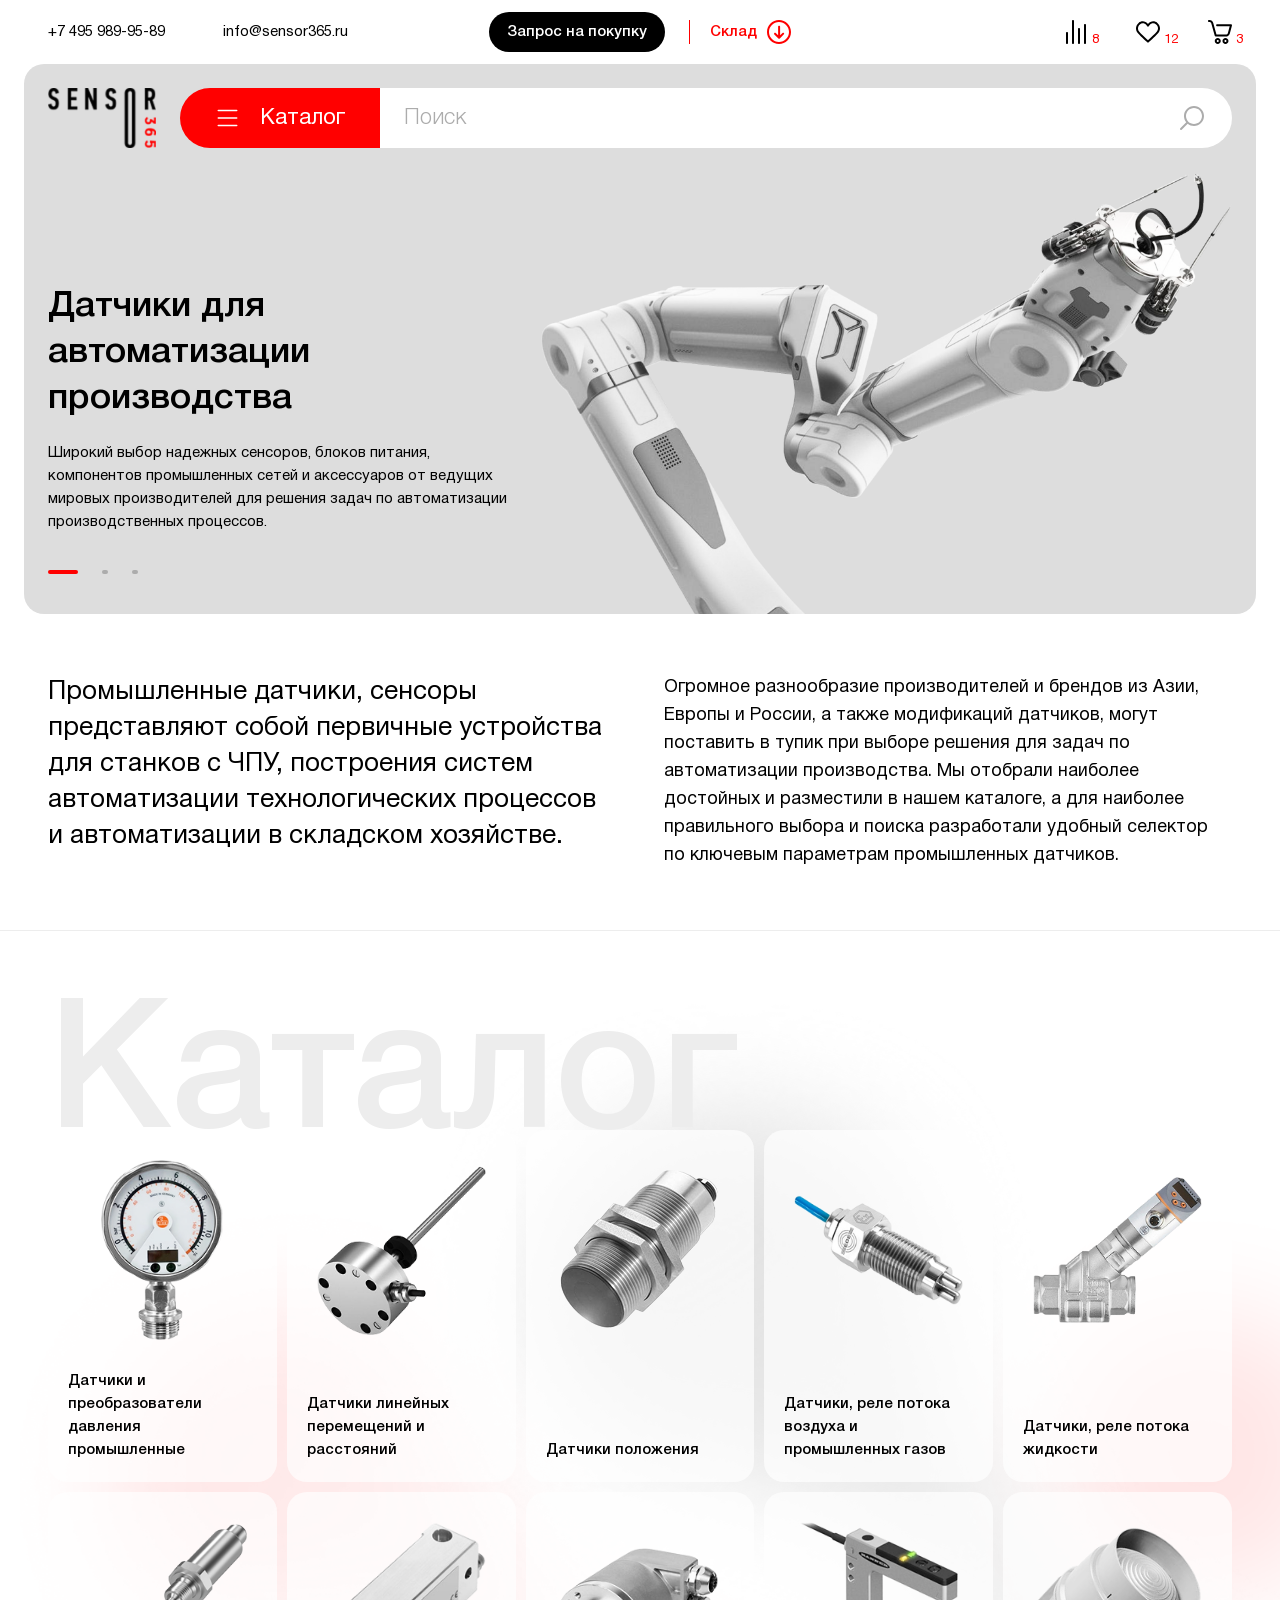
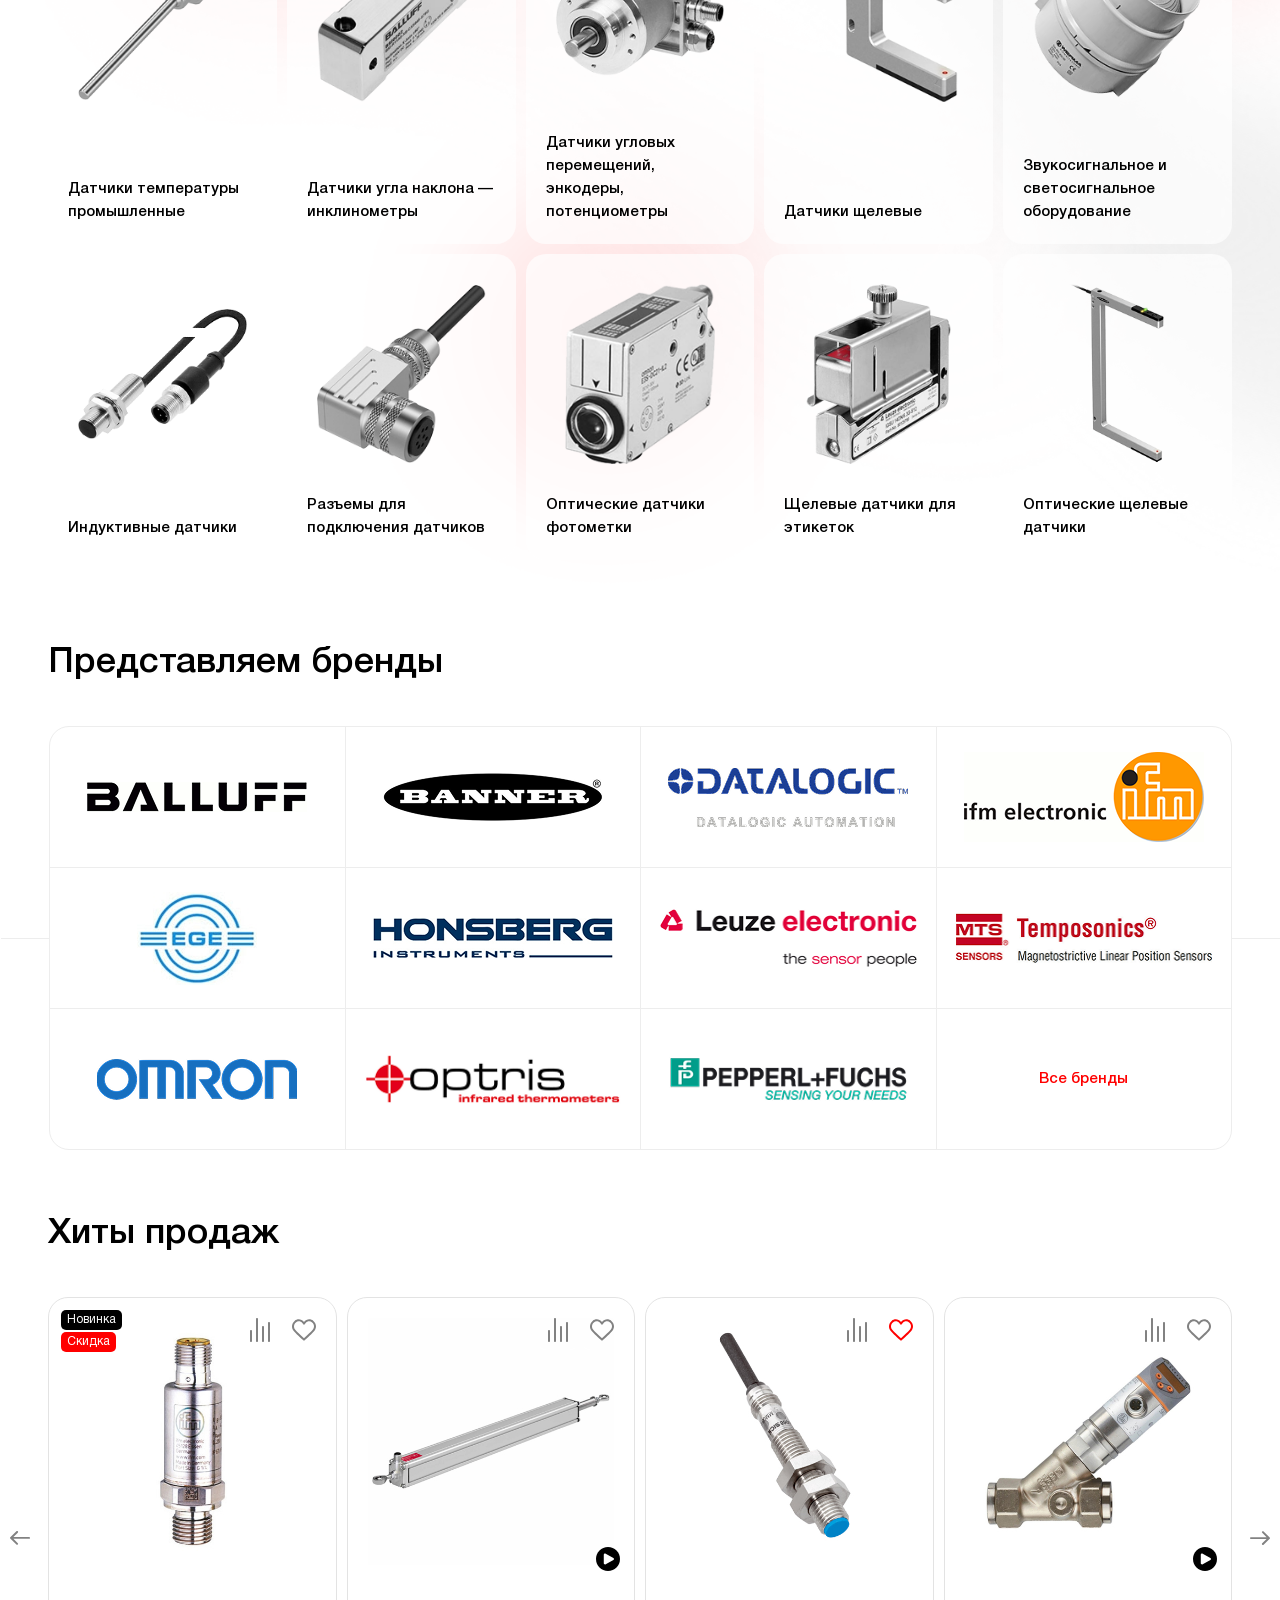
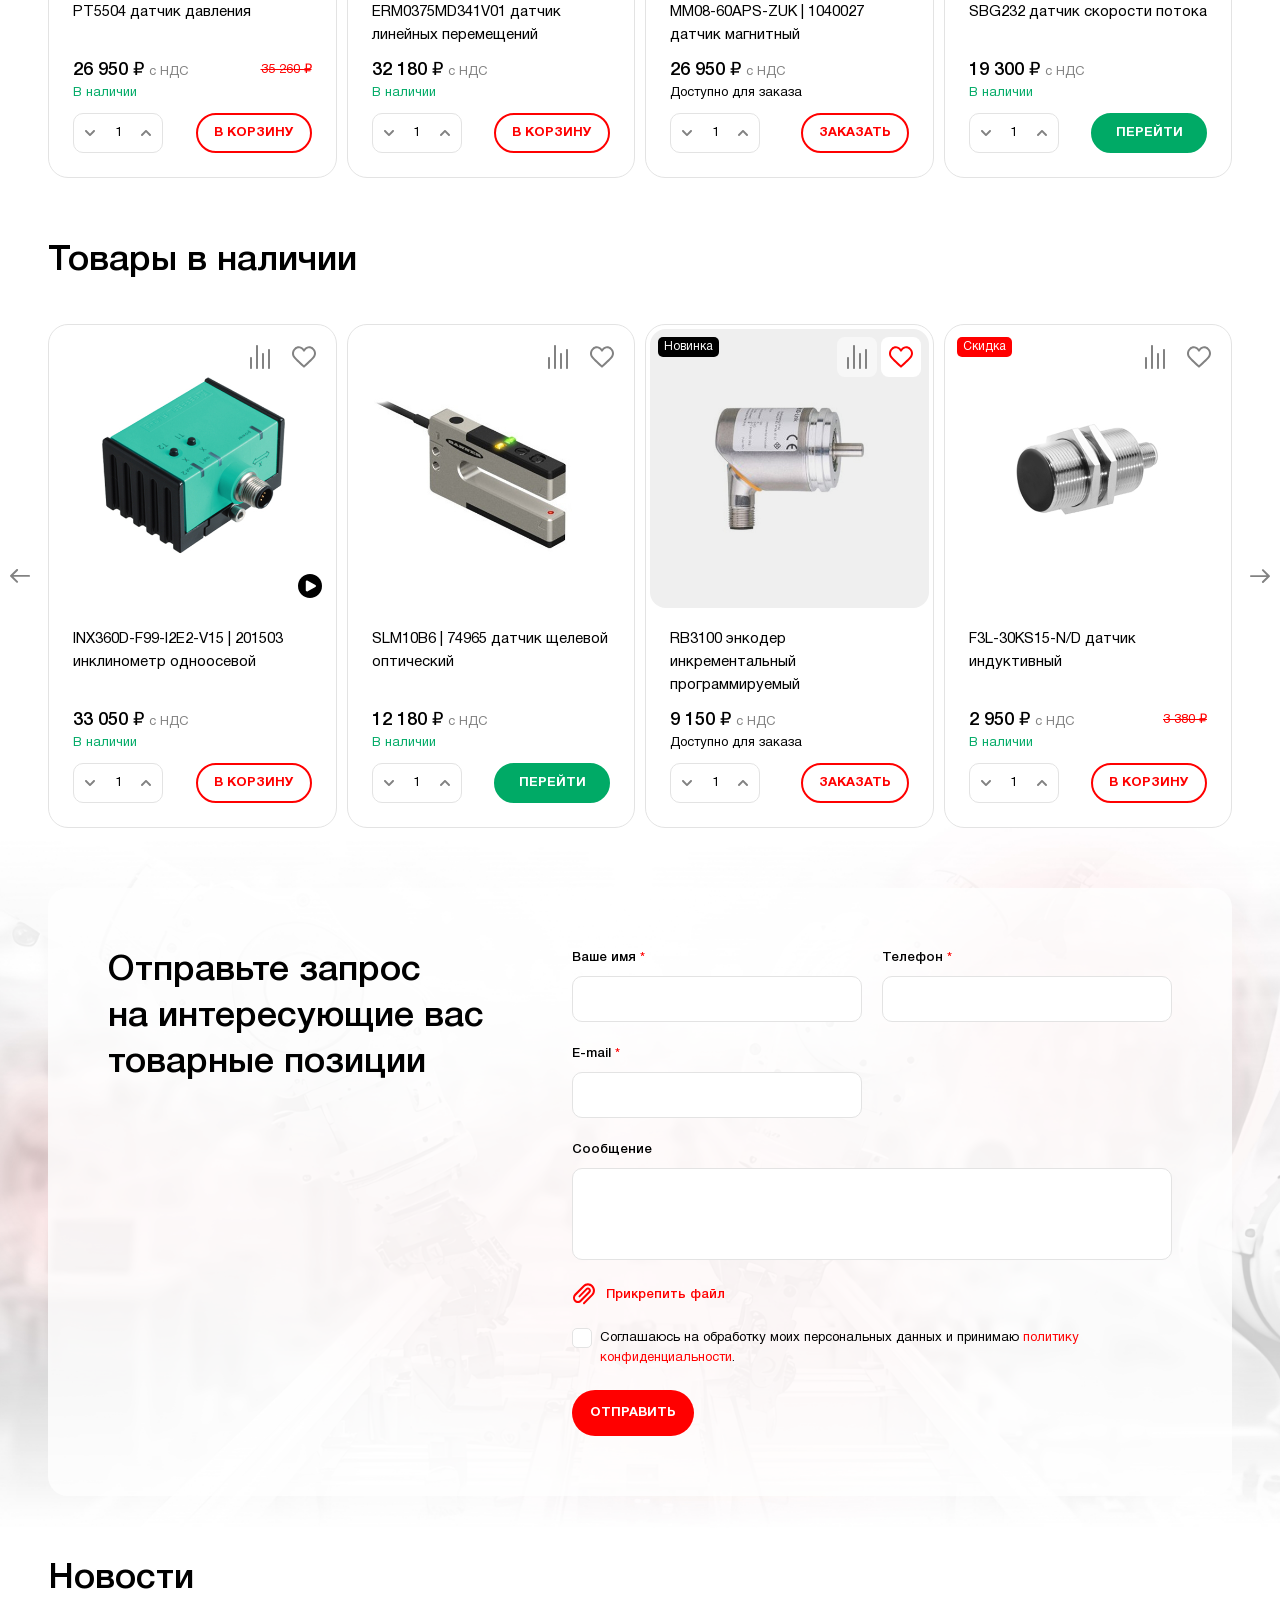
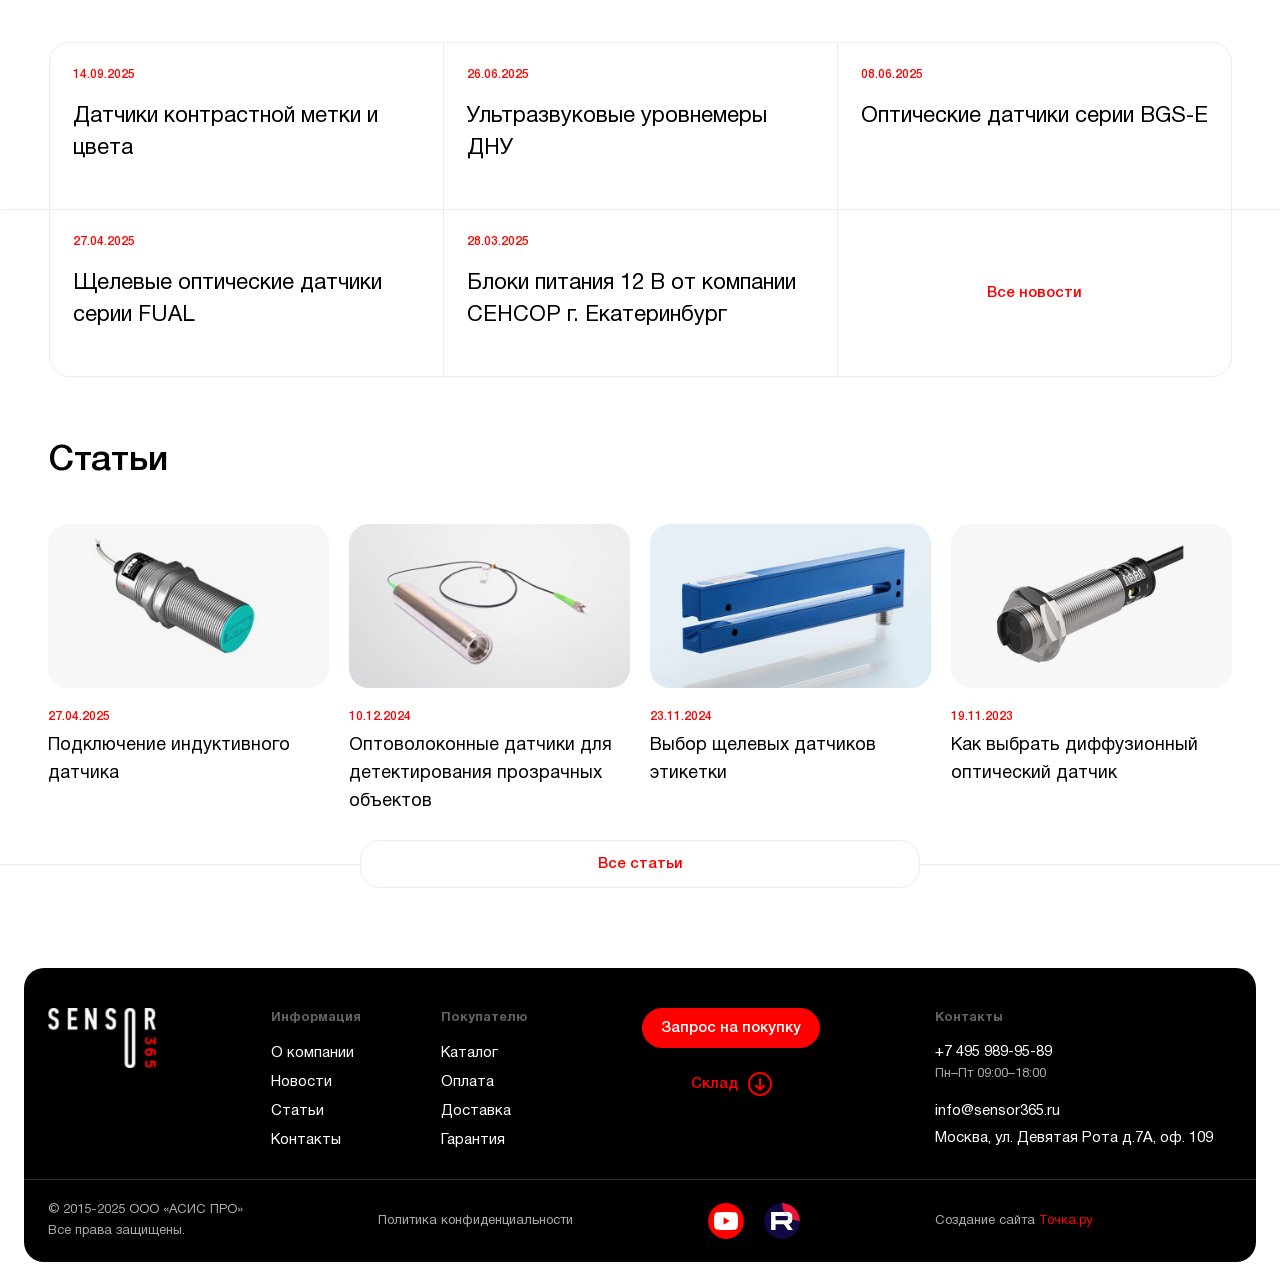
<file: index.html>
<!DOCTYPE html>
<html lang="ru">
	<head>
		<meta http-equiv="Content-Type" content="text/html; charset=utf-8">

		<!-- Adapting the page for mobile devices -->
		<meta name="viewport" content="width=device-width, initial-scale=1, maximum-scale=1">

		<!-- Prohibition of phone number recognition -->
		<meta name="format-detection" content="telephone=no">
		<meta name="SKYPE_TOOLBAR" content ="SKYPE_TOOLBAR_PARSER_COMPATIBLE">

		<!-- Page title -->
		<title>Заголовок страницы</title>

		<!-- Meta description -->
		<meta name="description" content="">

		<!-- Meta Keywords -->
		<meta name="keywords" content="">

		<!-- Site icon, size 32x32, transparency supported. Recommended format: .ico or .png -->
		<link rel="shortcut icon" href="favicon.png">

		<!-- Changing the color of the mobile browser panel -->
		<meta name="msapplication-TileColor" content="#000">
		<meta name="theme-color" content="#000">

		<!-- Connecting style files -->
		<link rel="stylesheet" href="css/swiper-bundle.min.css">
		<link rel="stylesheet" href="css/swiper.css">
		<link rel="stylesheet" href="css/fancybox.css">
		<link rel="stylesheet" href="css/ion.rangeSlider.css">
		<link rel="stylesheet" href="css/styles.css">

		<link rel="stylesheet" href="css/response_1899.css" media="print, (max-width: 1899px)">
		<link rel="stylesheet" href="css/response_1439.css" media="print, (max-width: 1439px)">
		<link rel="stylesheet" href="css/response_1279.css" media="print, (max-width: 1279px)">
		<link rel="stylesheet" href="css/response_1023.css" media="print, (max-width: 1023px)">
		<link rel="stylesheet" href="css/response_767.css" media="print, (max-width: 767px)">
		<link rel="stylesheet" href="css/response_479.css" media="(max-width: 479px)">
	</head>

	<body>
		<div class="wrap">
			<div class="main">
				<header>
					<button class="close_btn"></button>

					<div class="top">
						<div class="cont big row">
							<div class="contacts">
								<div class="phone">
									<a href="tel:+7 495 989-95-89">+7 495 989-95-89</a>
								</div>

								<div class="email">
									<a href="mailto:info@sensor365.ru">info@sensor365.ru</a>
								</div>
							</div>

							<div class="info">
								<button class="request_btn modal_btn" data-modal="request_modal">Запрос на покупку</button>

								<div class="warehouse">
									<a href="/">
										<span>Склад</span>
										<svg class="icon"><use xlink:href="images/sprite.svg#ic_arrow_circle_ver"></use></svg>
									</a>
								</div>
							</div>

							<div class="icon_links">
								<div class="compare_link">
									<a href="/">
										<svg class="icon"><use xlink:href="images/sprite.svg#ic_compare"></use></svg>
										<span class="count">8</span>
									</a>
								</div>

								<div class="favorite_link">
									<a href="/">
										<svg class="icon"><use xlink:href="images/sprite.svg#ic_favorite"></use></svg>
										<span class="count">12</span>
									</a>
								</div>

								<div class="cart_link">
									<a href="/">
										<svg class="icon"><use xlink:href="images/sprite.svg#ic_cart"></use></svg>
										<span class="count">3</span>
									</a>
								</div>
							</div>
						</div>
					</div>

					<div class="bottom absolute">
						<div class="cont">
							<div class="logo">
								<img src="images/logo.png" alt="">
							</div>

							<div class="catalog_menu modal_cont">
								<button class="btn mini_modal_btn" data-modal-id="#catalog_modal">
									<svg class="icon"><use xlink:href="images/sprite.svg#ic_menu"></use></svg>
									<svg class="icon"><use xlink:href="images/sprite.svg#ic_close"></use></svg>

									<span>Каталог</span>
								</button>

								<div class="mini_modal" id="catalog_modal">
									<div class="cont">
										<div class="grid_row">
											<div class="col">
												<div class="catalog_link" data-sub-col="1">
													<a href="/">Аксессуары</a>

													<div class="arr">
														<svg><use xlink:href="images/sprite.svg#ic_arr_double_hor"></use></svg>
													</div>
												</div>

												<div class="catalog_link">
													<a href="/">Блоки питания для ПЛК и датчиков</a>
												</div>

												<div class="catalog_link">
													<a href="/">Датчики и преобразователи давления промышленные</a>
												</div>

												<div class="catalog_link">
													<a href="/">Датчики линейных перемещений и расстояний</a>
												</div>

												<div class="catalog_link">
													<a href="/">Датчики оптические для специальных задач</a>
												</div>

												<div class="catalog_link">
													<a href="/">Датчики положения</a>
												</div>

												<div class="catalog_link">
													<a href="/">Датчики, реле потока воздуха и промышленных газов</a>
												</div>

												<div class="catalog_link">
													<a href="/">Датчики, реле потока жидкости</a>
												</div>

												<div class="catalog_link">
													<a href="/">Датчики температуры промышленные</a>
												</div>

												<div class="catalog_link">
													<a href="/">Датчики ускорения — акселерометры</a>
												</div>

												<div class="catalog_link">
													<a href="/">Датчики угла наклона — инклинометры</a>
												</div>

												<div class="catalog_link">
													<a href="/">Датчики угловых перемещений, энкодеры, потенциометры</a>
												</div>

												<div class="catalog_link">
													<a href="/">Датчики щелевые</a>
												</div>

												<div class="catalog_link">
													<a href="/">Индикаторы, преобразователи и регуляторы</a>
												</div>

												<div class="catalog_link">
													<a href="/">Мониторинг и диагностика</a>
												</div>

												<div class="catalog_link">
													<a href="/">Расходомеры жидкости</a>
												</div>

												<div class="catalog_link">
													<a href="/">Расходомеры сжатого воздуха и промышленных газов</a>
												</div>

												<div class="catalog_link">
													<a href="/">Сигнализаторы уровня жидкости и сыпучих веществ</a>
												</div>

												<div class="catalog_link">
													<a href="/">Сканеры штрих-кодов промышленные</a>
												</div>

												<div class="catalog_link">
													<a href="/">RFID компоненты</a>
												</div>

												<div class="catalog_link">
													<a href="/">Уровнемеры</a>
												</div>

												<div class="catalog_link">
													<a href="/">Сигнальное оборудование</a>
												</div>

												<div class="catalog_link">
													<a href="/">Безопасность на производстве</a>
												</div>

												<div class="catalog_link">
													<a href="/">Промышленные интерфейсы</a>
												</div>

												<div class="catalog_link">
													<a href="/">Системы освещения на производстве</a>
												</div>

												<div class="catalog_link">
													<a href="/">Бесконтактные системы передачи данных</a>
												</div>
											</div>

											<div class="col sub_col sub_col_1">
												<button class="back_btn">
													<svg class="icon"><use xlink:href="images/sprite.svg#ic_arrow_hor"></use></svg>
													<span>Назад</span>
												</button>

												<div class="catalog_link" data-sub-col="1">
													<a href="/">Емкостные датчики <small>(48)</small></a>

													<div class="arr">
														<svg><use xlink:href="images/sprite.svg#ic_arr_double_hor"></use></svg>
													</div>
												</div>

												<div class="catalog_link">
													<a href="/">Индуктивные датчики <small>(129)</small></a>
												</div>

												<div class="catalog_link">
													<a href="/">Индуктивные датчики для контроля частоты вращения <small>(3)</small></a>
												</div>

												<div class="catalog_link">
													<a href="/">Индуктивные датчики кольцевые <small>(19)</small></a>
												</div>

												<div class="catalog_link">
													<a href="/">Магнитные датчики <small>(28)</small></a>
												</div>

												<div class="catalog_link">
													<a href="/">Магнитные датчики для пневмоцилиндров <small>(21)</small></a>
												</div>

												<div class="catalog_link">
													<a href="/">Оптические датчики диффузионные <small>(47)</small></a>
												</div>

												<div class="catalog_link">
													<a href="/">Оптические датчики — однолучевые барьеры <small>(16)</small></a>
												</div>

												<div class="catalog_link">
													<a href="/">Оптические датчики — многолучевые барьеры <small>(88)</small></a>
												</div>

												<div class="catalog_link">
													<a href="/">Оптические датчики рефлекторные <small>(36)</small></a>
												</div>

												<div class="catalog_link">
													<a href="/">Радарные датчики движения <small>(60)</small></a>
												</div>

												<div class="catalog_link">
													<a href="/">Ультразвуковые датчики — однолучевые барьеры <small>(42)</small></a>
												</div>

												<div class="catalog_link">
													<a href="/">Датчики касания и сенсорные кнопки <small>(37)</small></a>
												</div>

												<div class="catalog_link">
													<a href="/">Датчики двойного листа и контроля склейки <small>(18)</small></a>
												</div>

												<div class="catalog_link">
													<a href="/">Детекторы транспорта <small>(22)</small></a>
												</div>

												<div class="catalog_link">
													<a href="/">Электромеханические выключатели <small>(8)</small></a>
												</div>
											</div>

											<div class="col sub_sub_col sub_sub_col_1">
												<button class="back_btn">
													<svg class="icon"><use xlink:href="images/sprite.svg#ic_arrow_hor"></use></svg>
													<span>Назад</span>
												</button>

												<div class="catalog_link">
													<a href="/">Емкостные датчики <small>(9)</small></a>
												</div>

												<div class="catalog_link">
													<a href="/">Емкостные датчики в прямоугольных корпусах <small>(13)</small></a>
												</div>

												<div class="catalog_link">
													<a href="/">Емкостные датчики в цилиндрических корпусах <small>(25)</small></a>
												</div>
											</div>
										</div>
									</div>
								</div>
							</div>

							<div class="search">
								<form action="">
									<input type="text" name="" value="" class="input" placeholder="Поиск">

									<button type="reset" class="reset_btn">
										<svg class="icon"><use xlink:href="images/sprite.svg#ic_close"></use></svg>
									</button>

									<button type="submit" class="submit_btn">
										<svg class="icon"><use xlink:href="images/sprite.svg#ic_search"></use></svg>
									</button>
								</form>

								<div class="tips">
									<div class="quike_links">
										<div><a href="/">Датчик</a></div>
									</div>

									<div class="row">
										<div class="in_category">
											<div class="title">Найти в категории</div>

											<div class="items">
												<div><a href="/">Индуктивные <b>датчик</b>и для контроля частоты вращения</a></div>

												<div><a href="/">Индуктивные <b>датчик</b>и кольцевые</a></div>

												<div><a href="/">Магнитные <b>датчик</b>и</a></div>

												<div><a href="/">Магнитные <b>датчик</b>и для пневмоцилиндров</a></div>

												<div><a href="/">Оптические <b>датчик</b>и диффузионные</a></div>
											</div>

											<button class="spoler_btn">Ещё категории (5)</button>
										</div>

										<div class="popular">
											<div class="title">Популярные товары</div>

											<div class="items">
												<a href="/" class="product">
													<picture class="thumb">
														<img src="images/tmp/search_product_thumb1.jpg" alt="" loading="lazy">
													</picture>

													<div>
														<div class="name">APZ 2422-G-B-6000-D-34-A-740-WF-00 <b>датчик</b> давления</div>

														<div class="price">26 950 ₽</div>
													</div>
												</a>

												<a href="/" class="product">
													<picture class="thumb">
														<img src="images/tmp/search_product_thumb2.jpg" alt="" loading="lazy">
													</picture>

													<div>
														<div class="name">E3FA-DN22 <b>датчик</b> оптический</div>

														<div class="price">5 360 ₽</div>
													</div>
												</a>

												<a href="/" class="product">
													<picture class="thumb">
														<img src="images/tmp/search_product_thumb3.jpg" alt="" loading="lazy">
													</picture>

													<div>
														<div class="name">RI360P1-DSU35-ELIU5X2-H1151 | 1590866 <b>датчик</b> угловых перемещений</div>

														<div class="price">Цена по запросу</div>
													</div>
												</a>
											</div>
										</div>
									</div>
								</div>
							</div>
						</div>
					</div>
				</header>


				<section class="mob_header absolute">
					<div class="cont">
						<div class="logo">
							<img src="images/logo.png" alt="">
						</div>

						<div class="icon_links">
							<!-- <div class="compare_link">
								<a href="/">
									<svg class="icon"><use xlink:href="images/sprite.svg#ic_compare"></use></svg>
									<span class="count">8</span>
								</a>
							</div> -->

							<div class="search_btn">
								<button class="btn">
									<svg class="icon"><use xlink:href="images/sprite.svg#ic_search"></use></svg>
								</button>
							</div>

							<div class="favorite_link">
								<a href="/">
									<svg class="icon"><use xlink:href="images/sprite.svg#ic_favorite"></use></svg>
									<span class="count">12</span>
								</a>
							</div>

							<div class="cart_link">
								<a href="/">
									<svg class="icon"><use xlink:href="images/sprite.svg#ic_cart"></use></svg>
									<span class="count">3</span>
								</a>
							</div>
						</div>

						<button class="mob_menu_btn">
							<svg class="icon"><use xlink:href="images/sprite.svg#ic_menu"></use></svg>
						</button>
					</div>
				</section>


				<section class="main_slider">
					<div class="swiper">
						<div class="swiper-wrapper">
							<div class="swiper-slide">
								<div class="cont">
									<div class="data">
										<h1 class="title">Датчики для автоматизации производства</h1>

										<div class="desc">Широкий выбор надежных сенсоров, блоков питания, компонентов промышленных сетей и аксессуаров от ведущих мировых производителей для решения задач по автоматизации производственных процессов.</div>
									</div>
								</div>

								<picture class="image">
									<img src="images/tmp/main_slider_img.png" alt="" loading="lazy">
								</picture>
							</div>

							<div class="swiper-slide">
								<div class="cont">
									<div class="data">
										<h1 class="title">Датчики для автоматизации производства</h1>

										<div class="desc">Широкий выбор надежных сенсоров, блоков питания, компонентов промышленных сетей и аксессуаров от ведущих мировых производителей для решения задач по автоматизации производственных процессов.</div>
									</div>
								</div>

								<picture class="image">
									<img src="images/tmp/main_slider_img.png" alt="" loading="lazy">
								</picture>
							</div>

							<div class="swiper-slide">
								<div class="cont">
									<div class="data">
										<h1 class="title">Датчики для автоматизации производства</h1>

										<div class="desc">Широкий выбор надежных сенсоров, блоков питания, компонентов промышленных сетей и аксессуаров от ведущих мировых производителей для решения задач по автоматизации производственных процессов.</div>
									</div>
								</div>

								<picture class="image">
									<img src="images/tmp/main_slider_img.png" alt="" loading="lazy">
								</picture>
							</div>
						</div>

						<div class="swiper-pagination"></div>
					</div>
				</section>


				<section class="about_text block">
					<div class="cont">
						<p class="big">Промышленные датчики, сенсоры представляют собой первичные устройства для станков с ЧПУ, построения систем автоматизации технологических процессов и автоматизации в складском хозяйстве.</p>

						<p>Огромное разнообразие производителей и брендов из Азии, Европы и России, а также модификаций датчиков, могут поставить в тупик при выборе решения для задач по автоматизации производства. Мы отобрали наиболее достойных и разместили в нашем каталоге, а для наиболее правильного выбора и поиска разработали удобный селектор по ключевым параметрам промышленных датчиков.</p>
					</div>
				</section>


				<section class="catalog block">
					<div class="cont big">
						<h2 class="big_title">Каталог</h2>
					</div>

					<div class="cont">
						<div class="grid_row">
							<a href="/" class="category">
								<picture class="thumb">
									<img src="images/tmp/category_thumb1.png" alt="" loading="lazy">
								</picture>

								<span class="name">Датчики и преобразователи давления промышленные</span>
							</a>

							<a href="/" class="category">
								<picture class="thumb">
									<img src="images/tmp/category_thumb2.png" alt="" loading="lazy">
								</picture>

								<span class="name">Датчики линейных перемещений и расстояний</span>
							</a>

							<a href="/" class="category">
								<picture class="thumb">
									<img src="images/tmp/category_thumb3.png" alt="" loading="lazy">
								</picture>

								<span class="name">Датчики положения</span>
							</a>

							<a href="/" class="category">
								<picture class="thumb">
									<img src="images/tmp/category_thumb4.png" alt="" loading="lazy">
								</picture>

								<span class="name">Датчики, реле потока воздуха и промышленных газов</span>
							</a>

							<a href="/" class="category">
								<picture class="thumb">
									<img src="images/tmp/category_thumb5.png" alt="" loading="lazy">
								</picture>

								<span class="name">Датчики, реле потока жидкости</span>
							</a>

							<a href="/" class="category">
								<picture class="thumb">
									<img src="images/tmp/category_thumb6.png" alt="" loading="lazy">
								</picture>

								<span class="name">Датчики температуры промышленные</span>
							</a>

							<a href="/" class="category">
								<picture class="thumb">
									<img src="images/tmp/category_thumb7.png" alt="" loading="lazy">
								</picture>

								<span class="name">Датчики угла наклона — инклинометры</span>
							</a>

							<a href="/" class="category">
								<picture class="thumb">
									<img src="images/tmp/category_thumb8.png" alt="" loading="lazy">
								</picture>

								<span class="name">Датчики угловых перемещений, энкодеры, потенциометры</span>
							</a>

							<a href="/" class="category">
								<picture class="thumb">
									<img src="images/tmp/category_thumb9.png" alt="" loading="lazy">
								</picture>

								<span class="name">Датчики щелевые</span>
							</a>

							<a href="/" class="category">
								<picture class="thumb">
									<img src="images/tmp/category_thumb10.png" alt="" loading="lazy">
								</picture>

								<span class="name">Звукосигнальное и светосигнальное оборудование</span>
							</a>

							<a href="/" class="category">
								<picture class="thumb">
									<img src="images/tmp/category_thumb11.png" alt="" loading="lazy">
								</picture>

								<span class="name">Индуктивные датчики</span>
							</a>

							<a href="/" class="category">
								<picture class="thumb">
									<img src="images/tmp/category_thumb12.png" alt="" loading="lazy">
								</picture>

								<span class="name">Разъемы для подключения датчиков</span>
							</a>

							<a href="/" class="category">
								<picture class="thumb">
									<img src="images/tmp/category_thumb13.png" alt="" loading="lazy">
								</picture>

								<span class="name">Оптические датчики фотометки</span>
							</a>

							<a href="/" class="category">
								<picture class="thumb">
									<img src="images/tmp/category_thumb14.png" alt="" loading="lazy">
								</picture>

								<span class="name">Щелевые датчики для этикеток</span>
							</a>

							<a href="/" class="category">
								<picture class="thumb">
									<img src="images/tmp/category_thumb15.png" alt="" loading="lazy">
								</picture>

								<span class="name">Оптические щелевые датчики</span>
							</a>
						</div>
					</div>

					<picture class="bg">
						<img src="images/bg_catalog.png" alt="" loading="lazy">
					</picture>
				</section>


				<section class="brands block">
					<div class="cont">
						<div class="block_head">
							<h2 class="title">Представляем бренды</h2>
						</div>

						<div class="grid_row">
							<a href="/" class="brand">
								<picture class="thumb">
									<img src="images/tmp/brand_logo1.png" alt="" loading="lazy">
								</picture>
							</a>

							<a href="/" class="brand">
								<picture class="thumb">
									<img src="images/tmp/brand_logo2.png" alt="" loading="lazy">
								</picture>
							</a>

							<a href="/" class="brand">
								<picture class="thumb">
									<img src="images/tmp/brand_logo3.png" alt="" loading="lazy">
								</picture>
							</a>

							<a href="/" class="brand">
								<picture class="thumb">
									<img src="images/tmp/brand_logo4.png" alt="" loading="lazy">
								</picture>
							</a>

							<a href="/" class="brand">
								<picture class="thumb">
									<img src="images/tmp/brand_logo5.png" alt="" loading="lazy">
								</picture>
							</a>

							<a href="/" class="brand">
								<picture class="thumb">
									<img src="images/tmp/brand_logo6.png" alt="" loading="lazy">
								</picture>
							</a>

							<a href="/" class="brand">
								<picture class="thumb">
									<img src="images/tmp/brand_logo7.png" alt="" loading="lazy">
								</picture>
							</a>

							<a href="/" class="brand">
								<picture class="thumb">
									<img src="images/tmp/brand_logo8.png" alt="" loading="lazy">
								</picture>
							</a>

							<a href="/" class="brand">
								<picture class="thumb">
									<img src="images/tmp/brand_logo9.png" alt="" loading="lazy">
								</picture>
							</a>

							<a href="/" class="brand">
								<picture class="thumb">
									<img src="images/tmp/brand_logo10.png" alt="" loading="lazy">
								</picture>
							</a>

							<a href="/" class="brand">
								<picture class="thumb">
									<img src="images/tmp/brand_logo11.png" alt="" loading="lazy">
								</picture>
							</a>

							<a href="/" class="all_link">
								<span>Все бренды</span>
								<svg class="arrow"><use xlink:href="images/sprite.svg#ic_arrow_hor_big"></use></svg>
							</a>
						</div>
					</div>
				</section>


				<section class="products block">
					<div class="cont">
						<div class="block_head">
							<h2 class="title">Хиты продаж</h2>
						</div>

						<div class="swiper">
							<div class="swiper-wrapper">
								<div class="swiper-slide">
									<div class="product">
										<div class="stickers">
											<div><div class="sticker new">Новинка</div></div>
											<div><div class="sticker discount">Скидка</div></div>
										</div>

										<div class="btns">
											<button class="btn compare_btn">
												<svg class="icon"><use xlink:href="images/sprite.svg#ic_compare"></use></svg>

												<span>Добавить в сравнение</span>
												<span>Удалить из сравнения</span>
											</button>

											<button class="btn favorite_btn">
												<svg class="icon"><use xlink:href="images/sprite.svg#ic_favorite"></use></svg>

												<span>Добавить в избранное</span>
												<span>Удалить из избранного</span>
											</button>
										</div>

										<a href="/" class="image">
											<picture class="thumb">
												<img src="images/tmp/product_thumb1.jpg" alt="" loading="lazy" class="cover">
											</picture>
										</a>

										<div class="info">
											<div class="name">
												<a href="/">PT5504 датчик давления</a>
											</div>

											<div class="price">
												<div>26 950 ₽ <span>с НДС</span></div>
												<div class="old">35 260 ₽</div>
											</div>

											<div class="available green">В наличии</div>

											<div class="buy">
												<div class="amount">
													<button type="button" class="btn minus">
														<svg class="icon"><use xlink:href="images/sprite.svg#ic_arr_ver"></use></svg>
													</button>

													<input type="text" value="1" class="input" data-minimum="1" data-maximum="99" data-step="1" data-unit="" maxlength="2">

													<button type="button" class="btn plus">
														<svg class="icon"><use xlink:href="images/sprite.svg#ic_arr_ver"></use></svg>
													</button>
												</div>

												<button class="buy_btn">
													<span>В КОРЗИНУ</span>
													<span>ПЕРЕЙТИ</span>
												</button>
											</div>
										</div>
									</div>
								</div>

								<div class="swiper-slide">
									<div class="product">
										<div class="btns">
											<button class="btn compare_btn">
												<svg class="icon"><use xlink:href="images/sprite.svg#ic_compare"></use></svg>

												<span>Добавить в сравнение</span>
												<span>Удалить из сравнения</span>
											</button>

											<button class="btn favorite_btn">
												<svg class="icon"><use xlink:href="images/sprite.svg#ic_favorite"></use></svg>

												<span>Добавить в избранное</span>
												<span>Удалить из избранного</span>
											</button>
										</div>

										<a href="/" class="image">
											<picture class="thumb">
												<img src="images/tmp/product_thumb2.jpg" alt="" loading="lazy" class="cover">
											</picture>

											<svg class="video_icon"><use xlink:href="images/sprite.svg#ic_video_play"></use></svg>
										</a>

										<div class="info">
											<div class="name">
												<a href="/">ERM0375MD341V01 датчик линейных перемещений</a>
											</div>

											<div class="price">
												<div>32 180 ₽ <span>с НДС</span></div>
											</div>

											<div class="available green">В наличии</div>

											<div class="buy">
												<div class="amount">
													<button type="button" class="btn minus">
														<svg class="icon"><use xlink:href="images/sprite.svg#ic_arr_ver"></use></svg>
													</button>

													<input type="text" value="1" class="input" data-minimum="1" data-maximum="99" data-step="1" data-unit="" maxlength="2">

													<button type="button" class="btn plus">
														<svg class="icon"><use xlink:href="images/sprite.svg#ic_arr_ver"></use></svg>
													</button>
												</div>

												<button class="buy_btn">
													<span>В КОРЗИНУ</span>
													<span>ПЕРЕЙТИ</span>
												</button>
											</div>
										</div>
									</div>
								</div>

								<div class="swiper-slide">
									<div class="product">
										<div class="btns">
											<button class="btn compare_btn">
												<svg class="icon"><use xlink:href="images/sprite.svg#ic_compare"></use></svg>

												<span>Добавить в сравнение</span>
												<span>Удалить из сравнения</span>
											</button>

											<button class="btn favorite_btn active">
												<svg class="icon"><use xlink:href="images/sprite.svg#ic_favorite"></use></svg>

												<span>Добавить в избранное</span>
												<span>Удалить из избранного</span>
											</button>
										</div>

										<a href="/" class="image">
											<picture class="thumb">
												<img src="images/tmp/product_thumb3.jpg" alt="" loading="lazy" class="cover">
											</picture>
										</a>

										<div class="info">
											<div class="name">
												<a href="/">MM08-60APS-ZUK | 1040027 датчик магнитный</a>
											</div>

											<div class="price">
												<div>26 950 ₽ <span>с НДС</span></div>
											</div>

											<div class="available">Доступно для заказа</div>

											<div class="buy">
												<div class="amount">
													<button type="button" class="btn minus">
														<svg class="icon"><use xlink:href="images/sprite.svg#ic_arr_ver"></use></svg>
													</button>

													<input type="text" value="1" class="input" data-minimum="1" data-maximum="99" data-step="1" data-unit="" maxlength="2">

													<button type="button" class="btn plus">
														<svg class="icon"><use xlink:href="images/sprite.svg#ic_arr_ver"></use></svg>
													</button>
												</div>

												<button class="buy_btn">
													<span>ЗАКАЗАТЬ</span>
													<span>ПЕРЕЙТИ</span>
												</button>
											</div>
										</div>
									</div>
								</div>

								<div class="swiper-slide">
									<div class="product">
										<div class="btns">
											<button class="btn compare_btn">
												<svg class="icon"><use xlink:href="images/sprite.svg#ic_compare"></use></svg>

												<span>Добавить в сравнение</span>
												<span>Удалить из сравнения</span>
											</button>

											<button class="btn favorite_btn">
												<svg class="icon"><use xlink:href="images/sprite.svg#ic_favorite"></use></svg>

												<span>Добавить в избранное</span>
												<span>Удалить из избранного</span>
											</button>
										</div>

										<a href="/" class="image">
											<picture class="thumb">
												<img src="images/tmp/product_thumb4.jpg" alt="" loading="lazy" class="cover">
											</picture>

											<svg class="video_icon"><use xlink:href="images/sprite.svg#ic_video_play"></use></svg>
										</a>

										<div class="info">
											<div class="name">
												<a href="/">SBG232 датчик скорости потока</a>
											</div>

											<div class="price">
												<div>19 300 ₽ <span>с НДС</span></div>
											</div>

											<div class="available green">В наличии</div>

											<div class="buy">
												<div class="amount">
													<button type="button" class="btn minus">
														<svg class="icon"><use xlink:href="images/sprite.svg#ic_arr_ver"></use></svg>
													</button>

													<input type="text" value="1" class="input" data-minimum="1" data-maximum="99" data-step="1" data-unit="" maxlength="2">

													<button type="button" class="btn plus">
														<svg class="icon"><use xlink:href="images/sprite.svg#ic_arr_ver"></use></svg>
													</button>
												</div>

												<button class="buy_btn active">
													<span>В КОРЗИНУ</span>
													<span>ПЕРЕЙТИ</span>
												</button>
											</div>
										</div>
									</div>
								</div>

								<div class="swiper-slide">
									<div class="product">
										<div class="btns">
											<button class="btn compare_btn">
												<svg class="icon"><use xlink:href="images/sprite.svg#ic_compare"></use></svg>

												<span>Добавить в сравнение</span>
												<span>Удалить из сравнения</span>
											</button>

											<button class="btn favorite_btn">
												<svg class="icon"><use xlink:href="images/sprite.svg#ic_favorite"></use></svg>

												<span>Добавить в избранное</span>
												<span>Удалить из избранного</span>
											</button>
										</div>

										<a href="/" class="image">
											<picture class="thumb">
												<img src="images/tmp/product_thumb5.jpg" alt="" loading="lazy" class="cover">
											</picture>
										</a>

										<div class="info">
											<div class="name">
												<a href="/">OPTCTL1MH пирометр стационарный</a>
											</div>

											<div class="price request">
												Цена по запросу

												<div class="tooltip">
													<svg class="icon"><use xlink:href="images/sprite.svg#ic_tooltip"></use></svg>

													<div class="text">Точную цену можно узнать после отправки запроса.</div>
												</div>
											</div>

											<div class="available">Доступно для заказа</div>

											<div class="buy">
												<div class="amount">
													<button type="button" class="btn minus">
														<svg class="icon"><use xlink:href="images/sprite.svg#ic_arr_ver"></use></svg>
													</button>

													<input type="text" value="1" class="input" data-minimum="1" data-maximum="99" data-step="1" data-unit="" maxlength="2">

													<button type="button" class="btn plus">
														<svg class="icon"><use xlink:href="images/sprite.svg#ic_arr_ver"></use></svg>
													</button>
												</div>

												<button class="buy_btn">
													<span>ЗАКАЗАТЬ</span>
													<span>ПЕРЕЙТИ</span>
												</button>
											</div>
										</div>
									</div>
								</div>

								<div class="swiper-slide">
									<div class="product">
										<div class="stickers">
											<div><div class="sticker new">Новинка</div></div>
											<div><div class="sticker discount">Скидка</div></div>
										</div>

										<div class="btns">
											<button class="btn compare_btn">
												<svg class="icon"><use xlink:href="images/sprite.svg#ic_compare"></use></svg>

												<span>Добавить в сравнение</span>
												<span>Удалить из сравнения</span>
											</button>

											<button class="btn favorite_btn">
												<svg class="icon"><use xlink:href="images/sprite.svg#ic_favorite"></use></svg>

												<span>Добавить в избранное</span>
												<span>Удалить из избранного</span>
											</button>
										</div>

										<a href="/" class="image">
											<picture class="thumb">
												<img src="images/tmp/product_thumb1.jpg" alt="" loading="lazy" class="cover">
											</picture>
										</a>

										<div class="info">
											<div class="name">
												<a href="/">PT5504 датчик давления</a>
											</div>

											<div class="price">
												<div>26 950 ₽ <span>с НДС</span></div>
												<div class="old">35 260 ₽</div>
											</div>

											<div class="available green">В наличии</div>

											<div class="buy">
												<div class="amount">
													<button type="button" class="btn minus">
														<svg class="icon"><use xlink:href="images/sprite.svg#ic_arr_ver"></use></svg>
													</button>

													<input type="text" value="1" class="input" data-minimum="1" data-maximum="99" data-step="1" data-unit="" maxlength="2">

													<button type="button" class="btn plus">
														<svg class="icon"><use xlink:href="images/sprite.svg#ic_arr_ver"></use></svg>
													</button>
												</div>

												<button class="buy_btn">
													<span>В КОРЗИНУ</span>
													<span>ПЕРЕЙТИ</span>
												</button>
											</div>
										</div>
									</div>
								</div>

								<div class="swiper-slide">
									<div class="product">
										<div class="btns">
											<button class="btn compare_btn">
												<svg class="icon"><use xlink:href="images/sprite.svg#ic_compare"></use></svg>

												<span>Добавить в сравнение</span>
												<span>Удалить из сравнения</span>
											</button>

											<button class="btn favorite_btn">
												<svg class="icon"><use xlink:href="images/sprite.svg#ic_favorite"></use></svg>

												<span>Добавить в избранное</span>
												<span>Удалить из избранного</span>
											</button>
										</div>

										<a href="/" class="image">
											<picture class="thumb">
												<img src="images/tmp/product_thumb2.jpg" alt="" loading="lazy" class="cover">
											</picture>

											<svg class="video_icon"><use xlink:href="images/sprite.svg#ic_video_play"></use></svg>
										</a>

										<div class="info">
											<div class="name">
												<a href="/">ERM0375MD341V01 датчик линейных перемещений</a>
											</div>

											<div class="price">
												<div>32 180 ₽ <span>с НДС</span></div>
											</div>

											<div class="available green">В наличии</div>

											<div class="buy">
												<div class="amount">
													<button type="button" class="btn minus">
														<svg class="icon"><use xlink:href="images/sprite.svg#ic_arr_ver"></use></svg>
													</button>

													<input type="text" value="1" class="input" data-minimum="1" data-maximum="99" data-step="1" data-unit="" maxlength="2">

													<button type="button" class="btn plus">
														<svg class="icon"><use xlink:href="images/sprite.svg#ic_arr_ver"></use></svg>
													</button>
												</div>

												<button class="buy_btn">
													<span>В КОРЗИНУ</span>
													<span>ПЕРЕЙТИ</span>
												</button>
											</div>
										</div>
									</div>
								</div>

								<div class="swiper-slide">
									<div class="product">
										<div class="btns">
											<button class="btn compare_btn">
												<svg class="icon"><use xlink:href="images/sprite.svg#ic_compare"></use></svg>

												<span>Добавить в сравнение</span>
												<span>Удалить из сравнения</span>
											</button>

											<button class="btn favorite_btn active">
												<svg class="icon"><use xlink:href="images/sprite.svg#ic_favorite"></use></svg>

												<span>Добавить в избранное</span>
												<span>Удалить из избранного</span>
											</button>
										</div>

										<a href="/" class="image">
											<picture class="thumb">
												<img src="images/tmp/product_thumb3.jpg" alt="" loading="lazy" class="cover">
											</picture>
										</a>

										<div class="info">
											<div class="name">
												<a href="/">MM08-60APS-ZUK | 1040027 датчик магнитный</a>
											</div>

											<div class="price">
												<div>26 950 ₽ <span>с НДС</span></div>
											</div>

											<div class="available">Доступно для заказа</div>

											<div class="buy">
												<div class="amount">
													<button type="button" class="btn minus">
														<svg class="icon"><use xlink:href="images/sprite.svg#ic_arr_ver"></use></svg>
													</button>

													<input type="text" value="1" class="input" data-minimum="1" data-maximum="99" data-step="1" data-unit="" maxlength="2">

													<button type="button" class="btn plus">
														<svg class="icon"><use xlink:href="images/sprite.svg#ic_arr_ver"></use></svg>
													</button>
												</div>

												<button class="buy_btn">
													<span>ЗАКАЗАТЬ</span>
													<span>ПЕРЕЙТИ</span>
												</button>
											</div>
										</div>
									</div>
								</div>

								<div class="swiper-slide">
									<div class="product">
										<div class="btns">
											<button class="btn compare_btn">
												<svg class="icon"><use xlink:href="images/sprite.svg#ic_compare"></use></svg>

												<span>Добавить в сравнение</span>
												<span>Удалить из сравнения</span>
											</button>

											<button class="btn favorite_btn">
												<svg class="icon"><use xlink:href="images/sprite.svg#ic_favorite"></use></svg>

												<span>Добавить в избранное</span>
												<span>Удалить из избранного</span>
											</button>
										</div>

										<a href="/" class="image">
											<picture class="thumb">
												<img src="images/tmp/product_thumb4.jpg" alt="" loading="lazy" class="cover">
											</picture>

											<svg class="video_icon"><use xlink:href="images/sprite.svg#ic_video_play"></use></svg>
										</a>

										<div class="info">
											<div class="name">
												<a href="/">SBG232 датчик скорости потока</a>
											</div>

											<div class="price">
												<div>19 300 ₽ <span>с НДС</span></div>
											</div>

											<div class="available green">В наличии</div>

											<div class="buy">
												<div class="amount">
													<button type="button" class="btn minus">
														<svg class="icon"><use xlink:href="images/sprite.svg#ic_arr_ver"></use></svg>
													</button>

													<input type="text" value="1" class="input" data-minimum="1" data-maximum="99" data-step="1" data-unit="" maxlength="2">

													<button type="button" class="btn plus">
														<svg class="icon"><use xlink:href="images/sprite.svg#ic_arr_ver"></use></svg>
													</button>
												</div>

												<button class="buy_btn active">
													<span>В КОРЗИНУ</span>
													<span>ПЕРЕЙТИ</span>
												</button>
											</div>
										</div>
									</div>
								</div>

								<div class="swiper-slide">
									<div class="product">
										<div class="btns">
											<button class="btn compare_btn">
												<svg class="icon"><use xlink:href="images/sprite.svg#ic_compare"></use></svg>

												<span>Добавить в сравнение</span>
												<span>Удалить из сравнения</span>
											</button>

											<button class="btn favorite_btn">
												<svg class="icon"><use xlink:href="images/sprite.svg#ic_favorite"></use></svg>

												<span>Добавить в избранное</span>
												<span>Удалить из избранного</span>
											</button>
										</div>

										<a href="/" class="image">
											<picture class="thumb">
												<img src="images/tmp/product_thumb5.jpg" alt="" loading="lazy" class="cover">
											</picture>
										</a>

										<div class="info">
											<div class="name">
												<a href="/">OPTCTL1MH пирометр стационарный</a>
											</div>

											<div class="price request">
												Цена по запросу

												<div class="tooltip">
													<svg class="icon"><use xlink:href="images/sprite.svg#ic_tooltip"></use></svg>

													<div class="text">Точную цену можно узнать после отправки запроса.</div>
												</div>
											</div>

											<div class="available">Доступно для заказа</div>

											<div class="buy">
												<div class="amount">
													<button type="button" class="btn minus">
														<svg class="icon"><use xlink:href="images/sprite.svg#ic_arr_ver"></use></svg>
													</button>

													<input type="text" value="1" class="input" data-minimum="1" data-maximum="99" data-step="1" data-unit="" maxlength="2">

													<button type="button" class="btn plus">
														<svg class="icon"><use xlink:href="images/sprite.svg#ic_arr_ver"></use></svg>
													</button>
												</div>

												<button class="buy_btn active">
													<span>ЗАКАЗАТЬ</span>
													<span>ПЕРЕЙТИ</span>
												</button>
											</div>
										</div>
									</div>
								</div>
							</div>

							<button class="swiper-button-prev">
								<svg class="icon"><use xlink:href="images/sprite.svg#ic_arrow_hor"></use></svg>
							</button>

							<button class="swiper-button-next">
								<svg class="icon"><use xlink:href="images/sprite.svg#ic_arrow_hor"></use></svg>
							</button>
						</div>
					</div>
				</section>


				<section class="products block">
					<div class="cont">
						<div class="block_head">
							<h2 class="title">Товары в наличии</h2>
						</div>

						<div class="swiper">
							<div class="swiper-wrapper">
								<div class="swiper-slide">
									<div class="product">
										<div class="btns">
											<button class="btn compare_btn">
												<svg class="icon"><use xlink:href="images/sprite.svg#ic_compare"></use></svg>

												<span>Добавить в сравнение</span>
												<span>Удалить из сравнения</span>
											</button>

											<button class="btn favorite_btn">
												<svg class="icon"><use xlink:href="images/sprite.svg#ic_favorite"></use></svg>

												<span>Добавить в избранное</span>
												<span>Удалить из избранного</span>
											</button>
										</div>

										<a href="/" class="image">
											<picture class="thumb">
												<img src="images/tmp/product_thumb6.jpg" alt="" loading="lazy" class="cover">
											</picture>

											<svg class="video_icon"><use xlink:href="images/sprite.svg#ic_video_play"></use></svg>
										</a>

										<div class="info">
											<div class="name">
												<a href="/">INX360D-F99-I2E2-V15 | 201503 инклинометр одноосевой</a>
											</div>

											<div class="price">
												<div>33 050 ₽ <span>с НДС</span></div>
											</div>

											<div class="available green">В наличии</div>

											<div class="buy">
												<div class="amount">
													<button type="button" class="btn minus">
														<svg class="icon"><use xlink:href="images/sprite.svg#ic_arr_ver"></use></svg>
													</button>

													<input type="text" value="1" class="input" data-minimum="1" data-maximum="99" data-step="1" data-unit="" maxlength="2">

													<button type="button" class="btn plus">
														<svg class="icon"><use xlink:href="images/sprite.svg#ic_arr_ver"></use></svg>
													</button>
												</div>

												<button class="buy_btn">
													<span>В КОРЗИНУ</span>
													<span>ПЕРЕЙТИ</span>
												</button>
											</div>
										</div>
									</div>
								</div>

								<div class="swiper-slide">
									<div class="product">
										<div class="btns">
											<button class="btn compare_btn">
												<svg class="icon"><use xlink:href="images/sprite.svg#ic_compare"></use></svg>

												<span>Добавить в сравнение</span>
												<span>Удалить из сравнения</span>
											</button>

											<button class="btn favorite_btn">
												<svg class="icon"><use xlink:href="images/sprite.svg#ic_favorite"></use></svg>

												<span>Добавить в избранное</span>
												<span>Удалить из избранного</span>
											</button>
										</div>

										<a href="/" class="image">
											<picture class="thumb">
												<img src="images/tmp/product_thumb7.jpg" alt="" loading="lazy" class="cover">
											</picture>
										</a>

										<div class="info">
											<div class="name">
												<a href="/">SLM10B6 | 74965 датчик щелевой оптический</a>
											</div>

											<div class="price">
												<div>12 180 ₽ <span>с НДС</span></div>
											</div>

											<div class="available green">В наличии</div>

											<div class="buy">
												<div class="amount">
													<button type="button" class="btn minus">
														<svg class="icon"><use xlink:href="images/sprite.svg#ic_arr_ver"></use></svg>
													</button>

													<input type="text" value="1" class="input" data-minimum="1" data-maximum="99" data-step="1" data-unit="" maxlength="2">

													<button type="button" class="btn plus">
														<svg class="icon"><use xlink:href="images/sprite.svg#ic_arr_ver"></use></svg>
													</button>
												</div>

												<button class="buy_btn active">
													<span>В КОРЗИНУ</span>
													<span>ПЕРЕЙТИ</span>
												</button>
											</div>
										</div>
									</div>
								</div>

								<div class="swiper-slide">
									<div class="product">
										<div class="stickers">
											<div><div class="sticker new">Новинка</div></div>
										</div>

										<div class="btns">
											<button class="btn compare_btn">
												<svg class="icon"><use xlink:href="images/sprite.svg#ic_compare"></use></svg>

												<span>Добавить в сравнение</span>
												<span>Удалить из сравнения</span>
											</button>

											<button class="btn favorite_btn active">
												<svg class="icon"><use xlink:href="images/sprite.svg#ic_favorite"></use></svg>

												<span>Добавить в избранное</span>
												<span>Удалить из избранного</span>
											</button>
										</div>

										<a href="/" class="image">
											<picture class="thumb">
												<img src="images/tmp/product_thumb8.jpg" alt="" loading="lazy" class="cover">
											</picture>
										</a>

										<div class="info">
											<div class="name">
												<a href="/">RB3100 энкодер инкрементальный программируемый</a>
											</div>

											<div class="price">
												<div>9 150 ₽ <span>с НДС</span></div>
											</div>

											<div class="available">Доступно для заказа</div>

											<div class="buy">
												<div class="amount">
													<button type="button" class="btn minus">
														<svg class="icon"><use xlink:href="images/sprite.svg#ic_arr_ver"></use></svg>
													</button>

													<input type="text" value="1" class="input" data-minimum="1" data-maximum="99" data-step="1" data-unit="" maxlength="2">

													<button type="button" class="btn plus">
														<svg class="icon"><use xlink:href="images/sprite.svg#ic_arr_ver"></use></svg>
													</button>
												</div>

												<button class="buy_btn">
													<span>ЗАКАЗАТЬ</span>
													<span>ПЕРЕЙТИ</span>
												</button>
											</div>
										</div>
									</div>
								</div>

								<div class="swiper-slide">
									<div class="product">
										<div class="stickers">
											<div><div class="sticker discount">Скидка</div></div>
										</div>

										<div class="btns">
											<button class="btn compare_btn">
												<svg class="icon"><use xlink:href="images/sprite.svg#ic_compare"></use></svg>

												<span>Добавить в сравнение</span>
												<span>Удалить из сравнения</span>
											</button>

											<button class="btn favorite_btn">
												<svg class="icon"><use xlink:href="images/sprite.svg#ic_favorite"></use></svg>

												<span>Добавить в избранное</span>
												<span>Удалить из избранного</span>
											</button>
										</div>

										<a href="/" class="image">
											<picture class="thumb">
												<img src="images/tmp/product_thumb9.jpg" alt="" loading="lazy" class="cover">
											</picture>
										</a>

										<div class="info">
											<div class="name">
												<a href="/">F3L-30KS15-N/D датчик индуктивный</a>
											</div>

											<div class="price">
												<div>2 950 ₽ <span>с НДС</span></div>
												<div class="old">3 380 ₽</div>
											</div>

											<div class="available green">В наличии</div>

											<div class="buy">
												<div class="amount">
													<button type="button" class="btn minus">
														<svg class="icon"><use xlink:href="images/sprite.svg#ic_arr_ver"></use></svg>
													</button>

													<input type="text" value="1" class="input" data-minimum="1" data-maximum="99" data-step="1" data-unit="" maxlength="2">

													<button type="button" class="btn plus">
														<svg class="icon"><use xlink:href="images/sprite.svg#ic_arr_ver"></use></svg>
													</button>
												</div>

												<button class="buy_btn">
													<span>В КОРЗИНУ</span>
													<span>ПЕРЕЙТИ</span>
												</button>
											</div>
										</div>
									</div>
								</div>

								<div class="swiper-slide">
									<div class="product">
										<div class="btns">
											<button class="btn compare_btn">
												<svg class="icon"><use xlink:href="images/sprite.svg#ic_compare"></use></svg>

												<span>Добавить в сравнение</span>
												<span>Удалить из сравнения</span>
											</button>

											<button class="btn favorite_btn">
												<svg class="icon"><use xlink:href="images/sprite.svg#ic_favorite"></use></svg>

												<span>Добавить в избранное</span>
												<span>Удалить из избранного</span>
											</button>
										</div>

										<a href="/" class="image">
											<picture class="thumb">
												<img src="images/tmp/product_thumb10.jpg" alt="" loading="lazy" class="cover">
											</picture>
										</a>

										<div class="info">
											<div class="name">
												<a href="/">E3ZM-V61 2M датчик фотометки</a>
											</div>

											<div class="price request">
												<div>15 200 ₽ <span>с НДС</span></div>
											</div>

											<div class="available green">В наличии</div>

											<div class="buy">
												<div class="amount">
													<button type="button" class="btn minus">
														<svg class="icon"><use xlink:href="images/sprite.svg#ic_arr_ver"></use></svg>
													</button>

													<input type="text" value="1" class="input" data-minimum="1" data-maximum="99" data-step="1" data-unit="" maxlength="2">

													<button type="button" class="btn plus">
														<svg class="icon"><use xlink:href="images/sprite.svg#ic_arr_ver"></use></svg>
													</button>
												</div>

												<button class="buy_btn">
													<span>В КОРЗИНУ</span>
													<span>ПЕРЕЙТИ</span>
												</button>
											</div>
										</div>
									</div>
								</div>

								<div class="swiper-slide">
									<div class="product">
										<div class="btns">
											<button class="btn compare_btn">
												<svg class="icon"><use xlink:href="images/sprite.svg#ic_compare"></use></svg>

												<span>Добавить в сравнение</span>
												<span>Удалить из сравнения</span>
											</button>

											<button class="btn favorite_btn">
												<svg class="icon"><use xlink:href="images/sprite.svg#ic_favorite"></use></svg>

												<span>Добавить в избранное</span>
												<span>Удалить из избранного</span>
											</button>
										</div>

										<a href="/" class="image">
											<picture class="thumb">
												<img src="images/tmp/product_thumb6.jpg" alt="" loading="lazy" class="cover">
											</picture>

											<svg class="video_icon"><use xlink:href="images/sprite.svg#ic_video_play"></use></svg>
										</a>

										<div class="info">
											<div class="name">
												<a href="/">INX360D-F99-I2E2-V15 | 201503 инклинометр одноосевой</a>
											</div>

											<div class="price">
												<div>33 050 ₽ <span>с НДС</span></div>
											</div>

											<div class="available green">В наличии</div>

											<div class="buy">
												<div class="amount">
													<button type="button" class="btn minus">
														<svg class="icon"><use xlink:href="images/sprite.svg#ic_arr_ver"></use></svg>
													</button>

													<input type="text" value="1" class="input" data-minimum="1" data-maximum="99" data-step="1" data-unit="" maxlength="2">

													<button type="button" class="btn plus">
														<svg class="icon"><use xlink:href="images/sprite.svg#ic_arr_ver"></use></svg>
													</button>
												</div>

												<button class="buy_btn">
													<span>В КОРЗИНУ</span>
													<span>ПЕРЕЙТИ</span>
												</button>
											</div>
										</div>
									</div>
								</div>

								<div class="swiper-slide">
									<div class="product">
										<div class="btns">
											<button class="btn compare_btn">
												<svg class="icon"><use xlink:href="images/sprite.svg#ic_compare"></use></svg>

												<span>Добавить в сравнение</span>
												<span>Удалить из сравнения</span>
											</button>

											<button class="btn favorite_btn">
												<svg class="icon"><use xlink:href="images/sprite.svg#ic_favorite"></use></svg>

												<span>Добавить в избранное</span>
												<span>Удалить из избранного</span>
											</button>
										</div>

										<a href="/" class="image">
											<picture class="thumb">
												<img src="images/tmp/product_thumb7.jpg" alt="" loading="lazy" class="cover">
											</picture>
										</a>

										<div class="info">
											<div class="name">
												<a href="/">SLM10B6 | 74965 датчик щелевой оптический</a>
											</div>

											<div class="price">
												<div>12 180 ₽ <span>с НДС</span></div>
											</div>

											<div class="available green">В наличии</div>

											<div class="buy">
												<div class="amount">
													<button type="button" class="btn minus">
														<svg class="icon"><use xlink:href="images/sprite.svg#ic_arr_ver"></use></svg>
													</button>

													<input type="text" value="1" class="input" data-minimum="1" data-maximum="99" data-step="1" data-unit="" maxlength="2">

													<button type="button" class="btn plus">
														<svg class="icon"><use xlink:href="images/sprite.svg#ic_arr_ver"></use></svg>
													</button>
												</div>

												<button class="buy_btn active">
													<span>В КОРЗИНУ</span>
													<span>ПЕРЕЙТИ</span>
												</button>
											</div>
										</div>
									</div>
								</div>

								<div class="swiper-slide">
									<div class="product">
										<div class="stickers">
											<div><div class="sticker new">Новинка</div></div>
										</div>

										<div class="btns">
											<button class="btn compare_btn">
												<svg class="icon"><use xlink:href="images/sprite.svg#ic_compare"></use></svg>

												<span>Добавить в сравнение</span>
												<span>Удалить из сравнения</span>
											</button>

											<button class="btn favorite_btn active">
												<svg class="icon"><use xlink:href="images/sprite.svg#ic_favorite"></use></svg>

												<span>Добавить в избранное</span>
												<span>Удалить из избранного</span>
											</button>
										</div>

										<a href="/" class="image">
											<picture class="thumb">
												<img src="images/tmp/product_thumb8.jpg" alt="" loading="lazy" class="cover">
											</picture>
										</a>

										<div class="info">
											<div class="name">
												<a href="/">RB3100 энкодер инкрементальный программируемый</a>
											</div>

											<div class="price">
												<div>9 150 ₽ <span>с НДС</span></div>
											</div>

											<div class="available">Доступно для заказа</div>

											<div class="buy">
												<div class="amount">
													<button type="button" class="btn minus">
														<svg class="icon"><use xlink:href="images/sprite.svg#ic_arr_ver"></use></svg>
													</button>

													<input type="text" value="1" class="input" data-minimum="1" data-maximum="99" data-step="1" data-unit="" maxlength="2">

													<button type="button" class="btn plus">
														<svg class="icon"><use xlink:href="images/sprite.svg#ic_arr_ver"></use></svg>
													</button>
												</div>

												<button class="buy_btn">
													<span>ЗАКАЗАТЬ</span>
													<span>ПЕРЕЙТИ</span>
												</button>
											</div>
										</div>
									</div>
								</div>

								<div class="swiper-slide">
									<div class="product">
										<div class="stickers">
											<div><div class="sticker discount">Скидка</div></div>
										</div>

										<div class="btns">
											<button class="btn compare_btn">
												<svg class="icon"><use xlink:href="images/sprite.svg#ic_compare"></use></svg>

												<span>Добавить в сравнение</span>
												<span>Удалить из сравнения</span>
											</button>

											<button class="btn favorite_btn">
												<svg class="icon"><use xlink:href="images/sprite.svg#ic_favorite"></use></svg>

												<span>Добавить в избранное</span>
												<span>Удалить из избранного</span>
											</button>
										</div>

										<a href="/" class="image">
											<picture class="thumb">
												<img src="images/tmp/product_thumb9.jpg" alt="" loading="lazy" class="cover">
											</picture>
										</a>

										<div class="info">
											<div class="name">
												<a href="/">F3L-30KS15-N/D датчик индуктивный</a>
											</div>

											<div class="price">
												<div>2 950 ₽ <span>с НДС</span></div>
												<div class="old">3 380 ₽</div>
											</div>

											<div class="available green">В наличии</div>

											<div class="buy">
												<div class="amount">
													<button type="button" class="btn minus">
														<svg class="icon"><use xlink:href="images/sprite.svg#ic_arr_ver"></use></svg>
													</button>

													<input type="text" value="1" class="input" data-minimum="1" data-maximum="99" data-step="1" data-unit="" maxlength="2">

													<button type="button" class="btn plus">
														<svg class="icon"><use xlink:href="images/sprite.svg#ic_arr_ver"></use></svg>
													</button>
												</div>

												<button class="buy_btn">
													<span>В КОРЗИНУ</span>
													<span>ПЕРЕЙТИ</span>
												</button>
											</div>
										</div>
									</div>
								</div>

								<div class="swiper-slide">
									<div class="product">
										<div class="btns">
											<button class="btn compare_btn">
												<svg class="icon"><use xlink:href="images/sprite.svg#ic_compare"></use></svg>

												<span>Добавить в сравнение</span>
												<span>Удалить из сравнения</span>
											</button>

											<button class="btn favorite_btn">
												<svg class="icon"><use xlink:href="images/sprite.svg#ic_favorite"></use></svg>

												<span>Добавить в избранное</span>
												<span>Удалить из избранного</span>
											</button>
										</div>

										<a href="/" class="image">
											<picture class="thumb">
												<img src="images/tmp/product_thumb10.jpg" alt="" loading="lazy" class="cover">
											</picture>
										</a>

										<div class="info">
											<div class="name">
												<a href="/">E3ZM-V61 2M датчик фотометки</a>
											</div>

											<div class="price request">
												<div>15 200 ₽ <span>с НДС</span></div>
											</div>

											<div class="available green">В наличии</div>

											<div class="buy">
												<div class="amount">
													<button type="button" class="btn minus">
														<svg class="icon"><use xlink:href="images/sprite.svg#ic_arr_ver"></use></svg>
													</button>

													<input type="text" value="1" class="input" data-minimum="1" data-maximum="99" data-step="1" data-unit="" maxlength="2">

													<button type="button" class="btn plus">
														<svg class="icon"><use xlink:href="images/sprite.svg#ic_arr_ver"></use></svg>
													</button>
												</div>

												<button class="buy_btn">
													<span>В КОРЗИНУ</span>
													<span>ПЕРЕЙТИ</span>
												</button>
											</div>
										</div>
									</div>
								</div>
							</div>

							<button class="swiper-button-prev">
								<svg class="icon"><use xlink:href="images/sprite.svg#ic_arrow_hor"></use></svg>
							</button>

							<button class="swiper-button-next">
								<svg class="icon"><use xlink:href="images/sprite.svg#ic_arrow_hor"></use></svg>
							</button>
						</div>
					</div>
				</section>


				<section class="action_form block">
					<div class="cont">
						<div class="data">
							<div class="block_head">
								<h2 class="title">Отправьте запрос<br> на интересующие вас товарные позиции</h2>
							</div>

							<form action="" class="form" novalidate>
								<div class="columns">
									<div class="line">
										<div class="label">Ваше имя <span class="required">*</span></div>

										<div class="field">
											<input type="text" name="" value="" class="input" required>

											<div class="error_text">Необходимо указать имя</div>
										</div>
									</div>

									<div class="line">
										<div class="label">Телефон <span class="required">*</span></div>

										<div class="field">
											<input type="tel" name="" value="" class="input" required>

											<div class="error_text">Необходимо указать телефон</div>
										</div>
									</div>

									<div class="line">
										<div class="label">E-mail <span class="required">*</span></div>

										<div class="field">
											<input type="email" name="" value="" class="input" required>

											<div class="error_text">Необходимо указать email</div>
										</div>
									</div>
								</div>

								<div class="line">
									<div class="label">Сообщение</div>

									<div class="field">
										<textarea name=""></textarea>
									</div>
								</div>

								<div class="line file">
									<div class="field">
										<label>
											<input type="file" name="file">

											<div class="selected empty">
												<span></span>

												<button type="button" class="delete_btn">
													<svg class="icon"><use xlink:href="images/sprite.svg#ic_delete_circle"></use></svg>
												</button>
											</div>

											<div class="btn">
												<svg class="icon"><use xlink:href="images/sprite.svg#ic_file"></use></svg>

												<span>Прикрепить файл</span>
											</div>
										</label>
									</div>
								</div>

								<div class="line agree">
									<div class="field">
										<label class="checkbox">
											<input type="checkbox" name="agree" required>

											<div class="check">
												<svg class="icon"><use xlink:href="images/sprite.svg#ic_check"></use></svg>
											</div>

											<div>Соглашаюсь на обработку моих персональных данных и принимаю <a href="/" target="_blank">политику конфиденциальности</a>.</div>
										</label>

										<div class="error_text">Необходимо отметить</div>
									</div>
								</div>

								<div class="submit">
									<button type="submit" class="submit_btn">ОТПРАВИТЬ</button>
								</div>
							</form>
						</div>
					</div>

					<picture class="bg">
						<img src="images/bg_action_form.jpg" alt="" loading="lazy">
					</picture>
				</section>


				<section class="news block">
					<div class="cont">
						<div class="block_head">
							<h2 class="title">Новости</h2>
						</div>

						<div class="grid_row">
							<a href="/" class="item">
								<div class="date">14.09.2025</div>

								<div class="name">Датчики контрастной метки и цвета</div>

								<svg class="arrow"><use xlink:href="images/sprite.svg#ic_arrow_hor_big"></use></svg>
							</a>

							<a href="/" class="item">
								<div class="date">26.06.2025</div>

								<div class="name">Ультразвуковые уровнемеры ДНУ</div>

								<svg class="arrow"><use xlink:href="images/sprite.svg#ic_arrow_hor_big"></use></svg>
							</a>

							<a href="/" class="item">
								<div class="date">08.06.2025</div>

								<div class="name">Оптические датчики серии BGS-E</div>

								<svg class="arrow"><use xlink:href="images/sprite.svg#ic_arrow_hor_big"></use></svg>
							</a>

							<a href="/" class="item">
								<div class="date">27.04.2025</div>

								<div class="name">Щелевые оптические датчики серии FUAL</div>

								<svg class="arrow"><use xlink:href="images/sprite.svg#ic_arrow_hor_big"></use></svg>
							</a>

							<a href="/" class="item">
								<div class="date">28.03.2025</div>

								<div class="name">Блоки питания 12 В от компании СЕНСОР г. Екатеринбург</div>

								<svg class="arrow"><use xlink:href="images/sprite.svg#ic_arrow_hor_big"></use></svg>
							</a>

							<a href="/" class="all_link">
								<span>Все новости</span>

								<svg class="arrow"><use xlink:href="images/sprite.svg#ic_arrow_hor_big"></use></svg>
							</a>
						</div>
					</div>
				</section>


				<section class="articles block">
					<div class="cont">
						<div class="block_head">
							<h2 class="title">Статьи</h2>
						</div>

						<div class="grid_row">
							<a href="/" class="article">
								<div class="image">
									<picture class="thumb">
										<img src="images/tmp/article_thumb1.jpg" alt="" loading="lazy" class="cover">
									</picture>

									<div class="arrow">
										<svg class="icon"><use xlink:href="images/sprite.svg#ic_arrow_hor_big"></use></svg>
									</div>
								</div>

								<div class="date">27.04.2025</div>

								<div class="name">Подключение индуктивного датчика</div>
							</a>

							<a href="/" class="article">
								<div class="image">
									<picture class="thumb">
										<img src="images/tmp/article_thumb2.jpg" alt="" loading="lazy" class="cover">
									</picture>

									<div class="arrow">
										<svg class="icon"><use xlink:href="images/sprite.svg#ic_arrow_hor_big"></use></svg>
									</div>
								</div>

								<div class="date">10.12.2024</div>

								<div class="name">Оптоволоконные датчики для детектирования прозрачных объектов</div>
							</a>

							<a href="/" class="article">
								<div class="image">
									<picture class="thumb">
										<img src="images/tmp/article_thumb3.jpg" alt="" loading="lazy" class="cover">
									</picture>

									<div class="arrow">
										<svg class="icon"><use xlink:href="images/sprite.svg#ic_arrow_hor_big"></use></svg>
									</div>
								</div>

								<div class="date">23.11.2024</div>

								<div class="name">Выбор щелевых датчиков этикетки</div>
							</a>

							<a href="/" class="article">
								<div class="image">
									<picture class="thumb">
										<img src="images/tmp/article_thumb4.jpg" alt="" loading="lazy" class="cover">
									</picture>

									<div class="arrow">
										<svg class="icon"><use xlink:href="images/sprite.svg#ic_arrow_hor_big"></use></svg>
									</div>
								</div>

								<div class="date">19.11.2023</div>

								<div class="name">Как выбрать диффузионный оптический датчик</div>
							</a>
						</div>

						<div class="more_link">
							<a href="/">Все статьи</a>
						</div>
					</div>
				</section>
			</div>


			<footer>
				<div class="data">
					<div class="top">
						<div class="cont big">
							<div class="logo">
								<img src="images/logo_white.png" alt="">
							</div>

							<div class="links">
								<div class="title">Информация</div>

								<div class="items">
									<div><a href="/">О компании</a></div>

									<div><a href="/">Новости</a></div>

									<div><a href="/">Статьи</a></div>

									<div><a href="/">Контакты</a></div>
								</div>
							</div>

							<div class="links">
								<div class="title">Покупателю</div>

								<div class="items">
									<div><a href="/">Каталог</a></div>

									<div><a href="/">Оплата</a></div>

									<div><a href="/">Доставка</a></div>

									<div><a href="/">Гарантия</a></div>
								</div>
							</div>

							<div class="col">
								<button class="request_btn modal_btn" data-modal="request_modal">Запрос на покупку</button>

								<div class="warehouse">
									<a href="/">
										<span>Склад</span>
										<svg class="icon"><use xlink:href="images/sprite.svg#ic_arrow_circle_ver"></use></svg>
									</a>
								</div>
							</div>

							<div class="contacts">
								<div class="title">Контакты</div>

								<div class="phone">
									<div><a href="tel:+7 495 989-95-89">+7 495 989-95-89</a></div>
								</div>

								<div class="work_time">Пн–Пт 09:00–18:00</div>

								<div class="email">
									<div><a href="mailto:info@sensor365.ru">info@sensor365.ru</a></div>
								</div>

								<div class="location">Москва, ул. Девятая Рота д.7А, оф. 109</div>
							</div>
						</div>
					</div>

					<div class="bottom">
						<div class="cont big">
							<div class="copyright">
								<div>&copy; 2015-2025 ООО «АСИС ПРО»</div>
								<div>Все права защищены.</div>
							</div>

							<div class="privacy_policy_link">
								<a href="/">Политика конфиденциальности</a>
							</div>

							<div class="socials">
								<a href="/" target="_blank" rel="noopener nofollow" class="youtube_link"></a>

								<a href="/" target="_blank" rel="noopener nofollow" class="rutube_link"></a>
							</div>

							<div class="creator">
								<a href="/" target="_blank">Создание сайта <span>Точка.ру</span></a>
							</div>
						</div>
					</div>
				</div>
			</footer>

			<div class="overlay"></div>
		</div>


		<section class="modal" id="request_modal">
			<div class="modal_title">Запрос на покупку</div>

			<form action="" class="form" novalidate>
				<div class="line">
					<div class="label">Организация, контактное лицо <span class="required">*</span></div>

					<div class="field">
						<input type="text" name="" value="" class="input" required>

						<div class="error_text">Необходимо указать организацию, контактное лицо</div>
					</div>
				</div>

				<div class="line file">
					<div class="field">
						<label>
							<input type="file" name="file">

							<div class="selected empty">
								<span></span>

								<button type="button" class="delete_btn">
									<svg class="icon"><use xlink:href="images/sprite.svg#ic_delete_circle"></use></svg>
								</button>
							</div>

							<div class="btn">
								<svg class="icon"><use xlink:href="images/sprite.svg#ic_file"></use></svg>

								<span>Прикрепить файл c реквизитами</span>
							</div>
						</label>
					</div>
				</div>

				<div class="columns">
					<div class="line width1of3">
						<div class="label">Регион, город <span class="required">*</span></div>

						<div class="field">
							<input type="text" name="" value="" class="input" required>

							<div class="error_text">Необходимо указать регион, город</div>
						</div>
					</div>

					<div class="line width1of3">
						<div class="label">Телефон <span class="required">*</span></div>

						<div class="field">
							<input type="tel" name="" value="" class="input" required>

							<div class="error_text">Необходимо указать телефон</div>
						</div>
					</div>

					<div class="line width1of3">
						<div class="label">E-mail <span class="required">*</span></div>

						<div class="field">
							<input type="email" name="" value="" class="input" required>

							<div class="error_text">Необходимо указать email</div>
						</div>
					</div>
				</div>

				<div class="line">
					<div class="label">Комментарии</div>

					<div class="field">
						<textarea name=""></textarea>
					</div>
				</div>

				<div class="line agree">
					<div class="field">
						<label class="checkbox">
							<input type="checkbox" name="agree" required>

							<div class="check">
								<svg class="icon"><use xlink:href="images/sprite.svg#ic_check"></use></svg>
							</div>

							<div>Соглашаюсь на обработку моих персональных данных и принимаю <a href="/" target="_blank">политику конфиденциальности</a>.</div>
						</label>

						<div class="error_text">Необходимо отметить</div>
					</div>
				</div>

				<div class="submit">
					<button type="submit" class="submit_btn">ОТПРАВИТЬ</button>
				</div>
			</form>
		</section>


		<!-- Connecting javascript files -->
		<script src="js/jquery-3.7.1.min.js"></script>
		<script src="js/functions.js"></script>
		<script src="js/swiper-bundle.min.js"></script>
		<script src="js/fancybox.js"></script>
		<script src="js/imask.js"></script>
		<script src="js/ion.rangeSlider.min.js"></script>
		<script src="js/nice-select2.js"></script>
		<script src="js/hc-sticky.js"></script>
		<script src="js/scripts.js"></script>
	</body>
</html>
</file>
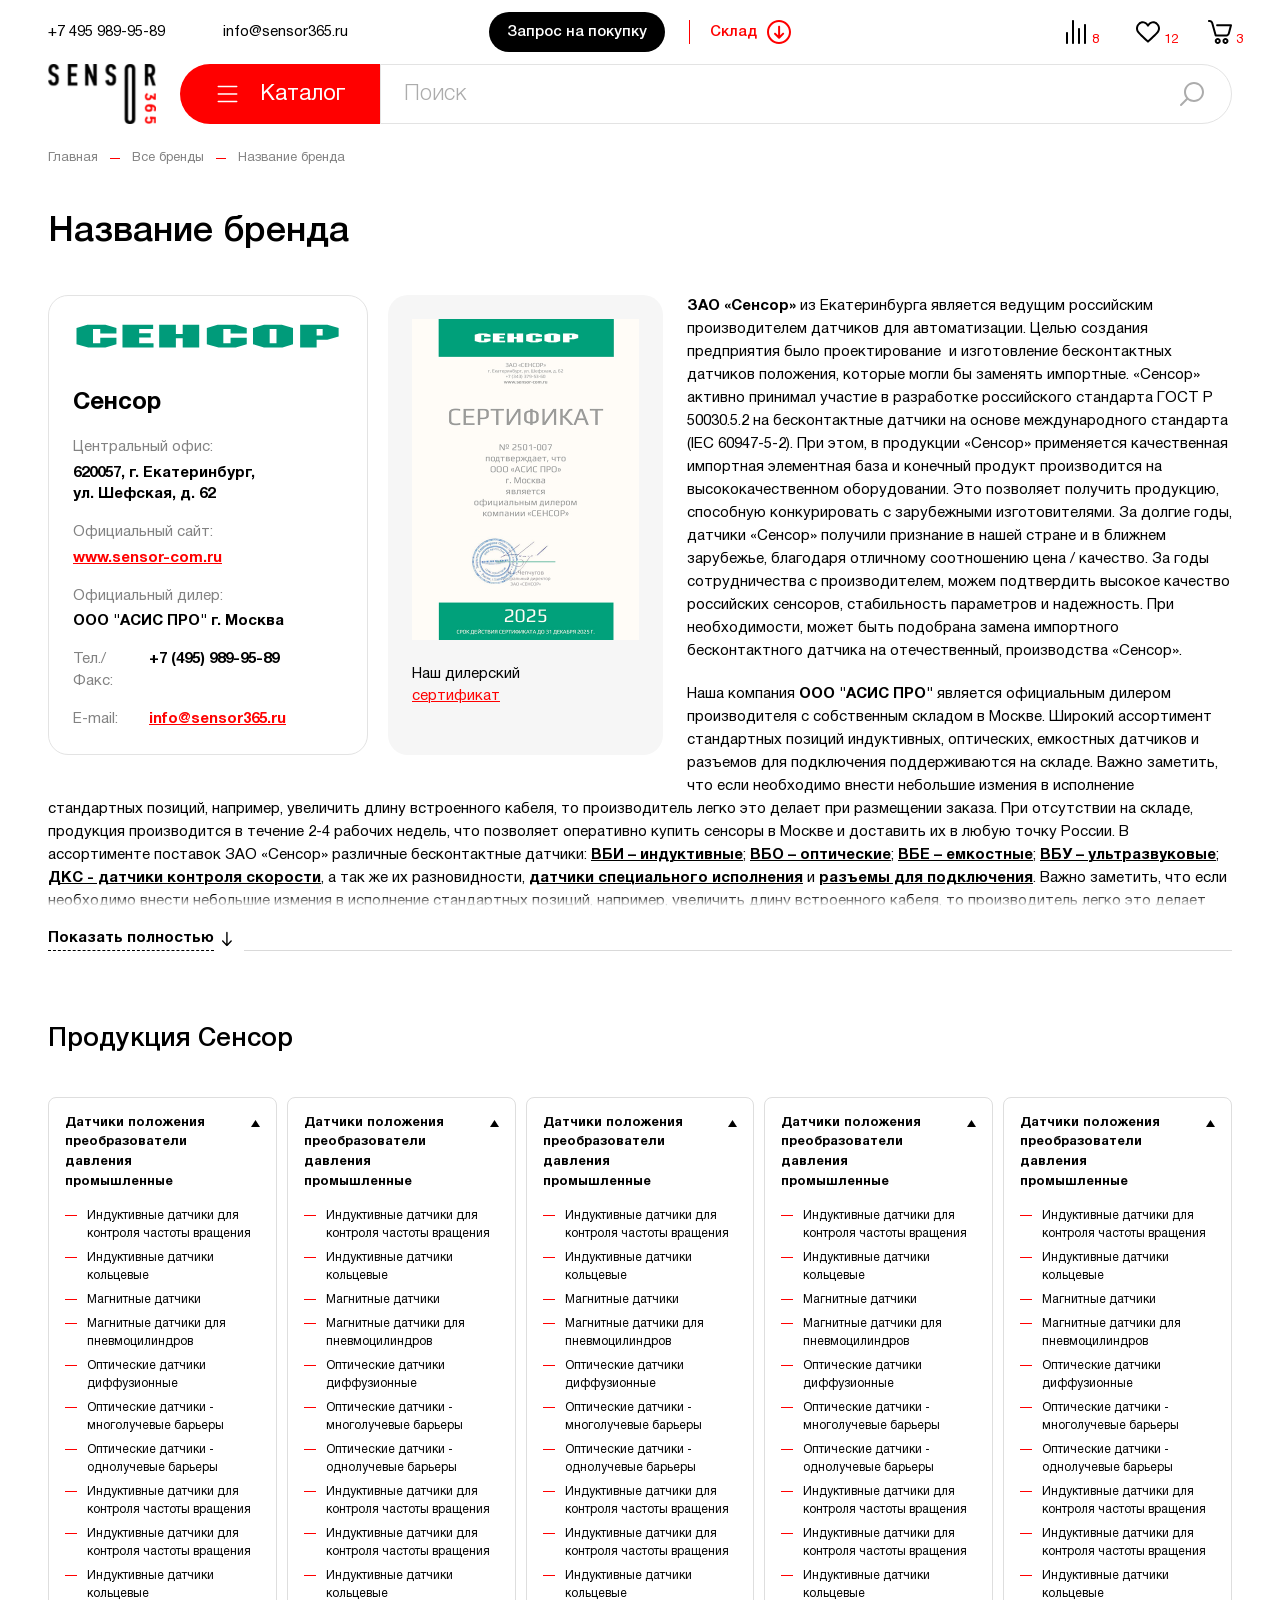
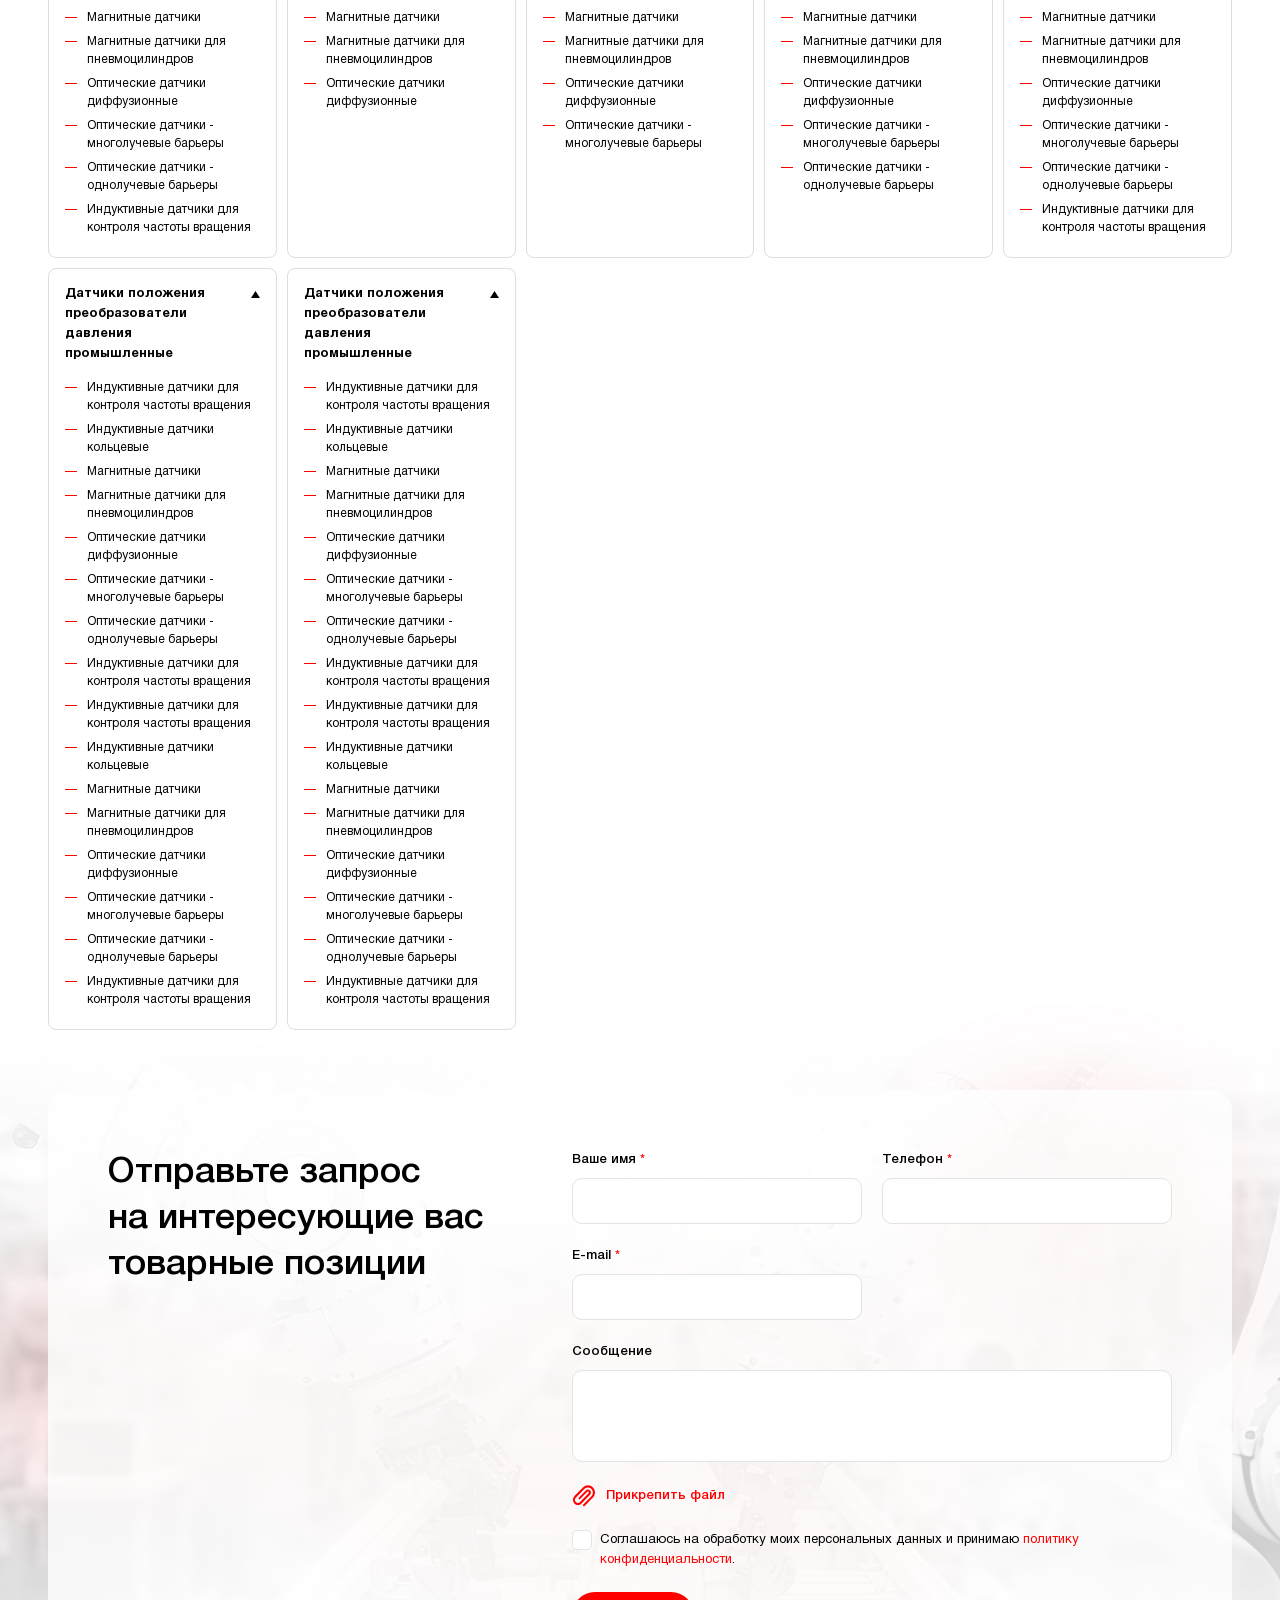
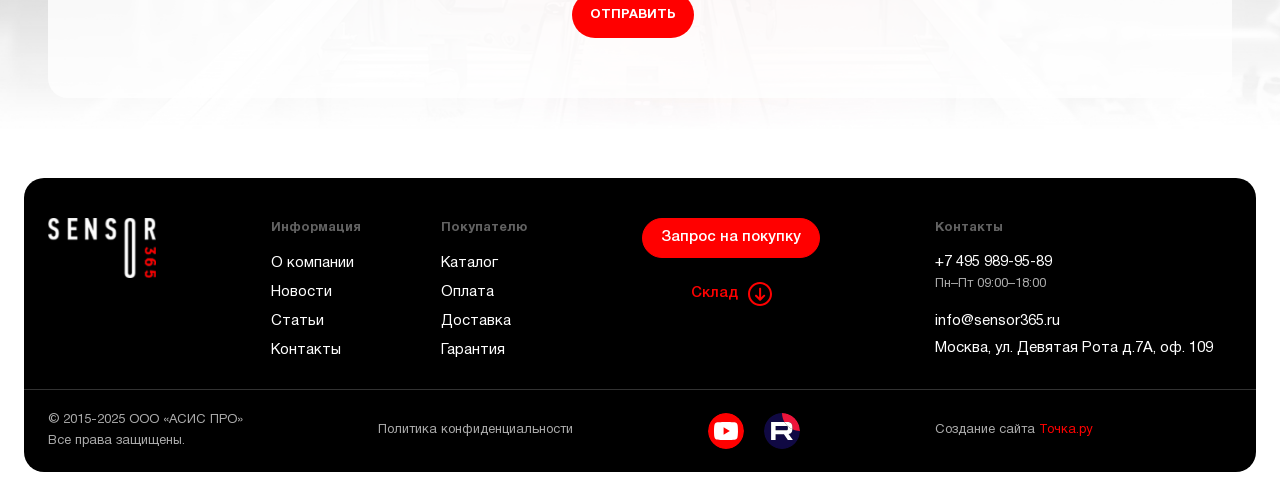
<file: brand.html>
<!DOCTYPE html>
<html lang="ru">
	<head>
		<meta http-equiv="Content-Type" content="text/html; charset=utf-8">

		<!-- Adapting the page for mobile devices -->
		<meta name="viewport" content="width=device-width, initial-scale=1, maximum-scale=1">

		<!-- Prohibition of phone number recognition -->
		<meta name="format-detection" content="telephone=no">
		<meta name="SKYPE_TOOLBAR" content ="SKYPE_TOOLBAR_PARSER_COMPATIBLE">

		<!-- Page title -->
		<title>Заголовок страницы</title>

		<!-- Meta description -->
		<meta name="description" content="">

		<!-- Meta Keywords -->
		<meta name="keywords" content="">

		<!-- Site icon, size 32x32, transparency supported. Recommended format: .ico or .png -->
		<link rel="shortcut icon" href="favicon.png">

		<!-- Changing the color of the mobile browser panel -->
		<meta name="msapplication-TileColor" content="#000">
		<meta name="theme-color" content="#000">

		<!-- Connecting style files -->
		<link rel="stylesheet" href="css/swiper-bundle.min.css">
		<link rel="stylesheet" href="css/swiper.css">
		<link rel="stylesheet" href="css/fancybox.css">
		<link rel="stylesheet" href="css/ion.rangeSlider.css">
		<link rel="stylesheet" href="css/styles.css">

		<link rel="stylesheet" href="css/response_1899.css" media="print, (max-width: 1899px)">
		<link rel="stylesheet" href="css/response_1439.css" media="print, (max-width: 1439px)">
		<link rel="stylesheet" href="css/response_1279.css" media="print, (max-width: 1279px)">
		<link rel="stylesheet" href="css/response_1023.css" media="print, (max-width: 1023px)">
		<link rel="stylesheet" href="css/response_767.css" media="print, (max-width: 767px)">
		<link rel="stylesheet" href="css/response_479.css" media="(max-width: 479px)">
	</head>

	<body>
		<div class="wrap">
			<div class="main">
				<header>
					<button class="close_btn"></button>

					<div class="top">
						<div class="cont big row">
							<div class="contacts">
								<div class="phone">
									<a href="tel:+7 495 989-95-89">+7 495 989-95-89</a>
								</div>

								<div class="email">
									<a href="mailto:info@sensor365.ru">info@sensor365.ru</a>
								</div>
							</div>

							<div class="info">
								<button class="request_btn modal_btn" data-modal="request_modal">Запрос на покупку</button>

								<div class="warehouse">
									<a href="/">
										<span>Склад</span>
										<svg class="icon"><use xlink:href="images/sprite.svg#ic_arrow_circle_ver"></use></svg>
									</a>
								</div>
							</div>

							<div class="icon_links">
								<div class="compare_link">
									<a href="/">
										<svg class="icon"><use xlink:href="images/sprite.svg#ic_compare"></use></svg>
										<span class="count">8</span>
									</a>
								</div>

								<div class="favorite_link">
									<a href="/">
										<svg class="icon"><use xlink:href="images/sprite.svg#ic_favorite"></use></svg>
										<span class="count">12</span>
									</a>
								</div>

								<div class="cart_link">
									<a href="/">
										<svg class="icon"><use xlink:href="images/sprite.svg#ic_cart"></use></svg>
										<span class="count">3</span>
									</a>
								</div>
							</div>
						</div>
					</div>

					<div class="bottom">
						<div class="cont">
							<a href="/" class="logo">
								<img src="images/logo.png" alt="">
							</a>

							<div class="catalog_menu modal_cont">
								<button class="btn mini_modal_btn" data-modal-id="#catalog_modal">
									<svg class="icon"><use xlink:href="images/sprite.svg#ic_menu"></use></svg>
									<svg class="icon"><use xlink:href="images/sprite.svg#ic_close"></use></svg>

									<span>Каталог</span>
								</button>

								<div class="mini_modal" id="catalog_modal">
									<div class="cont">
										<div class="grid_row">
											<div class="col">
												<div class="catalog_link" data-sub-col="1">
													<a href="/">Аксессуары</a>

													<div class="arr">
														<svg><use xlink:href="images/sprite.svg#ic_arr_double_hor"></use></svg>
													</div>
												</div>

												<div class="catalog_link">
													<a href="/">Блоки питания для ПЛК и датчиков</a>
												</div>

												<div class="catalog_link">
													<a href="/">Датчики и преобразователи давления промышленные</a>
												</div>

												<div class="catalog_link">
													<a href="/">Датчики линейных перемещений и расстояний</a>
												</div>

												<div class="catalog_link">
													<a href="/">Датчики оптические для специальных задач</a>
												</div>

												<div class="catalog_link">
													<a href="/">Датчики положения</a>
												</div>

												<div class="catalog_link">
													<a href="/">Датчики, реле потока воздуха и промышленных газов</a>
												</div>

												<div class="catalog_link">
													<a href="/">Датчики, реле потока жидкости</a>
												</div>

												<div class="catalog_link">
													<a href="/">Датчики температуры промышленные</a>
												</div>

												<div class="catalog_link">
													<a href="/">Датчики ускорения — акселерометры</a>
												</div>

												<div class="catalog_link">
													<a href="/">Датчики угла наклона — инклинометры</a>
												</div>

												<div class="catalog_link">
													<a href="/">Датчики угловых перемещений, энкодеры, потенциометры</a>
												</div>

												<div class="catalog_link">
													<a href="/">Датчики щелевые</a>
												</div>

												<div class="catalog_link">
													<a href="/">Индикаторы, преобразователи и регуляторы</a>
												</div>

												<div class="catalog_link">
													<a href="/">Мониторинг и диагностика</a>
												</div>

												<div class="catalog_link">
													<a href="/">Расходомеры жидкости</a>
												</div>

												<div class="catalog_link">
													<a href="/">Расходомеры сжатого воздуха и промышленных газов</a>
												</div>

												<div class="catalog_link">
													<a href="/">Сигнализаторы уровня жидкости и сыпучих веществ</a>
												</div>

												<div class="catalog_link">
													<a href="/">Сканеры штрих-кодов промышленные</a>
												</div>

												<div class="catalog_link">
													<a href="/">RFID компоненты</a>
												</div>

												<div class="catalog_link">
													<a href="/">Уровнемеры</a>
												</div>

												<div class="catalog_link">
													<a href="/">Сигнальное оборудование</a>
												</div>

												<div class="catalog_link">
													<a href="/">Безопасность на производстве</a>
												</div>

												<div class="catalog_link">
													<a href="/">Промышленные интерфейсы</a>
												</div>

												<div class="catalog_link">
													<a href="/">Системы освещения на производстве</a>
												</div>

												<div class="catalog_link">
													<a href="/">Бесконтактные системы передачи данных</a>
												</div>
											</div>

											<div class="col sub_col sub_col_1">
												<button class="back_btn">
													<svg class="icon"><use xlink:href="images/sprite.svg#ic_arrow_hor"></use></svg>
													<span>Назад</span>
												</button>

												<div class="catalog_link" data-sub-col="1">
													<a href="/">Емкостные датчики <small>(48)</small></a>

													<div class="arr">
														<svg><use xlink:href="images/sprite.svg#ic_arr_double_hor"></use></svg>
													</div>
												</div>

												<div class="catalog_link">
													<a href="/">Индуктивные датчики <small>(129)</small></a>
												</div>

												<div class="catalog_link">
													<a href="/">Индуктивные датчики для контроля частоты вращения <small>(3)</small></a>
												</div>

												<div class="catalog_link">
													<a href="/">Индуктивные датчики кольцевые <small>(19)</small></a>
												</div>

												<div class="catalog_link">
													<a href="/">Магнитные датчики <small>(28)</small></a>
												</div>

												<div class="catalog_link">
													<a href="/">Магнитные датчики для пневмоцилиндров <small>(21)</small></a>
												</div>

												<div class="catalog_link">
													<a href="/">Оптические датчики диффузионные <small>(47)</small></a>
												</div>

												<div class="catalog_link">
													<a href="/">Оптические датчики — однолучевые барьеры <small>(16)</small></a>
												</div>

												<div class="catalog_link">
													<a href="/">Оптические датчики — многолучевые барьеры <small>(88)</small></a>
												</div>

												<div class="catalog_link">
													<a href="/">Оптические датчики рефлекторные <small>(36)</small></a>
												</div>

												<div class="catalog_link">
													<a href="/">Радарные датчики движения <small>(60)</small></a>
												</div>

												<div class="catalog_link">
													<a href="/">Ультразвуковые датчики — однолучевые барьеры <small>(42)</small></a>
												</div>

												<div class="catalog_link">
													<a href="/">Датчики касания и сенсорные кнопки <small>(37)</small></a>
												</div>

												<div class="catalog_link">
													<a href="/">Датчики двойного листа и контроля склейки <small>(18)</small></a>
												</div>

												<div class="catalog_link">
													<a href="/">Детекторы транспорта <small>(22)</small></a>
												</div>

												<div class="catalog_link">
													<a href="/">Электромеханические выключатели <small>(8)</small></a>
												</div>
											</div>

											<div class="col sub_sub_col sub_sub_col_1">
												<button class="back_btn">
													<svg class="icon"><use xlink:href="images/sprite.svg#ic_arrow_hor"></use></svg>
													<span>Назад</span>
												</button>

												<div class="catalog_link">
													<a href="/">Емкостные датчики <small>(9)</small></a>
												</div>

												<div class="catalog_link">
													<a href="/">Емкостные датчики в прямоугольных корпусах <small>(13)</small></a>
												</div>

												<div class="catalog_link">
													<a href="/">Емкостные датчики в цилиндрических корпусах <small>(25)</small></a>
												</div>
											</div>
										</div>
									</div>
								</div>
							</div>

							<div class="search">
								<form action="">
									<input type="text" name="" value="" class="input" placeholder="Поиск">

									<button type="submit" class="submit_btn">
										<svg class="icon"><use xlink:href="images/sprite.svg#ic_search"></use></svg>
									</button>
								</form>
							</div>
						</div>
					</div>
				</header>


				<section class="mob_header">
					<div class="cont">
						<div class="logo">
							<img src="images/logo.png" alt="">
						</div>

						<div class="icon_links">
							<div class="compare_link">
								<a href="/">
									<svg class="icon"><use xlink:href="images/sprite.svg#ic_compare"></use></svg>
									<span class="count">8</span>
								</a>
							</div>

							<div class="favorite_link">
								<a href="/">
									<svg class="icon"><use xlink:href="images/sprite.svg#ic_favorite"></use></svg>
									<span class="count">12</span>
								</a>
							</div>

							<div class="cart_link">
								<a href="/">
									<svg class="icon"><use xlink:href="images/sprite.svg#ic_cart"></use></svg>
									<span class="count">3</span>
								</a>
							</div>
						</div>

						<button class="mob_menu_btn">
							<svg class="icon"><use xlink:href="images/sprite.svg#ic_menu"></use></svg>
						</button>
					</div>
				</section>


				<section class="page_head">
					<div class="cont">
						<div class="breadcrumbs">
							<a href="/">Главная</a>

							<span class="sep"></span>

							<a href="/">Все бренды</a>

							<span class="sep"></span>

							<span class="current">Название бренда</span>
						</div>

						<h1 class="page_title">Название бренда</h1>
					</div>
				</section>


				<section class="brand_page block">
					<div class="cont">
						<div class="text_block">
							<div class="data">
								<div class="info">
									<picture class="logo">
										<img src="images/tmp/brand_info_logo.svg" alt="" loading="lazy">
									</picture>

									<div class="name">Сенсор</div>

									<div class="item">
										<div class="label">Центральный офис:</div>

										<div class="val">620057, г. Екатеринбург,<br> ул. Шефская, д. 62</div>
									</div>

									<div class="item">
										<div class="label">Официальный сайт:</div>

										<div class="val">
											<a href="https://www.sensor-com.ru" target="_blank" rel="noopener nofollow" class="primary">www.sensor-com.ru</a>
										</div>
									</div>

									<div class="item">
										<div class="label">Официальный дилер:</div>

										<div class="val">ООО "АСИС ПРО" г. Москва</div>
									</div>

									<div class="item inline">
										<div class="label">Тел./Факс:</div>

										<div class="val">
											<a href="tel:+7 (495) 989-95-89">+7 (495) 989-95-89</a>
										</div>
									</div>

									<div class="item inline">
										<div class="label">E-mail:</div>

										<div class="val">
											<a href="mailto:info@sensor365.ru" class="primary">info@sensor365.ru</a>
										</div>
									</div>
								</div>

								<a href="images/tmp/brand_cert_thumb.jpg" class="cert fancy_img">
									<svg class="icon"><use xlink:href="images/sprite.svg#ic_zoom"></use></svg>

									<picture class="thumb">
										<img src="images/tmp/brand_cert_thumb.jpg" alt="" loading="lazy">
									</picture>

									<div class="name">Наш дилерский<br> <span>сертификат</span></div>
								</a>
							</div>

							<p><b>ЗАО «Сенсор»</b> из Екатеринбурга является ведущим российским производителем датчиков для автоматизации. Целью создания предприятия было проектирование  и изготовление бесконтактных датчиков положения, которые могли бы заменять импортные. «Сенсор» активно принимал участие в разработке российского стандарта ГОСТ Р 50030.5.2 на бесконтактные датчики на основе международного стандарта (IEC 60947-5-2). При этом, в продукции «Сенсор» применяется качественная импортная элементная база и конечный продукт производится на высококачественном оборудовании. Это позволяет получить продукцию, способную конкурировать с зарубежными изготовителями. За долгие годы, датчики «Сенсор» получили признание в нашей стране и в ближнем зарубежье, благодаря отличному соотношению цена / качество. За годы сотрудничества с производителем, можем подтвердить высокое качество российских сенсоров, стабильность параметров и надежность. При необходимости, может быть подобрана замена импортного бесконтактного датчика на отечественный, производства «Сенсор».</p>

							<p>Наша компания <b>ООО "АСИС ПРО"</b> является официальным дилером производителя с собственным складом в Москве. Широкий ассортимент стандартных позиций индуктивных, оптических, емкостных датчиков и разъемов для подключения поддерживаются на складе. Важно заметить, что если необходимо внести небольшие измения в исполнение стандартных позиций, например, увеличить длину встроенного кабеля, то производитель легко это делает при размещении заказа. При отсутствии на складе, продукция производится в течение 2-4 рабочих недель, что позволяет оперативно купить сенсоры в Москве и доставить их в любую точку России. В ассортименте поставок ЗАО «Сенсор» различные бесконтактные датчики: <a href="/">ВБИ – индуктивные</a>; <a href="/">ВБО – оптические</a>; <a href="/">ВБЕ – емкостные</a>; <a href="/">ВБУ – ультразвуковые</a>; <a href="/">ДКС - датчики контроля скорости</a>, а так же их разновидности, <a href="/">датчики специального исполнения</a> и <a href="/">разъемы для подключения</a>. Важно заметить, что если необходимо внести небольшие измения в исполнение стандартных позиций, например, увеличить длину встроенного кабеля, то производитель легко это делает при размещении заказа.</p>

							<div class="clearfix"></div>
						</div>

						<div class="spoler_btn_wrap">
							<button class="spoler_btn">
								<span>Показать полностью</span>
								<span>Свернуть</span>

								<svg class="icon"><use xlink:href="images/sprite.svg#ic_arrow_ver"></use></svg>
							</button>

							<div class="line"></div>
						</div>

						<div class="categories">
							<div class="block_head">
								<h2 class="title small">Продукция Сенсор</h2>
							</div>

							<div class="grid_row">
								<div class="item">
									<div class="main">
										<a href="/">
											<span>Датчики положения преобразователи давления промышленные</span>

											<svg class="arr"><use xlink:href="images/sprite.svg#ic_arr_ver2"></use></svg>
										</a>
									</div>

									<div class="sub">
										<div><a href="/">Индуктивные датчики для контроля частоты вращения</a></div>

										<div><a href="/">Индуктивные датчики кольцевые</a></div>

										<div><a href="/">Магнитные датчики</a></div>

										<div><a href="/">Магнитные датчики для пневмоцилиндров</a></div>

										<div><a href="/">Оптические датчики диффузионные</a></div>

										<div><a href="/">Оптические датчики - многолучевые барьеры</a></div>

										<div><a href="/">Оптические датчики - однолучевые барьеры</a></div>

										<div><a href="/">Индуктивные датчики для контроля частоты вращения</a></div>

										<div><a href="/">Индуктивные датчики для контроля частоты вращения</a></div>

										<div><a href="/">Индуктивные датчики кольцевые</a></div>

										<div><a href="/">Магнитные датчики</a></div>

										<div><a href="/">Магнитные датчики для пневмоцилиндров</a></div>

										<div><a href="/">Оптические датчики диффузионные</a></div>

										<div><a href="/">Оптические датчики - многолучевые барьеры</a></div>

										<div><a href="/">Оптические датчики - однолучевые барьеры</a></div>

										<div><a href="/">Индуктивные датчики для контроля частоты вращения</a></div>
									</div>
								</div>

								<div class="item">
									<div class="main">
										<a href="/">
											<span>Датчики положения преобразователи давления промышленные</span>

											<svg class="arr"><use xlink:href="images/sprite.svg#ic_arr_ver2"></use></svg>
										</a>
									</div>

									<div class="sub">
										<div><a href="/">Индуктивные датчики для контроля частоты вращения</a></div>

										<div><a href="/">Индуктивные датчики кольцевые</a></div>

										<div><a href="/">Магнитные датчики</a></div>

										<div><a href="/">Магнитные датчики для пневмоцилиндров</a></div>

										<div><a href="/">Оптические датчики диффузионные</a></div>

										<div><a href="/">Оптические датчики - многолучевые барьеры</a></div>

										<div><a href="/">Оптические датчики - однолучевые барьеры</a></div>

										<div><a href="/">Индуктивные датчики для контроля частоты вращения</a></div>

										<div><a href="/">Индуктивные датчики для контроля частоты вращения</a></div>

										<div><a href="/">Индуктивные датчики кольцевые</a></div>

										<div><a href="/">Магнитные датчики</a></div>

										<div><a href="/">Магнитные датчики для пневмоцилиндров</a></div>

										<div><a href="/">Оптические датчики диффузионные</a></div>
									</div>
								</div>

								<div class="item">
									<div class="main">
										<a href="/">
											<span>Датчики положения преобразователи давления промышленные</span>

											<svg class="arr"><use xlink:href="images/sprite.svg#ic_arr_ver2"></use></svg>
										</a>
									</div>

									<div class="sub">
										<div><a href="/">Индуктивные датчики для контроля частоты вращения</a></div>

										<div><a href="/">Индуктивные датчики кольцевые</a></div>

										<div><a href="/">Магнитные датчики</a></div>

										<div><a href="/">Магнитные датчики для пневмоцилиндров</a></div>

										<div><a href="/">Оптические датчики диффузионные</a></div>

										<div><a href="/">Оптические датчики - многолучевые барьеры</a></div>

										<div><a href="/">Оптические датчики - однолучевые барьеры</a></div>

										<div><a href="/">Индуктивные датчики для контроля частоты вращения</a></div>

										<div><a href="/">Индуктивные датчики для контроля частоты вращения</a></div>

										<div><a href="/">Индуктивные датчики кольцевые</a></div>

										<div><a href="/">Магнитные датчики</a></div>

										<div><a href="/">Магнитные датчики для пневмоцилиндров</a></div>

										<div><a href="/">Оптические датчики диффузионные</a></div>

										<div><a href="/">Оптические датчики - многолучевые барьеры</a></div>
									</div>
								</div>

								<div class="item">
									<div class="main">
										<a href="/">
											<span>Датчики положения преобразователи давления промышленные</span>

											<svg class="arr"><use xlink:href="images/sprite.svg#ic_arr_ver2"></use></svg>
										</a>
									</div>

									<div class="sub">
										<div><a href="/">Индуктивные датчики для контроля частоты вращения</a></div>

										<div><a href="/">Индуктивные датчики кольцевые</a></div>

										<div><a href="/">Магнитные датчики</a></div>

										<div><a href="/">Магнитные датчики для пневмоцилиндров</a></div>

										<div><a href="/">Оптические датчики диффузионные</a></div>

										<div><a href="/">Оптические датчики - многолучевые барьеры</a></div>

										<div><a href="/">Оптические датчики - однолучевые барьеры</a></div>

										<div><a href="/">Индуктивные датчики для контроля частоты вращения</a></div>

										<div><a href="/">Индуктивные датчики для контроля частоты вращения</a></div>

										<div><a href="/">Индуктивные датчики кольцевые</a></div>

										<div><a href="/">Магнитные датчики</a></div>

										<div><a href="/">Магнитные датчики для пневмоцилиндров</a></div>

										<div><a href="/">Оптические датчики диффузионные</a></div>

										<div><a href="/">Оптические датчики - многолучевые барьеры</a></div>

										<div><a href="/">Оптические датчики - однолучевые барьеры</a></div>
									</div>
								</div>

								<div class="item">
									<div class="main">
										<a href="/">
											<span>Датчики положения преобразователи давления промышленные</span>

											<svg class="arr"><use xlink:href="images/sprite.svg#ic_arr_ver2"></use></svg>
										</a>
									</div>

									<div class="sub">
										<div><a href="/">Индуктивные датчики для контроля частоты вращения</a></div>

										<div><a href="/">Индуктивные датчики кольцевые</a></div>

										<div><a href="/">Магнитные датчики</a></div>

										<div><a href="/">Магнитные датчики для пневмоцилиндров</a></div>

										<div><a href="/">Оптические датчики диффузионные</a></div>

										<div><a href="/">Оптические датчики - многолучевые барьеры</a></div>

										<div><a href="/">Оптические датчики - однолучевые барьеры</a></div>

										<div><a href="/">Индуктивные датчики для контроля частоты вращения</a></div>

										<div><a href="/">Индуктивные датчики для контроля частоты вращения</a></div>

										<div><a href="/">Индуктивные датчики кольцевые</a></div>

										<div><a href="/">Магнитные датчики</a></div>

										<div><a href="/">Магнитные датчики для пневмоцилиндров</a></div>

										<div><a href="/">Оптические датчики диффузионные</a></div>

										<div><a href="/">Оптические датчики - многолучевые барьеры</a></div>

										<div><a href="/">Оптические датчики - однолучевые барьеры</a></div>

										<div><a href="/">Индуктивные датчики для контроля частоты вращения</a></div>
									</div>
								</div>

								<div class="item">
									<div class="main">
										<a href="/">
											<span>Датчики положения преобразователи давления промышленные</span>

											<svg class="arr"><use xlink:href="images/sprite.svg#ic_arr_ver2"></use></svg>
										</a>
									</div>

									<div class="sub">
										<div><a href="/">Индуктивные датчики для контроля частоты вращения</a></div>

										<div><a href="/">Индуктивные датчики кольцевые</a></div>

										<div><a href="/">Магнитные датчики</a></div>

										<div><a href="/">Магнитные датчики для пневмоцилиндров</a></div>

										<div><a href="/">Оптические датчики диффузионные</a></div>

										<div><a href="/">Оптические датчики - многолучевые барьеры</a></div>

										<div><a href="/">Оптические датчики - однолучевые барьеры</a></div>

										<div><a href="/">Индуктивные датчики для контроля частоты вращения</a></div>

										<div><a href="/">Индуктивные датчики для контроля частоты вращения</a></div>

										<div><a href="/">Индуктивные датчики кольцевые</a></div>

										<div><a href="/">Магнитные датчики</a></div>

										<div><a href="/">Магнитные датчики для пневмоцилиндров</a></div>

										<div><a href="/">Оптические датчики диффузионные</a></div>

										<div><a href="/">Оптические датчики - многолучевые барьеры</a></div>

										<div><a href="/">Оптические датчики - однолучевые барьеры</a></div>

										<div><a href="/">Индуктивные датчики для контроля частоты вращения</a></div>
									</div>
								</div>

								<div class="item">
									<div class="main">
										<a href="/">
											<span>Датчики положения преобразователи давления промышленные</span>

											<svg class="arr"><use xlink:href="images/sprite.svg#ic_arr_ver2"></use></svg>
										</a>
									</div>

									<div class="sub">
										<div><a href="/">Индуктивные датчики для контроля частоты вращения</a></div>

										<div><a href="/">Индуктивные датчики кольцевые</a></div>

										<div><a href="/">Магнитные датчики</a></div>

										<div><a href="/">Магнитные датчики для пневмоцилиндров</a></div>

										<div><a href="/">Оптические датчики диффузионные</a></div>

										<div><a href="/">Оптические датчики - многолучевые барьеры</a></div>

										<div><a href="/">Оптические датчики - однолучевые барьеры</a></div>

										<div><a href="/">Индуктивные датчики для контроля частоты вращения</a></div>

										<div><a href="/">Индуктивные датчики для контроля частоты вращения</a></div>

										<div><a href="/">Индуктивные датчики кольцевые</a></div>

										<div><a href="/">Магнитные датчики</a></div>

										<div><a href="/">Магнитные датчики для пневмоцилиндров</a></div>

										<div><a href="/">Оптические датчики диффузионные</a></div>

										<div><a href="/">Оптические датчики - многолучевые барьеры</a></div>

										<div><a href="/">Оптические датчики - однолучевые барьеры</a></div>

										<div><a href="/">Индуктивные датчики для контроля частоты вращения</a></div>
									</div>
								</div>
							</div>
						</div>
					</div>
				</section>


				<section class="action_form block">
					<div class="cont">
						<div class="data">
							<div class="block_head">
								<div class="title">Отправьте запрос<br> на интересующие вас товарные позиции</div>
							</div>

							<form action="" class="form" novalidate>
								<div class="columns">
									<div class="line">
										<div class="label">Ваше имя <span class="required">*</span></div>

										<div class="field">
											<input type="text" name="" value="" class="input" required>

											<div class="error_text">Необходимо указать имя</div>
										</div>
									</div>

									<div class="line">
										<div class="label">Телефон <span class="required">*</span></div>

										<div class="field">
											<input type="tel" name="" value="" class="input" required>

											<div class="error_text">Необходимо указать телефон</div>
										</div>
									</div>

									<div class="line">
										<div class="label">E-mail <span class="required">*</span></div>

										<div class="field">
											<input type="email" name="" value="" class="input" required>

											<div class="error_text">Необходимо указать email</div>
										</div>
									</div>
								</div>

								<div class="line">
									<div class="label">Сообщение</div>

									<div class="field">
										<textarea name=""></textarea>
									</div>
								</div>

								<div class="line file">
									<div class="field">
										<label>
											<input type="file" name="file">

											<div class="selected empty">
												<span></span>

												<button type="button" class="delete_btn">
													<svg class="icon"><use xlink:href="images/sprite.svg#ic_delete_circle"></use></svg>
												</button>
											</div>

											<div class="btn">
												<svg class="icon"><use xlink:href="images/sprite.svg#ic_file"></use></svg>

												<span>Прикрепить файл</span>
											</div>
										</label>
									</div>
								</div>

								<div class="line agree">
									<div class="field">
										<label class="checkbox">
											<input type="checkbox" name="agree" required>

											<div class="check">
												<svg class="icon"><use xlink:href="images/sprite.svg#ic_check"></use></svg>
											</div>

											<div>Соглашаюсь на обработку моих персональных данных и принимаю <a href="/" target="_blank">политику конфиденциальности</a>.</div>
										</label>

										<div class="error_text">Необходимо отметить</div>
									</div>
								</div>

								<div class="submit">
									<button type="submit" class="submit_btn">ОТПРАВИТЬ</button>
								</div>
							</form>
						</div>
					</div>

					<picture class="bg">
						<img src="images/bg_action_form.jpg" alt="" loading="lazy">
					</picture>
				</section>
			</div>


			<footer>
				<div class="data">
					<div class="top">
						<div class="cont big">
							<div class="logo">
								<img src="images/logo_white.png" alt="">
							</div>

							<div class="links">
								<div class="title">Информация</div>

								<div class="items">
									<div><a href="/">О компании</a></div>

									<div><a href="/">Новости</a></div>

									<div><a href="/">Статьи</a></div>

									<div><a href="/">Контакты</a></div>
								</div>
							</div>

							<div class="links">
								<div class="title">Покупателю</div>

								<div class="items">
									<div><a href="/">Каталог</a></div>

									<div><a href="/">Оплата</a></div>

									<div><a href="/">Доставка</a></div>

									<div><a href="/">Гарантия</a></div>
								</div>
							</div>

							<div class="col">
								<button class="request_btn modal_btn" data-modal="request_modal">Запрос на покупку</button>

								<div class="warehouse">
									<a href="/">
										<span>Склад</span>
										<svg class="icon"><use xlink:href="images/sprite.svg#ic_arrow_circle_ver"></use></svg>
									</a>
								</div>
							</div>

							<div class="contacts">
								<div class="title">Контакты</div>

								<div class="phone">
									<div><a href="tel:+7 495 989-95-89">+7 495 989-95-89</a></div>
								</div>

								<div class="work_time">Пн–Пт 09:00–18:00</div>

								<div class="email">
									<div><a href="mailto:info@sensor365.ru">info@sensor365.ru</a></div>
								</div>

								<div class="location">Москва, ул. Девятая Рота д.7А, оф. 109</div>
							</div>
						</div>
					</div>

					<div class="bottom">
						<div class="cont big">
							<div class="copyright">
								<div>&copy; 2015-2025 ООО «АСИС ПРО»</div>
								<div>Все права защищены.</div>
							</div>

							<div class="privacy_policy_link">
								<a href="/">Политика конфиденциальности</a>
							</div>

							<div class="socials">
								<a href="/" target="_blank" rel="noopener nofollow" class="youtube_link"></a>

								<a href="/" target="_blank" rel="noopener nofollow" class="rutube_link"></a>
							</div>

							<div class="creator">
								<a href="/" target="_blank">Создание сайта <span>Точка.ру</span></a>
							</div>
						</div>
					</div>
				</div>
			</footer>

			<div class="overlay"></div>
		</div>


		<section class="modal" id="request_modal">
			<div class="modal_title">Запрос на покупку</div>

			<form action="" class="form" novalidate>
				<div class="line">
					<div class="label">Организация, контактное лицо <span class="required">*</span></div>

					<div class="field">
						<input type="text" name="" value="" class="input" required>

						<div class="error_text">Необходимо указать организацию, контактное лицо</div>
					</div>
				</div>

				<div class="line file">
					<div class="field">
						<label>
							<input type="file" name="file">

							<div class="selected empty">
								<span></span>

								<button type="button" class="delete_btn">
									<svg class="icon"><use xlink:href="images/sprite.svg#ic_delete_circle"></use></svg>
								</button>
							</div>

							<div class="btn">
								<svg class="icon"><use xlink:href="images/sprite.svg#ic_file"></use></svg>

								<span>Прикрепить файл c реквизитами</span>
							</div>
						</label>
					</div>
				</div>

				<div class="columns">
					<div class="line width1of3">
						<div class="label">Регион, город <span class="required">*</span></div>

						<div class="field">
							<input type="text" name="" value="" class="input" required>

							<div class="error_text">Необходимо указать регион, город</div>
						</div>
					</div>

					<div class="line width1of3">
						<div class="label">Телефон <span class="required">*</span></div>

						<div class="field">
							<input type="tel" name="" value="" class="input" required>

							<div class="error_text">Необходимо указать телефон</div>
						</div>
					</div>

					<div class="line width1of3">
						<div class="label">E-mail <span class="required">*</span></div>

						<div class="field">
							<input type="email" name="" value="" class="input" required>

							<div class="error_text">Необходимо указать email</div>
						</div>
					</div>
				</div>

				<div class="line">
					<div class="label">Комментарии</div>

					<div class="field">
						<textarea name=""></textarea>
					</div>
				</div>

				<div class="line agree">
					<div class="field">
						<label class="checkbox">
							<input type="checkbox" name="agree" required>

							<div class="check">
								<svg class="icon"><use xlink:href="images/sprite.svg#ic_check"></use></svg>
							</div>

							<div>Соглашаюсь на обработку моих персональных данных и принимаю <a href="/" target="_blank">политику конфиденциальности</a>.</div>
						</label>

						<div class="error_text">Необходимо отметить</div>
					</div>
				</div>

				<div class="submit">
					<button type="submit" class="submit_btn">ОТПРАВИТЬ</button>
				</div>
			</form>
		</section>


		<!-- Connecting javascript files -->
		<script src="js/jquery-3.7.1.min.js"></script>
		<script src="js/functions.js"></script>
		<script src="js/swiper-bundle.min.js"></script>
		<script src="js/fancybox.js"></script>
		<script src="js/imask.js"></script>
		<script src="js/ion.rangeSlider.min.js"></script>
		<script src="js/nice-select2.js"></script>
		<script src="js/hc-sticky.js"></script>
		<script src="js/scripts.js"></script>
	</body>
</html>
</file>
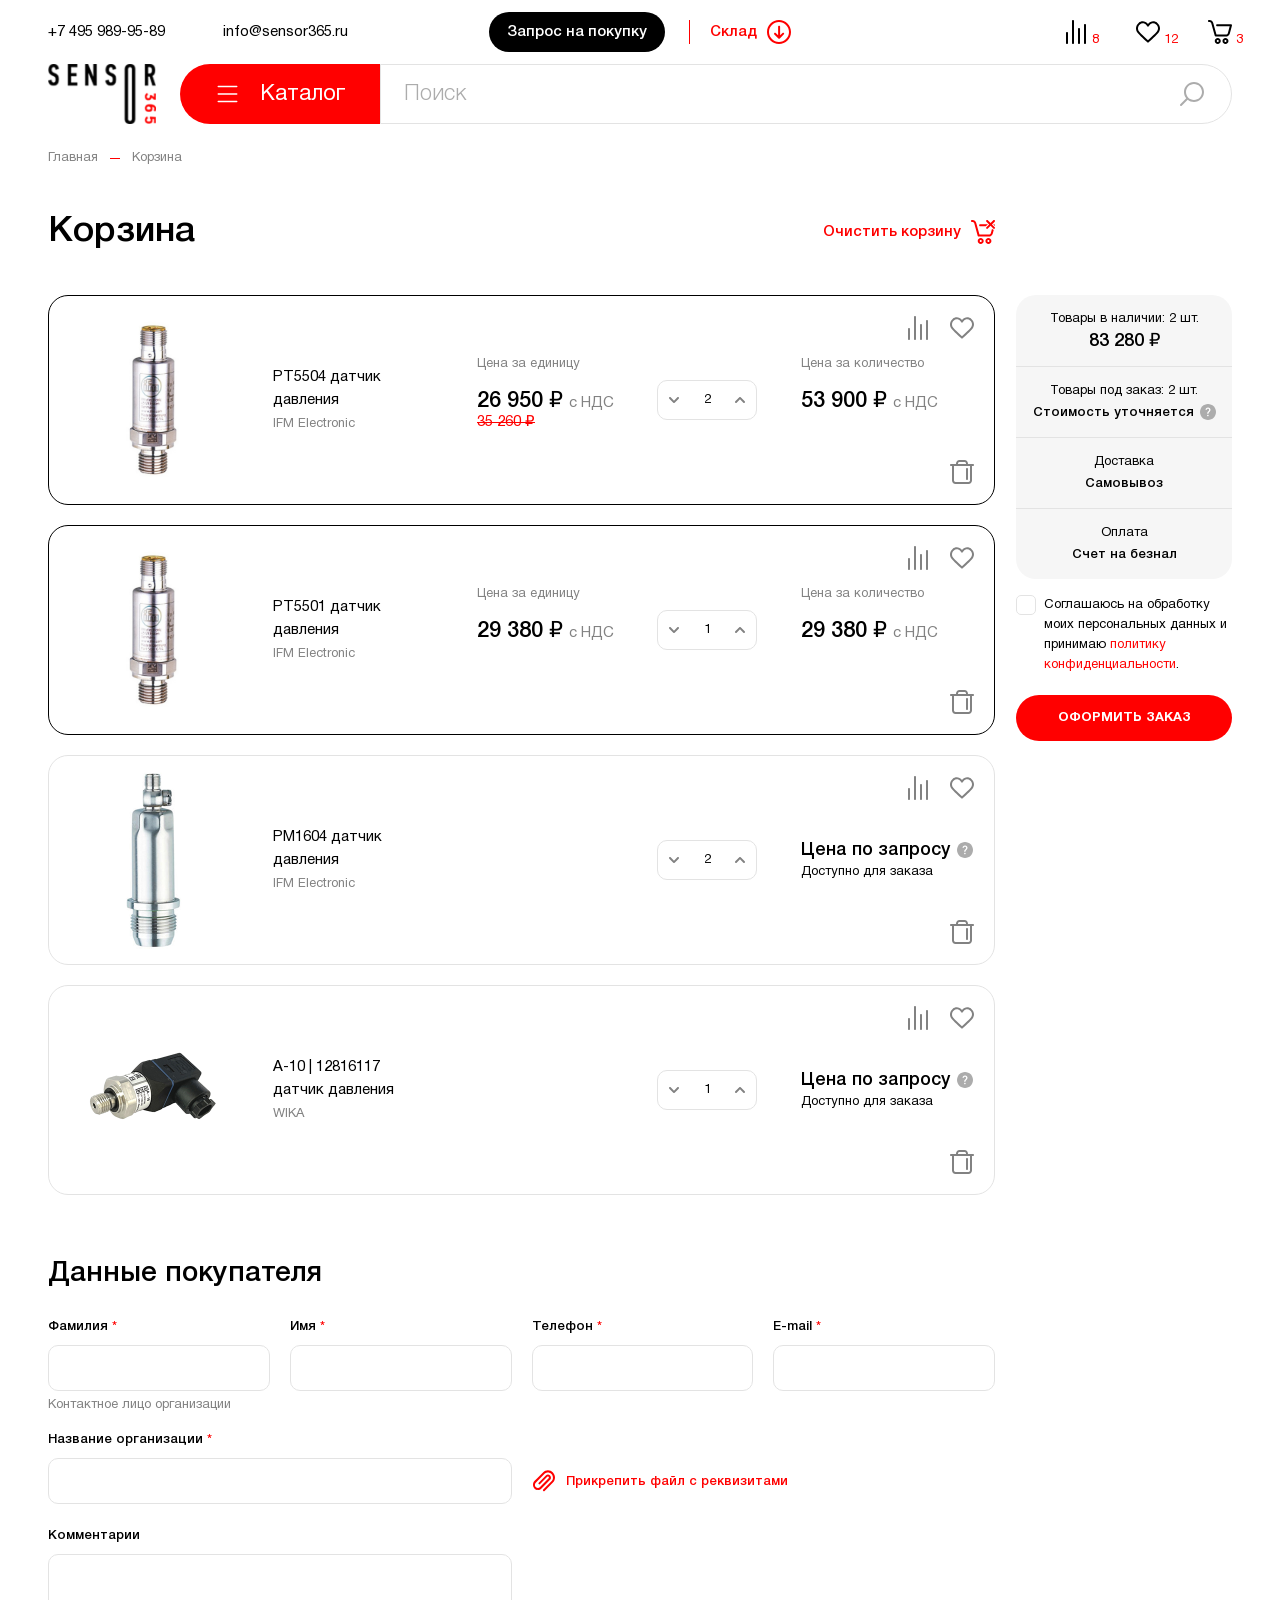
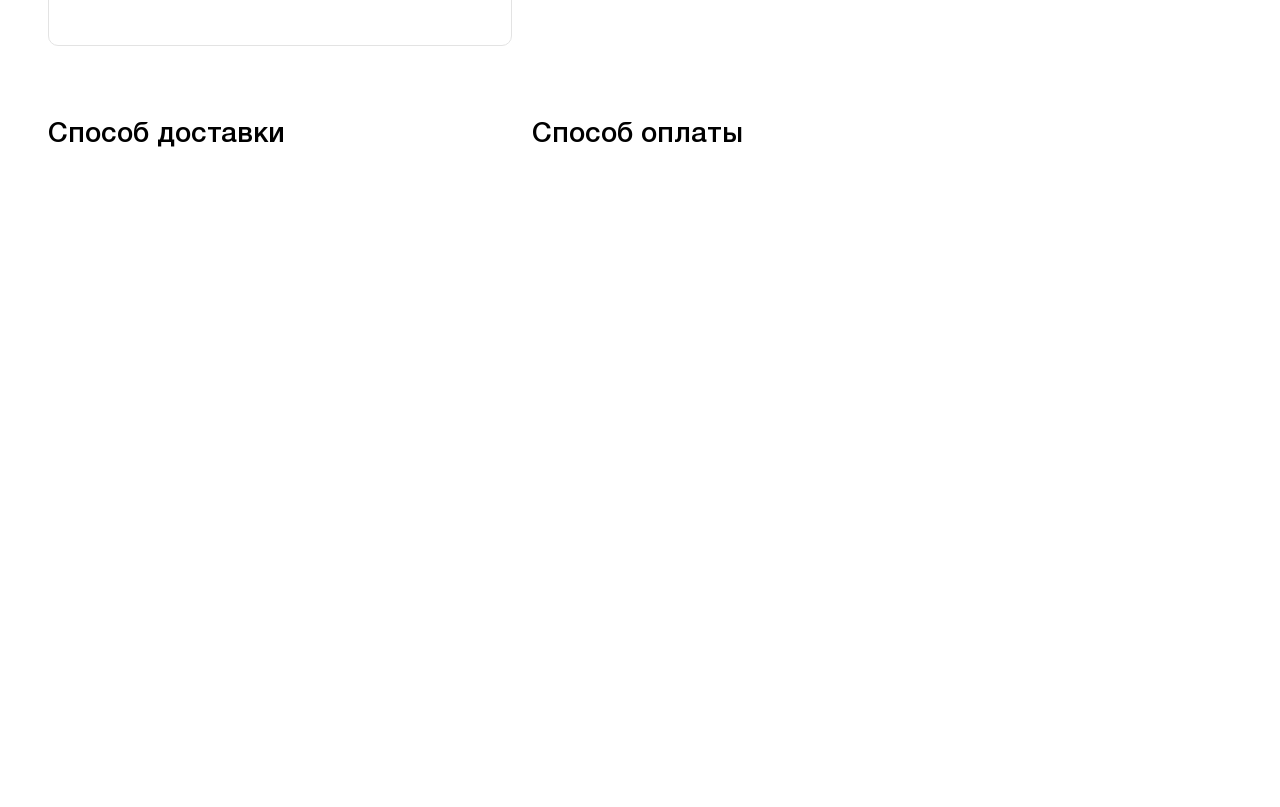
<file: cart.html>
<!DOCTYPE html>
<html lang="ru">
	<head>
		<meta http-equiv="Content-Type" content="text/html; charset=utf-8">

		<!-- Adapting the page for mobile devices -->
		<meta name="viewport" content="width=device-width, initial-scale=1, maximum-scale=1">

		<!-- Prohibition of phone number recognition -->
		<meta name="format-detection" content="telephone=no">
		<meta name="SKYPE_TOOLBAR" content ="SKYPE_TOOLBAR_PARSER_COMPATIBLE">

		<!-- Page title -->
		<title>Заголовок страницы</title>

		<!-- Meta description -->
		<meta name="description" content="">

		<!-- Meta Keywords -->
		<meta name="keywords" content="">

		<!-- Site icon, size 32x32, transparency supported. Recommended format: .ico or .png -->
		<link rel="shortcut icon" href="favicon.png">

		<!-- Changing the color of the mobile browser panel -->
		<meta name="msapplication-TileColor" content="#000">
		<meta name="theme-color" content="#000">

		<!-- Connecting style files -->
		<link rel="stylesheet" href="css/swiper-bundle.min.css">
		<link rel="stylesheet" href="css/swiper.css">
		<link rel="stylesheet" href="css/fancybox.css">
		<link rel="stylesheet" href="css/ion.rangeSlider.css">
		<link rel="stylesheet" href="css/styles.css">

		<link rel="stylesheet" href="css/response_1899.css" media="print, (max-width: 1899px)">
		<link rel="stylesheet" href="css/response_1439.css" media="print, (max-width: 1439px)">
		<link rel="stylesheet" href="css/response_1279.css" media="print, (max-width: 1279px)">
		<link rel="stylesheet" href="css/response_1023.css" media="print, (max-width: 1023px)">
		<link rel="stylesheet" href="css/response_767.css" media="print, (max-width: 767px)">
		<link rel="stylesheet" href="css/response_479.css" media="(max-width: 479px)">
	</head>

	<body>
		<div class="wrap">
			<div class="main">
				<header class="no_fixed">
					<button class="close_btn"></button>

					<div class="top">
						<div class="cont big row">
							<div class="contacts">
								<div class="phone">
									<a href="tel:+7 495 989-95-89">+7 495 989-95-89</a>
								</div>

								<div class="email">
									<a href="mailto:info@sensor365.ru">info@sensor365.ru</a>
								</div>
							</div>

							<div class="info">
								<button class="request_btn modal_btn" data-modal="request_modal">Запрос на покупку</button>

								<div class="warehouse">
									<a href="/">
										<span>Склад</span>
										<svg class="icon"><use xlink:href="images/sprite.svg#ic_arrow_circle_ver"></use></svg>
									</a>
								</div>
							</div>

							<div class="icon_links">
								<div class="compare_link">
									<a href="/">
										<svg class="icon"><use xlink:href="images/sprite.svg#ic_compare"></use></svg>
										<span class="count">8</span>
									</a>
								</div>

								<div class="favorite_link">
									<a href="/">
										<svg class="icon"><use xlink:href="images/sprite.svg#ic_favorite"></use></svg>
										<span class="count">12</span>
									</a>
								</div>

								<div class="cart_link">
									<a href="/">
										<svg class="icon"><use xlink:href="images/sprite.svg#ic_cart"></use></svg>
										<span class="count">3</span>
									</a>
								</div>
							</div>
						</div>
					</div>

					<div class="bottom">
						<div class="cont">
							<a href="/" class="logo">
								<img src="images/logo.png" alt="">
							</a>

							<div class="catalog_menu modal_cont">
								<button class="btn mini_modal_btn" data-modal-id="#catalog_modal">
									<svg class="icon"><use xlink:href="images/sprite.svg#ic_menu"></use></svg>
									<svg class="icon"><use xlink:href="images/sprite.svg#ic_close"></use></svg>

									<span>Каталог</span>
								</button>

								<div class="mini_modal" id="catalog_modal">
									<div class="cont">
										<div class="grid_row">
											<div class="col">
												<div class="catalog_link" data-sub-col="1">
													<a href="/">Аксессуары</a>

													<div class="arr">
														<svg><use xlink:href="images/sprite.svg#ic_arr_double_hor"></use></svg>
													</div>
												</div>

												<div class="catalog_link">
													<a href="/">Блоки питания для ПЛК и датчиков</a>
												</div>

												<div class="catalog_link">
													<a href="/">Датчики и преобразователи давления промышленные</a>
												</div>

												<div class="catalog_link">
													<a href="/">Датчики линейных перемещений и расстояний</a>
												</div>

												<div class="catalog_link">
													<a href="/">Датчики оптические для специальных задач</a>
												</div>

												<div class="catalog_link">
													<a href="/">Датчики положения</a>
												</div>

												<div class="catalog_link">
													<a href="/">Датчики, реле потока воздуха и промышленных газов</a>
												</div>

												<div class="catalog_link">
													<a href="/">Датчики, реле потока жидкости</a>
												</div>

												<div class="catalog_link">
													<a href="/">Датчики температуры промышленные</a>
												</div>

												<div class="catalog_link">
													<a href="/">Датчики ускорения — акселерометры</a>
												</div>

												<div class="catalog_link">
													<a href="/">Датчики угла наклона — инклинометры</a>
												</div>

												<div class="catalog_link">
													<a href="/">Датчики угловых перемещений, энкодеры, потенциометры</a>
												</div>

												<div class="catalog_link">
													<a href="/">Датчики щелевые</a>
												</div>

												<div class="catalog_link">
													<a href="/">Индикаторы, преобразователи и регуляторы</a>
												</div>

												<div class="catalog_link">
													<a href="/">Мониторинг и диагностика</a>
												</div>

												<div class="catalog_link">
													<a href="/">Расходомеры жидкости</a>
												</div>

												<div class="catalog_link">
													<a href="/">Расходомеры сжатого воздуха и промышленных газов</a>
												</div>

												<div class="catalog_link">
													<a href="/">Сигнализаторы уровня жидкости и сыпучих веществ</a>
												</div>

												<div class="catalog_link">
													<a href="/">Сканеры штрих-кодов промышленные</a>
												</div>

												<div class="catalog_link">
													<a href="/">RFID компоненты</a>
												</div>

												<div class="catalog_link">
													<a href="/">Уровнемеры</a>
												</div>

												<div class="catalog_link">
													<a href="/">Сигнальное оборудование</a>
												</div>

												<div class="catalog_link">
													<a href="/">Безопасность на производстве</a>
												</div>

												<div class="catalog_link">
													<a href="/">Промышленные интерфейсы</a>
												</div>

												<div class="catalog_link">
													<a href="/">Системы освещения на производстве</a>
												</div>

												<div class="catalog_link">
													<a href="/">Бесконтактные системы передачи данных</a>
												</div>
											</div>

											<div class="col sub_col sub_col_1">
												<button class="back_btn">
													<svg class="icon"><use xlink:href="images/sprite.svg#ic_arrow_hor"></use></svg>
													<span>Назад</span>
												</button>

												<div class="catalog_link" data-sub-col="1">
													<a href="/">Емкостные датчики <small>(48)</small></a>

													<div class="arr">
														<svg><use xlink:href="images/sprite.svg#ic_arr_double_hor"></use></svg>
													</div>
												</div>

												<div class="catalog_link">
													<a href="/">Индуктивные датчики <small>(129)</small></a>
												</div>

												<div class="catalog_link">
													<a href="/">Индуктивные датчики для контроля частоты вращения <small>(3)</small></a>
												</div>

												<div class="catalog_link">
													<a href="/">Индуктивные датчики кольцевые <small>(19)</small></a>
												</div>

												<div class="catalog_link">
													<a href="/">Магнитные датчики <small>(28)</small></a>
												</div>

												<div class="catalog_link">
													<a href="/">Магнитные датчики для пневмоцилиндров <small>(21)</small></a>
												</div>

												<div class="catalog_link">
													<a href="/">Оптические датчики диффузионные <small>(47)</small></a>
												</div>

												<div class="catalog_link">
													<a href="/">Оптические датчики — однолучевые барьеры <small>(16)</small></a>
												</div>

												<div class="catalog_link">
													<a href="/">Оптические датчики — многолучевые барьеры <small>(88)</small></a>
												</div>

												<div class="catalog_link">
													<a href="/">Оптические датчики рефлекторные <small>(36)</small></a>
												</div>

												<div class="catalog_link">
													<a href="/">Радарные датчики движения <small>(60)</small></a>
												</div>

												<div class="catalog_link">
													<a href="/">Ультразвуковые датчики — однолучевые барьеры <small>(42)</small></a>
												</div>

												<div class="catalog_link">
													<a href="/">Датчики касания и сенсорные кнопки <small>(37)</small></a>
												</div>

												<div class="catalog_link">
													<a href="/">Датчики двойного листа и контроля склейки <small>(18)</small></a>
												</div>

												<div class="catalog_link">
													<a href="/">Детекторы транспорта <small>(22)</small></a>
												</div>

												<div class="catalog_link">
													<a href="/">Электромеханические выключатели <small>(8)</small></a>
												</div>
											</div>

											<div class="col sub_sub_col sub_sub_col_1">
												<button class="back_btn">
													<svg class="icon"><use xlink:href="images/sprite.svg#ic_arrow_hor"></use></svg>
													<span>Назад</span>
												</button>

												<div class="catalog_link">
													<a href="/">Емкостные датчики <small>(9)</small></a>
												</div>

												<div class="catalog_link">
													<a href="/">Емкостные датчики в прямоугольных корпусах <small>(13)</small></a>
												</div>

												<div class="catalog_link">
													<a href="/">Емкостные датчики в цилиндрических корпусах <small>(25)</small></a>
												</div>
											</div>
										</div>
									</div>
								</div>
							</div>

							<div class="search">
								<form action="">
									<input type="text" name="" value="" class="input" placeholder="Поиск">

									<button type="submit" class="submit_btn">
										<svg class="icon"><use xlink:href="images/sprite.svg#ic_search"></use></svg>
									</button>
								</form>
							</div>
						</div>
					</div>
				</header>


				<section class="mob_header no_fixed">
					<div class="cont">
						<div class="logo">
							<img src="images/logo.png" alt="">
						</div>

						<div class="icon_links">
							<div class="compare_link">
								<a href="/">
									<svg class="icon"><use xlink:href="images/sprite.svg#ic_compare"></use></svg>
									<span class="count">8</span>
								</a>
							</div>

							<div class="favorite_link">
								<a href="/">
									<svg class="icon"><use xlink:href="images/sprite.svg#ic_favorite"></use></svg>
									<span class="count">12</span>
								</a>
							</div>

							<div class="cart_link">
								<a href="/">
									<svg class="icon"><use xlink:href="images/sprite.svg#ic_cart"></use></svg>
									<span class="count">3</span>
								</a>
							</div>
						</div>

						<button class="mob_menu_btn">
							<svg class="icon"><use xlink:href="images/sprite.svg#ic_menu"></use></svg>
						</button>
					</div>
				</section>


				<section class="page_head">
					<div class="cont">
						<div class="breadcrumbs">
							<a href="/">Главная</a>

							<span class="sep"></span>

							<span class="current">Корзина</span>
						</div>

						<div class="cart_content">
							<h1 class="page_title">Корзина</h1>

							<button class="clear_cart_btn">
								<span>Очистить корзину</span>
								<svg class="icon"><use xlink:href="images/sprite.svg#ic_clear_cart"></use></svg>
							</button>
						</div>
					</div>
				</section>


				<section class="cart_info block">
					<div class="cont">
						<div class="content">
							<div class="list">
								<div class="product">
									<div class="btns">
										<button class="btn compare_btn">
											<svg class="icon"><use xlink:href="images/sprite.svg#ic_compare"></use></svg>

											<span>Добавить в сравнение</span>
											<span>Удалить из сравнения</span>
										</button>

										<button class="btn favorite_btn">
											<svg class="icon"><use xlink:href="images/sprite.svg#ic_favorite"></use></svg>

											<span>Добавить в избранное</span>
											<span>Удалить из избранного</span>
										</button>
									</div>

									<a href="/" class="image">
										<picture class="thumb">
											<img src="images/tmp/product_thumb1.jpg" alt="" loading="lazy" class="cover">
										</picture>
									</a>

									<div class="info">
										<div class="name">
											<a href="/">PT5504 датчик давления</a>
										</div>

										<div class="brand">
											<a href="/">IFM Electronic</a>
										</div>
									</div>

									<div class="price">
										<div class="label">Цена за единицу</div>

										<div>26 950 ₽ <span>с НДС</span></div>
										<div class="old">35 260 ₽</div>
									</div>

									<div class="amount">
										<button type="button" class="btn minus">
											<svg class="icon"><use xlink:href="images/sprite.svg#ic_arr_ver"></use></svg>
										</button>

										<input type="text" value="2" class="input" data-minimum="1" data-maximum="99" data-step="1" data-unit="" maxlength="2">

										<button type="button" class="btn plus">
											<svg class="icon"><use xlink:href="images/sprite.svg#ic_arr_ver"></use></svg>
										</button>
									</div>

									<div class="price total">
										<div class="label">Цена за количество</div>

										<div>53 900 ₽ <span>с НДС</span></div>
									</div>

									<button class="remove_btn">
										<svg class="icon"><use xlink:href="images/sprite.svg#ic_remove"></use></svg>

										<span>Удалить из корзины</span>
									</button>
								</div>

								<div class="product">
									<div class="btns">
										<button class="btn compare_btn">
											<svg class="icon"><use xlink:href="images/sprite.svg#ic_compare"></use></svg>

											<span>Добавить в сравнение</span>
											<span>Удалить из сравнения</span>
										</button>

										<button class="btn favorite_btn">
											<svg class="icon"><use xlink:href="images/sprite.svg#ic_favorite"></use></svg>

											<span>Добавить в избранное</span>
											<span>Удалить из избранного</span>
										</button>
									</div>

									<a href="/" class="image">
										<picture class="thumb">
											<img src="images/tmp/product_thumb1.jpg" alt="" loading="lazy" class="cover">
										</picture>
									</a>

									<div class="info">
										<div class="name">
											<a href="/">PT5501 датчик давления</a>
										</div>

										<div class="brand">
											<a href="/">IFM Electronic</a>
										</div>
									</div>

									<div class="price">
										<div class="label">Цена за единицу</div>

										<div>29 380 ₽ <span>с НДС</span></div>
									</div>

									<div class="amount">
										<button type="button" class="btn minus">
											<svg class="icon"><use xlink:href="images/sprite.svg#ic_arr_ver"></use></svg>
										</button>

										<input type="text" value="1" class="input" data-minimum="1" data-maximum="99" data-step="1" data-unit="" maxlength="2">

										<button type="button" class="btn plus">
											<svg class="icon"><use xlink:href="images/sprite.svg#ic_arr_ver"></use></svg>
										</button>
									</div>

									<div class="price total">
										<div class="label">Цена за количество</div>

										<div>29 380 ₽ <span>с НДС</span></div>
									</div>

									<button class="remove_btn">
										<svg class="icon"><use xlink:href="images/sprite.svg#ic_remove"></use></svg>

										<span>Удалить из корзины</span>
									</button>
								</div>

								<div class="product not_availabel">
									<div class="btns">
										<button class="btn compare_btn">
											<svg class="icon"><use xlink:href="images/sprite.svg#ic_compare"></use></svg>

											<span>Добавить в сравнение</span>
											<span>Удалить из сравнения</span>
										</button>

										<button class="btn favorite_btn">
											<svg class="icon"><use xlink:href="images/sprite.svg#ic_favorite"></use></svg>

											<span>Добавить в избранное</span>
											<span>Удалить из избранного</span>
										</button>
									</div>

									<a href="/" class="image">
										<picture class="thumb">
											<img src="images/tmp/product_thumb12.jpg" alt="" loading="lazy" class="cover">
										</picture>
									</a>

									<div class="info">
										<div class="name">
											<a href="/">PM1604 датчик давления</a>
										</div>

										<div class="brand">
											<a href="/">IFM Electronic</a>
										</div>
									</div>

									<div class="price"></div>

									<div class="amount">
										<button type="button" class="btn minus">
											<svg class="icon"><use xlink:href="images/sprite.svg#ic_arr_ver"></use></svg>
										</button>

										<input type="text" value="2" class="input" data-minimum="1" data-maximum="99" data-step="1" data-unit="" maxlength="2">

										<button type="button" class="btn plus">
											<svg class="icon"><use xlink:href="images/sprite.svg#ic_arr_ver"></use></svg>
										</button>
									</div>

									<div class="price total aligncenter">
										<div class="request">
											Цена по запросу

											<div class="tooltip">
												<svg class="icon"><use xlink:href="images/sprite.svg#ic_tooltip"></use></svg>

												<div class="text">Точную цену можно узнать после отправки запроса.</div>
											</div>
										</div>

										<div class="available">Доступно для заказа</div>
									</div>

									<button class="remove_btn">
										<svg class="icon"><use xlink:href="images/sprite.svg#ic_remove"></use></svg>

										<span>Удалить из корзины</span>
									</button>
								</div>

								<div class="product not_availabel">
									<div class="btns">
										<button class="btn compare_btn">
											<svg class="icon"><use xlink:href="images/sprite.svg#ic_compare"></use></svg>

											<span>Добавить в сравнение</span>
											<span>Удалить из сравнения</span>
										</button>

										<button class="btn favorite_btn">
											<svg class="icon"><use xlink:href="images/sprite.svg#ic_favorite"></use></svg>

											<span>Добавить в избранное</span>
											<span>Удалить из избранного</span>
										</button>
									</div>

									<a href="/" class="image">
										<picture class="thumb">
											<img src="images/tmp/product_thumb13.jpg" alt="" loading="lazy" class="cover">
										</picture>
									</a>

									<div class="info">
										<div class="name">
											<a href="/">А-10 | 12816117 датчик давления</a>
										</div>

										<div class="brand">
											<a href="/">WIKA</a>
										</div>
									</div>

									<div class="price"></div>

									<div class="amount">
										<button type="button" class="btn minus">
											<svg class="icon"><use xlink:href="images/sprite.svg#ic_arr_ver"></use></svg>
										</button>

										<input type="text" value="1" class="input" data-minimum="1" data-maximum="99" data-step="1" data-unit="" maxlength="2">

										<button type="button" class="btn plus">
											<svg class="icon"><use xlink:href="images/sprite.svg#ic_arr_ver"></use></svg>
										</button>
									</div>

									<div class="price total aligncenter">
										<div class="request">
											Цена по запросу

											<div class="tooltip">
												<svg class="icon"><use xlink:href="images/sprite.svg#ic_tooltip"></use></svg>

												<div class="text">Точную цену можно узнать после отправки запроса.</div>
											</div>
										</div>

										<div class="available">Доступно для заказа</div>
									</div>

									<button class="remove_btn">
										<svg class="icon"><use xlink:href="images/sprite.svg#ic_remove"></use></svg>

										<span>Удалить из корзины</span>
									</button>
								</div>
							</div>


							<section class="checkout_info" id="checkout">
								<form action="" class="form" novalidate>
									<div class="section">
										<div class="title">Данные покупателя</div>

										<div class="columns">
											<div class="line width1of4">
												<div class="label">Фамилия <span class="required">*</span></div>

												<div class="field">
													<input type="text" name="" value="" class="input" required>

													<div class="error_text">Необходимо указать фамилия</div>
												</div>
											</div>

											<div class="line width1of4">
												<div class="label">Имя <span class="required">*</span></div>

												<div class="field">
													<input type="text" name="" value="" class="input" required>

													<div class="error_text">Необходимо указать имя</div>
												</div>
											</div>

											<div class="line width1of4">
												<div class="label">Телефон <span class="required">*</span></div>

												<div class="field">
													<input type="tel" name="" value="" class="input" required>

													<div class="error_text">Необходимо указать телефон</div>
												</div>
											</div>

											<div class="line width1of4">
												<div class="label">E-mail <span class="required">*</span></div>

												<div class="field">
													<input type="email" name="" value="" class="input" required>

													<div class="error_text">Необходимо указать email</div>
												</div>
											</div>
										</div>

										<div class="line exp">Контактное лицо организации</div>

										<div class="columns">
											<div class="line">
												<div class="label">Название организации <span class="required">*</span></div>

												<div class="field">
													<input type="text" name="" value="" class="input" required>

													<div class="error_text">Необходимо указать название организации</div>
												</div>
											</div>

											<div class="line file">
												<div class="field">
													<label>
														<input type="file" name="file">

														<div class="selected empty">
															<span></span>

															<button type="button" class="delete_btn">
																<svg class="icon"><use xlink:href="images/sprite.svg#ic_delete_circle"></use></svg>
															</button>
														</div>

														<div class="btn">
															<svg class="icon"><use xlink:href="images/sprite.svg#ic_file"></use></svg>

															<span>Прикрепить файл c реквизитами</span>
														</div>
													</label>
												</div>
											</div>

											<div class="line">
												<div class="label">Комментарии</div>

												<div class="field">
													<textarea name=""></textarea>
												</div>
											</div>
										</div>
									</div>

									<div class="grid_row">
										<div class="section">
											<div class="title">Способ доставки</div>

											<div class="delivery_methods">
												<label class="method">
													<input type="radio" name="delivery_method" checked>

													<div class="check"></div>

													<div class="info">
														<div class="name">Самовывоз</div>

														<div class="desc">Москва, ул. Девятая Рота, д. 7А (вход с ул. Девятая Рота) офис 108 (склад).</div>
													</div>
												</label>

												<label class="method">
													<input type="radio" name="delivery_method">

													<div class="check"></div>

													<div class="info">
														<div class="name">Деловые линии</div>

														<div class="desc">Доставка не входит в итоговую стоимость заказа и оплачивается отдельно после согласования с оператором.</div>
													</div>
												</label>

												<label class="method">
													<input type="radio" name="delivery_method">

													<div class="check"></div>

													<div class="info">
														<div class="name">СДЭК</div>

														<div class="add_to_bill">
															<label class="radio">
																<input type="radio" name="add_to_bill" checked>

																<div class="check"></div>

																<div>Включить в счет</div>
															</label>

															<label class="radio">
																<input type="radio" name="add_to_bill">

																<div class="check"></div>

																<div>Не включать в счет</div>
															</label>
														</div>

														<div class="data">
															<div class="line">
																<div class="label">Город</div>

																<div class="field">
																	<input type="text" name="" value="" class="input" placeholder="">
																</div>
															</div>

															<div class="address">
																<div class="line">
																	<div class="label">Улица</div>

																	<div class="field">
																		<input type="text" name="" value="" class="input">
																	</div>
																</div>

																<div class="line small">
																	<div class="label">Дом</div>

																	<div class="field">
																		<input type="text" name="" value="" class="input">
																	</div>
																</div>

																<div class="line small">
																	<div class="label">Кв./офис</div>

																	<div class="field">
																		<input type="text" name="" value="" class="input">
																	</div>
																</div>
															</div>
														</div>
													</div>
												</label>
											</div>
										</div>

										<div class="section">
											<div class="title">Способ оплаты</div>

											<div class="payment_methods">
												<label class="method">
													<input type="radio" name="payment_method" checked>

													<div class="check"></div>

													<div class="info">
														<div class="name">Банковский перевод</div>

														<div class="desc">Оплата от юр. лица с НДС 20%.</div>
													</div>
												</label>
											</div>
										</div>
									</div>
								</form>
							</section>
						</div>

						<aside>
							<div class="sticky">
								<div class="total_data">
									<div class="item">
										<div class="label">Товары в наличии: 2 шт.</div>

										<div class="val price">83 280 ₽</div>
									</div>

									<div class="item">
										<div class="label">Товары под заказ: 2 шт.</div>

										<div class="val">
											<span>Стоимость уточняется</span>

											<div class="tooltip">
												<svg class="icon"><use xlink:href="images/sprite.svg#ic_tooltip"></use></svg>

												<div class="text">Точную цену можно узнать после отправки запроса.</div>
											</div>
										</div>
									</div>

									<div class="item">
										<div class="label">Доставка</div>

										<div class="val">Самовывоз</div>
									</div>

									<div class="item">
										<div class="label">Оплата</div>

										<div class="val">Счет на безнал</div>
									</div>
								</div>

								<div class="agree">
									<label class="checkbox">
										<input type="checkbox" name="agree" required>

										<div class="check">
											<svg class="icon"><use xlink:href="images/sprite.svg#ic_check"></use></svg>
										</div>

										<div>Соглашаюсь на обработку моих персональных данных и принимаю <a href="/" target="_blank">политику конфиденциальности</a>.</div>
									</label>

									<div class="error_text">Необходимо отметить</div>
								</div>

								<button class="checkout_btn scroll_btn" data-anchor="checkout">ОФОРМИТЬ ЗАКАЗ</button>
							</div>
						</aside>
					</div>
				</section>
			</div>


			<footer>
				<div class="data">
					<div class="top">
						<div class="cont big">
							<div class="logo">
								<img src="images/logo_white.png" alt="">
							</div>

							<div class="links">
								<div class="title">Информация</div>

								<div class="items">
									<div><a href="/">О компании</a></div>

									<div><a href="/">Новости</a></div>

									<div><a href="/">Статьи</a></div>

									<div><a href="/">Контакты</a></div>
								</div>
							</div>

							<div class="links">
								<div class="title">Покупателю</div>

								<div class="items">
									<div><a href="/">Каталог</a></div>

									<div><a href="/">Оплата</a></div>

									<div><a href="/">Доставка</a></div>

									<div><a href="/">Гарантия</a></div>
								</div>
							</div>

							<div class="col">
								<button class="request_btn modal_btn" data-modal="request_modal">Запрос на покупку</button>

								<div class="warehouse">
									<a href="/">
										<span>Склад</span>
										<svg class="icon"><use xlink:href="images/sprite.svg#ic_arrow_circle_ver"></use></svg>
									</a>
								</div>
							</div>

							<div class="contacts">
								<div class="title">Контакты</div>

								<div class="phone">
									<div><a href="tel:+7 495 989-95-89">+7 495 989-95-89</a></div>
								</div>

								<div class="work_time">Пн–Пт 09:00–18:00</div>

								<div class="email">
									<div><a href="mailto:info@sensor365.ru">info@sensor365.ru</a></div>
								</div>

								<div class="location">Москва, ул. Девятая Рота д.7А, оф. 109</div>
							</div>
						</div>
					</div>

					<div class="bottom">
						<div class="cont big">
							<div class="copyright">
								<div>&copy; 2015-2025 ООО «АСИС ПРО»</div>
								<div>Все права защищены.</div>
							</div>

							<div class="privacy_policy_link">
								<a href="/">Политика конфиденциальности</a>
							</div>

							<div class="socials">
								<a href="/" target="_blank" rel="noopener nofollow" class="youtube_link"></a>

								<a href="/" target="_blank" rel="noopener nofollow" class="rutube_link"></a>
							</div>

							<div class="creator">
								<a href="/" target="_blank">Создание сайта <span>Точка.ру</span></a>
							</div>
						</div>
					</div>
				</div>
			</footer>

			<div class="overlay"></div>
		</div>


		<section class="modal" id="request_modal">
			<div class="modal_title">Запрос на покупку</div>

			<form action="" class="form" novalidate>
				<div class="line">
					<div class="label">Организация, контактное лицо <span class="required">*</span></div>

					<div class="field">
						<input type="text" name="" value="" class="input" required>

						<div class="error_text">Необходимо указать организацию, контактное лицо</div>
					</div>
				</div>

				<div class="line file">
					<div class="field">
						<label>
							<input type="file" name="file">

							<div class="selected empty">
								<span></span>

								<button type="button" class="delete_btn">
									<svg class="icon"><use xlink:href="images/sprite.svg#ic_delete_circle"></use></svg>
								</button>
							</div>

							<div class="btn">
								<svg class="icon"><use xlink:href="images/sprite.svg#ic_file"></use></svg>

								<span>Прикрепить файл c реквизитами</span>
							</div>
						</label>
					</div>
				</div>

				<div class="columns">
					<div class="line width1of3">
						<div class="label">Регион, город <span class="required">*</span></div>

						<div class="field">
							<input type="text" name="" value="" class="input" required>

							<div class="error_text">Необходимо указать регион, город</div>
						</div>
					</div>

					<div class="line width1of3">
						<div class="label">Телефон <span class="required">*</span></div>

						<div class="field">
							<input type="tel" name="" value="" class="input" required>

							<div class="error_text">Необходимо указать телефон</div>
						</div>
					</div>

					<div class="line width1of3">
						<div class="label">E-mail <span class="required">*</span></div>

						<div class="field">
							<input type="email" name="" value="" class="input" required>

							<div class="error_text">Необходимо указать email</div>
						</div>
					</div>
				</div>

				<div class="line">
					<div class="label">Комментарии</div>

					<div class="field">
						<textarea name=""></textarea>
					</div>
				</div>

				<div class="line agree">
					<div class="field">
						<label class="checkbox">
							<input type="checkbox" name="agree" required>

							<div class="check">
								<svg class="icon"><use xlink:href="images/sprite.svg#ic_check"></use></svg>
							</div>

							<div>Соглашаюсь на обработку моих персональных данных и принимаю <a href="/" target="_blank">политику конфиденциальности</a>.</div>
						</label>

						<div class="error_text">Необходимо отметить</div>
					</div>
				</div>

				<div class="submit">
					<button type="submit" class="submit_btn">ОТПРАВИТЬ</button>
				</div>
			</form>
		</section>


		<!-- Connecting javascript files -->
		<script src="js/jquery-3.7.1.min.js"></script>
		<script src="js/functions.js"></script>
		<script src="js/swiper-bundle.min.js"></script>
		<script src="js/fancybox.js"></script>
		<script src="js/imask.js"></script>
		<script src="js/ion.rangeSlider.min.js"></script>
		<script src="js/nice-select2.js"></script>
		<script src="js/hc-sticky.js"></script>
		<script src="js/scripts.js"></script>
	</body>
</html>
</file>
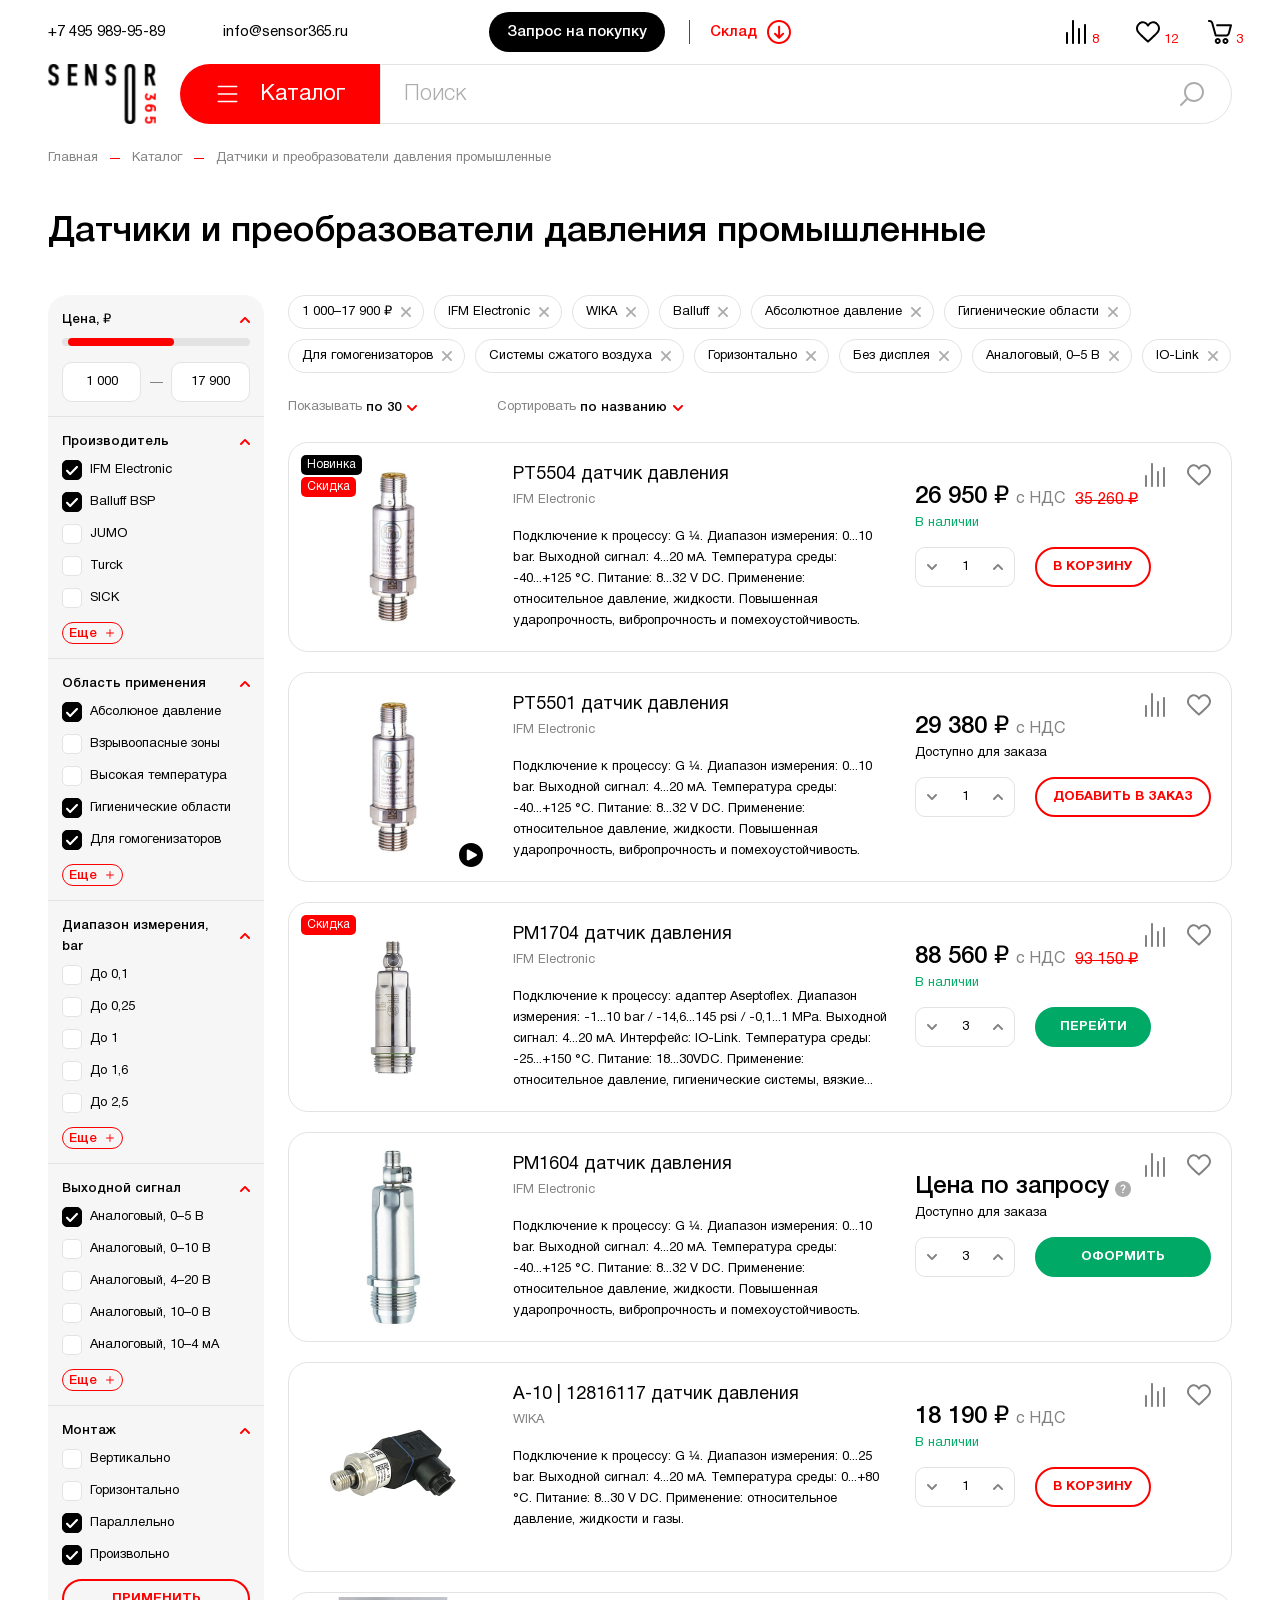
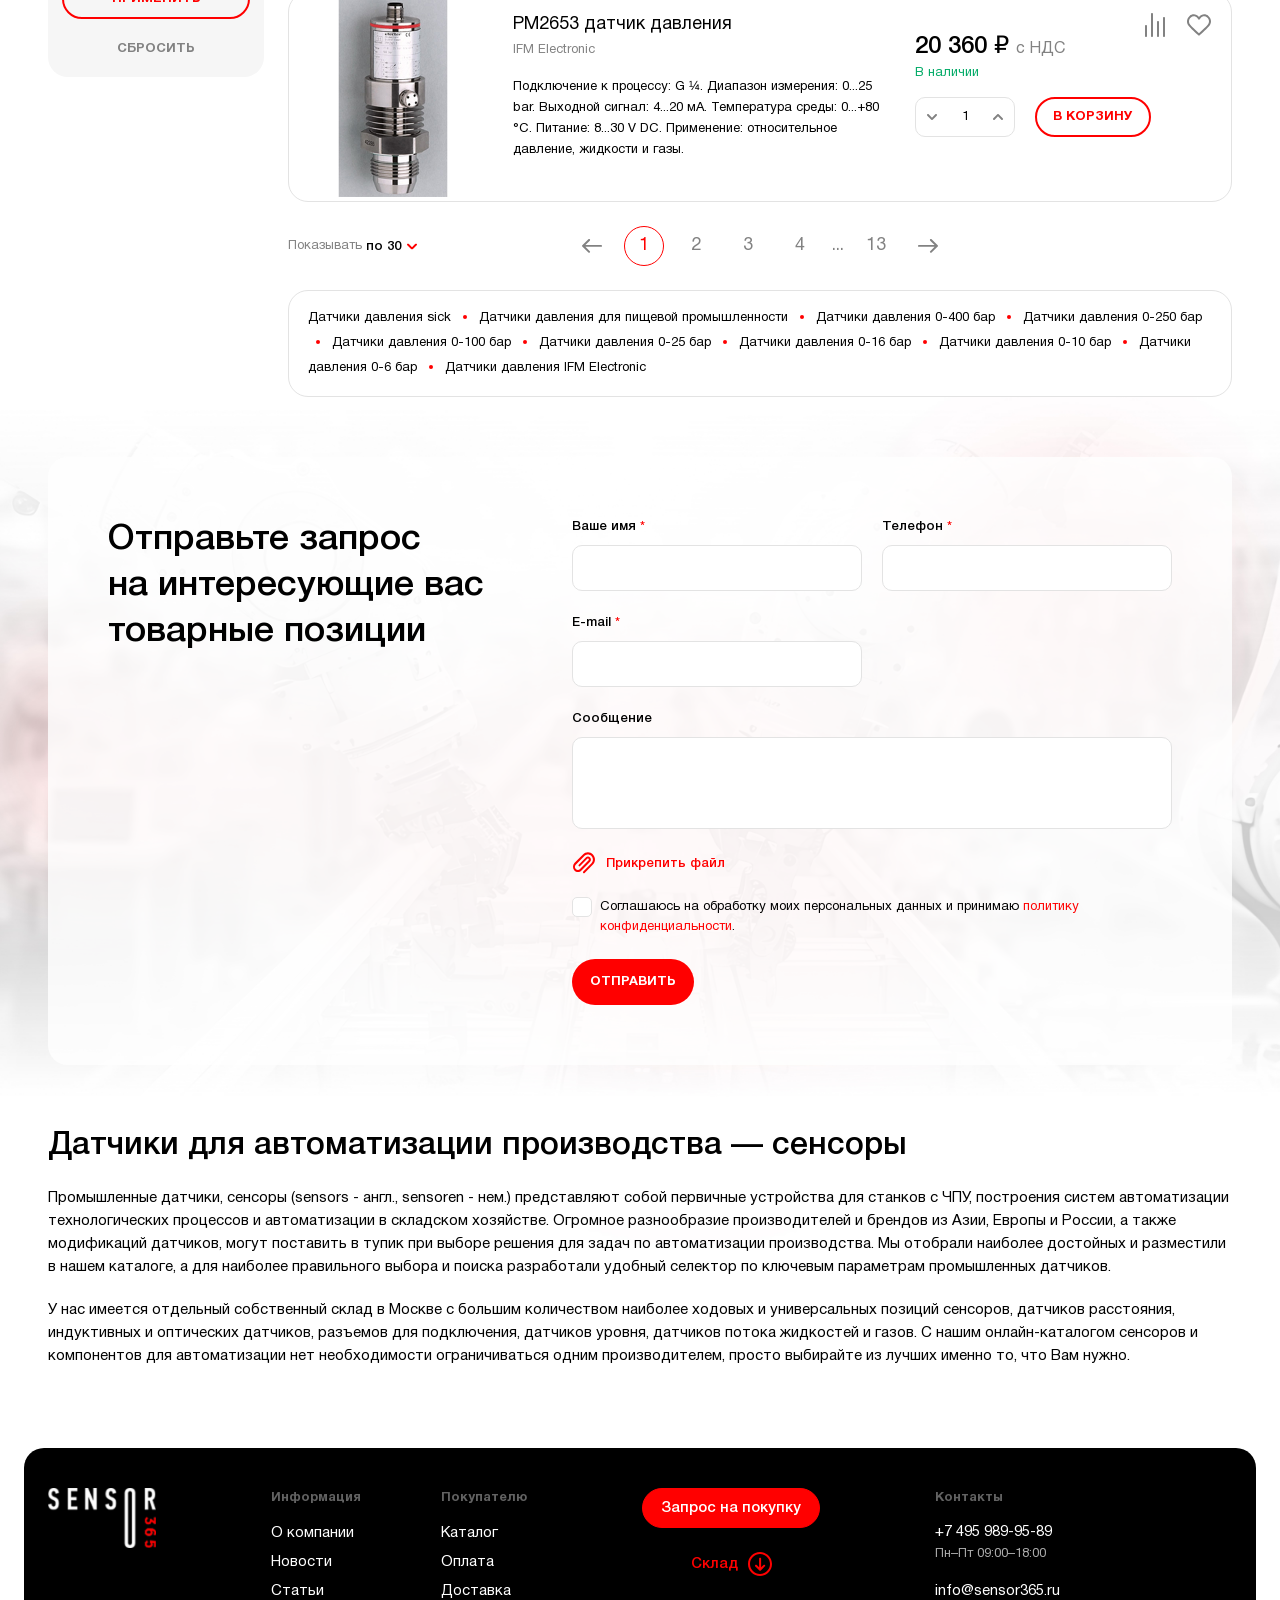
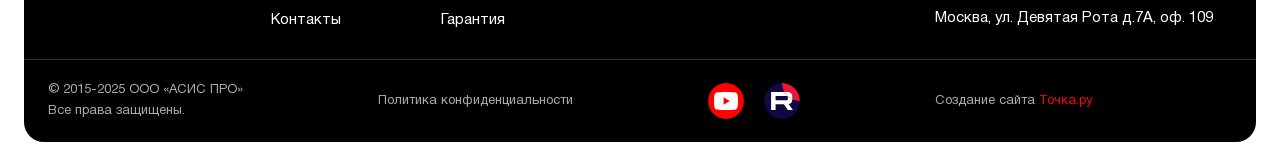
<file: category.html>
<!DOCTYPE html>
<html lang="ru">
	<head>
		<meta http-equiv="Content-Type" content="text/html; charset=utf-8">

		<!-- Adapting the page for mobile devices -->
		<meta name="viewport" content="width=device-width, initial-scale=1, maximum-scale=1">

		<!-- Prohibition of phone number recognition -->
		<meta name="format-detection" content="telephone=no">
		<meta name="SKYPE_TOOLBAR" content ="SKYPE_TOOLBAR_PARSER_COMPATIBLE">

		<!-- Page title -->
		<title>Заголовок страницы</title>

		<!-- Meta description -->
		<meta name="description" content="">

		<!-- Meta Keywords -->
		<meta name="keywords" content="">

		<!-- Site icon, size 32x32, transparency supported. Recommended format: .ico or .png -->
		<link rel="shortcut icon" href="favicon.png">

		<!-- Changing the color of the mobile browser panel -->
		<meta name="msapplication-TileColor" content="#000">
		<meta name="theme-color" content="#000">

		<!-- Connecting style files -->
		<link rel="stylesheet" href="css/swiper-bundle.min.css">
		<link rel="stylesheet" href="css/swiper.css">
		<link rel="stylesheet" href="css/fancybox.css">
		<link rel="stylesheet" href="css/ion.rangeSlider.css">
		<link rel="stylesheet" href="css/styles.css">

		<link rel="stylesheet" href="css/response_1899.css" media="print, (max-width: 1899px)">
		<link rel="stylesheet" href="css/response_1439.css" media="print, (max-width: 1439px)">
		<link rel="stylesheet" href="css/response_1279.css" media="print, (max-width: 1279px)">
		<link rel="stylesheet" href="css/response_1023.css" media="print, (max-width: 1023px)">
		<link rel="stylesheet" href="css/response_767.css" media="print, (max-width: 767px)">
		<link rel="stylesheet" href="css/response_479.css" media="(max-width: 479px)">
	</head>

	<body>
		<div class="wrap">
			<div class="main">
				<header>
					<button class="close_btn"></button>

					<div class="top">
						<div class="cont big row">
							<div class="contacts">
								<div class="phone">
									<a href="tel:+7 495 989-95-89">+7 495 989-95-89</a>
								</div>

								<div class="email">
									<a href="mailto:info@sensor365.ru">info@sensor365.ru</a>
								</div>
							</div>

							<div class="info">
								<button class="request_btn modal_btn" data-modal="request_modal">Запрос на покупку</button>

								<div class="warehouse">
									<a href="/">
										<span>Склад</span>
										<svg class="icon"><use xlink:href="images/sprite.svg#ic_arrow_circle_ver"></use></svg>
									</a>
								</div>
							</div>

							<div class="icon_links">
								<div class="compare_link">
									<a href="/">
										<svg class="icon"><use xlink:href="images/sprite.svg#ic_compare"></use></svg>
										<span class="count">8</span>
									</a>
								</div>

								<div class="favorite_link">
									<a href="/">
										<svg class="icon"><use xlink:href="images/sprite.svg#ic_favorite"></use></svg>
										<span class="count">12</span>
									</a>
								</div>

								<div class="cart_link">
									<a href="/">
										<svg class="icon"><use xlink:href="images/sprite.svg#ic_cart"></use></svg>
										<span class="count">3</span>
									</a>
								</div>
							</div>
						</div>
					</div>

					<div class="bottom">
						<div class="cont">
							<a href="/" class="logo">
								<img src="images/logo.png" alt="">
							</a>

							<div class="catalog_menu modal_cont">
								<button class="btn mini_modal_btn" data-modal-id="#catalog_modal">
									<svg class="icon"><use xlink:href="images/sprite.svg#ic_menu"></use></svg>
									<svg class="icon"><use xlink:href="images/sprite.svg#ic_close"></use></svg>

									<span>Каталог</span>
								</button>

								<div class="mini_modal" id="catalog_modal">
									<div class="cont">
										<div class="grid_row">
											<div class="col">
												<div class="catalog_link" data-sub-col="1">
													<a href="/">Аксессуары</a>

													<div class="arr">
														<svg><use xlink:href="images/sprite.svg#ic_arr_double_hor"></use></svg>
													</div>
												</div>

												<div class="catalog_link">
													<a href="/">Блоки питания для ПЛК и датчиков</a>
												</div>

												<div class="catalog_link">
													<a href="/">Датчики и преобразователи давления промышленные</a>
												</div>

												<div class="catalog_link">
													<a href="/">Датчики линейных перемещений и расстояний</a>
												</div>

												<div class="catalog_link">
													<a href="/">Датчики оптические для специальных задач</a>
												</div>

												<div class="catalog_link">
													<a href="/">Датчики положения</a>
												</div>

												<div class="catalog_link">
													<a href="/">Датчики, реле потока воздуха и промышленных газов</a>
												</div>

												<div class="catalog_link">
													<a href="/">Датчики, реле потока жидкости</a>
												</div>

												<div class="catalog_link">
													<a href="/">Датчики температуры промышленные</a>
												</div>

												<div class="catalog_link">
													<a href="/">Датчики ускорения — акселерометры</a>
												</div>

												<div class="catalog_link">
													<a href="/">Датчики угла наклона — инклинометры</a>
												</div>

												<div class="catalog_link">
													<a href="/">Датчики угловых перемещений, энкодеры, потенциометры</a>
												</div>

												<div class="catalog_link">
													<a href="/">Датчики щелевые</a>
												</div>

												<div class="catalog_link">
													<a href="/">Индикаторы, преобразователи и регуляторы</a>
												</div>

												<div class="catalog_link">
													<a href="/">Мониторинг и диагностика</a>
												</div>

												<div class="catalog_link">
													<a href="/">Расходомеры жидкости</a>
												</div>

												<div class="catalog_link">
													<a href="/">Расходомеры сжатого воздуха и промышленных газов</a>
												</div>

												<div class="catalog_link">
													<a href="/">Сигнализаторы уровня жидкости и сыпучих веществ</a>
												</div>

												<div class="catalog_link">
													<a href="/">Сканеры штрих-кодов промышленные</a>
												</div>

												<div class="catalog_link">
													<a href="/">RFID компоненты</a>
												</div>

												<div class="catalog_link">
													<a href="/">Уровнемеры</a>
												</div>

												<div class="catalog_link">
													<a href="/">Сигнальное оборудование</a>
												</div>

												<div class="catalog_link">
													<a href="/">Безопасность на производстве</a>
												</div>

												<div class="catalog_link">
													<a href="/">Промышленные интерфейсы</a>
												</div>

												<div class="catalog_link">
													<a href="/">Системы освещения на производстве</a>
												</div>

												<div class="catalog_link">
													<a href="/">Бесконтактные системы передачи данных</a>
												</div>
											</div>

											<div class="col sub_col sub_col_1">
												<button class="back_btn">
													<svg class="icon"><use xlink:href="images/sprite.svg#ic_arrow_hor"></use></svg>
													<span>Назад</span>
												</button>

												<div class="catalog_link" data-sub-col="1">
													<a href="/">Емкостные датчики <small>(48)</small></a>

													<div class="arr">
														<svg><use xlink:href="images/sprite.svg#ic_arr_double_hor"></use></svg>
													</div>
												</div>

												<div class="catalog_link">
													<a href="/">Индуктивные датчики <small>(129)</small></a>
												</div>

												<div class="catalog_link">
													<a href="/">Индуктивные датчики для контроля частоты вращения <small>(3)</small></a>
												</div>

												<div class="catalog_link">
													<a href="/">Индуктивные датчики кольцевые <small>(19)</small></a>
												</div>

												<div class="catalog_link">
													<a href="/">Магнитные датчики <small>(28)</small></a>
												</div>

												<div class="catalog_link">
													<a href="/">Магнитные датчики для пневмоцилиндров <small>(21)</small></a>
												</div>

												<div class="catalog_link">
													<a href="/">Оптические датчики диффузионные <small>(47)</small></a>
												</div>

												<div class="catalog_link">
													<a href="/">Оптические датчики — однолучевые барьеры <small>(16)</small></a>
												</div>

												<div class="catalog_link">
													<a href="/">Оптические датчики — многолучевые барьеры <small>(88)</small></a>
												</div>

												<div class="catalog_link">
													<a href="/">Оптические датчики рефлекторные <small>(36)</small></a>
												</div>

												<div class="catalog_link">
													<a href="/">Радарные датчики движения <small>(60)</small></a>
												</div>

												<div class="catalog_link">
													<a href="/">Ультразвуковые датчики — однолучевые барьеры <small>(42)</small></a>
												</div>

												<div class="catalog_link">
													<a href="/">Датчики касания и сенсорные кнопки <small>(37)</small></a>
												</div>

												<div class="catalog_link">
													<a href="/">Датчики двойного листа и контроля склейки <small>(18)</small></a>
												</div>

												<div class="catalog_link">
													<a href="/">Детекторы транспорта <small>(22)</small></a>
												</div>

												<div class="catalog_link">
													<a href="/">Электромеханические выключатели <small>(8)</small></a>
												</div>
											</div>

											<div class="col sub_sub_col sub_sub_col_1">
												<button class="back_btn">
													<svg class="icon"><use xlink:href="images/sprite.svg#ic_arrow_hor"></use></svg>
													<span>Назад</span>
												</button>

												<div class="catalog_link">
													<a href="/">Емкостные датчики <small>(9)</small></a>
												</div>

												<div class="catalog_link">
													<a href="/">Емкостные датчики в прямоугольных корпусах <small>(13)</small></a>
												</div>

												<div class="catalog_link">
													<a href="/">Емкостные датчики в цилиндрических корпусах <small>(25)</small></a>
												</div>
											</div>
										</div>
									</div>
								</div>
							</div>

							<div class="search">
								<form action="">
									<input type="text" name="" value="" class="input" placeholder="Поиск">

									<button type="submit" class="submit_btn">
										<svg class="icon"><use xlink:href="images/sprite.svg#ic_search"></use></svg>
									</button>
								</form>
							</div>
						</div>
					</div>
				</header>


				<section class="mob_header">
					<div class="cont">
						<div class="logo">
							<img src="images/logo.png" alt="">
						</div>

						<div class="icon_links">
							<div class="compare_link">
								<a href="/">
									<svg class="icon"><use xlink:href="images/sprite.svg#ic_compare"></use></svg>
									<span class="count">8</span>
								</a>
							</div>

							<div class="favorite_link">
								<a href="/">
									<svg class="icon"><use xlink:href="images/sprite.svg#ic_favorite"></use></svg>
									<span class="count">12</span>
								</a>
							</div>

							<div class="cart_link">
								<a href="/">
									<svg class="icon"><use xlink:href="images/sprite.svg#ic_cart"></use></svg>
									<span class="count">3</span>
								</a>
							</div>
						</div>

						<button class="mob_menu_btn">
							<svg class="icon"><use xlink:href="images/sprite.svg#ic_menu"></use></svg>
						</button>
					</div>
				</section>


				<section class="page_head">
					<div class="cont">
						<div class="breadcrumbs">
							<a href="/">Главная</a>

							<span class="sep"></span>

							<a href="/">Каталог</a>

							<span class="sep"></span>

							<span class="current">Датчики и преобразователи давления промышленные</span>
						</div>

						<h1 class="page_title">Датчики и преобразователи давления промышленные</h1>
					</div>
				</section>


				<section class="category_info content_flex block">
					<div class="cont">
						<aside>
							<div class="filter">
								<div class="mob_head">
									<div class="title">Фильтры</div>

									<button class="close_btn">
										<svg class="icon"><use xlink:href="images/sprite.svg#ic_close"></use></svg>
									</button>
								</div>

								<form action="" class="form">
									<div class="item">
										<div class="name active">
											<span>Цена, ₽</span>
											<svg class="icon"><use xlink:href="images/sprite.svg#ic_arr_ver"></use></svg>
										</div>

										<div class="data range price_range" style="display: block;">
											<input type="hidden" id="price_range" name="price_range" value="">

											<div class="fields">
												<div class="field">
													<input type="text" name="" value="1 000" class="input from">
												</div>

												<div class="sep"></div>

												<div class="field">
													<input type="text" name="" value="17 900" class="input to">
												</div>
											</div>
										</div>
									</div>

									<div class="item">
										<div class="name active">
											<span>Производитель</span>
											<svg class="icon"><use xlink:href="images/sprite.svg#ic_arr_ver"></use></svg>
										</div>

										<div class="data" style="display: block;">
											<div class="scroll">
												<div class="field">
													<label class="checkbox">
														<input type="checkbox" name="group1" checked>

														<div class="check">
															<svg class="icon"><use xlink:href="images/sprite.svg#ic_check"></use></svg>
														</div>

														<div>IFM Electronic</div>
													</label>
												</div>

												<div class="field">
													<label class="checkbox">
														<input type="checkbox" name="group1" checked>

														<div class="check">
															<svg class="icon"><use xlink:href="images/sprite.svg#ic_check"></use></svg>
														</div>

														<div>Balluff BSP</div>
													</label>
												</div>

												<div class="field">
													<label class="checkbox">
														<input type="checkbox" name="group1">

														<div class="check">
															<svg class="icon"><use xlink:href="images/sprite.svg#ic_check"></use></svg>
														</div>

														<div>JUMO</div>
													</label>
												</div>

												<div class="field">
													<label class="checkbox">
														<input type="checkbox" name="group1">

														<div class="check">
															<svg class="icon"><use xlink:href="images/sprite.svg#ic_check"></use></svg>
														</div>

														<div>Turck</div>
													</label>
												</div>

												<div class="field">
													<label class="checkbox">
														<input type="checkbox" name="group1">

														<div class="check">
															<svg class="icon"><use xlink:href="images/sprite.svg#ic_check"></use></svg>
														</div>

														<div>SICK</div>
													</label>
												</div>

												<div class="field">
													<label class="checkbox">
														<input type="checkbox" name="group1">

														<div class="check">
															<svg class="icon"><use xlink:href="images/sprite.svg#ic_check"></use></svg>
														</div>

														<div>Turck</div>
													</label>
												</div>

												<div class="field">
													<label class="checkbox">
														<input type="checkbox" name="group1">

														<div class="check">
															<svg class="icon"><use xlink:href="images/sprite.svg#ic_check"></use></svg>
														</div>

														<div>SICK</div>
													</label>
												</div>

												<div class="field">
													<label class="checkbox">
														<input type="checkbox" name="group1">

														<div class="check">
															<svg class="icon"><use xlink:href="images/sprite.svg#ic_check"></use></svg>
														</div>

														<div>Turck</div>
													</label>
												</div>

												<div class="field">
													<label class="checkbox">
														<input type="checkbox" name="group1">

														<div class="check">
															<svg class="icon"><use xlink:href="images/sprite.svg#ic_check"></use></svg>
														</div>

														<div>SICK</div>
													</label>
												</div>
											</div>

											<button class="spoler_btn">
												<span>Еще</span>
												<span>Скрыть</span>

												<svg class="icon"><use xlink:href="images/sprite.svg#ic_plus"></use></svg>
											</button>
										</div>
									</div>

									<div class="item">
										<div class="name active">
											<span>Область применения</span>
											<svg class="icon"><use xlink:href="images/sprite.svg#ic_arr_ver"></use></svg>
										</div>

										<div class="data" style="display: block;">
											<div class="scroll">
												<div class="field">
													<label class="checkbox">
														<input type="checkbox" name="group2" checked>

														<div class="check">
															<svg class="icon"><use xlink:href="images/sprite.svg#ic_check"></use></svg>
														</div>

														<div>Абсолюное давление</div>
													</label>
												</div>

												<div class="field">
													<label class="checkbox">
														<input type="checkbox" name="group2">

														<div class="check">
															<svg class="icon"><use xlink:href="images/sprite.svg#ic_check"></use></svg>
														</div>

														<div>Взрывоопасные зоны</div>
													</label>
												</div>

												<div class="field">
													<label class="checkbox">
														<input type="checkbox" name="group2">

														<div class="check">
															<svg class="icon"><use xlink:href="images/sprite.svg#ic_check"></use></svg>
														</div>

														<div>Высокая температура</div>
													</label>
												</div>

												<div class="field">
													<label class="checkbox">
														<input type="checkbox" name="group2" checked>

														<div class="check">
															<svg class="icon"><use xlink:href="images/sprite.svg#ic_check"></use></svg>
														</div>

														<div>Гигиенические области</div>
													</label>
												</div>

												<div class="field">
													<label class="checkbox">
														<input type="checkbox" name="group2" checked>

														<div class="check">
															<svg class="icon"><use xlink:href="images/sprite.svg#ic_check"></use></svg>
														</div>

														<div>Для гомогенизаторов</div>
													</label>
												</div>

												<div class="field">
													<label class="checkbox">
														<input type="checkbox" name="group2">

														<div class="check">
															<svg class="icon"><use xlink:href="images/sprite.svg#ic_check"></use></svg>
														</div>

														<div>Гигиенические области</div>
													</label>
												</div>

												<div class="field">
													<label class="checkbox">
														<input type="checkbox" name="group2">

														<div class="check">
															<svg class="icon"><use xlink:href="images/sprite.svg#ic_check"></use></svg>
														</div>

														<div>Для гомогенизаторов</div>
													</label>
												</div>
											</div>

											<button class="spoler_btn">
												<span>Еще</span>
												<span>Скрыть</span>

												<svg class="icon"><use xlink:href="images/sprite.svg#ic_plus"></use></svg>
											</button>
										</div>
									</div>

									<div class="item">
										<div class="name active">
											<span>Диапазон измерения, bar</span>
											<svg class="icon"><use xlink:href="images/sprite.svg#ic_arr_ver"></use></svg>
										</div>

										<div class="data" style="display: block;">
											<div class="scroll">
												<div class="field">
													<label class="checkbox">
														<input type="checkbox" name="group3">

														<div class="check">
															<svg class="icon"><use xlink:href="images/sprite.svg#ic_check"></use></svg>
														</div>

														<div>До 0,1</div>
													</label>
												</div>

												<div class="field">
													<label class="checkbox">
														<input type="checkbox" name="group3">

														<div class="check">
															<svg class="icon"><use xlink:href="images/sprite.svg#ic_check"></use></svg>
														</div>

														<div>До 0,25</div>
													</label>
												</div>

												<div class="field">
													<label class="checkbox">
														<input type="checkbox" name="group3">

														<div class="check">
															<svg class="icon"><use xlink:href="images/sprite.svg#ic_check"></use></svg>
														</div>

														<div>До 1</div>
													</label>
												</div>

												<div class="field">
													<label class="checkbox">
														<input type="checkbox" name="group3">

														<div class="check">
															<svg class="icon"><use xlink:href="images/sprite.svg#ic_check"></use></svg>
														</div>

														<div>До 1,6</div>
													</label>
												</div>

												<div class="field">
													<label class="checkbox">
														<input type="checkbox" name="group3">

														<div class="check">
															<svg class="icon"><use xlink:href="images/sprite.svg#ic_check"></use></svg>
														</div>

														<div>До 2,5</div>
													</label>
												</div>

												<div class="field">
													<label class="checkbox">
														<input type="checkbox" name="group3">

														<div class="check">
															<svg class="icon"><use xlink:href="images/sprite.svg#ic_check"></use></svg>
														</div>

														<div>До 1,6</div>
													</label>
												</div>

												<div class="field">
													<label class="checkbox">
														<input type="checkbox" name="group3">

														<div class="check">
															<svg class="icon"><use xlink:href="images/sprite.svg#ic_check"></use></svg>
														</div>

														<div>До 2,5</div>
													</label>
												</div>
											</div>

											<button class="spoler_btn">
												<span>Еще</span>
												<span>Скрыть</span>

												<svg class="icon"><use xlink:href="images/sprite.svg#ic_plus"></use></svg>
											</button>
										</div>
									</div>

									<div class="item">
										<div class="name active">
											<span>Выходной сигнал</span>
											<svg class="icon"><use xlink:href="images/sprite.svg#ic_arr_ver"></use></svg>
										</div>

										<div class="data" style="display: block;">
											<div class="scroll">
												<div class="field">
													<label class="checkbox">
														<input type="checkbox" name="group4" checked>

														<div class="check">
															<svg class="icon"><use xlink:href="images/sprite.svg#ic_check"></use></svg>
														</div>

														<div>Аналоговый, 0–5 В</div>
													</label>
												</div>

												<div class="field">
													<label class="checkbox">
														<input type="checkbox" name="group4">

														<div class="check">
															<svg class="icon"><use xlink:href="images/sprite.svg#ic_check"></use></svg>
														</div>

														<div>Аналоговый, 0–10 В</div>
													</label>
												</div>

												<div class="field">
													<label class="checkbox">
														<input type="checkbox" name="group4">

														<div class="check">
															<svg class="icon"><use xlink:href="images/sprite.svg#ic_check"></use></svg>
														</div>

														<div>Аналоговый, 4–20 В</div>
													</label>
												</div>

												<div class="field">
													<label class="checkbox">
														<input type="checkbox" name="group4">

														<div class="check">
															<svg class="icon"><use xlink:href="images/sprite.svg#ic_check"></use></svg>
														</div>

														<div>Аналоговый, 10–0 В</div>
													</label>
												</div>

												<div class="field">
													<label class="checkbox">
														<input type="checkbox" name="group4">

														<div class="check">
															<svg class="icon"><use xlink:href="images/sprite.svg#ic_check"></use></svg>
														</div>

														<div>Аналоговый, 10–4 мА</div>
													</label>
												</div>

												<div class="field">
													<label class="checkbox">
														<input type="checkbox" name="group4">

														<div class="check">
															<svg class="icon"><use xlink:href="images/sprite.svg#ic_check"></use></svg>
														</div>

														<div>Аналоговый, 10–0 В</div>
													</label>
												</div>

												<div class="field">
													<label class="checkbox">
														<input type="checkbox" name="group4">

														<div class="check">
															<svg class="icon"><use xlink:href="images/sprite.svg#ic_check"></use></svg>
														</div>

														<div>Аналоговый, 10–4 мА</div>
													</label>
												</div>
											</div>

											<button class="spoler_btn">
												<span>Еще</span>
												<span>Скрыть</span>

												<svg class="icon"><use xlink:href="images/sprite.svg#ic_plus"></use></svg>
											</button>
										</div>
									</div>

									<div class="item">
										<div class="name active">
											<span>Монтаж</span>
											<svg class="icon"><use xlink:href="images/sprite.svg#ic_arr_ver"></use></svg>
										</div>

										<div class="data" style="display: block;">
											<div class="scroll">
												<div class="field">
													<label class="checkbox">
														<input type="checkbox" name="group5">

														<div class="check">
															<svg class="icon"><use xlink:href="images/sprite.svg#ic_check"></use></svg>
														</div>

														<div>Вертикально</div>
													</label>
												</div>

												<div class="field">
													<label class="checkbox">
														<input type="checkbox" name="group5">

														<div class="check">
															<svg class="icon"><use xlink:href="images/sprite.svg#ic_check"></use></svg>
														</div>

														<div>Горизонтально</div>
													</label>
												</div>

												<div class="field">
													<label class="checkbox">
														<input type="checkbox" name="group5" checked>

														<div class="check">
															<svg class="icon"><use xlink:href="images/sprite.svg#ic_check"></use></svg>
														</div>

														<div>Параллельно</div>
													</label>
												</div>

												<div class="field">
													<label class="checkbox">
														<input type="checkbox" name="group5" checked>

														<div class="check">
															<svg class="icon"><use xlink:href="images/sprite.svg#ic_check"></use></svg>
														</div>

														<div>Произвольно</div>
													</label>
												</div>
											</div>
										</div>
									</div>

									<div class="submit">
										<button type="submit" class="submit_btn">ПРИМЕНИТЬ</button>

										<button type="reset" class="reset_btn">СБРОСИТЬ</button>
									</div>

									<button type="submit" class="fixed_submit_btn">Показать</button>
								</form>
							</div>
						</aside>


						<section class="content">
							<div class="filter_selected">
								<button class="btn">
									<span>1 000–17 900 ₽</span>
									<svg class="icon"><use xlink:href="images/sprite.svg#ic_delete"></use></svg>

									<div class="tooltip">Область применения</div>
								</button>

								<button class="btn">
									<span>IFM Electronic</span>
									<svg class="icon"><use xlink:href="images/sprite.svg#ic_delete"></use></svg>

									<div class="tooltip">Область применения</div>
								</button>

								<button class="btn">
									<span>WIKA</span>
									<svg class="icon"><use xlink:href="images/sprite.svg#ic_delete"></use></svg>

									<div class="tooltip">Область применения</div>
								</button>

								<button class="btn">
									<span>Balluff</span>
									<svg class="icon"><use xlink:href="images/sprite.svg#ic_delete"></use></svg>

									<div class="tooltip">Область применения</div>
								</button>

								<button class="btn">
									<span>Абсолютное давление</span>
									<svg class="icon"><use xlink:href="images/sprite.svg#ic_delete"></use></svg>

									<div class="tooltip">Область применения</div>
								</button>

								<button class="btn">
									<span>Гигиенические области</span>
									<svg class="icon"><use xlink:href="images/sprite.svg#ic_delete"></use></svg>

									<div class="tooltip">Область применения</div>
								</button>

								<button class="btn">
									<span>Для гомогенизаторов</span>
									<svg class="icon"><use xlink:href="images/sprite.svg#ic_delete"></use></svg>

									<div class="tooltip">Область применения</div>
								</button>

								<button class="btn">
									<span>Системы сжатого воздуха</span>
									<svg class="icon"><use xlink:href="images/sprite.svg#ic_delete"></use></svg>

									<div class="tooltip">Область применения</div>
								</button>

								<button class="btn">
									<span>Горизонтально</span>
									<svg class="icon"><use xlink:href="images/sprite.svg#ic_delete"></use></svg>

									<div class="tooltip">Область применения</div>
								</button>

								<button class="btn">
									<span>Без дисплея</span>
									<svg class="icon"><use xlink:href="images/sprite.svg#ic_delete"></use></svg>

									<div class="tooltip">Область применения</div>
								</button>

								<button class="btn">
									<span>Аналоговый, 0–5 В</span>
									<svg class="icon"><use xlink:href="images/sprite.svg#ic_delete"></use></svg>

									<div class="tooltip">Область применения</div>
								</button>

								<button class="btn">
									<span>IO-Link</span>
									<svg class="icon"><use xlink:href="images/sprite.svg#ic_delete"></use></svg>

									<div class="tooltip">Область применения</div>
								</button>
							</div>

							<div class="head">
								<div class="limit">
									<div class="label">Показывать</div>

									<div class="field">
										<select name="">
											<option value="10">по 10</option>
											<option value="20">по 20</option>
											<option value="30" selected>по 30</option>
											<option value="60">по 60</option>
										</select>

										<svg class="arr"><use xlink:href="images/sprite.svg#ic_arr_ver"></use></svg>
									</div>
								</div>

								<div class="sort">
									<div class="label">Сортировать</div>

									<div class="field">
										<select name="">
											<option value="1" selected>по названию</option>
											<option value="2">по названию</option>
											<option value="3">по названию</option>
											<option value="4">по названию</option>
										</select>

										<svg class="arr"><use xlink:href="images/sprite.svg#ic_arr_ver"></use></svg>
									</div>
								</div>

								<button class="mob_filter_btn">
									<span>Фильтры</span>
									<svg class="icon"><use xlink:href="images/sprite.svg#ic_filter"></use></svg>
								</button>
							</div>

							<div class="products">
								<div class="list">
									<div class="product">
										<div class="stickers">
											<div><div class="sticker new">Новинка</div></div>
											<div><div class="sticker discount">Скидка</div></div>
										</div>

										<div class="btns">
											<button class="btn compare_btn">
												<svg class="icon"><use xlink:href="images/sprite.svg#ic_compare"></use></svg>

												<span>Добавить в сравнение</span>
												<span>Удалить из сравнения</span>
											</button>

											<button class="btn favorite_btn">
												<svg class="icon"><use xlink:href="images/sprite.svg#ic_favorite"></use></svg>

												<span>Добавить в избранное</span>
												<span>Удалить из избранного</span>
											</button>
										</div>

										<a href="/" class="image">
											<picture class="thumb">
												<img src="images/tmp/product_thumb1.jpg" alt="" loading="lazy" class="cover">
											</picture>
										</a>

										<div class="info">
											<div class="name">
												<a href="/">PT5504 датчик давления</a>
											</div>

											<div class="brand">
												<a href="/">IFM Electronic</a>
											</div>

											<div class="desc">Подключение к процессу: G ¼. Диапазон измерения: 0...10 bar. Выходной сигнал: 4...20 мА. Температура среды: -40...+125 °C. Питание: 8...32 V DC. Применение: относительное давление, жидкости. Повышенная ударопрочность, вибропрочность и помехоустойчивость.</div>
										</div>

										<div class="col">
											<div class="price">
												<div>26 950 ₽ <span>с НДС</span></div>
												<div class="old">35 260 ₽</div>
											</div>

											<div class="available green">В наличии</div>

											<div class="buy">
												<div class="amount">
													<button type="button" class="btn minus">
														<svg class="icon"><use xlink:href="images/sprite.svg#ic_arr_ver"></use></svg>
													</button>

													<input type="text" value="1" class="input" data-minimum="1" data-maximum="99" data-step="1" data-unit="" maxlength="2">

													<button type="button" class="btn plus">
														<svg class="icon"><use xlink:href="images/sprite.svg#ic_arr_ver"></use></svg>
													</button>
												</div>

												<button class="buy_btn">
													<span>В КОРЗИНУ</span>
													<span>ПЕРЕЙТИ</span>
												</button>
											</div>
										</div>
									</div>

									<div class="product">
										<div class="btns">
											<button class="btn compare_btn">
												<svg class="icon"><use xlink:href="images/sprite.svg#ic_compare"></use></svg>

												<span>Добавить в сравнение</span>
												<span>Удалить из сравнения</span>
											</button>

											<button class="btn favorite_btn">
												<svg class="icon"><use xlink:href="images/sprite.svg#ic_favorite"></use></svg>

												<span>Добавить в избранное</span>
												<span>Удалить из избранного</span>
											</button>
										</div>

										<a href="/" class="image">
											<picture class="thumb">
												<img src="images/tmp/product_thumb1.jpg" alt="" loading="lazy" class="cover">
											</picture>

											<svg class="video_icon"><use xlink:href="images/sprite.svg#ic_video_play"></use></svg>
										</a>

										<div class="info">
											<div class="name">
												<a href="/">PT5501 датчик давления</a>
											</div>

											<div class="brand">
												<a href="/">IFM Electronic</a>
											</div>

											<div class="desc">Подключение к процессу: G ¼. Диапазон измерения: 0...10 bar. Выходной сигнал: 4...20 мА. Температура среды: -40...+125 °C. Питание: 8...32 V DC. Применение: относительное давление, жидкости. Повышенная ударопрочность, вибропрочность и помехоустойчивость.</div>
										</div>

										<div class="col">
											<div class="price">
												<div>29 380 ₽ <span>с НДС</span></div>
											</div>

											<div class="available">Доступно для заказа</div>

											<div class="buy">
												<div class="amount">
													<button type="button" class="btn minus">
														<svg class="icon"><use xlink:href="images/sprite.svg#ic_arr_ver"></use></svg>
													</button>

													<input type="text" value="1" class="input" data-minimum="1" data-maximum="99" data-step="1" data-unit="" maxlength="2">

													<button type="button" class="btn plus">
														<svg class="icon"><use xlink:href="images/sprite.svg#ic_arr_ver"></use></svg>
													</button>
												</div>

												<button class="buy_btn">
													<span>Добавить в заказ</span>
													<span>Оформить</span>
												</button>
											</div>
										</div>
									</div>

									<div class="product">
										<div class="stickers">
											<div><div class="sticker discount">Скидка</div></div>
										</div>

										<div class="btns">
											<button class="btn compare_btn">
												<svg class="icon"><use xlink:href="images/sprite.svg#ic_compare"></use></svg>

												<span>Добавить в сравнение</span>
												<span>Удалить из сравнения</span>
											</button>

											<button class="btn favorite_btn">
												<svg class="icon"><use xlink:href="images/sprite.svg#ic_favorite"></use></svg>

												<span>Добавить в избранное</span>
												<span>Удалить из избранного</span>
											</button>
										</div>

										<a href="/" class="image">
											<picture class="thumb">
												<img src="images/tmp/product_thumb11.jpg" alt="" loading="lazy" class="cover">
											</picture>
										</a>

										<div class="info">
											<div class="name">
												<a href="/">PM1704 датчик давления</a>
											</div>

											<div class="brand">
												<a href="/">IFM Electronic</a>
											</div>

											<div class="desc">Подключение к процессу: адаптер Aseptoflex. Диапазон измерения: -1...10 bar / -14,6...145 psi / -0,1...1 MPa. Выходной сигнал: 4...20 мА. Интерфейс: IO-Link. Температура среды: -25...+150 °C. Питание: 18...30VDC. Применение: относительное давление, гигиенические системы, вязкие...</div>
										</div>

										<div class="col">
											<div class="price">
												<div>88 560 ₽ <span>с НДС</span></div>
												<div class="old">93 150 ₽</div>
											</div>

											<div class="available green">В наличии</div>

											<div class="buy">
												<div class="amount">
													<button type="button" class="btn minus">
														<svg class="icon"><use xlink:href="images/sprite.svg#ic_arr_ver"></use></svg>
													</button>

													<input type="text" value="3" class="input" data-minimum="1" data-maximum="99" data-step="1" data-unit="" maxlength="2">

													<button type="button" class="btn plus">
														<svg class="icon"><use xlink:href="images/sprite.svg#ic_arr_ver"></use></svg>
													</button>
												</div>

												<button class="buy_btn active">
													<span>В КОРЗИНУ</span>
													<span>ПЕРЕЙТИ</span>
												</button>
											</div>
										</div>
									</div>

									<div class="product">
										<div class="btns">
											<button class="btn compare_btn">
												<svg class="icon"><use xlink:href="images/sprite.svg#ic_compare"></use></svg>

												<span>Добавить в сравнение</span>
												<span>Удалить из сравнения</span>
											</button>

											<button class="btn favorite_btn">
												<svg class="icon"><use xlink:href="images/sprite.svg#ic_favorite"></use></svg>

												<span>Добавить в избранное</span>
												<span>Удалить из избранного</span>
											</button>
										</div>

										<a href="/" class="image">
											<picture class="thumb">
												<img src="images/tmp/product_thumb12.jpg" alt="" loading="lazy" class="cover">
											</picture>
										</a>

										<div class="info">
											<div class="name">
												<a href="/">PM1604 датчик давления</a>
											</div>

											<div class="brand">
												<a href="/">IFM Electronic</a>
											</div>

											<div class="desc">Подключение к процессу: G ¼. Диапазон измерения: 0...10 bar. Выходной сигнал: 4...20 мА. Температура среды: -40...+125 °C. Питание: 8...32 V DC. Применение: относительное давление, жидкости. Повышенная ударопрочность, вибропрочность и помехоустойчивость.</div>
										</div>

										<div class="col">
											<div class="price request">
												Цена по запросу

												<div class="tooltip">
													<svg class="icon"><use xlink:href="images/sprite.svg#ic_tooltip"></use></svg>

													<div class="text">Точную цену можно узнать после отправки запроса.</div>
												</div>
											</div>

											<div class="available">Доступно для заказа</div>

											<div class="buy">
												<div class="amount">
													<button type="button" class="btn minus">
														<svg class="icon"><use xlink:href="images/sprite.svg#ic_arr_ver"></use></svg>
													</button>

													<input type="text" value="3" class="input" data-minimum="1" data-maximum="99" data-step="1" data-unit="" maxlength="2">

													<button type="button" class="btn plus">
														<svg class="icon"><use xlink:href="images/sprite.svg#ic_arr_ver"></use></svg>
													</button>
												</div>

												<button class="buy_btn active">
													<span>Добавить в заказ</span>
													<span>Оформить</span>
												</button>
											</div>
										</div>
									</div>

									<div class="product">
										<div class="btns">
											<button class="btn compare_btn">
												<svg class="icon"><use xlink:href="images/sprite.svg#ic_compare"></use></svg>

												<span>Добавить в сравнение</span>
												<span>Удалить из сравнения</span>
											</button>

											<button class="btn favorite_btn">
												<svg class="icon"><use xlink:href="images/sprite.svg#ic_favorite"></use></svg>

												<span>Добавить в избранное</span>
												<span>Удалить из избранного</span>
											</button>
										</div>

										<a href="/" class="image">
											<picture class="thumb">
												<img src="images/tmp/product_thumb13.jpg" alt="" loading="lazy" class="cover">
											</picture>
										</a>

										<div class="info">
											<div class="name">
												<a href="/">А-10 | 12816117 датчик давления</a>
											</div>

											<div class="brand">
												<a href="/">WIKA</a>
											</div>

											<div class="desc">Подключение к процессу: G ¼. Диапазон измерения: 0...25 bar. Выходной сигнал: 4...20 мА. Температура среды: 0...+80 °C. Питание: 8...30 V DC. Применение: относительное давление, жидкости и газы.</div>
										</div>

										<div class="col">
											<div class="price">
												<div>18 190 ₽ <span>с НДС</span></div>
											</div>

											<div class="available green">В наличии</div>

											<div class="buy">
												<div class="amount">
													<button type="button" class="btn minus">
														<svg class="icon"><use xlink:href="images/sprite.svg#ic_arr_ver"></use></svg>
													</button>

													<input type="text" value="1" class="input" data-minimum="1" data-maximum="99" data-step="1" data-unit="" maxlength="2">

													<button type="button" class="btn plus">
														<svg class="icon"><use xlink:href="images/sprite.svg#ic_arr_ver"></use></svg>
													</button>
												</div>

												<button class="buy_btn">
													<span>В КОРЗИНУ</span>
													<span>ПЕРЕЙТИ</span>
												</button>
											</div>
										</div>
									</div>

									<div class="product">
										<div class="btns">
											<button class="btn compare_btn">
												<svg class="icon"><use xlink:href="images/sprite.svg#ic_compare"></use></svg>

												<span>Добавить в сравнение</span>
												<span>Удалить из сравнения</span>
											</button>

											<button class="btn favorite_btn">
												<svg class="icon"><use xlink:href="images/sprite.svg#ic_favorite"></use></svg>

												<span>Добавить в избранное</span>
												<span>Удалить из избранного</span>
											</button>
										</div>

										<a href="/" class="image">
											<picture class="thumb">
												<img src="images/tmp/product_thumb14.jpg" alt="" loading="lazy" class="cover">
											</picture>
										</a>

										<div class="info">
											<div class="name">
												<a href="/">PM2653 датчик давления</a>
											</div>

											<div class="brand">
												<a href="/">IFM Electronic</a>
											</div>

											<div class="desc">Подключение к процессу: G ¼. Диапазон измерения: 0...25 bar. Выходной сигнал: 4...20 мА. Температура среды: 0...+80 °C. Питание: 8...30 V DC. Применение: относительное давление, жидкости и газы.</div>
										</div>

										<div class="col">
											<div class="price">
												<div>20 360 ₽ <span>с НДС</span></div>
											</div>

											<div class="available green">В наличии</div>

											<div class="buy">
												<div class="amount">
													<button type="button" class="btn minus">
														<svg class="icon"><use xlink:href="images/sprite.svg#ic_arr_ver"></use></svg>
													</button>

													<input type="text" value="1" class="input" data-minimum="1" data-maximum="99" data-step="1" data-unit="" maxlength="2">

													<button type="button" class="btn plus">
														<svg class="icon"><use xlink:href="images/sprite.svg#ic_arr_ver"></use></svg>
													</button>
												</div>

												<button class="buy_btn">
													<span>В КОРЗИНУ</span>
													<span>ПЕРЕЙТИ</span>
												</button>
											</div>
										</div>
									</div>
								</div>

								<div class="pagination">
									<div class="limit">
										<div class="label">Показывать</div>

										<select name="">
											<option value="10">по 10</option>
											<option value="20">по 20</option>
											<option value="30" selected>по 30</option>
											<option value="60">по 60</option>
										</select>

										<svg class="arr"><use xlink:href="images/sprite.svg#ic_arr_ver"></use></svg>
									</div>

									<div class="links">
										<a href="/" class="prev">
											<svg class="icon"><use xlink:href="images/sprite.svg#ic_arrow_hor"></use></svg>
										</a>

										<a class="active">1</a>

										<a href="/">2</a>

										<a href="/">3</a>

										<a href="/">4</a>

										<div class="sep">...</div>

										<a href="/">13</a>

										<a href="/" class="next">
											<svg class="icon"><use xlink:href="images/sprite.svg#ic_arrow_hor"></use></svg>
										</a>
									</div>
								</div>
							</div>

							<div class="sub_categories">
								<div><a href="/">Датчики давления sick</a></div>

								<div class="sep"></div>

								<div><a href="/">Датчики давления для пищевой промышленности</a></div>

								<div class="sep"></div>

								<div><a href="/">Датчики давления 0-400 бар</a></div>

								<div class="sep"></div>

								<div><a href="/">Датчики давления 0-250 бар</a></div>

								<div class="sep"></div>

								<div><a href="/">Датчики давления 0-100 бар</a></div>

								<div class="sep"></div>

								<div><a href="/">Датчики давления 0-25 бар</a></div>

								<div class="sep"></div>

								<div><a href="/">Датчики давления 0-16 бар</a></div>

								<div class="sep"></div>

								<div><a href="/">Датчики давления 0-10 бар</a></div>

								<div class="sep"></div>

								<div><a href="/">Датчики давления 0-6 бар</a></div>

								<div class="sep"></div>

								<div><a href="/">Датчики давления IFM Electronic</a></div>
							</div>
						</section>
					</div>
				</section>


				<section class="action_form block">
					<div class="cont">
						<div class="data">
							<div class="block_head">
								<div class="title">Отправьте запрос<br> на интересующие вас товарные позиции</div>
							</div>

							<form action="" class="form" novalidate>
								<div class="columns">
									<div class="line">
										<div class="label">Ваше имя <span class="required">*</span></div>

										<div class="field">
											<input type="text" name="" value="" class="input" required>

											<div class="error_text">Необходимо указать имя</div>
										</div>
									</div>

									<div class="line">
										<div class="label">Телефон <span class="required">*</span></div>

										<div class="field">
											<input type="tel" name="" value="" class="input" required>

											<div class="error_text">Необходимо указать телефон</div>
										</div>
									</div>

									<div class="line">
										<div class="label">E-mail <span class="required">*</span></div>

										<div class="field">
											<input type="email" name="" value="" class="input" required>

											<div class="error_text">Необходимо указать email</div>
										</div>
									</div>
								</div>

								<div class="line">
									<div class="label">Сообщение</div>

									<div class="field">
										<textarea name=""></textarea>
									</div>
								</div>

								<div class="line file">
									<div class="field">
										<label>
											<input type="file" name="file">

											<div class="selected empty">
												<span></span>

												<button type="button" class="delete_btn">
													<svg class="icon"><use xlink:href="images/sprite.svg#ic_delete_circle"></use></svg>
												</button>
											</div>

											<div class="btn">
												<svg class="icon"><use xlink:href="images/sprite.svg#ic_file"></use></svg>

												<span>Прикрепить файл</span>
											</div>
										</label>
									</div>
								</div>

								<div class="line agree">
									<div class="field">
										<label class="checkbox">
											<input type="checkbox" name="agree" required>

											<div class="check">
												<svg class="icon"><use xlink:href="images/sprite.svg#ic_check"></use></svg>
											</div>

											<div>Соглашаюсь на обработку моих персональных данных и принимаю <a href="/" target="_blank">политику конфиденциальности</a>.</div>
										</label>

										<div class="error_text">Необходимо отметить</div>
									</div>
								</div>

								<div class="submit">
									<button type="submit" class="submit_btn">ОТПРАВИТЬ</button>
								</div>
							</form>
						</div>
					</div>

					<picture class="bg">
						<img src="images/bg_action_form.jpg" alt="" loading="lazy">
					</picture>
				</section>


				<section class="block">
					<div class="cont">
						<div class="text_block">
							<h2>Датчики для автоматизации производства — сенсоры</h2>

							<p>Промышленные датчики, сенсоры (sensors - англ., sensoren - нем.) представляют собой первичные устройства для станков с ЧПУ, построения систем автоматизации технологических процессов и автоматизации в складском хозяйстве. Огромное разнообразие производителей и брендов из Азии, Европы и России, а также модификаций датчиков, могут поставить в тупик при выборе решения для задач по автоматизации производства. Мы отобрали наиболее достойных и разместили в нашем каталоге, а для наиболее правильного выбора и поиска разработали удобный селектор по ключевым параметрам промышленных датчиков.</p>

							<p>У нас имеется отдельный собственный склад в Москве с большим количеством наиболее ходовых и универсальных позиций сенсоров, датчиков расстояния, индуктивных и оптических датчиков, разъемов для подключения, датчиков уровня, датчиков потока жидкостей и газов. С нашим онлайн-каталогом сенсоров и компонентов для автоматизации нет необходимости ограничиваться одним производителем, просто выбирайте из лучших именно то, что Вам нужно.</p>
						</div>
					</div>
				</section>
			</div>


			<footer>
				<div class="data">
					<div class="top">
						<div class="cont big">
							<div class="logo">
								<img src="images/logo_white.png" alt="">
							</div>

							<div class="links">
								<div class="title">Информация</div>

								<div class="items">
									<div><a href="/">О компании</a></div>

									<div><a href="/">Новости</a></div>

									<div><a href="/">Статьи</a></div>

									<div><a href="/">Контакты</a></div>
								</div>
							</div>

							<div class="links">
								<div class="title">Покупателю</div>

								<div class="items">
									<div><a href="/">Каталог</a></div>

									<div><a href="/">Оплата</a></div>

									<div><a href="/">Доставка</a></div>

									<div><a href="/">Гарантия</a></div>
								</div>
							</div>

							<div class="col">
								<button class="request_btn modal_btn" data-modal="request_modal">Запрос на покупку</button>

								<div class="warehouse">
									<a href="/">
										<span>Склад</span>
										<svg class="icon"><use xlink:href="images/sprite.svg#ic_arrow_circle_ver"></use></svg>
									</a>
								</div>
							</div>

							<div class="contacts">
								<div class="title">Контакты</div>

								<div class="phone">
									<div><a href="tel:+7 495 989-95-89">+7 495 989-95-89</a></div>
								</div>

								<div class="work_time">Пн–Пт 09:00–18:00</div>

								<div class="email">
									<div><a href="mailto:info@sensor365.ru">info@sensor365.ru</a></div>
								</div>

								<div class="location">Москва, ул. Девятая Рота д.7А, оф. 109</div>
							</div>
						</div>
					</div>

					<div class="bottom">
						<div class="cont big">
							<div class="copyright">
								<div>&copy; 2015-2025 ООО «АСИС ПРО»</div>
								<div>Все права защищены.</div>
							</div>

							<div class="privacy_policy_link">
								<a href="/">Политика конфиденциальности</a>
							</div>

							<div class="socials">
								<a href="/" target="_blank" rel="noopener nofollow" class="youtube_link"></a>

								<a href="/" target="_blank" rel="noopener nofollow" class="rutube_link"></a>
							</div>

							<div class="creator">
								<a href="/" target="_blank">Создание сайта <span>Точка.ру</span></a>
							</div>
						</div>
					</div>
				</div>
			</footer>

			<div class="overlay"></div>
		</div>


		<section class="modal" id="request_modal">
			<div class="modal_title">Запрос на покупку</div>

			<form action="" class="form" novalidate>
				<div class="line">
					<div class="label">Организация, контактное лицо <span class="required">*</span></div>

					<div class="field">
						<input type="text" name="" value="" class="input" required>

						<div class="error_text">Необходимо указать организацию, контактное лицо</div>
					</div>
				</div>

				<div class="line file">
					<div class="field">
						<label>
							<input type="file" name="file">

							<div class="selected empty">
								<span></span>

								<button type="button" class="delete_btn">
									<svg class="icon"><use xlink:href="images/sprite.svg#ic_delete_circle"></use></svg>
								</button>
							</div>

							<div class="btn">
								<svg class="icon"><use xlink:href="images/sprite.svg#ic_file"></use></svg>

								<span>Прикрепить файл c реквизитами</span>
							</div>
						</label>
					</div>
				</div>

				<div class="columns">
					<div class="line width1of3">
						<div class="label">Регион, город <span class="required">*</span></div>

						<div class="field">
							<input type="text" name="" value="" class="input" required>

							<div class="error_text">Необходимо указать регион, город</div>
						</div>
					</div>

					<div class="line width1of3">
						<div class="label">Телефон <span class="required">*</span></div>

						<div class="field">
							<input type="tel" name="" value="" class="input" required>

							<div class="error_text">Необходимо указать телефон</div>
						</div>
					</div>

					<div class="line width1of3">
						<div class="label">E-mail <span class="required">*</span></div>

						<div class="field">
							<input type="email" name="" value="" class="input" required>

							<div class="error_text">Необходимо указать email</div>
						</div>
					</div>
				</div>

				<div class="line">
					<div class="label">Комментарии</div>

					<div class="field">
						<textarea name=""></textarea>
					</div>
				</div>

				<div class="line agree">
					<div class="field">
						<label class="checkbox">
							<input type="checkbox" name="agree" required>

							<div class="check">
								<svg class="icon"><use xlink:href="images/sprite.svg#ic_check"></use></svg>
							</div>

							<div>Соглашаюсь на обработку моих персональных данных и принимаю <a href="/" target="_blank">политику конфиденциальности</a>.</div>
						</label>

						<div class="error_text">Необходимо отметить</div>
					</div>
				</div>

				<div class="submit">
					<button type="submit" class="submit_btn">ОТПРАВИТЬ</button>
				</div>
			</form>
		</section>


		<!-- Connecting javascript files -->
		<script src="js/jquery-3.7.1.min.js"></script>
		<script src="js/functions.js"></script>
		<script src="js/swiper-bundle.min.js"></script>
		<script src="js/fancybox.js"></script>
		<script src="js/imask.js"></script>
		<script src="js/ion.rangeSlider.min.js"></script>
		<script src="js/nice-select2.js"></script>
		<script src="js/hc-sticky.js"></script>
		<script src="js/scripts.js"></script>
	</body>
</html>
</file>
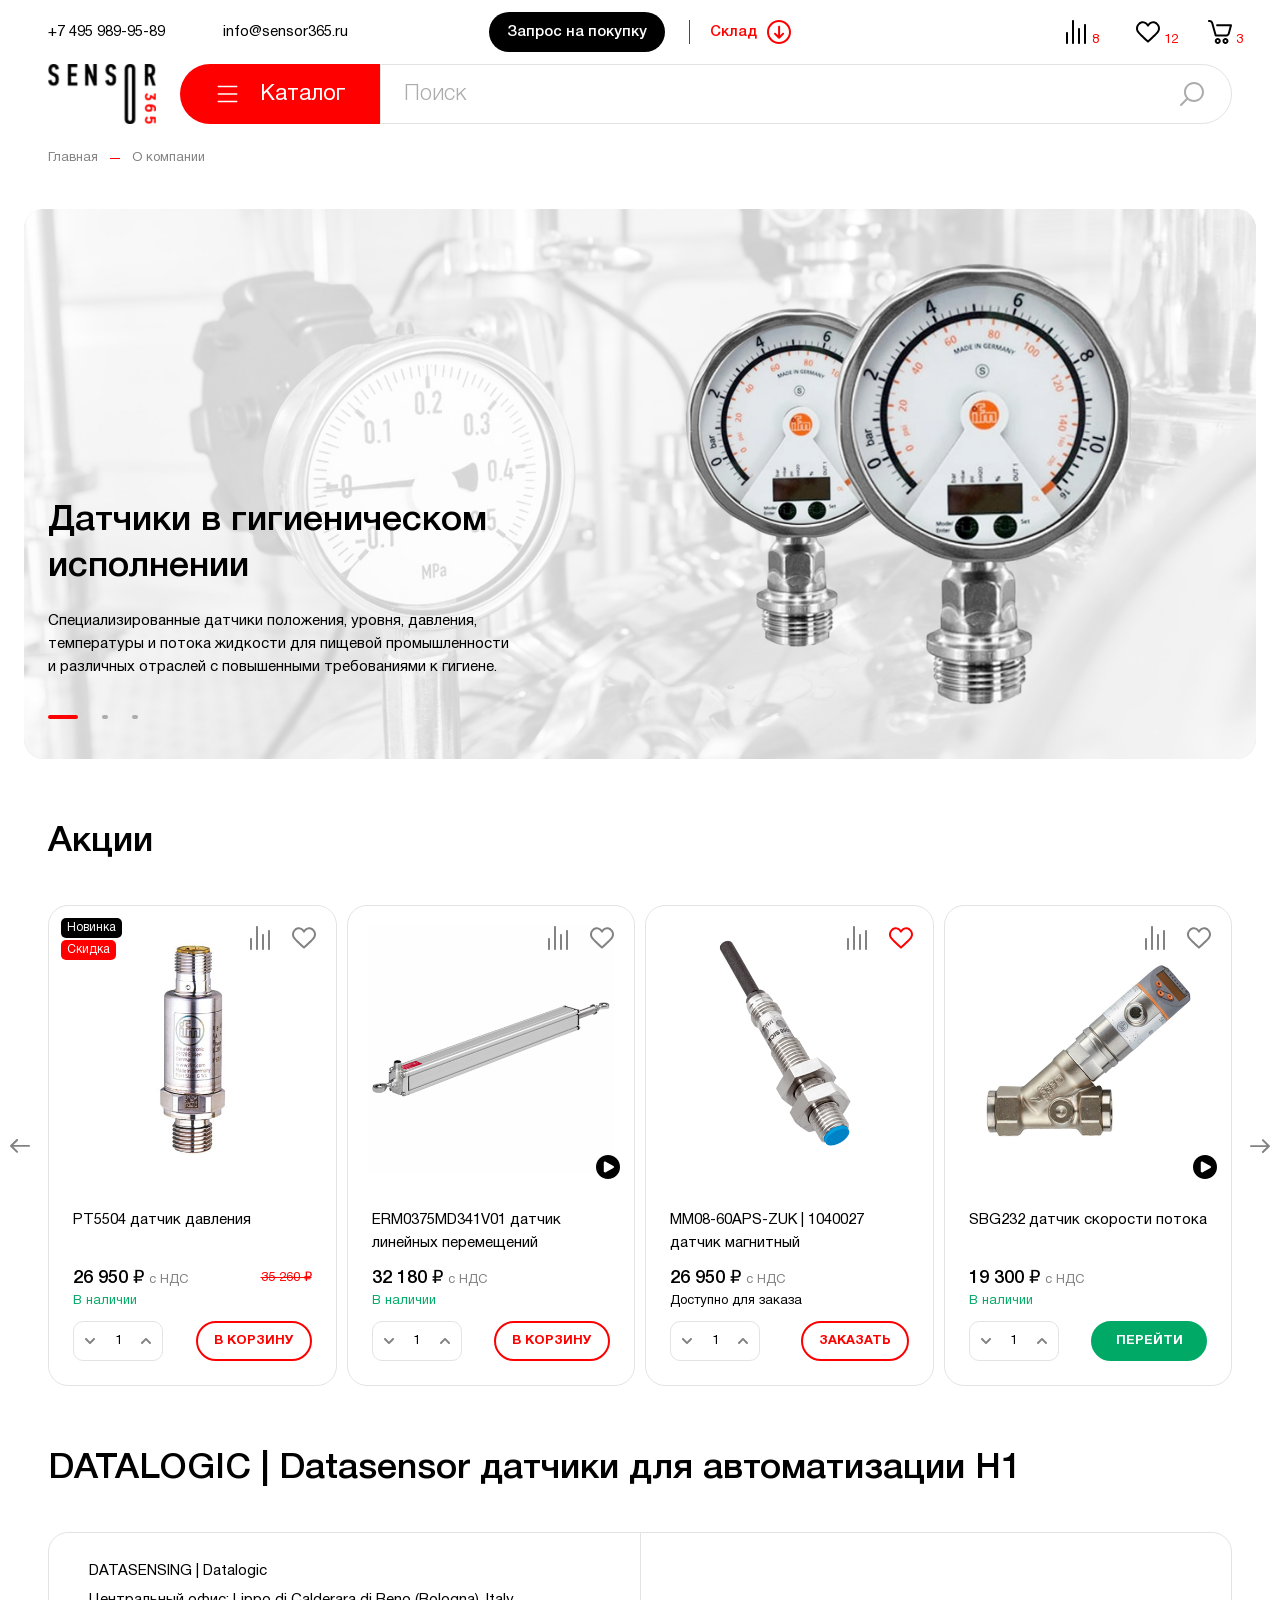
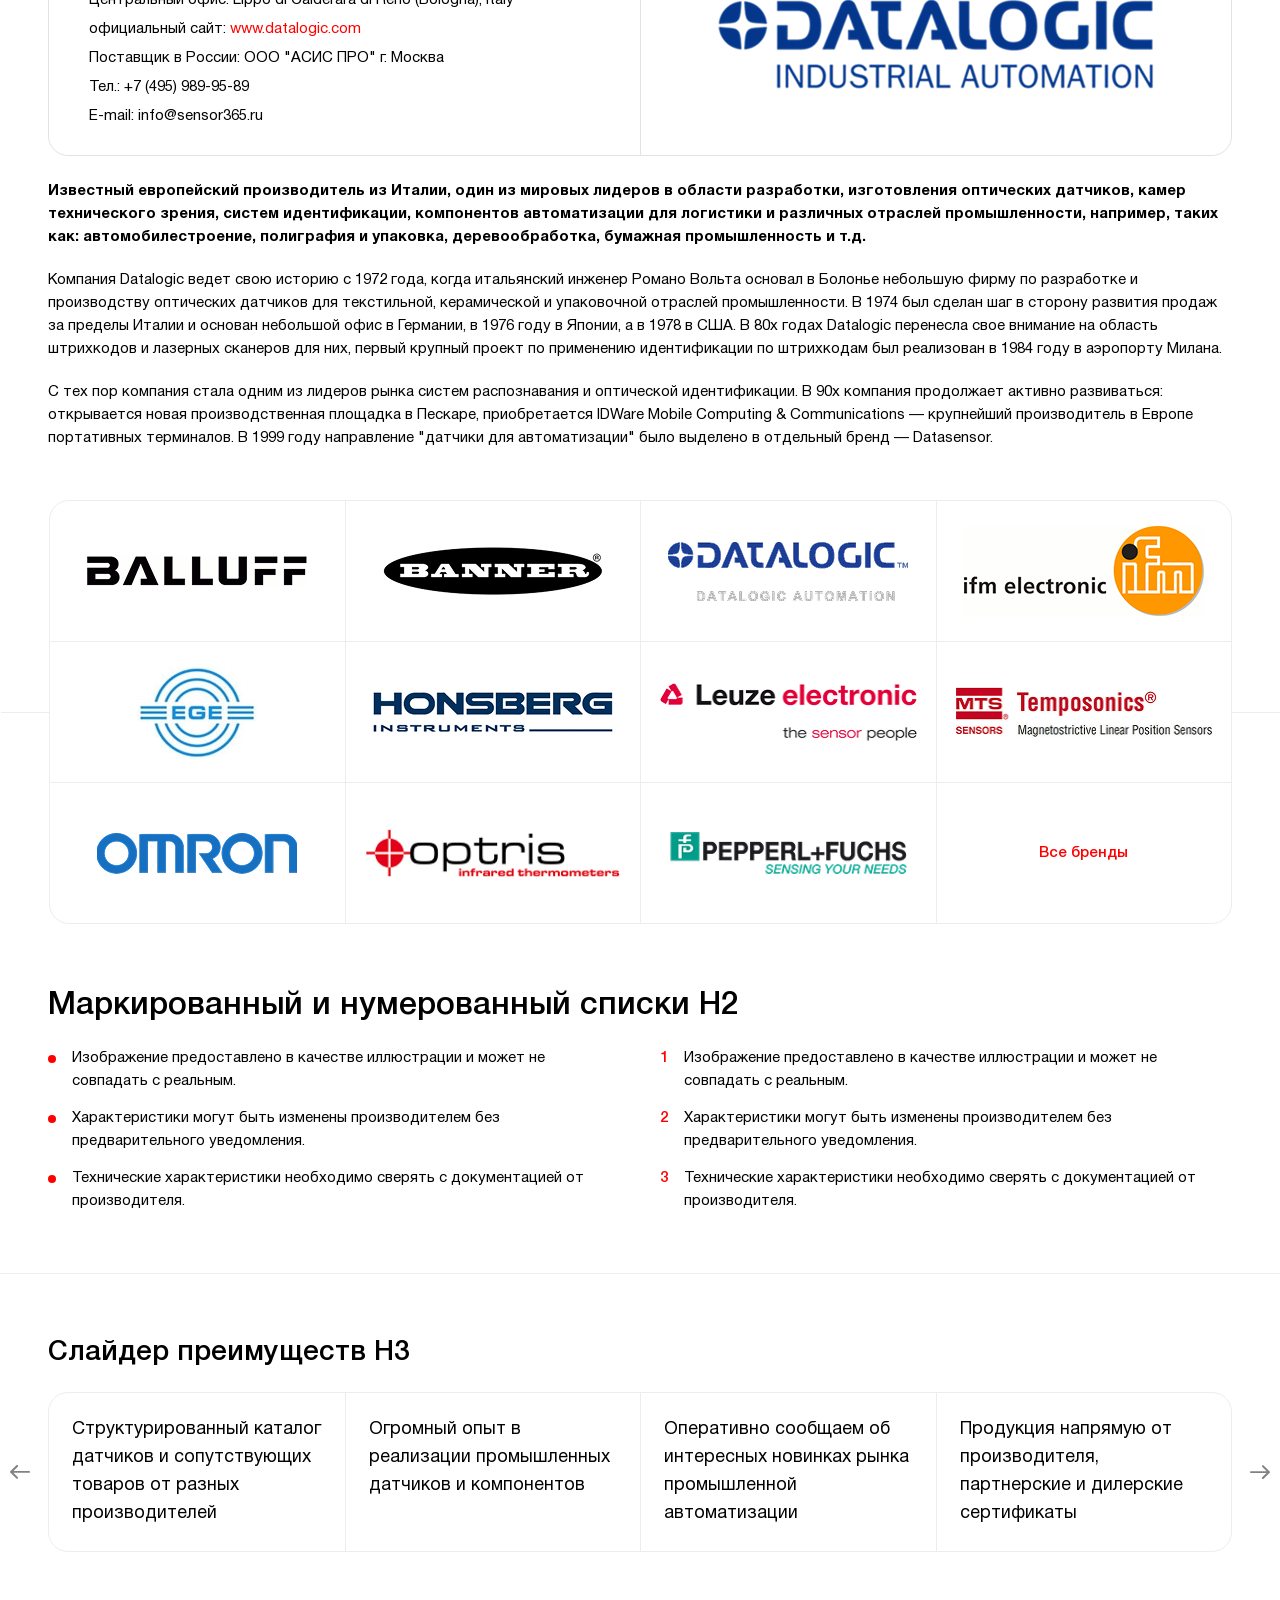
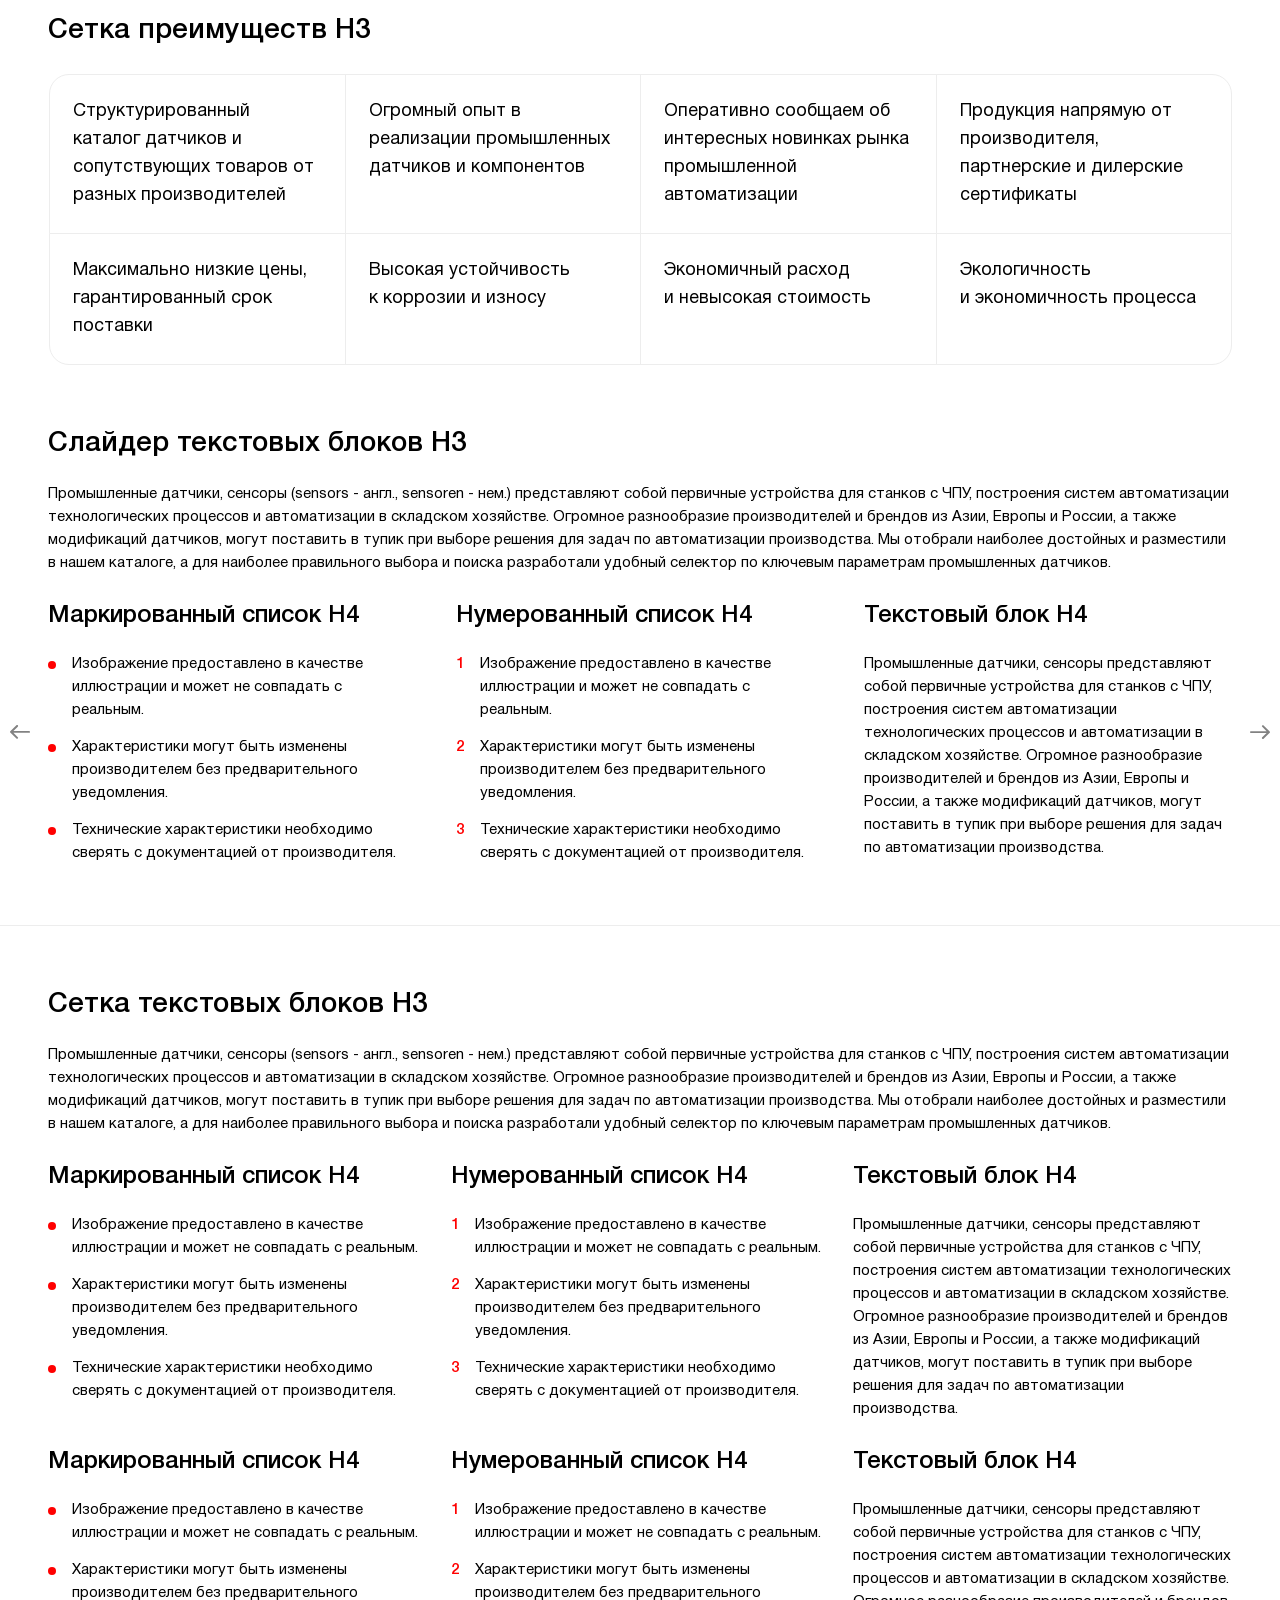
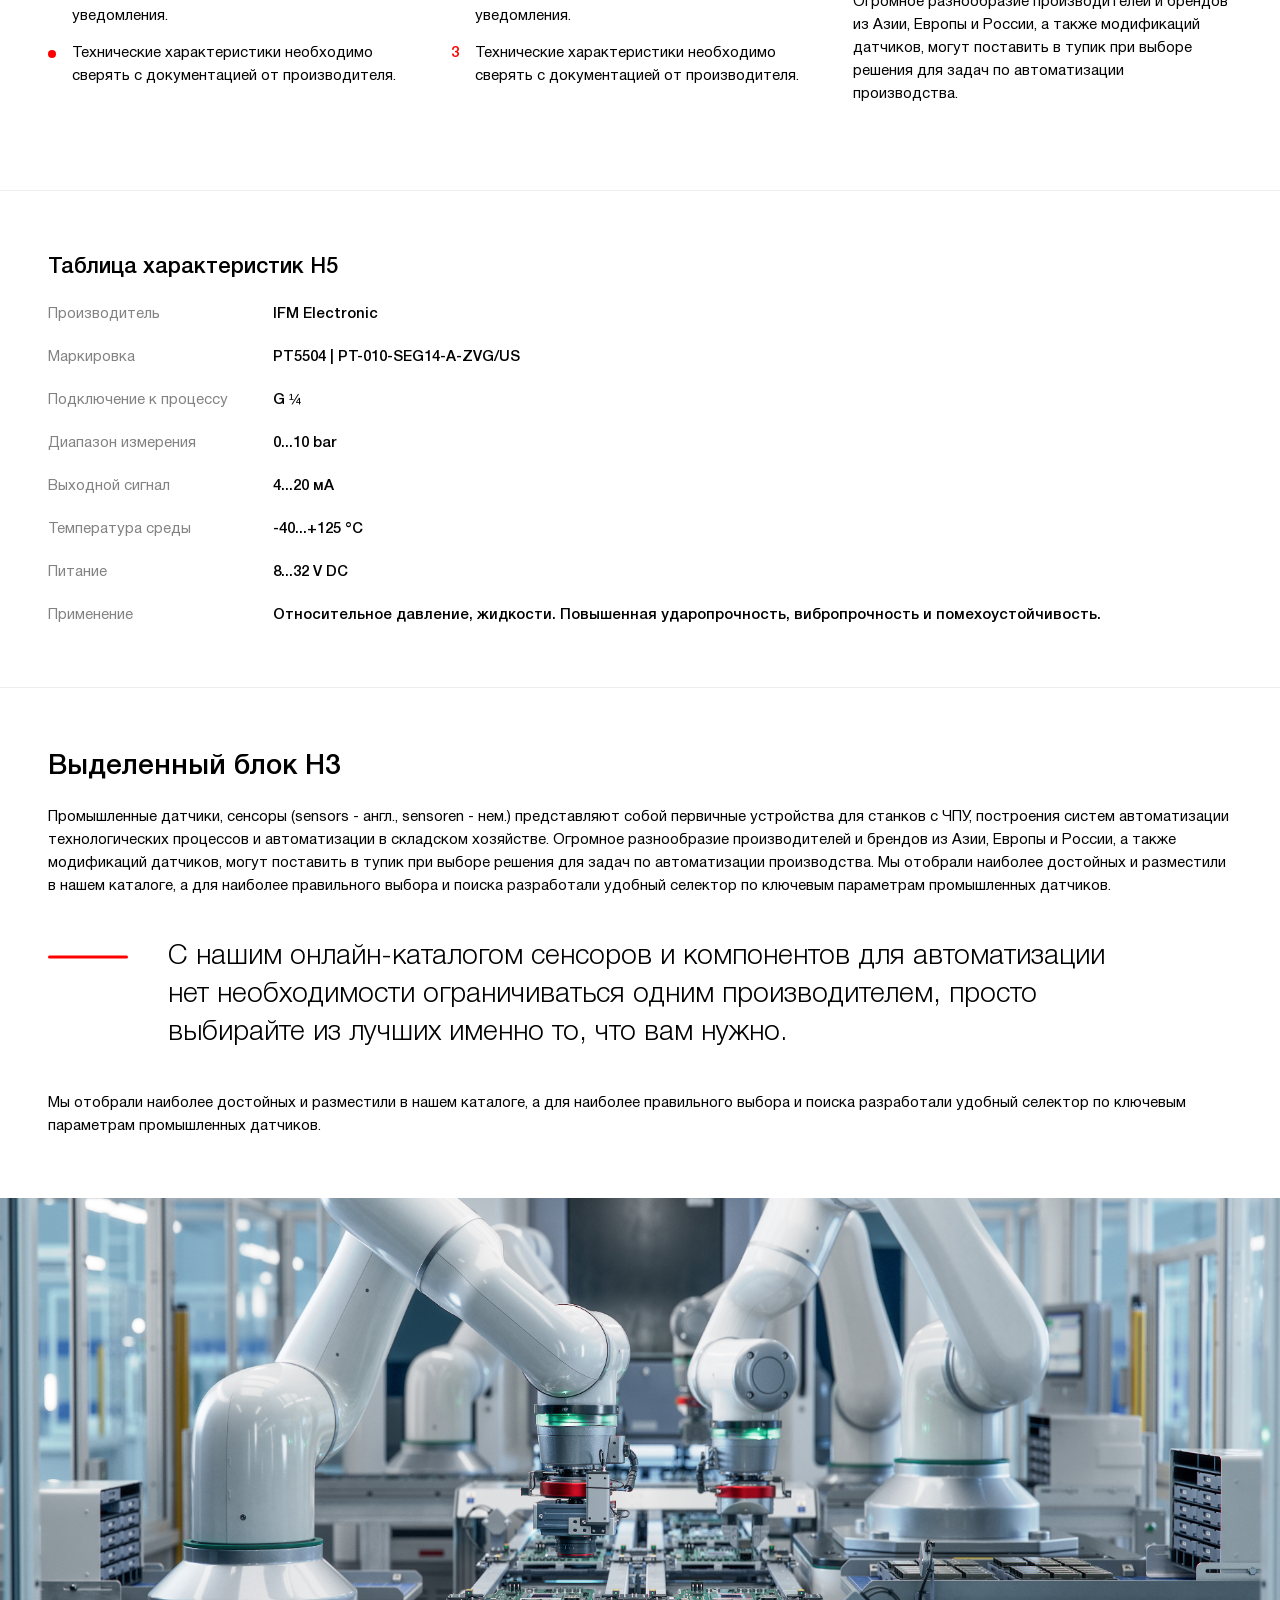
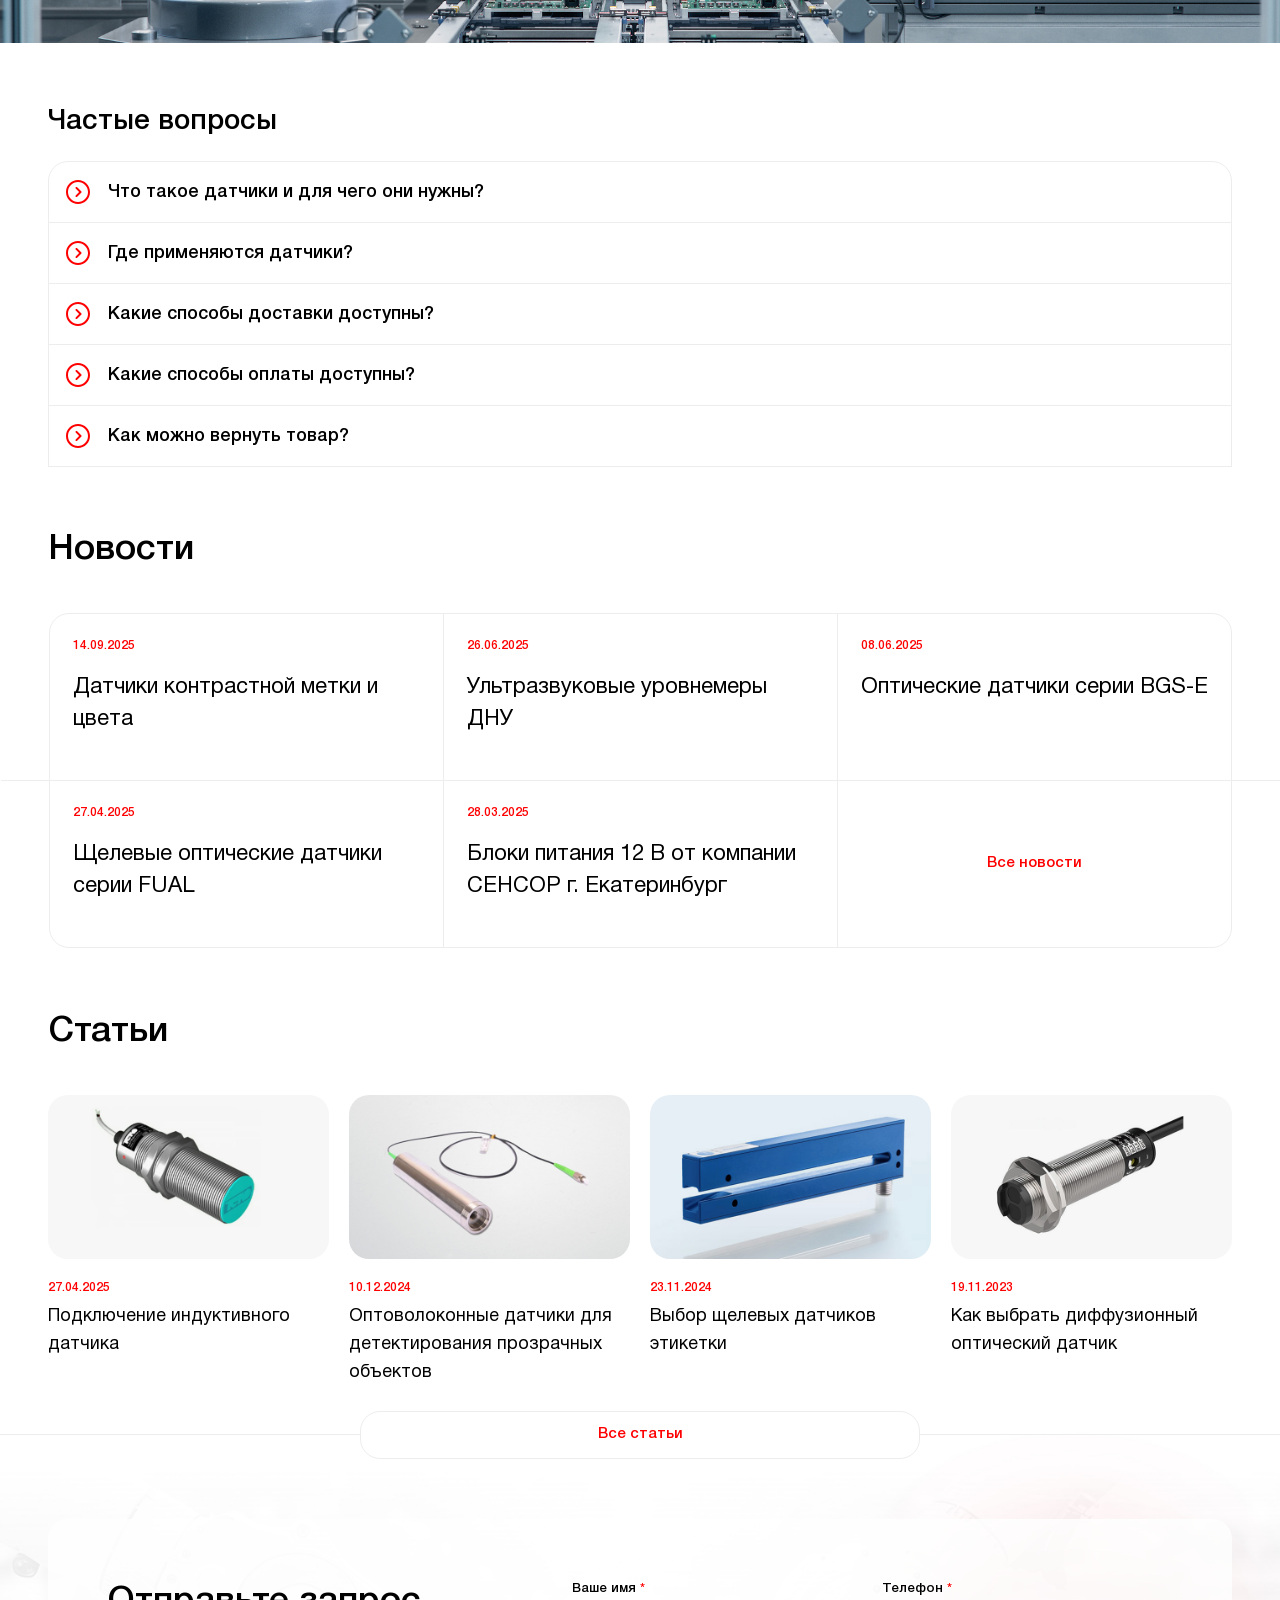
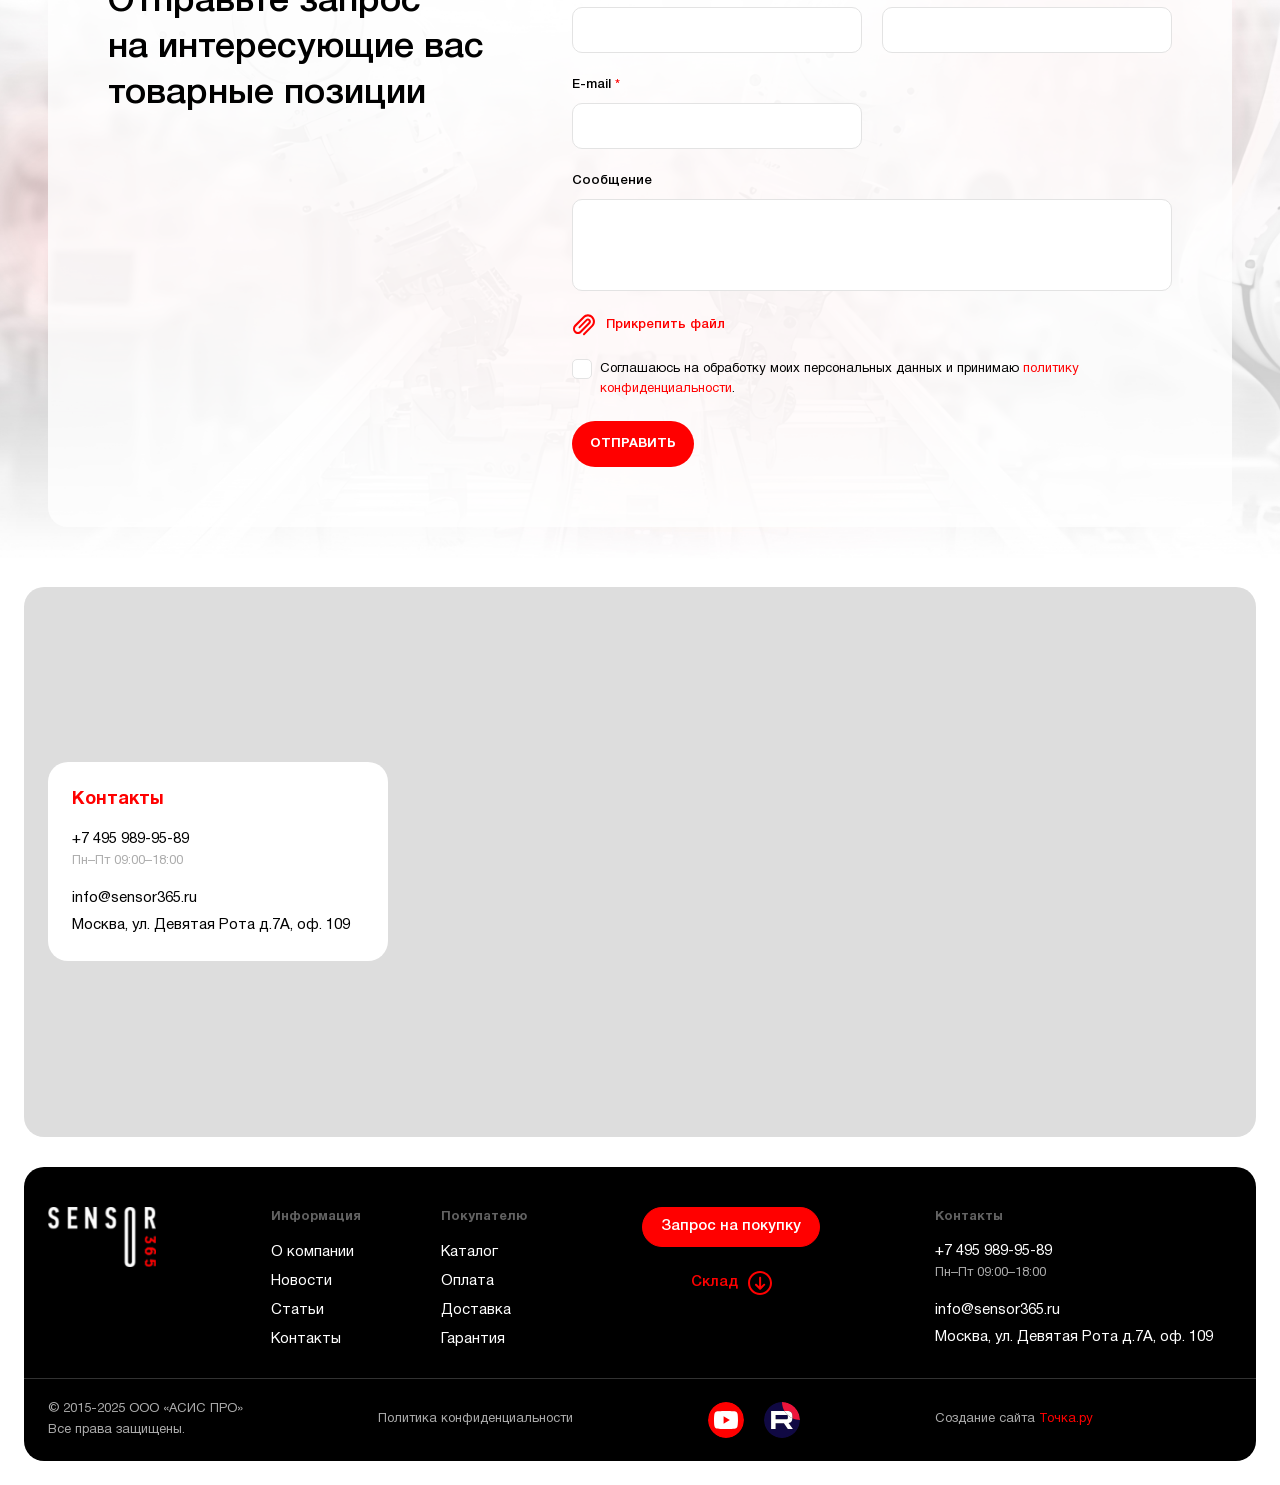
<file: content.html>
<!DOCTYPE html>
<html lang="ru">
	<head>
		<meta http-equiv="Content-Type" content="text/html; charset=utf-8">

		<!-- Adapting the page for mobile devices -->
		<meta name="viewport" content="width=device-width, initial-scale=1, maximum-scale=1">

		<!-- Prohibition of phone number recognition -->
		<meta name="format-detection" content="telephone=no">
		<meta name="SKYPE_TOOLBAR" content ="SKYPE_TOOLBAR_PARSER_COMPATIBLE">

		<!-- Page title -->
		<title>Заголовок страницы</title>

		<!-- Meta description -->
		<meta name="description" content="">

		<!-- Meta Keywords -->
		<meta name="keywords" content="">

		<!-- Site icon, size 32x32, transparency supported. Recommended format: .ico or .png -->
		<link rel="shortcut icon" href="favicon.png">

		<!-- Changing the color of the mobile browser panel -->
		<meta name="msapplication-TileColor" content="#000">
		<meta name="theme-color" content="#000">

		<!-- Connecting style files -->
		<link rel="stylesheet" href="css/swiper-bundle.min.css">
		<link rel="stylesheet" href="css/swiper.css">
		<link rel="stylesheet" href="css/fancybox.css">
		<link rel="stylesheet" href="css/ion.rangeSlider.css">
		<link rel="stylesheet" href="css/styles.css">

		<link rel="stylesheet" href="css/response_1899.css" media="print, (max-width: 1899px)">
		<link rel="stylesheet" href="css/response_1439.css" media="print, (max-width: 1439px)">
		<link rel="stylesheet" href="css/response_1279.css" media="print, (max-width: 1279px)">
		<link rel="stylesheet" href="css/response_1023.css" media="print, (max-width: 1023px)">
		<link rel="stylesheet" href="css/response_767.css" media="print, (max-width: 767px)">
		<link rel="stylesheet" href="css/response_479.css" media="(max-width: 479px)">
	</head>

	<body>
		<div class="wrap">
			<div class="main">
				<header>
					<button class="close_btn"></button>

					<div class="top">
						<div class="cont big row">
							<div class="contacts">
								<div class="phone">
									<a href="tel:+7 495 989-95-89">+7 495 989-95-89</a>
								</div>

								<div class="email">
									<a href="mailto:info@sensor365.ru">info@sensor365.ru</a>
								</div>
							</div>

							<div class="info">
								<button class="request_btn modal_btn" data-modal="request_modal">Запрос на покупку</button>

								<div class="warehouse">
									<a href="/">
										<span>Склад</span>
										<svg class="icon"><use xlink:href="images/sprite.svg#ic_arrow_circle_ver"></use></svg>
									</a>
								</div>
							</div>

							<div class="icon_links">
								<div class="compare_link">
									<a href="/">
										<svg class="icon"><use xlink:href="images/sprite.svg#ic_compare"></use></svg>
										<span class="count">8</span>
									</a>
								</div>

								<div class="favorite_link">
									<a href="/">
										<svg class="icon"><use xlink:href="images/sprite.svg#ic_favorite"></use></svg>
										<span class="count">12</span>
									</a>
								</div>

								<div class="cart_link">
									<a href="/">
										<svg class="icon"><use xlink:href="images/sprite.svg#ic_cart"></use></svg>
										<span class="count">3</span>
									</a>
								</div>
							</div>
						</div>
					</div>

					<div class="bottom">
						<div class="cont">
							<a href="/" class="logo">
								<img src="images/logo.png" alt="">
							</a>

							<div class="catalog_menu modal_cont">
								<button class="btn mini_modal_btn" data-modal-id="#catalog_modal">
									<svg class="icon"><use xlink:href="images/sprite.svg#ic_menu"></use></svg>
									<svg class="icon"><use xlink:href="images/sprite.svg#ic_close"></use></svg>

									<span>Каталог</span>
								</button>

								<div class="mini_modal" id="catalog_modal">
									<div class="cont">
										<div class="grid_row">
											<div class="col">
												<div class="catalog_link" data-sub-col="1">
													<a href="/">Аксессуары</a>

													<div class="arr">
														<svg><use xlink:href="images/sprite.svg#ic_arr_double_hor"></use></svg>
													</div>
												</div>

												<div class="catalog_link">
													<a href="/">Блоки питания для ПЛК и датчиков</a>
												</div>

												<div class="catalog_link">
													<a href="/">Датчики и преобразователи давления промышленные</a>
												</div>

												<div class="catalog_link">
													<a href="/">Датчики линейных перемещений и расстояний</a>
												</div>

												<div class="catalog_link">
													<a href="/">Датчики оптические для специальных задач</a>
												</div>

												<div class="catalog_link">
													<a href="/">Датчики положения</a>
												</div>

												<div class="catalog_link">
													<a href="/">Датчики, реле потока воздуха и промышленных газов</a>
												</div>

												<div class="catalog_link">
													<a href="/">Датчики, реле потока жидкости</a>
												</div>

												<div class="catalog_link">
													<a href="/">Датчики температуры промышленные</a>
												</div>

												<div class="catalog_link">
													<a href="/">Датчики ускорения — акселерометры</a>
												</div>

												<div class="catalog_link">
													<a href="/">Датчики угла наклона — инклинометры</a>
												</div>

												<div class="catalog_link">
													<a href="/">Датчики угловых перемещений, энкодеры, потенциометры</a>
												</div>

												<div class="catalog_link">
													<a href="/">Датчики щелевые</a>
												</div>

												<div class="catalog_link">
													<a href="/">Индикаторы, преобразователи и регуляторы</a>
												</div>

												<div class="catalog_link">
													<a href="/">Мониторинг и диагностика</a>
												</div>

												<div class="catalog_link">
													<a href="/">Расходомеры жидкости</a>
												</div>

												<div class="catalog_link">
													<a href="/">Расходомеры сжатого воздуха и промышленных газов</a>
												</div>

												<div class="catalog_link">
													<a href="/">Сигнализаторы уровня жидкости и сыпучих веществ</a>
												</div>

												<div class="catalog_link">
													<a href="/">Сканеры штрих-кодов промышленные</a>
												</div>

												<div class="catalog_link">
													<a href="/">RFID компоненты</a>
												</div>

												<div class="catalog_link">
													<a href="/">Уровнемеры</a>
												</div>

												<div class="catalog_link">
													<a href="/">Сигнальное оборудование</a>
												</div>

												<div class="catalog_link">
													<a href="/">Безопасность на производстве</a>
												</div>

												<div class="catalog_link">
													<a href="/">Промышленные интерфейсы</a>
												</div>

												<div class="catalog_link">
													<a href="/">Системы освещения на производстве</a>
												</div>

												<div class="catalog_link">
													<a href="/">Бесконтактные системы передачи данных</a>
												</div>
											</div>

											<div class="col sub_col sub_col_1">
												<button class="back_btn">
													<svg class="icon"><use xlink:href="images/sprite.svg#ic_arrow_hor"></use></svg>
													<span>Назад</span>
												</button>

												<div class="catalog_link" data-sub-col="1">
													<a href="/">Емкостные датчики <small>(48)</small></a>

													<div class="arr">
														<svg><use xlink:href="images/sprite.svg#ic_arr_double_hor"></use></svg>
													</div>
												</div>

												<div class="catalog_link">
													<a href="/">Индуктивные датчики <small>(129)</small></a>
												</div>

												<div class="catalog_link">
													<a href="/">Индуктивные датчики для контроля частоты вращения <small>(3)</small></a>
												</div>

												<div class="catalog_link">
													<a href="/">Индуктивные датчики кольцевые <small>(19)</small></a>
												</div>

												<div class="catalog_link">
													<a href="/">Магнитные датчики <small>(28)</small></a>
												</div>

												<div class="catalog_link">
													<a href="/">Магнитные датчики для пневмоцилиндров <small>(21)</small></a>
												</div>

												<div class="catalog_link">
													<a href="/">Оптические датчики диффузионные <small>(47)</small></a>
												</div>

												<div class="catalog_link">
													<a href="/">Оптические датчики — однолучевые барьеры <small>(16)</small></a>
												</div>

												<div class="catalog_link">
													<a href="/">Оптические датчики — многолучевые барьеры <small>(88)</small></a>
												</div>

												<div class="catalog_link">
													<a href="/">Оптические датчики рефлекторные <small>(36)</small></a>
												</div>

												<div class="catalog_link">
													<a href="/">Радарные датчики движения <small>(60)</small></a>
												</div>

												<div class="catalog_link">
													<a href="/">Ультразвуковые датчики — однолучевые барьеры <small>(42)</small></a>
												</div>

												<div class="catalog_link">
													<a href="/">Датчики касания и сенсорные кнопки <small>(37)</small></a>
												</div>

												<div class="catalog_link">
													<a href="/">Датчики двойного листа и контроля склейки <small>(18)</small></a>
												</div>

												<div class="catalog_link">
													<a href="/">Детекторы транспорта <small>(22)</small></a>
												</div>

												<div class="catalog_link">
													<a href="/">Электромеханические выключатели <small>(8)</small></a>
												</div>
											</div>

											<div class="col sub_sub_col sub_sub_col_1">
												<button class="back_btn">
													<svg class="icon"><use xlink:href="images/sprite.svg#ic_arrow_hor"></use></svg>
													<span>Назад</span>
												</button>

												<div class="catalog_link">
													<a href="/">Емкостные датчики <small>(9)</small></a>
												</div>

												<div class="catalog_link">
													<a href="/">Емкостные датчики в прямоугольных корпусах <small>(13)</small></a>
												</div>

												<div class="catalog_link">
													<a href="/">Емкостные датчики в цилиндрических корпусах <small>(25)</small></a>
												</div>
											</div>
										</div>
									</div>
								</div>
							</div>

							<div class="search">
								<form action="">
									<input type="text" name="" value="" class="input" placeholder="Поиск">

									<button type="submit" class="submit_btn">
										<svg class="icon"><use xlink:href="images/sprite.svg#ic_search"></use></svg>
									</button>
								</form>
							</div>
						</div>
					</div>
				</header>


				<section class="mob_header">
					<div class="cont">
						<div class="logo">
							<img src="images/logo.png" alt="">
						</div>

						<div class="icon_links">
							<div class="compare_link">
								<a href="/">
									<svg class="icon"><use xlink:href="images/sprite.svg#ic_compare"></use></svg>
									<span class="count">8</span>
								</a>
							</div>

							<div class="favorite_link">
								<a href="/">
									<svg class="icon"><use xlink:href="images/sprite.svg#ic_favorite"></use></svg>
									<span class="count">12</span>
								</a>
							</div>

							<div class="cart_link">
								<a href="/">
									<svg class="icon"><use xlink:href="images/sprite.svg#ic_cart"></use></svg>
									<span class="count">3</span>
								</a>
							</div>
						</div>

						<button class="mob_menu_btn">
							<svg class="icon"><use xlink:href="images/sprite.svg#ic_menu"></use></svg>
						</button>
					</div>
				</section>


				<section class="page_head">
					<div class="cont">
						<div class="breadcrumbs">
							<a href="/">Главная</a>

							<span class="sep"></span>

							<span class="current">О компании</span>
						</div>
					</div>
				</section>


				<section class="main_slider block">
					<div class="swiper">
						<div class="swiper-wrapper">
							<div class="swiper-slide">
								<div class="cont">
									<div class="data">
										<div class="title">Датчики в гигиеническом исполнении</div>

										<div class="desc">Специализированные датчики положения, уровня, давления, температуры и потока жидкости для пищевой промышленности и различных отраслей с повышенными требованиями к гигиене.</div>
									</div>
								</div>

								<picture class="image2">
									<img src="images/tmp/main_slider_img2.png" alt="" loading="lazy">
								</picture>

								<picture class="bg">
									<img src="images/tmp/bg_main_slider.jpg" alt="" loading="lazy" class="cover">
								</picture>
							</div>

							<div class="swiper-slide">
								<div class="cont">
									<div class="data">
										<div class="title">Датчики для автоматизации производства</div>

										<div class="desc">Широкий выбор надежных сенсоров, блоков питания, компонентов промышленных сетей и аксессуаров от ведущих мировых производителей для решения задач по автоматизации производственных процессов.</div>
									</div>
								</div>

								<picture class="image">
									<img src="images/tmp/main_slider_img.png" alt="" loading="lazy">
								</picture>
							</div>

							<div class="swiper-slide">
								<div class="cont">
									<div class="data">
										<div class="title">Датчики для автоматизации производства</div>

										<div class="desc">Широкий выбор надежных сенсоров, блоков питания, компонентов промышленных сетей и аксессуаров от ведущих мировых производителей для решения задач по автоматизации производственных процессов.</div>
									</div>
								</div>

								<picture class="image">
									<img src="images/tmp/main_slider_img.png" alt="" loading="lazy">
								</picture>
							</div>
						</div>

						<div class="swiper-pagination"></div>
					</div>
				</section>


				<section class="products block">
					<div class="cont">
						<div class="block_head">
							<div class="title">Акции</div>
						</div>

						<div class="swiper">
							<div class="swiper-wrapper">
								<div class="swiper-slide">
									<div class="product">
										<div class="stickers">
											<div><div class="sticker new">Новинка</div></div>
											<div><div class="sticker discount">Скидка</div></div>
										</div>

										<div class="btns">
											<button class="btn compare_btn">
												<svg class="icon"><use xlink:href="images/sprite.svg#ic_compare"></use></svg>

												<span>Добавить в сравнение</span>
												<span>Удалить из сравнения</span>
											</button>

											<button class="btn favorite_btn">
												<svg class="icon"><use xlink:href="images/sprite.svg#ic_favorite"></use></svg>

												<span>Добавить в избранное</span>
												<span>Удалить из избранного</span>
											</button>
										</div>

										<a href="/" class="image">
											<picture class="thumb">
												<img src="images/tmp/product_thumb1.jpg" alt="" loading="lazy" class="cover">
											</picture>
										</a>

										<div class="info">
											<div class="name">
												<a href="/">PT5504 датчик давления</a>
											</div>

											<div class="price">
												<div>26 950 ₽ <span>с НДС</span></div>
												<div class="old">35 260 ₽</div>
											</div>

											<div class="available green">В наличии</div>

											<div class="buy">
												<div class="amount">
													<button type="button" class="btn minus">
														<svg class="icon"><use xlink:href="images/sprite.svg#ic_arr_ver"></use></svg>
													</button>

													<input type="text" value="1" class="input" data-minimum="1" data-maximum="99" data-step="1" data-unit="" maxlength="2">

													<button type="button" class="btn plus">
														<svg class="icon"><use xlink:href="images/sprite.svg#ic_arr_ver"></use></svg>
													</button>
												</div>

												<button class="buy_btn">
													<span>В КОРЗИНУ</span>
													<span>ПЕРЕЙТИ</span>
												</button>
											</div>
										</div>
									</div>
								</div>

								<div class="swiper-slide">
									<div class="product">
										<div class="btns">
											<button class="btn compare_btn">
												<svg class="icon"><use xlink:href="images/sprite.svg#ic_compare"></use></svg>

												<span>Добавить в сравнение</span>
												<span>Удалить из сравнения</span>
											</button>

											<button class="btn favorite_btn">
												<svg class="icon"><use xlink:href="images/sprite.svg#ic_favorite"></use></svg>

												<span>Добавить в избранное</span>
												<span>Удалить из избранного</span>
											</button>
										</div>

										<a href="/" class="image">
											<picture class="thumb">
												<img src="images/tmp/product_thumb2.jpg" alt="" loading="lazy" class="cover">
											</picture>

											<svg class="video_icon"><use xlink:href="images/sprite.svg#ic_video_play"></use></svg>
										</a>

										<div class="info">
											<div class="name">
												<a href="/">ERM0375MD341V01 датчик линейных перемещений</a>
											</div>

											<div class="price">
												<div>32 180 ₽ <span>с НДС</span></div>
											</div>

											<div class="available green">В наличии</div>

											<div class="buy">
												<div class="amount">
													<button type="button" class="btn minus">
														<svg class="icon"><use xlink:href="images/sprite.svg#ic_arr_ver"></use></svg>
													</button>

													<input type="text" value="1" class="input" data-minimum="1" data-maximum="99" data-step="1" data-unit="" maxlength="2">

													<button type="button" class="btn plus">
														<svg class="icon"><use xlink:href="images/sprite.svg#ic_arr_ver"></use></svg>
													</button>
												</div>

												<button class="buy_btn">
													<span>В КОРЗИНУ</span>
													<span>ПЕРЕЙТИ</span>
												</button>
											</div>
										</div>
									</div>
								</div>

								<div class="swiper-slide">
									<div class="product">
										<div class="btns">
											<button class="btn compare_btn">
												<svg class="icon"><use xlink:href="images/sprite.svg#ic_compare"></use></svg>

												<span>Добавить в сравнение</span>
												<span>Удалить из сравнения</span>
											</button>

											<button class="btn favorite_btn active">
												<svg class="icon"><use xlink:href="images/sprite.svg#ic_favorite"></use></svg>

												<span>Добавить в избранное</span>
												<span>Удалить из избранного</span>
											</button>
										</div>

										<a href="/" class="image">
											<picture class="thumb">
												<img src="images/tmp/product_thumb3.jpg" alt="" loading="lazy" class="cover">
											</picture>
										</a>

										<div class="info">
											<div class="name">
												<a href="/">MM08-60APS-ZUK | 1040027 датчик магнитный</a>
											</div>

											<div class="price">
												<div>26 950 ₽ <span>с НДС</span></div>
											</div>

											<div class="available">Доступно для заказа</div>

											<div class="buy">
												<div class="amount">
													<button type="button" class="btn minus">
														<svg class="icon"><use xlink:href="images/sprite.svg#ic_arr_ver"></use></svg>
													</button>

													<input type="text" value="1" class="input" data-minimum="1" data-maximum="99" data-step="1" data-unit="" maxlength="2">

													<button type="button" class="btn plus">
														<svg class="icon"><use xlink:href="images/sprite.svg#ic_arr_ver"></use></svg>
													</button>
												</div>

												<button class="buy_btn">
													<span>ЗАКАЗАТЬ</span>
													<span>ПЕРЕЙТИ</span>
												</button>
											</div>
										</div>
									</div>
								</div>

								<div class="swiper-slide">
									<div class="product">
										<div class="btns">
											<button class="btn compare_btn">
												<svg class="icon"><use xlink:href="images/sprite.svg#ic_compare"></use></svg>

												<span>Добавить в сравнение</span>
												<span>Удалить из сравнения</span>
											</button>

											<button class="btn favorite_btn">
												<svg class="icon"><use xlink:href="images/sprite.svg#ic_favorite"></use></svg>

												<span>Добавить в избранное</span>
												<span>Удалить из избранного</span>
											</button>
										</div>

										<a href="/" class="image">
											<picture class="thumb">
												<img src="images/tmp/product_thumb4.jpg" alt="" loading="lazy" class="cover">
											</picture>

											<svg class="video_icon"><use xlink:href="images/sprite.svg#ic_video_play"></use></svg>
										</a>

										<div class="info">
											<div class="name">
												<a href="/">SBG232 датчик скорости потока</a>
											</div>

											<div class="price">
												<div>19 300 ₽ <span>с НДС</span></div>
											</div>

											<div class="available green">В наличии</div>

											<div class="buy">
												<div class="amount">
													<button type="button" class="btn minus">
														<svg class="icon"><use xlink:href="images/sprite.svg#ic_arr_ver"></use></svg>
													</button>

													<input type="text" value="1" class="input" data-minimum="1" data-maximum="99" data-step="1" data-unit="" maxlength="2">

													<button type="button" class="btn plus">
														<svg class="icon"><use xlink:href="images/sprite.svg#ic_arr_ver"></use></svg>
													</button>
												</div>

												<button class="buy_btn active">
													<span>В КОРЗИНУ</span>
													<span>ПЕРЕЙТИ</span>
												</button>
											</div>
										</div>
									</div>
								</div>

								<div class="swiper-slide">
									<div class="product">
										<div class="btns">
											<button class="btn compare_btn">
												<svg class="icon"><use xlink:href="images/sprite.svg#ic_compare"></use></svg>

												<span>Добавить в сравнение</span>
												<span>Удалить из сравнения</span>
											</button>

											<button class="btn favorite_btn">
												<svg class="icon"><use xlink:href="images/sprite.svg#ic_favorite"></use></svg>

												<span>Добавить в избранное</span>
												<span>Удалить из избранного</span>
											</button>
										</div>

										<a href="/" class="image">
											<picture class="thumb">
												<img src="images/tmp/product_thumb5.jpg" alt="" loading="lazy" class="cover">
											</picture>
										</a>

										<div class="info">
											<div class="name">
												<a href="/">OPTCTL1MH пирометр стационарный</a>
											</div>

											<div class="price request">
												Цена по запросу

												<div class="tooltip">
													<svg class="icon"><use xlink:href="images/sprite.svg#ic_tooltip"></use></svg>

													<div class="text">Точную цену можно узнать после отправки запроса.</div>
												</div>
											</div>

											<div class="available">Доступно для заказа</div>

											<div class="buy">
												<div class="amount">
													<button type="button" class="btn minus">
														<svg class="icon"><use xlink:href="images/sprite.svg#ic_arr_ver"></use></svg>
													</button>

													<input type="text" value="1" class="input" data-minimum="1" data-maximum="99" data-step="1" data-unit="" maxlength="2">

													<button type="button" class="btn plus">
														<svg class="icon"><use xlink:href="images/sprite.svg#ic_arr_ver"></use></svg>
													</button>
												</div>

												<button class="buy_btn">
													<span>ЗАКАЗАТЬ</span>
													<span>ПЕРЕЙТИ</span>
												</button>
											</div>
										</div>
									</div>
								</div>

								<div class="swiper-slide">
									<div class="product">
										<div class="stickers">
											<div><div class="sticker new">Новинка</div></div>
											<div><div class="sticker discount">Скидка</div></div>
										</div>

										<div class="btns">
											<button class="btn compare_btn">
												<svg class="icon"><use xlink:href="images/sprite.svg#ic_compare"></use></svg>

												<span>Добавить в сравнение</span>
												<span>Удалить из сравнения</span>
											</button>

											<button class="btn favorite_btn">
												<svg class="icon"><use xlink:href="images/sprite.svg#ic_favorite"></use></svg>

												<span>Добавить в избранное</span>
												<span>Удалить из избранного</span>
											</button>
										</div>

										<a href="/" class="image">
											<picture class="thumb">
												<img src="images/tmp/product_thumb1.jpg" alt="" loading="lazy" class="cover">
											</picture>
										</a>

										<div class="info">
											<div class="name">
												<a href="/">PT5504 датчик давления</a>
											</div>

											<div class="price">
												<div>26 950 ₽ <span>с НДС</span></div>
												<div class="old">35 260 ₽</div>
											</div>

											<div class="available green">В наличии</div>

											<div class="buy">
												<div class="amount">
													<button type="button" class="btn minus">
														<svg class="icon"><use xlink:href="images/sprite.svg#ic_arr_ver"></use></svg>
													</button>

													<input type="text" value="1" class="input" data-minimum="1" data-maximum="99" data-step="1" data-unit="" maxlength="2">

													<button type="button" class="btn plus">
														<svg class="icon"><use xlink:href="images/sprite.svg#ic_arr_ver"></use></svg>
													</button>
												</div>

												<button class="buy_btn">
													<span>В КОРЗИНУ</span>
													<span>ПЕРЕЙТИ</span>
												</button>
											</div>
										</div>
									</div>
								</div>

								<div class="swiper-slide">
									<div class="product">
										<div class="btns">
											<button class="btn compare_btn">
												<svg class="icon"><use xlink:href="images/sprite.svg#ic_compare"></use></svg>

												<span>Добавить в сравнение</span>
												<span>Удалить из сравнения</span>
											</button>

											<button class="btn favorite_btn">
												<svg class="icon"><use xlink:href="images/sprite.svg#ic_favorite"></use></svg>

												<span>Добавить в избранное</span>
												<span>Удалить из избранного</span>
											</button>
										</div>

										<a href="/" class="image">
											<picture class="thumb">
												<img src="images/tmp/product_thumb2.jpg" alt="" loading="lazy" class="cover">
											</picture>

											<svg class="video_icon"><use xlink:href="images/sprite.svg#ic_video_play"></use></svg>
										</a>

										<div class="info">
											<div class="name">
												<a href="/">ERM0375MD341V01 датчик линейных перемещений</a>
											</div>

											<div class="price">
												<div>32 180 ₽ <span>с НДС</span></div>
											</div>

											<div class="available green">В наличии</div>

											<div class="buy">
												<div class="amount">
													<button type="button" class="btn minus">
														<svg class="icon"><use xlink:href="images/sprite.svg#ic_arr_ver"></use></svg>
													</button>

													<input type="text" value="1" class="input" data-minimum="1" data-maximum="99" data-step="1" data-unit="" maxlength="2">

													<button type="button" class="btn plus">
														<svg class="icon"><use xlink:href="images/sprite.svg#ic_arr_ver"></use></svg>
													</button>
												</div>

												<button class="buy_btn">
													<span>В КОРЗИНУ</span>
													<span>ПЕРЕЙТИ</span>
												</button>
											</div>
										</div>
									</div>
								</div>

								<div class="swiper-slide">
									<div class="product">
										<div class="btns">
											<button class="btn compare_btn">
												<svg class="icon"><use xlink:href="images/sprite.svg#ic_compare"></use></svg>

												<span>Добавить в сравнение</span>
												<span>Удалить из сравнения</span>
											</button>

											<button class="btn favorite_btn active">
												<svg class="icon"><use xlink:href="images/sprite.svg#ic_favorite"></use></svg>

												<span>Добавить в избранное</span>
												<span>Удалить из избранного</span>
											</button>
										</div>

										<a href="/" class="image">
											<picture class="thumb">
												<img src="images/tmp/product_thumb3.jpg" alt="" loading="lazy" class="cover">
											</picture>
										</a>

										<div class="info">
											<div class="name">
												<a href="/">MM08-60APS-ZUK | 1040027 датчик магнитный</a>
											</div>

											<div class="price">
												<div>26 950 ₽ <span>с НДС</span></div>
											</div>

											<div class="available">Доступно для заказа</div>

											<div class="buy">
												<div class="amount">
													<button type="button" class="btn minus">
														<svg class="icon"><use xlink:href="images/sprite.svg#ic_arr_ver"></use></svg>
													</button>

													<input type="text" value="1" class="input" data-minimum="1" data-maximum="99" data-step="1" data-unit="" maxlength="2">

													<button type="button" class="btn plus">
														<svg class="icon"><use xlink:href="images/sprite.svg#ic_arr_ver"></use></svg>
													</button>
												</div>

												<button class="buy_btn">
													<span>ЗАКАЗАТЬ</span>
													<span>ПЕРЕЙТИ</span>
												</button>
											</div>
										</div>
									</div>
								</div>

								<div class="swiper-slide">
									<div class="product">
										<div class="btns">
											<button class="btn compare_btn">
												<svg class="icon"><use xlink:href="images/sprite.svg#ic_compare"></use></svg>

												<span>Добавить в сравнение</span>
												<span>Удалить из сравнения</span>
											</button>

											<button class="btn favorite_btn">
												<svg class="icon"><use xlink:href="images/sprite.svg#ic_favorite"></use></svg>

												<span>Добавить в избранное</span>
												<span>Удалить из избранного</span>
											</button>
										</div>

										<a href="/" class="image">
											<picture class="thumb">
												<img src="images/tmp/product_thumb4.jpg" alt="" loading="lazy" class="cover">
											</picture>

											<svg class="video_icon"><use xlink:href="images/sprite.svg#ic_video_play"></use></svg>
										</a>

										<div class="info">
											<div class="name">
												<a href="/">SBG232 датчик скорости потока</a>
											</div>

											<div class="price">
												<div>19 300 ₽ <span>с НДС</span></div>
											</div>

											<div class="available green">В наличии</div>

											<div class="buy">
												<div class="amount">
													<button type="button" class="btn minus">
														<svg class="icon"><use xlink:href="images/sprite.svg#ic_arr_ver"></use></svg>
													</button>

													<input type="text" value="1" class="input" data-minimum="1" data-maximum="99" data-step="1" data-unit="" maxlength="2">

													<button type="button" class="btn plus">
														<svg class="icon"><use xlink:href="images/sprite.svg#ic_arr_ver"></use></svg>
													</button>
												</div>

												<button class="buy_btn active">
													<span>В КОРЗИНУ</span>
													<span>ПЕРЕЙТИ</span>
												</button>
											</div>
										</div>
									</div>
								</div>

								<div class="swiper-slide">
									<div class="product">
										<div class="btns">
											<button class="btn compare_btn">
												<svg class="icon"><use xlink:href="images/sprite.svg#ic_compare"></use></svg>

												<span>Добавить в сравнение</span>
												<span>Удалить из сравнения</span>
											</button>

											<button class="btn favorite_btn">
												<svg class="icon"><use xlink:href="images/sprite.svg#ic_favorite"></use></svg>

												<span>Добавить в избранное</span>
												<span>Удалить из избранного</span>
											</button>
										</div>

										<a href="/" class="image">
											<picture class="thumb">
												<img src="images/tmp/product_thumb5.jpg" alt="" loading="lazy" class="cover">
											</picture>
										</a>

										<div class="info">
											<div class="name">
												<a href="/">OPTCTL1MH пирометр стационарный</a>
											</div>

											<div class="price request">
												Цена по запросу

												<div class="tooltip">
													<svg class="icon"><use xlink:href="images/sprite.svg#ic_tooltip"></use></svg>

													<div class="text">Точную цену можно узнать после отправки запроса.</div>
												</div>
											</div>

											<div class="available">Доступно для заказа</div>

											<div class="buy">
												<div class="amount">
													<button type="button" class="btn minus">
														<svg class="icon"><use xlink:href="images/sprite.svg#ic_arr_ver"></use></svg>
													</button>

													<input type="text" value="1" class="input" data-minimum="1" data-maximum="99" data-step="1" data-unit="" maxlength="2">

													<button type="button" class="btn plus">
														<svg class="icon"><use xlink:href="images/sprite.svg#ic_arr_ver"></use></svg>
													</button>
												</div>

												<button class="buy_btn active">
													<span>ЗАКАЗАТЬ</span>
													<span>ПЕРЕЙТИ</span>
												</button>
											</div>
										</div>
									</div>
								</div>
							</div>

							<button class="swiper-button-prev">
								<svg class="icon"><use xlink:href="images/sprite.svg#ic_arrow_hor"></use></svg>
							</button>

							<button class="swiper-button-next">
								<svg class="icon"><use xlink:href="images/sprite.svg#ic_arrow_hor"></use></svg>
							</button>
						</div>
					</div>
				</section>


				<section class="brand_info block small_m">
					<div class="cont">
						<div class="block_head">
							<div class="title">DATALOGIC | Datasensor датчики для автоматизации H1</div>
						</div>

						<div class="data">
							<div class="info">
								<div>DATASENSING | Datalogic</div>

								<div>Центральный офис: Lippo di Calderara di Reno (Bologna), Italy</div>

								<div>официальный сайт: <a href="https://www.datalogic.com" target="_blank" rel="noopener nofollow">www.datalogic.com</a></div>

								<div>Поставщик в России: ООО "АСИС ПРО" г. Москва</div>

								<div>Тел.: +7 (495) 989-95-89</div>

								<div>E-mail: info@sensor365.ru</div>
							</div>

							<picture class="logo">
								<img src="images/tmp/brand_logo.png" alt="" loading="lazy">
							</picture>
						</div>

						<div class="text_block">
							<p><b>Известный европейский производитель из Италии, один из мировых лидеров в области разработки, изготовления оптических датчиков, камер технического зрения, систем идентификации, компонентов автоматизации для логистики и различных отраслей промышленности, например, таких как: автомобилестроение, полиграфия и упаковка, деревообработка, бумажная промышленность и т.д.</b></p>

							<p>Компания Datalogic ведет свою историю с 1972 года, когда итальянский инженер Романо Вольта основал в Болонье небольшую фирму по разработке и производству оптических датчиков для текстильной, керамической и упаковочной отраслей промышленности. В 1974 был сделан шаг в сторону развития продаж за пределы Италии и основан небольшой офис в Германии, в 1976 году в Японии, а в 1978 в США. В 80х годах Datalogic перенесла свое внимание на область штрихкодов и лазерных сканеров для них, первый крупный проект по применению идентификации по штрихкодам был реализован в 1984 году в аэропорту Милана.</p>

							<p>С тех пор компания стала одним из лидеров рынка систем распознавания и оптической идентификации. В 90х компания продолжает активно развиваться: открывается новая производственная площадка в Пескаре, приобретается IDWare Mobile Computing & Communications — крупнейший производитель в Европе портативных терминалов. В 1999 году направление "датчики для автоматизации" было выделено в отдельный бренд — Datasensor.</p>
						</div>
					</div>
				</section>


				<section class="brands block">
					<div class="cont">
						<div class="grid_row">
							<a href="/" class="brand">
								<picture class="thumb">
									<img src="images/tmp/brand_logo1.png" alt="" loading="lazy">
								</picture>
							</a>

							<a href="/" class="brand">
								<picture class="thumb">
									<img src="images/tmp/brand_logo2.png" alt="" loading="lazy">
								</picture>
							</a>

							<a href="/" class="brand">
								<picture class="thumb">
									<img src="images/tmp/brand_logo3.png" alt="" loading="lazy">
								</picture>
							</a>

							<a href="/" class="brand">
								<picture class="thumb">
									<img src="images/tmp/brand_logo4.png" alt="" loading="lazy">
								</picture>
							</a>

							<a href="/" class="brand">
								<picture class="thumb">
									<img src="images/tmp/brand_logo5.png" alt="" loading="lazy">
								</picture>
							</a>

							<a href="/" class="brand">
								<picture class="thumb">
									<img src="images/tmp/brand_logo6.png" alt="" loading="lazy">
								</picture>
							</a>

							<a href="/" class="brand">
								<picture class="thumb">
									<img src="images/tmp/brand_logo7.png" alt="" loading="lazy">
								</picture>
							</a>

							<a href="/" class="brand">
								<picture class="thumb">
									<img src="images/tmp/brand_logo8.png" alt="" loading="lazy">
								</picture>
							</a>

							<a href="/" class="brand">
								<picture class="thumb">
									<img src="images/tmp/brand_logo9.png" alt="" loading="lazy">
								</picture>
							</a>

							<a href="/" class="brand">
								<picture class="thumb">
									<img src="images/tmp/brand_logo10.png" alt="" loading="lazy">
								</picture>
							</a>

							<a href="/" class="brand">
								<picture class="thumb">
									<img src="images/tmp/brand_logo11.png" alt="" loading="lazy">
								</picture>
							</a>

							<a href="/" class="all_link">
								<span>Все бренды</span>
								<svg class="arrow"><use xlink:href="images/sprite.svg#ic_arrow_hor_big"></use></svg>
							</a>
						</div>
					</div>
				</section>


				<section class="block">
					<div class="cont">
						<div class="text_block">
							<h2>Маркированный и нумерованный списки H2</h2>

							<div class="cols">
								<div class="col">
									<ul>
										<li>Изображение предоставлено в качестве иллюстрации и может не совпадать с реальным.</li>

										<li>Характеристики могут быть изменены производителем без предварительного уведомления.</li>

										<li>Технические характеристики необходимо сверять с документацией от производителя.</li>
									</ul>
								</div>

								<div class="col">
									<ol>
										<li>Изображение предоставлено в качестве иллюстрации и может не совпадать с реальным.</li>

										<li>Характеристики могут быть изменены производителем без предварительного уведомления.</li>

										<li>Технические характеристики необходимо сверять с документацией от производителя.</li>
									</ol>
								</div>
							</div>

							<hr>

							<h3>Слайдер преимуществ H3</h3>

							<div class="advantages">
								<div class="swiper">
									<div class="swiper-wrapper">
										<div class="swiper-slide">
											<div class="item">Структурированный каталог датчиков и сопутствующих товаров от разных производителей</div>
										</div>

										<div class="swiper-slide">
											<div class="item">Огромный опыт в реализации промышленных датчиков и компонентов</div>
										</div>

										<div class="swiper-slide">
											<div class="item">Оперативно сообщаем об интересных новинках рынка промышленной автоматизации</div>
										</div>

										<div class="swiper-slide">
											<div class="item">Продукция напрямую от производителя, партнерские и дилерские сертификаты</div>
										</div>

										<div class="swiper-slide">
											<div class="item">Максимально низкие цены, гарантированный срок поставки</div>
										</div>

										<div class="swiper-slide">
											<div class="item">Высокая устойчивость<br> к коррозии и износу</div>
										</div>

										<div class="swiper-slide">
											<div class="item">Экономичный расход<br> и невысокая стоимость</div>
										</div>

										<div class="swiper-slide">
											<div class="item">Экологичность<br> и экономичность процесса</div>
										</div>
									</div>

									<div class="swiper-pagination"></div>
								</div>

								<button class="swiper-button-prev advantages-swiper-button-prev">
									<svg class="icon"><use xlink:href="images/sprite.svg#ic_arrow_hor"></use></svg>
								</button>

								<button class="swiper-button-next advantages-swiper-button-next">
									<svg class="icon"><use xlink:href="images/sprite.svg#ic_arrow_hor"></use></svg>
								</button>
							</div>

							<h3>Сетка преимуществ H3</h3>

							<div class="advantages">
								<div class="grid_row">
									<div class="item">Структурированный каталог датчиков и сопутствующих товаров от разных производителей</div>

									<div class="item">Огромный опыт в реализации промышленных датчиков и компонентов</div>

									<div class="item">Оперативно сообщаем об интересных новинках рынка промышленной автоматизации</div>

									<div class="item">Продукция напрямую от производителя, партнерские и дилерские сертификаты</div>

									<div class="item">Максимально низкие цены, гарантированный срок поставки</div>

									<div class="item">Высокая устойчивость<br> к коррозии и износу</div>

									<div class="item">Экономичный расход<br> и невысокая стоимость</div>

									<div class="item">Экологичность<br> и экономичность процесса</div>
								</div>
							</div>

							<h3>Слайдер текстовых блоков H3</h3>

							<p>Промышленные датчики, сенсоры (sensors - англ., sensoren - нем.) представляют собой первичные устройства для станков с ЧПУ, построения систем автоматизации технологических процессов и автоматизации в складском хозяйстве. Огромное разнообразие производителей и брендов из Азии, Европы и России, а также модификаций датчиков, могут поставить в тупик при выборе решения для задач по автоматизации производства. Мы отобрали наиболее достойных и разместили в нашем каталоге, а для наиболее правильного выбора и поиска разработали удобный селектор по ключевым параметрам промышленных датчиков.</p>

							<div class="text_blocks_slider">
								<div class="swiper">
									<div class="swiper-wrapper">
										<div class="swiper-slide">
											<h4>Маркированный список H4</h4>

											<ul>
												<li>Изображение предоставлено в качестве иллюстрации и может не совпадать с реальным.</li>

												<li>Характеристики могут быть изменены производителем без предварительного уведомления.</li>

												<li>Технические характеристики необходимо сверять с документацией от производителя.</li>
											</ul>
										</div>

										<div class="swiper-slide">
											<h4>Нумерованный список H4</h4>

											<ol>
												<li>Изображение предоставлено в качестве иллюстрации и может не совпадать с реальным.</li>

												<li>Характеристики могут быть изменены производителем без предварительного уведомления.</li>

												<li>Технические характеристики необходимо сверять с документацией от производителя.</li>
											</ol>
										</div>

										<div class="swiper-slide">
											<h4>Текстовый блок H4</h4>

											<p>Промышленные датчики, сенсоры представляют собой первичные устройства для станков с ЧПУ, построения систем автоматизации технологических процессов и автоматизации в складском хозяйстве. Огромное разнообразие производителей и брендов из Азии, Европы и России, а также модификаций датчиков, могут поставить в тупик при выборе решения для задач по автоматизации производства.</p>
										</div>

										<div class="swiper-slide">
											<h4>Маркированный список H4</h4>

											<ul>
												<li>Изображение предоставлено в качестве иллюстрации и может не совпадать с реальным.</li>

												<li>Характеристики могут быть изменены производителем без предварительного уведомления.</li>

												<li>Технические характеристики необходимо сверять с документацией от производителя.</li>
											</ul>
										</div>

										<div class="swiper-slide">
											<h4>Нумерованный список H4</h4>

											<ol>
												<li>Изображение предоставлено в качестве иллюстрации и может не совпадать с реальным.</li>

												<li>Характеристики могут быть изменены производителем без предварительного уведомления.</li>

												<li>Технические характеристики необходимо сверять с документацией от производителя.</li>
											</ol>
										</div>

										<div class="swiper-slide">
											<h4>Текстовый блок H4</h4>

											<p>Промышленные датчики, сенсоры представляют собой первичные устройства для станков с ЧПУ, построения систем автоматизации технологических процессов и автоматизации в складском хозяйстве. Огромное разнообразие производителей и брендов из Азии, Европы и России, а также модификаций датчиков, могут поставить в тупик при выборе решения для задач по автоматизации производства.</p>
										</div>
									</div>

									<button class="swiper-button-prev advantages-swiper-button-prev">
										<svg class="icon"><use xlink:href="images/sprite.svg#ic_arrow_hor"></use></svg>
									</button>

									<button class="swiper-button-next advantages-swiper-button-next">
										<svg class="icon"><use xlink:href="images/sprite.svg#ic_arrow_hor"></use></svg>
									</button>
								</div>
							</div>

							<hr>

							<h3>Сетка текстовых блоков H3</h3>

							<p>Промышленные датчики, сенсоры (sensors - англ., sensoren - нем.) представляют собой первичные устройства для станков с ЧПУ, построения систем автоматизации технологических процессов и автоматизации в складском хозяйстве. Огромное разнообразие производителей и брендов из Азии, Европы и России, а также модификаций датчиков, могут поставить в тупик при выборе решения для задач по автоматизации производства. Мы отобрали наиболее достойных и разместили в нашем каталоге, а для наиболее правильного выбора и поиска разработали удобный селектор по ключевым параметрам промышленных датчиков.</p>

							<div class="grid_row">
								<div>
									<h4>Маркированный список H4</h4>

									<ul>
										<li>Изображение предоставлено в качестве иллюстрации и может не совпадать с реальным.</li>

										<li>Характеристики могут быть изменены производителем без предварительного уведомления.</li>

										<li>Технические характеристики необходимо сверять с документацией от производителя.</li>
									</ul>
								</div>

								<div>
									<h4>Нумерованный список H4</h4>

									<ol>
										<li>Изображение предоставлено в качестве иллюстрации и может не совпадать с реальным.</li>

										<li>Характеристики могут быть изменены производителем без предварительного уведомления.</li>

										<li>Технические характеристики необходимо сверять с документацией от производителя.</li>
									</ol>
								</div>

								<div>
									<h4>Текстовый блок H4</h4>

									<p>Промышленные датчики, сенсоры представляют собой первичные устройства для станков с ЧПУ, построения систем автоматизации технологических процессов и автоматизации в складском хозяйстве. Огромное разнообразие производителей и брендов из Азии, Европы и России, а также модификаций датчиков, могут поставить в тупик при выборе решения для задач по автоматизации производства.</p>
								</div>

								<div>
									<h4>Маркированный список H4</h4>

									<ul>
										<li>Изображение предоставлено в качестве иллюстрации и может не совпадать с реальным.</li>

										<li>Характеристики могут быть изменены производителем без предварительного уведомления.</li>

										<li>Технические характеристики необходимо сверять с документацией от производителя.</li>
									</ul>
								</div>

								<div>
									<h4>Нумерованный список H4</h4>

									<ol>
										<li>Изображение предоставлено в качестве иллюстрации и может не совпадать с реальным.</li>

										<li>Характеристики могут быть изменены производителем без предварительного уведомления.</li>

										<li>Технические характеристики необходимо сверять с документацией от производителя.</li>
									</ol>
								</div>

								<div>
									<h4>Текстовый блок H4</h4>

									<p>Промышленные датчики, сенсоры представляют собой первичные устройства для станков с ЧПУ, построения систем автоматизации технологических процессов и автоматизации в складском хозяйстве. Огромное разнообразие производителей и брендов из Азии, Европы и России, а также модификаций датчиков, могут поставить в тупик при выборе решения для задач по автоматизации производства.</p>
								</div>
							</div>

							<hr>

							<h5>Таблица характеристик H5</h5>

							<div class="features">
								<div>
									<div class="label">Производитель</div>

									<div class="val">IFM Electronic</div>
								</div>

								<div>
									<div class="label">Маркировка</div>

									<div class="val">PT5504 | PT-010-SEG14-A-ZVG/US</div>
								</div>

								<div>
									<div class="label">Подключение к процессу</div>

									<div class="val">G ¼</div>
								</div>

								<div>
									<div class="label">Диапазон измерения</div>

									<div class="val">0...10 bar</div>
								</div>

								<div>
									<div class="label">Выходной сигнал</div>

									<div class="val">4...20 мА</div>
								</div>

								<div>
									<div class="label">Температура среды</div>

									<div class="val">-40...+125 °C</div>
								</div>

								<div>
									<div class="label">Питание</div>

									<div class="val">8...32 V DC</div>
								</div>

								<div>
									<div class="label">Применение</div>

									<div class="val">Относительное давление, жидкости. Повышенная ударопрочность, вибропрочность и помехоустойчивость.</div>
								</div>
							</div>

							<hr>

							<h3>Выделенный блок H3</h3>

							<p>Промышленные датчики, сенсоры (sensors - англ., sensoren - нем.) представляют собой первичные устройства для станков с ЧПУ, построения систем автоматизации технологических процессов и автоматизации в складском хозяйстве. Огромное разнообразие производителей и брендов из Азии, Европы и России, а также модификаций датчиков, могут поставить в тупик при выборе решения для задач по автоматизации производства. Мы отобрали наиболее достойных и разместили в нашем каталоге, а для наиболее правильного выбора и поиска разработали удобный селектор по ключевым параметрам промышленных датчиков.</p>

							<blockquote>С нашим онлайн-каталогом сенсоров и компонентов для автоматизации нет необходимости ограничиваться одним производителем, просто выбирайте из лучших именно то, что вам нужно.</blockquote>

							<p>Мы отобрали наиболее достойных и разместили в нашем каталоге, а для наиболее правильного выбора и поиска разработали удобный селектор по ключевым параметрам промышленных датчиков.</p>

							<picture class="full_w">
								<img src="images/tmp/text_block_img.jpg" alt="" loading="lazy">
							</picture>

							<h3>Частые вопросы</h3>

							<div class="FAQ">
								<div class="accordion">
									<div class="accordion_item">
										<div class="head">
											<svg class="icon"><use xlink:href="images/sprite.svg#ic_arrow_circle_hor"></use></svg>

											<div class="title">Что такое датчики и для чего они нужны?</div>
										</div>

										<div class="data">
											<div class="text_block">
												<p>Промышленные датчики, сенсоры (sensors - англ., sensoren - нем.) представляют собой первичные устройства для станков с ЧПУ, построения систем автоматизации технологических процессов и автоматизации в складском хозяйстве. Огромное разнообразие производителей и брендов из Азии, Европы и России, а также модификаций датчиков, могут поставить в тупик при выборе решения для задач по автоматизации производства. Мы отобрали наиболее достойных и разместили в нашем каталоге, а для наиболее правильного выбора и поиска разработали удобный селектор по ключевым параметрам промышленных датчиков.</p>
											</div>
										</div>
									</div>

									<div class="accordion_item">
										<div class="head">
											<svg class="icon"><use xlink:href="images/sprite.svg#ic_arrow_circle_hor"></use></svg>

											<div class="title">Где применяются датчики?</div>
										</div>

										<div class="data">
											<div class="text_block">
												<p>Промышленные датчики, сенсоры (sensors - англ., sensoren - нем.) представляют собой первичные устройства для станков с ЧПУ, построения систем автоматизации технологических процессов и автоматизации в складском хозяйстве. Огромное разнообразие производителей и брендов из Азии, Европы и России, а также модификаций датчиков, могут поставить в тупик при выборе решения для задач по автоматизации производства. Мы отобрали наиболее достойных и разместили в нашем каталоге, а для наиболее правильного выбора и поиска разработали удобный селектор по ключевым параметрам промышленных датчиков.</p>
											</div>
										</div>
									</div>

									<div class="accordion_item">
										<div class="head">
											<svg class="icon"><use xlink:href="images/sprite.svg#ic_arrow_circle_hor"></use></svg>

											<div class="title">Какие способы доставки доступны?</div>
										</div>

										<div class="data">
											<div class="text_block">
												<p>Промышленные датчики, сенсоры (sensors - англ., sensoren - нем.) представляют собой первичные устройства для станков с ЧПУ, построения систем автоматизации технологических процессов и автоматизации в складском хозяйстве. Огромное разнообразие производителей и брендов из Азии, Европы и России, а также модификаций датчиков, могут поставить в тупик при выборе решения для задач по автоматизации производства. Мы отобрали наиболее достойных и разместили в нашем каталоге, а для наиболее правильного выбора и поиска разработали удобный селектор по ключевым параметрам промышленных датчиков.</p>
											</div>
										</div>
									</div>

									<div class="accordion_item">
										<div class="head">
											<svg class="icon"><use xlink:href="images/sprite.svg#ic_arrow_circle_hor"></use></svg>

											<div class="title">Какие способы оплаты доступны?</div>
										</div>

										<div class="data">
											<div class="text_block">
												<p>Промышленные датчики, сенсоры (sensors - англ., sensoren - нем.) представляют собой первичные устройства для станков с ЧПУ, построения систем автоматизации технологических процессов и автоматизации в складском хозяйстве. Огромное разнообразие производителей и брендов из Азии, Европы и России, а также модификаций датчиков, могут поставить в тупик при выборе решения для задач по автоматизации производства. Мы отобрали наиболее достойных и разместили в нашем каталоге, а для наиболее правильного выбора и поиска разработали удобный селектор по ключевым параметрам промышленных датчиков.</p>
											</div>
										</div>
									</div>

									<div class="accordion_item">
										<div class="head">
											<svg class="icon"><use xlink:href="images/sprite.svg#ic_arrow_circle_hor"></use></svg>

											<div class="title">Как можно вернуть товар?</div>
										</div>

										<div class="data">
											<div class="text_block">
												<p>Промышленные датчики, сенсоры (sensors - англ., sensoren - нем.) представляют собой первичные устройства для станков с ЧПУ, построения систем автоматизации технологических процессов и автоматизации в складском хозяйстве. Огромное разнообразие производителей и брендов из Азии, Европы и России, а также модификаций датчиков, могут поставить в тупик при выборе решения для задач по автоматизации производства. Мы отобрали наиболее достойных и разместили в нашем каталоге, а для наиболее правильного выбора и поиска разработали удобный селектор по ключевым параметрам промышленных датчиков.</p>
											</div>
										</div>
									</div>
								</div>
							</div>
						</div>
					</div>
				</section>


				<section class="news block">
					<div class="cont">
						<div class="block_head">
							<div class="title">Новости</div>
						</div>

						<div class="grid_row">
							<a href="/" class="item">
								<div class="date">14.09.2025</div>

								<div class="name">Датчики контрастной метки и цвета</div>

								<svg class="arrow"><use xlink:href="images/sprite.svg#ic_arrow_hor_big"></use></svg>
							</a>

							<a href="/" class="item">
								<div class="date">26.06.2025</div>

								<div class="name">Ультразвуковые уровнемеры ДНУ</div>

								<svg class="arrow"><use xlink:href="images/sprite.svg#ic_arrow_hor_big"></use></svg>
							</a>

							<a href="/" class="item">
								<div class="date">08.06.2025</div>

								<div class="name">Оптические датчики серии BGS-E</div>

								<svg class="arrow"><use xlink:href="images/sprite.svg#ic_arrow_hor_big"></use></svg>
							</a>

							<a href="/" class="item">
								<div class="date">27.04.2025</div>

								<div class="name">Щелевые оптические датчики серии FUAL</div>

								<svg class="arrow"><use xlink:href="images/sprite.svg#ic_arrow_hor_big"></use></svg>
							</a>

							<a href="/" class="item">
								<div class="date">28.03.2025</div>

								<div class="name">Блоки питания 12 В от компании СЕНСОР г. Екатеринбург</div>

								<svg class="arrow"><use xlink:href="images/sprite.svg#ic_arrow_hor_big"></use></svg>
							</a>

							<a href="/" class="all_link">
								<span>Все новости</span>

								<svg class="arrow"><use xlink:href="images/sprite.svg#ic_arrow_hor_big"></use></svg>
							</a>
						</div>
					</div>
				</section>


				<section class="articles block">
					<div class="cont">
						<div class="block_head">
							<div class="title">Статьи</div>
						</div>

						<div class="grid_row">
							<a href="/" class="article">
								<div class="image">
									<picture class="thumb">
										<img src="images/tmp/article_thumb1.jpg" alt="" loading="lazy" class="cover">
									</picture>

									<div class="arrow">
										<svg class="icon"><use xlink:href="images/sprite.svg#ic_arrow_hor_big"></use></svg>
									</div>
								</div>

								<div class="date">27.04.2025</div>

								<div class="name">Подключение индуктивного датчика</div>
							</a>

							<a href="/" class="article">
								<div class="image">
									<picture class="thumb">
										<img src="images/tmp/article_thumb2.jpg" alt="" loading="lazy" class="cover">
									</picture>

									<div class="arrow">
										<svg class="icon"><use xlink:href="images/sprite.svg#ic_arrow_hor_big"></use></svg>
									</div>
								</div>

								<div class="date">10.12.2024</div>

								<div class="name">Оптоволоконные датчики для детектирования прозрачных объектов</div>
							</a>

							<a href="/" class="article">
								<div class="image">
									<picture class="thumb">
										<img src="images/tmp/article_thumb3.jpg" alt="" loading="lazy" class="cover">
									</picture>

									<div class="arrow">
										<svg class="icon"><use xlink:href="images/sprite.svg#ic_arrow_hor_big"></use></svg>
									</div>
								</div>

								<div class="date">23.11.2024</div>

								<div class="name">Выбор щелевых датчиков этикетки</div>
							</a>

							<a href="/" class="article">
								<div class="image">
									<picture class="thumb">
										<img src="images/tmp/article_thumb4.jpg" alt="" loading="lazy" class="cover">
									</picture>

									<div class="arrow">
										<svg class="icon"><use xlink:href="images/sprite.svg#ic_arrow_hor_big"></use></svg>
									</div>
								</div>

								<div class="date">19.11.2023</div>

								<div class="name">Как выбрать диффузионный оптический датчик</div>
							</a>
						</div>

						<div class="more_link">
							<a href="/">Все статьи</a>
						</div>
					</div>
				</section>


				<section class="action_form block">
					<div class="cont">
						<div class="data">
							<div class="block_head">
								<div class="title">Отправьте запрос<br> на интересующие вас товарные позиции</div>
							</div>

							<form action="" class="form" novalidate>
								<div class="columns">
									<div class="line">
										<div class="label">Ваше имя <span class="required">*</span></div>

										<div class="field">
											<input type="text" name="" value="" class="input" required>

											<div class="error_text">Необходимо указать имя</div>
										</div>
									</div>

									<div class="line">
										<div class="label">Телефон <span class="required">*</span></div>

										<div class="field">
											<input type="tel" name="" value="" class="input" required>

											<div class="error_text">Необходимо указать телефон</div>
										</div>
									</div>

									<div class="line">
										<div class="label">E-mail <span class="required">*</span></div>

										<div class="field">
											<input type="email" name="" value="" class="input" required>

											<div class="error_text">Необходимо указать email</div>
										</div>
									</div>
								</div>

								<div class="line">
									<div class="label">Сообщение</div>

									<div class="field">
										<textarea name=""></textarea>
									</div>
								</div>

								<div class="line file">
									<div class="field">
										<label>
											<input type="file" name="file">

											<div class="selected empty">
												<span></span>

												<button type="button" class="delete_btn">
													<svg class="icon"><use xlink:href="images/sprite.svg#ic_delete_circle"></use></svg>
												</button>
											</div>

											<div class="btn">
												<svg class="icon"><use xlink:href="images/sprite.svg#ic_file"></use></svg>

												<span>Прикрепить файл</span>
											</div>
										</label>
									</div>
								</div>

								<div class="line agree">
									<div class="field">
										<label class="checkbox">
											<input type="checkbox" name="agree" required>

											<div class="check">
												<svg class="icon"><use xlink:href="images/sprite.svg#ic_check"></use></svg>
											</div>

											<div>Соглашаюсь на обработку моих персональных данных и принимаю <a href="/" target="_blank">политику конфиденциальности</a>.</div>
										</label>

										<div class="error_text">Необходимо отметить</div>
									</div>
								</div>

								<div class="submit">
									<button type="submit" class="submit_btn">ОТПРАВИТЬ</button>
								</div>
							</form>
						</div>
					</div>

					<picture class="bg">
						<img src="images/bg_action_form.jpg" alt="" loading="lazy">
					</picture>
				</section>


				<section class="contacts_map">
					<div class="cont">
						<div class="data">
							<div class="title">Контакты</div>

							<div class="phone">
								<div><a href="tel:+7 495 989-95-89">+7 495 989-95-89</a></div>
							</div>

							<div class="work_time">Пн–Пт 09:00–18:00</div>

							<div class="email">
								<div><a href="mailto:info@sensor365.ru">info@sensor365.ru</a></div>
							</div>

							<div class="location">Москва, ул. Девятая Рота д.7А, оф. 109</div>
						</div>
					</div>

					<div class="map"></div>
				</section>
			</div>


			<footer>
				<div class="data">
					<div class="top">
						<div class="cont big">
							<div class="logo">
								<img src="images/logo_white.png" alt="">
							</div>

							<div class="links">
								<div class="title">Информация</div>

								<div class="items">
									<div><a href="/">О компании</a></div>

									<div><a href="/">Новости</a></div>

									<div><a href="/">Статьи</a></div>

									<div><a href="/">Контакты</a></div>
								</div>
							</div>

							<div class="links">
								<div class="title">Покупателю</div>

								<div class="items">
									<div><a href="/">Каталог</a></div>

									<div><a href="/">Оплата</a></div>

									<div><a href="/">Доставка</a></div>

									<div><a href="/">Гарантия</a></div>
								</div>
							</div>

							<div class="col">
								<button class="request_btn modal_btn" data-modal="request_modal">Запрос на покупку</button>

								<div class="warehouse">
									<a href="/">
										<span>Склад</span>
										<svg class="icon"><use xlink:href="images/sprite.svg#ic_arrow_circle_ver"></use></svg>
									</a>
								</div>
							</div>

							<div class="contacts">
								<div class="title">Контакты</div>

								<div class="phone">
									<div><a href="tel:+7 495 989-95-89">+7 495 989-95-89</a></div>
								</div>

								<div class="work_time">Пн–Пт 09:00–18:00</div>

								<div class="email">
									<div><a href="mailto:info@sensor365.ru">info@sensor365.ru</a></div>
								</div>

								<div class="location">Москва, ул. Девятая Рота д.7А, оф. 109</div>
							</div>
						</div>
					</div>

					<div class="bottom">
						<div class="cont big">
							<div class="copyright">
								<div>&copy; 2015-2025 ООО «АСИС ПРО»</div>
								<div>Все права защищены.</div>
							</div>

							<div class="privacy_policy_link">
								<a href="/">Политика конфиденциальности</a>
							</div>

							<div class="socials">
								<a href="/" target="_blank" rel="noopener nofollow" class="youtube_link"></a>

								<a href="/" target="_blank" rel="noopener nofollow" class="rutube_link"></a>
							</div>

							<div class="creator">
								<a href="/" target="_blank">Создание сайта <span>Точка.ру</span></a>
							</div>
						</div>
					</div>
				</div>
			</footer>

			<div class="overlay"></div>
		</div>


		<section class="modal" id="request_modal">
			<div class="modal_title">Запрос на покупку</div>

			<form action="" class="form" novalidate>
				<div class="line">
					<div class="label">Организация, контактное лицо <span class="required">*</span></div>

					<div class="field">
						<input type="text" name="" value="" class="input" required>

						<div class="error_text">Необходимо указать организацию, контактное лицо</div>
					</div>
				</div>

				<div class="line file">
					<div class="field">
						<label>
							<input type="file" name="file">

							<div class="selected empty">
								<span></span>

								<button type="button" class="delete_btn">
									<svg class="icon"><use xlink:href="images/sprite.svg#ic_delete_circle"></use></svg>
								</button>
							</div>

							<div class="btn">
								<svg class="icon"><use xlink:href="images/sprite.svg#ic_file"></use></svg>

								<span>Прикрепить файл c реквизитами</span>
							</div>
						</label>
					</div>
				</div>

				<div class="columns">
					<div class="line width1of3">
						<div class="label">Регион, город <span class="required">*</span></div>

						<div class="field">
							<input type="text" name="" value="" class="input" required>

							<div class="error_text">Необходимо указать регион, город</div>
						</div>
					</div>

					<div class="line width1of3">
						<div class="label">Телефон <span class="required">*</span></div>

						<div class="field">
							<input type="tel" name="" value="" class="input" required>

							<div class="error_text">Необходимо указать телефон</div>
						</div>
					</div>

					<div class="line width1of3">
						<div class="label">E-mail <span class="required">*</span></div>

						<div class="field">
							<input type="email" name="" value="" class="input" required>

							<div class="error_text">Необходимо указать email</div>
						</div>
					</div>
				</div>

				<div class="line">
					<div class="label">Комментарии</div>

					<div class="field">
						<textarea name=""></textarea>
					</div>
				</div>

				<div class="line agree">
					<div class="field">
						<label class="checkbox">
							<input type="checkbox" name="agree" required>

							<div class="check">
								<svg class="icon"><use xlink:href="images/sprite.svg#ic_check"></use></svg>
							</div>

							<div>Соглашаюсь на обработку моих персональных данных и принимаю <a href="/" target="_blank">политику конфиденциальности</a>.</div>
						</label>

						<div class="error_text">Необходимо отметить</div>
					</div>
				</div>

				<div class="submit">
					<button type="submit" class="submit_btn">ОТПРАВИТЬ</button>
				</div>
			</form>
		</section>


		<!-- Connecting javascript files -->
		<script src="js/jquery-3.7.1.min.js"></script>
		<script src="js/functions.js"></script>
		<script src="js/swiper-bundle.min.js"></script>
		<script src="js/fancybox.js"></script>
		<script src="js/imask.js"></script>
		<script src="js/ion.rangeSlider.min.js"></script>
		<script src="js/nice-select2.js"></script>
		<script src="js/hc-sticky.js"></script>
		<script src="js/scripts.js"></script>
	</body>
</html>
</file>
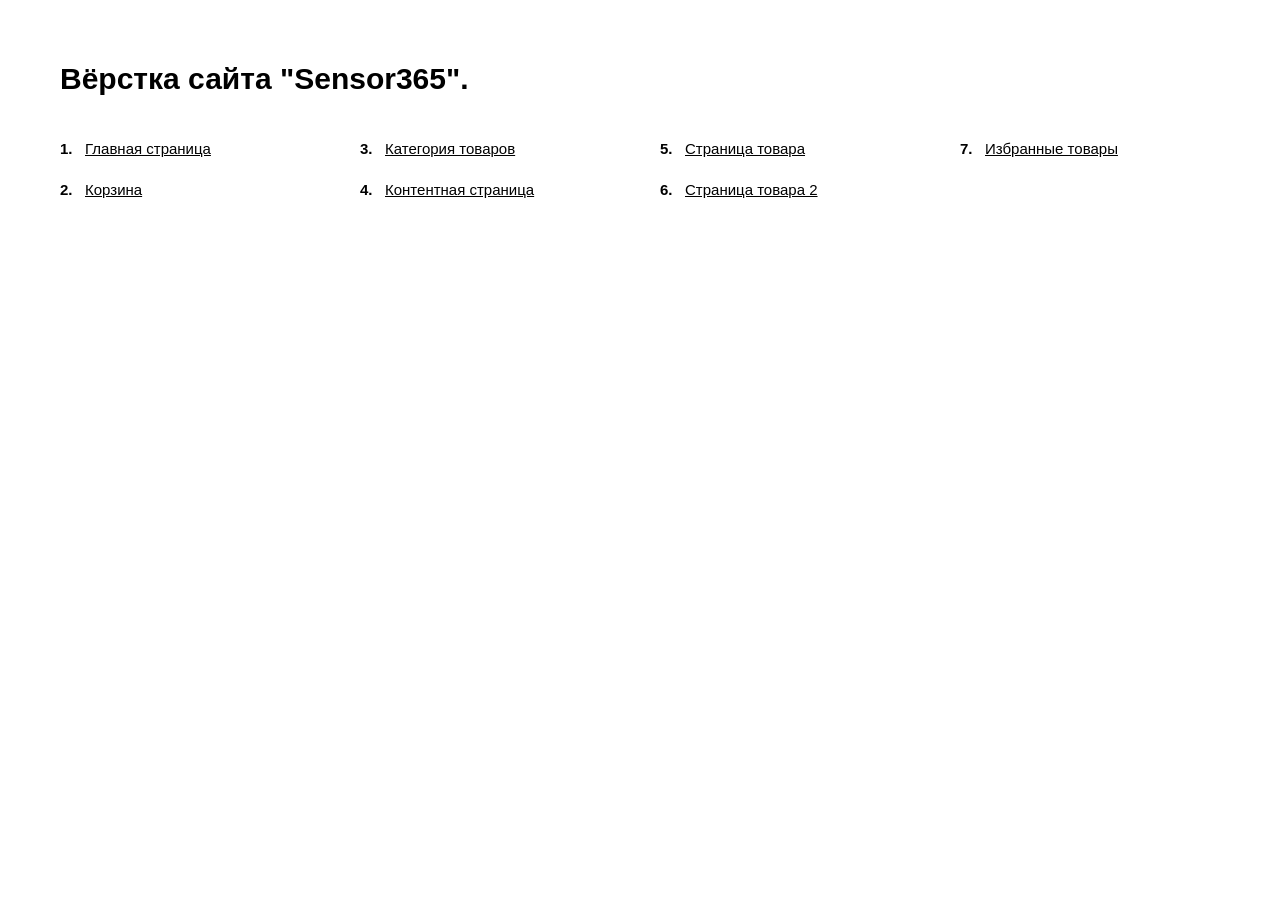
<file: demo_links.html>
<!DOCTYPE html>
<html lang="ru">
	<head>
		<meta http-equiv="Content-Type" content="text/html; charset=utf-8">

		<!-- Адаптирование страницы для мобильных устройств -->
		<meta name="viewport" content="width=device-width, initial-scale=1, maximum-scale=1">

		<!-- Запрет распознования номера телефона -->
		<meta name="format-detection" content="telephone=no">
		<meta name="SKYPE_TOOLBAR" content ="SKYPE_TOOLBAR_PARSER_COMPATIBLE">

		<style>
			*
			{
			    box-sizing: border-box;
			    margin: 0;
			    padding: 0;
			}

			*:before,
			*:after
			{
			    box-sizing: border-box;
			}


			.demo_links
			{
			    padding: 60px;
			}

			.demo_links .title
			{
			    font-family: Arial, 'Helvetica Neue', Helvetica, sans-serif;
			    font-size: 30px;
			    font-weight: 700;
			    line-height: 38px;

			    margin-bottom: 40px;
			}

			.demo_links ol
			{
			    font-family: Arial, 'Helvetica Neue', Helvetica, sans-serif;
			    font-size: 15px;
			    line-height: 21px;

			    counter-reset: li;

			    column-gap: 40px;
			    column-count: 4;
			}

			.demo_links ol li
			{
			    position: relative;

			    display: block;
			    overflow: hidden;

			    padding-left: 25px;

			    list-style-type: none;

			    transform: translateZ(0);

			    --webkit-column-break-inside: avoid;
			    page-break-inside: avoid;
			    break-inside: avoid;
			}

			.demo_links ol li + li
			{
			    margin-top: 20px;
			}

			.demo_links ol li:before
			{
			    color: var(--text_color);
			    font-weight: 700;

			    position: absolute;
			    top: 0;
			    left: 0;

			    content: counters(li, '.') '.';
			    counter-increment: li;
			}


			.demo_links li a
			{
			    color: #000;
			}

			.demo_links li a:hover
			{
			    text-decoration: none;
			}


			@media (max-width: 1279px)
			{
			    .demo_links ol
			    {
			        column-count: 3;
			    }
			}


			@media (max-width: 1023px)
			{
			    .demo_links
			    {
			        padding: 40px;
			    }

			    .demo_links .title
			    {
			        font-size: 28px;
			        line-height: 34px;

			        margin-bottom: 25px;
			    }

			    .demo_links ol
			    {
			        column-count: 2;
			    }
			}


			@media (max-width: 767px)
			{
			    .demo_links
			    {
			        padding: 30px;
			    }

			    .demo_links .title
			    {
			        font-size: 26px;
			        line-height: 32px;
			    }

			    .demo_links ol
			    {
			        column-gap: 40px;
			    }
			}


			@media (max-width: 479px)
			{
			    .demo_links
			    {
			        padding: 20px;
			    }

			    .demo_links .title
			    {
			        font-size: 22px;
			        line-height: 28px;

			        margin-bottom: 25px;
			    }

			    .demo_links ol
			    {
			        column-count: 1;
			    }

			    .demo_links ol li + li
			    {
			        margin-top: 15px;
			    }
			}

		</style>
	</head>

	<body>
		<div class="demo_links">
			<div class="title">Вёрстка сайта "Sensor365".</div>

			<ol>
				<li><a href="./index.html" target="_blank">Главная страница</a></li>
				<li><a href="./cart.html" target="_blank">Корзина</a></li>
				<li><a href="./category.html" target="_blank">Категория товаров</a></li>
				<li><a href="./content.html" target="_blank">Контентная страница</a></li>
				<li><a href="./product.html" target="_blank">Страница товара</a></li>
				<li><a href="./product2.html" target="_blank">Страница товара 2</a></li>
				<li><a href="./favorites.html" target="_blank">Избранные товары</a></li>
			</ol>
		</div>
	</body>
</html>
</file>
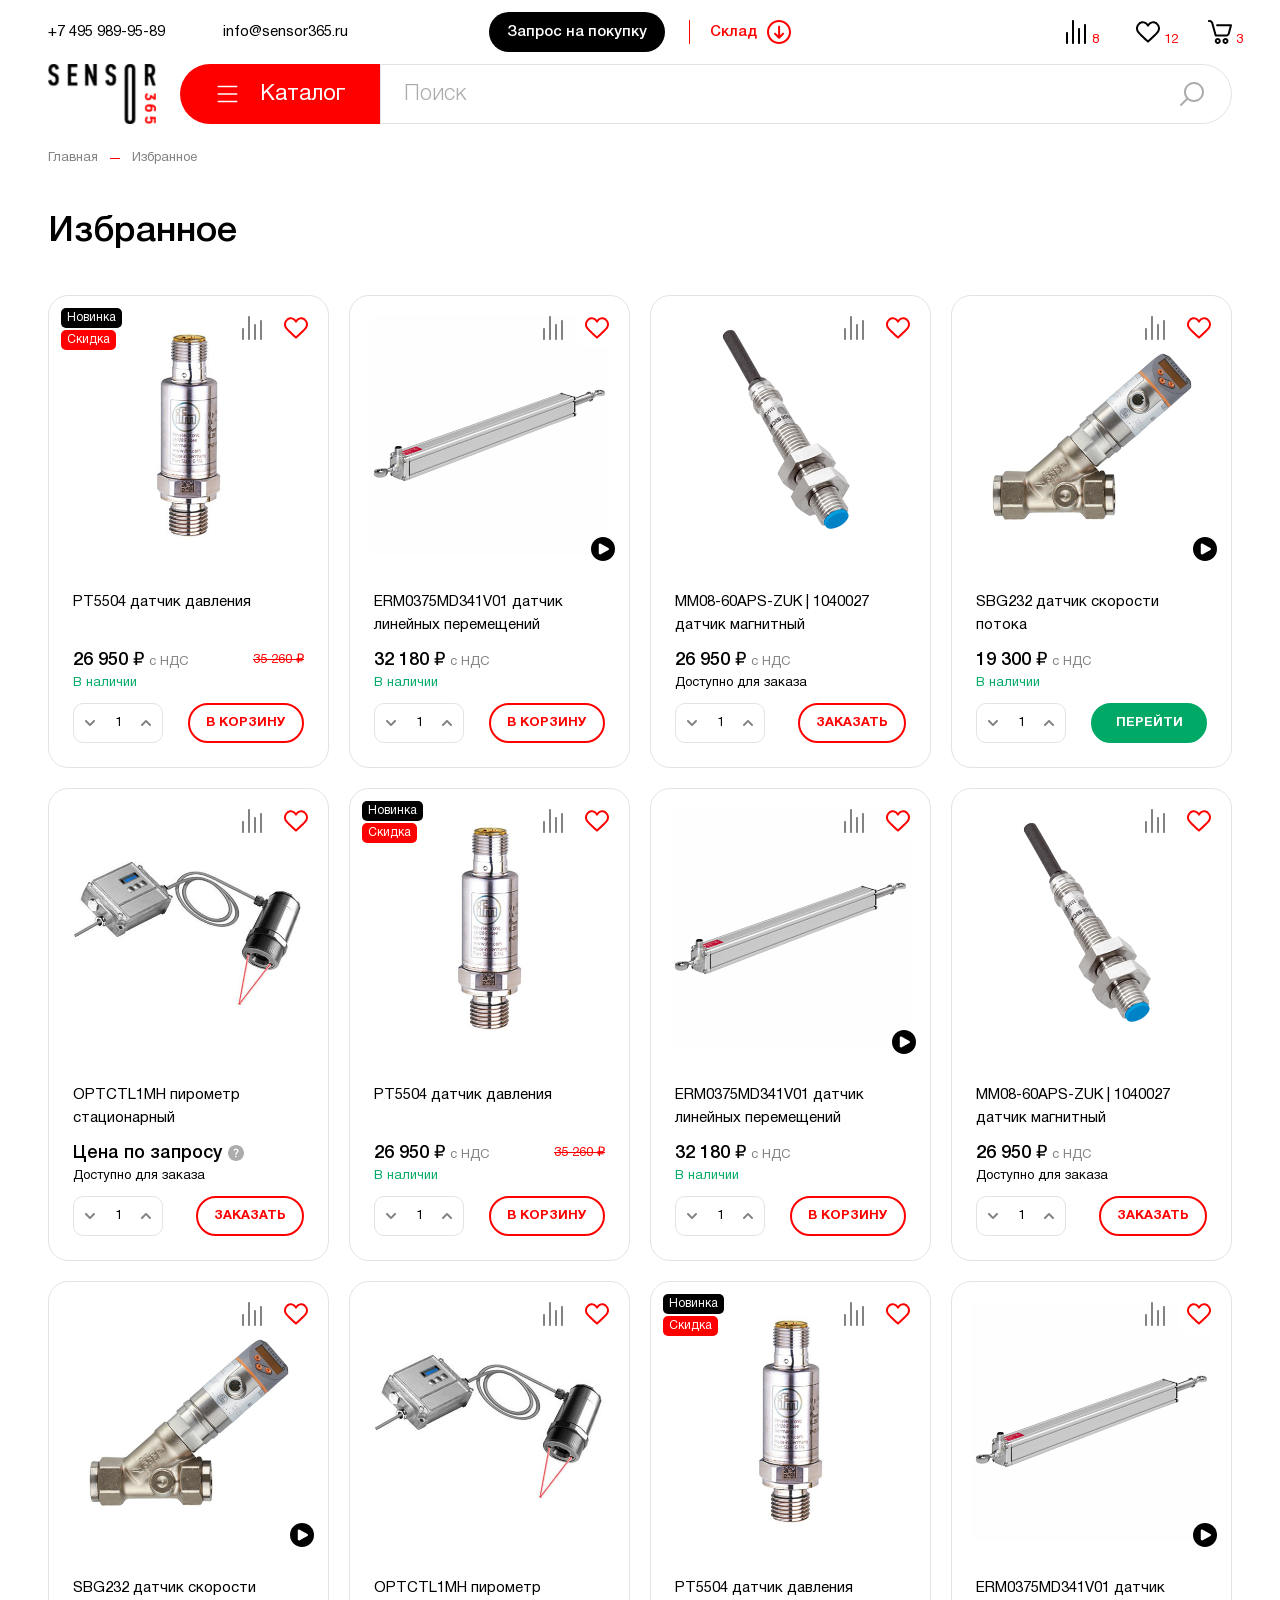
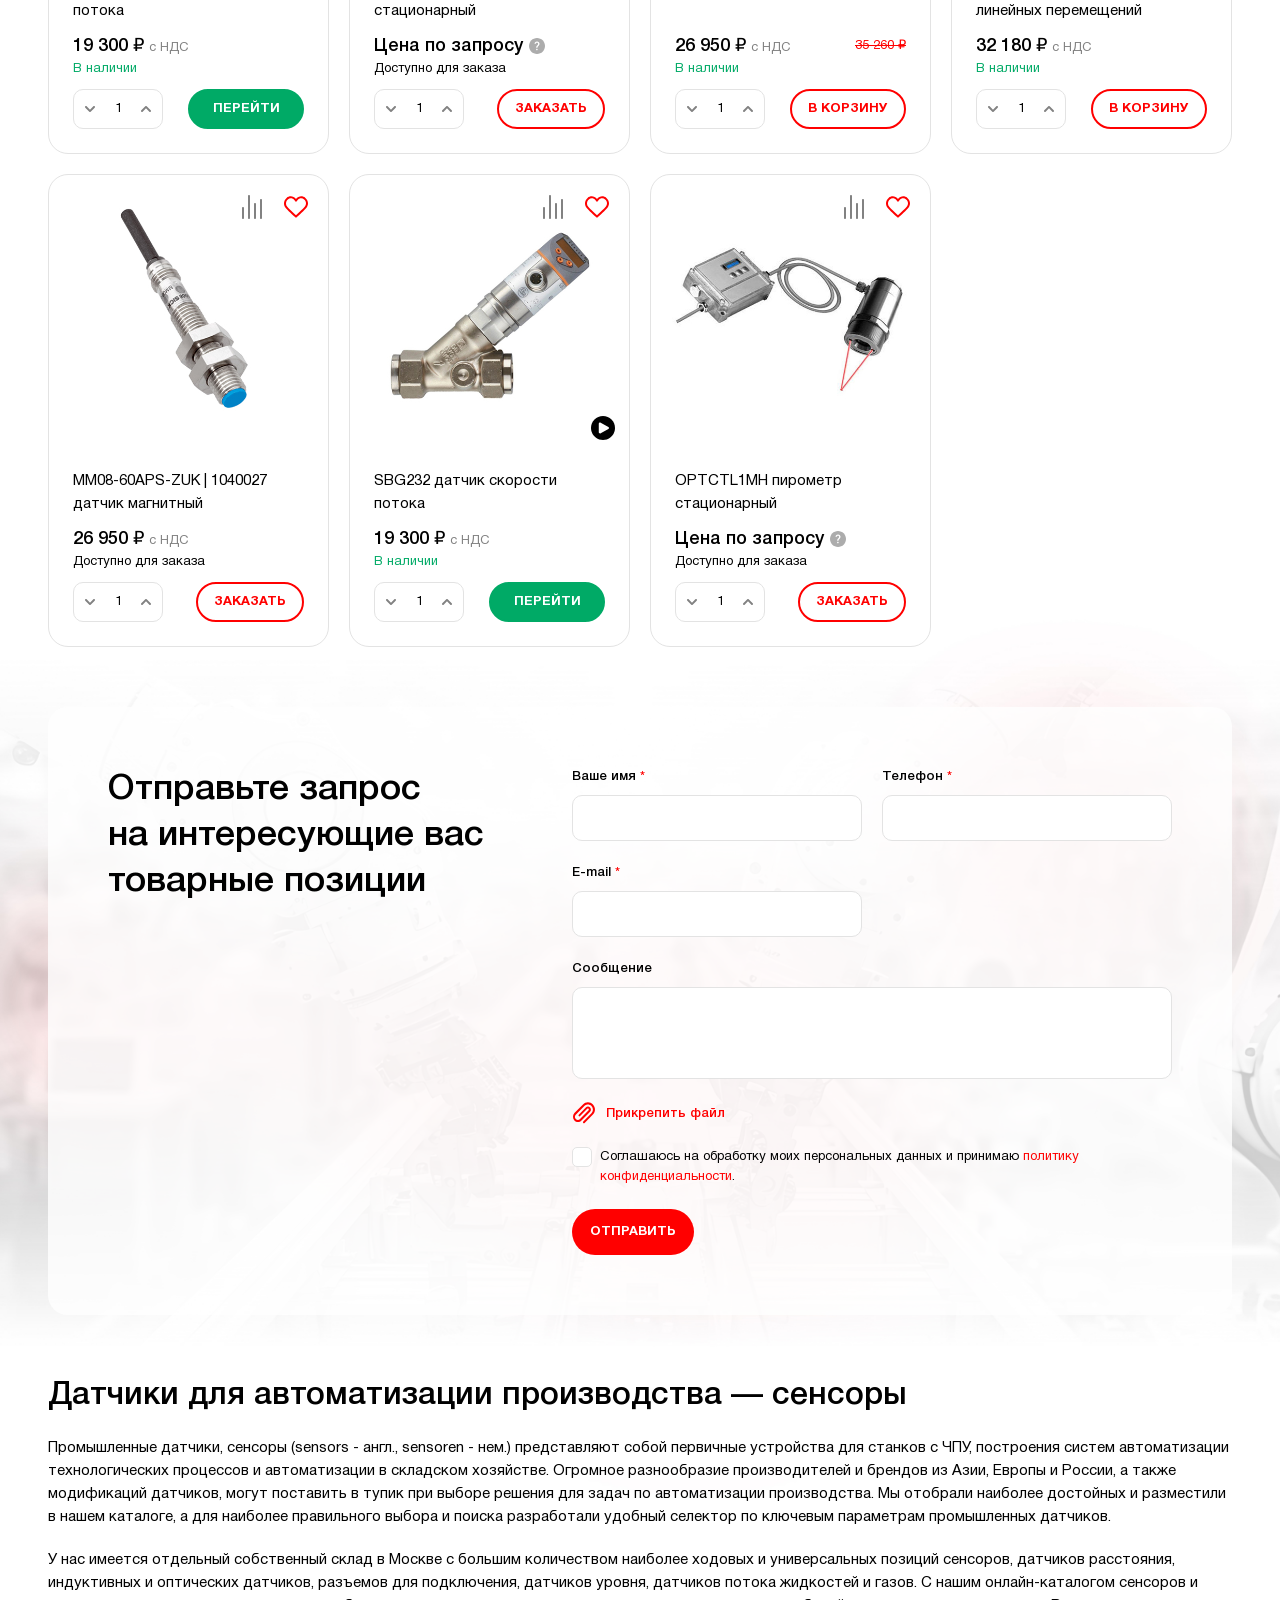
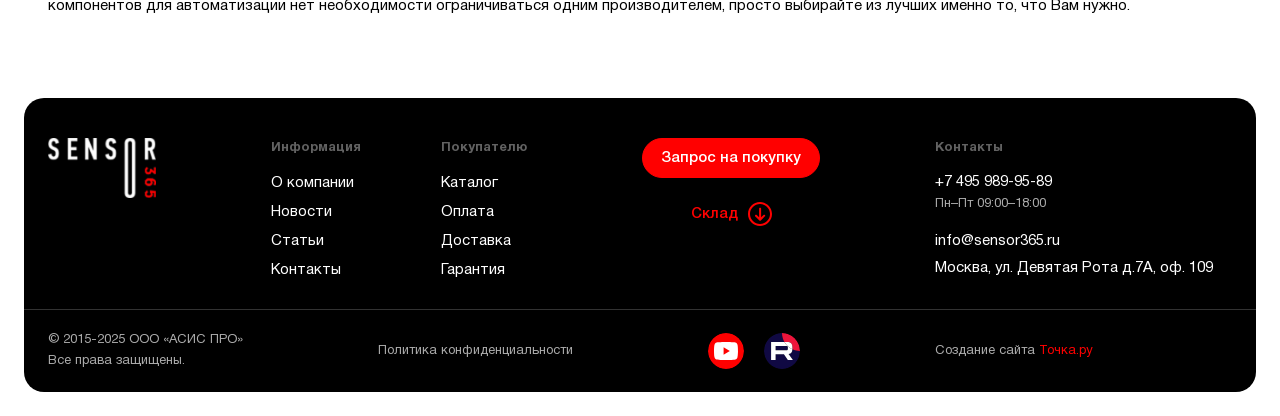
<file: favorites.html>
<!DOCTYPE html>
<html lang="ru">
	<head>
		<meta http-equiv="Content-Type" content="text/html; charset=utf-8">

		<!-- Adapting the page for mobile devices -->
		<meta name="viewport" content="width=device-width, initial-scale=1, maximum-scale=1">

		<!-- Prohibition of phone number recognition -->
		<meta name="format-detection" content="telephone=no">
		<meta name="SKYPE_TOOLBAR" content ="SKYPE_TOOLBAR_PARSER_COMPATIBLE">

		<!-- Page title -->
		<title>Заголовок страницы</title>

		<!-- Meta description -->
		<meta name="description" content="">

		<!-- Meta Keywords -->
		<meta name="keywords" content="">

		<!-- Site icon, size 32x32, transparency supported. Recommended format: .ico or .png -->
		<link rel="shortcut icon" href="favicon.png">

		<!-- Changing the color of the mobile browser panel -->
		<meta name="msapplication-TileColor" content="#000">
		<meta name="theme-color" content="#000">

		<!-- Connecting style files -->
		<link rel="stylesheet" href="css/swiper-bundle.min.css">
		<link rel="stylesheet" href="css/swiper.css">
		<link rel="stylesheet" href="css/fancybox.css">
		<link rel="stylesheet" href="css/ion.rangeSlider.css">
		<link rel="stylesheet" href="css/styles.css">

		<link rel="stylesheet" href="css/response_1899.css" media="print, (max-width: 1899px)">
		<link rel="stylesheet" href="css/response_1439.css" media="print, (max-width: 1439px)">
		<link rel="stylesheet" href="css/response_1279.css" media="print, (max-width: 1279px)">
		<link rel="stylesheet" href="css/response_1023.css" media="print, (max-width: 1023px)">
		<link rel="stylesheet" href="css/response_767.css" media="print, (max-width: 767px)">
		<link rel="stylesheet" href="css/response_479.css" media="(max-width: 479px)">
	</head>

	<body>
		<div class="wrap">
			<div class="main">
				<header>
					<button class="close_btn"></button>

					<div class="top">
						<div class="cont big row">
							<div class="contacts">
								<div class="phone">
									<a href="tel:+7 495 989-95-89">+7 495 989-95-89</a>
								</div>

								<div class="email">
									<a href="mailto:info@sensor365.ru">info@sensor365.ru</a>
								</div>
							</div>

							<div class="info">
								<button class="request_btn modal_btn" data-modal="request_modal">Запрос на покупку</button>

								<div class="warehouse">
									<a href="/">
										<span>Склад</span>
										<svg class="icon"><use xlink:href="images/sprite.svg#ic_arrow_circle_ver"></use></svg>
									</a>
								</div>
							</div>

							<div class="icon_links">
								<div class="compare_link">
									<a href="/">
										<svg class="icon"><use xlink:href="images/sprite.svg#ic_compare"></use></svg>
										<span class="count">8</span>
									</a>
								</div>

								<div class="favorite_link">
									<a href="/">
										<svg class="icon"><use xlink:href="images/sprite.svg#ic_favorite"></use></svg>
										<span class="count">12</span>
									</a>
								</div>

								<div class="cart_link">
									<a href="/">
										<svg class="icon"><use xlink:href="images/sprite.svg#ic_cart"></use></svg>
										<span class="count">3</span>
									</a>
								</div>
							</div>
						</div>
					</div>

					<div class="bottom">
						<div class="cont">
							<a href="/" class="logo">
								<img src="images/logo.png" alt="">
							</a>

							<div class="catalog_menu modal_cont">
								<button class="btn mini_modal_btn" data-modal-id="#catalog_modal">
									<svg class="icon"><use xlink:href="images/sprite.svg#ic_menu"></use></svg>
									<svg class="icon"><use xlink:href="images/sprite.svg#ic_close"></use></svg>

									<span>Каталог</span>
								</button>

								<div class="mini_modal" id="catalog_modal">
									<div class="cont">
										<div class="grid_row">
											<div class="col">
												<div class="catalog_link" data-sub-col="1">
													<a href="/">Аксессуары</a>

													<div class="arr">
														<svg><use xlink:href="images/sprite.svg#ic_arr_double_hor"></use></svg>
													</div>
												</div>

												<div class="catalog_link">
													<a href="/">Блоки питания для ПЛК и датчиков</a>
												</div>

												<div class="catalog_link">
													<a href="/">Датчики и преобразователи давления промышленные</a>
												</div>

												<div class="catalog_link">
													<a href="/">Датчики линейных перемещений и расстояний</a>
												</div>

												<div class="catalog_link">
													<a href="/">Датчики оптические для специальных задач</a>
												</div>

												<div class="catalog_link">
													<a href="/">Датчики положения</a>
												</div>

												<div class="catalog_link">
													<a href="/">Датчики, реле потока воздуха и промышленных газов</a>
												</div>

												<div class="catalog_link">
													<a href="/">Датчики, реле потока жидкости</a>
												</div>

												<div class="catalog_link">
													<a href="/">Датчики температуры промышленные</a>
												</div>

												<div class="catalog_link">
													<a href="/">Датчики ускорения — акселерометры</a>
												</div>

												<div class="catalog_link">
													<a href="/">Датчики угла наклона — инклинометры</a>
												</div>

												<div class="catalog_link">
													<a href="/">Датчики угловых перемещений, энкодеры, потенциометры</a>
												</div>

												<div class="catalog_link">
													<a href="/">Датчики щелевые</a>
												</div>

												<div class="catalog_link">
													<a href="/">Индикаторы, преобразователи и регуляторы</a>
												</div>

												<div class="catalog_link">
													<a href="/">Мониторинг и диагностика</a>
												</div>

												<div class="catalog_link">
													<a href="/">Расходомеры жидкости</a>
												</div>

												<div class="catalog_link">
													<a href="/">Расходомеры сжатого воздуха и промышленных газов</a>
												</div>

												<div class="catalog_link">
													<a href="/">Сигнализаторы уровня жидкости и сыпучих веществ</a>
												</div>

												<div class="catalog_link">
													<a href="/">Сканеры штрих-кодов промышленные</a>
												</div>

												<div class="catalog_link">
													<a href="/">RFID компоненты</a>
												</div>

												<div class="catalog_link">
													<a href="/">Уровнемеры</a>
												</div>

												<div class="catalog_link">
													<a href="/">Сигнальное оборудование</a>
												</div>

												<div class="catalog_link">
													<a href="/">Безопасность на производстве</a>
												</div>

												<div class="catalog_link">
													<a href="/">Промышленные интерфейсы</a>
												</div>

												<div class="catalog_link">
													<a href="/">Системы освещения на производстве</a>
												</div>

												<div class="catalog_link">
													<a href="/">Бесконтактные системы передачи данных</a>
												</div>
											</div>

											<div class="col sub_col sub_col_1">
												<button class="back_btn">
													<svg class="icon"><use xlink:href="images/sprite.svg#ic_arrow_hor"></use></svg>
													<span>Назад</span>
												</button>

												<div class="catalog_link" data-sub-col="1">
													<a href="/">Емкостные датчики <small>(48)</small></a>

													<div class="arr">
														<svg><use xlink:href="images/sprite.svg#ic_arr_double_hor"></use></svg>
													</div>
												</div>

												<div class="catalog_link">
													<a href="/">Индуктивные датчики <small>(129)</small></a>
												</div>

												<div class="catalog_link">
													<a href="/">Индуктивные датчики для контроля частоты вращения <small>(3)</small></a>
												</div>

												<div class="catalog_link">
													<a href="/">Индуктивные датчики кольцевые <small>(19)</small></a>
												</div>

												<div class="catalog_link">
													<a href="/">Магнитные датчики <small>(28)</small></a>
												</div>

												<div class="catalog_link">
													<a href="/">Магнитные датчики для пневмоцилиндров <small>(21)</small></a>
												</div>

												<div class="catalog_link">
													<a href="/">Оптические датчики диффузионные <small>(47)</small></a>
												</div>

												<div class="catalog_link">
													<a href="/">Оптические датчики — однолучевые барьеры <small>(16)</small></a>
												</div>

												<div class="catalog_link">
													<a href="/">Оптические датчики — многолучевые барьеры <small>(88)</small></a>
												</div>

												<div class="catalog_link">
													<a href="/">Оптические датчики рефлекторные <small>(36)</small></a>
												</div>

												<div class="catalog_link">
													<a href="/">Радарные датчики движения <small>(60)</small></a>
												</div>

												<div class="catalog_link">
													<a href="/">Ультразвуковые датчики — однолучевые барьеры <small>(42)</small></a>
												</div>

												<div class="catalog_link">
													<a href="/">Датчики касания и сенсорные кнопки <small>(37)</small></a>
												</div>

												<div class="catalog_link">
													<a href="/">Датчики двойного листа и контроля склейки <small>(18)</small></a>
												</div>

												<div class="catalog_link">
													<a href="/">Детекторы транспорта <small>(22)</small></a>
												</div>

												<div class="catalog_link">
													<a href="/">Электромеханические выключатели <small>(8)</small></a>
												</div>
											</div>

											<div class="col sub_sub_col sub_sub_col_1">
												<button class="back_btn">
													<svg class="icon"><use xlink:href="images/sprite.svg#ic_arrow_hor"></use></svg>
													<span>Назад</span>
												</button>

												<div class="catalog_link">
													<a href="/">Емкостные датчики <small>(9)</small></a>
												</div>

												<div class="catalog_link">
													<a href="/">Емкостные датчики в прямоугольных корпусах <small>(13)</small></a>
												</div>

												<div class="catalog_link">
													<a href="/">Емкостные датчики в цилиндрических корпусах <small>(25)</small></a>
												</div>
											</div>
										</div>
									</div>
								</div>
							</div>

							<div class="search">
								<form action="">
									<input type="text" name="" value="" class="input" placeholder="Поиск">

									<button type="submit" class="submit_btn">
										<svg class="icon"><use xlink:href="images/sprite.svg#ic_search"></use></svg>
									</button>
								</form>
							</div>
						</div>
					</div>
				</header>


				<section class="mob_header">
					<div class="cont">
						<div class="logo">
							<img src="images/logo.png" alt="">
						</div>

						<div class="icon_links">
							<div class="compare_link">
								<a href="/">
									<svg class="icon"><use xlink:href="images/sprite.svg#ic_compare"></use></svg>
									<span class="count">8</span>
								</a>
							</div>

							<div class="favorite_link">
								<a href="/">
									<svg class="icon"><use xlink:href="images/sprite.svg#ic_favorite"></use></svg>
									<span class="count">12</span>
								</a>
							</div>

							<div class="cart_link">
								<a href="/">
									<svg class="icon"><use xlink:href="images/sprite.svg#ic_cart"></use></svg>
									<span class="count">3</span>
								</a>
							</div>
						</div>

						<button class="mob_menu_btn">
							<svg class="icon"><use xlink:href="images/sprite.svg#ic_menu"></use></svg>
						</button>
					</div>
				</section>


				<section class="page_head">
					<div class="cont">
						<div class="breadcrumbs">
							<a href="/">Главная</a>

							<span class="sep"></span>

							<span class="current">Избранное</span>
						</div>

						<h1 class="page_title">Избранное</h1>
					</div>
				</section>


				<section class="products block">
					<div class="cont">
						<div class="grid_row">
							<div class="product">
								<div class="stickers">
									<div><div class="sticker new">Новинка</div></div>
									<div><div class="sticker discount">Скидка</div></div>
								</div>

								<div class="btns">
									<button class="btn compare_btn">
										<svg class="icon"><use xlink:href="images/sprite.svg#ic_compare"></use></svg>

										<span>Добавить в сравнение</span>
										<span>Удалить из сравнения</span>
									</button>

									<button class="btn favorite_btn active">
										<svg class="icon"><use xlink:href="images/sprite.svg#ic_favorite"></use></svg>

										<span>Добавить в избранное</span>
										<span>Удалить из избранного</span>
									</button>
								</div>

								<a href="/" class="image">
									<picture class="thumb">
										<img src="images/tmp/product_thumb1.jpg" alt="" loading="lazy" class="cover">
									</picture>
								</a>

								<div class="info">
									<div class="name">
										<a href="/">PT5504 датчик давления</a>
									</div>

									<div class="price">
										<div>26 950 ₽ <span>с НДС</span></div>
										<div class="old">35 260 ₽</div>
									</div>

									<div class="available green">В наличии</div>

									<div class="buy">
										<div class="amount">
											<button type="button" class="btn minus">
												<svg class="icon"><use xlink:href="images/sprite.svg#ic_arr_ver"></use></svg>
											</button>

											<input type="text" value="1" class="input" data-minimum="1" data-maximum="99" data-step="1" data-unit="" maxlength="2">

											<button type="button" class="btn plus">
												<svg class="icon"><use xlink:href="images/sprite.svg#ic_arr_ver"></use></svg>
											</button>
										</div>

										<button class="buy_btn">
											<span>В КОРЗИНУ</span>
											<span>ПЕРЕЙТИ</span>
										</button>
									</div>
								</div>
							</div>

							<div class="product">
								<div class="btns">
									<button class="btn compare_btn">
										<svg class="icon"><use xlink:href="images/sprite.svg#ic_compare"></use></svg>

										<span>Добавить в сравнение</span>
										<span>Удалить из сравнения</span>
									</button>

									<button class="btn favorite_btn active">
										<svg class="icon"><use xlink:href="images/sprite.svg#ic_favorite"></use></svg>

										<span>Добавить в избранное</span>
										<span>Удалить из избранного</span>
									</button>
								</div>

								<a href="/" class="image">
									<picture class="thumb">
										<img src="images/tmp/product_thumb2.jpg" alt="" loading="lazy" class="cover">
									</picture>

									<svg class="video_icon"><use xlink:href="images/sprite.svg#ic_video_play"></use></svg>
								</a>

								<div class="info">
									<div class="name">
										<a href="/">ERM0375MD341V01 датчик линейных перемещений</a>
									</div>

									<div class="price">
										<div>32 180 ₽ <span>с НДС</span></div>
									</div>

									<div class="available green">В наличии</div>

									<div class="buy">
										<div class="amount">
											<button type="button" class="btn minus">
												<svg class="icon"><use xlink:href="images/sprite.svg#ic_arr_ver"></use></svg>
											</button>

											<input type="text" value="1" class="input" data-minimum="1" data-maximum="99" data-step="1" data-unit="" maxlength="2">

											<button type="button" class="btn plus">
												<svg class="icon"><use xlink:href="images/sprite.svg#ic_arr_ver"></use></svg>
											</button>
										</div>

										<button class="buy_btn">
											<span>В КОРЗИНУ</span>
											<span>ПЕРЕЙТИ</span>
										</button>
									</div>
								</div>
							</div>

							<div class="product">
								<div class="btns">
									<button class="btn compare_btn">
										<svg class="icon"><use xlink:href="images/sprite.svg#ic_compare"></use></svg>

										<span>Добавить в сравнение</span>
										<span>Удалить из сравнения</span>
									</button>

									<button class="btn favorite_btn active">
										<svg class="icon"><use xlink:href="images/sprite.svg#ic_favorite"></use></svg>

										<span>Добавить в избранное</span>
										<span>Удалить из избранного</span>
									</button>
								</div>

								<a href="/" class="image">
									<picture class="thumb">
										<img src="images/tmp/product_thumb3.jpg" alt="" loading="lazy" class="cover">
									</picture>
								</a>

								<div class="info">
									<div class="name">
										<a href="/">MM08-60APS-ZUK | 1040027 датчик магнитный</a>
									</div>

									<div class="price">
										<div>26 950 ₽ <span>с НДС</span></div>
									</div>

									<div class="available">Доступно для заказа</div>

									<div class="buy">
										<div class="amount">
											<button type="button" class="btn minus">
												<svg class="icon"><use xlink:href="images/sprite.svg#ic_arr_ver"></use></svg>
											</button>

											<input type="text" value="1" class="input" data-minimum="1" data-maximum="99" data-step="1" data-unit="" maxlength="2">

											<button type="button" class="btn plus">
												<svg class="icon"><use xlink:href="images/sprite.svg#ic_arr_ver"></use></svg>
											</button>
										</div>

										<button class="buy_btn">
											<span>ЗАКАЗАТЬ</span>
											<span>ПЕРЕЙТИ</span>
										</button>
									</div>
								</div>
							</div>

							<div class="product">
								<div class="btns">
									<button class="btn compare_btn">
										<svg class="icon"><use xlink:href="images/sprite.svg#ic_compare"></use></svg>

										<span>Добавить в сравнение</span>
										<span>Удалить из сравнения</span>
									</button>

									<button class="btn favorite_btn active">
										<svg class="icon"><use xlink:href="images/sprite.svg#ic_favorite"></use></svg>

										<span>Добавить в избранное</span>
										<span>Удалить из избранного</span>
									</button>
								</div>

								<a href="/" class="image">
									<picture class="thumb">
										<img src="images/tmp/product_thumb4.jpg" alt="" loading="lazy" class="cover">
									</picture>

									<svg class="video_icon"><use xlink:href="images/sprite.svg#ic_video_play"></use></svg>
								</a>

								<div class="info">
									<div class="name">
										<a href="/">SBG232 датчик скорости потока</a>
									</div>

									<div class="price">
										<div>19 300 ₽ <span>с НДС</span></div>
									</div>

									<div class="available green">В наличии</div>

									<div class="buy">
										<div class="amount">
											<button type="button" class="btn minus">
												<svg class="icon"><use xlink:href="images/sprite.svg#ic_arr_ver"></use></svg>
											</button>

											<input type="text" value="1" class="input" data-minimum="1" data-maximum="99" data-step="1" data-unit="" maxlength="2">

											<button type="button" class="btn plus">
												<svg class="icon"><use xlink:href="images/sprite.svg#ic_arr_ver"></use></svg>
											</button>
										</div>

										<button class="buy_btn active">
											<span>В КОРЗИНУ</span>
											<span>ПЕРЕЙТИ</span>
										</button>
									</div>
								</div>
							</div>

							<div class="product">
								<div class="btns">
									<button class="btn compare_btn">
										<svg class="icon"><use xlink:href="images/sprite.svg#ic_compare"></use></svg>

										<span>Добавить в сравнение</span>
										<span>Удалить из сравнения</span>
									</button>

									<button class="btn favorite_btn active">
										<svg class="icon"><use xlink:href="images/sprite.svg#ic_favorite"></use></svg>

										<span>Добавить в избранное</span>
										<span>Удалить из избранного</span>
									</button>
								</div>

								<a href="/" class="image">
									<picture class="thumb">
										<img src="images/tmp/product_thumb5.jpg" alt="" loading="lazy" class="cover">
									</picture>
								</a>

								<div class="info">
									<div class="name">
										<a href="/">OPTCTL1MH пирометр стационарный</a>
									</div>

									<div class="price request">
										Цена по запросу

										<div class="tooltip">
											<svg class="icon"><use xlink:href="images/sprite.svg#ic_tooltip"></use></svg>

											<div class="text">Точную цену можно узнать после отправки запроса.</div>
										</div>
									</div>

									<div class="available">Доступно для заказа</div>

									<div class="buy">
										<div class="amount">
											<button type="button" class="btn minus">
												<svg class="icon"><use xlink:href="images/sprite.svg#ic_arr_ver"></use></svg>
											</button>

											<input type="text" value="1" class="input" data-minimum="1" data-maximum="99" data-step="1" data-unit="" maxlength="2">

											<button type="button" class="btn plus">
												<svg class="icon"><use xlink:href="images/sprite.svg#ic_arr_ver"></use></svg>
											</button>
										</div>

										<button class="buy_btn">
											<span>ЗАКАЗАТЬ</span>
											<span>ПЕРЕЙТИ</span>
										</button>
									</div>
								</div>
							</div>

							<div class="product">
								<div class="stickers">
									<div><div class="sticker new">Новинка</div></div>
									<div><div class="sticker discount">Скидка</div></div>
								</div>

								<div class="btns">
									<button class="btn compare_btn">
										<svg class="icon"><use xlink:href="images/sprite.svg#ic_compare"></use></svg>

										<span>Добавить в сравнение</span>
										<span>Удалить из сравнения</span>
									</button>

									<button class="btn favorite_btn active">
										<svg class="icon"><use xlink:href="images/sprite.svg#ic_favorite"></use></svg>

										<span>Добавить в избранное</span>
										<span>Удалить из избранного</span>
									</button>
								</div>

								<a href="/" class="image">
									<picture class="thumb">
										<img src="images/tmp/product_thumb1.jpg" alt="" loading="lazy" class="cover">
									</picture>
								</a>

								<div class="info">
									<div class="name">
										<a href="/">PT5504 датчик давления</a>
									</div>

									<div class="price">
										<div>26 950 ₽ <span>с НДС</span></div>
										<div class="old">35 260 ₽</div>
									</div>

									<div class="available green">В наличии</div>

									<div class="buy">
										<div class="amount">
											<button type="button" class="btn minus">
												<svg class="icon"><use xlink:href="images/sprite.svg#ic_arr_ver"></use></svg>
											</button>

											<input type="text" value="1" class="input" data-minimum="1" data-maximum="99" data-step="1" data-unit="" maxlength="2">

											<button type="button" class="btn plus">
												<svg class="icon"><use xlink:href="images/sprite.svg#ic_arr_ver"></use></svg>
											</button>
										</div>

										<button class="buy_btn">
											<span>В КОРЗИНУ</span>
											<span>ПЕРЕЙТИ</span>
										</button>
									</div>
								</div>
							</div>

							<div class="product">
								<div class="btns">
									<button class="btn compare_btn">
										<svg class="icon"><use xlink:href="images/sprite.svg#ic_compare"></use></svg>

										<span>Добавить в сравнение</span>
										<span>Удалить из сравнения</span>
									</button>

									<button class="btn favorite_btn active">
										<svg class="icon"><use xlink:href="images/sprite.svg#ic_favorite"></use></svg>

										<span>Добавить в избранное</span>
										<span>Удалить из избранного</span>
									</button>
								</div>

								<a href="/" class="image">
									<picture class="thumb">
										<img src="images/tmp/product_thumb2.jpg" alt="" loading="lazy" class="cover">
									</picture>

									<svg class="video_icon"><use xlink:href="images/sprite.svg#ic_video_play"></use></svg>
								</a>

								<div class="info">
									<div class="name">
										<a href="/">ERM0375MD341V01 датчик линейных перемещений</a>
									</div>

									<div class="price">
										<div>32 180 ₽ <span>с НДС</span></div>
									</div>

									<div class="available green">В наличии</div>

									<div class="buy">
										<div class="amount">
											<button type="button" class="btn minus">
												<svg class="icon"><use xlink:href="images/sprite.svg#ic_arr_ver"></use></svg>
											</button>

											<input type="text" value="1" class="input" data-minimum="1" data-maximum="99" data-step="1" data-unit="" maxlength="2">

											<button type="button" class="btn plus">
												<svg class="icon"><use xlink:href="images/sprite.svg#ic_arr_ver"></use></svg>
											</button>
										</div>

										<button class="buy_btn">
											<span>В КОРЗИНУ</span>
											<span>ПЕРЕЙТИ</span>
										</button>
									</div>
								</div>
							</div>

							<div class="product">
								<div class="btns">
									<button class="btn compare_btn">
										<svg class="icon"><use xlink:href="images/sprite.svg#ic_compare"></use></svg>

										<span>Добавить в сравнение</span>
										<span>Удалить из сравнения</span>
									</button>

									<button class="btn favorite_btn active">
										<svg class="icon"><use xlink:href="images/sprite.svg#ic_favorite"></use></svg>

										<span>Добавить в избранное</span>
										<span>Удалить из избранного</span>
									</button>
								</div>

								<a href="/" class="image">
									<picture class="thumb">
										<img src="images/tmp/product_thumb3.jpg" alt="" loading="lazy" class="cover">
									</picture>
								</a>

								<div class="info">
									<div class="name">
										<a href="/">MM08-60APS-ZUK | 1040027 датчик магнитный</a>
									</div>

									<div class="price">
										<div>26 950 ₽ <span>с НДС</span></div>
									</div>

									<div class="available">Доступно для заказа</div>

									<div class="buy">
										<div class="amount">
											<button type="button" class="btn minus">
												<svg class="icon"><use xlink:href="images/sprite.svg#ic_arr_ver"></use></svg>
											</button>

											<input type="text" value="1" class="input" data-minimum="1" data-maximum="99" data-step="1" data-unit="" maxlength="2">

											<button type="button" class="btn plus">
												<svg class="icon"><use xlink:href="images/sprite.svg#ic_arr_ver"></use></svg>
											</button>
										</div>

										<button class="buy_btn">
											<span>ЗАКАЗАТЬ</span>
											<span>ПЕРЕЙТИ</span>
										</button>
									</div>
								</div>
							</div>

							<div class="product">
								<div class="btns">
									<button class="btn compare_btn">
										<svg class="icon"><use xlink:href="images/sprite.svg#ic_compare"></use></svg>

										<span>Добавить в сравнение</span>
										<span>Удалить из сравнения</span>
									</button>

									<button class="btn favorite_btn active">
										<svg class="icon"><use xlink:href="images/sprite.svg#ic_favorite"></use></svg>

										<span>Добавить в избранное</span>
										<span>Удалить из избранного</span>
									</button>
								</div>

								<a href="/" class="image">
									<picture class="thumb">
										<img src="images/tmp/product_thumb4.jpg" alt="" loading="lazy" class="cover">
									</picture>

									<svg class="video_icon"><use xlink:href="images/sprite.svg#ic_video_play"></use></svg>
								</a>

								<div class="info">
									<div class="name">
										<a href="/">SBG232 датчик скорости потока</a>
									</div>

									<div class="price">
										<div>19 300 ₽ <span>с НДС</span></div>
									</div>

									<div class="available green">В наличии</div>

									<div class="buy">
										<div class="amount">
											<button type="button" class="btn minus">
												<svg class="icon"><use xlink:href="images/sprite.svg#ic_arr_ver"></use></svg>
											</button>

											<input type="text" value="1" class="input" data-minimum="1" data-maximum="99" data-step="1" data-unit="" maxlength="2">

											<button type="button" class="btn plus">
												<svg class="icon"><use xlink:href="images/sprite.svg#ic_arr_ver"></use></svg>
											</button>
										</div>

										<button class="buy_btn active">
											<span>В КОРЗИНУ</span>
											<span>ПЕРЕЙТИ</span>
										</button>
									</div>
								</div>
							</div>

							<div class="product">
								<div class="btns">
									<button class="btn compare_btn">
										<svg class="icon"><use xlink:href="images/sprite.svg#ic_compare"></use></svg>

										<span>Добавить в сравнение</span>
										<span>Удалить из сравнения</span>
									</button>

									<button class="btn favorite_btn active">
										<svg class="icon"><use xlink:href="images/sprite.svg#ic_favorite"></use></svg>

										<span>Добавить в избранное</span>
										<span>Удалить из избранного</span>
									</button>
								</div>

								<a href="/" class="image">
									<picture class="thumb">
										<img src="images/tmp/product_thumb5.jpg" alt="" loading="lazy" class="cover">
									</picture>
								</a>

								<div class="info">
									<div class="name">
										<a href="/">OPTCTL1MH пирометр стационарный</a>
									</div>

									<div class="price request">
										Цена по запросу

										<div class="tooltip">
											<svg class="icon"><use xlink:href="images/sprite.svg#ic_tooltip"></use></svg>

											<div class="text">Точную цену можно узнать после отправки запроса.</div>
										</div>
									</div>

									<div class="available">Доступно для заказа</div>

									<div class="buy">
										<div class="amount">
											<button type="button" class="btn minus">
												<svg class="icon"><use xlink:href="images/sprite.svg#ic_arr_ver"></use></svg>
											</button>

											<input type="text" value="1" class="input" data-minimum="1" data-maximum="99" data-step="1" data-unit="" maxlength="2">

											<button type="button" class="btn plus">
												<svg class="icon"><use xlink:href="images/sprite.svg#ic_arr_ver"></use></svg>
											</button>
										</div>

										<button class="buy_btn">
											<span>ЗАКАЗАТЬ</span>
											<span>ПЕРЕЙТИ</span>
										</button>
									</div>
								</div>
							</div>

							<div class="product">
								<div class="stickers">
									<div><div class="sticker new">Новинка</div></div>
									<div><div class="sticker discount">Скидка</div></div>
								</div>

								<div class="btns">
									<button class="btn compare_btn">
										<svg class="icon"><use xlink:href="images/sprite.svg#ic_compare"></use></svg>

										<span>Добавить в сравнение</span>
										<span>Удалить из сравнения</span>
									</button>

									<button class="btn favorite_btn active">
										<svg class="icon"><use xlink:href="images/sprite.svg#ic_favorite"></use></svg>

										<span>Добавить в избранное</span>
										<span>Удалить из избранного</span>
									</button>
								</div>

								<a href="/" class="image">
									<picture class="thumb">
										<img src="images/tmp/product_thumb1.jpg" alt="" loading="lazy" class="cover">
									</picture>
								</a>

								<div class="info">
									<div class="name">
										<a href="/">PT5504 датчик давления</a>
									</div>

									<div class="price">
										<div>26 950 ₽ <span>с НДС</span></div>
										<div class="old">35 260 ₽</div>
									</div>

									<div class="available green">В наличии</div>

									<div class="buy">
										<div class="amount">
											<button type="button" class="btn minus">
												<svg class="icon"><use xlink:href="images/sprite.svg#ic_arr_ver"></use></svg>
											</button>

											<input type="text" value="1" class="input" data-minimum="1" data-maximum="99" data-step="1" data-unit="" maxlength="2">

											<button type="button" class="btn plus">
												<svg class="icon"><use xlink:href="images/sprite.svg#ic_arr_ver"></use></svg>
											</button>
										</div>

										<button class="buy_btn">
											<span>В КОРЗИНУ</span>
											<span>ПЕРЕЙТИ</span>
										</button>
									</div>
								</div>
							</div>

							<div class="product">
								<div class="btns">
									<button class="btn compare_btn">
										<svg class="icon"><use xlink:href="images/sprite.svg#ic_compare"></use></svg>

										<span>Добавить в сравнение</span>
										<span>Удалить из сравнения</span>
									</button>

									<button class="btn favorite_btn active">
										<svg class="icon"><use xlink:href="images/sprite.svg#ic_favorite"></use></svg>

										<span>Добавить в избранное</span>
										<span>Удалить из избранного</span>
									</button>
								</div>

								<a href="/" class="image">
									<picture class="thumb">
										<img src="images/tmp/product_thumb2.jpg" alt="" loading="lazy" class="cover">
									</picture>

									<svg class="video_icon"><use xlink:href="images/sprite.svg#ic_video_play"></use></svg>
								</a>

								<div class="info">
									<div class="name">
										<a href="/">ERM0375MD341V01 датчик линейных перемещений</a>
									</div>

									<div class="price">
										<div>32 180 ₽ <span>с НДС</span></div>
									</div>

									<div class="available green">В наличии</div>

									<div class="buy">
										<div class="amount">
											<button type="button" class="btn minus">
												<svg class="icon"><use xlink:href="images/sprite.svg#ic_arr_ver"></use></svg>
											</button>

											<input type="text" value="1" class="input" data-minimum="1" data-maximum="99" data-step="1" data-unit="" maxlength="2">

											<button type="button" class="btn plus">
												<svg class="icon"><use xlink:href="images/sprite.svg#ic_arr_ver"></use></svg>
											</button>
										</div>

										<button class="buy_btn">
											<span>В КОРЗИНУ</span>
											<span>ПЕРЕЙТИ</span>
										</button>
									</div>
								</div>
							</div>

							<div class="product">
								<div class="btns">
									<button class="btn compare_btn">
										<svg class="icon"><use xlink:href="images/sprite.svg#ic_compare"></use></svg>

										<span>Добавить в сравнение</span>
										<span>Удалить из сравнения</span>
									</button>

									<button class="btn favorite_btn active">
										<svg class="icon"><use xlink:href="images/sprite.svg#ic_favorite"></use></svg>

										<span>Добавить в избранное</span>
										<span>Удалить из избранного</span>
									</button>
								</div>

								<a href="/" class="image">
									<picture class="thumb">
										<img src="images/tmp/product_thumb3.jpg" alt="" loading="lazy" class="cover">
									</picture>
								</a>

								<div class="info">
									<div class="name">
										<a href="/">MM08-60APS-ZUK | 1040027 датчик магнитный</a>
									</div>

									<div class="price">
										<div>26 950 ₽ <span>с НДС</span></div>
									</div>

									<div class="available">Доступно для заказа</div>

									<div class="buy">
										<div class="amount">
											<button type="button" class="btn minus">
												<svg class="icon"><use xlink:href="images/sprite.svg#ic_arr_ver"></use></svg>
											</button>

											<input type="text" value="1" class="input" data-minimum="1" data-maximum="99" data-step="1" data-unit="" maxlength="2">

											<button type="button" class="btn plus">
												<svg class="icon"><use xlink:href="images/sprite.svg#ic_arr_ver"></use></svg>
											</button>
										</div>

										<button class="buy_btn">
											<span>ЗАКАЗАТЬ</span>
											<span>ПЕРЕЙТИ</span>
										</button>
									</div>
								</div>
							</div>

							<div class="product">
								<div class="btns">
									<button class="btn compare_btn">
										<svg class="icon"><use xlink:href="images/sprite.svg#ic_compare"></use></svg>

										<span>Добавить в сравнение</span>
										<span>Удалить из сравнения</span>
									</button>

									<button class="btn favorite_btn active">
										<svg class="icon"><use xlink:href="images/sprite.svg#ic_favorite"></use></svg>

										<span>Добавить в избранное</span>
										<span>Удалить из избранного</span>
									</button>
								</div>

								<a href="/" class="image">
									<picture class="thumb">
										<img src="images/tmp/product_thumb4.jpg" alt="" loading="lazy" class="cover">
									</picture>

									<svg class="video_icon"><use xlink:href="images/sprite.svg#ic_video_play"></use></svg>
								</a>

								<div class="info">
									<div class="name">
										<a href="/">SBG232 датчик скорости потока</a>
									</div>

									<div class="price">
										<div>19 300 ₽ <span>с НДС</span></div>
									</div>

									<div class="available green">В наличии</div>

									<div class="buy">
										<div class="amount">
											<button type="button" class="btn minus">
												<svg class="icon"><use xlink:href="images/sprite.svg#ic_arr_ver"></use></svg>
											</button>

											<input type="text" value="1" class="input" data-minimum="1" data-maximum="99" data-step="1" data-unit="" maxlength="2">

											<button type="button" class="btn plus">
												<svg class="icon"><use xlink:href="images/sprite.svg#ic_arr_ver"></use></svg>
											</button>
										</div>

										<button class="buy_btn active">
											<span>В КОРЗИНУ</span>
											<span>ПЕРЕЙТИ</span>
										</button>
									</div>
								</div>
							</div>

							<div class="product">
								<div class="btns">
									<button class="btn compare_btn">
										<svg class="icon"><use xlink:href="images/sprite.svg#ic_compare"></use></svg>

										<span>Добавить в сравнение</span>
										<span>Удалить из сравнения</span>
									</button>

									<button class="btn favorite_btn active">
										<svg class="icon"><use xlink:href="images/sprite.svg#ic_favorite"></use></svg>

										<span>Добавить в избранное</span>
										<span>Удалить из избранного</span>
									</button>
								</div>

								<a href="/" class="image">
									<picture class="thumb">
										<img src="images/tmp/product_thumb5.jpg" alt="" loading="lazy" class="cover">
									</picture>
								</a>

								<div class="info">
									<div class="name">
										<a href="/">OPTCTL1MH пирометр стационарный</a>
									</div>

									<div class="price request">
										Цена по запросу

										<div class="tooltip">
											<svg class="icon"><use xlink:href="images/sprite.svg#ic_tooltip"></use></svg>

											<div class="text">Точную цену можно узнать после отправки запроса.</div>
										</div>
									</div>

									<div class="available">Доступно для заказа</div>

									<div class="buy">
										<div class="amount">
											<button type="button" class="btn minus">
												<svg class="icon"><use xlink:href="images/sprite.svg#ic_arr_ver"></use></svg>
											</button>

											<input type="text" value="1" class="input" data-minimum="1" data-maximum="99" data-step="1" data-unit="" maxlength="2">

											<button type="button" class="btn plus">
												<svg class="icon"><use xlink:href="images/sprite.svg#ic_arr_ver"></use></svg>
											</button>
										</div>

										<button class="buy_btn">
											<span>ЗАКАЗАТЬ</span>
											<span>ПЕРЕЙТИ</span>
										</button>
									</div>
								</div>
							</div>
						</div>
					</div>
				</section>


				<section class="action_form block">
					<div class="cont">
						<div class="data">
							<div class="block_head">
								<div class="title">Отправьте запрос<br> на интересующие вас товарные позиции</div>
							</div>

							<form action="" class="form" novalidate>
								<div class="columns">
									<div class="line">
										<div class="label">Ваше имя <span class="required">*</span></div>

										<div class="field">
											<input type="text" name="" value="" class="input" required>

											<div class="error_text">Необходимо указать имя</div>
										</div>
									</div>

									<div class="line">
										<div class="label">Телефон <span class="required">*</span></div>

										<div class="field">
											<input type="tel" name="" value="" class="input" required>

											<div class="error_text">Необходимо указать телефон</div>
										</div>
									</div>

									<div class="line">
										<div class="label">E-mail <span class="required">*</span></div>

										<div class="field">
											<input type="email" name="" value="" class="input" required>

											<div class="error_text">Необходимо указать email</div>
										</div>
									</div>
								</div>

								<div class="line">
									<div class="label">Сообщение</div>

									<div class="field">
										<textarea name=""></textarea>
									</div>
								</div>

								<div class="line file">
									<div class="field">
										<label>
											<input type="file" name="file">

											<div class="selected empty">
												<span></span>

												<button type="button" class="delete_btn">
													<svg class="icon"><use xlink:href="images/sprite.svg#ic_delete_circle"></use></svg>
												</button>
											</div>

											<div class="btn">
												<svg class="icon"><use xlink:href="images/sprite.svg#ic_file"></use></svg>

												<span>Прикрепить файл</span>
											</div>
										</label>
									</div>
								</div>

								<div class="line agree">
									<div class="field">
										<label class="checkbox">
											<input type="checkbox" name="agree" required>

											<div class="check">
												<svg class="icon"><use xlink:href="images/sprite.svg#ic_check"></use></svg>
											</div>

											<div>Соглашаюсь на обработку моих персональных данных и принимаю <a href="/" target="_blank">политику конфиденциальности</a>.</div>
										</label>

										<div class="error_text">Необходимо отметить</div>
									</div>
								</div>

								<div class="submit">
									<button type="submit" class="submit_btn">ОТПРАВИТЬ</button>
								</div>
							</form>
						</div>
					</div>

					<picture class="bg">
						<img src="images/bg_action_form.jpg" alt="" loading="lazy">
					</picture>
				</section>


				<section class="block">
					<div class="cont">
						<div class="text_block">
							<h2>Датчики для автоматизации производства — сенсоры</h2>

							<p>Промышленные датчики, сенсоры (sensors - англ., sensoren - нем.) представляют собой первичные устройства для станков с ЧПУ, построения систем автоматизации технологических процессов и автоматизации в складском хозяйстве. Огромное разнообразие производителей и брендов из Азии, Европы и России, а также модификаций датчиков, могут поставить в тупик при выборе решения для задач по автоматизации производства. Мы отобрали наиболее достойных и разместили в нашем каталоге, а для наиболее правильного выбора и поиска разработали удобный селектор по ключевым параметрам промышленных датчиков.</p>

							<p>У нас имеется отдельный собственный склад в Москве с большим количеством наиболее ходовых и универсальных позиций сенсоров, датчиков расстояния, индуктивных и оптических датчиков, разъемов для подключения, датчиков уровня, датчиков потока жидкостей и газов. С нашим онлайн-каталогом сенсоров и компонентов для автоматизации нет необходимости ограничиваться одним производителем, просто выбирайте из лучших именно то, что Вам нужно.</p>
						</div>
					</div>
				</section>
			</div>


			<footer>
				<div class="data">
					<div class="top">
						<div class="cont big">
							<div class="logo">
								<img src="images/logo_white.png" alt="">
							</div>

							<div class="links">
								<div class="title">Информация</div>

								<div class="items">
									<div><a href="/">О компании</a></div>

									<div><a href="/">Новости</a></div>

									<div><a href="/">Статьи</a></div>

									<div><a href="/">Контакты</a></div>
								</div>
							</div>

							<div class="links">
								<div class="title">Покупателю</div>

								<div class="items">
									<div><a href="/">Каталог</a></div>

									<div><a href="/">Оплата</a></div>

									<div><a href="/">Доставка</a></div>

									<div><a href="/">Гарантия</a></div>
								</div>
							</div>

							<div class="col">
								<button class="request_btn modal_btn" data-modal="request_modal">Запрос на покупку</button>

								<div class="warehouse">
									<a href="/">
										<span>Склад</span>
										<svg class="icon"><use xlink:href="images/sprite.svg#ic_arrow_circle_ver"></use></svg>
									</a>
								</div>
							</div>

							<div class="contacts">
								<div class="title">Контакты</div>

								<div class="phone">
									<div><a href="tel:+7 495 989-95-89">+7 495 989-95-89</a></div>
								</div>

								<div class="work_time">Пн–Пт 09:00–18:00</div>

								<div class="email">
									<div><a href="mailto:info@sensor365.ru">info@sensor365.ru</a></div>
								</div>

								<div class="location">Москва, ул. Девятая Рота д.7А, оф. 109</div>
							</div>
						</div>
					</div>

					<div class="bottom">
						<div class="cont big">
							<div class="copyright">
								<div>&copy; 2015-2025 ООО «АСИС ПРО»</div>
								<div>Все права защищены.</div>
							</div>

							<div class="privacy_policy_link">
								<a href="/">Политика конфиденциальности</a>
							</div>

							<div class="socials">
								<a href="/" target="_blank" rel="noopener nofollow" class="youtube_link"></a>

								<a href="/" target="_blank" rel="noopener nofollow" class="rutube_link"></a>
							</div>

							<div class="creator">
								<a href="/" target="_blank">Создание сайта <span>Точка.ру</span></a>
							</div>
						</div>
					</div>
				</div>
			</footer>

			<div class="overlay"></div>
		</div>


		<section class="modal" id="request_modal">
			<div class="modal_title">Запрос на покупку</div>

			<form action="" class="form" novalidate>
				<div class="line">
					<div class="label">Организация, контактное лицо <span class="required">*</span></div>

					<div class="field">
						<input type="text" name="" value="" class="input" required>

						<div class="error_text">Необходимо указать организацию, контактное лицо</div>
					</div>
				</div>

				<div class="line file">
					<div class="field">
						<label>
							<input type="file" name="file">

							<div class="selected empty">
								<span></span>

								<button type="button" class="delete_btn">
									<svg class="icon"><use xlink:href="images/sprite.svg#ic_delete_circle"></use></svg>
								</button>
							</div>

							<div class="btn">
								<svg class="icon"><use xlink:href="images/sprite.svg#ic_file"></use></svg>

								<span>Прикрепить файл c реквизитами</span>
							</div>
						</label>
					</div>
				</div>

				<div class="columns">
					<div class="line width1of3">
						<div class="label">Регион, город <span class="required">*</span></div>

						<div class="field">
							<input type="text" name="" value="" class="input" required>

							<div class="error_text">Необходимо указать регион, город</div>
						</div>
					</div>

					<div class="line width1of3">
						<div class="label">Телефон <span class="required">*</span></div>

						<div class="field">
							<input type="tel" name="" value="" class="input" required>

							<div class="error_text">Необходимо указать телефон</div>
						</div>
					</div>

					<div class="line width1of3">
						<div class="label">E-mail <span class="required">*</span></div>

						<div class="field">
							<input type="email" name="" value="" class="input" required>

							<div class="error_text">Необходимо указать email</div>
						</div>
					</div>
				</div>

				<div class="line">
					<div class="label">Комментарии</div>

					<div class="field">
						<textarea name=""></textarea>
					</div>
				</div>

				<div class="line agree">
					<div class="field">
						<label class="checkbox">
							<input type="checkbox" name="agree" required>

							<div class="check">
								<svg class="icon"><use xlink:href="images/sprite.svg#ic_check"></use></svg>
							</div>

							<div>Соглашаюсь на обработку моих персональных данных и принимаю <a href="/" target="_blank">политику конфиденциальности</a>.</div>
						</label>

						<div class="error_text">Необходимо отметить</div>
					</div>
				</div>

				<div class="submit">
					<button type="submit" class="submit_btn">ОТПРАВИТЬ</button>
				</div>
			</form>
		</section>


		<!-- Connecting javascript files -->
		<script src="js/jquery-3.7.1.min.js"></script>
		<script src="js/functions.js"></script>
		<script src="js/swiper-bundle.min.js"></script>
		<script src="js/fancybox.js"></script>
		<script src="js/imask.js"></script>
		<script src="js/ion.rangeSlider.min.js"></script>
		<script src="js/nice-select2.js"></script>
		<script src="js/hc-sticky.js"></script>
		<script src="js/scripts.js"></script>
	</body>
</html>
</file>
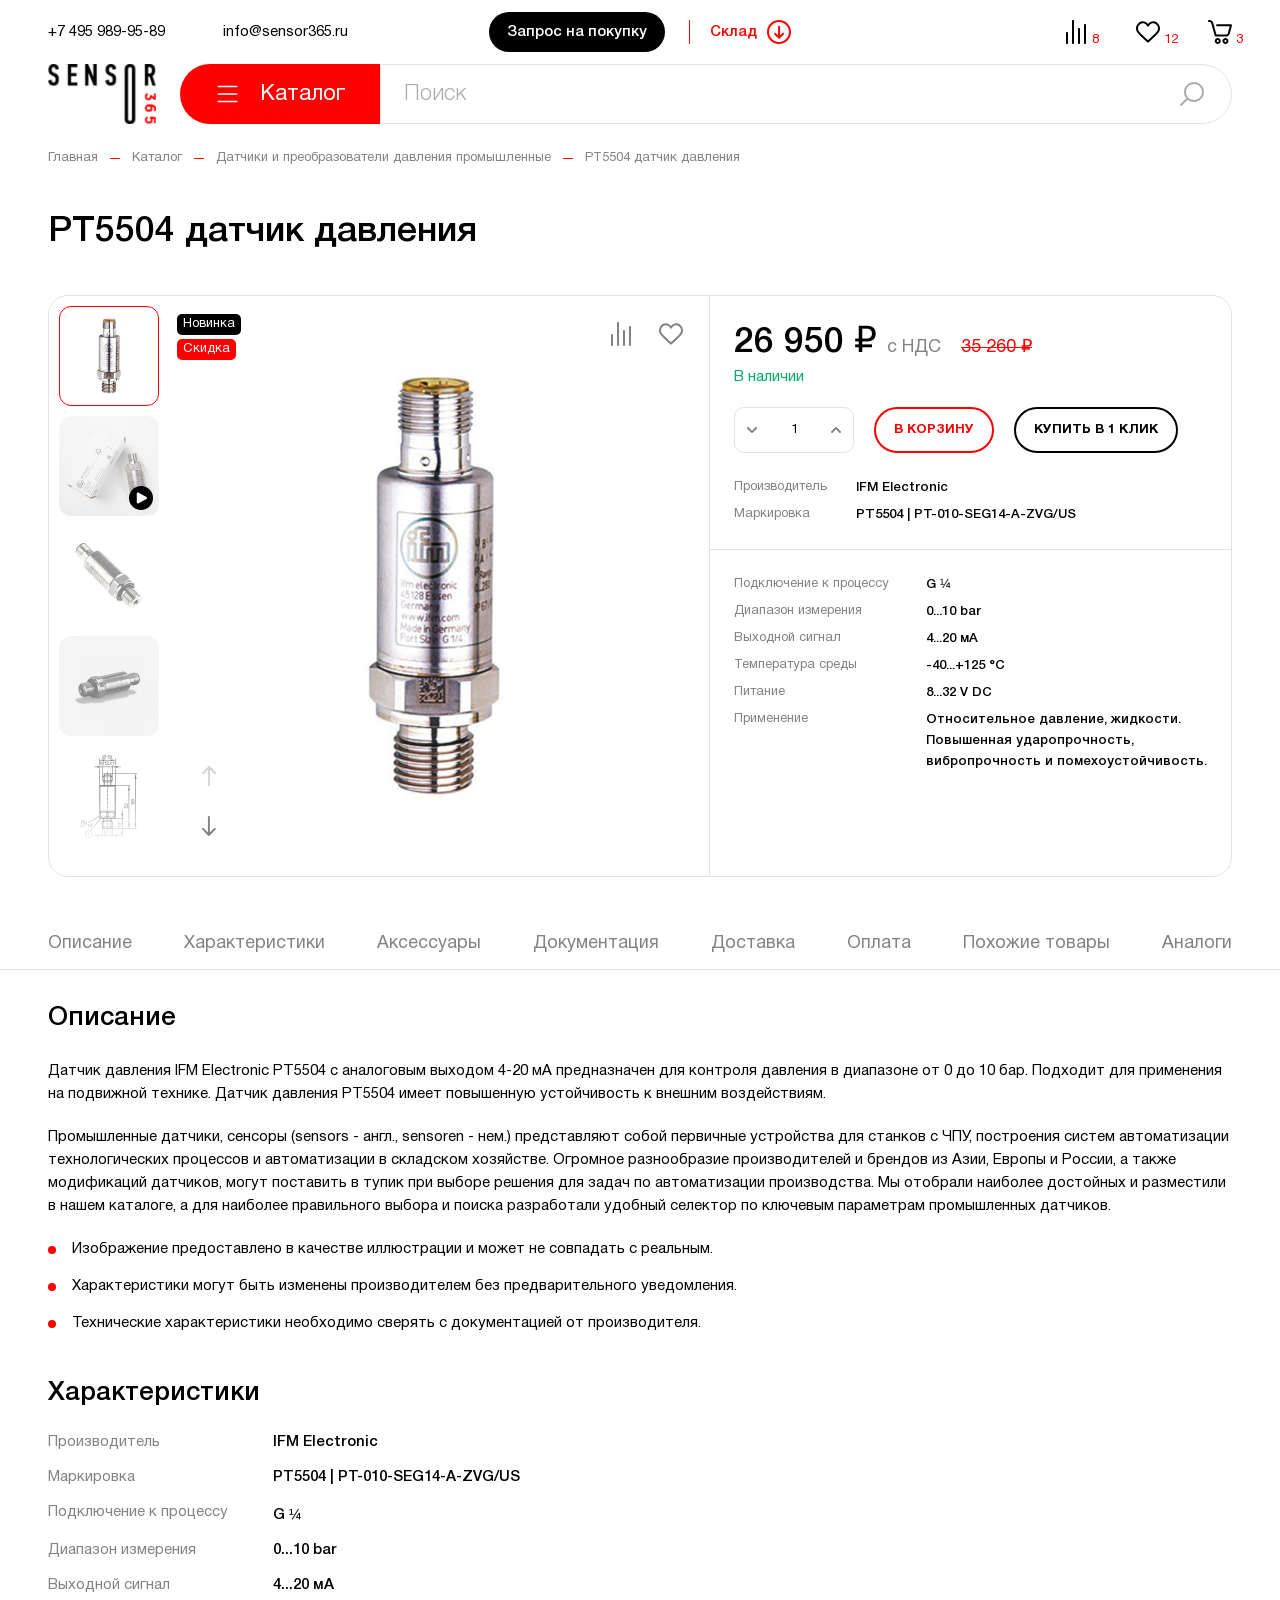
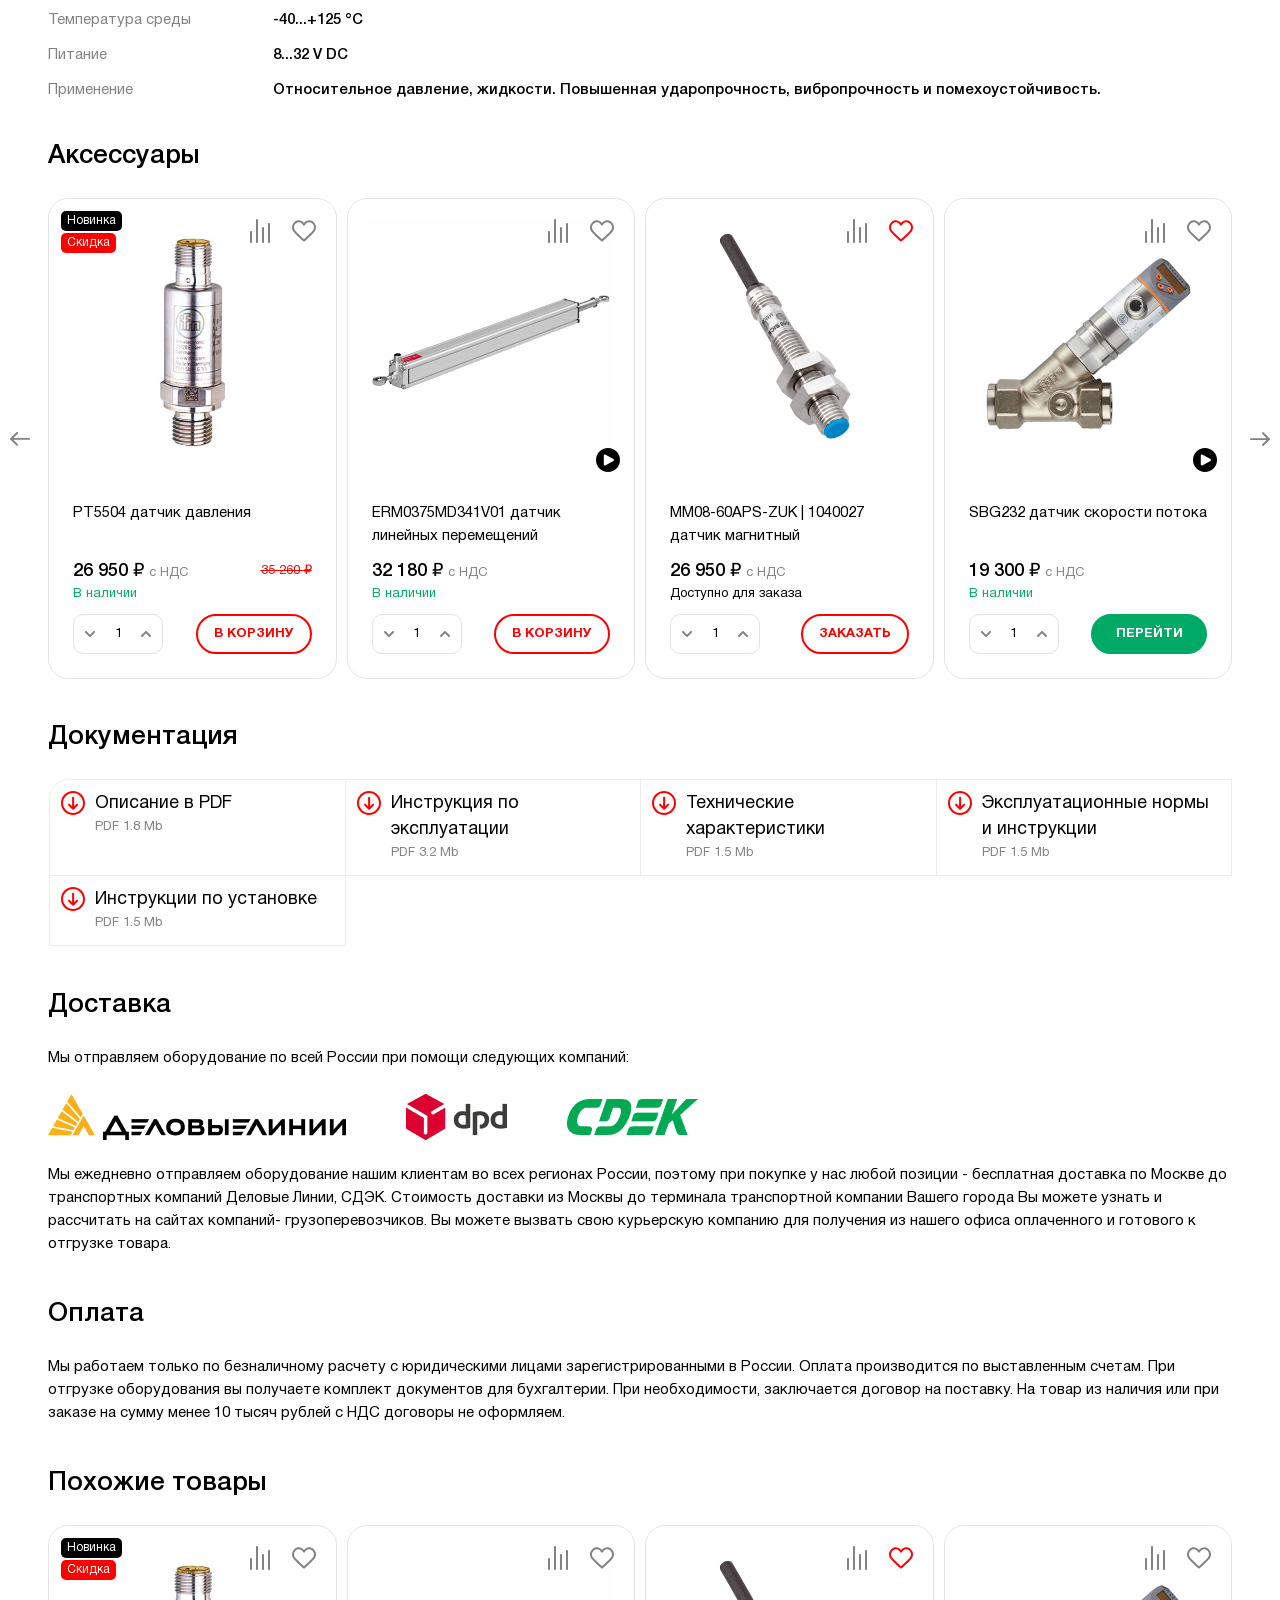
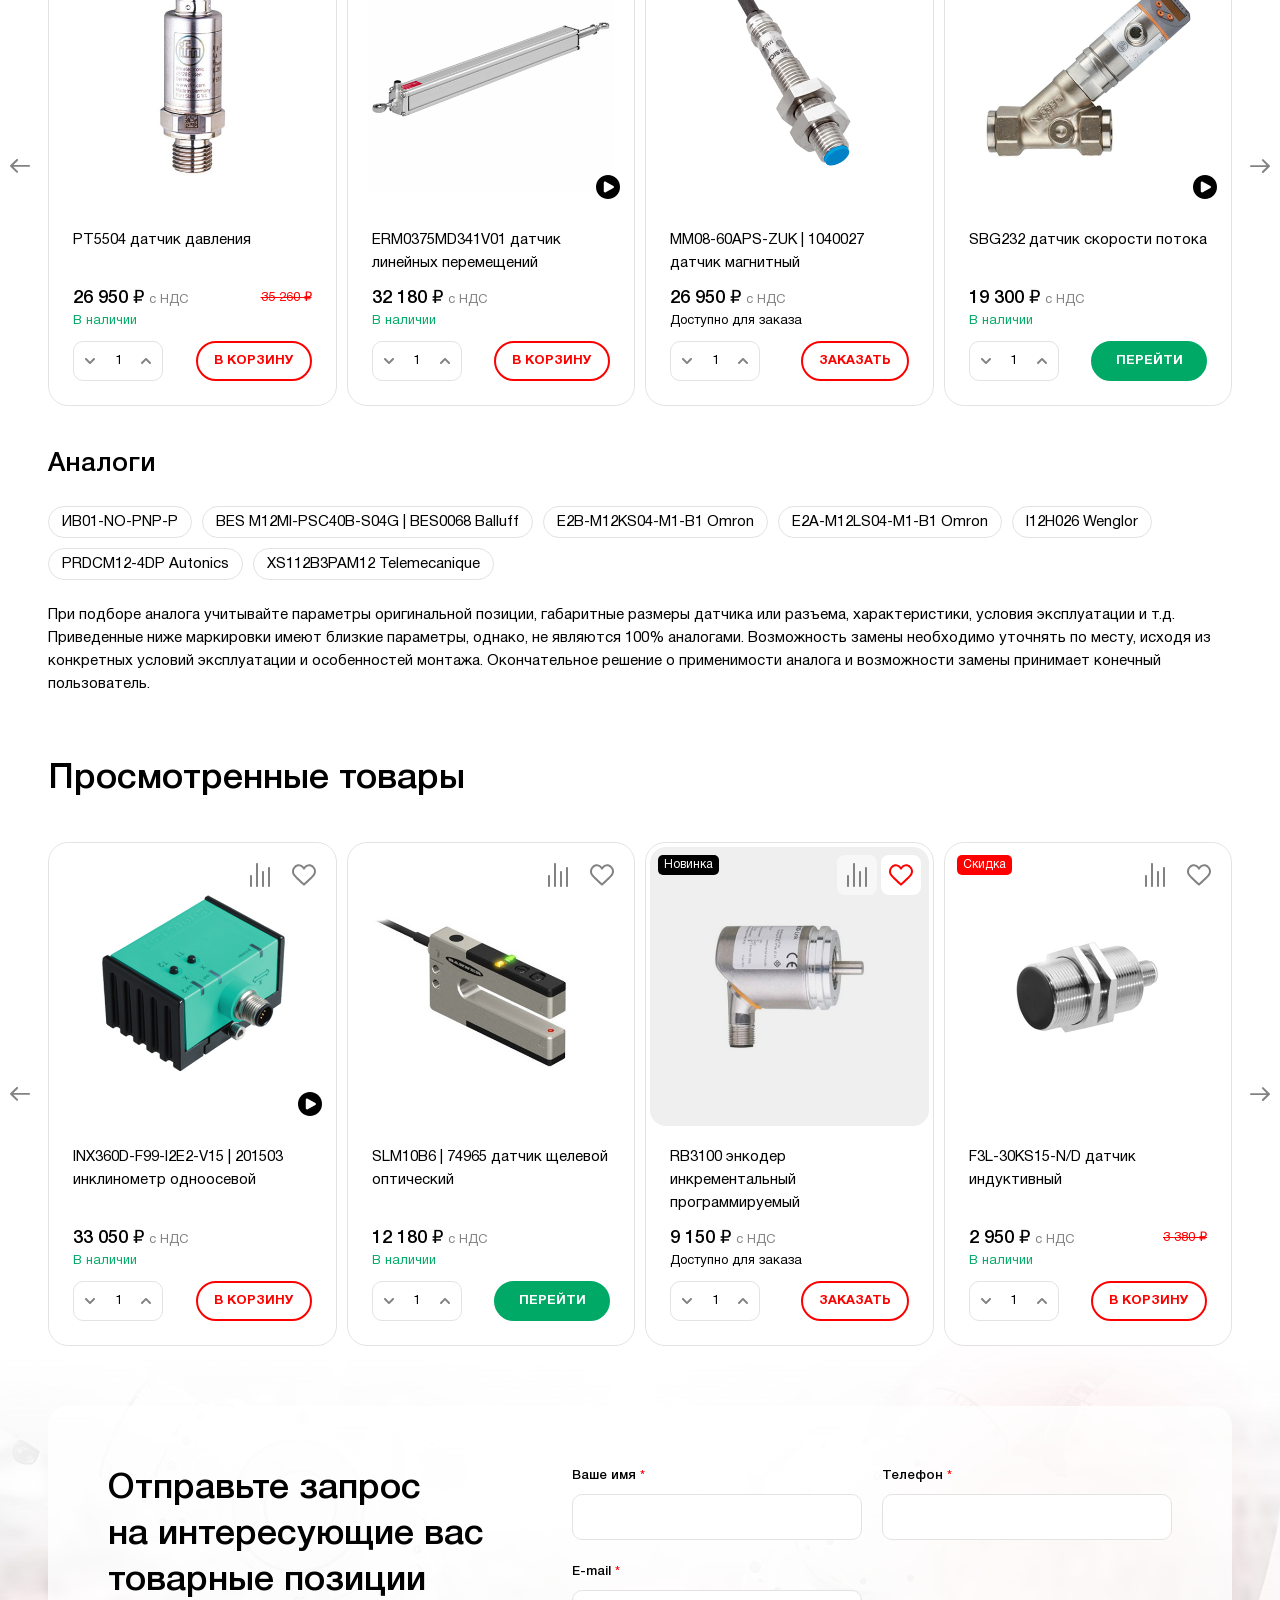
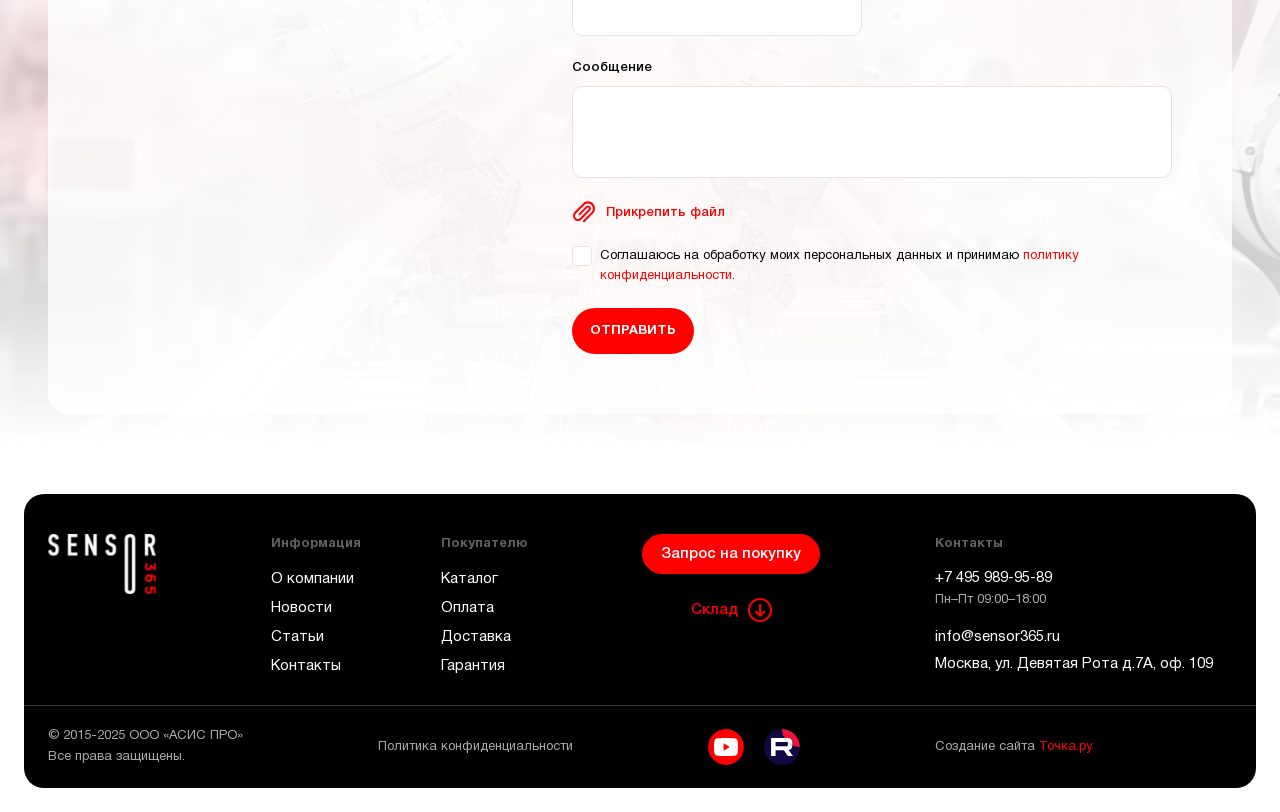
<file: product.html>
<!DOCTYPE html>
<html lang="ru">
	<head>
		<meta http-equiv="Content-Type" content="text/html; charset=utf-8">

		<!-- Adapting the page for mobile devices -->
		<meta name="viewport" content="width=device-width, initial-scale=1, maximum-scale=1">

		<!-- Prohibition of phone number recognition -->
		<meta name="format-detection" content="telephone=no">
		<meta name="SKYPE_TOOLBAR" content ="SKYPE_TOOLBAR_PARSER_COMPATIBLE">

		<!-- Page title -->
		<title>Заголовок страницы</title>

		<!-- Meta description -->
		<meta name="description" content="">

		<!-- Meta Keywords -->
		<meta name="keywords" content="">

		<!-- Site icon, size 32x32, transparency supported. Recommended format: .ico or .png -->
		<link rel="shortcut icon" href="favicon.png">

		<!-- Changing the color of the mobile browser panel -->
		<meta name="msapplication-TileColor" content="#000">
		<meta name="theme-color" content="#000">

		<!-- Connecting style files -->
		<link rel="stylesheet" href="css/swiper-bundle.min.css">
		<link rel="stylesheet" href="css/swiper.css">
		<link rel="stylesheet" href="css/fancybox.css">
		<link rel="stylesheet" href="css/ion.rangeSlider.css">
		<link rel="stylesheet" href="css/styles.css">

		<link rel="stylesheet" href="css/response_1899.css" media="print, (max-width: 1899px)">
		<link rel="stylesheet" href="css/response_1439.css" media="print, (max-width: 1439px)">
		<link rel="stylesheet" href="css/response_1279.css" media="print, (max-width: 1279px)">
		<link rel="stylesheet" href="css/response_1023.css" media="print, (max-width: 1023px)">
		<link rel="stylesheet" href="css/response_767.css" media="print, (max-width: 767px)">
		<link rel="stylesheet" href="css/response_479.css" media="(max-width: 479px)">
	</head>

	<body>
		<div class="wrap">
			<div class="main">
				<header>
					<button class="close_btn"></button>

					<div class="top">
						<div class="cont big row">
							<div class="contacts">
								<div class="phone">
									<a href="tel:+7 495 989-95-89">+7 495 989-95-89</a>
								</div>

								<div class="email">
									<a href="mailto:info@sensor365.ru">info@sensor365.ru</a>
								</div>
							</div>

							<div class="info">
								<button class="request_btn modal_btn" data-modal="request_modal">Запрос на покупку</button>

								<div class="warehouse">
									<a href="/">
										<span>Склад</span>
										<svg class="icon"><use xlink:href="images/sprite.svg#ic_arrow_circle_ver"></use></svg>
									</a>
								</div>
							</div>

							<div class="icon_links">
								<div class="compare_link">
									<a href="/">
										<svg class="icon"><use xlink:href="images/sprite.svg#ic_compare"></use></svg>
										<span class="count">8</span>
									</a>
								</div>

								<div class="favorite_link">
									<a href="/">
										<svg class="icon"><use xlink:href="images/sprite.svg#ic_favorite"></use></svg>
										<span class="count">12</span>
									</a>
								</div>

								<div class="cart_link">
									<a href="/">
										<svg class="icon"><use xlink:href="images/sprite.svg#ic_cart"></use></svg>
										<span class="count">3</span>
									</a>
								</div>
							</div>
						</div>
					</div>

					<div class="bottom">
						<div class="cont">
							<a href="/" class="logo">
								<img src="images/logo.png" alt="">
							</a>

							<div class="catalog_menu modal_cont">
								<button class="btn mini_modal_btn" data-modal-id="#catalog_modal">
									<svg class="icon"><use xlink:href="images/sprite.svg#ic_menu"></use></svg>
									<svg class="icon"><use xlink:href="images/sprite.svg#ic_close"></use></svg>

									<span>Каталог</span>
								</button>

								<div class="mini_modal" id="catalog_modal">
									<div class="cont">
										<div class="grid_row">
											<div class="col">
												<div class="catalog_link" data-sub-col="1">
													<a href="/">Аксессуары</a>

													<div class="arr">
														<svg><use xlink:href="images/sprite.svg#ic_arr_double_hor"></use></svg>
													</div>
												</div>

												<div class="catalog_link">
													<a href="/">Блоки питания для ПЛК и датчиков</a>
												</div>

												<div class="catalog_link">
													<a href="/">Датчики и преобразователи давления промышленные</a>
												</div>

												<div class="catalog_link">
													<a href="/">Датчики линейных перемещений и расстояний</a>
												</div>

												<div class="catalog_link">
													<a href="/">Датчики оптические для специальных задач</a>
												</div>

												<div class="catalog_link">
													<a href="/">Датчики положения</a>
												</div>

												<div class="catalog_link">
													<a href="/">Датчики, реле потока воздуха и промышленных газов</a>
												</div>

												<div class="catalog_link">
													<a href="/">Датчики, реле потока жидкости</a>
												</div>

												<div class="catalog_link">
													<a href="/">Датчики температуры промышленные</a>
												</div>

												<div class="catalog_link">
													<a href="/">Датчики ускорения — акселерометры</a>
												</div>

												<div class="catalog_link">
													<a href="/">Датчики угла наклона — инклинометры</a>
												</div>

												<div class="catalog_link">
													<a href="/">Датчики угловых перемещений, энкодеры, потенциометры</a>
												</div>

												<div class="catalog_link">
													<a href="/">Датчики щелевые</a>
												</div>

												<div class="catalog_link">
													<a href="/">Индикаторы, преобразователи и регуляторы</a>
												</div>

												<div class="catalog_link">
													<a href="/">Мониторинг и диагностика</a>
												</div>

												<div class="catalog_link">
													<a href="/">Расходомеры жидкости</a>
												</div>

												<div class="catalog_link">
													<a href="/">Расходомеры сжатого воздуха и промышленных газов</a>
												</div>

												<div class="catalog_link">
													<a href="/">Сигнализаторы уровня жидкости и сыпучих веществ</a>
												</div>

												<div class="catalog_link">
													<a href="/">Сканеры штрих-кодов промышленные</a>
												</div>

												<div class="catalog_link">
													<a href="/">RFID компоненты</a>
												</div>

												<div class="catalog_link">
													<a href="/">Уровнемеры</a>
												</div>

												<div class="catalog_link">
													<a href="/">Сигнальное оборудование</a>
												</div>

												<div class="catalog_link">
													<a href="/">Безопасность на производстве</a>
												</div>

												<div class="catalog_link">
													<a href="/">Промышленные интерфейсы</a>
												</div>

												<div class="catalog_link">
													<a href="/">Системы освещения на производстве</a>
												</div>

												<div class="catalog_link">
													<a href="/">Бесконтактные системы передачи данных</a>
												</div>
											</div>

											<div class="col sub_col sub_col_1">
												<button class="back_btn">
													<svg class="icon"><use xlink:href="images/sprite.svg#ic_arrow_hor"></use></svg>
													<span>Назад</span>
												</button>

												<div class="catalog_link" data-sub-col="1">
													<a href="/">Емкостные датчики <small>(48)</small></a>

													<div class="arr">
														<svg><use xlink:href="images/sprite.svg#ic_arr_double_hor"></use></svg>
													</div>
												</div>

												<div class="catalog_link">
													<a href="/">Индуктивные датчики <small>(129)</small></a>
												</div>

												<div class="catalog_link">
													<a href="/">Индуктивные датчики для контроля частоты вращения <small>(3)</small></a>
												</div>

												<div class="catalog_link">
													<a href="/">Индуктивные датчики кольцевые <small>(19)</small></a>
												</div>

												<div class="catalog_link">
													<a href="/">Магнитные датчики <small>(28)</small></a>
												</div>

												<div class="catalog_link">
													<a href="/">Магнитные датчики для пневмоцилиндров <small>(21)</small></a>
												</div>

												<div class="catalog_link">
													<a href="/">Оптические датчики диффузионные <small>(47)</small></a>
												</div>

												<div class="catalog_link">
													<a href="/">Оптические датчики — однолучевые барьеры <small>(16)</small></a>
												</div>

												<div class="catalog_link">
													<a href="/">Оптические датчики — многолучевые барьеры <small>(88)</small></a>
												</div>

												<div class="catalog_link">
													<a href="/">Оптические датчики рефлекторные <small>(36)</small></a>
												</div>

												<div class="catalog_link">
													<a href="/">Радарные датчики движения <small>(60)</small></a>
												</div>

												<div class="catalog_link">
													<a href="/">Ультразвуковые датчики — однолучевые барьеры <small>(42)</small></a>
												</div>

												<div class="catalog_link">
													<a href="/">Датчики касания и сенсорные кнопки <small>(37)</small></a>
												</div>

												<div class="catalog_link">
													<a href="/">Датчики двойного листа и контроля склейки <small>(18)</small></a>
												</div>

												<div class="catalog_link">
													<a href="/">Детекторы транспорта <small>(22)</small></a>
												</div>

												<div class="catalog_link">
													<a href="/">Электромеханические выключатели <small>(8)</small></a>
												</div>
											</div>

											<div class="col sub_sub_col sub_sub_col_1">
												<button class="back_btn">
													<svg class="icon"><use xlink:href="images/sprite.svg#ic_arrow_hor"></use></svg>
													<span>Назад</span>
												</button>

												<div class="catalog_link">
													<a href="/">Емкостные датчики <small>(9)</small></a>
												</div>

												<div class="catalog_link">
													<a href="/">Емкостные датчики в прямоугольных корпусах <small>(13)</small></a>
												</div>

												<div class="catalog_link">
													<a href="/">Емкостные датчики в цилиндрических корпусах <small>(25)</small></a>
												</div>
											</div>
										</div>
									</div>
								</div>
							</div>

							<div class="search">
								<form action="">
									<input type="text" name="" value="" class="input" placeholder="Поиск">

									<button type="submit" class="submit_btn">
										<svg class="icon"><use xlink:href="images/sprite.svg#ic_search"></use></svg>
									</button>
								</form>
							</div>
						</div>
					</div>
				</header>


				<section class="mob_header">
					<div class="cont">
						<div class="logo">
							<img src="images/logo.png" alt="">
						</div>

						<div class="icon_links">
							<div class="compare_link">
								<a href="/">
									<svg class="icon"><use xlink:href="images/sprite.svg#ic_compare"></use></svg>
									<span class="count">8</span>
								</a>
							</div>

							<div class="favorite_link">
								<a href="/">
									<svg class="icon"><use xlink:href="images/sprite.svg#ic_favorite"></use></svg>
									<span class="count">12</span>
								</a>
							</div>

							<div class="cart_link">
								<a href="/">
									<svg class="icon"><use xlink:href="images/sprite.svg#ic_cart"></use></svg>
									<span class="count">3</span>
								</a>
							</div>
						</div>

						<button class="mob_menu_btn">
							<svg class="icon"><use xlink:href="images/sprite.svg#ic_menu"></use></svg>
						</button>
					</div>
				</section>


				<section class="page_head">
					<div class="cont">
						<div class="breadcrumbs">
							<a href="/">Главная</a>

							<span class="sep"></span>

							<a href="/">Каталог</a>

							<span class="sep"></span>

							<a href="/">Датчики и преобразователи давления промышленные</a>

							<span class="sep"></span>

							<span class="current">PT5504 датчик давления</span>
						</div>

						<h1 class="page_title">PT5504 датчик давления</h1>
					</div>
				</section>


				<section class="product_info">
					<div class="cont">
						<div class="data_wrap">
							<div class="images">
								<div class="thumbs">
									<div class="swiper">
										<div class="swiper-wrapper">
											<div class="swiper-slide">
												<picture class="img">
													<img src="images/tmp/product_thumbs_img1.jpg" alt="" loading="lazy" class="cover">
												</picture>
											</div>

											<div class="swiper-slide">
												<picture class="img">
													<img src="images/tmp/product_thumbs_img2.jpg" alt="" loading="lazy" class="cover">
												</picture>

												<svg class="video_icon"><use xlink:href="images/sprite.svg#ic_video_play"></use></svg>
											</div>

											<div class="swiper-slide">
												<picture class="img">
													<img src="images/tmp/product_thumbs_img3.jpg" alt="" loading="lazy" class="cover">
												</picture>
											</div>

											<div class="swiper-slide">
												<picture class="img">
													<img src="images/tmp/product_thumbs_img4.jpg" alt="" loading="lazy" class="cover">
												</picture>
											</div>

											<div class="swiper-slide">
												<picture class="img">
													<img src="images/tmp/product_thumbs_img5.jpg" alt="" loading="lazy" class="cover">
												</picture>
											</div>

											<div class="swiper-slide">
												<picture class="img">
													<img src="images/tmp/product_thumbs_img1.jpg" alt="" loading="lazy" class="cover">
												</picture>
											</div>

											<div class="swiper-slide">
												<picture class="img">
													<img src="images/tmp/product_thumbs_img2.jpg" alt="" loading="lazy" class="cover">
												</picture>

												<svg class="video_icon"><use xlink:href="images/sprite.svg#ic_video_play"></use></svg>
											</div>

											<div class="swiper-slide">
												<picture class="img">
													<img src="images/tmp/product_thumbs_img3.jpg" alt="" loading="lazy" class="cover">
												</picture>
											</div>

											<div class="swiper-slide">
												<picture class="img">
													<img src="images/tmp/product_thumbs_img4.jpg" alt="" loading="lazy" class="cover">
												</picture>
											</div>

											<div class="swiper-slide">
												<picture class="img">
													<img src="images/tmp/product_thumbs_img5.jpg" alt="" loading="lazy" class="cover">
												</picture>
											</div>
										</div>

										<button class="swiper-button-prev"></button>
										<button class="swiper-button-next"></button>
									</div>
								</div>

								<div class="big">
									<div class="stickers">
										<div><div class="sticker new">Новинка</div></div>
										<div><div class="sticker discount">Скидка</div></div>
									</div>

									<div class="btns">
										<button class="btn compare_btn">
											<svg class="icon"><use xlink:href="images/sprite.svg#ic_compare"></use></svg>

											<span>Добавить в сравнение</span>
											<span>Удалить из сравнения</span>
										</button>

										<button class="btn favorite_btn">
											<svg class="icon"><use xlink:href="images/sprite.svg#ic_favorite"></use></svg>

											<span>Добавить в избранное</span>
											<span>Удалить из избранного</span>
										</button>
									</div>

									<div class="swiper">
										<div class="swiper-wrapper">
											<div class="swiper-slide">
												<a href="images/tmp/product_img.jpg" class="image fancy_img" data-fancybox="product">
													<picture class="img">
														<img src="images/tmp/product_img.jpg" alt="" loading="lazy" class="cover">
													</picture>
												</a>
											</div>

											<div class="swiper-slide">
												<iframe src="https://rutube.ru/play/embed/8b1342af1c1093612630120883006290/" allow="clipboard-write; autoplay" webkitAllowFullScreen mozallowfullscreen allowFullScreen></iframe>
											</div>

											<div class="swiper-slide">
												<a href="images/tmp/product_img.jpg" class="image fancy_img" data-fancybox="product">
													<picture class="img">
														<img src="images/tmp/product_img.jpg" alt="" loading="lazy" class="cover">
													</picture>
												</a>
											</div>

											<div class="swiper-slide">
												<a href="images/tmp/product_img.jpg" class="image fancy_img" data-fancybox="product">
													<picture class="img">
														<img src="images/tmp/product_img.jpg" alt="" loading="lazy" class="cover">
													</picture>
												</a>
											</div>

											<div class="swiper-slide">
												<a href="images/tmp/product_img.jpg" class="image fancy_img" data-fancybox="product">
													<picture class="img">
														<img src="images/tmp/product_img.jpg" alt="" loading="lazy" class="cover">
													</picture>
												</a>
											</div>

											<div class="swiper-slide">
												<a href="images/tmp/product_img.jpg" class="image fancy_img" data-fancybox="product">
													<picture class="img">
														<img src="images/tmp/product_img.jpg" alt="" loading="lazy" class="cover">
													</picture>
												</a>
											</div>

											<div class="swiper-slide">
												<a href="images/tmp/product_img.jpg" class="image fancy_img" data-fancybox="product">
													<picture class="img">
														<img src="images/tmp/product_img.jpg" alt="" loading="lazy" class="cover">
													</picture>
												</a>
											</div>

											<div class="swiper-slide">
												<a href="images/tmp/product_img.jpg" class="image fancy_img" data-fancybox="product">
													<picture class="img">
														<img src="images/tmp/product_img.jpg" alt="" loading="lazy" class="cover">
													</picture>
												</a>
											</div>

											<div class="swiper-slide">
												<a href="images/tmp/product_img.jpg" class="image fancy_img" data-fancybox="product">
													<picture class="img">
														<img src="images/tmp/product_img.jpg" alt="" loading="lazy" class="cover">
													</picture>
												</a>
											</div>

											<div class="swiper-slide">
												<a href="images/tmp/product_img.jpg" class="image fancy_img" data-fancybox="product">
													<picture class="img">
														<img src="images/tmp/product_img.jpg" alt="" loading="lazy" class="cover">
													</picture>
												</a>
											</div>
										</div>

										<button class="swiper-button-prev">
											<svg class="icon"><use xlink:href="images/sprite.svg#ic_arrow_ver"></use></svg>
										</button>

										<button class="swiper-button-next">
											<svg class="icon"><use xlink:href="images/sprite.svg#ic_arrow_ver"></use></svg>
										</button>
									</div>
								</div>
							</div>

							<div class="data">
								<div class="section">
									<div class="price">
										<div>26 950 ₽ <span>с НДС</span></div>
										<div class="old">35 260 ₽</div>
									</div>

									<div class="available green">В наличии</div>

									<div class="buy">
										<div class="amount">
											<button type="button" class="btn minus">
												<svg class="icon"><use xlink:href="images/sprite.svg#ic_arr_ver"></use></svg>
											</button>

											<input type="text" value="1" class="input" data-minimum="1" data-maximum="99" data-step="1" data-unit="" maxlength="2">

											<button type="button" class="btn plus">
												<svg class="icon"><use xlink:href="images/sprite.svg#ic_arr_ver"></use></svg>
											</button>
										</div>

										<button class="buy_btn">
											<span>В КОРЗИНУ</span>
											<span>ПЕРЕЙТИ</span>
										</button>

										<button class="quike_buy_btn modal_btn" data-modal="quike_buy_modal">КУПИТЬ В 1 КЛИК</button>
									</div>

									<div class="features">
										<div>
											<div class="label small">Производитель</div>

											<div class="val">IFM Electronic</div>
										</div>

										<div>
											<div class="label small">Маркировка</div>

											<div class="val">PT5504 | PT-010-SEG14-A-ZVG/US</div>
										</div>
									</div>
								</div>

								<div class="section">
									<div class="features">
										<div>
											<div class="label">Подключение к процессу</div>

											<div class="val">G ¼</div>
										</div>

										<div>
											<div class="label">Диапазон измерения</div>

											<div class="val">0...10 bar</div>
										</div>

										<div>
											<div class="label">Выходной сигнал</div>

											<div class="val">4...20 мА</div>
										</div>

										<div>
											<div class="label">Температура среды</div>

											<div class="val">-40...+125 °C</div>
										</div>

										<div>
											<div class="label">Питание</div>

											<div class="val">8...32 V DC</div>
										</div>

										<div>
											<div class="label">Применение</div>

											<div class="val">Относительное давление, жидкости. Повышенная ударопрочность, вибропрочность и помехоустойчивость.</div>
										</div>
									</div>
								</div>
							</div>
						</div>
					</div>
				</section>


				<section class="product_data block">
					<div class="cont">
						<div class="anchors">
							<button data-anchor="anchor1" class="btn scroll_btn">Описание</button>

							<button data-anchor="anchor2" class="btn scroll_btn">Характеристики</button>

							<button data-anchor="anchor3" class="btn scroll_btn">Аксессуары</button>

							<button data-anchor="anchor4" class="btn scroll_btn">Документация</button>

							<button data-anchor="anchor5" class="btn scroll_btn">Доставка</button>

							<button data-anchor="anchor6" class="btn scroll_btn">Оплата</button>

							<button data-anchor="anchor7" class="btn scroll_btn">Похожие товары</button>

							<button data-anchor="anchor8" class="btn scroll_btn">Аналоги</button>
						</div>

						<div class="anchor_block" id="anchor1">
							<div class="block_head">
								<h2 class="title small">Описание</h2>
							</div>

							<div class="text_block">
								<p>Датчик давления IFM Electronic PT5504 с аналоговым выходом 4-20 мА предназначен для контроля давления в диапазоне от 0 до 10 бар. Подходит для применения на подвижной технике. Датчик давления PT5504 имеет повышенную устойчивость к внешним воздействиям.</p>

								<p>Промышленные датчики, сенсоры (sensors - англ., sensoren - нем.) представляют собой первичные устройства для станков с ЧПУ, построения систем автоматизации технологических процессов и автоматизации в складском хозяйстве. Огромное разнообразие производителей и брендов из Азии, Европы и России, а также модификаций датчиков, могут поставить в тупик при выборе решения для задач по автоматизации производства. Мы отобрали наиболее достойных и разместили в нашем каталоге, а для наиболее правильного выбора и поиска разработали удобный селектор по ключевым параметрам промышленных датчиков.</p>

								<ul>
									<li>Изображение предоставлено в качестве иллюстрации и может не совпадать с реальным.</li>

									<li>Характеристики могут быть изменены производителем без предварительного уведомления.</li>

									<li>Технические характеристики необходимо сверять с документацией от производителя.</li>
								</ul>
							</div>

							<button class="spoler_btn">
								<span>Показать всё</span>
								<span>Скрыть</span>

								<svg class="icon"><use xlink:href="images/sprite.svg#ic_arr_ver"></use></svg>
							</button>
						</div>

						<div class="anchor_block" id="anchor2">
							<div class="block_head">
								<h2 class="title small">Характеристики</h2>
							</div>

							<div class="features">
								<div>
									<div class="label">Производитель</div>

									<div class="val">IFM Electronic</div>
								</div>

								<div>
									<div class="label">Маркировка</div>

									<div class="val">PT5504 | PT-010-SEG14-A-ZVG/US</div>
								</div>

								<div>
									<div class="label">Подключение к процессу</div>

									<div class="val">G ¼</div>
								</div>

								<div>
									<div class="label">Диапазон измерения</div>

									<div class="val">0...10 bar</div>
								</div>

								<div>
									<div class="label">Выходной сигнал</div>

									<div class="val">4...20 мА</div>
								</div>

								<div>
									<div class="label">Температура среды</div>

									<div class="val">-40...+125 °C</div>
								</div>

								<div>
									<div class="label">Питание</div>

									<div class="val">8...32 V DC</div>
								</div>

								<div>
									<div class="label">Применение</div>

									<div class="val">Относительное давление, жидкости. Повышенная ударопрочность, вибропрочность и помехоустойчивость.</div>
								</div>
							</div>
						</div>

						<div class="anchor_block" id="anchor3">
							<div class="block_head">
								<h2 class="title small">Аксессуары</h2>
							</div>

							<div class="products">
								<div class="swiper">
									<div class="swiper-wrapper">
										<div class="swiper-slide">
											<div class="product">
												<div class="stickers">
													<div><div class="sticker new">Новинка</div></div>
													<div><div class="sticker discount">Скидка</div></div>
												</div>

												<div class="btns">
													<button class="btn compare_btn">
														<svg class="icon"><use xlink:href="images/sprite.svg#ic_compare"></use></svg>

														<span>Добавить в сравнение</span>
														<span>Удалить из сравнения</span>
													</button>

													<button class="btn favorite_btn">
														<svg class="icon"><use xlink:href="images/sprite.svg#ic_favorite"></use></svg>

														<span>Добавить в избранное</span>
														<span>Удалить из избранного</span>
													</button>
												</div>

												<a href="/" class="image">
													<picture class="thumb">
														<img src="images/tmp/product_thumb1.jpg" alt="" loading="lazy" class="cover">
													</picture>
												</a>

												<div class="info">
													<div class="name">
														<a href="/">PT5504 датчик давления</a>
													</div>

													<div class="price">
														<div>26 950 ₽ <span>с НДС</span></div>
														<div class="old">35 260 ₽</div>
													</div>

													<div class="available green">В наличии</div>

													<div class="buy">
														<div class="amount">
															<button type="button" class="btn minus">
																<svg class="icon"><use xlink:href="images/sprite.svg#ic_arr_ver"></use></svg>
															</button>

															<input type="text" value="1" class="input" data-minimum="1" data-maximum="99" data-step="1" data-unit="" maxlength="2">

															<button type="button" class="btn plus">
																<svg class="icon"><use xlink:href="images/sprite.svg#ic_arr_ver"></use></svg>
															</button>
														</div>

														<button class="buy_btn">
															<span>В КОРЗИНУ</span>
															<span>ПЕРЕЙТИ</span>
														</button>
													</div>
												</div>
											</div>
										</div>

										<div class="swiper-slide">
											<div class="product">
												<div class="btns">
													<button class="btn compare_btn">
														<svg class="icon"><use xlink:href="images/sprite.svg#ic_compare"></use></svg>

														<span>Добавить в сравнение</span>
														<span>Удалить из сравнения</span>
													</button>

													<button class="btn favorite_btn">
														<svg class="icon"><use xlink:href="images/sprite.svg#ic_favorite"></use></svg>

														<span>Добавить в избранное</span>
														<span>Удалить из избранного</span>
													</button>
												</div>

												<a href="/" class="image">
													<picture class="thumb">
														<img src="images/tmp/product_thumb2.jpg" alt="" loading="lazy" class="cover">
													</picture>

													<svg class="video_icon"><use xlink:href="images/sprite.svg#ic_video_play"></use></svg>
												</a>

												<div class="info">
													<div class="name">
														<a href="/">ERM0375MD341V01 датчик линейных перемещений</a>
													</div>

													<div class="price">
														<div>32 180 ₽ <span>с НДС</span></div>
													</div>

													<div class="available green">В наличии</div>

													<div class="buy">
														<div class="amount">
															<button type="button" class="btn minus">
																<svg class="icon"><use xlink:href="images/sprite.svg#ic_arr_ver"></use></svg>
															</button>

															<input type="text" value="1" class="input" data-minimum="1" data-maximum="99" data-step="1" data-unit="" maxlength="2">

															<button type="button" class="btn plus">
																<svg class="icon"><use xlink:href="images/sprite.svg#ic_arr_ver"></use></svg>
															</button>
														</div>

														<button class="buy_btn">
															<span>В КОРЗИНУ</span>
															<span>ПЕРЕЙТИ</span>
														</button>
													</div>
												</div>
											</div>
										</div>

										<div class="swiper-slide">
											<div class="product">
												<div class="btns">
													<button class="btn compare_btn">
														<svg class="icon"><use xlink:href="images/sprite.svg#ic_compare"></use></svg>

														<span>Добавить в сравнение</span>
														<span>Удалить из сравнения</span>
													</button>

													<button class="btn favorite_btn active">
														<svg class="icon"><use xlink:href="images/sprite.svg#ic_favorite"></use></svg>

														<span>Добавить в избранное</span>
														<span>Удалить из избранного</span>
													</button>
												</div>

												<a href="/" class="image">
													<picture class="thumb">
														<img src="images/tmp/product_thumb3.jpg" alt="" loading="lazy" class="cover">
													</picture>
												</a>

												<div class="info">
													<div class="name">
														<a href="/">MM08-60APS-ZUK | 1040027 датчик магнитный</a>
													</div>

													<div class="price">
														<div>26 950 ₽ <span>с НДС</span></div>
													</div>

													<div class="available">Доступно для заказа</div>

													<div class="buy">
														<div class="amount">
															<button type="button" class="btn minus">
																<svg class="icon"><use xlink:href="images/sprite.svg#ic_arr_ver"></use></svg>
															</button>

															<input type="text" value="1" class="input" data-minimum="1" data-maximum="99" data-step="1" data-unit="" maxlength="2">

															<button type="button" class="btn plus">
																<svg class="icon"><use xlink:href="images/sprite.svg#ic_arr_ver"></use></svg>
															</button>
														</div>

														<button class="buy_btn">
															<span>ЗАКАЗАТЬ</span>
															<span>ПЕРЕЙТИ</span>
														</button>
													</div>
												</div>
											</div>
										</div>

										<div class="swiper-slide">
											<div class="product">
												<div class="btns">
													<button class="btn compare_btn">
														<svg class="icon"><use xlink:href="images/sprite.svg#ic_compare"></use></svg>

														<span>Добавить в сравнение</span>
														<span>Удалить из сравнения</span>
													</button>

													<button class="btn favorite_btn">
														<svg class="icon"><use xlink:href="images/sprite.svg#ic_favorite"></use></svg>

														<span>Добавить в избранное</span>
														<span>Удалить из избранного</span>
													</button>
												</div>

												<a href="/" class="image">
													<picture class="thumb">
														<img src="images/tmp/product_thumb4.jpg" alt="" loading="lazy" class="cover">
													</picture>

													<svg class="video_icon"><use xlink:href="images/sprite.svg#ic_video_play"></use></svg>
												</a>

												<div class="info">
													<div class="name">
														<a href="/">SBG232 датчик скорости потока</a>
													</div>

													<div class="price">
														<div>19 300 ₽ <span>с НДС</span></div>
													</div>

													<div class="available green">В наличии</div>

													<div class="buy">
														<div class="amount">
															<button type="button" class="btn minus">
																<svg class="icon"><use xlink:href="images/sprite.svg#ic_arr_ver"></use></svg>
															</button>

															<input type="text" value="1" class="input" data-minimum="1" data-maximum="99" data-step="1" data-unit="" maxlength="2">

															<button type="button" class="btn plus">
																<svg class="icon"><use xlink:href="images/sprite.svg#ic_arr_ver"></use></svg>
															</button>
														</div>

														<button class="buy_btn active">
															<span>В КОРЗИНУ</span>
															<span>ПЕРЕЙТИ</span>
														</button>
													</div>
												</div>
											</div>
										</div>

										<div class="swiper-slide">
											<div class="product">
												<div class="btns">
													<button class="btn compare_btn">
														<svg class="icon"><use xlink:href="images/sprite.svg#ic_compare"></use></svg>

														<span>Добавить в сравнение</span>
														<span>Удалить из сравнения</span>
													</button>

													<button class="btn favorite_btn">
														<svg class="icon"><use xlink:href="images/sprite.svg#ic_favorite"></use></svg>

														<span>Добавить в избранное</span>
														<span>Удалить из избранного</span>
													</button>
												</div>

												<a href="/" class="image">
													<picture class="thumb">
														<img src="images/tmp/product_thumb5.jpg" alt="" loading="lazy" class="cover">
													</picture>
												</a>

												<div class="info">
													<div class="name">
														<a href="/">OPTCTL1MH пирометр стационарный</a>
													</div>

													<div class="price request">
														Цена по запросу

														<div class="tooltip">
															<svg class="icon"><use xlink:href="images/sprite.svg#ic_tooltip"></use></svg>

															<div class="text">Точную цену можно узнать после отправки запроса.</div>
														</div>
													</div>

													<div class="available">Доступно для заказа</div>

													<div class="buy">
														<div class="amount">
															<button type="button" class="btn minus">
																<svg class="icon"><use xlink:href="images/sprite.svg#ic_arr_ver"></use></svg>
															</button>

															<input type="text" value="1" class="input" data-minimum="1" data-maximum="99" data-step="1" data-unit="" maxlength="2">

															<button type="button" class="btn plus">
																<svg class="icon"><use xlink:href="images/sprite.svg#ic_arr_ver"></use></svg>
															</button>
														</div>

														<button class="buy_btn">
															<span>ЗАКАЗАТЬ</span>
															<span>ПЕРЕЙТИ</span>
														</button>
													</div>
												</div>
											</div>
										</div>

										<div class="swiper-slide">
											<div class="product">
												<div class="stickers">
													<div><div class="sticker new">Новинка</div></div>
													<div><div class="sticker discount">Скидка</div></div>
												</div>

												<div class="btns">
													<button class="btn compare_btn">
														<svg class="icon"><use xlink:href="images/sprite.svg#ic_compare"></use></svg>

														<span>Добавить в сравнение</span>
														<span>Удалить из сравнения</span>
													</button>

													<button class="btn favorite_btn">
														<svg class="icon"><use xlink:href="images/sprite.svg#ic_favorite"></use></svg>

														<span>Добавить в избранное</span>
														<span>Удалить из избранного</span>
													</button>
												</div>

												<a href="/" class="image">
													<picture class="thumb">
														<img src="images/tmp/product_thumb1.jpg" alt="" loading="lazy" class="cover">
													</picture>
												</a>

												<div class="info">
													<div class="name">
														<a href="/">PT5504 датчик давления</a>
													</div>

													<div class="price">
														<div>26 950 ₽ <span>с НДС</span></div>
														<div class="old">35 260 ₽</div>
													</div>

													<div class="available green">В наличии</div>

													<div class="buy">
														<div class="amount">
															<button type="button" class="btn minus">
																<svg class="icon"><use xlink:href="images/sprite.svg#ic_arr_ver"></use></svg>
															</button>

															<input type="text" value="1" class="input" data-minimum="1" data-maximum="99" data-step="1" data-unit="" maxlength="2">

															<button type="button" class="btn plus">
																<svg class="icon"><use xlink:href="images/sprite.svg#ic_arr_ver"></use></svg>
															</button>
														</div>

														<button class="buy_btn">
															<span>В КОРЗИНУ</span>
															<span>ПЕРЕЙТИ</span>
														</button>
													</div>
												</div>
											</div>
										</div>

										<div class="swiper-slide">
											<div class="product">
												<div class="btns">
													<button class="btn compare_btn">
														<svg class="icon"><use xlink:href="images/sprite.svg#ic_compare"></use></svg>

														<span>Добавить в сравнение</span>
														<span>Удалить из сравнения</span>
													</button>

													<button class="btn favorite_btn">
														<svg class="icon"><use xlink:href="images/sprite.svg#ic_favorite"></use></svg>

														<span>Добавить в избранное</span>
														<span>Удалить из избранного</span>
													</button>
												</div>

												<a href="/" class="image">
													<picture class="thumb">
														<img src="images/tmp/product_thumb2.jpg" alt="" loading="lazy" class="cover">
													</picture>

													<svg class="video_icon"><use xlink:href="images/sprite.svg#ic_video_play"></use></svg>
												</a>

												<div class="info">
													<div class="name">
														<a href="/">ERM0375MD341V01 датчик линейных перемещений</a>
													</div>

													<div class="price">
														<div>32 180 ₽ <span>с НДС</span></div>
													</div>

													<div class="available green">В наличии</div>

													<div class="buy">
														<div class="amount">
															<button type="button" class="btn minus">
																<svg class="icon"><use xlink:href="images/sprite.svg#ic_arr_ver"></use></svg>
															</button>

															<input type="text" value="1" class="input" data-minimum="1" data-maximum="99" data-step="1" data-unit="" maxlength="2">

															<button type="button" class="btn plus">
																<svg class="icon"><use xlink:href="images/sprite.svg#ic_arr_ver"></use></svg>
															</button>
														</div>

														<button class="buy_btn">
															<span>В КОРЗИНУ</span>
															<span>ПЕРЕЙТИ</span>
														</button>
													</div>
												</div>
											</div>
										</div>

										<div class="swiper-slide">
											<div class="product">
												<div class="btns">
													<button class="btn compare_btn">
														<svg class="icon"><use xlink:href="images/sprite.svg#ic_compare"></use></svg>

														<span>Добавить в сравнение</span>
														<span>Удалить из сравнения</span>
													</button>

													<button class="btn favorite_btn active">
														<svg class="icon"><use xlink:href="images/sprite.svg#ic_favorite"></use></svg>

														<span>Добавить в избранное</span>
														<span>Удалить из избранного</span>
													</button>
												</div>

												<a href="/" class="image">
													<picture class="thumb">
														<img src="images/tmp/product_thumb3.jpg" alt="" loading="lazy" class="cover">
													</picture>
												</a>

												<div class="info">
													<div class="name">
														<a href="/">MM08-60APS-ZUK | 1040027 датчик магнитный</a>
													</div>

													<div class="price">
														<div>26 950 ₽ <span>с НДС</span></div>
													</div>

													<div class="available">Доступно для заказа</div>

													<div class="buy">
														<div class="amount">
															<button type="button" class="btn minus">
																<svg class="icon"><use xlink:href="images/sprite.svg#ic_arr_ver"></use></svg>
															</button>

															<input type="text" value="1" class="input" data-minimum="1" data-maximum="99" data-step="1" data-unit="" maxlength="2">

															<button type="button" class="btn plus">
																<svg class="icon"><use xlink:href="images/sprite.svg#ic_arr_ver"></use></svg>
															</button>
														</div>

														<button class="buy_btn">
															<span>ЗАКАЗАТЬ</span>
															<span>ПЕРЕЙТИ</span>
														</button>
													</div>
												</div>
											</div>
										</div>

										<div class="swiper-slide">
											<div class="product">
												<div class="btns">
													<button class="btn compare_btn">
														<svg class="icon"><use xlink:href="images/sprite.svg#ic_compare"></use></svg>

														<span>Добавить в сравнение</span>
														<span>Удалить из сравнения</span>
													</button>

													<button class="btn favorite_btn">
														<svg class="icon"><use xlink:href="images/sprite.svg#ic_favorite"></use></svg>

														<span>Добавить в избранное</span>
														<span>Удалить из избранного</span>
													</button>
												</div>

												<a href="/" class="image">
													<picture class="thumb">
														<img src="images/tmp/product_thumb4.jpg" alt="" loading="lazy" class="cover">
													</picture>

													<svg class="video_icon"><use xlink:href="images/sprite.svg#ic_video_play"></use></svg>
												</a>

												<div class="info">
													<div class="name">
														<a href="/">SBG232 датчик скорости потока</a>
													</div>

													<div class="price">
														<div>19 300 ₽ <span>с НДС</span></div>
													</div>

													<div class="available green">В наличии</div>

													<div class="buy">
														<div class="amount">
															<button type="button" class="btn minus">
																<svg class="icon"><use xlink:href="images/sprite.svg#ic_arr_ver"></use></svg>
															</button>

															<input type="text" value="1" class="input" data-minimum="1" data-maximum="99" data-step="1" data-unit="" maxlength="2">

															<button type="button" class="btn plus">
																<svg class="icon"><use xlink:href="images/sprite.svg#ic_arr_ver"></use></svg>
															</button>
														</div>

														<button class="buy_btn active">
															<span>В КОРЗИНУ</span>
															<span>ПЕРЕЙТИ</span>
														</button>
													</div>
												</div>
											</div>
										</div>

										<div class="swiper-slide">
											<div class="product">
												<div class="btns">
													<button class="btn compare_btn">
														<svg class="icon"><use xlink:href="images/sprite.svg#ic_compare"></use></svg>

														<span>Добавить в сравнение</span>
														<span>Удалить из сравнения</span>
													</button>

													<button class="btn favorite_btn">
														<svg class="icon"><use xlink:href="images/sprite.svg#ic_favorite"></use></svg>

														<span>Добавить в избранное</span>
														<span>Удалить из избранного</span>
													</button>
												</div>

												<a href="/" class="image">
													<picture class="thumb">
														<img src="images/tmp/product_thumb5.jpg" alt="" loading="lazy" class="cover">
													</picture>
												</a>

												<div class="info">
													<div class="name">
														<a href="/">OPTCTL1MH пирометр стационарный</a>
													</div>

													<div class="price request">
														Цена по запросу

														<div class="tooltip">
															<svg class="icon"><use xlink:href="images/sprite.svg#ic_tooltip"></use></svg>

															<div class="text">Точную цену можно узнать после отправки запроса.</div>
														</div>
													</div>

													<div class="available">Доступно для заказа</div>

													<div class="buy">
														<div class="amount">
															<button type="button" class="btn minus">
																<svg class="icon"><use xlink:href="images/sprite.svg#ic_arr_ver"></use></svg>
															</button>

															<input type="text" value="1" class="input" data-minimum="1" data-maximum="99" data-step="1" data-unit="" maxlength="2">

															<button type="button" class="btn plus">
																<svg class="icon"><use xlink:href="images/sprite.svg#ic_arr_ver"></use></svg>
															</button>
														</div>

														<button class="buy_btn active">
															<span>ЗАКАЗАТЬ</span>
															<span>ПЕРЕЙТИ</span>
														</button>
													</div>
												</div>
											</div>
										</div>
									</div>

									<button class="swiper-button-prev">
										<svg class="icon"><use xlink:href="images/sprite.svg#ic_arrow_hor"></use></svg>
									</button>

									<button class="swiper-button-next">
										<svg class="icon"><use xlink:href="images/sprite.svg#ic_arrow_hor"></use></svg>
									</button>
								</div>
							</div>
						</div>

						<div class="anchor_block" id="anchor4">
							<div class="block_head">
								<h2 class="title small">Документация</h2>
							</div>

							<div class="files">
								<div class="grid_row">
									<a href="/" download class="file">
										<svg class="icon"><use xlink:href="images/sprite.svg#ic_arrow_circle_ver"></use></svg>

										<div>
											<div class="name">Описание в PDF</div>

											<div class="info">PDF 1.8 Mb</div>
										</div>
									</a>

									<a href="/" download class="file">
										<svg class="icon"><use xlink:href="images/sprite.svg#ic_arrow_circle_ver"></use></svg>

										<div>
											<div class="name">Инструкция по эксплуатации</div>

											<div class="info">PDF 3.2 Mb</div>
										</div>
									</a>

									<a href="/" download class="file">
										<svg class="icon"><use xlink:href="images/sprite.svg#ic_arrow_circle_ver"></use></svg>

										<div>
											<div class="name">Технические характеристики</div>

											<div class="info">PDF 1.5 Mb</div>
										</div>
									</a>

									<a href="/" download class="file">
										<svg class="icon"><use xlink:href="images/sprite.svg#ic_arrow_circle_ver"></use></svg>

										<div>
											<div class="name">Эксплуатационные нормы<br> и инструкции</div>

											<div class="info">PDF 1.5 Mb</div>
										</div>
									</a>

									<a href="/" download class="file">
										<svg class="icon"><use xlink:href="images/sprite.svg#ic_arrow_circle_ver"></use></svg>

										<div>
											<div class="name">Инструкции по установке</div>

											<div class="info">PDF 1.5 Mb</div>
										</div>
									</a>
								</div>
							</div>
						</div>

						<div class="anchor_block" id="anchor5">
							<div class="block_head">
								<h2 class="title small">Доставка</h2>
							</div>

							<div class="text_block">
								<p>Мы отправляем оборудование по всей России при помощи следующих компаний:</p>

								<div class="delivery">
									<div class="image image1"></div>
									<div class="image image2"></div>
									<div class="image image3"></div>
								</div>

								<p>Мы ежедневно отправляем оборудование нашим клиентам во всех регионах России, поэтому при покупке у нас любой позиции - бесплатная доставка по Москве до транспортных компаний Деловые Линии, СДЭК. Стоимость доставки из Москвы до терминала транспортной компании Вашего города Вы можете узнать и рассчитать на сайтах компаний- грузоперевозчиков. Вы можете вызвать свою курьерскую компанию для получения из нашего офиса оплаченного и готового к отгрузке товара.</p>
							</div>

							<button class="spoler_btn">
								<span>Показать всё</span>
								<span>Скрыть</span>

								<svg class="icon"><use xlink:href="images/sprite.svg#ic_arr_ver"></use></svg>
							</button>
						</div>

						<div class="anchor_block" id="anchor6">
							<div class="block_head">
								<h2 class="title small">Оплата</h2>
							</div>

							<div class="text_block">
								<p>Мы работаем только по безналичному расчету с юридическими лицами зарегистрированными в России. Оплата производится по выставленным счетам. При отгрузке оборудования вы получаете комплект документов для бухгалтерии. При необходимости, заключается договор на поставку. На товар из наличия или при заказе на сумму менее 10 тысяч рублей с НДС договоры не оформляем.</p>
							</div>

							<button class="spoler_btn">
								<span>Показать всё</span>
								<span>Скрыть</span>

								<svg class="icon"><use xlink:href="images/sprite.svg#ic_arr_ver"></use></svg>
							</button>
						</div>

						<div class="anchor_block" id="anchor7">
							<div class="block_head">
								<h2 class="title small">Похожие товары</h2>
							</div>

							<div class="products">
								<div class="swiper">
									<div class="swiper-wrapper">
										<div class="swiper-slide">
											<div class="product">
												<div class="stickers">
													<div><div class="sticker new">Новинка</div></div>
													<div><div class="sticker discount">Скидка</div></div>
												</div>

												<div class="btns">
													<button class="btn compare_btn">
														<svg class="icon"><use xlink:href="images/sprite.svg#ic_compare"></use></svg>

														<span>Добавить в сравнение</span>
														<span>Удалить из сравнения</span>
													</button>

													<button class="btn favorite_btn">
														<svg class="icon"><use xlink:href="images/sprite.svg#ic_favorite"></use></svg>

														<span>Добавить в избранное</span>
														<span>Удалить из избранного</span>
													</button>
												</div>

												<a href="/" class="image">
													<picture class="thumb">
														<img src="images/tmp/product_thumb1.jpg" alt="" loading="lazy" class="cover">
													</picture>
												</a>

												<div class="info">
													<div class="name">
														<a href="/">PT5504 датчик давления</a>
													</div>

													<div class="price">
														<div>26 950 ₽ <span>с НДС</span></div>
														<div class="old">35 260 ₽</div>
													</div>

													<div class="available green">В наличии</div>

													<div class="buy">
														<div class="amount">
															<button type="button" class="btn minus">
																<svg class="icon"><use xlink:href="images/sprite.svg#ic_arr_ver"></use></svg>
															</button>

															<input type="text" value="1" class="input" data-minimum="1" data-maximum="99" data-step="1" data-unit="" maxlength="2">

															<button type="button" class="btn plus">
																<svg class="icon"><use xlink:href="images/sprite.svg#ic_arr_ver"></use></svg>
															</button>
														</div>

														<button class="buy_btn">
															<span>В КОРЗИНУ</span>
															<span>ПЕРЕЙТИ</span>
														</button>
													</div>
												</div>
											</div>
										</div>

										<div class="swiper-slide">
											<div class="product">
												<div class="btns">
													<button class="btn compare_btn">
														<svg class="icon"><use xlink:href="images/sprite.svg#ic_compare"></use></svg>

														<span>Добавить в сравнение</span>
														<span>Удалить из сравнения</span>
													</button>

													<button class="btn favorite_btn">
														<svg class="icon"><use xlink:href="images/sprite.svg#ic_favorite"></use></svg>

														<span>Добавить в избранное</span>
														<span>Удалить из избранного</span>
													</button>
												</div>

												<a href="/" class="image">
													<picture class="thumb">
														<img src="images/tmp/product_thumb2.jpg" alt="" loading="lazy" class="cover">
													</picture>

													<svg class="video_icon"><use xlink:href="images/sprite.svg#ic_video_play"></use></svg>
												</a>

												<div class="info">
													<div class="name">
														<a href="/">ERM0375MD341V01 датчик линейных перемещений</a>
													</div>

													<div class="price">
														<div>32 180 ₽ <span>с НДС</span></div>
													</div>

													<div class="available green">В наличии</div>

													<div class="buy">
														<div class="amount">
															<button type="button" class="btn minus">
																<svg class="icon"><use xlink:href="images/sprite.svg#ic_arr_ver"></use></svg>
															</button>

															<input type="text" value="1" class="input" data-minimum="1" data-maximum="99" data-step="1" data-unit="" maxlength="2">

															<button type="button" class="btn plus">
																<svg class="icon"><use xlink:href="images/sprite.svg#ic_arr_ver"></use></svg>
															</button>
														</div>

														<button class="buy_btn">
															<span>В КОРЗИНУ</span>
															<span>ПЕРЕЙТИ</span>
														</button>
													</div>
												</div>
											</div>
										</div>

										<div class="swiper-slide">
											<div class="product">
												<div class="btns">
													<button class="btn compare_btn">
														<svg class="icon"><use xlink:href="images/sprite.svg#ic_compare"></use></svg>

														<span>Добавить в сравнение</span>
														<span>Удалить из сравнения</span>
													</button>

													<button class="btn favorite_btn active">
														<svg class="icon"><use xlink:href="images/sprite.svg#ic_favorite"></use></svg>

														<span>Добавить в избранное</span>
														<span>Удалить из избранного</span>
													</button>
												</div>

												<a href="/" class="image">
													<picture class="thumb">
														<img src="images/tmp/product_thumb3.jpg" alt="" loading="lazy" class="cover">
													</picture>
												</a>

												<div class="info">
													<div class="name">
														<a href="/">MM08-60APS-ZUK | 1040027 датчик магнитный</a>
													</div>

													<div class="price">
														<div>26 950 ₽ <span>с НДС</span></div>
													</div>

													<div class="available">Доступно для заказа</div>

													<div class="buy">
														<div class="amount">
															<button type="button" class="btn minus">
																<svg class="icon"><use xlink:href="images/sprite.svg#ic_arr_ver"></use></svg>
															</button>

															<input type="text" value="1" class="input" data-minimum="1" data-maximum="99" data-step="1" data-unit="" maxlength="2">

															<button type="button" class="btn plus">
																<svg class="icon"><use xlink:href="images/sprite.svg#ic_arr_ver"></use></svg>
															</button>
														</div>

														<button class="buy_btn">
															<span>ЗАКАЗАТЬ</span>
															<span>ПЕРЕЙТИ</span>
														</button>
													</div>
												</div>
											</div>
										</div>

										<div class="swiper-slide">
											<div class="product">
												<div class="btns">
													<button class="btn compare_btn">
														<svg class="icon"><use xlink:href="images/sprite.svg#ic_compare"></use></svg>

														<span>Добавить в сравнение</span>
														<span>Удалить из сравнения</span>
													</button>

													<button class="btn favorite_btn">
														<svg class="icon"><use xlink:href="images/sprite.svg#ic_favorite"></use></svg>

														<span>Добавить в избранное</span>
														<span>Удалить из избранного</span>
													</button>
												</div>

												<a href="/" class="image">
													<picture class="thumb">
														<img src="images/tmp/product_thumb4.jpg" alt="" loading="lazy" class="cover">
													</picture>

													<svg class="video_icon"><use xlink:href="images/sprite.svg#ic_video_play"></use></svg>
												</a>

												<div class="info">
													<div class="name">
														<a href="/">SBG232 датчик скорости потока</a>
													</div>

													<div class="price">
														<div>19 300 ₽ <span>с НДС</span></div>
													</div>

													<div class="available green">В наличии</div>

													<div class="buy">
														<div class="amount">
															<button type="button" class="btn minus">
																<svg class="icon"><use xlink:href="images/sprite.svg#ic_arr_ver"></use></svg>
															</button>

															<input type="text" value="1" class="input" data-minimum="1" data-maximum="99" data-step="1" data-unit="" maxlength="2">

															<button type="button" class="btn plus">
																<svg class="icon"><use xlink:href="images/sprite.svg#ic_arr_ver"></use></svg>
															</button>
														</div>

														<button class="buy_btn active">
															<span>В КОРЗИНУ</span>
															<span>ПЕРЕЙТИ</span>
														</button>
													</div>
												</div>
											</div>
										</div>

										<div class="swiper-slide">
											<div class="product">
												<div class="btns">
													<button class="btn compare_btn">
														<svg class="icon"><use xlink:href="images/sprite.svg#ic_compare"></use></svg>

														<span>Добавить в сравнение</span>
														<span>Удалить из сравнения</span>
													</button>

													<button class="btn favorite_btn">
														<svg class="icon"><use xlink:href="images/sprite.svg#ic_favorite"></use></svg>

														<span>Добавить в избранное</span>
														<span>Удалить из избранного</span>
													</button>
												</div>

												<a href="/" class="image">
													<picture class="thumb">
														<img src="images/tmp/product_thumb5.jpg" alt="" loading="lazy" class="cover">
													</picture>
												</a>

												<div class="info">
													<div class="name">
														<a href="/">OPTCTL1MH пирометр стационарный</a>
													</div>

													<div class="price request">
														Цена по запросу

														<div class="tooltip">
															<svg class="icon"><use xlink:href="images/sprite.svg#ic_tooltip"></use></svg>

															<div class="text">Точную цену можно узнать после отправки запроса.</div>
														</div>
													</div>

													<div class="available">Доступно для заказа</div>

													<div class="buy">
														<div class="amount">
															<button type="button" class="btn minus">
																<svg class="icon"><use xlink:href="images/sprite.svg#ic_arr_ver"></use></svg>
															</button>

															<input type="text" value="1" class="input" data-minimum="1" data-maximum="99" data-step="1" data-unit="" maxlength="2">

															<button type="button" class="btn plus">
																<svg class="icon"><use xlink:href="images/sprite.svg#ic_arr_ver"></use></svg>
															</button>
														</div>

														<button class="buy_btn">
															<span>ЗАКАЗАТЬ</span>
															<span>ПЕРЕЙТИ</span>
														</button>
													</div>
												</div>
											</div>
										</div>

										<div class="swiper-slide">
											<div class="product">
												<div class="stickers">
													<div><div class="sticker new">Новинка</div></div>
													<div><div class="sticker discount">Скидка</div></div>
												</div>

												<div class="btns">
													<button class="btn compare_btn">
														<svg class="icon"><use xlink:href="images/sprite.svg#ic_compare"></use></svg>

														<span>Добавить в сравнение</span>
														<span>Удалить из сравнения</span>
													</button>

													<button class="btn favorite_btn">
														<svg class="icon"><use xlink:href="images/sprite.svg#ic_favorite"></use></svg>

														<span>Добавить в избранное</span>
														<span>Удалить из избранного</span>
													</button>
												</div>

												<a href="/" class="image">
													<picture class="thumb">
														<img src="images/tmp/product_thumb1.jpg" alt="" loading="lazy" class="cover">
													</picture>
												</a>

												<div class="info">
													<div class="name">
														<a href="/">PT5504 датчик давления</a>
													</div>

													<div class="price">
														<div>26 950 ₽ <span>с НДС</span></div>
														<div class="old">35 260 ₽</div>
													</div>

													<div class="available green">В наличии</div>

													<div class="buy">
														<div class="amount">
															<button type="button" class="btn minus">
																<svg class="icon"><use xlink:href="images/sprite.svg#ic_arr_ver"></use></svg>
															</button>

															<input type="text" value="1" class="input" data-minimum="1" data-maximum="99" data-step="1" data-unit="" maxlength="2">

															<button type="button" class="btn plus">
																<svg class="icon"><use xlink:href="images/sprite.svg#ic_arr_ver"></use></svg>
															</button>
														</div>

														<button class="buy_btn">
															<span>В КОРЗИНУ</span>
															<span>ПЕРЕЙТИ</span>
														</button>
													</div>
												</div>
											</div>
										</div>

										<div class="swiper-slide">
											<div class="product">
												<div class="btns">
													<button class="btn compare_btn">
														<svg class="icon"><use xlink:href="images/sprite.svg#ic_compare"></use></svg>

														<span>Добавить в сравнение</span>
														<span>Удалить из сравнения</span>
													</button>

													<button class="btn favorite_btn">
														<svg class="icon"><use xlink:href="images/sprite.svg#ic_favorite"></use></svg>

														<span>Добавить в избранное</span>
														<span>Удалить из избранного</span>
													</button>
												</div>

												<a href="/" class="image">
													<picture class="thumb">
														<img src="images/tmp/product_thumb2.jpg" alt="" loading="lazy" class="cover">
													</picture>

													<svg class="video_icon"><use xlink:href="images/sprite.svg#ic_video_play"></use></svg>
												</a>

												<div class="info">
													<div class="name">
														<a href="/">ERM0375MD341V01 датчик линейных перемещений</a>
													</div>

													<div class="price">
														<div>32 180 ₽ <span>с НДС</span></div>
													</div>

													<div class="available green">В наличии</div>

													<div class="buy">
														<div class="amount">
															<button type="button" class="btn minus">
																<svg class="icon"><use xlink:href="images/sprite.svg#ic_arr_ver"></use></svg>
															</button>

															<input type="text" value="1" class="input" data-minimum="1" data-maximum="99" data-step="1" data-unit="" maxlength="2">

															<button type="button" class="btn plus">
																<svg class="icon"><use xlink:href="images/sprite.svg#ic_arr_ver"></use></svg>
															</button>
														</div>

														<button class="buy_btn">
															<span>В КОРЗИНУ</span>
															<span>ПЕРЕЙТИ</span>
														</button>
													</div>
												</div>
											</div>
										</div>

										<div class="swiper-slide">
											<div class="product">
												<div class="btns">
													<button class="btn compare_btn">
														<svg class="icon"><use xlink:href="images/sprite.svg#ic_compare"></use></svg>

														<span>Добавить в сравнение</span>
														<span>Удалить из сравнения</span>
													</button>

													<button class="btn favorite_btn active">
														<svg class="icon"><use xlink:href="images/sprite.svg#ic_favorite"></use></svg>

														<span>Добавить в избранное</span>
														<span>Удалить из избранного</span>
													</button>
												</div>

												<a href="/" class="image">
													<picture class="thumb">
														<img src="images/tmp/product_thumb3.jpg" alt="" loading="lazy" class="cover">
													</picture>
												</a>

												<div class="info">
													<div class="name">
														<a href="/">MM08-60APS-ZUK | 1040027 датчик магнитный</a>
													</div>

													<div class="price">
														<div>26 950 ₽ <span>с НДС</span></div>
													</div>

													<div class="available">Доступно для заказа</div>

													<div class="buy">
														<div class="amount">
															<button type="button" class="btn minus">
																<svg class="icon"><use xlink:href="images/sprite.svg#ic_arr_ver"></use></svg>
															</button>

															<input type="text" value="1" class="input" data-minimum="1" data-maximum="99" data-step="1" data-unit="" maxlength="2">

															<button type="button" class="btn plus">
																<svg class="icon"><use xlink:href="images/sprite.svg#ic_arr_ver"></use></svg>
															</button>
														</div>

														<button class="buy_btn">
															<span>ЗАКАЗАТЬ</span>
															<span>ПЕРЕЙТИ</span>
														</button>
													</div>
												</div>
											</div>
										</div>

										<div class="swiper-slide">
											<div class="product">
												<div class="btns">
													<button class="btn compare_btn">
														<svg class="icon"><use xlink:href="images/sprite.svg#ic_compare"></use></svg>

														<span>Добавить в сравнение</span>
														<span>Удалить из сравнения</span>
													</button>

													<button class="btn favorite_btn">
														<svg class="icon"><use xlink:href="images/sprite.svg#ic_favorite"></use></svg>

														<span>Добавить в избранное</span>
														<span>Удалить из избранного</span>
													</button>
												</div>

												<a href="/" class="image">
													<picture class="thumb">
														<img src="images/tmp/product_thumb4.jpg" alt="" loading="lazy" class="cover">
													</picture>

													<svg class="video_icon"><use xlink:href="images/sprite.svg#ic_video_play"></use></svg>
												</a>

												<div class="info">
													<div class="name">
														<a href="/">SBG232 датчик скорости потока</a>
													</div>

													<div class="price">
														<div>19 300 ₽ <span>с НДС</span></div>
													</div>

													<div class="available green">В наличии</div>

													<div class="buy">
														<div class="amount">
															<button type="button" class="btn minus">
																<svg class="icon"><use xlink:href="images/sprite.svg#ic_arr_ver"></use></svg>
															</button>

															<input type="text" value="1" class="input" data-minimum="1" data-maximum="99" data-step="1" data-unit="" maxlength="2">

															<button type="button" class="btn plus">
																<svg class="icon"><use xlink:href="images/sprite.svg#ic_arr_ver"></use></svg>
															</button>
														</div>

														<button class="buy_btn active">
															<span>В КОРЗИНУ</span>
															<span>ПЕРЕЙТИ</span>
														</button>
													</div>
												</div>
											</div>
										</div>

										<div class="swiper-slide">
											<div class="product">
												<div class="btns">
													<button class="btn compare_btn">
														<svg class="icon"><use xlink:href="images/sprite.svg#ic_compare"></use></svg>

														<span>Добавить в сравнение</span>
														<span>Удалить из сравнения</span>
													</button>

													<button class="btn favorite_btn">
														<svg class="icon"><use xlink:href="images/sprite.svg#ic_favorite"></use></svg>

														<span>Добавить в избранное</span>
														<span>Удалить из избранного</span>
													</button>
												</div>

												<a href="/" class="image">
													<picture class="thumb">
														<img src="images/tmp/product_thumb5.jpg" alt="" loading="lazy" class="cover">
													</picture>
												</a>

												<div class="info">
													<div class="name">
														<a href="/">OPTCTL1MH пирометр стационарный</a>
													</div>

													<div class="price request">
														Цена по запросу

														<div class="tooltip">
															<svg class="icon"><use xlink:href="images/sprite.svg#ic_tooltip"></use></svg>

															<div class="text">Точную цену можно узнать после отправки запроса.</div>
														</div>
													</div>

													<div class="available">Доступно для заказа</div>

													<div class="buy">
														<div class="amount">
															<button type="button" class="btn minus">
																<svg class="icon"><use xlink:href="images/sprite.svg#ic_arr_ver"></use></svg>
															</button>

															<input type="text" value="1" class="input" data-minimum="1" data-maximum="99" data-step="1" data-unit="" maxlength="2">

															<button type="button" class="btn plus">
																<svg class="icon"><use xlink:href="images/sprite.svg#ic_arr_ver"></use></svg>
															</button>
														</div>

														<button class="buy_btn active">
															<span>ЗАКАЗАТЬ</span>
															<span>ПЕРЕЙТИ</span>
														</button>
													</div>
												</div>
											</div>
										</div>
									</div>

									<button class="swiper-button-prev">
										<svg class="icon"><use xlink:href="images/sprite.svg#ic_arrow_hor"></use></svg>
									</button>

									<button class="swiper-button-next">
										<svg class="icon"><use xlink:href="images/sprite.svg#ic_arrow_hor"></use></svg>
									</button>
								</div>
							</div>
						</div>


						<div class="anchor_block" id="anchor8">
							<div class="block_head">
								<h2 class="title small">Аналоги</h2>
							</div>

							<div class="analogues">
								<div><a href="/">ИВ01-NO-PNP-P</a></div>

								<div><a href="/">BES M12MI-PSC40B-S04G | BES0068 Balluff</a></div>

								<div><a href="/">E2B-M12KS04-M1-B1 Omron</a></div>

								<div><a href="/">E2A-M12LS04-M1-B1 Omron</a></div>

								<div><a href="/">I12H026 Wenglor</a></div>

								<div><a href="/">PRDCM12-4DP Autonics</a></div>

								<div><a href="/">XS112B3PAM12 Telemecanique</a></div>
							</div>

							<div class="text_block">
								<p>При подборе аналога учитывайте параметры оригинальной позиции, габаритные размеры датчика или разъема, характеристики, условия эксплуатации и т.д. Приведенные ниже маркировки имеют близкие параметры, однако, не являются 100% аналогами. Возможность замены необходимо уточнять по месту, исходя из конкретных условий эксплуатации и особенностей монтажа. Окончательное решение о применимости аналога и возможности замены принимает конечный пользователь.</p>
							</div>

							<button class="spoler_btn">
								<span>Показать всё</span>
								<span>Скрыть</span>

								<svg class="icon"><use xlink:href="images/sprite.svg#ic_arr_ver"></use></svg>
							</button>
						</div>
					</div>
				</section>


				<section class="products block">
					<div class="cont">
						<div class="block_head">
							<div class="title">Просмотренные товары</div>
						</div>

						<div class="swiper">
							<div class="swiper-wrapper">
								<div class="swiper-slide">
									<div class="product">
										<div class="btns">
											<button class="btn compare_btn">
												<svg class="icon"><use xlink:href="images/sprite.svg#ic_compare"></use></svg>

												<span>Добавить в сравнение</span>
												<span>Удалить из сравнения</span>
											</button>

											<button class="btn favorite_btn">
												<svg class="icon"><use xlink:href="images/sprite.svg#ic_favorite"></use></svg>

												<span>Добавить в избранное</span>
												<span>Удалить из избранного</span>
											</button>
										</div>

										<a href="/" class="image">
											<picture class="thumb">
												<img src="images/tmp/product_thumb6.jpg" alt="" loading="lazy" class="cover">
											</picture>

											<svg class="video_icon"><use xlink:href="images/sprite.svg#ic_video_play"></use></svg>
										</a>

										<div class="info">
											<div class="name">
												<a href="/">INX360D-F99-I2E2-V15 | 201503 инклинометр одноосевой</a>
											</div>

											<div class="price">
												<div>33 050 ₽ <span>с НДС</span></div>
											</div>

											<div class="available green">В наличии</div>

											<div class="buy">
												<div class="amount">
													<button type="button" class="btn minus">
														<svg class="icon"><use xlink:href="images/sprite.svg#ic_arr_ver"></use></svg>
													</button>

													<input type="text" value="1" class="input" data-minimum="1" data-maximum="99" data-step="1" data-unit="" maxlength="2">

													<button type="button" class="btn plus">
														<svg class="icon"><use xlink:href="images/sprite.svg#ic_arr_ver"></use></svg>
													</button>
												</div>

												<button class="buy_btn">
													<span>В КОРЗИНУ</span>
													<span>ПЕРЕЙТИ</span>
												</button>
											</div>
										</div>
									</div>
								</div>

								<div class="swiper-slide">
									<div class="product">
										<div class="btns">
											<button class="btn compare_btn">
												<svg class="icon"><use xlink:href="images/sprite.svg#ic_compare"></use></svg>

												<span>Добавить в сравнение</span>
												<span>Удалить из сравнения</span>
											</button>

											<button class="btn favorite_btn">
												<svg class="icon"><use xlink:href="images/sprite.svg#ic_favorite"></use></svg>

												<span>Добавить в избранное</span>
												<span>Удалить из избранного</span>
											</button>
										</div>

										<a href="/" class="image">
											<picture class="thumb">
												<img src="images/tmp/product_thumb7.jpg" alt="" loading="lazy" class="cover">
											</picture>
										</a>

										<div class="info">
											<div class="name">
												<a href="/">SLM10B6 | 74965 датчик щелевой оптический</a>
											</div>

											<div class="price">
												<div>12 180 ₽ <span>с НДС</span></div>
											</div>

											<div class="available green">В наличии</div>

											<div class="buy">
												<div class="amount">
													<button type="button" class="btn minus">
														<svg class="icon"><use xlink:href="images/sprite.svg#ic_arr_ver"></use></svg>
													</button>

													<input type="text" value="1" class="input" data-minimum="1" data-maximum="99" data-step="1" data-unit="" maxlength="2">

													<button type="button" class="btn plus">
														<svg class="icon"><use xlink:href="images/sprite.svg#ic_arr_ver"></use></svg>
													</button>
												</div>

												<button class="buy_btn active">
													<span>В КОРЗИНУ</span>
													<span>ПЕРЕЙТИ</span>
												</button>
											</div>
										</div>
									</div>
								</div>

								<div class="swiper-slide">
									<div class="product">
										<div class="stickers">
											<div><div class="sticker new">Новинка</div></div>
										</div>

										<div class="btns">
											<button class="btn compare_btn">
												<svg class="icon"><use xlink:href="images/sprite.svg#ic_compare"></use></svg>

												<span>Добавить в сравнение</span>
												<span>Удалить из сравнения</span>
											</button>

											<button class="btn favorite_btn active">
												<svg class="icon"><use xlink:href="images/sprite.svg#ic_favorite"></use></svg>

												<span>Добавить в избранное</span>
												<span>Удалить из избранного</span>
											</button>
										</div>

										<a href="/" class="image">
											<picture class="thumb">
												<img src="images/tmp/product_thumb8.jpg" alt="" loading="lazy" class="cover">
											</picture>
										</a>

										<div class="info">
											<div class="name">
												<a href="/">RB3100 энкодер инкрементальный программируемый</a>
											</div>

											<div class="price">
												<div>9 150 ₽ <span>с НДС</span></div>
											</div>

											<div class="available">Доступно для заказа</div>

											<div class="buy">
												<div class="amount">
													<button type="button" class="btn minus">
														<svg class="icon"><use xlink:href="images/sprite.svg#ic_arr_ver"></use></svg>
													</button>

													<input type="text" value="1" class="input" data-minimum="1" data-maximum="99" data-step="1" data-unit="" maxlength="2">

													<button type="button" class="btn plus">
														<svg class="icon"><use xlink:href="images/sprite.svg#ic_arr_ver"></use></svg>
													</button>
												</div>

												<button class="buy_btn">
													<span>ЗАКАЗАТЬ</span>
													<span>ПЕРЕЙТИ</span>
												</button>
											</div>
										</div>
									</div>
								</div>

								<div class="swiper-slide">
									<div class="product">
										<div class="stickers">
											<div><div class="sticker discount">Скидка</div></div>
										</div>

										<div class="btns">
											<button class="btn compare_btn">
												<svg class="icon"><use xlink:href="images/sprite.svg#ic_compare"></use></svg>

												<span>Добавить в сравнение</span>
												<span>Удалить из сравнения</span>
											</button>

											<button class="btn favorite_btn">
												<svg class="icon"><use xlink:href="images/sprite.svg#ic_favorite"></use></svg>

												<span>Добавить в избранное</span>
												<span>Удалить из избранного</span>
											</button>
										</div>

										<a href="/" class="image">
											<picture class="thumb">
												<img src="images/tmp/product_thumb9.jpg" alt="" loading="lazy" class="cover">
											</picture>
										</a>

										<div class="info">
											<div class="name">
												<a href="/">F3L-30KS15-N/D датчик индуктивный</a>
											</div>

											<div class="price">
												<div>2 950 ₽ <span>с НДС</span></div>
												<div class="old">3 380 ₽</div>
											</div>

											<div class="available green">В наличии</div>

											<div class="buy">
												<div class="amount">
													<button type="button" class="btn minus">
														<svg class="icon"><use xlink:href="images/sprite.svg#ic_arr_ver"></use></svg>
													</button>

													<input type="text" value="1" class="input" data-minimum="1" data-maximum="99" data-step="1" data-unit="" maxlength="2">

													<button type="button" class="btn plus">
														<svg class="icon"><use xlink:href="images/sprite.svg#ic_arr_ver"></use></svg>
													</button>
												</div>

												<button class="buy_btn">
													<span>В КОРЗИНУ</span>
													<span>ПЕРЕЙТИ</span>
												</button>
											</div>
										</div>
									</div>
								</div>

								<div class="swiper-slide">
									<div class="product">
										<div class="btns">
											<button class="btn compare_btn">
												<svg class="icon"><use xlink:href="images/sprite.svg#ic_compare"></use></svg>

												<span>Добавить в сравнение</span>
												<span>Удалить из сравнения</span>
											</button>

											<button class="btn favorite_btn">
												<svg class="icon"><use xlink:href="images/sprite.svg#ic_favorite"></use></svg>

												<span>Добавить в избранное</span>
												<span>Удалить из избранного</span>
											</button>
										</div>

										<a href="/" class="image">
											<picture class="thumb">
												<img src="images/tmp/product_thumb10.jpg" alt="" loading="lazy" class="cover">
											</picture>
										</a>

										<div class="info">
											<div class="name">
												<a href="/">E3ZM-V61 2M датчик фотометки</a>
											</div>

											<div class="price request">
												<div>15 200 ₽ <span>с НДС</span></div>
											</div>

											<div class="available green">В наличии</div>

											<div class="buy">
												<div class="amount">
													<button type="button" class="btn minus">
														<svg class="icon"><use xlink:href="images/sprite.svg#ic_arr_ver"></use></svg>
													</button>

													<input type="text" value="1" class="input" data-minimum="1" data-maximum="99" data-step="1" data-unit="" maxlength="2">

													<button type="button" class="btn plus">
														<svg class="icon"><use xlink:href="images/sprite.svg#ic_arr_ver"></use></svg>
													</button>
												</div>

												<button class="buy_btn">
													<span>В КОРЗИНУ</span>
													<span>ПЕРЕЙТИ</span>
												</button>
											</div>
										</div>
									</div>
								</div>

								<div class="swiper-slide">
									<div class="product">
										<div class="btns">
											<button class="btn compare_btn">
												<svg class="icon"><use xlink:href="images/sprite.svg#ic_compare"></use></svg>

												<span>Добавить в сравнение</span>
												<span>Удалить из сравнения</span>
											</button>

											<button class="btn favorite_btn">
												<svg class="icon"><use xlink:href="images/sprite.svg#ic_favorite"></use></svg>

												<span>Добавить в избранное</span>
												<span>Удалить из избранного</span>
											</button>
										</div>

										<a href="/" class="image">
											<picture class="thumb">
												<img src="images/tmp/product_thumb6.jpg" alt="" loading="lazy" class="cover">
											</picture>

											<svg class="video_icon"><use xlink:href="images/sprite.svg#ic_video_play"></use></svg>
										</a>

										<div class="info">
											<div class="name">
												<a href="/">INX360D-F99-I2E2-V15 | 201503 инклинометр одноосевой</a>
											</div>

											<div class="price">
												<div>33 050 ₽ <span>с НДС</span></div>
											</div>

											<div class="available green">В наличии</div>

											<div class="buy">
												<div class="amount">
													<button type="button" class="btn minus">
														<svg class="icon"><use xlink:href="images/sprite.svg#ic_arr_ver"></use></svg>
													</button>

													<input type="text" value="1" class="input" data-minimum="1" data-maximum="99" data-step="1" data-unit="" maxlength="2">

													<button type="button" class="btn plus">
														<svg class="icon"><use xlink:href="images/sprite.svg#ic_arr_ver"></use></svg>
													</button>
												</div>

												<button class="buy_btn">
													<span>В КОРЗИНУ</span>
													<span>ПЕРЕЙТИ</span>
												</button>
											</div>
										</div>
									</div>
								</div>

								<div class="swiper-slide">
									<div class="product">
										<div class="btns">
											<button class="btn compare_btn">
												<svg class="icon"><use xlink:href="images/sprite.svg#ic_compare"></use></svg>

												<span>Добавить в сравнение</span>
												<span>Удалить из сравнения</span>
											</button>

											<button class="btn favorite_btn">
												<svg class="icon"><use xlink:href="images/sprite.svg#ic_favorite"></use></svg>

												<span>Добавить в избранное</span>
												<span>Удалить из избранного</span>
											</button>
										</div>

										<a href="/" class="image">
											<picture class="thumb">
												<img src="images/tmp/product_thumb7.jpg" alt="" loading="lazy" class="cover">
											</picture>
										</a>

										<div class="info">
											<div class="name">
												<a href="/">SLM10B6 | 74965 датчик щелевой оптический</a>
											</div>

											<div class="price">
												<div>12 180 ₽ <span>с НДС</span></div>
											</div>

											<div class="available green">В наличии</div>

											<div class="buy">
												<div class="amount">
													<button type="button" class="btn minus">
														<svg class="icon"><use xlink:href="images/sprite.svg#ic_arr_ver"></use></svg>
													</button>

													<input type="text" value="1" class="input" data-minimum="1" data-maximum="99" data-step="1" data-unit="" maxlength="2">

													<button type="button" class="btn plus">
														<svg class="icon"><use xlink:href="images/sprite.svg#ic_arr_ver"></use></svg>
													</button>
												</div>

												<button class="buy_btn active">
													<span>В КОРЗИНУ</span>
													<span>ПЕРЕЙТИ</span>
												</button>
											</div>
										</div>
									</div>
								</div>

								<div class="swiper-slide">
									<div class="product">
										<div class="stickers">
											<div><div class="sticker new">Новинка</div></div>
										</div>

										<div class="btns">
											<button class="btn compare_btn">
												<svg class="icon"><use xlink:href="images/sprite.svg#ic_compare"></use></svg>

												<span>Добавить в сравнение</span>
												<span>Удалить из сравнения</span>
											</button>

											<button class="btn favorite_btn active">
												<svg class="icon"><use xlink:href="images/sprite.svg#ic_favorite"></use></svg>

												<span>Добавить в избранное</span>
												<span>Удалить из избранного</span>
											</button>
										</div>

										<a href="/" class="image">
											<picture class="thumb">
												<img src="images/tmp/product_thumb8.jpg" alt="" loading="lazy" class="cover">
											</picture>
										</a>

										<div class="info">
											<div class="name">
												<a href="/">RB3100 энкодер инкрементальный программируемый</a>
											</div>

											<div class="price">
												<div>9 150 ₽ <span>с НДС</span></div>
											</div>

											<div class="available">Доступно для заказа</div>

											<div class="buy">
												<div class="amount">
													<button type="button" class="btn minus">
														<svg class="icon"><use xlink:href="images/sprite.svg#ic_arr_ver"></use></svg>
													</button>

													<input type="text" value="1" class="input" data-minimum="1" data-maximum="99" data-step="1" data-unit="" maxlength="2">

													<button type="button" class="btn plus">
														<svg class="icon"><use xlink:href="images/sprite.svg#ic_arr_ver"></use></svg>
													</button>
												</div>

												<button class="buy_btn">
													<span>ЗАКАЗАТЬ</span>
													<span>ПЕРЕЙТИ</span>
												</button>
											</div>
										</div>
									</div>
								</div>

								<div class="swiper-slide">
									<div class="product">
										<div class="stickers">
											<div><div class="sticker discount">Скидка</div></div>
										</div>

										<div class="btns">
											<button class="btn compare_btn">
												<svg class="icon"><use xlink:href="images/sprite.svg#ic_compare"></use></svg>

												<span>Добавить в сравнение</span>
												<span>Удалить из сравнения</span>
											</button>

											<button class="btn favorite_btn">
												<svg class="icon"><use xlink:href="images/sprite.svg#ic_favorite"></use></svg>

												<span>Добавить в избранное</span>
												<span>Удалить из избранного</span>
											</button>
										</div>

										<a href="/" class="image">
											<picture class="thumb">
												<img src="images/tmp/product_thumb9.jpg" alt="" loading="lazy" class="cover">
											</picture>
										</a>

										<div class="info">
											<div class="name">
												<a href="/">F3L-30KS15-N/D датчик индуктивный</a>
											</div>

											<div class="price">
												<div>2 950 ₽ <span>с НДС</span></div>
												<div class="old">3 380 ₽</div>
											</div>

											<div class="available green">В наличии</div>

											<div class="buy">
												<div class="amount">
													<button type="button" class="btn minus">
														<svg class="icon"><use xlink:href="images/sprite.svg#ic_arr_ver"></use></svg>
													</button>

													<input type="text" value="1" class="input" data-minimum="1" data-maximum="99" data-step="1" data-unit="" maxlength="2">

													<button type="button" class="btn plus">
														<svg class="icon"><use xlink:href="images/sprite.svg#ic_arr_ver"></use></svg>
													</button>
												</div>

												<button class="buy_btn">
													<span>В КОРЗИНУ</span>
													<span>ПЕРЕЙТИ</span>
												</button>
											</div>
										</div>
									</div>
								</div>

								<div class="swiper-slide">
									<div class="product">
										<div class="btns">
											<button class="btn compare_btn">
												<svg class="icon"><use xlink:href="images/sprite.svg#ic_compare"></use></svg>

												<span>Добавить в сравнение</span>
												<span>Удалить из сравнения</span>
											</button>

											<button class="btn favorite_btn">
												<svg class="icon"><use xlink:href="images/sprite.svg#ic_favorite"></use></svg>

												<span>Добавить в избранное</span>
												<span>Удалить из избранного</span>
											</button>
										</div>

										<a href="/" class="image">
											<picture class="thumb">
												<img src="images/tmp/product_thumb10.jpg" alt="" loading="lazy" class="cover">
											</picture>
										</a>

										<div class="info">
											<div class="name">
												<a href="/">E3ZM-V61 2M датчик фотометки</a>
											</div>

											<div class="price request">
												<div>15 200 ₽ <span>с НДС</span></div>
											</div>

											<div class="available green">В наличии</div>

											<div class="buy">
												<div class="amount">
													<button type="button" class="btn minus">
														<svg class="icon"><use xlink:href="images/sprite.svg#ic_arr_ver"></use></svg>
													</button>

													<input type="text" value="1" class="input" data-minimum="1" data-maximum="99" data-step="1" data-unit="" maxlength="2">

													<button type="button" class="btn plus">
														<svg class="icon"><use xlink:href="images/sprite.svg#ic_arr_ver"></use></svg>
													</button>
												</div>

												<button class="buy_btn">
													<span>В КОРЗИНУ</span>
													<span>ПЕРЕЙТИ</span>
												</button>
											</div>
										</div>
									</div>
								</div>
							</div>

							<button class="swiper-button-prev">
								<svg class="icon"><use xlink:href="images/sprite.svg#ic_arrow_hor"></use></svg>
							</button>

							<button class="swiper-button-next">
								<svg class="icon"><use xlink:href="images/sprite.svg#ic_arrow_hor"></use></svg>
							</button>
						</div>
					</div>
				</section>


				<section class="action_form block">
					<div class="cont">
						<div class="data">
							<div class="block_head">
								<div class="title">Отправьте запрос<br> на интересующие вас товарные позиции</div>
							</div>

							<form action="" class="form" novalidate>
								<div class="columns">
									<div class="line">
										<div class="label">Ваше имя <span class="required">*</span></div>

										<div class="field">
											<input type="text" name="" value="" class="input" required>

											<div class="error_text">Необходимо указать имя</div>
										</div>
									</div>

									<div class="line">
										<div class="label">Телефон <span class="required">*</span></div>

										<div class="field">
											<input type="tel" name="" value="" class="input" required>

											<div class="error_text">Необходимо указать телефон</div>
										</div>
									</div>

									<div class="line">
										<div class="label">E-mail <span class="required">*</span></div>

										<div class="field">
											<input type="email" name="" value="" class="input" required>

											<div class="error_text">Необходимо указать email</div>
										</div>
									</div>
								</div>

								<div class="line">
									<div class="label">Сообщение</div>

									<div class="field">
										<textarea name=""></textarea>
									</div>
								</div>

								<div class="line file">
									<div class="field">
										<label>
											<input type="file" name="file">

											<div class="selected empty">
												<span></span>

												<button type="button" class="delete_btn">
													<svg class="icon"><use xlink:href="images/sprite.svg#ic_delete_circle"></use></svg>
												</button>
											</div>

											<div class="btn">
												<svg class="icon"><use xlink:href="images/sprite.svg#ic_file"></use></svg>

												<span>Прикрепить файл</span>
											</div>
										</label>
									</div>
								</div>

								<div class="line agree">
									<div class="field">
										<label class="checkbox">
											<input type="checkbox" name="agree" required>

											<div class="check">
												<svg class="icon"><use xlink:href="images/sprite.svg#ic_check"></use></svg>
											</div>

											<div>Соглашаюсь на обработку моих персональных данных и принимаю <a href="/" target="_blank">политику конфиденциальности</a>.</div>
										</label>

										<div class="error_text">Необходимо отметить</div>
									</div>
								</div>

								<div class="submit">
									<button type="submit" class="submit_btn">ОТПРАВИТЬ</button>
								</div>
							</form>
						</div>
					</div>

					<picture class="bg">
						<img src="images/bg_action_form.jpg" alt="" loading="lazy">
					</picture>
				</section>
			</div>


			<footer>
				<div class="data">
					<div class="top">
						<div class="cont big">
							<div class="logo">
								<img src="images/logo_white.png" alt="">
							</div>

							<div class="links">
								<div class="title">Информация</div>

								<div class="items">
									<div><a href="/">О компании</a></div>

									<div><a href="/">Новости</a></div>

									<div><a href="/">Статьи</a></div>

									<div><a href="/">Контакты</a></div>
								</div>
							</div>

							<div class="links">
								<div class="title">Покупателю</div>

								<div class="items">
									<div><a href="/">Каталог</a></div>

									<div><a href="/">Оплата</a></div>

									<div><a href="/">Доставка</a></div>

									<div><a href="/">Гарантия</a></div>
								</div>
							</div>

							<div class="col">
								<button class="request_btn modal_btn" data-modal="request_modal">Запрос на покупку</button>

								<div class="warehouse">
									<a href="/">
										<span>Склад</span>
										<svg class="icon"><use xlink:href="images/sprite.svg#ic_arrow_circle_ver"></use></svg>
									</a>
								</div>
							</div>

							<div class="contacts">
								<div class="title">Контакты</div>

								<div class="phone">
									<div><a href="tel:+7 495 989-95-89">+7 495 989-95-89</a></div>
								</div>

								<div class="work_time">Пн–Пт 09:00–18:00</div>

								<div class="email">
									<div><a href="mailto:info@sensor365.ru">info@sensor365.ru</a></div>
								</div>

								<div class="location">Москва, ул. Девятая Рота д.7А, оф. 109</div>
							</div>
						</div>
					</div>

					<div class="bottom">
						<div class="cont big">
							<div class="copyright">
								<div>&copy; 2015-2025 ООО «АСИС ПРО»</div>
								<div>Все права защищены.</div>
							</div>

							<div class="privacy_policy_link">
								<a href="/">Политика конфиденциальности</a>
							</div>

							<div class="socials">
								<a href="/" target="_blank" rel="noopener nofollow" class="youtube_link"></a>

								<a href="/" target="_blank" rel="noopener nofollow" class="rutube_link"></a>
							</div>

							<div class="creator">
								<a href="/" target="_blank">Создание сайта <span>Точка.ру</span></a>
							</div>
						</div>
					</div>
				</div>
			</footer>

			<div class="overlay"></div>
		</div>


		<section class="modal" id="request_modal">
			<div class="modal_title">Запрос на покупку</div>

			<form action="" class="form" novalidate>
				<div class="line">
					<div class="label">Организация, контактное лицо <span class="required">*</span></div>

					<div class="field">
						<input type="text" name="" value="" class="input" required>

						<div class="error_text">Необходимо указать организацию, контактное лицо</div>
					</div>
				</div>

				<div class="line file">
					<div class="field">
						<label>
							<input type="file" name="file">

							<div class="selected empty">
								<span></span>

								<button type="button" class="delete_btn">
									<svg class="icon"><use xlink:href="images/sprite.svg#ic_delete_circle"></use></svg>
								</button>
							</div>

							<div class="btn">
								<svg class="icon"><use xlink:href="images/sprite.svg#ic_file"></use></svg>

								<span>Прикрепить файл c реквизитами</span>
							</div>
						</label>
					</div>
				</div>

				<div class="columns">
					<div class="line width1of3">
						<div class="label">Регион, город <span class="required">*</span></div>

						<div class="field">
							<input type="text" name="" value="" class="input" required>

							<div class="error_text">Необходимо указать регион, город</div>
						</div>
					</div>

					<div class="line width1of3">
						<div class="label">Телефон <span class="required">*</span></div>

						<div class="field">
							<input type="tel" name="" value="" class="input" required>

							<div class="error_text">Необходимо указать телефон</div>
						</div>
					</div>

					<div class="line width1of3">
						<div class="label">E-mail <span class="required">*</span></div>

						<div class="field">
							<input type="email" name="" value="" class="input" required>

							<div class="error_text">Необходимо указать email</div>
						</div>
					</div>
				</div>

				<div class="line">
					<div class="label">Комментарии</div>

					<div class="field">
						<textarea name=""></textarea>
					</div>
				</div>

				<div class="line agree">
					<div class="field">
						<label class="checkbox">
							<input type="checkbox" name="agree" required>

							<div class="check">
								<svg class="icon"><use xlink:href="images/sprite.svg#ic_check"></use></svg>
							</div>

							<div>Соглашаюсь на обработку моих персональных данных и принимаю <a href="/" target="_blank">политику конфиденциальности</a>.</div>
						</label>

						<div class="error_text">Необходимо отметить</div>
					</div>
				</div>

				<div class="submit">
					<button type="submit" class="submit_btn">ОТПРАВИТЬ</button>
				</div>
			</form>
		</section>


		<section class="modal" id="quike_buy_modal">
			<div class="modal_title">Купить в один клик</div>

			<form action="" class="form" novalidate>
				<div class="line">
					<div class="label">Организация, контактное лицо <span class="required">*</span></div>

					<div class="field">
						<input type="text" name="" value="" class="input" required>

						<div class="error_text">Необходимо указать организацию, контактное лицо</div>
					</div>
				</div>

				<div class="line file">
					<div class="field">
						<label>
							<input type="file" name="file">

							<div class="selected empty">
								<span></span>

								<button type="button" class="delete_btn">
									<svg class="icon"><use xlink:href="images/sprite.svg#ic_delete_circle"></use></svg>
								</button>
							</div>

							<div class="btn">
								<svg class="icon"><use xlink:href="images/sprite.svg#ic_file"></use></svg>

								<span>Прикрепить файл c реквизитами</span>
							</div>
						</label>
					</div>
				</div>

				<div class="columns">
					<div class="line width1of3">
						<div class="label">Регион, город <span class="required">*</span></div>

						<div class="field">
							<input type="text" name="" value="" class="input" required>

							<div class="error_text">Необходимо указать регион, город</div>
						</div>
					</div>

					<div class="line width1of3">
						<div class="label">Телефон <span class="required">*</span></div>

						<div class="field">
							<input type="tel" name="" value="" class="input" required>

							<div class="error_text">Необходимо указать телефон</div>
						</div>
					</div>

					<div class="line width1of3">
						<div class="label">E-mail <span class="required">*</span></div>

						<div class="field">
							<input type="email" name="" value="" class="input" required>

							<div class="error_text">Необходимо указать email</div>
						</div>
					</div>
				</div>

				<div class="line">
					<div class="label">Комментарии</div>

					<div class="field">
						<textarea name=""></textarea>
					</div>
				</div>

				<div class="line agree">
					<div class="field">
						<label class="checkbox">
							<input type="checkbox" name="agree" required>

							<div class="check">
								<svg class="icon"><use xlink:href="images/sprite.svg#ic_check"></use></svg>
							</div>

							<div>Соглашаюсь на обработку моих персональных данных и принимаю <a href="/" target="_blank">политику конфиденциальности</a>.</div>
						</label>

						<div class="error_text">Необходимо отметить</div>
					</div>
				</div>

				<div class="submit">
					<button type="submit" class="submit_btn">ОТПРАВИТЬ</button>
				</div>
			</form>
		</section>


		<!-- Connecting javascript files -->
		<script src="js/jquery-3.7.1.min.js"></script>
		<script src="js/functions.js"></script>
		<script src="js/swiper-bundle.min.js"></script>
		<script src="js/fancybox.js"></script>
		<script src="js/imask.js"></script>
		<script src="js/ion.rangeSlider.min.js"></script>
		<script src="js/nice-select2.js"></script>
		<script src="js/hc-sticky.js"></script>
		<script src="js/scripts.js"></script>
	</body>
</html>
</file>
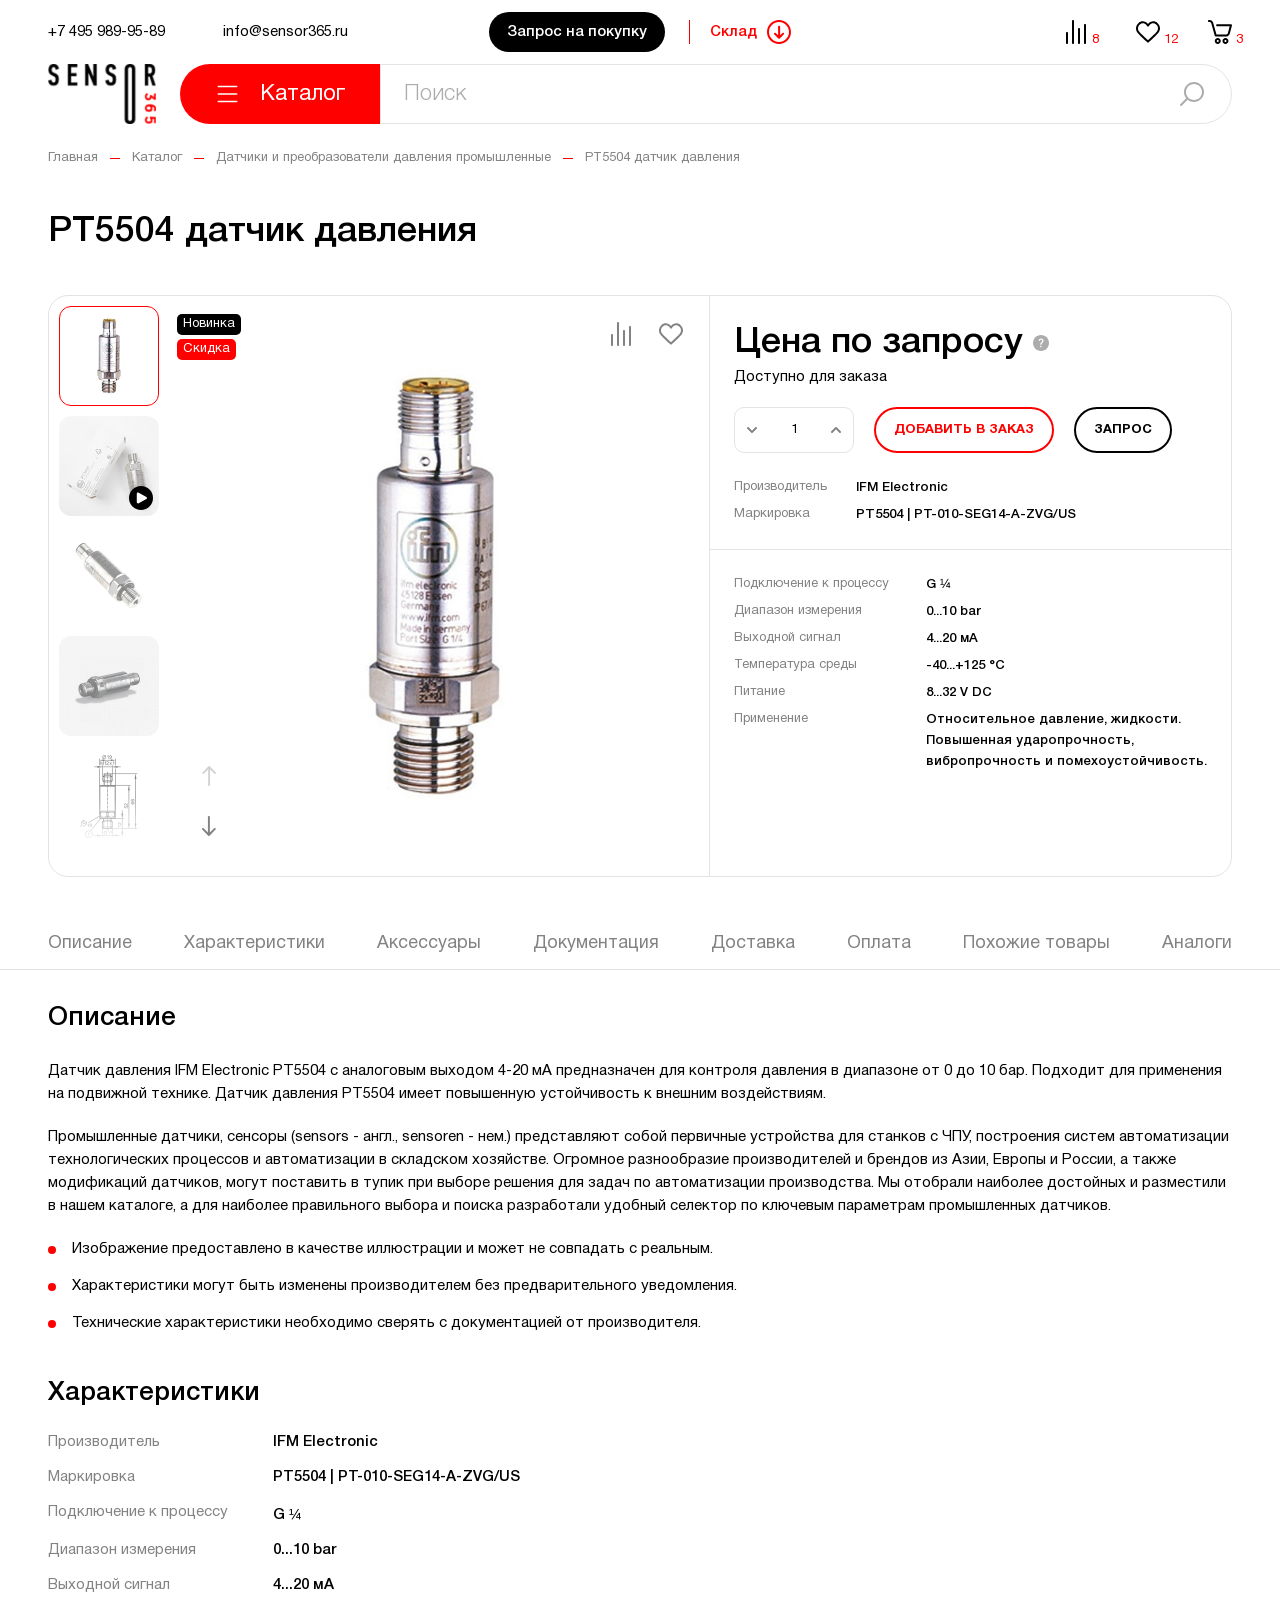
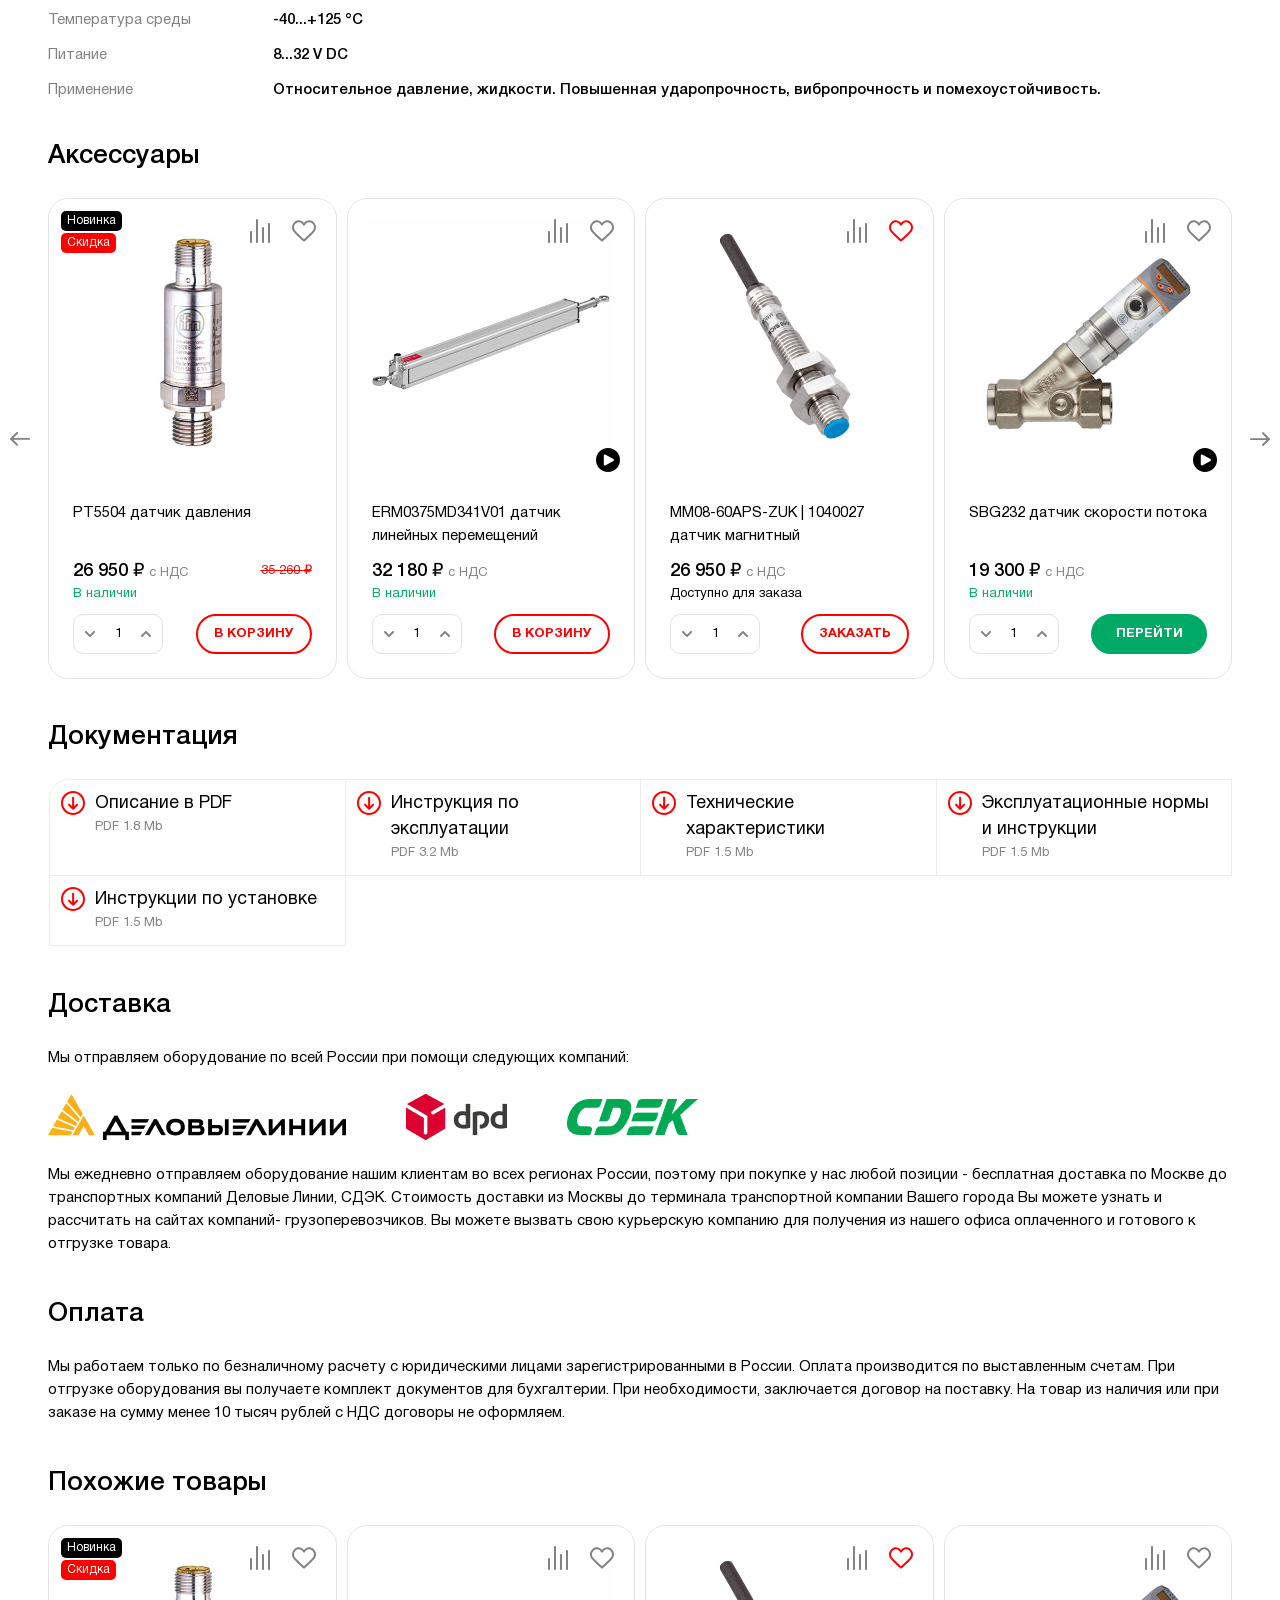
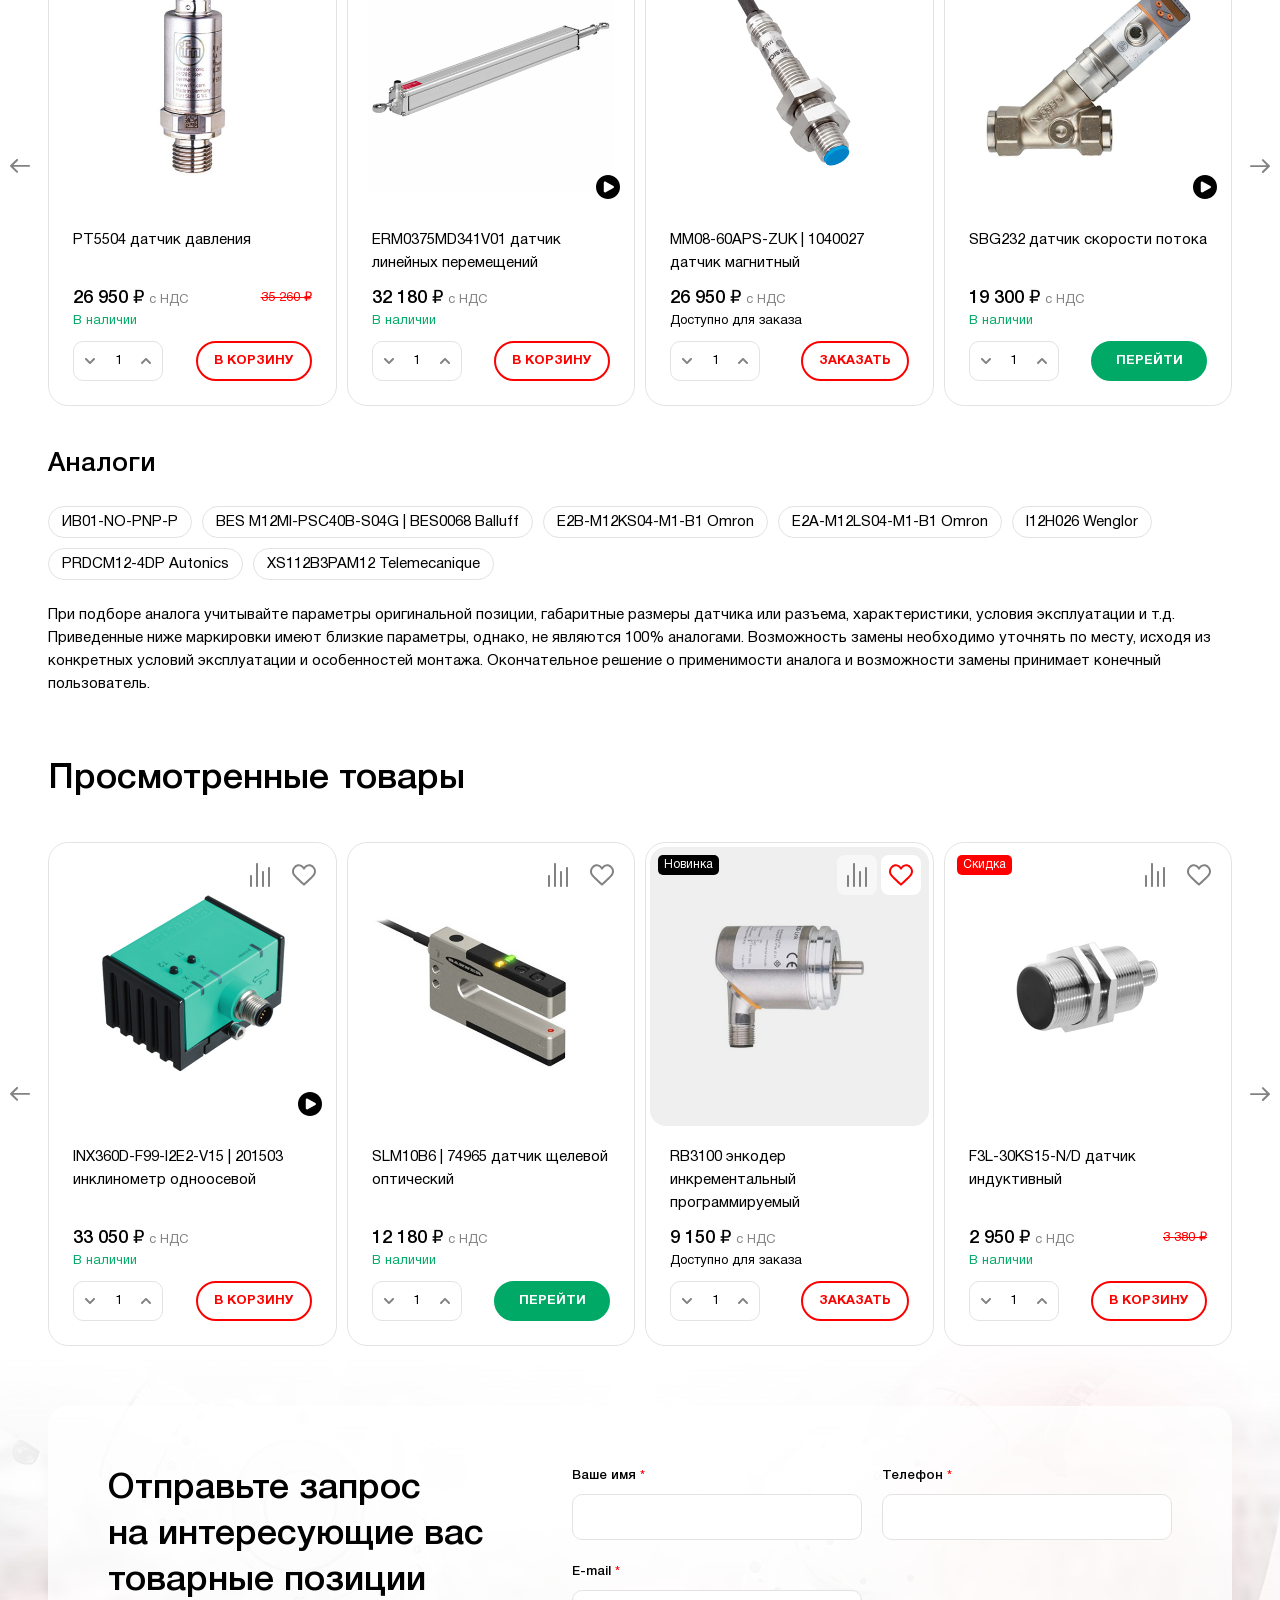
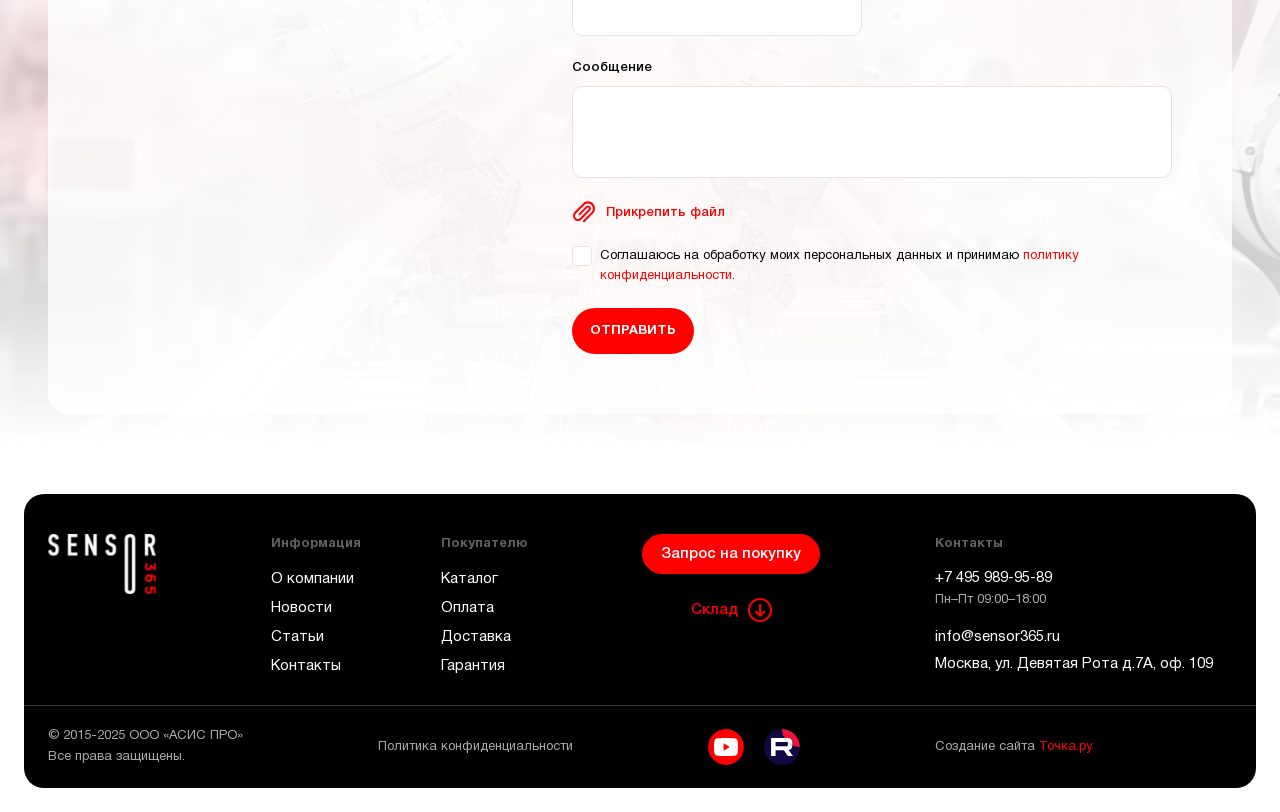
<file: product2.html>
<!DOCTYPE html>
<html lang="ru">
	<head>
		<meta http-equiv="Content-Type" content="text/html; charset=utf-8">

		<!-- Adapting the page for mobile devices -->
		<meta name="viewport" content="width=device-width, initial-scale=1, maximum-scale=1">

		<!-- Prohibition of phone number recognition -->
		<meta name="format-detection" content="telephone=no">
		<meta name="SKYPE_TOOLBAR" content ="SKYPE_TOOLBAR_PARSER_COMPATIBLE">

		<!-- Page title -->
		<title>Заголовок страницы</title>

		<!-- Meta description -->
		<meta name="description" content="">

		<!-- Meta Keywords -->
		<meta name="keywords" content="">

		<!-- Site icon, size 32x32, transparency supported. Recommended format: .ico or .png -->
		<link rel="shortcut icon" href="favicon.png">

		<!-- Changing the color of the mobile browser panel -->
		<meta name="msapplication-TileColor" content="#000">
		<meta name="theme-color" content="#000">

		<!-- Connecting style files -->
		<link rel="stylesheet" href="css/swiper-bundle.min.css">
		<link rel="stylesheet" href="css/swiper.css">
		<link rel="stylesheet" href="css/fancybox.css">
		<link rel="stylesheet" href="css/ion.rangeSlider.css">
		<link rel="stylesheet" href="css/styles.css">

		<link rel="stylesheet" href="css/response_1899.css" media="print, (max-width: 1899px)">
		<link rel="stylesheet" href="css/response_1439.css" media="print, (max-width: 1439px)">
		<link rel="stylesheet" href="css/response_1279.css" media="print, (max-width: 1279px)">
		<link rel="stylesheet" href="css/response_1023.css" media="print, (max-width: 1023px)">
		<link rel="stylesheet" href="css/response_767.css" media="print, (max-width: 767px)">
		<link rel="stylesheet" href="css/response_479.css" media="(max-width: 479px)">
	</head>

	<body>
		<div class="wrap">
			<div class="main">
				<header>
					<button class="close_btn"></button>

					<div class="top">
						<div class="cont big row">
							<div class="contacts">
								<div class="phone">
									<a href="tel:+7 495 989-95-89">+7 495 989-95-89</a>
								</div>

								<div class="email">
									<a href="mailto:info@sensor365.ru">info@sensor365.ru</a>
								</div>
							</div>

							<div class="info">
								<button class="request_btn modal_btn" data-modal="request_modal">Запрос на покупку</button>

								<div class="warehouse">
									<a href="/">
										<span>Склад</span>
										<svg class="icon"><use xlink:href="images/sprite.svg#ic_arrow_circle_ver"></use></svg>
									</a>
								</div>
							</div>

							<div class="icon_links">
								<div class="compare_link">
									<a href="/">
										<svg class="icon"><use xlink:href="images/sprite.svg#ic_compare"></use></svg>
										<span class="count">8</span>
									</a>
								</div>

								<div class="favorite_link">
									<a href="/">
										<svg class="icon"><use xlink:href="images/sprite.svg#ic_favorite"></use></svg>
										<span class="count">12</span>
									</a>
								</div>

								<div class="cart_link">
									<a href="/">
										<svg class="icon"><use xlink:href="images/sprite.svg#ic_cart"></use></svg>
										<span class="count">3</span>
									</a>
								</div>
							</div>
						</div>
					</div>

					<div class="bottom">
						<div class="cont">
							<a href="/" class="logo">
								<img src="images/logo.png" alt="">
							</a>

							<div class="catalog_menu modal_cont">
								<button class="btn mini_modal_btn" data-modal-id="#catalog_modal">
									<svg class="icon"><use xlink:href="images/sprite.svg#ic_menu"></use></svg>
									<svg class="icon"><use xlink:href="images/sprite.svg#ic_close"></use></svg>

									<span>Каталог</span>
								</button>

								<div class="mini_modal" id="catalog_modal">
									<div class="cont">
										<div class="grid_row">
											<div class="col">
												<div class="catalog_link" data-sub-col="1">
													<a href="/">Аксессуары</a>

													<div class="arr">
														<svg><use xlink:href="images/sprite.svg#ic_arr_double_hor"></use></svg>
													</div>
												</div>

												<div class="catalog_link">
													<a href="/">Блоки питания для ПЛК и датчиков</a>
												</div>

												<div class="catalog_link">
													<a href="/">Датчики и преобразователи давления промышленные</a>
												</div>

												<div class="catalog_link">
													<a href="/">Датчики линейных перемещений и расстояний</a>
												</div>

												<div class="catalog_link">
													<a href="/">Датчики оптические для специальных задач</a>
												</div>

												<div class="catalog_link">
													<a href="/">Датчики положения</a>
												</div>

												<div class="catalog_link">
													<a href="/">Датчики, реле потока воздуха и промышленных газов</a>
												</div>

												<div class="catalog_link">
													<a href="/">Датчики, реле потока жидкости</a>
												</div>

												<div class="catalog_link">
													<a href="/">Датчики температуры промышленные</a>
												</div>

												<div class="catalog_link">
													<a href="/">Датчики ускорения — акселерометры</a>
												</div>

												<div class="catalog_link">
													<a href="/">Датчики угла наклона — инклинометры</a>
												</div>

												<div class="catalog_link">
													<a href="/">Датчики угловых перемещений, энкодеры, потенциометры</a>
												</div>

												<div class="catalog_link">
													<a href="/">Датчики щелевые</a>
												</div>

												<div class="catalog_link">
													<a href="/">Индикаторы, преобразователи и регуляторы</a>
												</div>

												<div class="catalog_link">
													<a href="/">Мониторинг и диагностика</a>
												</div>

												<div class="catalog_link">
													<a href="/">Расходомеры жидкости</a>
												</div>

												<div class="catalog_link">
													<a href="/">Расходомеры сжатого воздуха и промышленных газов</a>
												</div>

												<div class="catalog_link">
													<a href="/">Сигнализаторы уровня жидкости и сыпучих веществ</a>
												</div>

												<div class="catalog_link">
													<a href="/">Сканеры штрих-кодов промышленные</a>
												</div>

												<div class="catalog_link">
													<a href="/">RFID компоненты</a>
												</div>

												<div class="catalog_link">
													<a href="/">Уровнемеры</a>
												</div>

												<div class="catalog_link">
													<a href="/">Сигнальное оборудование</a>
												</div>

												<div class="catalog_link">
													<a href="/">Безопасность на производстве</a>
												</div>

												<div class="catalog_link">
													<a href="/">Промышленные интерфейсы</a>
												</div>

												<div class="catalog_link">
													<a href="/">Системы освещения на производстве</a>
												</div>

												<div class="catalog_link">
													<a href="/">Бесконтактные системы передачи данных</a>
												</div>
											</div>

											<div class="col sub_col sub_col_1">
												<button class="back_btn">
													<svg class="icon"><use xlink:href="images/sprite.svg#ic_arrow_hor"></use></svg>
													<span>Назад</span>
												</button>

												<div class="catalog_link" data-sub-col="1">
													<a href="/">Емкостные датчики <small>(48)</small></a>

													<div class="arr">
														<svg><use xlink:href="images/sprite.svg#ic_arr_double_hor"></use></svg>
													</div>
												</div>

												<div class="catalog_link">
													<a href="/">Индуктивные датчики <small>(129)</small></a>
												</div>

												<div class="catalog_link">
													<a href="/">Индуктивные датчики для контроля частоты вращения <small>(3)</small></a>
												</div>

												<div class="catalog_link">
													<a href="/">Индуктивные датчики кольцевые <small>(19)</small></a>
												</div>

												<div class="catalog_link">
													<a href="/">Магнитные датчики <small>(28)</small></a>
												</div>

												<div class="catalog_link">
													<a href="/">Магнитные датчики для пневмоцилиндров <small>(21)</small></a>
												</div>

												<div class="catalog_link">
													<a href="/">Оптические датчики диффузионные <small>(47)</small></a>
												</div>

												<div class="catalog_link">
													<a href="/">Оптические датчики — однолучевые барьеры <small>(16)</small></a>
												</div>

												<div class="catalog_link">
													<a href="/">Оптические датчики — многолучевые барьеры <small>(88)</small></a>
												</div>

												<div class="catalog_link">
													<a href="/">Оптические датчики рефлекторные <small>(36)</small></a>
												</div>

												<div class="catalog_link">
													<a href="/">Радарные датчики движения <small>(60)</small></a>
												</div>

												<div class="catalog_link">
													<a href="/">Ультразвуковые датчики — однолучевые барьеры <small>(42)</small></a>
												</div>

												<div class="catalog_link">
													<a href="/">Датчики касания и сенсорные кнопки <small>(37)</small></a>
												</div>

												<div class="catalog_link">
													<a href="/">Датчики двойного листа и контроля склейки <small>(18)</small></a>
												</div>

												<div class="catalog_link">
													<a href="/">Детекторы транспорта <small>(22)</small></a>
												</div>

												<div class="catalog_link">
													<a href="/">Электромеханические выключатели <small>(8)</small></a>
												</div>
											</div>

											<div class="col sub_sub_col sub_sub_col_1">
												<button class="back_btn">
													<svg class="icon"><use xlink:href="images/sprite.svg#ic_arrow_hor"></use></svg>
													<span>Назад</span>
												</button>

												<div class="catalog_link">
													<a href="/">Емкостные датчики <small>(9)</small></a>
												</div>

												<div class="catalog_link">
													<a href="/">Емкостные датчики в прямоугольных корпусах <small>(13)</small></a>
												</div>

												<div class="catalog_link">
													<a href="/">Емкостные датчики в цилиндрических корпусах <small>(25)</small></a>
												</div>
											</div>
										</div>
									</div>
								</div>
							</div>

							<div class="search">
								<form action="">
									<input type="text" name="" value="" class="input" placeholder="Поиск">

									<button type="submit" class="submit_btn">
										<svg class="icon"><use xlink:href="images/sprite.svg#ic_search"></use></svg>
									</button>
								</form>
							</div>
						</div>
					</div>
				</header>


				<section class="mob_header">
					<div class="cont">
						<div class="logo">
							<img src="images/logo.png" alt="">
						</div>

						<div class="icon_links">
							<div class="compare_link">
								<a href="/">
									<svg class="icon"><use xlink:href="images/sprite.svg#ic_compare"></use></svg>
									<span class="count">8</span>
								</a>
							</div>

							<div class="favorite_link">
								<a href="/">
									<svg class="icon"><use xlink:href="images/sprite.svg#ic_favorite"></use></svg>
									<span class="count">12</span>
								</a>
							</div>

							<div class="cart_link">
								<a href="/">
									<svg class="icon"><use xlink:href="images/sprite.svg#ic_cart"></use></svg>
									<span class="count">3</span>
								</a>
							</div>
						</div>

						<button class="mob_menu_btn">
							<svg class="icon"><use xlink:href="images/sprite.svg#ic_menu"></use></svg>
						</button>
					</div>
				</section>


				<section class="page_head">
					<div class="cont">
						<div class="breadcrumbs">
							<a href="/">Главная</a>

							<span class="sep"></span>

							<a href="/">Каталог</a>

							<span class="sep"></span>

							<a href="/">Датчики и преобразователи давления промышленные</a>

							<span class="sep"></span>

							<span class="current">PT5504 датчик давления</span>
						</div>

						<h1 class="page_title">PT5504 датчик давления</h1>
					</div>
				</section>


				<section class="product_info">
					<div class="cont">
						<div class="data_wrap">
							<div class="images">
								<div class="thumbs">
									<div class="swiper">
										<div class="swiper-wrapper">
											<div class="swiper-slide">
												<picture class="img">
													<img src="images/tmp/product_thumbs_img1.jpg" alt="" loading="lazy" class="cover">
												</picture>
											</div>

											<div class="swiper-slide">
												<picture class="img">
													<img src="images/tmp/product_thumbs_img2.jpg" alt="" loading="lazy" class="cover">
												</picture>

												<svg class="video_icon"><use xlink:href="images/sprite.svg#ic_video_play"></use></svg>
											</div>

											<div class="swiper-slide">
												<picture class="img">
													<img src="images/tmp/product_thumbs_img3.jpg" alt="" loading="lazy" class="cover">
												</picture>
											</div>

											<div class="swiper-slide">
												<picture class="img">
													<img src="images/tmp/product_thumbs_img4.jpg" alt="" loading="lazy" class="cover">
												</picture>
											</div>

											<div class="swiper-slide">
												<picture class="img">
													<img src="images/tmp/product_thumbs_img5.jpg" alt="" loading="lazy" class="cover">
												</picture>
											</div>

											<div class="swiper-slide">
												<picture class="img">
													<img src="images/tmp/product_thumbs_img1.jpg" alt="" loading="lazy" class="cover">
												</picture>
											</div>

											<div class="swiper-slide">
												<picture class="img">
													<img src="images/tmp/product_thumbs_img2.jpg" alt="" loading="lazy" class="cover">
												</picture>

												<svg class="video_icon"><use xlink:href="images/sprite.svg#ic_video_play"></use></svg>
											</div>

											<div class="swiper-slide">
												<picture class="img">
													<img src="images/tmp/product_thumbs_img3.jpg" alt="" loading="lazy" class="cover">
												</picture>
											</div>

											<div class="swiper-slide">
												<picture class="img">
													<img src="images/tmp/product_thumbs_img4.jpg" alt="" loading="lazy" class="cover">
												</picture>
											</div>

											<div class="swiper-slide">
												<picture class="img">
													<img src="images/tmp/product_thumbs_img5.jpg" alt="" loading="lazy" class="cover">
												</picture>
											</div>
										</div>

										<button class="swiper-button-prev"></button>
										<button class="swiper-button-next"></button>
									</div>
								</div>

								<div class="big">
									<div class="stickers">
										<div><div class="sticker new">Новинка</div></div>
										<div><div class="sticker discount">Скидка</div></div>
									</div>

									<div class="btns">
										<button class="btn compare_btn">
											<svg class="icon"><use xlink:href="images/sprite.svg#ic_compare"></use></svg>

											<span>Добавить в сравнение</span>
											<span>Удалить из сравнения</span>
										</button>

										<button class="btn favorite_btn">
											<svg class="icon"><use xlink:href="images/sprite.svg#ic_favorite"></use></svg>

											<span>Добавить в избранное</span>
											<span>Удалить из избранного</span>
										</button>
									</div>

									<div class="swiper">
										<div class="swiper-wrapper">
											<div class="swiper-slide">
												<a href="images/tmp/product_img.jpg" class="image fancy_img" data-fancybox="product">
													<picture class="img">
														<img src="images/tmp/product_img.jpg" alt="" loading="lazy" class="cover">
													</picture>
												</a>
											</div>

											<div class="swiper-slide">
												<a href="images/tmp/product_img.jpg" class="image fancy_img" data-fancybox="product">
													<picture class="img">
														<img src="images/tmp/product_img.jpg" alt="" loading="lazy" class="cover">
													</picture>
												</a>
											</div>

											<div class="swiper-slide">
												<a href="images/tmp/product_img.jpg" class="image fancy_img" data-fancybox="product">
													<picture class="img">
														<img src="images/tmp/product_img.jpg" alt="" loading="lazy" class="cover">
													</picture>
												</a>
											</div>

											<div class="swiper-slide">
												<a href="images/tmp/product_img.jpg" class="image fancy_img" data-fancybox="product">
													<picture class="img">
														<img src="images/tmp/product_img.jpg" alt="" loading="lazy" class="cover">
													</picture>
												</a>
											</div>

											<div class="swiper-slide">
												<a href="images/tmp/product_img.jpg" class="image fancy_img" data-fancybox="product">
													<picture class="img">
														<img src="images/tmp/product_img.jpg" alt="" loading="lazy" class="cover">
													</picture>
												</a>
											</div>

											<div class="swiper-slide">
												<a href="images/tmp/product_img.jpg" class="image fancy_img" data-fancybox="product">
													<picture class="img">
														<img src="images/tmp/product_img.jpg" alt="" loading="lazy" class="cover">
													</picture>
												</a>
											</div>

											<div class="swiper-slide">
												<a href="images/tmp/product_img.jpg" class="image fancy_img" data-fancybox="product">
													<picture class="img">
														<img src="images/tmp/product_img.jpg" alt="" loading="lazy" class="cover">
													</picture>
												</a>
											</div>

											<div class="swiper-slide">
												<a href="images/tmp/product_img.jpg" class="image fancy_img" data-fancybox="product">
													<picture class="img">
														<img src="images/tmp/product_img.jpg" alt="" loading="lazy" class="cover">
													</picture>
												</a>
											</div>

											<div class="swiper-slide">
												<a href="images/tmp/product_img.jpg" class="image fancy_img" data-fancybox="product">
													<picture class="img">
														<img src="images/tmp/product_img.jpg" alt="" loading="lazy" class="cover">
													</picture>
												</a>
											</div>

											<div class="swiper-slide">
												<a href="images/tmp/product_img.jpg" class="image fancy_img" data-fancybox="product">
													<picture class="img">
														<img src="images/tmp/product_img.jpg" alt="" loading="lazy" class="cover">
													</picture>
												</a>
											</div>
										</div>

										<button class="swiper-button-prev">
											<svg class="icon"><use xlink:href="images/sprite.svg#ic_arrow_ver"></use></svg>
										</button>

										<button class="swiper-button-next">
											<svg class="icon"><use xlink:href="images/sprite.svg#ic_arrow_ver"></use></svg>
										</button>
									</div>
								</div>
							</div>

							<div class="data">
								<div class="section">
									<div class="price request">
										Цена по запросу

										<div class="tooltip">
											<svg class="icon"><use xlink:href="images/sprite.svg#ic_tooltip"></use></svg>

											<div class="text">Точную цену можно узнать после отправки запроса.</div>
										</div>
									</div>

									<div class="available">Доступно для заказа</div>

									<div class="buy">
										<div class="amount">
											<button type="button" class="btn minus">
												<svg class="icon"><use xlink:href="images/sprite.svg#ic_arr_ver"></use></svg>
											</button>

											<input type="text" value="1" class="input" data-minimum="1" data-maximum="99" data-step="1" data-unit="" maxlength="2">

											<button type="button" class="btn plus">
												<svg class="icon"><use xlink:href="images/sprite.svg#ic_arr_ver"></use></svg>
											</button>
										</div>

										<button class="buy_btn">
											<span>ДОБАВИТЬ В ЗАКАЗ</span>
										</button>

										<button class="request_btn modal_btn" data-modal="request_modal">ЗАПРОС</button>
									</div>

									<div class="features">
										<div>
											<div class="label small">Производитель</div>

											<div class="val">IFM Electronic</div>
										</div>

										<div>
											<div class="label small">Маркировка</div>

											<div class="val">PT5504 | PT-010-SEG14-A-ZVG/US</div>
										</div>
									</div>
								</div>

								<div class="section">
									<div class="features">
										<div>
											<div class="label">Подключение к процессу</div>

											<div class="val">G ¼</div>
										</div>

										<div>
											<div class="label">Диапазон измерения</div>

											<div class="val">0...10 bar</div>
										</div>

										<div>
											<div class="label">Выходной сигнал</div>

											<div class="val">4...20 мА</div>
										</div>

										<div>
											<div class="label">Температура среды</div>

											<div class="val">-40...+125 °C</div>
										</div>

										<div>
											<div class="label">Питание</div>

											<div class="val">8...32 V DC</div>
										</div>

										<div>
											<div class="label">Применение</div>

											<div class="val">Относительное давление, жидкости. Повышенная ударопрочность, вибропрочность и помехоустойчивость.</div>
										</div>
									</div>
								</div>
							</div>
						</div>
					</div>
				</section>


				<section class="product_data block">
					<div class="cont">
						<div class="anchors">
							<button data-anchor="anchor1" class="btn scroll_btn">Описание</button>

							<button data-anchor="anchor2" class="btn scroll_btn">Характеристики</button>

							<button data-anchor="anchor3" class="btn scroll_btn">Аксессуары</button>

							<button data-anchor="anchor4" class="btn scroll_btn">Документация</button>

							<button data-anchor="anchor5" class="btn scroll_btn">Доставка</button>

							<button data-anchor="anchor6" class="btn scroll_btn">Оплата</button>

							<button data-anchor="anchor7" class="btn scroll_btn">Похожие товары</button>

							<button data-anchor="anchor8" class="btn scroll_btn">Аналоги</button>
						</div>

						<div id="anchor1">
							<div class="block_head">
								<h2 class="title small">Описание</h2>
							</div>

							<div class="text_block">
								<p>Датчик давления IFM Electronic PT5504 с аналоговым выходом 4-20 мА предназначен для контроля давления в диапазоне от 0 до 10 бар. Подходит для применения на подвижной технике. Датчик давления PT5504 имеет повышенную устойчивость к внешним воздействиям.</p>

								<p>Промышленные датчики, сенсоры (sensors - англ., sensoren - нем.) представляют собой первичные устройства для станков с ЧПУ, построения систем автоматизации технологических процессов и автоматизации в складском хозяйстве. Огромное разнообразие производителей и брендов из Азии, Европы и России, а также модификаций датчиков, могут поставить в тупик при выборе решения для задач по автоматизации производства. Мы отобрали наиболее достойных и разместили в нашем каталоге, а для наиболее правильного выбора и поиска разработали удобный селектор по ключевым параметрам промышленных датчиков.</p>

								<ul>
									<li>Изображение предоставлено в качестве иллюстрации и может не совпадать с реальным.</li>

									<li>Характеристики могут быть изменены производителем без предварительного уведомления.</li>

									<li>Технические характеристики необходимо сверять с документацией от производителя.</li>
								</ul>
							</div>

							<button class="spoler_btn">
								<span>Показать всё</span>
								<span>Скрыть</span>

								<svg class="icon"><use xlink:href="images/sprite.svg#ic_arr_ver"></use></svg>
							</button>
						</div>

						<div id="anchor2">
							<div class="block_head">
								<h2 class="title small">Характеристики</h2>
							</div>

							<div class="features">
								<div>
									<div class="label">Производитель</div>

									<div class="val">IFM Electronic</div>
								</div>

								<div>
									<div class="label">Маркировка</div>

									<div class="val">PT5504 | PT-010-SEG14-A-ZVG/US</div>
								</div>

								<div>
									<div class="label">Подключение к процессу</div>

									<div class="val">G ¼</div>
								</div>

								<div>
									<div class="label">Диапазон измерения</div>

									<div class="val">0...10 bar</div>
								</div>

								<div>
									<div class="label">Выходной сигнал</div>

									<div class="val">4...20 мА</div>
								</div>

								<div>
									<div class="label">Температура среды</div>

									<div class="val">-40...+125 °C</div>
								</div>

								<div>
									<div class="label">Питание</div>

									<div class="val">8...32 V DC</div>
								</div>

								<div>
									<div class="label">Применение</div>

									<div class="val">Относительное давление, жидкости. Повышенная ударопрочность, вибропрочность и помехоустойчивость.</div>
								</div>
							</div>
						</div>

						<div id="anchor3">
							<div class="block_head">
								<h2 class="title small">Аксессуары</h2>
							</div>

							<div class="products">
								<div class="swiper">
									<div class="swiper-wrapper">
										<div class="swiper-slide">
											<div class="product">
												<div class="stickers">
													<div><div class="sticker new">Новинка</div></div>
													<div><div class="sticker discount">Скидка</div></div>
												</div>

												<div class="btns">
													<button class="btn compare_btn">
														<svg class="icon"><use xlink:href="images/sprite.svg#ic_compare"></use></svg>

														<span>Добавить в сравнение</span>
														<span>Удалить из сравнения</span>
													</button>

													<button class="btn favorite_btn">
														<svg class="icon"><use xlink:href="images/sprite.svg#ic_favorite"></use></svg>

														<span>Добавить в избранное</span>
														<span>Удалить из избранного</span>
													</button>
												</div>

												<a href="/" class="image">
													<picture class="thumb">
														<img src="images/tmp/product_thumb1.jpg" alt="" loading="lazy" class="cover">
													</picture>
												</a>

												<div class="info">
													<div class="name">
														<a href="/">PT5504 датчик давления</a>
													</div>

													<div class="price">
														<div>26 950 ₽ <span>с НДС</span></div>
														<div class="old">35 260 ₽</div>
													</div>

													<div class="available green">В наличии</div>

													<div class="buy">
														<div class="amount">
															<button type="button" class="btn minus">
																<svg class="icon"><use xlink:href="images/sprite.svg#ic_arr_ver"></use></svg>
															</button>

															<input type="text" value="1" class="input" data-minimum="1" data-maximum="99" data-step="1" data-unit="" maxlength="2">

															<button type="button" class="btn plus">
																<svg class="icon"><use xlink:href="images/sprite.svg#ic_arr_ver"></use></svg>
															</button>
														</div>

														<button class="buy_btn">
															<span>В КОРЗИНУ</span>
															<span>ПЕРЕЙТИ</span>
														</button>
													</div>
												</div>
											</div>
										</div>

										<div class="swiper-slide">
											<div class="product">
												<div class="btns">
													<button class="btn compare_btn">
														<svg class="icon"><use xlink:href="images/sprite.svg#ic_compare"></use></svg>

														<span>Добавить в сравнение</span>
														<span>Удалить из сравнения</span>
													</button>

													<button class="btn favorite_btn">
														<svg class="icon"><use xlink:href="images/sprite.svg#ic_favorite"></use></svg>

														<span>Добавить в избранное</span>
														<span>Удалить из избранного</span>
													</button>
												</div>

												<a href="/" class="image">
													<picture class="thumb">
														<img src="images/tmp/product_thumb2.jpg" alt="" loading="lazy" class="cover">
													</picture>

													<svg class="video_icon"><use xlink:href="images/sprite.svg#ic_video_play"></use></svg>
												</a>

												<div class="info">
													<div class="name">
														<a href="/">ERM0375MD341V01 датчик линейных перемещений</a>
													</div>

													<div class="price">
														<div>32 180 ₽ <span>с НДС</span></div>
													</div>

													<div class="available green">В наличии</div>

													<div class="buy">
														<div class="amount">
															<button type="button" class="btn minus">
																<svg class="icon"><use xlink:href="images/sprite.svg#ic_arr_ver"></use></svg>
															</button>

															<input type="text" value="1" class="input" data-minimum="1" data-maximum="99" data-step="1" data-unit="" maxlength="2">

															<button type="button" class="btn plus">
																<svg class="icon"><use xlink:href="images/sprite.svg#ic_arr_ver"></use></svg>
															</button>
														</div>

														<button class="buy_btn">
															<span>В КОРЗИНУ</span>
															<span>ПЕРЕЙТИ</span>
														</button>
													</div>
												</div>
											</div>
										</div>

										<div class="swiper-slide">
											<div class="product">
												<div class="btns">
													<button class="btn compare_btn">
														<svg class="icon"><use xlink:href="images/sprite.svg#ic_compare"></use></svg>

														<span>Добавить в сравнение</span>
														<span>Удалить из сравнения</span>
													</button>

													<button class="btn favorite_btn active">
														<svg class="icon"><use xlink:href="images/sprite.svg#ic_favorite"></use></svg>

														<span>Добавить в избранное</span>
														<span>Удалить из избранного</span>
													</button>
												</div>

												<a href="/" class="image">
													<picture class="thumb">
														<img src="images/tmp/product_thumb3.jpg" alt="" loading="lazy" class="cover">
													</picture>
												</a>

												<div class="info">
													<div class="name">
														<a href="/">MM08-60APS-ZUK | 1040027 датчик магнитный</a>
													</div>

													<div class="price">
														<div>26 950 ₽ <span>с НДС</span></div>
													</div>

													<div class="available">Доступно для заказа</div>

													<div class="buy">
														<div class="amount">
															<button type="button" class="btn minus">
																<svg class="icon"><use xlink:href="images/sprite.svg#ic_arr_ver"></use></svg>
															</button>

															<input type="text" value="1" class="input" data-minimum="1" data-maximum="99" data-step="1" data-unit="" maxlength="2">

															<button type="button" class="btn plus">
																<svg class="icon"><use xlink:href="images/sprite.svg#ic_arr_ver"></use></svg>
															</button>
														</div>

														<button class="buy_btn">
															<span>ЗАКАЗАТЬ</span>
															<span>ПЕРЕЙТИ</span>
														</button>
													</div>
												</div>
											</div>
										</div>

										<div class="swiper-slide">
											<div class="product">
												<div class="btns">
													<button class="btn compare_btn">
														<svg class="icon"><use xlink:href="images/sprite.svg#ic_compare"></use></svg>

														<span>Добавить в сравнение</span>
														<span>Удалить из сравнения</span>
													</button>

													<button class="btn favorite_btn">
														<svg class="icon"><use xlink:href="images/sprite.svg#ic_favorite"></use></svg>

														<span>Добавить в избранное</span>
														<span>Удалить из избранного</span>
													</button>
												</div>

												<a href="/" class="image">
													<picture class="thumb">
														<img src="images/tmp/product_thumb4.jpg" alt="" loading="lazy" class="cover">
													</picture>

													<svg class="video_icon"><use xlink:href="images/sprite.svg#ic_video_play"></use></svg>
												</a>

												<div class="info">
													<div class="name">
														<a href="/">SBG232 датчик скорости потока</a>
													</div>

													<div class="price">
														<div>19 300 ₽ <span>с НДС</span></div>
													</div>

													<div class="available green">В наличии</div>

													<div class="buy">
														<div class="amount">
															<button type="button" class="btn minus">
																<svg class="icon"><use xlink:href="images/sprite.svg#ic_arr_ver"></use></svg>
															</button>

															<input type="text" value="1" class="input" data-minimum="1" data-maximum="99" data-step="1" data-unit="" maxlength="2">

															<button type="button" class="btn plus">
																<svg class="icon"><use xlink:href="images/sprite.svg#ic_arr_ver"></use></svg>
															</button>
														</div>

														<button class="buy_btn active">
															<span>В КОРЗИНУ</span>
															<span>ПЕРЕЙТИ</span>
														</button>
													</div>
												</div>
											</div>
										</div>

										<div class="swiper-slide">
											<div class="product">
												<div class="btns">
													<button class="btn compare_btn">
														<svg class="icon"><use xlink:href="images/sprite.svg#ic_compare"></use></svg>

														<span>Добавить в сравнение</span>
														<span>Удалить из сравнения</span>
													</button>

													<button class="btn favorite_btn">
														<svg class="icon"><use xlink:href="images/sprite.svg#ic_favorite"></use></svg>

														<span>Добавить в избранное</span>
														<span>Удалить из избранного</span>
													</button>
												</div>

												<a href="/" class="image">
													<picture class="thumb">
														<img src="images/tmp/product_thumb5.jpg" alt="" loading="lazy" class="cover">
													</picture>
												</a>

												<div class="info">
													<div class="name">
														<a href="/">OPTCTL1MH пирометр стационарный</a>
													</div>

													<div class="price request">
														Цена по запросу

														<div class="tooltip">
															<svg class="icon"><use xlink:href="images/sprite.svg#ic_tooltip"></use></svg>

															<div class="text">Точную цену можно узнать после отправки запроса.</div>
														</div>
													</div>

													<div class="available">Доступно для заказа</div>

													<div class="buy">
														<div class="amount">
															<button type="button" class="btn minus">
																<svg class="icon"><use xlink:href="images/sprite.svg#ic_arr_ver"></use></svg>
															</button>

															<input type="text" value="1" class="input" data-minimum="1" data-maximum="99" data-step="1" data-unit="" maxlength="2">

															<button type="button" class="btn plus">
																<svg class="icon"><use xlink:href="images/sprite.svg#ic_arr_ver"></use></svg>
															</button>
														</div>

														<button class="buy_btn">
															<span>ЗАКАЗАТЬ</span>
															<span>ПЕРЕЙТИ</span>
														</button>
													</div>
												</div>
											</div>
										</div>

										<div class="swiper-slide">
											<div class="product">
												<div class="stickers">
													<div><div class="sticker new">Новинка</div></div>
													<div><div class="sticker discount">Скидка</div></div>
												</div>

												<div class="btns">
													<button class="btn compare_btn">
														<svg class="icon"><use xlink:href="images/sprite.svg#ic_compare"></use></svg>

														<span>Добавить в сравнение</span>
														<span>Удалить из сравнения</span>
													</button>

													<button class="btn favorite_btn">
														<svg class="icon"><use xlink:href="images/sprite.svg#ic_favorite"></use></svg>

														<span>Добавить в избранное</span>
														<span>Удалить из избранного</span>
													</button>
												</div>

												<a href="/" class="image">
													<picture class="thumb">
														<img src="images/tmp/product_thumb1.jpg" alt="" loading="lazy" class="cover">
													</picture>
												</a>

												<div class="info">
													<div class="name">
														<a href="/">PT5504 датчик давления</a>
													</div>

													<div class="price">
														<div>26 950 ₽ <span>с НДС</span></div>
														<div class="old">35 260 ₽</div>
													</div>

													<div class="available green">В наличии</div>

													<div class="buy">
														<div class="amount">
															<button type="button" class="btn minus">
																<svg class="icon"><use xlink:href="images/sprite.svg#ic_arr_ver"></use></svg>
															</button>

															<input type="text" value="1" class="input" data-minimum="1" data-maximum="99" data-step="1" data-unit="" maxlength="2">

															<button type="button" class="btn plus">
																<svg class="icon"><use xlink:href="images/sprite.svg#ic_arr_ver"></use></svg>
															</button>
														</div>

														<button class="buy_btn">
															<span>В КОРЗИНУ</span>
															<span>ПЕРЕЙТИ</span>
														</button>
													</div>
												</div>
											</div>
										</div>

										<div class="swiper-slide">
											<div class="product">
												<div class="btns">
													<button class="btn compare_btn">
														<svg class="icon"><use xlink:href="images/sprite.svg#ic_compare"></use></svg>

														<span>Добавить в сравнение</span>
														<span>Удалить из сравнения</span>
													</button>

													<button class="btn favorite_btn">
														<svg class="icon"><use xlink:href="images/sprite.svg#ic_favorite"></use></svg>

														<span>Добавить в избранное</span>
														<span>Удалить из избранного</span>
													</button>
												</div>

												<a href="/" class="image">
													<picture class="thumb">
														<img src="images/tmp/product_thumb2.jpg" alt="" loading="lazy" class="cover">
													</picture>

													<svg class="video_icon"><use xlink:href="images/sprite.svg#ic_video_play"></use></svg>
												</a>

												<div class="info">
													<div class="name">
														<a href="/">ERM0375MD341V01 датчик линейных перемещений</a>
													</div>

													<div class="price">
														<div>32 180 ₽ <span>с НДС</span></div>
													</div>

													<div class="available green">В наличии</div>

													<div class="buy">
														<div class="amount">
															<button type="button" class="btn minus">
																<svg class="icon"><use xlink:href="images/sprite.svg#ic_arr_ver"></use></svg>
															</button>

															<input type="text" value="1" class="input" data-minimum="1" data-maximum="99" data-step="1" data-unit="" maxlength="2">

															<button type="button" class="btn plus">
																<svg class="icon"><use xlink:href="images/sprite.svg#ic_arr_ver"></use></svg>
															</button>
														</div>

														<button class="buy_btn">
															<span>В КОРЗИНУ</span>
															<span>ПЕРЕЙТИ</span>
														</button>
													</div>
												</div>
											</div>
										</div>

										<div class="swiper-slide">
											<div class="product">
												<div class="btns">
													<button class="btn compare_btn">
														<svg class="icon"><use xlink:href="images/sprite.svg#ic_compare"></use></svg>

														<span>Добавить в сравнение</span>
														<span>Удалить из сравнения</span>
													</button>

													<button class="btn favorite_btn active">
														<svg class="icon"><use xlink:href="images/sprite.svg#ic_favorite"></use></svg>

														<span>Добавить в избранное</span>
														<span>Удалить из избранного</span>
													</button>
												</div>

												<a href="/" class="image">
													<picture class="thumb">
														<img src="images/tmp/product_thumb3.jpg" alt="" loading="lazy" class="cover">
													</picture>
												</a>

												<div class="info">
													<div class="name">
														<a href="/">MM08-60APS-ZUK | 1040027 датчик магнитный</a>
													</div>

													<div class="price">
														<div>26 950 ₽ <span>с НДС</span></div>
													</div>

													<div class="available">Доступно для заказа</div>

													<div class="buy">
														<div class="amount">
															<button type="button" class="btn minus">
																<svg class="icon"><use xlink:href="images/sprite.svg#ic_arr_ver"></use></svg>
															</button>

															<input type="text" value="1" class="input" data-minimum="1" data-maximum="99" data-step="1" data-unit="" maxlength="2">

															<button type="button" class="btn plus">
																<svg class="icon"><use xlink:href="images/sprite.svg#ic_arr_ver"></use></svg>
															</button>
														</div>

														<button class="buy_btn">
															<span>ЗАКАЗАТЬ</span>
															<span>ПЕРЕЙТИ</span>
														</button>
													</div>
												</div>
											</div>
										</div>

										<div class="swiper-slide">
											<div class="product">
												<div class="btns">
													<button class="btn compare_btn">
														<svg class="icon"><use xlink:href="images/sprite.svg#ic_compare"></use></svg>

														<span>Добавить в сравнение</span>
														<span>Удалить из сравнения</span>
													</button>

													<button class="btn favorite_btn">
														<svg class="icon"><use xlink:href="images/sprite.svg#ic_favorite"></use></svg>

														<span>Добавить в избранное</span>
														<span>Удалить из избранного</span>
													</button>
												</div>

												<a href="/" class="image">
													<picture class="thumb">
														<img src="images/tmp/product_thumb4.jpg" alt="" loading="lazy" class="cover">
													</picture>

													<svg class="video_icon"><use xlink:href="images/sprite.svg#ic_video_play"></use></svg>
												</a>

												<div class="info">
													<div class="name">
														<a href="/">SBG232 датчик скорости потока</a>
													</div>

													<div class="price">
														<div>19 300 ₽ <span>с НДС</span></div>
													</div>

													<div class="available green">В наличии</div>

													<div class="buy">
														<div class="amount">
															<button type="button" class="btn minus">
																<svg class="icon"><use xlink:href="images/sprite.svg#ic_arr_ver"></use></svg>
															</button>

															<input type="text" value="1" class="input" data-minimum="1" data-maximum="99" data-step="1" data-unit="" maxlength="2">

															<button type="button" class="btn plus">
																<svg class="icon"><use xlink:href="images/sprite.svg#ic_arr_ver"></use></svg>
															</button>
														</div>

														<button class="buy_btn active">
															<span>В КОРЗИНУ</span>
															<span>ПЕРЕЙТИ</span>
														</button>
													</div>
												</div>
											</div>
										</div>

										<div class="swiper-slide">
											<div class="product">
												<div class="btns">
													<button class="btn compare_btn">
														<svg class="icon"><use xlink:href="images/sprite.svg#ic_compare"></use></svg>

														<span>Добавить в сравнение</span>
														<span>Удалить из сравнения</span>
													</button>

													<button class="btn favorite_btn">
														<svg class="icon"><use xlink:href="images/sprite.svg#ic_favorite"></use></svg>

														<span>Добавить в избранное</span>
														<span>Удалить из избранного</span>
													</button>
												</div>

												<a href="/" class="image">
													<picture class="thumb">
														<img src="images/tmp/product_thumb5.jpg" alt="" loading="lazy" class="cover">
													</picture>
												</a>

												<div class="info">
													<div class="name">
														<a href="/">OPTCTL1MH пирометр стационарный</a>
													</div>

													<div class="price request">
														Цена по запросу

														<div class="tooltip">
															<svg class="icon"><use xlink:href="images/sprite.svg#ic_tooltip"></use></svg>

															<div class="text">Точную цену можно узнать после отправки запроса.</div>
														</div>
													</div>

													<div class="available">Доступно для заказа</div>

													<div class="buy">
														<div class="amount">
															<button type="button" class="btn minus">
																<svg class="icon"><use xlink:href="images/sprite.svg#ic_arr_ver"></use></svg>
															</button>

															<input type="text" value="1" class="input" data-minimum="1" data-maximum="99" data-step="1" data-unit="" maxlength="2">

															<button type="button" class="btn plus">
																<svg class="icon"><use xlink:href="images/sprite.svg#ic_arr_ver"></use></svg>
															</button>
														</div>

														<button class="buy_btn active">
															<span>ЗАКАЗАТЬ</span>
															<span>ПЕРЕЙТИ</span>
														</button>
													</div>
												</div>
											</div>
										</div>
									</div>

									<button class="swiper-button-prev">
										<svg class="icon"><use xlink:href="images/sprite.svg#ic_arrow_hor"></use></svg>
									</button>

									<button class="swiper-button-next">
										<svg class="icon"><use xlink:href="images/sprite.svg#ic_arrow_hor"></use></svg>
									</button>
								</div>
							</div>
						</div>

						<div id="anchor4">
							<div class="block_head">
								<h2 class="title small">Документация</h2>
							</div>

							<div class="files">
								<div class="grid_row">
									<a href="/" download class="file">
										<svg class="icon"><use xlink:href="images/sprite.svg#ic_arrow_circle_ver"></use></svg>

										<div>
											<div class="name">Описание в PDF</div>

											<div class="info">PDF 1.8 Mb</div>
										</div>
									</a>

									<a href="/" download class="file">
										<svg class="icon"><use xlink:href="images/sprite.svg#ic_arrow_circle_ver"></use></svg>

										<div>
											<div class="name">Инструкция по эксплуатации</div>

											<div class="info">PDF 3.2 Mb</div>
										</div>
									</a>

									<a href="/" download class="file">
										<svg class="icon"><use xlink:href="images/sprite.svg#ic_arrow_circle_ver"></use></svg>

										<div>
											<div class="name">Технические характеристики</div>

											<div class="info">PDF 1.5 Mb</div>
										</div>
									</a>

									<a href="/" download class="file">
										<svg class="icon"><use xlink:href="images/sprite.svg#ic_arrow_circle_ver"></use></svg>

										<div>
											<div class="name">Эксплуатационные нормы<br> и инструкции</div>

											<div class="info">PDF 1.5 Mb</div>
										</div>
									</a>

									<a href="/" download class="file">
										<svg class="icon"><use xlink:href="images/sprite.svg#ic_arrow_circle_ver"></use></svg>

										<div>
											<div class="name">Инструкции по установке</div>

											<div class="info">PDF 1.5 Mb</div>
										</div>
									</a>
								</div>
							</div>
						</div>

						<div id="anchor5">
							<div class="block_head">
								<h2 class="title small">Доставка</h2>
							</div>

							<div class="text_block">
								<p>Мы отправляем оборудование по всей России при помощи следующих компаний:</p>

								<div class="delivery">
									<div class="image image1"></div>
									<div class="image image2"></div>
									<div class="image image3"></div>
								</div>

								<p>Мы ежедневно отправляем оборудование нашим клиентам во всех регионах России, поэтому при покупке у нас любой позиции - бесплатная доставка по Москве до транспортных компаний Деловые Линии, СДЭК. Стоимость доставки из Москвы до терминала транспортной компании Вашего города Вы можете узнать и рассчитать на сайтах компаний- грузоперевозчиков. Вы можете вызвать свою курьерскую компанию для получения из нашего офиса оплаченного и готового к отгрузке товара.</p>
							</div>

							<button class="spoler_btn">
								<span>Показать всё</span>
								<span>Скрыть</span>

								<svg class="icon"><use xlink:href="images/sprite.svg#ic_arr_ver"></use></svg>
							</button>
						</div>

						<div id="anchor6">
							<div class="block_head">
								<h2 class="title small">Оплата</h2>
							</div>

							<div class="text_block">
								<p>Мы работаем только по безналичному расчету с юридическими лицами зарегистрированными в России. Оплата производится по выставленным счетам. При отгрузке оборудования вы получаете комплект документов для бухгалтерии. При необходимости, заключается договор на поставку. На товар из наличия или при заказе на сумму менее 10 тысяч рублей с НДС договоры не оформляем.</p>
							</div>

							<button class="spoler_btn">
								<span>Показать всё</span>
								<span>Скрыть</span>

								<svg class="icon"><use xlink:href="images/sprite.svg#ic_arr_ver"></use></svg>
							</button>
						</div>

						<div id="anchor7">
							<div class="block_head">
								<h2 class="title small">Похожие товары</h2>
							</div>

							<div class="products">
								<div class="swiper">
									<div class="swiper-wrapper">
										<div class="swiper-slide">
											<div class="product">
												<div class="stickers">
													<div><div class="sticker new">Новинка</div></div>
													<div><div class="sticker discount">Скидка</div></div>
												</div>

												<div class="btns">
													<button class="btn compare_btn">
														<svg class="icon"><use xlink:href="images/sprite.svg#ic_compare"></use></svg>

														<span>Добавить в сравнение</span>
														<span>Удалить из сравнения</span>
													</button>

													<button class="btn favorite_btn">
														<svg class="icon"><use xlink:href="images/sprite.svg#ic_favorite"></use></svg>

														<span>Добавить в избранное</span>
														<span>Удалить из избранного</span>
													</button>
												</div>

												<a href="/" class="image">
													<picture class="thumb">
														<img src="images/tmp/product_thumb1.jpg" alt="" loading="lazy" class="cover">
													</picture>
												</a>

												<div class="info">
													<div class="name">
														<a href="/">PT5504 датчик давления</a>
													</div>

													<div class="price">
														<div>26 950 ₽ <span>с НДС</span></div>
														<div class="old">35 260 ₽</div>
													</div>

													<div class="available green">В наличии</div>

													<div class="buy">
														<div class="amount">
															<button type="button" class="btn minus">
																<svg class="icon"><use xlink:href="images/sprite.svg#ic_arr_ver"></use></svg>
															</button>

															<input type="text" value="1" class="input" data-minimum="1" data-maximum="99" data-step="1" data-unit="" maxlength="2">

															<button type="button" class="btn plus">
																<svg class="icon"><use xlink:href="images/sprite.svg#ic_arr_ver"></use></svg>
															</button>
														</div>

														<button class="buy_btn">
															<span>В КОРЗИНУ</span>
															<span>ПЕРЕЙТИ</span>
														</button>
													</div>
												</div>
											</div>
										</div>

										<div class="swiper-slide">
											<div class="product">
												<div class="btns">
													<button class="btn compare_btn">
														<svg class="icon"><use xlink:href="images/sprite.svg#ic_compare"></use></svg>

														<span>Добавить в сравнение</span>
														<span>Удалить из сравнения</span>
													</button>

													<button class="btn favorite_btn">
														<svg class="icon"><use xlink:href="images/sprite.svg#ic_favorite"></use></svg>

														<span>Добавить в избранное</span>
														<span>Удалить из избранного</span>
													</button>
												</div>

												<a href="/" class="image">
													<picture class="thumb">
														<img src="images/tmp/product_thumb2.jpg" alt="" loading="lazy" class="cover">
													</picture>

													<svg class="video_icon"><use xlink:href="images/sprite.svg#ic_video_play"></use></svg>
												</a>

												<div class="info">
													<div class="name">
														<a href="/">ERM0375MD341V01 датчик линейных перемещений</a>
													</div>

													<div class="price">
														<div>32 180 ₽ <span>с НДС</span></div>
													</div>

													<div class="available green">В наличии</div>

													<div class="buy">
														<div class="amount">
															<button type="button" class="btn minus">
																<svg class="icon"><use xlink:href="images/sprite.svg#ic_arr_ver"></use></svg>
															</button>

															<input type="text" value="1" class="input" data-minimum="1" data-maximum="99" data-step="1" data-unit="" maxlength="2">

															<button type="button" class="btn plus">
																<svg class="icon"><use xlink:href="images/sprite.svg#ic_arr_ver"></use></svg>
															</button>
														</div>

														<button class="buy_btn">
															<span>В КОРЗИНУ</span>
															<span>ПЕРЕЙТИ</span>
														</button>
													</div>
												</div>
											</div>
										</div>

										<div class="swiper-slide">
											<div class="product">
												<div class="btns">
													<button class="btn compare_btn">
														<svg class="icon"><use xlink:href="images/sprite.svg#ic_compare"></use></svg>

														<span>Добавить в сравнение</span>
														<span>Удалить из сравнения</span>
													</button>

													<button class="btn favorite_btn active">
														<svg class="icon"><use xlink:href="images/sprite.svg#ic_favorite"></use></svg>

														<span>Добавить в избранное</span>
														<span>Удалить из избранного</span>
													</button>
												</div>

												<a href="/" class="image">
													<picture class="thumb">
														<img src="images/tmp/product_thumb3.jpg" alt="" loading="lazy" class="cover">
													</picture>
												</a>

												<div class="info">
													<div class="name">
														<a href="/">MM08-60APS-ZUK | 1040027 датчик магнитный</a>
													</div>

													<div class="price">
														<div>26 950 ₽ <span>с НДС</span></div>
													</div>

													<div class="available">Доступно для заказа</div>

													<div class="buy">
														<div class="amount">
															<button type="button" class="btn minus">
																<svg class="icon"><use xlink:href="images/sprite.svg#ic_arr_ver"></use></svg>
															</button>

															<input type="text" value="1" class="input" data-minimum="1" data-maximum="99" data-step="1" data-unit="" maxlength="2">

															<button type="button" class="btn plus">
																<svg class="icon"><use xlink:href="images/sprite.svg#ic_arr_ver"></use></svg>
															</button>
														</div>

														<button class="buy_btn">
															<span>ЗАКАЗАТЬ</span>
															<span>ПЕРЕЙТИ</span>
														</button>
													</div>
												</div>
											</div>
										</div>

										<div class="swiper-slide">
											<div class="product">
												<div class="btns">
													<button class="btn compare_btn">
														<svg class="icon"><use xlink:href="images/sprite.svg#ic_compare"></use></svg>

														<span>Добавить в сравнение</span>
														<span>Удалить из сравнения</span>
													</button>

													<button class="btn favorite_btn">
														<svg class="icon"><use xlink:href="images/sprite.svg#ic_favorite"></use></svg>

														<span>Добавить в избранное</span>
														<span>Удалить из избранного</span>
													</button>
												</div>

												<a href="/" class="image">
													<picture class="thumb">
														<img src="images/tmp/product_thumb4.jpg" alt="" loading="lazy" class="cover">
													</picture>

													<svg class="video_icon"><use xlink:href="images/sprite.svg#ic_video_play"></use></svg>
												</a>

												<div class="info">
													<div class="name">
														<a href="/">SBG232 датчик скорости потока</a>
													</div>

													<div class="price">
														<div>19 300 ₽ <span>с НДС</span></div>
													</div>

													<div class="available green">В наличии</div>

													<div class="buy">
														<div class="amount">
															<button type="button" class="btn minus">
																<svg class="icon"><use xlink:href="images/sprite.svg#ic_arr_ver"></use></svg>
															</button>

															<input type="text" value="1" class="input" data-minimum="1" data-maximum="99" data-step="1" data-unit="" maxlength="2">

															<button type="button" class="btn plus">
																<svg class="icon"><use xlink:href="images/sprite.svg#ic_arr_ver"></use></svg>
															</button>
														</div>

														<button class="buy_btn active">
															<span>В КОРЗИНУ</span>
															<span>ПЕРЕЙТИ</span>
														</button>
													</div>
												</div>
											</div>
										</div>

										<div class="swiper-slide">
											<div class="product">
												<div class="btns">
													<button class="btn compare_btn">
														<svg class="icon"><use xlink:href="images/sprite.svg#ic_compare"></use></svg>

														<span>Добавить в сравнение</span>
														<span>Удалить из сравнения</span>
													</button>

													<button class="btn favorite_btn">
														<svg class="icon"><use xlink:href="images/sprite.svg#ic_favorite"></use></svg>

														<span>Добавить в избранное</span>
														<span>Удалить из избранного</span>
													</button>
												</div>

												<a href="/" class="image">
													<picture class="thumb">
														<img src="images/tmp/product_thumb5.jpg" alt="" loading="lazy" class="cover">
													</picture>
												</a>

												<div class="info">
													<div class="name">
														<a href="/">OPTCTL1MH пирометр стационарный</a>
													</div>

													<div class="price request">
														Цена по запросу

														<div class="tooltip">
															<svg class="icon"><use xlink:href="images/sprite.svg#ic_tooltip"></use></svg>

															<div class="text">Точную цену можно узнать после отправки запроса.</div>
														</div>
													</div>

													<div class="available">Доступно для заказа</div>

													<div class="buy">
														<div class="amount">
															<button type="button" class="btn minus">
																<svg class="icon"><use xlink:href="images/sprite.svg#ic_arr_ver"></use></svg>
															</button>

															<input type="text" value="1" class="input" data-minimum="1" data-maximum="99" data-step="1" data-unit="" maxlength="2">

															<button type="button" class="btn plus">
																<svg class="icon"><use xlink:href="images/sprite.svg#ic_arr_ver"></use></svg>
															</button>
														</div>

														<button class="buy_btn">
															<span>ЗАКАЗАТЬ</span>
															<span>ПЕРЕЙТИ</span>
														</button>
													</div>
												</div>
											</div>
										</div>

										<div class="swiper-slide">
											<div class="product">
												<div class="stickers">
													<div><div class="sticker new">Новинка</div></div>
													<div><div class="sticker discount">Скидка</div></div>
												</div>

												<div class="btns">
													<button class="btn compare_btn">
														<svg class="icon"><use xlink:href="images/sprite.svg#ic_compare"></use></svg>

														<span>Добавить в сравнение</span>
														<span>Удалить из сравнения</span>
													</button>

													<button class="btn favorite_btn">
														<svg class="icon"><use xlink:href="images/sprite.svg#ic_favorite"></use></svg>

														<span>Добавить в избранное</span>
														<span>Удалить из избранного</span>
													</button>
												</div>

												<a href="/" class="image">
													<picture class="thumb">
														<img src="images/tmp/product_thumb1.jpg" alt="" loading="lazy" class="cover">
													</picture>
												</a>

												<div class="info">
													<div class="name">
														<a href="/">PT5504 датчик давления</a>
													</div>

													<div class="price">
														<div>26 950 ₽ <span>с НДС</span></div>
														<div class="old">35 260 ₽</div>
													</div>

													<div class="available green">В наличии</div>

													<div class="buy">
														<div class="amount">
															<button type="button" class="btn minus">
																<svg class="icon"><use xlink:href="images/sprite.svg#ic_arr_ver"></use></svg>
															</button>

															<input type="text" value="1" class="input" data-minimum="1" data-maximum="99" data-step="1" data-unit="" maxlength="2">

															<button type="button" class="btn plus">
																<svg class="icon"><use xlink:href="images/sprite.svg#ic_arr_ver"></use></svg>
															</button>
														</div>

														<button class="buy_btn">
															<span>В КОРЗИНУ</span>
															<span>ПЕРЕЙТИ</span>
														</button>
													</div>
												</div>
											</div>
										</div>

										<div class="swiper-slide">
											<div class="product">
												<div class="btns">
													<button class="btn compare_btn">
														<svg class="icon"><use xlink:href="images/sprite.svg#ic_compare"></use></svg>

														<span>Добавить в сравнение</span>
														<span>Удалить из сравнения</span>
													</button>

													<button class="btn favorite_btn">
														<svg class="icon"><use xlink:href="images/sprite.svg#ic_favorite"></use></svg>

														<span>Добавить в избранное</span>
														<span>Удалить из избранного</span>
													</button>
												</div>

												<a href="/" class="image">
													<picture class="thumb">
														<img src="images/tmp/product_thumb2.jpg" alt="" loading="lazy" class="cover">
													</picture>

													<svg class="video_icon"><use xlink:href="images/sprite.svg#ic_video_play"></use></svg>
												</a>

												<div class="info">
													<div class="name">
														<a href="/">ERM0375MD341V01 датчик линейных перемещений</a>
													</div>

													<div class="price">
														<div>32 180 ₽ <span>с НДС</span></div>
													</div>

													<div class="available green">В наличии</div>

													<div class="buy">
														<div class="amount">
															<button type="button" class="btn minus">
																<svg class="icon"><use xlink:href="images/sprite.svg#ic_arr_ver"></use></svg>
															</button>

															<input type="text" value="1" class="input" data-minimum="1" data-maximum="99" data-step="1" data-unit="" maxlength="2">

															<button type="button" class="btn plus">
																<svg class="icon"><use xlink:href="images/sprite.svg#ic_arr_ver"></use></svg>
															</button>
														</div>

														<button class="buy_btn">
															<span>В КОРЗИНУ</span>
															<span>ПЕРЕЙТИ</span>
														</button>
													</div>
												</div>
											</div>
										</div>

										<div class="swiper-slide">
											<div class="product">
												<div class="btns">
													<button class="btn compare_btn">
														<svg class="icon"><use xlink:href="images/sprite.svg#ic_compare"></use></svg>

														<span>Добавить в сравнение</span>
														<span>Удалить из сравнения</span>
													</button>

													<button class="btn favorite_btn active">
														<svg class="icon"><use xlink:href="images/sprite.svg#ic_favorite"></use></svg>

														<span>Добавить в избранное</span>
														<span>Удалить из избранного</span>
													</button>
												</div>

												<a href="/" class="image">
													<picture class="thumb">
														<img src="images/tmp/product_thumb3.jpg" alt="" loading="lazy" class="cover">
													</picture>
												</a>

												<div class="info">
													<div class="name">
														<a href="/">MM08-60APS-ZUK | 1040027 датчик магнитный</a>
													</div>

													<div class="price">
														<div>26 950 ₽ <span>с НДС</span></div>
													</div>

													<div class="available">Доступно для заказа</div>

													<div class="buy">
														<div class="amount">
															<button type="button" class="btn minus">
																<svg class="icon"><use xlink:href="images/sprite.svg#ic_arr_ver"></use></svg>
															</button>

															<input type="text" value="1" class="input" data-minimum="1" data-maximum="99" data-step="1" data-unit="" maxlength="2">

															<button type="button" class="btn plus">
																<svg class="icon"><use xlink:href="images/sprite.svg#ic_arr_ver"></use></svg>
															</button>
														</div>

														<button class="buy_btn">
															<span>ЗАКАЗАТЬ</span>
															<span>ПЕРЕЙТИ</span>
														</button>
													</div>
												</div>
											</div>
										</div>

										<div class="swiper-slide">
											<div class="product">
												<div class="btns">
													<button class="btn compare_btn">
														<svg class="icon"><use xlink:href="images/sprite.svg#ic_compare"></use></svg>

														<span>Добавить в сравнение</span>
														<span>Удалить из сравнения</span>
													</button>

													<button class="btn favorite_btn">
														<svg class="icon"><use xlink:href="images/sprite.svg#ic_favorite"></use></svg>

														<span>Добавить в избранное</span>
														<span>Удалить из избранного</span>
													</button>
												</div>

												<a href="/" class="image">
													<picture class="thumb">
														<img src="images/tmp/product_thumb4.jpg" alt="" loading="lazy" class="cover">
													</picture>

													<svg class="video_icon"><use xlink:href="images/sprite.svg#ic_video_play"></use></svg>
												</a>

												<div class="info">
													<div class="name">
														<a href="/">SBG232 датчик скорости потока</a>
													</div>

													<div class="price">
														<div>19 300 ₽ <span>с НДС</span></div>
													</div>

													<div class="available green">В наличии</div>

													<div class="buy">
														<div class="amount">
															<button type="button" class="btn minus">
																<svg class="icon"><use xlink:href="images/sprite.svg#ic_arr_ver"></use></svg>
															</button>

															<input type="text" value="1" class="input" data-minimum="1" data-maximum="99" data-step="1" data-unit="" maxlength="2">

															<button type="button" class="btn plus">
																<svg class="icon"><use xlink:href="images/sprite.svg#ic_arr_ver"></use></svg>
															</button>
														</div>

														<button class="buy_btn active">
															<span>В КОРЗИНУ</span>
															<span>ПЕРЕЙТИ</span>
														</button>
													</div>
												</div>
											</div>
										</div>

										<div class="swiper-slide">
											<div class="product">
												<div class="btns">
													<button class="btn compare_btn">
														<svg class="icon"><use xlink:href="images/sprite.svg#ic_compare"></use></svg>

														<span>Добавить в сравнение</span>
														<span>Удалить из сравнения</span>
													</button>

													<button class="btn favorite_btn">
														<svg class="icon"><use xlink:href="images/sprite.svg#ic_favorite"></use></svg>

														<span>Добавить в избранное</span>
														<span>Удалить из избранного</span>
													</button>
												</div>

												<a href="/" class="image">
													<picture class="thumb">
														<img src="images/tmp/product_thumb5.jpg" alt="" loading="lazy" class="cover">
													</picture>
												</a>

												<div class="info">
													<div class="name">
														<a href="/">OPTCTL1MH пирометр стационарный</a>
													</div>

													<div class="price request">
														Цена по запросу

														<div class="tooltip">
															<svg class="icon"><use xlink:href="images/sprite.svg#ic_tooltip"></use></svg>

															<div class="text">Точную цену можно узнать после отправки запроса.</div>
														</div>
													</div>

													<div class="available">Доступно для заказа</div>

													<div class="buy">
														<div class="amount">
															<button type="button" class="btn minus">
																<svg class="icon"><use xlink:href="images/sprite.svg#ic_arr_ver"></use></svg>
															</button>

															<input type="text" value="1" class="input" data-minimum="1" data-maximum="99" data-step="1" data-unit="" maxlength="2">

															<button type="button" class="btn plus">
																<svg class="icon"><use xlink:href="images/sprite.svg#ic_arr_ver"></use></svg>
															</button>
														</div>

														<button class="buy_btn active">
															<span>ЗАКАЗАТЬ</span>
															<span>ПЕРЕЙТИ</span>
														</button>
													</div>
												</div>
											</div>
										</div>
									</div>

									<button class="swiper-button-prev">
										<svg class="icon"><use xlink:href="images/sprite.svg#ic_arrow_hor"></use></svg>
									</button>

									<button class="swiper-button-next">
										<svg class="icon"><use xlink:href="images/sprite.svg#ic_arrow_hor"></use></svg>
									</button>
								</div>
							</div>
						</div>


						<div id="anchor8">
							<div class="block_head">
								<h2 class="title small">Аналоги</h2>
							</div>

							<div class="analogues">
								<div><a href="/">ИВ01-NO-PNP-P</a></div>

								<div><a href="/">BES M12MI-PSC40B-S04G | BES0068 Balluff</a></div>

								<div><a href="/">E2B-M12KS04-M1-B1 Omron</a></div>

								<div><a href="/">E2A-M12LS04-M1-B1 Omron</a></div>

								<div><a href="/">I12H026 Wenglor</a></div>

								<div><a href="/">PRDCM12-4DP Autonics</a></div>

								<div><a href="/">XS112B3PAM12 Telemecanique</a></div>
							</div>

							<div class="text_block">
								<p>При подборе аналога учитывайте параметры оригинальной позиции, габаритные размеры датчика или разъема, характеристики, условия эксплуатации и т.д. Приведенные ниже маркировки имеют близкие параметры, однако, не являются 100% аналогами. Возможность замены необходимо уточнять по месту, исходя из конкретных условий эксплуатации и особенностей монтажа. Окончательное решение о применимости аналога и возможности замены принимает конечный пользователь.</p>
							</div>

							<button class="spoler_btn">
								<span>Показать всё</span>
								<span>Скрыть</span>

								<svg class="icon"><use xlink:href="images/sprite.svg#ic_arr_ver"></use></svg>
							</button>
						</div>
					</div>
				</section>


				<section class="products block">
					<div class="cont">
						<div class="block_head">
							<div class="title">Просмотренные товары</div>
						</div>

						<div class="swiper">
							<div class="swiper-wrapper">
								<div class="swiper-slide">
									<div class="product">
										<div class="btns">
											<button class="btn compare_btn">
												<svg class="icon"><use xlink:href="images/sprite.svg#ic_compare"></use></svg>

												<span>Добавить в сравнение</span>
												<span>Удалить из сравнения</span>
											</button>

											<button class="btn favorite_btn">
												<svg class="icon"><use xlink:href="images/sprite.svg#ic_favorite"></use></svg>

												<span>Добавить в избранное</span>
												<span>Удалить из избранного</span>
											</button>
										</div>

										<a href="/" class="image">
											<picture class="thumb">
												<img src="images/tmp/product_thumb6.jpg" alt="" loading="lazy" class="cover">
											</picture>

											<svg class="video_icon"><use xlink:href="images/sprite.svg#ic_video_play"></use></svg>
										</a>

										<div class="info">
											<div class="name">
												<a href="/">INX360D-F99-I2E2-V15 | 201503 инклинометр одноосевой</a>
											</div>

											<div class="price">
												<div>33 050 ₽ <span>с НДС</span></div>
											</div>

											<div class="available green">В наличии</div>

											<div class="buy">
												<div class="amount">
													<button type="button" class="btn minus">
														<svg class="icon"><use xlink:href="images/sprite.svg#ic_arr_ver"></use></svg>
													</button>

													<input type="text" value="1" class="input" data-minimum="1" data-maximum="99" data-step="1" data-unit="" maxlength="2">

													<button type="button" class="btn plus">
														<svg class="icon"><use xlink:href="images/sprite.svg#ic_arr_ver"></use></svg>
													</button>
												</div>

												<button class="buy_btn">
													<span>В КОРЗИНУ</span>
													<span>ПЕРЕЙТИ</span>
												</button>
											</div>
										</div>
									</div>
								</div>

								<div class="swiper-slide">
									<div class="product">
										<div class="btns">
											<button class="btn compare_btn">
												<svg class="icon"><use xlink:href="images/sprite.svg#ic_compare"></use></svg>

												<span>Добавить в сравнение</span>
												<span>Удалить из сравнения</span>
											</button>

											<button class="btn favorite_btn">
												<svg class="icon"><use xlink:href="images/sprite.svg#ic_favorite"></use></svg>

												<span>Добавить в избранное</span>
												<span>Удалить из избранного</span>
											</button>
										</div>

										<a href="/" class="image">
											<picture class="thumb">
												<img src="images/tmp/product_thumb7.jpg" alt="" loading="lazy" class="cover">
											</picture>
										</a>

										<div class="info">
											<div class="name">
												<a href="/">SLM10B6 | 74965 датчик щелевой оптический</a>
											</div>

											<div class="price">
												<div>12 180 ₽ <span>с НДС</span></div>
											</div>

											<div class="available green">В наличии</div>

											<div class="buy">
												<div class="amount">
													<button type="button" class="btn minus">
														<svg class="icon"><use xlink:href="images/sprite.svg#ic_arr_ver"></use></svg>
													</button>

													<input type="text" value="1" class="input" data-minimum="1" data-maximum="99" data-step="1" data-unit="" maxlength="2">

													<button type="button" class="btn plus">
														<svg class="icon"><use xlink:href="images/sprite.svg#ic_arr_ver"></use></svg>
													</button>
												</div>

												<button class="buy_btn active">
													<span>В КОРЗИНУ</span>
													<span>ПЕРЕЙТИ</span>
												</button>
											</div>
										</div>
									</div>
								</div>

								<div class="swiper-slide">
									<div class="product">
										<div class="stickers">
											<div><div class="sticker new">Новинка</div></div>
										</div>

										<div class="btns">
											<button class="btn compare_btn">
												<svg class="icon"><use xlink:href="images/sprite.svg#ic_compare"></use></svg>

												<span>Добавить в сравнение</span>
												<span>Удалить из сравнения</span>
											</button>

											<button class="btn favorite_btn active">
												<svg class="icon"><use xlink:href="images/sprite.svg#ic_favorite"></use></svg>

												<span>Добавить в избранное</span>
												<span>Удалить из избранного</span>
											</button>
										</div>

										<a href="/" class="image">
											<picture class="thumb">
												<img src="images/tmp/product_thumb8.jpg" alt="" loading="lazy" class="cover">
											</picture>
										</a>

										<div class="info">
											<div class="name">
												<a href="/">RB3100 энкодер инкрементальный программируемый</a>
											</div>

											<div class="price">
												<div>9 150 ₽ <span>с НДС</span></div>
											</div>

											<div class="available">Доступно для заказа</div>

											<div class="buy">
												<div class="amount">
													<button type="button" class="btn minus">
														<svg class="icon"><use xlink:href="images/sprite.svg#ic_arr_ver"></use></svg>
													</button>

													<input type="text" value="1" class="input" data-minimum="1" data-maximum="99" data-step="1" data-unit="" maxlength="2">

													<button type="button" class="btn plus">
														<svg class="icon"><use xlink:href="images/sprite.svg#ic_arr_ver"></use></svg>
													</button>
												</div>

												<button class="buy_btn">
													<span>ЗАКАЗАТЬ</span>
													<span>ПЕРЕЙТИ</span>
												</button>
											</div>
										</div>
									</div>
								</div>

								<div class="swiper-slide">
									<div class="product">
										<div class="stickers">
											<div><div class="sticker discount">Скидка</div></div>
										</div>

										<div class="btns">
											<button class="btn compare_btn">
												<svg class="icon"><use xlink:href="images/sprite.svg#ic_compare"></use></svg>

												<span>Добавить в сравнение</span>
												<span>Удалить из сравнения</span>
											</button>

											<button class="btn favorite_btn">
												<svg class="icon"><use xlink:href="images/sprite.svg#ic_favorite"></use></svg>

												<span>Добавить в избранное</span>
												<span>Удалить из избранного</span>
											</button>
										</div>

										<a href="/" class="image">
											<picture class="thumb">
												<img src="images/tmp/product_thumb9.jpg" alt="" loading="lazy" class="cover">
											</picture>
										</a>

										<div class="info">
											<div class="name">
												<a href="/">F3L-30KS15-N/D датчик индуктивный</a>
											</div>

											<div class="price">
												<div>2 950 ₽ <span>с НДС</span></div>
												<div class="old">3 380 ₽</div>
											</div>

											<div class="available green">В наличии</div>

											<div class="buy">
												<div class="amount">
													<button type="button" class="btn minus">
														<svg class="icon"><use xlink:href="images/sprite.svg#ic_arr_ver"></use></svg>
													</button>

													<input type="text" value="1" class="input" data-minimum="1" data-maximum="99" data-step="1" data-unit="" maxlength="2">

													<button type="button" class="btn plus">
														<svg class="icon"><use xlink:href="images/sprite.svg#ic_arr_ver"></use></svg>
													</button>
												</div>

												<button class="buy_btn">
													<span>В КОРЗИНУ</span>
													<span>ПЕРЕЙТИ</span>
												</button>
											</div>
										</div>
									</div>
								</div>

								<div class="swiper-slide">
									<div class="product">
										<div class="btns">
											<button class="btn compare_btn">
												<svg class="icon"><use xlink:href="images/sprite.svg#ic_compare"></use></svg>

												<span>Добавить в сравнение</span>
												<span>Удалить из сравнения</span>
											</button>

											<button class="btn favorite_btn">
												<svg class="icon"><use xlink:href="images/sprite.svg#ic_favorite"></use></svg>

												<span>Добавить в избранное</span>
												<span>Удалить из избранного</span>
											</button>
										</div>

										<a href="/" class="image">
											<picture class="thumb">
												<img src="images/tmp/product_thumb10.jpg" alt="" loading="lazy" class="cover">
											</picture>
										</a>

										<div class="info">
											<div class="name">
												<a href="/">E3ZM-V61 2M датчик фотометки</a>
											</div>

											<div class="price request">
												<div>15 200 ₽ <span>с НДС</span></div>
											</div>

											<div class="available green">В наличии</div>

											<div class="buy">
												<div class="amount">
													<button type="button" class="btn minus">
														<svg class="icon"><use xlink:href="images/sprite.svg#ic_arr_ver"></use></svg>
													</button>

													<input type="text" value="1" class="input" data-minimum="1" data-maximum="99" data-step="1" data-unit="" maxlength="2">

													<button type="button" class="btn plus">
														<svg class="icon"><use xlink:href="images/sprite.svg#ic_arr_ver"></use></svg>
													</button>
												</div>

												<button class="buy_btn">
													<span>В КОРЗИНУ</span>
													<span>ПЕРЕЙТИ</span>
												</button>
											</div>
										</div>
									</div>
								</div>

								<div class="swiper-slide">
									<div class="product">
										<div class="btns">
											<button class="btn compare_btn">
												<svg class="icon"><use xlink:href="images/sprite.svg#ic_compare"></use></svg>

												<span>Добавить в сравнение</span>
												<span>Удалить из сравнения</span>
											</button>

											<button class="btn favorite_btn">
												<svg class="icon"><use xlink:href="images/sprite.svg#ic_favorite"></use></svg>

												<span>Добавить в избранное</span>
												<span>Удалить из избранного</span>
											</button>
										</div>

										<a href="/" class="image">
											<picture class="thumb">
												<img src="images/tmp/product_thumb6.jpg" alt="" loading="lazy" class="cover">
											</picture>

											<svg class="video_icon"><use xlink:href="images/sprite.svg#ic_video_play"></use></svg>
										</a>

										<div class="info">
											<div class="name">
												<a href="/">INX360D-F99-I2E2-V15 | 201503 инклинометр одноосевой</a>
											</div>

											<div class="price">
												<div>33 050 ₽ <span>с НДС</span></div>
											</div>

											<div class="available green">В наличии</div>

											<div class="buy">
												<div class="amount">
													<button type="button" class="btn minus">
														<svg class="icon"><use xlink:href="images/sprite.svg#ic_arr_ver"></use></svg>
													</button>

													<input type="text" value="1" class="input" data-minimum="1" data-maximum="99" data-step="1" data-unit="" maxlength="2">

													<button type="button" class="btn plus">
														<svg class="icon"><use xlink:href="images/sprite.svg#ic_arr_ver"></use></svg>
													</button>
												</div>

												<button class="buy_btn">
													<span>В КОРЗИНУ</span>
													<span>ПЕРЕЙТИ</span>
												</button>
											</div>
										</div>
									</div>
								</div>

								<div class="swiper-slide">
									<div class="product">
										<div class="btns">
											<button class="btn compare_btn">
												<svg class="icon"><use xlink:href="images/sprite.svg#ic_compare"></use></svg>

												<span>Добавить в сравнение</span>
												<span>Удалить из сравнения</span>
											</button>

											<button class="btn favorite_btn">
												<svg class="icon"><use xlink:href="images/sprite.svg#ic_favorite"></use></svg>

												<span>Добавить в избранное</span>
												<span>Удалить из избранного</span>
											</button>
										</div>

										<a href="/" class="image">
											<picture class="thumb">
												<img src="images/tmp/product_thumb7.jpg" alt="" loading="lazy" class="cover">
											</picture>
										</a>

										<div class="info">
											<div class="name">
												<a href="/">SLM10B6 | 74965 датчик щелевой оптический</a>
											</div>

											<div class="price">
												<div>12 180 ₽ <span>с НДС</span></div>
											</div>

											<div class="available green">В наличии</div>

											<div class="buy">
												<div class="amount">
													<button type="button" class="btn minus">
														<svg class="icon"><use xlink:href="images/sprite.svg#ic_arr_ver"></use></svg>
													</button>

													<input type="text" value="1" class="input" data-minimum="1" data-maximum="99" data-step="1" data-unit="" maxlength="2">

													<button type="button" class="btn plus">
														<svg class="icon"><use xlink:href="images/sprite.svg#ic_arr_ver"></use></svg>
													</button>
												</div>

												<button class="buy_btn active">
													<span>В КОРЗИНУ</span>
													<span>ПЕРЕЙТИ</span>
												</button>
											</div>
										</div>
									</div>
								</div>

								<div class="swiper-slide">
									<div class="product">
										<div class="stickers">
											<div><div class="sticker new">Новинка</div></div>
										</div>

										<div class="btns">
											<button class="btn compare_btn">
												<svg class="icon"><use xlink:href="images/sprite.svg#ic_compare"></use></svg>

												<span>Добавить в сравнение</span>
												<span>Удалить из сравнения</span>
											</button>

											<button class="btn favorite_btn active">
												<svg class="icon"><use xlink:href="images/sprite.svg#ic_favorite"></use></svg>

												<span>Добавить в избранное</span>
												<span>Удалить из избранного</span>
											</button>
										</div>

										<a href="/" class="image">
											<picture class="thumb">
												<img src="images/tmp/product_thumb8.jpg" alt="" loading="lazy" class="cover">
											</picture>
										</a>

										<div class="info">
											<div class="name">
												<a href="/">RB3100 энкодер инкрементальный программируемый</a>
											</div>

											<div class="price">
												<div>9 150 ₽ <span>с НДС</span></div>
											</div>

											<div class="available">Доступно для заказа</div>

											<div class="buy">
												<div class="amount">
													<button type="button" class="btn minus">
														<svg class="icon"><use xlink:href="images/sprite.svg#ic_arr_ver"></use></svg>
													</button>

													<input type="text" value="1" class="input" data-minimum="1" data-maximum="99" data-step="1" data-unit="" maxlength="2">

													<button type="button" class="btn plus">
														<svg class="icon"><use xlink:href="images/sprite.svg#ic_arr_ver"></use></svg>
													</button>
												</div>

												<button class="buy_btn">
													<span>ЗАКАЗАТЬ</span>
													<span>ПЕРЕЙТИ</span>
												</button>
											</div>
										</div>
									</div>
								</div>

								<div class="swiper-slide">
									<div class="product">
										<div class="stickers">
											<div><div class="sticker discount">Скидка</div></div>
										</div>

										<div class="btns">
											<button class="btn compare_btn">
												<svg class="icon"><use xlink:href="images/sprite.svg#ic_compare"></use></svg>

												<span>Добавить в сравнение</span>
												<span>Удалить из сравнения</span>
											</button>

											<button class="btn favorite_btn">
												<svg class="icon"><use xlink:href="images/sprite.svg#ic_favorite"></use></svg>

												<span>Добавить в избранное</span>
												<span>Удалить из избранного</span>
											</button>
										</div>

										<a href="/" class="image">
											<picture class="thumb">
												<img src="images/tmp/product_thumb9.jpg" alt="" loading="lazy" class="cover">
											</picture>
										</a>

										<div class="info">
											<div class="name">
												<a href="/">F3L-30KS15-N/D датчик индуктивный</a>
											</div>

											<div class="price">
												<div>2 950 ₽ <span>с НДС</span></div>
												<div class="old">3 380 ₽</div>
											</div>

											<div class="available green">В наличии</div>

											<div class="buy">
												<div class="amount">
													<button type="button" class="btn minus">
														<svg class="icon"><use xlink:href="images/sprite.svg#ic_arr_ver"></use></svg>
													</button>

													<input type="text" value="1" class="input" data-minimum="1" data-maximum="99" data-step="1" data-unit="" maxlength="2">

													<button type="button" class="btn plus">
														<svg class="icon"><use xlink:href="images/sprite.svg#ic_arr_ver"></use></svg>
													</button>
												</div>

												<button class="buy_btn">
													<span>В КОРЗИНУ</span>
													<span>ПЕРЕЙТИ</span>
												</button>
											</div>
										</div>
									</div>
								</div>

								<div class="swiper-slide">
									<div class="product">
										<div class="btns">
											<button class="btn compare_btn">
												<svg class="icon"><use xlink:href="images/sprite.svg#ic_compare"></use></svg>

												<span>Добавить в сравнение</span>
												<span>Удалить из сравнения</span>
											</button>

											<button class="btn favorite_btn">
												<svg class="icon"><use xlink:href="images/sprite.svg#ic_favorite"></use></svg>

												<span>Добавить в избранное</span>
												<span>Удалить из избранного</span>
											</button>
										</div>

										<a href="/" class="image">
											<picture class="thumb">
												<img src="images/tmp/product_thumb10.jpg" alt="" loading="lazy" class="cover">
											</picture>
										</a>

										<div class="info">
											<div class="name">
												<a href="/">E3ZM-V61 2M датчик фотометки</a>
											</div>

											<div class="price request">
												<div>15 200 ₽ <span>с НДС</span></div>
											</div>

											<div class="available green">В наличии</div>

											<div class="buy">
												<div class="amount">
													<button type="button" class="btn minus">
														<svg class="icon"><use xlink:href="images/sprite.svg#ic_arr_ver"></use></svg>
													</button>

													<input type="text" value="1" class="input" data-minimum="1" data-maximum="99" data-step="1" data-unit="" maxlength="2">

													<button type="button" class="btn plus">
														<svg class="icon"><use xlink:href="images/sprite.svg#ic_arr_ver"></use></svg>
													</button>
												</div>

												<button class="buy_btn">
													<span>В КОРЗИНУ</span>
													<span>ПЕРЕЙТИ</span>
												</button>
											</div>
										</div>
									</div>
								</div>
							</div>

							<button class="swiper-button-prev">
								<svg class="icon"><use xlink:href="images/sprite.svg#ic_arrow_hor"></use></svg>
							</button>

							<button class="swiper-button-next">
								<svg class="icon"><use xlink:href="images/sprite.svg#ic_arrow_hor"></use></svg>
							</button>
						</div>
					</div>
				</section>


				<section class="action_form block">
					<div class="cont">
						<div class="data">
							<div class="block_head">
								<div class="title">Отправьте запрос<br> на интересующие вас товарные позиции</div>
							</div>

							<form action="" class="form" novalidate>
								<div class="columns">
									<div class="line">
										<div class="label">Ваше имя <span class="required">*</span></div>

										<div class="field">
											<input type="text" name="" value="" class="input" required>

											<div class="error_text">Необходимо указать имя</div>
										</div>
									</div>

									<div class="line">
										<div class="label">Телефон <span class="required">*</span></div>

										<div class="field">
											<input type="tel" name="" value="" class="input" required>

											<div class="error_text">Необходимо указать телефон</div>
										</div>
									</div>

									<div class="line">
										<div class="label">E-mail <span class="required">*</span></div>

										<div class="field">
											<input type="email" name="" value="" class="input" required>

											<div class="error_text">Необходимо указать email</div>
										</div>
									</div>
								</div>

								<div class="line">
									<div class="label">Сообщение</div>

									<div class="field">
										<textarea name=""></textarea>
									</div>
								</div>

								<div class="line file">
									<div class="field">
										<label>
											<input type="file" name="file">

											<div class="selected empty">
												<span></span>

												<button type="button" class="delete_btn">
													<svg class="icon"><use xlink:href="images/sprite.svg#ic_delete_circle"></use></svg>
												</button>
											</div>

											<div class="btn">
												<svg class="icon"><use xlink:href="images/sprite.svg#ic_file"></use></svg>

												<span>Прикрепить файл</span>
											</div>
										</label>
									</div>
								</div>

								<div class="line agree">
									<div class="field">
										<label class="checkbox">
											<input type="checkbox" name="agree" required>

											<div class="check">
												<svg class="icon"><use xlink:href="images/sprite.svg#ic_check"></use></svg>
											</div>

											<div>Соглашаюсь на обработку моих персональных данных и принимаю <a href="/" target="_blank">политику конфиденциальности</a>.</div>
										</label>

										<div class="error_text">Необходимо отметить</div>
									</div>
								</div>

								<div class="submit">
									<button type="submit" class="submit_btn">ОТПРАВИТЬ</button>
								</div>
							</form>
						</div>
					</div>

					<picture class="bg">
						<img src="images/bg_action_form.jpg" alt="" loading="lazy">
					</picture>
				</section>
			</div>


			<footer>
				<div class="data">
					<div class="top">
						<div class="cont big">
							<div class="logo">
								<img src="images/logo_white.png" alt="">
							</div>

							<div class="links">
								<div class="title">Информация</div>

								<div class="items">
									<div><a href="/">О компании</a></div>

									<div><a href="/">Новости</a></div>

									<div><a href="/">Статьи</a></div>

									<div><a href="/">Контакты</a></div>
								</div>
							</div>

							<div class="links">
								<div class="title">Покупателю</div>

								<div class="items">
									<div><a href="/">Каталог</a></div>

									<div><a href="/">Оплата</a></div>

									<div><a href="/">Доставка</a></div>

									<div><a href="/">Гарантия</a></div>
								</div>
							</div>

							<div class="col">
								<button class="request_btn modal_btn" data-modal="request_modal">Запрос на покупку</button>

								<div class="warehouse">
									<a href="/">
										<span>Склад</span>
										<svg class="icon"><use xlink:href="images/sprite.svg#ic_arrow_circle_ver"></use></svg>
									</a>
								</div>
							</div>

							<div class="contacts">
								<div class="title">Контакты</div>

								<div class="phone">
									<div><a href="tel:+7 495 989-95-89">+7 495 989-95-89</a></div>
								</div>

								<div class="work_time">Пн–Пт 09:00–18:00</div>

								<div class="email">
									<div><a href="mailto:info@sensor365.ru">info@sensor365.ru</a></div>
								</div>

								<div class="location">Москва, ул. Девятая Рота д.7А, оф. 109</div>
							</div>
						</div>
					</div>

					<div class="bottom">
						<div class="cont big">
							<div class="copyright">
								<div>&copy; 2015-2025 ООО «АСИС ПРО»</div>
								<div>Все права защищены.</div>
							</div>

							<div class="privacy_policy_link">
								<a href="/">Политика конфиденциальности</a>
							</div>

							<div class="socials">
								<a href="/" target="_blank" rel="noopener nofollow" class="youtube_link"></a>

								<a href="/" target="_blank" rel="noopener nofollow" class="rutube_link"></a>
							</div>

							<div class="creator">
								<a href="/" target="_blank">Создание сайта <span>Точка.ру</span></a>
							</div>
						</div>
					</div>
				</div>
			</footer>

			<div class="overlay"></div>
		</div>


		<section class="modal" id="request_modal">
			<div class="modal_title">Запрос на покупку</div>

			<form action="" class="form" novalidate>
				<div class="line">
					<div class="label">Организация, контактное лицо <span class="required">*</span></div>

					<div class="field">
						<input type="text" name="" value="" class="input" required>

						<div class="error_text">Необходимо указать организацию, контактное лицо</div>
					</div>
				</div>

				<div class="line file">
					<div class="field">
						<label>
							<input type="file" name="file">

							<div class="selected empty">
								<span></span>

								<button type="button" class="delete_btn">
									<svg class="icon"><use xlink:href="images/sprite.svg#ic_delete_circle"></use></svg>
								</button>
							</div>

							<div class="btn">
								<svg class="icon"><use xlink:href="images/sprite.svg#ic_file"></use></svg>

								<span>Прикрепить файл c реквизитами</span>
							</div>
						</label>
					</div>
				</div>

				<div class="columns">
					<div class="line width1of3">
						<div class="label">Регион, город <span class="required">*</span></div>

						<div class="field">
							<input type="text" name="" value="" class="input" required>

							<div class="error_text">Необходимо указать регион, город</div>
						</div>
					</div>

					<div class="line width1of3">
						<div class="label">Телефон <span class="required">*</span></div>

						<div class="field">
							<input type="tel" name="" value="" class="input" required>

							<div class="error_text">Необходимо указать телефон</div>
						</div>
					</div>

					<div class="line width1of3">
						<div class="label">E-mail <span class="required">*</span></div>

						<div class="field">
							<input type="email" name="" value="" class="input" required>

							<div class="error_text">Необходимо указать email</div>
						</div>
					</div>
				</div>

				<div class="line">
					<div class="label">Комментарии</div>

					<div class="field">
						<textarea name=""></textarea>
					</div>
				</div>

				<div class="line agree">
					<div class="field">
						<label class="checkbox">
							<input type="checkbox" name="agree" required>

							<div class="check">
								<svg class="icon"><use xlink:href="images/sprite.svg#ic_check"></use></svg>
							</div>

							<div>Соглашаюсь на обработку моих персональных данных и принимаю <a href="/" target="_blank">политику конфиденциальности</a>.</div>
						</label>

						<div class="error_text">Необходимо отметить</div>
					</div>
				</div>

				<div class="submit">
					<button type="submit" class="submit_btn">ОТПРАВИТЬ</button>
				</div>
			</form>
		</section>


		<!-- Connecting javascript files -->
		<script src="js/jquery-3.7.1.min.js"></script>
		<script src="js/functions.js"></script>
		<script src="js/swiper-bundle.min.js"></script>
		<script src="js/fancybox.js"></script>
		<script src="js/imask.js"></script>
		<script src="js/ion.rangeSlider.min.js"></script>
		<script src="js/nice-select2.js"></script>
		<script src="js/hc-sticky.js"></script>
		<script src="js/scripts.js"></script>
	</body>
</html>
</file>
<file: css/ion.rangeSlider.css>
/**
Ion.RangeSlider, 2.3.1
© Denis Ineshin, 2010 - 2019, IonDen.com
Build date: 2019-12-19 16:51:02
*/
.irs
{
    position: relative;

    display: block;

    -webkit-user-select: none;
       -moz-user-select: none;
        -ms-user-select: none;
            user-select: none;

    -webkit-touch-callout: none;
     -khtml-user-select: none;
}

.irs .irs
{
    margin: 0;
}

.irs-line
{
    position: relative;

    display: block;
    overflow: hidden;

    outline: none !important;
}
.irs-bar
{
    position: absolute;
    left: 0;

    display: block;

    width: 0;
}
.irs-shadow
{
    position: absolute;
    left: 0;

    display: none;

    width: 0;
}
.irs-handle
{
    position: absolute;

    display: block;

    box-sizing: border-box;

    z-index: 1;
    cursor: default;
}
.irs-handle.type_last
{
    z-index: 2;
}
.irs-min,
.irs-max
{
    position: absolute;

    display: block;

    cursor: default;
}
.irs-min
{
    left: 0;
}
.irs-max
{
    right: 0;
}
.irs-from,
.irs-to,
.irs-single
{
    position: absolute;
    top: 0;
    left: 0;

    display: block;

    cursor: default;
    white-space: nowrap;
}
.irs-grid
{
    position: absolute;
    bottom: 0;
    left: 0;

    display: none;

    width: 100%;
    height: 20px;
}
.irs-with-grid .irs-grid
{
    display: block;
}
.irs-grid-pol
{
    position: absolute;
    top: 0;
    left: 0;

    width: 1px;
    height: 8px;

    background: #000;
}
.irs-grid-pol.small
{
    height: 4px;
}
.irs-grid-text
{
    position: absolute;
    bottom: 0;
    left: 0;

    padding: 0 3px;

    font-size: 9px;
    line-height: 9px;

    text-align: center;
    white-space: nowrap;

    color: #000;
}
.irs-disable-mask
{
    position: absolute;
    top: 0;
    left: -1%;

    display: block;

    width: 102%;
    height: 100%;

    z-index: 2;
    cursor: default;

    background: rgba(0, 0, 0, 0);
}
.lt-ie9 .irs-disable-mask
{
    cursor: not-allowed;

    background: #000;

    filter: alpha(opacity=0);
}
.irs-disabled
{
    opacity: .4;
}
.irs-hidden-input
{
    position: absolute !important;
    top: 0 !important;
    left: 0 !important;

    display: block !important;
    overflow: hidden;

    width: 0 !important;
    height: 0 !important;
    margin: 0 !important;
    padding: 0 !important;

    font-size: 0 !important;
    line-height: 0 !important;

    z-index: -9999 !important;

    border-style: solid !important;
    border-color: transparent !important;
    outline: none !important;
    background: none !important;
}

.irs--flat
{
    height: 8px;
}

.irs--flat.irs-with-grid
{
    height: 60px;
}

.irs--flat .irs-line
{
    height: 8px;

    border-radius: 5px;
    background: #e3e3e3;
}

.irs--flat .irs-bar
{
    top: 0;

    min-width: 1px;
    height: 8px;

    border-radius: 5px;
    background: var(--primary_color);
}

.irs--flat .irs-shadow
{
    bottom: 16px;

    height: 1px;

    background-color: #e1e4e9;
}

.irs--flat .irs-handle
{
    top: 0;

    width: 0;
    height: 8px;

    cursor: pointer;
}

.irs--flat .irs-handle:before
{
    position: absolute;
    top: 50%;
    left: 50%;

    display: block;

    width: calc(100% + 20px);
    height: calc(100% + 20px);

    content: '';
    transform: translate(-50%, -50%);
}

.irs--flat .irs-min,
.irs--flat .irs-max,
.irs--flat .irs-from,
.irs--flat .irs-to,
.irs--flat .irs-single
{
    top: 0;

    display: none !important;

    padding: 1px 3px;

    font-size: 10px;
    line-height: 1.333;

    color: #999;
    border-radius: 4px;
    background-color: #e1e4e9;
    text-shadow: none;
}

.irs--flat .irs-grid-pol
{
    background-color: #e1e4e9;
}
.irs--flat .irs-grid-text
{
    color: #999;
}
.irs--big
{
    height: 55px;
}
.irs--big.irs-with-grid
{
    height: 70px;
}
.irs--big .irs-line
{
    top: 33px;

    height: 12px;

    border: 1px solid #ccc;
    border-radius: 12px;
    background: linear-gradient(to bottom, #ddd -50%, white 150%);
    background-color: white;
}
.irs--big .irs-bar
{
    top: 33px;

    height: 12px;

    border: 1px solid #428bca;
    background: linear-gradient(to bottom, #fff 0%, #428bca 30%, #b9d4ec 100%);
    background-color: #92bce0;
    box-shadow: inset 0 0 1px 1px rgba(255, 255, 255, .5);
}
.irs--big .irs-bar--single
{
    border-radius: 12px 0 0 12px;
}
.irs--big .irs-shadow
{
    bottom: 16px;

    height: 1px;

    background-color: rgba(66, 139, 202, .5);
}
.irs--big .irs-handle
{
    top: 25px;

    width: 30px;
    height: 30px;

    border: 1px solid rgba(0, 0, 0, .3);
    border-radius: 30px;
    background: linear-gradient(to bottom, white 0%, #b4b9be 30%, white 100%);
    background-color: #cbcfd5;
    box-shadow: 1px 1px 2px rgba(0, 0, 0, .2), inset 0 0 3px 1px white;
}
.irs--big .irs-handle.state_hover,
.irs--big .irs-handle:hover
{
    border-color: rgba(0, 0, 0, .45);
    background: linear-gradient(to bottom, white 0%, #919ba5 30%, white 100%);
    background-color: #939ba7;
}
.irs--big .irs-min,
.irs--big .irs-max
{
    top: 0;

    padding: 1px 5px;

    color: white;
    border-radius: 3px;
    background-color: #9f9f9f;
    text-shadow: none;
}
.irs--big .irs-from,
.irs--big .irs-to,
.irs--big .irs-single
{
    padding: 1px 5px;

    color: white;
    border-radius: 3px;
    background: linear-gradient(to bottom, #428bca 0%, #3071a9 100%);
    background-color: #428bca;
    text-shadow: none;
}
.irs--big .irs-grid-pol
{
    background-color: #428bca;
}
.irs--big .irs-grid-text
{
    color: #428bca;
}
.irs--modern
{
    height: 55px;
}
.irs--modern.irs-with-grid
{
    height: 55px;
}
.irs--modern .irs-line
{
    top: 25px;

    height: 5px;

    border: 1px solid #a3adc1;
    border-bottom-width: 0;
    border-radius: 5px;
    background: linear-gradient(to bottom, #e0e4ea 0%, #d1d6e0 100%);
    background-color: #d1d6e0;
}
.irs--modern .irs-bar
{
    top: 25px;

    height: 5px;

    background: #20b426;
    background: linear-gradient(to bottom, #20b426 0%, #18891d 100%);
}
.irs--modern .irs-bar--single
{
    border-radius: 5px 0 0 5px;
}
.irs--modern .irs-shadow
{
    bottom: 21px;

    height: 1px;

    background-color: rgba(209, 214, 224, .5);
}
.irs--modern .irs-handle
{
    top: 37px;

    width: 12px;
    height: 13px;

    border: 1px solid #a3adc1;
    border-top-width: 0;
    border-radius: 0 0 3px 3px;
    box-shadow: 1px 1px 1px rgba(0, 0, 0, .1);
}
.irs--modern .irs-handle > i:nth-child(1)
{
    position: absolute;
    top: -4px;
    left: 1px;

    display: block;

    width: 6px;
    height: 6px;

    transform: rotate(45deg);

    border: 1px solid #a3adc1;
    background: white;
}
.irs--modern .irs-handle > i:nth-child(2)
{
    position: absolute;
    top: 0;
    left: 0;

    display: block;

    box-sizing: border-box;
    width: 10px;
    height: 12px;

    border-radius: 0 0 3px 3px;
    background: #e9e6e6;
    background: linear-gradient(to bottom, white 0%, #e9e6e6 100%);
}
.irs--modern .irs-handle > i:nth-child(3)
{
    position: absolute;
    top: 3px;
    left: 3px;

    display: block;

    box-sizing: border-box;
    width: 4px;
    height: 5px;

    border-right: 1px solid #a3adc1;
    border-left: 1px solid #a3adc1;
}
.irs--modern .irs-handle.state_hover,
.irs--modern .irs-handle:hover
{
    border-color: #7685a2;
    background: #c3c7cd;
    background: linear-gradient(to bottom, #fff 0%, #919ba5 30%, #fff 100%);
}
.irs--modern .irs-handle.state_hover > i:nth-child(1),
.irs--modern .irs-handle:hover > i:nth-child(1)
{
    border-color: #7685a2;
}
.irs--modern .irs-handle.state_hover > i:nth-child(3),
.irs--modern .irs-handle:hover > i:nth-child(3)
{
    border-color: #48536a;
}
.irs--modern .irs-min,
.irs--modern .irs-max
{
    top: 0;

    padding: 1px 5px;

    font-size: 10px;
    line-height: 1.333;

    color: white;
    border-radius: 5px;
    background-color: #d1d6e0;
    text-shadow: none;
}
.irs--modern .irs-from,
.irs--modern .irs-to,
.irs--modern .irs-single
{
    padding: 1px 5px;

    font-size: 10px;
    line-height: 1.333;

    color: white;
    border-radius: 5px;
    background-color: #20b426;
    text-shadow: none;
}
.irs--modern .irs-from:before,
.irs--modern .irs-to:before,
.irs--modern .irs-single:before
{
    position: absolute;
    bottom: -6px;
    left: 50%;

    display: block;
    overflow: hidden;

    width: 0;
    height: 0;
    margin-left: -3px;

    content: '';

    border: 3px solid transparent;
    border-top-color: #20b426;
}
.irs--modern .irs-grid
{
    height: 25px;
}
.irs--modern .irs-grid-pol
{
    background-color: #dedede;
}
.irs--modern .irs-grid-text
{
    font-size: 13px;

    color: silver;
}
.irs--sharp
{
    height: 50px;

    font-size: 12px;
    line-height: 1;
}
.irs--sharp.irs-with-grid
{
    height: 57px;
}
.irs--sharp .irs-line
{
    top: 30px;

    height: 2px;

    border-radius: 2px;
    background-color: black;
}
.irs--sharp .irs-bar
{
    top: 30px;

    height: 2px;

    background-color: #ee22fa;
}
.irs--sharp .irs-bar--single
{
    border-radius: 2px 0 0 2px;
}
.irs--sharp .irs-shadow
{
    bottom: 21px;

    height: 1px;

    background-color: rgba(0, 0, 0, .5);
}
.irs--sharp .irs-handle
{
    top: 25px;

    width: 10px;
    height: 10px;

    background-color: #a804b2;
}
.irs--sharp .irs-handle > i:first-child
{
    position: absolute;
    top: 100%;
    left: 0;

    display: block;

    width: 0;
    height: 0;

    border: 5px solid transparent;
    border-top-color: #a804b2;
}
.irs--sharp .irs-handle.state_hover,
.irs--sharp .irs-handle:hover
{
    background-color: black;
}
.irs--sharp .irs-handle.state_hover > i:first-child,
.irs--sharp .irs-handle:hover > i:first-child
{
    border-top-color: black;
}
.irs--sharp .irs-min,
.irs--sharp .irs-max
{
    top: 0;

    padding: 3px 4px;

    font-size: 14px;
    line-height: 1;

    opacity: .4;
    color: white;
    border-radius: 2px;
    background-color: #a804b2;
}
.irs--sharp .irs-from,
.irs--sharp .irs-to,
.irs--sharp .irs-single
{
    padding: 3px 4px;

    font-size: 14px;
    line-height: 1;

    color: white;
    border-radius: 2px;
    background-color: #a804b2;
    text-shadow: none;
}
.irs--sharp .irs-from:before,
.irs--sharp .irs-to:before,
.irs--sharp .irs-single:before
{
    position: absolute;
    bottom: -6px;
    left: 50%;

    display: block;
    overflow: hidden;

    width: 0;
    height: 0;
    margin-left: -3px;

    content: '';

    border: 3px solid transparent;
    border-top-color: #a804b2;
}
.irs--sharp .irs-grid
{
    height: 25px;
}
.irs--sharp .irs-grid-pol
{
    background-color: #dedede;
}
.irs--sharp .irs-grid-text
{
    font-size: 13px;

    color: silver;
}
.irs--round
{
    height: 50px;
}
.irs--round.irs-with-grid
{
    height: 65px;
}
.irs--round .irs-line
{
    top: 36px;

    height: 4px;

    border-radius: 4px;
    background-color: #dee4ec;
}
.irs--round .irs-bar
{
    top: 36px;

    height: 4px;

    background-color: #006cfa;
}
.irs--round .irs-bar--single
{
    border-radius: 4px 0 0 4px;
}
.irs--round .irs-shadow
{
    bottom: 21px;

    height: 4px;

    background-color: rgba(222, 228, 236, .5);
}
.irs--round .irs-handle
{
    top: 26px;

    width: 24px;
    height: 24px;

    border: 4px solid #006cfa;
    border-radius: 24px;
    background-color: white;
    box-shadow: 0 1px 3px rgba(0, 0, 255, .3);
}
.irs--round .irs-handle.state_hover,
.irs--round .irs-handle:hover
{
    background-color: #f0f6ff;
}
.irs--round .irs-min,
.irs--round .irs-max
{
    top: 0;

    padding: 3px 5px;

    font-size: 14px;
    line-height: 1;

    color: #333;
    border-radius: 4px;
    background-color: rgba(0, 0, 0, .1);
}
.irs--round .irs-from,
.irs--round .irs-to,
.irs--round .irs-single
{
    padding: 3px 5px;

    font-size: 14px;
    line-height: 1;

    color: white;
    border-radius: 4px;
    background-color: #006cfa;
    text-shadow: none;
}
.irs--round .irs-from:before,
.irs--round .irs-to:before,
.irs--round .irs-single:before
{
    position: absolute;
    bottom: -6px;
    left: 50%;

    display: block;
    overflow: hidden;

    width: 0;
    height: 0;
    margin-left: -3px;

    content: '';

    border: 3px solid transparent;
    border-top-color: #006cfa;
}
.irs--round .irs-grid
{
    height: 25px;
}
.irs--round .irs-grid-pol
{
    background-color: #dedede;
}
.irs--round .irs-grid-text
{
    font-size: 13px;

    color: silver;
}
.irs--square
{
    height: 50px;
}
.irs--square.irs-with-grid
{
    height: 60px;
}
.irs--square .irs-line
{
    top: 31px;

    height: 4px;

    background-color: #dedede;
}
.irs--square .irs-bar
{
    top: 31px;

    height: 4px;

    background-color: black;
}
.irs--square .irs-shadow
{
    bottom: 21px;

    height: 2px;

    background-color: #dedede;
}
.irs--square .irs-handle
{
    top: 25px;

    width: 16px;
    height: 16px;

    -webkit-transform: rotate(45deg);
        -ms-transform: rotate(45deg);
            transform: rotate(45deg);

    border: 3px solid black;
    background-color: white;
}
.irs--square .irs-handle.state_hover,
.irs--square .irs-handle:hover
{
    background-color: #f0f6ff;
}
.irs--square .irs-min,
.irs--square .irs-max
{
    top: 0;

    padding: 3px 5px;

    font-size: 14px;
    line-height: 1;

    color: #333;
    background-color: rgba(0, 0, 0, .1);
}
.irs--square .irs-from,
.irs--square .irs-to,
.irs--square .irs-single
{
    padding: 3px 5px;

    font-size: 14px;
    line-height: 1;

    color: white;
    background-color: black;
    text-shadow: none;
}
.irs--square .irs-grid
{
    height: 25px;
}
.irs--square .irs-grid-pol
{
    background-color: #dedede;
}
.irs--square .irs-grid-text
{
    font-size: 11px;

    color: silver;
}
</file>
<file: css/styles.css>
/*-----------
    Fonts
-----------*/
@font-face
{
    font-family: 'HelveticaNeueCyr';
    font-weight: 300;
    font-style: normal;

    font-display: swap;
    src: url('../fonts/HelveticaNeueCyr-Light.woff2') format('woff2'),
    url('../fonts/HelveticaNeueCyr-Light.woff') format('woff'),
    url('../fonts/HelveticaNeueCyr-Light.ttf') format('truetype');
}

@font-face
{
    font-family: 'HelveticaNeueCyr';
    font-weight: normal;
    font-style: normal;

    font-display: swap;
    src: url('../fonts/HelveticaNeueCyr-Roman.woff2') format('woff2'),
    url('../fonts/HelveticaNeueCyr-Roman.woff') format('woff'),
    url('../fonts/HelveticaNeueCyr-Roman.ttf') format('truetype');
}

@font-face
{
    font-family: 'HelveticaNeueCyr';
    font-weight: 500;
    font-style: normal;

    font-display: swap;
    src: url('../fonts/HelveticaNeueCyr-Medium.woff2') format('woff2'),
    url('../fonts/HelveticaNeueCyr-Medium.woff') format('woff'),
    url('../fonts/HelveticaNeueCyr-Medium.ttf') format('truetype');
}

@font-face
{
    font-family: 'HelveticaNeueCyr';
    font-weight: 700;
    font-style: normal;

    font-display: swap;
    src: url('../fonts/HelveticaNeueCyr-Bold.woff2') format('woff2'),
    url('../fonts/HelveticaNeueCyr-Bold.woff') format('woff'),
    url('../fonts/HelveticaNeueCyr-Bold.ttf') format('truetype');
}



/*------------------
    Reset styles
------------------*/
*
{
    box-sizing: border-box;
    margin: 0;
    padding: 0;

    scroll-margin-top: var(--cont_padding);
}

*:before,
*:after
{
    box-sizing: border-box;
}

html
{
    scroll-behavior: smooth;
    -webkit-font-smoothing: antialiased;
    -moz-osx-font-smoothing: grayscale;
        -ms-text-size-adjust: 100%;
    -webkit-text-size-adjust: 100%;
}

body
{
    margin: 0;

    overscroll-behavior: none;
    -webkit-tap-highlight-color: transparent;
    -webkit-overflow-scrolling: touch;
    text-rendering: optimizeLegibility;
    text-decoration-skip: objects;
}

img
{
    border-style: none;
}

textarea
{
    overflow: auto;
}

input,
textarea,
input:active,
textarea:active,
button
{
    margin: 0;

    -webkit-border-radius: 0;
            border-radius: 0;
         outline: none transparent !important;
    box-shadow: none;

    -webkit-appearance: none;
            appearance: none;
    -moz-outline: none !important;
}

input::-webkit-outer-spin-button,
input::-webkit-inner-spin-button
{
    margin: 0;

    -webkit-appearance: none;
}

input[type=number]
{
    -moz-appearance: textfield;
}

:focus
{
    outline: 0;
}

:hover,
:active
{
    -webkit-tap-highlight-color: rgba(0, 0, 0, 0);
    -webkit-touch-callout: none;
}


::-ms-clear
{
    display: none;
}



/*-------------------
    Global styles
-------------------*/
:root
{
    --zero_px: calc(0 * 1px);
    --bg: #fff;
    --bg_default: #ddd;
    --scroll_width: 17px;
    --content_width: 1400px;
    --content_width_b: calc(1860px - var(--scroll_width));
    --cont_padding: 30px;
    --cont_padding_double: calc(var(--cont_padding) * 2);
    --cont_padding_half: calc(var(--cont_padding) * .5);
    --sidebar_width: 217px;
    --custom_scroll_width: 10px;
    --custom_scroll_height: 10px;
    --primary_color: #f00;
    --dark_color: #000;
    --light_color: #fff;
    --green_color: #0a6;
    --green_color_h: #018450;
    --grey_color: #ededed;
    --font_size: 16px;
    --font_size_b: 20px;
    --font_size_s: 14px;
    --font_size_title: 40px;
    --font_size_title_s: 30px;
    --line_height: 10px;
    --line_height_b: 12px;
    --font_family: 'HelveticaNeueCyr', 'Arial', sans-serif;
    --block_head_offset: 55px;
    --inner_block_padding: 40px;
    --inner_block_padding_b: 50px;
    --outside_gap: 80px;
    --outside_gap_s: 50px;
    --inner_gap: 20px;
    --inner_gap_s: 12px;
    --inner_gap_xs: 10px;
    --border_radius: 20px;
    --border_radius_m: 16px;
    --border_radius_s: 12px;
}


::selection
{
    color: var(--light_color);
    background: var(--primary_color);
}

::-moz-selection
{
    color: var(--light_color);
    background: var(--primary_color);
}



html
{
    height: 100%;
    min-height: -moz-available;
    min-height: -webkit-fill-available;
    min-height:         fill-available;
}


html.custom_scroll ::-webkit-scrollbar
{
    width: var(--custom_scroll_width);
    height: var(--custom_scroll_height);

    background-color: var(--bg);
}


html.custom_scroll ::-webkit-scrollbar-thumb
{
    background-color: var(--primary_color);
}


body
{
    height: 100%;
    min-height: -moz-available;
    min-height: -webkit-fill-available;
    min-height:         fill-available;

    font-family: var(--font_family);
    font-size: var(--font_size);
    font-weight: 400;
    line-height: normal;

    color: var(--dark_color);
}


body.lock
{
    overflow: hidden;
}


button
{
    display: inline-block;

    font-family: inherit;
    font-size: inherit;
    font-weight: inherit;
    line-height: inherit;

    cursor: pointer;
    vertical-align: top;

    color: inherit;
    border: none;
    background: none;
}


.wrap
{
    position: relative;
    z-index: 9;

    display: flex;
    overflow: clip;
    flex-direction: column;

    min-height: 100%;
    padding-inline: var(--cont_padding);

    background: var(--bg);
}


.wrap > .main
{
    position: relative;

    display: flex;
    flex: 1 0 auto;
    flex-direction: column;
}


.cont
{
    width: 100%;
    max-width: calc(var(--content_width) + var(--cont_padding_double));
    margin-inline: auto;
    padding-inline: var(--cont_padding);
}


.cont.big
{
    max-width: calc(var(--content_width_b) + var(--cont_padding_double) * 2);
    padding-inline: var(--cont_padding_double);
}



.content_flex > .cont
{
    display: flex;
    align-content: stretch;
    align-items: stretch;
    flex-wrap: wrap;
    justify-content: space-between;
}


.content_flex .content
{
    position: relative;

    width: calc(100% - var(--sidebar_width) - 25px);
}


.content_flex .content > *:first-child
{
    margin-top: 0;
}


.content_flex .content > *:last-child
{
    margin-bottom: 0;
}



.block
{
    margin-bottom: var(--outside_gap);
}


.block.small_m
{
    margin-bottom: var(--outside_gap_s);
}



.modal_btn > *
{
    pointer-events: none;
}



img.cover
{
    display: block;

    width: 100%;
    height: 100%;

    border-radius: inherit;

    object-fit: cover;
}



.overlay
{
    position: fixed;
    z-index: 100;
    top: 0;
    left: 0;

    display: none;

    width: 100%;
    height: 100%;

    opacity: .7;
    background: var(--dark_color);
}



/*--------------
    Fancybox
--------------*/
.fancybox__backdrop
{
    background: rgba(0, 0, 0, .7);
}


.fancybox__slide
{
    padding: var(--cont_padding);
}


.fancybox__content > .f-button.is-close-btn,
.is-compact .fancybox__content > .f-button.is-close-btn
{
    top: 30px;
    right: 30px;

    opacity: 1;

    --f-button-width: 24px;
    --f-button-height: 24px;
    --f-button-border-radius: 0;
    --f-button-color: #acacac;
    --f-button-hover-color: var(--primary_color);
    --f-button-svg-width: 24px;
    --f-button-svg-height: 24px;
    --f-button-bg: transparent;
    --f-button-hover-bg: transparent;
    --f-button-active-bg: transparent;
}


.fancybox__content > .f-button.is-close-btn svg
{
    stroke: none;
}



/*--------------
    ButtonUp
--------------*/
.buttonUp
{
    position: fixed;
    z-index: 90;
    right: var(--cont_padding);
    bottom: var(--cont_padding);

    display: none;
}


.buttonUp .btn
{
    display: flex;
    align-content: center;
    align-items: center;
    flex-wrap: wrap;
    justify-content: center;

    width: 62px;
    height: 62px;

    transition: background .2s linear;

    color: #fff;
    border-radius: 50%;
    background: #ae0b05;
}


.buttonUp .btn .icon
{
    display: block;

    width: 24px;
    height: 24px;
}


.buttonUp .btn:hover
{
    background: #d3241d;
}



/*--------------
    Grid row
--------------*/
.grid_row
{
    display: flex;
    align-content: stretch;
    align-items: stretch;
    flex-wrap: wrap;
    justify-content: flex-start;

    margin-bottom: calc(var(--offset_v) * -1);
    margin-left: calc(var(--offset_h) * -1);

    --count_per_line: 3;
    --offset_h: var(--inner_gap);
    --offset_v: var(--inner_gap);
}


.grid_row > *
{
    width: calc(100% / var(--count_per_line) - var(--offset_h));
    margin-bottom: var(--offset_v);
    margin-left: var(--offset_h);
}



/*----------------
    Mini modal
----------------*/
.modal_cont
{
    position: relative;
}


.mini_modal
{
    position: absolute;
    z-index: 100;
    top: 100%;
    left: 0;

    visibility: hidden;

    transition: .2s linear;
    pointer-events: none;

    opacity: 0;
}


.mini_modal.active
{
    visibility: visible;

    pointer-events: auto;

    opacity: 1;
}



/*---------------
    More link
---------------*/
.more_link
{
    position: relative;

    margin-top: var(--inner_block_padding);
}


.more_link:before
{
    position: absolute;
    top: 0;
    bottom: 0;
    left: 50%;

    display: block;

    width: 100vw;
    height: 1px;
    margin-block: auto;

    content: '';
    transform: translateX(-50%);

    background: var(--grey_color);
}


.more_link a
{
    position: relative;
    z-index: 3;

    display: flex;
    align-content: center;
    align-items: center;
    flex-wrap: wrap;
    justify-content: center;

    width: 690px;
    max-width: 100%;
    height: 60px;
    margin-inline: auto;

    font-weight: 500;
    line-height: calc(100% + var(--line_height));

    transition: .2s linear;
    text-align: center;
    text-decoration: none;

    color: var(--primary_color);
    border: 1px solid var(--grey_color);
    border-radius: 20px;
    background: var(--light_color);
}


.more_link a:hover
{
    color: var(--light_color);
    border-color: var(--primary_color);
    background: var(--primary_color);
}



/*----------------
    Pagination
----------------*/
.pagination
{
    position: relative;

    display: flex;
    align-content: center;
    align-items: center;
    flex-wrap: wrap;
    justify-content: center;

    margin-top: var(--inner_block_padding);
}



.pagination .limit
{
    position: absolute;
    top: 50%;
    left: 0;

    display: flex;
    align-content: center;
    align-items: center;
    flex-wrap: wrap;
    justify-content: flex-start;
    gap: 4px;

    transform: translateY(-50%);
}


.pagination .limit .label
{
    font-size: var(--font_size_s);
    line-height: calc(100% + var(--line_height));

    color: #828282;
}


.pagination .limit select
{
    display: none;
}


.pagination .limit .nice-select
{
    position: relative;

    padding-right: 16px;

    cursor: pointer;
}


.pagination .limit .nice-select > .current,
.pagination .limit .nice-select .multiple-options
{
    font-size: var(--font_size_s);
    font-weight: 500;
    line-height: calc(100% + var(--line_height));

    transition: color .2s linear;
}


.pagination .limit .nice-select:hover > .current,
.pagination .limit .nice-select:hover .multiple-options,
.pagination .limit .nice-select.open > .current,
.pagination .limit .nice-select.open .multiple-options
{
    color: var(--primary_color);
}


.pagination .limit .nice-select > .current span
{
    overflow: hidden;

    white-space: nowrap;
    text-overflow: ellipsis;
}


.pagination .limit .nice-select-dropdown
{
    position: absolute;
    z-index: 9;
    top: 100%;
    right: -13px;

    visibility: hidden;
    overflow: hidden;

    min-width: 55px;

    transition: .2s linear;
    transform: none;

    opacity: 0;
    border-radius: 10px;
    background: var(--light_color);
    box-shadow: 0 0 10px 0 rgba(0, 0, 0, .15);
}


.pagination .limit .nice-select .list
{
    gap: 0;
}


.pagination .limit .nice-select .list .option
{
    display: block;

    padding: 3px 10px;

    font-size: var(--font_size_s);
    line-height: calc(100% + var(--line_height));

    list-style-type: none;

    cursor: pointer;
    transition: .2s linear;
    white-space: nowrap;
}


.pagination .limit .nice-select .list .option:hover,
.pagination .limit .nice-select .list .option.selected
{
    color: var(--primary_color);
    background: #f6f6f6;
}


.pagination .limit .nice-select .list .option:empty
{
    display: none;
}


.pagination .limit select ~ .arr
{
    position: absolute;
    top: 0;
    right: 0;
    bottom: 0;

    display: block;

    width: 10px;
    height: 6px;
    margin-block: auto;

    transition: transform .2s linear;
    pointer-events: none;

    color: var(--primary_color);
}


.pagination .limit .nice-select.open .nice-select-dropdown
{
    visibility: visible;

    transform: none;

    opacity: 1;
}


.pagination .limit .nice-select.open ~ .arr
{
    transform: rotate(180deg);
}



.pagination .links
{
    display: flex;
    align-content: center;
    align-items: center;
    flex-wrap: wrap;
    justify-content: center;
    gap: var(--inner_gap_s);
}


.pagination .links a
{
    display: flex;
    align-content: center;
    align-items: center;
    flex-wrap: wrap;
    justify-content: center;

    width: 40px;
    height: 40px;

    font-size: var(--font_size_b);
    line-height: calc(100% + var(--line_height));

    transition: .2s linear;
    text-decoration: none;

    color: #828282;
    border: 1px solid transparent;
    border-radius: 50%;
}


.pagination .links a:hover
{
    color: var(--primary_color);
}


.pagination .links a.active
{
    color: var(--primary_color);
    border-color: var(--primary_color);
}


.pagination .links a .icon
{
    display: block;

    width: 20px;
    height: 14px;
}


.pagination .links a.next .icon
{
    transform: scale(-1, 1);
}


.pagination .links a.prev:hover,
.pagination .links a.next:hover
{
    color: var(--light_color);
    background: var(--primary_color);
}


.pagination .links .sep
{
    font-size: var(--font_size_b);
    line-height: calc(100% + var(--line_height));

    color: #828282;
}



/*---------------
    Accordion
---------------*/
.accordion_item
{
    position: relative;
    z-index: 1;

    transition: border-color .2s linear;

    border: 1px solid var(--grey_color);
    background: var(--light_color);
}


.accordion_item:first-child
{
    border-top-left-radius: var(--border_radius);
    border-top-right-radius: var(--border_radius);
}


.accordion_item + .accordion_item
{
    margin-top: -1px;
}


.accordion_item .head
{
    position: relative;

    display: flex;
    align-content: center;
    align-items: center;
    flex-wrap: wrap;
    justify-content: space-between;

    padding: 17px;

    cursor: pointer;
}


.accordion_item .head .title
{
    width: calc(100% - 42px);

    font-size: 18px;
    font-weight: 500;
    line-height: calc(100% + 8px);

    transition: color .2s linear;
}


.accordion_item .head .icon
{
    display: block;

    width: 24px;
    height: 24px;

    transition: transform .2s linear;

    color: var(--primary_color);
}


.accordion_item .data
{
    display: none;

    margin-top: -3px;
    padding-block: 0 19px;
    padding-inline: 59px 54px;
}


.accordion_item .head:hover .title
{
    color: var(--primary_color);
}


.accordion_item:hover,
.accordion_item.active
{
    z-index: 3;

    border-color: var(--primary_color);
}


.accordion_item.active .head .icon
{
    transform: rotate(90deg);
}



/*------------
    Header
------------*/
header
{
    position: relative;
    z-index: 9;
    top: 0;
    left: 0;

    width: 100%;
}



header .close_btn
{
    position: absolute;
    top: 0;
    left: 100%;

    display: none;

    width: 48px;
    height: 48px;
}



header .close_btn:before,
header .close_btn:after
{
    position: absolute;
    top: 0;
    right: 0;
    bottom: 0;
    left: 0;

    display: block;

    width: 50%;
    height: 2px;
    margin: auto;

    content: '';
    transform: rotate(45deg);

    background: var(--light_color);
}


header .close_btn:after
{
    transform: rotate(-45deg);
}


header.show .close_btn
{
    display: block;
}



header .top
{
    padding-block: 18px;
}


header .bottom
{
    position: relative;
}


header .bottom.absolute
{
    position: absolute;

    width: 100%;
    padding-block: var(--outside_gap_s);
}



header .cont
{
    display: flex;
    align-content: center;
    align-items: center;
    flex-wrap: wrap;
    justify-content: space-between;
}


header .bottom .cont
{
    display: flex;
    align-content: stretch;
    align-items: stretch;
    flex-wrap: wrap;
    justify-content: flex-start;
}



header .contacts
{
    display: flex;
    align-content: center;
    align-items: center;
    flex-wrap: wrap;
    justify-content: space-between;

    width: 348px;
    max-width: 100%;

    line-height: calc(100% + var(--line_height));
}


header .contacts a
{
    transition: color .2s linear;
    white-space: nowrap;
    text-decoration: none;

    color: currentColor;
}


header .contacts a:hover
{
    color: var(--primary_color);
}



header .info
{
    display: flex;
    align-content: center;
    align-items: center;
    flex-wrap: wrap;
    justify-content: flex-start;
    gap: var(--cont_padding);
}



header .request_btn
{
    height: 40px;
    padding-inline: 18px;

    font-weight: 500;
    line-height: calc(100% + var(--line_height));

    transition: .2s linear;

    color: var(--light_color);
    border-radius: var(--border_radius);
    background: var(--dark_color);
}


header .request_btn:hover
{
    background: var(--primary_color);
}



header .warehouse
{
    padding-left: var(--inner_gap);

    font-weight: 500;
    line-height: calc(100% + var(--line_height));

    color: var(--primary_color);
    border-left: 1px solid;
}


header .warehouse a
{
    display: flex;
    align-content: center;
    align-items: center;
    flex-wrap: wrap;
    justify-content: flex-start;
    gap: var(--inner_gap_xs);

    transition: color .2s linear;
    text-decoration: none;

    color: currentColor;
}


header .warehouse .icon
{
    display: block;

    width: 24px;
    height: 24px;
}


header .warehouse a:hover
{
    color: var(--dark_color);
}



header .icon_links
{
    display: flex;
    align-content: center;
    align-items: center;
    flex-wrap: wrap;
    justify-content: flex-end;
    gap: var(--cont_padding_double);

    min-width: 348px;
}


header .icon_links a
{
    position: relative;

    display: flex;
    align-content: flex-start;
    align-items: flex-start;
    flex-wrap: wrap;
    justify-content: flex-start;

    transition: color .2s linear;
    text-decoration: none;

    color: currentColor;
}


header .icon_links .icon
{
    display: block;

    width: 24px;
    height: 24px;
}


header .icon_links .count
{
    position: absolute;
    bottom: -4px;
    left: 100%;

    margin-left: 4px;

    font-size: var(--font_size_s);
    line-height: calc(100% + 2px);

    color: var(--primary_color);
}


header .icon_links a:hover,
header .icon_links a.active
{
    color: var(--primary_color);
}



header .logo
{
    position: absolute;
    top: 50%;
    left: 50%;

    display: block;

    margin-left: calc(var(--content_width_b) / -2 + 60px);

    transform: translateY(-50%);
    text-decoration: none;

    color: currentColor;
}


header .logo img
{
    display: block;

    width: 126px;
    height: 70px;
}



header .catalog_menu
{
    position: static;

    width: 214px;
    max-width: 100%;
}


header .catalog_menu .btn
{
    position: relative;
    z-index: 5;

    display: flex;
    align-content: center;
    align-items: center;
    flex-wrap: wrap;
    justify-content: center;
    gap: var(--inner_gap);

    width: 100%;
    height: 70px;

    font-size: 26px;
    line-height: calc(100% + 1px);

    transition: background .2s linear;

    color: var(--light_color);
    border-radius: 40px 0 0 40px;
    background: var(--primary_color);
}


header .catalog_menu .btn .icon
{
    display: block;

    width: 30px;
    height: 24px;
}


header .catalog_menu .btn .icon + .icon,
header .catalog_menu .btn.active .icon
{
    display: none;
}


header .catalog_menu .btn:hover,
header .catalog_menu .btn.active
{
    background: var(--dark_color);
}


header .catalog_menu .btn.active .icon + .icon
{
    display: block;
}


header .catalog_menu .mini_modal
{
    z-index: 3;
    top: -18px;
    left: 50%;

    width: var(--content_width_b);
    padding-top: 88px;

    transform: translateX(-50%);

    border-radius: var(--border_radius);
    background: var(--light_color);
    box-shadow: 0 0 15px 0 rgba(0, 0, 0, .20);
}


header .bottom.absolute .catalog_menu .mini_modal
{
    top: 0;

    padding-top: 120px;
}


header .catalog_menu .grid_row
{
    align-content: stretch;
    align-items: stretch;

    width: 100%;

    --offset_h: var(--zero_px);
    --offset_v: var(--zero_px);
}


header .catalog_menu .col
{
    overflow-x: hidden;
    overflow-y: auto;

    max-height: calc(100vh - 146px);
    padding-block: 25px;
    padding-right: var(--inner_gap);

    border-right: 1px solid #e3e3e3;

    overscroll-behavior-y: contain;
    --custom_scroll_width: 4px;
    --custom_scroll_height: 4px;
}


header .bottom.absolute .catalog_menu .col
{
    max-height: calc(100vh - 196px);
}


header .catalog_menu .col + .col
{
    padding-left: var(--inner_gap);
}


header .catalog_menu .sub_col,
header .catalog_menu .sub_sub_col
{
    display: none;
}


header .catalog_menu .sub_sub_col
{
    padding-right: 0;

    border: none;
}


header .catalog_menu .col .back_btn
{
    display: none;
    align-content: center;
    align-items: center;
    flex-wrap: wrap;
    justify-content: flex-start;
    gap: 8px;

    width: 100%;
    margin-bottom: var(--inner_gap_s);
    padding-inline: var(--inner_gap);

    font-weight: 500;
}


header .catalog_menu .col .back_btn .icon
{
    display: block;

    width: 16px;
    height: 11px;
}


header .catalog_menu .col > *
{
    display: flex;
    align-content: center;
    align-items: center;
    flex-wrap: nowrap;
    justify-content: space-between;

    transition: .2s linear;

    border-radius: var(--border_radius);
}


header .catalog_menu .col a
{
    display: block;

    width: 100%;
    padding: 5px 20px;

    font-size: var(--font_size_s);
    line-height: calc(100% + 8px);

    text-decoration: none;

    color: currentColor;
}


header .catalog_menu .col a small
{
    font-size: inherit;

    transition: color .2s linear;

    color: #acacac;
}


header .catalog_menu .col > *:hover,
header .catalog_menu .col > *.active
{
    color: var(--primary_color);
    background: #f6f6f6;
}


header .catalog_menu .col > *:hover small
{
    color: var(--primary_color);
}


header .catalog_menu .col .arr
{
    position: relative;

    width: 51px;
    min-width: 51px;
    height: 20px;
    padding-block: 5px;
    padding-inline: 20px;

    color: var(--primary_color);
}


header .catalog_menu .col .arr svg
{
    display: block;

    width: 11px;
    height: 10px;
}



header .search
{
    position: relative;
    z-index: 5;

    width: calc(100% - 214px);
}


header .search ::-webkit-input-placeholder
{
    color: #acacac;
}

header .search :-moz-placeholder
{
    color: #acacac;
}

header .search ::-moz-placeholder
{
    opacity: 1;
    color: #acacac;
}

header .search :-ms-input-placeholder
{
    color: #acacac;
}


header .search form
{
    position: relative;
}


header .search .input
{
    display: block;

    width: 100%;
    height: 70px;
    padding-inline: 29px 159px;

    font-family: var(--font_family);
    font-size: 26px;
    font-weight: 300;

    transition: border-color .2s linear;

    color: var(--dark_color);
    border: 1px solid #e3e3e3;
    border-radius: 0 40px 40px 0;
    background: var(--bg);
}

body:not(.catalog_open) header .absolute .search .input
{
    border-color: transparent;
}

header .search .input:-webkit-autofill
{
    -webkit-box-shadow: inset 0 0 0 50px var(--form_bg_color) !important;
}


header .search .input:focus
{
    border-color: var(--primary_color);
}


header .search .reset_btn
{
    position: absolute;
    top: 0;
    right: 60px;

    display: none;
    align-content: center;
    align-items: center;
    flex-wrap: wrap;
    justify-content: center;

    width: 80px;
    height: 100%;

    transition: color .2s linear;

    color: #acacac;
}


header .search .reset_btn .icon
{
    display: block;

    width: 20px;
    height: 20px;
}


header .search .reset_btn:hover
{
    color: var(--primary_color);
}


header .search .reset_btn.show
{
    display: flex;
}


header .search .submit_btn
{
    position: absolute;
    top: 0;
    right: 0;

    display: flex;
    align-content: center;
    align-items: center;
    flex-wrap: wrap;
    justify-content: center;

    width: 80px;
    height: 100%;

    transition: color .2s linear;

    color: #acacac;
}


header .search .submit_btn .icon
{
    display: block;

    width: 24px;
    height: 24px;
}


header .search .submit_btn:hover
{
    color: var(--primary_color);
}


header .search .tips
{
    position: absolute;
    top: 100%;
    left: 0;

    display: none;
    flex-direction: column;
    gap: 20px;

    width: 100%;
    margin-top: 1px;
    padding: 32px;

    transition: opacity .2s linear, display .2s allow-discrete;

    border-radius: 0 var(--border_radius) var(--border_radius) var(--border_radius);
    background: var(--bg);
    box-shadow: 0 4px 50px -14px rgba(0, 0, 0, .25);
}


header .search .tips.show
{
    display: flex;

    opacity: 1;


    @starting-style
    {
        opacity: 0;
    }
}


header .search .tips .quike_links
{
    display: flex;
    align-content: flex-start;
    align-items: flex-start;
    flex-wrap: wrap;
    justify-content: flex-start;
    gap: var(--inner_gap_s);
}


header .search .tips .quike_links a
{
    display: inline-block;

    padding: 8px 16px 6px 16px;

    line-height: 150%;

    transition: .2s linear;
    vertical-align: top;
    text-decoration: none;

    color: currentColor;
    border-radius: var(--border_radius);
    background: var(--light_color);
    box-shadow: 0 3px 6.6px 0 rgba(97, 97, 97, .20);
}


header .search .tips .quike_links a:hover
{
    color: var(--light_color);
    background: var(--primary_color);
    box-shadow: none;
}


header .search .tips .row
{
    display: flex;
    align-content: flex-start;
    align-items: flex-start;
    flex-wrap: wrap;
    justify-content: flex-start;
    column-gap: 100px;
    row-gap: var(--inner_gap);
}


header .search .tips .title
{
    font-size: 18px;
    font-weight: 700;
    line-height: 150%;
}


header .search .tips .in_category
{
    display: flex;
    flex-direction: column;
    gap: var(--inner_gap);

    width: 225px;
    max-width: 100%;
}


header .search .tips .in_category .items
{
    display: flex;
    flex-direction: column;
}


header .search .tips .in_category a
{
    position: relative;

    display: block;

    padding-block: 4px;
    padding-inline: 28px var(--inner_gap_xs);

    font-size: var(--font_size_s);
    line-height: calc(100% + 4px);

    transition: color .2s linear;
    text-decoration: none;

    color: currentColor;


    &:before
    {
        position: absolute;
        top: 12px;
        left: 5px;

        display: block;

        width: 12px;
        height: 1px;

        content: '';

        background: currentColor;
    }
}


header .search .tips .in_category a:hover
{
    color: var(--primary_color);
}


header .search .tips .in_category .spoler_btn
{
    display: none;

    width: fit-content;

    font-size: var(--font_size_s);
    line-height: 150%;

    color: var(--primary_color);
}


header .search .tips .popular
{
    display: flex;
    flex-direction: column;
    gap: var(--inner_gap_xs);

    width: calc(100% - 335px);
}


header .search .tips .popular .items
{
    display: flex;
    flex-direction: column;

    width: 570px;
    max-width: 100%;
}


header .search .tips .popular .product
{
    display: flex;
    align-content: flex-start;
    align-items: flex-start;
    flex-wrap: wrap;
    justify-content: space-between;
    gap: 14px;

    text-decoration: none;

    color: currentColor;
}


header .search .tips .popular .product .thumb
{
    display: flex;
    align-content: center;
    align-items: center;
    flex-wrap: wrap;
    justify-content: center;

    width: 70px;

    aspect-ratio: 1 / 1;
}


header .search .tips .popular .product .thumb img
{
    display: block;

    max-width: 100%;
    max-height: 100%;
}


header .search .tips .popular .product .thumb + *
{
    display: flex;
    align-self: center;
    flex-direction: column;

    width: calc(100% - 70px - 14px);
    padding: var(--inner_gap_xs);
}


header .search .tips .popular .product .name
{
    line-height: 150%;

    transition: color .2s linear;
}


header .search .tips .popular .product .price
{
    font-size: 18px;
    font-weight: 700;
    line-height: 150%;
}


header .search .tips .popular .product:hover .name
{
    color: var(--primary_color);
}



header.fixed
{
    position: fixed;

    margin: 0;

    -webkit-animation: moveDown .5s;
            animation: moveDown .5s;

    background: var(--light_color);
    box-shadow: 0 0 5px 0 rgba(0, 0, 0, .15);
}


header.fixed .top
{
    padding: 0;
}


header.fixed .bottom,
header.fixed .bottom.absolute
{
    position: relative;

    padding-block: 8px;
}


header.fixed .top .cont > *,
header.fixed .logo
{
    display: none;
}


header.fixed .catalog_menu .mini_modal
{
    top: 0;
}


header.fixed .catalog_menu .col
{
    max-height: calc(100vh - 88px);
}


header.fixed .bottom.absolute .catalog_menu .col
{
    max-height: calc(100vh - 120px);
}


header.fixed .search
{
    width: calc(100% - 278px);
}


header.fixed .bottom.absolute .search .input
{
    border-color: #e3e3e3;
}


header.fixed .icon_links
{
    position: absolute;
    z-index: 5;
    top: 50%;
    right: 50%;

    display: flex !important;

    min-width: 0;
    margin-right: calc(var(--content_width_b) / -2 + var(--cont_padding_double));

    transform: translateY(-50%);
}


@keyframes moveDown
{
    0%
    {
        -webkit-transform: translateY(-100%);
                transform: translateY(-100%);
    }
}



/*-----------------
    Mob. header
-----------------*/
.mob_header
{
    position: relative;
    z-index: 9;
    top: 0;
    left: 0;

    display: none;

    width: 100%;
    padding-block: var(--cont_padding);

    background: var(--bg);
}


.mob_header.absolute
{
    position: absolute;
}


.mob_header.fixed,
.mob_header.absolute.fixed
{
    position: sticky;

    box-shadow: 0 0 5px 0 rgba(0, 0, 0, .15);
}


.mob_header .cont
{
    display: flex;
    align-content: center;
    align-items: center;
    flex-wrap: wrap;
    justify-content: space-between;
}



.mob_header .logo
{
    display: block;

    margin-right: auto;

    text-decoration: none;

    color: currentColor;
}


.mob_header .logo img
{
    display: block;

    width: 108px;
    height: 60px;
}



.mob_header .icon_links
{
    display: flex;
    align-content: center;
    align-items: center;
    flex-wrap: wrap;
    justify-content: flex-end;
    gap: var(--cont_padding_double);
}


.mob_header .icon_links a,
.mob_header .icon_links .btn
{
    position: relative;

    display: flex;
    align-content: flex-start;
    align-items: flex-start;
    flex-wrap: wrap;
    justify-content: flex-start;

    transition: color .2s linear;
    text-decoration: none;

    color: currentColor;
}


.mob_header .icon_links a:after,
.mob_header .icon_links .btn:after
{
    position: absolute;
    top: 50%;
    left: 50%;

    display: block;

    width: 100%;
    min-width: 48px;
    height: 100%;
    min-height: 48px;

    content: '';
    transform: translate(-50%, -50%);
}


.mob_header .icon_links .icon
{
    display: block;

    width: 24px;
    height: 24px;
}


.mob_header .icon_links .count
{
    position: absolute;
    bottom: -4px;
    left: 100%;

    margin-left: 4px;

    font-size: var(--font_size_s);
    line-height: calc(100% + 2px);

    color: var(--primary_color);
}


.mob_header .icon_links a:hover,
.mob_header .icon_links a.active,
.mob_header .icon_links .btn:hover,
.mob_header .icon_links .btn.active
{
    color: var(--primary_color);
}



.mob_header .mob_menu_btn
{
    position: relative;

    display: flex;
    align-content: center;
    align-items: center;
    flex-wrap: wrap;
    justify-content: center;

    width: 38px;
    height: 38px;
    margin-left: var(--cont_padding_double);
}


.mob_header .mob_menu_btn:after
{
    position: absolute;
    top: 50%;
    left: 50%;

    display: block;

    width: 100%;
    min-width: 48px;
    height: 100%;
    min-height: 48px;

    content: '';
    transform: translate(-50%, -50%);
}


.mob_header .mob_menu_btn .icon
{
    display: block;

    width: 24px;
    height: 24px;
}



/*-------------
    Sidebar
-------------*/
aside
{
    position: relative;

    width: var(--sidebar_width);
    max-width: 100%;
}



/*---------------
    Page head
---------------*/
.page_head
{
    padding-block: var(--inner_block_padding) var(--outside_gap_s);
}


.page_head .cont
{
    display: flex;
    flex-direction: column;
    gap: var(--outside_gap_s);
}



.breadcrumbs
{
    display: flex;
    align-content: center;
    align-items: center;
    flex-wrap: wrap;
    justify-content: flex-start;
    gap: var(--inner_gap_s);

    font-size: var(--font_size_s);
    line-height: calc(100% + var(--line_height));

    color: #828282;
}


.breadcrumbs a
{
    transition: color .2s linear;
    text-decoration: none;

    color: currentColor;
}


.breadcrumbs a:hover
{
    color: var(--primary_color);
}


.breadcrumbs .sep
{
    display: block;

    width: 10px;
    height: 1px;

    background: var(--primary_color);
}



.page_head .cart_content
{
    display: flex;
    align-content: center;
    align-items: center;
    flex-wrap: wrap;
    justify-content: space-between;

    width: calc(100% - 237px);
}



.page_title
{
    font-size: var(--font_size_title);
    font-weight: 500;
    line-height: calc(100% + var(--line_height_b));
}



.clear_cart_btn
{
    position: relative;

    display: flex;
    align-content: center;
    align-items: center;
    flex-wrap: wrap;
    justify-content: flex-start;
    gap: var(--inner_gap_xs);

    margin-left: auto;

    font-weight: 500;
    line-height: calc(100% + var(--line_height));

    transition: color .2s linear;

    color: var(--primary_color);
}


.clear_cart_btn .icon
{
    display: block;

    width: 24px;
    height: 24px;
}


.clear_cart_btn:hover
{
    color: var(--dark_color);
}



/*----------------
    Block head
----------------*/
.block_head
{
    margin-bottom: var(--block_head_offset);
}


.block_head .title
{
    font-size: var(--font_size_title);
    font-weight: 500;
    line-height: calc(100% + var(--line_height_b));
}


.block_head .title.small
{
    font-size: var(--font_size_title_s);
}



/*------------------
    Form elements
------------------*/
.form
{
    --form_border_color: #e3e3e3;
    --form_focus_color: var(--dark_color);
    --form_error_color: var(--primary_color);
    --form_border_radius: 10px;
    --form_bg_color: var(--light_color);
    --form_placeholder_color: var(--dark_color);
    --form_columns_offset: 20px;
    --form_line_offset: 22px;
    --form_label_offset: 8px;
    --form_input_height: 46px;
    --form_textarea_height: 92px;
    --form_input_padding_inline: 15px;
    --form_textarea_padding_block: 15px;
    --form_textarea_padding_inline: 15px;
}


.form ::-webkit-input-placeholder
{
    color: var(--form_placeholder_color);
}

.form :-moz-placeholder
{
    color: var(--form_placeholder_color);
}

.form ::-moz-placeholder
{
    opacity: 1;
    color: var(--form_placeholder_color);
}

.form :-ms-input-placeholder
{
    color: var(--form_placeholder_color);
}


.form .columns
{
    display: flex;
    align-content: flex-start;
    align-items: flex-start;
    flex-wrap: wrap;
    justify-content: flex-start;

    margin-left: calc(var(--form_columns_offset) * -1);
}


.form .columns > *
{
    width: calc(50% - var(--form_columns_offset));
    margin-left: var(--form_columns_offset);
}


.form .columns > *.width1of3
{
    width: calc(33.333% - var(--form_columns_offset));
}


.form .columns > *.width1of4
{
    width: calc(25% - var(--form_columns_offset));
}


.form .line
{
    margin-bottom: var(--form_line_offset);
}


.form .exp
{
    margin-top: calc(var(--form_line_offset) * -.5);

    font-size: 13px;
    line-height: calc(100% - 7px);

    color: #828282;
}


.form .label
{
    margin-bottom: var(--form_label_offset);

    font-size: 13px;
    font-weight: 500;
    line-height: calc(100% + 7px);
}


.form .label .required
{
    color: var(--primary_color);
}


.form .field
{
    position: relative;
}


.form .input
{
    display: block;

    width: 100%;
    height: var(--form_input_height);
    padding-inline: var(--form_input_padding_inline);

    font-family: var(--font_family);
    font-size: var(--font_size);

    transition: border-color .2s linear;

    color: var(--dark_color);
    border: 1px solid var(--form_border_color);
    border-radius: var(--form_border_radius);
    background: var(--form_bg_color);
}

.form .input:-webkit-autofill
{
    -webkit-box-shadow: inset 0 0 0 50px var(--form_bg_color) !important;
}


.form textarea
{
    display: block;

    width: 100%;
    height: auto;
    min-height: var(--form_textarea_height);
    padding-block: var(--form_textarea_padding_block);
    padding-inline: var(--form_textarea_padding_inline);

    font-family: var(--font_family);
    font-size: var(--font_size);

    resize: none;
    transition: border-color .2s linear;

    color: var(--dark_color);
    border: 1px solid var(--form_border_color);
    border-radius: var(--form_border_radius);
    background: var(--form_bg_color);

    --custom_scroll_width: 4px;
    --custom_scroll_height: 4px;
}


.form .input:focus,
.form textarea:focus
{
    border-color: var(--form_focus_color);
}


.form .error
{
    border-color: var(--form_error_color);
}


.form .error_text
{
    display: none;

    margin-top: 8px;

    font-size: 13px;
    line-height: calc(100% + 7px);

    color: var(--primary_color);
}


.form .error + .error_text
{
    display: block;
}


.form .file label
{
    font-size: var(--font_size_s);
    line-height: calc(100% + var(--line_height));

    cursor: pointer;
}


.form .file input
{
    display: none;
}


.form .file .selected
{
    display: flex;
    align-content: center;
    align-items: center;
    flex-wrap: wrap;
    justify-content: flex-start;
    gap: var(--inner_gap_xs);
}


.form .file .selected.empty
{
    display: none;
}


.form .file .selected span
{
    overflow: hidden;

    max-width: calc(100% - 34px);

    white-space: nowrap;
    text-overflow: ellipsis;
}


.form .file .selected .delete_btn
{
    transition: color .2s linear;
}


.form .file .selected .delete_btn .icon
{
    display: block;

    width: 24px;
    height: 24px;
}


.form .file .selected .delete_btn:hover
{
    color: var(--primary_color);
}


.form .file .btn
{
    display: none;
    align-content: center;
    align-items: center;
    flex-wrap: wrap;
    justify-content: flex-start;
    gap: var(--inner_gap_xs);

    font-weight: 500;

    transition: color .2s linear;

    color: var(--primary_color);
}


.form .file .selected.empty + .btn
{
    display: flex;
}


.form .file .btn .icon
{
    display: block;

    width: 24px;
    height: 24px;
}


.form .file .btn span
{
    width: calc(100% - 34px);
}


.form .file .btn:hover
{
    color: var(--dark_color);
}


.form .checkbox
{
    position: relative;

    display: flex;
    align-content: center;
    align-items: center;
    flex-wrap: wrap;
    justify-content: flex-start;

    min-height: 20px;
    padding-left: 28px;

    font-size: 13px;
    line-height: calc(100% + 7px);

    cursor: pointer;
}


.form .checkbox input
{
    display: none;
}


.form .checkbox .check
{
    position: absolute;
    top: 0;
    left: 0;

    display: flex;
    align-content: center;
    align-items: center;
    flex-wrap: wrap;
    justify-content: center;

    width: 20px;
    height: 20px;

    transition: .2s linear;

    color: var(--light_color);
    border: 1px solid var(--form_border_color);
    border-radius: 5px;
    background: var(--form_bg_color);
}


.form .checkbox .check .icon
{
    display: block;

    width: 12px;
    height: 9px;

    content: '';
    transition: opacity .2s linear;

    opacity: 0;
}


.form .checkbox a
{
    transition: color .2s linear;
    text-decoration: none;

    color: var(--primary_color);
}


.form .checkbox a:hover
{
    color: #828282;
}


.form .checkbox input:checked ~ .check
{
    border-color: var(--dark_color);
    background: var(--dark_color);
}


.form .checkbox input:checked ~ .check .icon
{
    opacity: 1;
}


.form .radio
{
    position: relative;

    display: flex;
    align-content: center;
    align-items: center;
    flex-wrap: wrap;
    justify-content: flex-start;

    min-height: 20px;
    padding-left: 30px;

    font-size: 13px;
    line-height: calc(100% + 7px);

    cursor: pointer;
}


.form .radio input
{
    display: none;
}


.form .radio .check
{
    position: absolute;
    top: 50%;
    left: 0;

    display: flex;
    align-content: center;
    align-items: center;
    flex-wrap: wrap;
    justify-content: center;

    width: 20px;
    height: 20px;

    transform: translateY(-50%);

    border: 1px solid var(--form_border_color);
    border-radius: 50%;
    background: var(--form_bg_color);
}


.form .radio .check:before
{
    position: absolute;
    inset: 0;

    display: block;

    width: 8px;
    height: 8px;
    margin: auto;

    content: '';
    transition: opacity .2s linear;

    opacity: 0;
    border-radius: 50%;
    background: var(--dark_color);
}


.form .radio input:checked ~ .check:before
{
    opacity: 1;
}


.form .submit
{
    padding-top: 10px;
}


.form .submit_btn
{
    height: var(--form_input_height);
    padding-inline: 18px;

    font-size: 13px;
    font-weight: 700;
    line-height: calc(100% + 7px);

    transition: background .2s linear;
    text-transform: uppercase;

    color: var(--light_color);
    border-radius: 30px;
    background: var(--primary_color);
}


.form .submit_btn:hover
{
    background: var(--dark_color);
}



/*----------------
    Typography
----------------*/
.text_block
{
    line-height: calc(100% + var(--line_height));
}


.text_block > *,
.text_block .cols .col > *,
.text_block .text_blocks_slider .swiper-slide > *,
.text_block .grid_row > * > *
{
    margin-bottom: 20px;
}


.text_block > :last-child,
.text_block .cols .col > :last-child,
.text_block .text_blocks_slider .swiper-slide > :last-child,
.text_block .grid_row > * > :last-child
{
    margin-bottom: 0 !important;
}

.text_block > :first-child,
.text_block .cols .col > :first-child,
.text_block .text_blocks_slider .swiper-slide > :first-child,
.text_block .grid_row > * > :first-child
{
    margin-top: 0 !important;
}


.text_block h2
{
    font-size: 36px;
    font-weight: 500;
    line-height: calc(100% + var(--line_height_b));
}


.text_block h3
{
    font-size: 32px;
    font-weight: 500;
    line-height: calc(100% + var(--line_height_b));
}


.text_block h4
{
    font-size: 28px;
    font-weight: 500;
    line-height: calc(100% + var(--line_height_b));
}


.text_block h5
{
    font-size: 24px;
    font-weight: 500;
    line-height: calc(100% + var(--line_height_b));
}


.text_block * + h2,
.text_block * + h3,
.text_block * + h4,
.text_block * + h5
{
    margin-top: var(--outside_gap);
}


.text_block h2 + *,
.text_block h3 + *,
.text_block h4 + *,
.text_block h5 + *
{
    margin-top: 0 !important;
}


.text_block img
{
    display: block;

    max-width: 100%;
}


.text_block .cols
{
    display: flex;
    align-content: flex-start;
    align-items: flex-start;
    flex-wrap: wrap;
    justify-content: space-between;
    gap: calc(var(--inner_gap) * 2);
}


.text_block .cols .col
{
    width: calc(50% - var(--inner_gap));
}


.text_block ul
{
    display: flex;
    flex-direction: column;
    gap: 14px;
}


.text_block ul li
{
    position: relative;

    display: block;
    overflow: hidden;

    padding-left: 24px;

    list-style-type: none;
}


.text_block ul li:before
{
    position: absolute;
    top: .5lh;
    left: 0;

    display: block;

    width: 8px;
    height: 8px;

    content: '';
    transform: translateY(-50%);

    border-radius: 50%;
    background: var(--primary_color);
}


.text_block ol
{
    display: flex;
    flex-direction: column;
    gap: 14px;

    counter-reset: li;
}


.text_block ol li
{
    position: relative;

    display: block;
    overflow: hidden;

    padding-left: 24px;

    list-style-type: none;
}


.text_block ol li:before
{
    position: absolute;
    top: 0;
    left: 0;

    font-weight: 500;

    content: counter(li);
    counter-increment: li;

    color: var(--primary_color);
}


.text_block hr
{
    position: relative;

    display: block;
    overflow: visible;

    width: 100%;
    height: 1px;
    margin-block: var(--outside_gap);

    border: none;
}


.text_block hr:before
{
    position: absolute;
    top: 0;
    left: 50%;

    display: block;

    width: 100vw;
    height: 100%;

    content: '';
    transform: translateX(-50%);

    background: var(--grey_color);
}


.text_block .delivery
{
    display: flex;
    align-content: center;
    align-items: center;
    flex-wrap: wrap;
    justify-content: flex-start;
    gap: 60px;

    margin-block: var(--inner_block_padding);
}


.text_block .delivery .image
{
    height: 46px;

    background-repeat: no-repeat;
    background-position: 0 0;
    background-size: 100% 100%;
}


.text_block .delivery .image1
{
    width: 298px;

    background-image: url(../images/tmp/delivery_logo1.png);
}

.text_block .delivery .image2
{
    width: 101px;

    background-image: url(../images/tmp/delivery_logo2.png);
}

.text_block .delivery .image3
{
    width: 131px;

    background-image: url(../images/tmp/delivery_logo3.png);
}


.text_block .text_blocks_slider
{
    margin-block: var(--inner_block_padding);
}


.text_block .text_blocks_slider .swiper
{
    overflow: visible !important;
}


.text_block .text_blocks_slider .swiper-slide
{
    visibility: hidden;

    transition: opacity .2s linear, visibility .2s linear;
    pointer-events: none;

    opacity: 0;
}


.text_block .text_blocks_slider .swiper .swiper-slide.visible
{
    visibility: visible;

    pointer-events: auto;

    opacity: 1;
}


.text_block .grid_row
{
    margin-block: var(--inner_block_padding);

    --offset_h: var(--inner_block_padding);
    --offset_v: var(--inner_block_padding);
}


.text_block .features
{
    display: flex;
    flex-direction: column;
    gap: var(--inner_gap);

    margin-block: 40px;
}


.text_block .features > *
{
    display: flex;
    align-content: flex-start;
    align-items: flex-start;
    flex-wrap: wrap;
    justify-content: space-between;
}


.text_block .features .label
{
    width: 195px;
    max-width: 100%;

    color: #828282;
}


.text_block .features .val
{
    width: calc(100% - 225px);

    font-weight: 500;
}


.text_block blockquote
{
    position: relative;

    display: block;

    margin-block: var(--inner_block_padding_b);
    padding-inline: 118px 95px;

    font-size: 30px;
    font-weight: 300;
    line-height: calc(100% + var(--line_height_b));
}


.text_block blockquote:before
{
    position: absolute;
    top: .5lh;
    left: 0;

    display: block;

    width: 80px;
    height: 3px;

    content: '';
    transform: translateY(-50%);

    border-radius: 3px;
    background: var(--primary_color);
}


.text_block .full_w
{
    display: block;

    width: calc(100% + var(--offset) * -2);
    margin-block: var(--outside_gap);
    margin-inline: var(--offset);

    border-radius: var(--border_radius);

    --offset: calc((100vw - var(--scroll_width) - var(--content_width)) / -2  + var(--cont_padding));
}


.text_block .full_w img
{
    display: block;

    width: 100%;

    border-radius: inherit;
}


.text_block a
{
    font-weight: 700;

    transition: .2s linear;

    color: currentColor;

    text-decoration-thickness: 1px;
}


.text_block a:hover
{
    color: var(--primary_color);
}


.text_block .clearfix
{
    clear: both;
}



/*-----------------
    Main slider
-----------------*/
.main_slider:not(.block)
{
    margin-bottom: 147px;
}


.main_slider .swiper
{
    border-radius: var(--border_radius);
    background: var(--bg_default);
}


.main_slider .swiper-slide
{
    position: relative;

    overflow: hidden;
}


.main_slider .image
{
    position: absolute;
    z-index: 2;
    right: 61px;
    bottom: 0;

    display: block;

    height: 674px;
    max-height: 100%;

    pointer-events: none;
}


.main_slider .image2
{
    position: absolute;
    z-index: 2;
    top: 0;
    right: 362px;
    bottom: 0;

    display: flex;
    align-content: center;
    align-items: center;
    flex-wrap: wrap;
    justify-content: center;

    width: 520px;
    max-width: 100%;
    margin-block: auto;

    pointer-events: none;
}


.main_slider .image img,
.main_slider .image2 img
{
    display: block;

    max-width: 100%;
    max-height: 100%;
}


.main_slider .bg
{
    position: absolute;
    z-index: 1;
    inset: 0;

    display: block;

    pointer-events: none;

    border-radius: inherit;
}


.main_slider .swiper .cont
{
    position: relative;
    z-index: 3;

    display: flex;
    align-content: flex-end;
    align-items: flex-end;
    flex-wrap: wrap;
    justify-content: flex-start;

    min-height: 760px;
    padding-block: 170px 124px;
}


.main_slider .data
{
    width: 565px;
    max-width: 100%;
}


.main_slider .title
{
    font-size: var(--font_size_title);
    font-weight: 500;
    line-height: calc(100% + var(--line_height_b));
}


.main_slider .desc
{
    margin-top: var(--inner_gap);

    line-height: calc(100% + var(--line_height));
}



/*----------------
    About text
----------------*/
.about_text .cont
{
    display: flex;
    align-content: flex-start;
    align-items: flex-start;
    flex-wrap: wrap;
    justify-content: space-between;
}


.about_text p
{
    width: 680px;

    font-size: var(--font_size_b);
    line-height: calc(100% + var(--line_height_b));
}


.about_text p.big
{
    width: 659px;

    font-size: var(--font_size_title_s);
}



/*-------------
    Catalog
-------------*/
.catalog
{
    position: relative;

    padding-top: 100px;
    padding-bottom: var(--inner_gap);
}


.catalog:before
{
    position: absolute;
    z-index: 2;
    top: 0;
    left: 50%;

    display: block;

    width: 100vw;
    height: 1px;

    content: '';
    transform: translateX(-50%);
    pointer-events: none;

    background: var(--grey_color);
}


.catalog .cont
{
    position: relative;
    z-index: 3;
}


.catalog .big_title
{
    margin-bottom: -57px;
    margin-left: 32px;

    font-size: 240px;
    font-weight: 500;
    line-height: 1;

    color: var(--grey_color);
}


.catalog .grid_row
{
    --count_per_line: 5;
    --offset_h: var(--inner_gap_xs);
    --offset_v: var(--inner_gap_xs);
}


.catalog .category
{
    display: flex;
    flex-direction: column;
    gap: var(--inner_gap);

    padding-block: 18px;
    padding-inline: 22px;

    font-weight: 500;
    line-height: calc(100% + var(--line_height));

    transition: .2s linear;
    text-decoration: none;

    color: currentColor;
    border: 2px solid transparent;
    border-radius: var(--border_radius);
    background: rgba(255, 255, 255, .7);
}


.catalog .category .thumb
{
    display: flex;
    align-content: center;
    align-items: center;
    flex-wrap: wrap;
    justify-content: center;

    height: 250px;
}


.catalog .category .thumb img
{
    display: block;

    max-width: 100%;
    max-height: 100%;
}


.catalog .category .name
{
    margin-top: auto;
}


.catalog .category:hover
{
    color: var(--primary_color);
    border-color: var(--primary_color);
    background: var(--light_color);
}



.catalog .bg
{
    position: absolute;
    z-index: 1;
    top: 100px;
    left: 50%;

    display: block;

    width: 2224px;
    margin-left: calc(-50vw + 20px);

    pointer-events: none;
}


.catalog .bg img
{
    display: block;

    width: 100%;
}



/*------------
    Brands
------------*/
.brands .grid_row
{
    position: relative;

    padding-bottom: 1px;
    padding-left: 1px;

    --count_per_line: 4;
    --offset_h: -1px;
    --offset_v: -1px;
}


.brands .grid_row:before
{
    position: absolute;
    top: 0;
    bottom: 0;
    left: 50%;

    display: block;

    width: 100vw;
    height: 1px;
    margin-block: auto;

    content: '';
    transform: translateX(-50%);

    background: var(--grey_color);
}


.brands .grid_row > *:nth-child(1)
{
    border-top-left-radius: var(--border_radius);
}

.brands .grid_row > *:nth-child(4)
{
    border-top-right-radius: var(--border_radius);
}

.brands .grid_row > *:nth-last-child(4)
{
    border-bottom-left-radius: var(--border_radius);
}

.brands .grid_row > *:nth-last-child(1)
{
    border-bottom-right-radius: var(--border_radius);
}


.brands .brand
{
    position: relative;
    z-index: 1;

    display: block;

    transition: border-color .2s linear;
    text-decoration: none;

    color: currentColor;
    border: 1px solid var(--grey_color);
    background: var(--light_color);
}


.brands .brand .thumb
{
    display: flex;
    align-content: center;
    align-items: center;
    flex-wrap: wrap;
    justify-content: center;

    height: 160px;
    padding: 19px;
}


.brands .brand .thumb img
{
    display: block;

    max-width: 100%;
    max-height: 100%;
}


.brands .brand:hover
{
    z-index: 3;

    border-color: var(--primary_color);
}


.brands .all_link
{
    position: relative;
    z-index: 1;

    display: flex;
    align-content: center;
    align-items: center;
    flex-wrap: wrap;
    justify-content: center;

    font-weight: 500;
    line-height: calc(100% + var(--line_height));

    transition: .2s linear;
    text-align: center;
    text-decoration: none;

    color: var(--primary_color);
    border: 1px solid var(--grey_color);
}


.brands .all_link .arrow
{
    position: absolute;
    right: 23px;
    bottom: 23px;

    display: block;

    width: 49px;
    height: 24px;

    transition: opacity .2s linear;

    opacity: 0;
}


.brands .all_link:hover
{
    z-index: 3;

    color: var(--light_color);
    border-color: var(--primary_color);
    background: var(--primary_color);
}


.brands .all_link:hover .arrow
{
    opacity: 1;
}



/*--------------
    Products
--------------*/
.products
{
    position: relative;
    z-index: 3;
}


.products .swiper
{
    overflow: visible !important;
}


.products .swiper-slide
{
    visibility: hidden;

    transition: opacity .2s linear, visibility .2s linear;
    pointer-events: none;

    opacity: 0;
}


.products .swiper .swiper-slide.visible
{
    visibility: visible;

    pointer-events: auto;

    opacity: 1;
}


.products .grid_row
{
    --count_per_line: 5;
}


.products .list
{
    display: flex;
    flex-direction: column;
    gap: var(--inner_gap);
}


.products .product
{
    position: relative;

    display: flex;
    flex-direction: column;

    padding: 4px;

    transition: border-color .2s linear;

    border: 1px solid #e3e3e3;
    border-radius: var(--border_radius);
    background: var(--light_color);
}


.products .product .stickers
{
    position: absolute;
    z-index: 3;
    top: var(--inner_gap_s);
    left: var(--inner_gap_s);

    display: flex;
    flex-direction: column;
    gap: 2px;
}


.products .product .sticker
{
    width: fit-content;
    padding: 1px 6px;

    font-size: 12px;
    line-height: calc(100% + 6px);

    white-space: nowrap;

    color: var(--light_color);
    border-radius: 5px;
}


.products .product .sticker.new
{
    background: var(--dark_color);
}

.products .product .sticker.discount
{
    background: var(--primary_color);
}


.products .product .btns
{
    position: absolute;
    z-index: 3;
    top: var(--inner_gap_s);
    right: var(--inner_gap_s);

    display: flex;
    align-content: center;
    align-items: center;
    flex-wrap: wrap;
    justify-content: flex-start;
    gap: 4px;
}


.products .product .btns .btn
{
    position: relative;

    display: flex;
    align-content: center;
    align-items: center;
    flex-wrap: wrap;
    justify-content: center;

    width: 40px;
    height: 40px;

    transition: .2s linear;

    color: #828282;
    border-radius: 8px;
    background: rgba(255, 255, 255, .5);
}


.products .product .btns .icon
{
    display: block;

    width: 24px;
    height: 24px;
}


.products .product .btns .btn span
{
    position: absolute;
    bottom: 100%;
    left: 50%;

    display: block;
    visibility: hidden;

    margin-bottom: 12px;
    padding: 8px 10px;

    font-size: 13px;
    line-height: calc(100% + 7px);

    transition: .2s linear;
    transform: translateX(-50%);
    white-space: nowrap;
    pointer-events: none;

    opacity: 0;
    color: var(--dark_color);
    border-radius: 10px;
    background: var(--light_color);
    box-shadow: 0 0 10px 0 rgba(0, 0, 0, .15);
}


.products .product .btns .btn span:after
{
    position: absolute;
    top: 100%;
    right: 0;
    left: 0;

    display: block;

    width: 14px;
    height: 6px;
    margin-inline: auto;

    content: '';

    background: url(../images/tooltip_corner.svg) 0 0 no-repeat;
}


.products .product .btns .btn span + span,
.products .product .btns .btn.active span
{
    display: none;
}


.products .product .btns .btn.active span + span
{
    display: block;
}


.products .product .btns .btn:hover span
{
    visibility: visible;

    opacity: 1;
}


.products .product .btns .btn:hover,
.products .product .btns .btn.active
{
    color: var(--primary_color);
    background: var(--light_color);
}


.products .product .image
{
    position: relative;

    display: block;

    text-decoration: none;

    color: currentColor;
    border-radius: var(--border_radius_m);
}


.products .product .thumb
{
    display: flex;
    align-content: center;
    align-items: center;
    flex-wrap: wrap;
    justify-content: center;

    border-radius: var(--border_radius_m);

    aspect-ratio: 1 / 1;
}


.products .product .image .video_icon
{
    position: absolute;
    z-index: 3;
    right: 10px;
    bottom: 10px;

    display: block;

    width: 24px;
    height: 24px;

    color: var(--dark_color);
}


.products .product .info
{
    display: flex;
    flex: 1 0 auto;
    flex-direction: column;

    padding: var(--inner_gap);
}


.products .product .name
{
    flex: 1 0 auto;

    margin-bottom: auto;

    line-height: calc(100% + var(--line_height));
}


.products .product .name a
{
    display: inline-block;

    transition: color .2s linear;
    vertical-align: top;
    text-decoration: none;

    color: currentColor;
}


.products .product .name a:hover
{
    color: var(--primary_color);
}


.products .product .price
{
    display: flex;
    align-content: center;
    align-items: center;
    flex-wrap: wrap;
    justify-content: flex-start;

    margin-top: 10px;

    font-size: 18px;
    font-weight: 500;
    line-height: calc(100% + var(--line_height));
}


.products .product .price span
{
    font-size: var(--font_size_s);
    font-weight: 400;
    line-height: calc(100% + var(--line_height));

    color: #828282;
}


.products .product .price .old
{
    margin-left: auto;

    font-size: var(--font_size_s);
    font-weight: 400;
    line-height: calc(100% + var(--line_height));

    color: var(--primary_color);

    text-decoration-line: line-through;
}


.products .product .price .tooltip
{
    position: relative;

    display: inline-block;

    margin-left: 6px;

    vertical-align: middle;
}


.products .product .price .tooltip .icon
{
    display: block;

    width: 16px;
    height: 16px;

    cursor: help;
    transition: color .2s linear;

    color: #acacac;
}


.products .product .price .tooltip .text
{
    position: absolute;
    z-index: 9;
    bottom: 100%;
    left: 50%;

    visibility: hidden;

    width: 184px;
    margin-bottom: 12px;
    padding: 8px 10px;

    font-size: 13px;
    font-weight: 400;
    line-height: calc(100% + 7px);

    transition: .2s linear;
    transform: translateX(-50%);
    pointer-events: none;

    opacity: 0;
    border-radius: 10px;
    background: var(--light_color);
    box-shadow: 0 0 10px 0 rgba(0, 0, 0, .15);
}


.products .product .price .tooltip .text:after
{
    position: absolute;
    top: 100%;
    right: 0;
    left: 0;

    display: block;

    width: 14px;
    height: 6px;
    margin-inline: auto;

    content: '';

    background: url(../images/tooltip_corner.svg) 0 0 no-repeat;
}


.products .product .price .tooltip:hover .icon
{
    color: var(--primary_color);
}


.products .product .price .tooltip:hover .text
{
    visibility: visible;

    opacity: 1;
}


.products .product .available
{
    font-size: 13px;
    line-height: calc(100% + 7px);
}


.products .product .available.green
{
    color: var(--green_color);
}


.products .product .buy
{
    display: flex;
    align-content: center;
    align-items: center;
    flex-wrap: wrap;
    justify-content: space-between;

    margin-top: 10px;
}


.products .product .amount
{
    position: relative;

    width: 90px;
    max-width: 100%;
}


.products .product .amount .btn
{
    position: absolute;
    z-index: 3;
    top: 0;
    left: 0;

    display: flex;
    align-content: center;
    align-items: center;
    flex-wrap: wrap;
    justify-content: center;

    width: 34px;
    height: 100%;

    transition: color .2s linear;

    color: #828282;
}


.products .product .amount .btn.plus
{
    right: 0;
    left: auto;
}


.products .product .amount .btn .icon
{
    display: block;

    width: 10px;
    height: 6px;
}


.products .product .amount .btn.plus .icon
{
    transform: scale(1, -1);
}


.products .product .amount .btn:hover
{
    color: var(--primary_color);
}


.products .product .amount .input
{
    display: block;

    width: 100%;
    height: 40px;
    padding: 0 29px;

    font-family: var(--font_family);
    font-size: var(--font_size_s);

    text-align: center;

    color: var(--dark_color);
    border: 1px solid #e3e3e3;
    border-radius: 10px;
    background: var(--light_color);
}


.products .product .buy_btn
{
    position: relative;

    height: 40px;
    padding-inline: 16px;

    font-size: 13px;
    font-weight: 700;
    line-height: calc(100% + 7px);

    transition: .2s linear;
    text-transform: uppercase;

    color: var(--primary_color);
    border: 2px solid var(--primary_color);
    border-radius: var(--border_radius);
    background: var(--light_color);
}


.products .product .buy_btn span:first-child
{
    transition: opacity .2s linear;
}


.products .product .buy_btn span + span
{
    position: absolute;
    top: 50%;
    left: 50%;

    transform: translate(-50%, -50%);
    white-space: nowrap;

    opacity: 0;
}


.products .product .buy_btn:hover
{
    color: var(--light_color);
    background: var(--primary_color);
}


.products .product .buy_btn.active
{
    color: var(--light_color);
    border-color: var(--green_color);
    background: var(--green_color);
}


.products .product .buy_btn.active:hover
{
    border-color: var(--green_color_h);
    background: var(--green_color_h);
}


.products .product .buy_btn.active span:first-child
{
    transition: none;

    opacity: 0;
}


.products .product .buy_btn.active span + span
{
    transition: opacity .2s linear;

    opacity: 1;
}


.products .product:hover
{
    border-color: var(--primary_color);
}



.products .list .product
{
    display: flex;
    align-content: flex-start;
    align-items: flex-start;
    flex-direction: row;
    flex-wrap: wrap;
    justify-content: space-between;
    gap: var(--inner_gap);
}


.products .list .product .image
{
    width: 200px;
    max-width: 100%;
    margin: 0;
}


.products .list .product .info
{
    flex: none;

    width: 553px;
    max-width: calc(100% - 570px);
    margin-right: auto;
    padding: 15px 0;
}


.products .list .product .name
{
    margin: 0;

    font-size: var(--font_size_b);
    line-height: calc(100% + var(--line_height));
}


.products .list .product .brand
{
    margin-top: 2px;

    font-size: var(--font_size_s);
    line-height: calc(100% + var(--line_height));

    color: #828282;
}


.products .list .product .brand a
{
    transition: color .2s linear;
    text-decoration: none;

    color: currentColor;
}


.products .list .product .brand a:hover
{
    color: var(--primary_color);
}


.products .list .product .desc
{
    margin-top: 16px;

    font-size: var(--font_size_s);
    line-height: calc(100% + var(--line_height));
}


.products .list .product .col
{
    width: 330px;
    max-width: 100%;
    padding-top: var(--cont_padding);
}


.products .list .product .price
{
    font-size: 24px;
}


.products .list .product .price span
{
    font-size: 16px;
}


.products .list .product .price .old
{
    margin-top: 5px;
    margin-left: 10px;

    font-size: 16px;
}


.products .list .product .price .tooltip
{
    margin-top: 4px;
}


.products .list .product .buy
{
    justify-content: flex-start;
    gap: var(--inner_gap);

    margin-top: 14px;
}


.products .list .product .amount
{
    width: 100px;
}


.products .list .product .buy_btn
{
    margin-right: 10px;
}



/*-----------------
    Action form
-----------------*/
.action_form
{
    position: relative;
}


.action_form + *
{
    position: relative;
    z-index: 3;
}


.action_form .cont
{
    position: relative;
    z-index: 3;
}


.action_form .data
{
    display: flex;
    align-content: flex-start;
    align-items: flex-start;
    flex-wrap: wrap;
    justify-content: space-between;

    padding: 80px;

    border-radius: var(--border_radius);
    background: rgba(255, 255, 255, .8);
}


.action_form .block_head
{
    width: 420px;
    max-width: 100%;
}


.action_form .form
{
    width: 620px;
    max-width: 100%;
}



.action_form .bg
{
    position: absolute;
    z-index: 1;
    top: -180px;
    left: 50%;

    display: block;

    width: 100vw;

    transform: translateX(-50%);
    pointer-events: none;
}


.action_form .bg img
{
    display: block;

    width: 100%;
}



/*----------
    News
----------*/
.news
{
    position: relative;
    z-index: 3;
}


.news .grid_row
{
    position: relative;

    padding-bottom: 1px;
    padding-left: 1px;

    --offset_h: -1px;
    --offset_v: -1px;
}


.news .grid_row:before
{
    position: absolute;
    top: 0;
    bottom: 0;
    left: 50%;

    display: block;

    width: 100vw;
    height: 1px;
    margin-block: auto;

    content: '';
    transform: translateX(-50%);

    background: var(--grey_color);
}


.news .grid_row > *:nth-child(1)
{
    border-top-left-radius: var(--border_radius);
}

.news .grid_row > *:nth-child(3)
{
    border-top-right-radius: var(--border_radius);
}

.news .grid_row > *:nth-last-child(3)
{
    border-bottom-left-radius: var(--border_radius);
}

.news .grid_row > *:nth-last-child(1)
{
    border-bottom-right-radius: var(--border_radius);
}


.news .item
{
    position: relative;
    z-index: 1;

    display: flex;
    flex-direction: column;
    gap: 16px;

    min-height: 196px;
    padding: 23px;

    transition: .2s linear;
    text-decoration: none;

    color: currentColor;
    border: 1px solid var(--grey_color);
    background: var(--light_color);
}


.news .item .date
{
    font-size: 12px;
    font-weight: 500;
    line-height: calc(100% + 6px);

    transition: color .2s linear;

    color: var(--primary_color);
}


.news .item .name
{
    font-size: 26px;
    line-height: calc(100% + var(--line_height_b));
}


.news .item .arrow
{
    position: absolute;
    right: 23px;
    bottom: 23px;

    display: block;

    width: 49px;
    height: 24px;

    transition: opacity .2s linear;

    opacity: 0;
}


.news .item:hover
{
    z-index: 3;

    color: var(--light_color);
    border-color: var(--primary_color);
    background: var(--primary_color);
}


.news .item:hover .date
{
    color: var(--light_color);
}


.news .item:hover .arrow
{
    opacity: 1;
}


.news .all_link
{
    position: relative;
    z-index: 1;

    display: flex;
    align-content: center;
    align-items: center;
    flex-wrap: wrap;
    justify-content: center;

    font-weight: 500;
    line-height: calc(100% + var(--line_height));

    transition: .2s linear;
    text-align: center;
    text-decoration: none;

    color: var(--primary_color);
    border: 1px solid var(--grey_color);
}


.news .all_link .arrow
{
    position: absolute;
    right: 23px;
    bottom: 23px;

    display: block;

    width: 49px;
    height: 24px;

    transition: opacity .2s linear;

    opacity: 0;
}


.news .all_link:hover
{
    z-index: 3;

    color: var(--light_color);
    border-color: var(--primary_color);
    background: var(--primary_color);
}


.news .all_link:hover .arrow
{
    opacity: 1;
}



/*--------------
    Articles
--------------*/
.articles
{
    position: relative;
    z-index: 3;
}


.articles .grid_row
{
    --count_per_line: 4;
}


.articles .article
{
    display: flex;
    flex-direction: column;
    gap: 6px;

    text-decoration: none;

    color: currentColor;
}


.articles .article .image
{
    position: relative;

    margin-bottom: 14px;

    border-radius: var(--border_radius);
}


.articles .article .thumb
{
    display: block;

    border-radius: inherit;

    aspect-ratio: 1 / .584;
}


.articles .article .arrow
{
    position: absolute;
    z-index: 3;
    right: 0;
    bottom: 0;

    display: flex;
    align-content: center;
    align-items: center;
    flex-wrap: wrap;
    justify-content: center;

    width: 97px;
    height: 56px;

    transition: opacity .2s linear;

    opacity: 0;
    color: var(--light_color);
    border-radius: var(--border_radius) 0;
    background: var(--primary_color);
}


.articles .article .arrow .icon
{
    display: block;

    width: 49px;
    height: 24px;
}


.articles .article .date
{
    font-size: 12px;
    font-weight: 500;
    line-height: calc(100% + 6px);

    color: var(--primary_color);
}


.articles .article .name
{
    font-size: var(--font_size_b);
    line-height: calc(100% + var(--line_height_b));

    transition: color .2s linear;
}


.articles .article:hover .arrow
{
    opacity: 1;
}


.articles .article:hover .name
{
    color: var(--primary_color);
}



/*------------
    Filter
------------*/
.filter .mob_head
{
    position: absolute;
    z-index: 10;
    top: 0;
    left: 0;

    display: none;
    align-content: center;
    align-items: center;
    flex-wrap: wrap;
    justify-content: space-between;

    width: 100%;
    padding: 11px 20px 10px;

    border-bottom: 1px solid #e3e3e3;
    background: #f6f6f6;
}


.filter .mob_head .title
{
    font-size: 24px;
    font-weight: 500;
    line-height: calc(100% + 12px);
}


.filter .mob_head .close_btn
{
    position: relative;

    width: 18px;
    height: 18px;

    color: #acacac;
}


.filter .mob_head .close_btn .icon
{
    display: block;

    width: 100%;
    height: 100%;
}


.filter .mob_head .close_btn:after
{
    position: absolute;
    top: 50%;
    left: 50%;

    display: block;

    width: 100%;
    min-width: 48px;
    height: 100%;
    min-height: 48px;

    content: '';
    transform: translate(-50%, -50%);
}



.filter .form
{
    position: relative;

    border-radius: var(--border_radius);
    background: #f6f6f6;

    --form_input_height: 40px;
}


.filter .scroll
{
    display: flex;
    overflow-x: hidden;
    overflow-y: auto;
    flex-direction: column;
    gap: 16px;

    max-height: 212px;

    overscroll-behavior-y: contain;
    --custom_scroll_width: 4px;
    --custom_scroll_height: 4px;
}


.filter .item
{
    display: flex;
    flex-direction: column;
    gap: 8px;

    padding: 14px;
}


.filter .item + .item
{
    border-top: 1px solid #e3e3e3;
}


.filter .item .name
{
    display: flex;
    align-content: center;
    align-items: center;
    flex-wrap: wrap;
    justify-content: space-between;

    font-size: var(--font_size_s);
    font-weight: 500;
    line-height: calc(100% + var(--line_height));

    cursor: pointer;
}


.filter .item .name span
{
    width: calc(100% - 24px);
}


.filter .item .name .icon
{
    display: block;

    width: 10px;
    height: 6px;

    transition: .2s linear;

    color: var(--primary_color);
}


.filter .item .name:hover .icon
{
    color: #828282;
}


.filter .item .name.active .icon
{
    transform: rotate(180deg);
}


.filter .item .data
{
    display: none;
}


.filter .item .field:nth-child(5) ~ .field
{
    display: none;
}

.filter .item .data.show_all .field:nth-child(5) ~ .field
{
    display: block;
}


.filter .item .range .fields
{
    display: flex;
    align-content: center;
    align-items: center;
    flex-wrap: wrap;
    justify-content: space-between;

    margin-top: 16px;
}


.filter .item .range .field
{
    width: calc(50% - 15px);
}


.filter .item .range .field + .field
{
    margin-top: 0;
}


.filter .item .range .sep
{
    width: 13px;
    height: 1px;

    background: #828282;
}


.filter .item .range .input
{
    font-size: var(--font_size_s);

    text-align: center;
}


.filter .spoler_btn
{
    display: flex;
    align-content: center;
    align-items: center;
    flex-wrap: wrap;
    justify-content: flex-start;
    gap: 9px;

    width: fit-content;
    height: 22px;
    margin-top: 14px;
    padding-inline: 6px 8px;

    font-size: 13px;
    font-weight: 500;
    font-style: normal;
    line-height: calc(100% + 6px);

    transition: .2s linear;

    color: var(--primary_color);
    border: 1px solid var(--primary_color);
    border-radius: 11px;
    background: #f6f6f6;
}


.filter .spoler_btn span + span
{
    display: none;
}


.filter .spoler_btn .icon
{
    display: block;

    width: 8px;
    height: 8px;
}


.filter .spoler_btn:hover
{
    color: var(--light_color);
    background: var(--primary_color);
}


.filter .spoler_btn.active span,
.filter .spoler_btn.active .icon
{
    display: none;
}


.filter .spoler_btn.active span + span
{
    display: block;
}


.filter .submit
{
    display: flex;
    flex-direction: column;
    gap: var(--inner_gap);

    padding: 14px 14px 18px;
}


.filter .submit_btn
{
    width: 100%;
    height: 40px;

    color: var(--primary_color);
    border: 2px solid var(--primary_color);
    background: none;
}


.filter .submit_btn:hover
{
    color: var(--light_color);
    background: var(--primary_color);
}


.filter .reset_btn
{
    width: 100%;

    font-size: 13px;
    font-weight: 700;
    line-height: calc(100% + 7px);

    transition: color .2s linear;

    color: #828282;
}


.filter .reset_btn:hover
{
    color: var(--primary_color);
}


.filter .fixed_submit_btn
{
    position: absolute;
    z-index: 9;
    top: 0;
    left: 100%;

    display: none;

    padding-block: 24px;
    padding-inline: 26px;

    font-weight: 600;

    transition: background .2s linear;
    transform: translateY(-50%);
    white-space: nowrap;

    color: var(--light_color);
    border-radius: 6px;
    background: var(--primary_color);
}


.filter .fixed_submit_btn:before
{
    position: absolute;
    top: 0;
    right: 100%;
    bottom: 0;

    width: 8px;
    height: 12px;
    margin-block: auto;

    content: '';
    transition: border-color .2s linear;

    border-top: 6px solid transparent;
    border-right: 8px solid var(--primary_color);
    border-bottom: 6px solid transparent;
}


.filter .fixed_submit_btn:hover
{
    background: var(--dark_color);
}


.filter .fixed_submit_btn:hover:before
{
    border-right-color: var(--dark_color);
}



/*-------------------
    Category info
-------------------*/
.category_info
{
    position: relative;
    z-index: 3;
}


.category_info .head
{
    display: flex;
    align-content: center;
    align-items: center;
    flex-wrap: wrap;
    justify-content: flex-start;
    gap: var(--inner_gap_xs) 90px;

    margin-bottom: var(--cont_padding);
}


.category_info .head .sort,
.category_info .head .limit
{
    position: relative;

    display: flex;
    align-content: center;
    align-items: center;
    flex-wrap: wrap;
    justify-content: flex-start;
    gap: 4px;
}


.category_info .head .label
{
    font-size: var(--font_size_s);
    line-height: calc(100% + var(--line_height));

    color: #828282;
}


.category_info .head .field
{
    position: relative;
}


.category_info .head select
{
    display: none;
}


.category_info .head .nice-select
{
    position: relative;

    padding-right: 16px;

    cursor: pointer;
}


.category_info .head .nice-select > .current,
.category_info .head .nice-select .multiple-options
{
    font-size: var(--font_size_s);
    font-weight: 500;
    line-height: calc(100% + var(--line_height));

    transition: color .2s linear;
}


.category_info .head .nice-select:hover > .current,
.category_info .head .nice-select:hover .multiple-options,
.category_info .head .nice-select.open > .current,
.category_info .head .nice-select.open .multiple-options
{
    color: var(--primary_color);
}


.category_info .head .nice-select > .current span
{
    overflow: hidden;

    white-space: nowrap;
    text-overflow: ellipsis;
}


.category_info .head .nice-select-dropdown
{
    position: absolute;
    z-index: 9;
    top: 100%;
    right: -13px;

    visibility: hidden;
    overflow: hidden;

    min-width: 55px;

    transition: .2s linear;
    transform: none;

    opacity: 0;
    border-radius: 10px;
    background: var(--light_color);
    box-shadow: 0 0 10px 0 rgba(0, 0, 0, .15);
}


.category_info .head .nice-select .list
{
    gap: 0;
}


.category_info .head .nice-select .list .option
{
    display: block;

    padding: 3px 10px;

    font-size: var(--font_size_s);
    line-height: calc(100% + var(--line_height));

    list-style-type: none;

    cursor: pointer;
    transition: .2s linear;
    white-space: nowrap;
}


.category_info .head .nice-select .list .option:hover,
.category_info .head .nice-select .list .option.selected
{
    color: var(--primary_color);
    background: #f6f6f6;
}


.category_info .head .nice-select .list .option:empty
{
    display: none;
}


.category_info .head select ~ .arr
{
    position: absolute;
    top: 0;
    right: 0;
    bottom: 0;

    display: block;

    width: 10px;
    height: 6px;
    margin-block: auto;

    transition: transform .2s linear;
    pointer-events: none;

    color: var(--primary_color);
}


.category_info .head .nice-select.open .nice-select-dropdown
{
    visibility: visible;

    transform: none;

    opacity: 1;
}


.category_info .head .nice-select.open ~ .arr
{
    transform: rotate(180deg);
}



.category_info .head .mob_filter_btn
{
    display: none;
    align-content: center;
    align-items: center;
    flex-wrap: wrap;
    justify-content: flex-start;
    gap: 8px;

    height: 36px;
    margin-left: auto;
    padding-inline: 10px 7px;

    font-weight: 500;
    line-height: calc(100% + 10px);

    border-radius: 10px;
    background: #f6f6f6;
}


.category_info .head .mob_filter_btn .icon
{
    display: block;

    width: 24px;
    height: 24px;

    color: var(--primary_color);
}



.category_info .sub_categories
{
    margin-top: var(--inner_block_padding);
    padding-block: 15px;
    padding-inline: 19px;

    border: 1px solid #e3e3e3;
    border-radius: var(--border_radius);
    background: var(--light_color);
}


.category_info .sub_categories > *
{
    display: inline;
}


.category_info .sub_categories .sep
{
    display: inline-block;

    width: 4px;
    height: 4px;
    margin-inline: 8px;

    vertical-align: middle;

    border-radius: 50%;
    background: var(--primary_color);
}


.category_info .sub_categories a
{
    font-size: var(--font_size_s);
    line-height: calc(100% + 12px);

    transition: color .2s linear;
    text-decoration: none;

    color: currentColor;
}


.category_info .sub_categories a:hover
{
    color: var(--primary_color);
}



/*---------------------
    Filter selected
---------------------*/
.filter_selected
{
    display: flex;
    align-content: flex-start;
    align-items: flex-start;
    flex-wrap: wrap;
    justify-content: flex-start;
    gap: var(--inner_gap_xs);

    margin-bottom: var(--cont_padding);
}


.filter_selected .btn
{
    position: relative;

    display: flex;
    align-content: center;
    align-items: center;
    flex-wrap: wrap;
    justify-content: flex-start;
    gap: 2px;

    padding: 4px 5px 4px 13px;

    font-size: var(--font_size_s);
    line-height: calc(100% + var(--line_height));

    transition: border-color .2s linear;

    border: 1px solid #e3e3e3;
    border-radius: var(--border_radius);
    background: var(--light_color);
}


.filter_selected .btn .icon
{
    display: block;

    width: 24px;
    height: 24px;

    transition: color .2s linear;

    color: #acacac;
}


.filter_selected .btn .tooltip
{
    position: absolute;
    bottom: 100%;
    left: 50%;

    display: block;
    visibility: hidden;

    margin-bottom: 12px;
    padding: 8px 10px;

    font-size: 13px;
    line-height: calc(100% + 7px);

    transition: .2s linear;
    transform: translateX(-50%);
    white-space: nowrap;
    pointer-events: none;

    opacity: 0;
    color: var(--dark_color);
    border-radius: 10px;
    background: var(--light_color);
    box-shadow: 0 0 10px 0 rgba(0, 0, 0, .15);
}


.filter_selected .btn .tooltip:after
{
    position: absolute;
    top: 100%;
    right: 0;
    left: 0;

    display: block;

    width: 14px;
    height: 6px;
    margin-inline: auto;

    content: '';

    background: url(../images/tooltip_corner.svg) 0 0 no-repeat;
}


.filter_selected .btn:hover
{
    border-color: var(--primary_color);
}


.filter_selected .btn:hover .icon
{
    color: var(--primary_color);
}


.filter_selected .btn:hover .tooltip
{
    visibility: visible;

    opacity: 1;
}



/*------------------
    Product info
------------------*/
.product_info
{
    margin-bottom: var(--outside_gap_s);
}


.product_info .data_wrap
{
    position: relative;

    display: flex;
    align-content: stretch;
    align-items: stretch;
    flex-wrap: wrap;
    justify-content: space-between;

    border: 1px solid #e3e3e3;
    border-radius: var(--border_radius);
    background: var(--light_color);
}



.product_info .images
{
    display: flex;
    align-content: stretch;
    align-items: stretch;
    flex-wrap: wrap;
    justify-content: space-between;

    width: 690px;
    max-width: 100%;
    padding: var(--inner_gap_xs);
}



.product_info .images .thumbs
{
    position: relative;

    width: 100px;
    max-width: 100%;
}


.product_info .images .big
{
    position: relative;

    width: calc(100% - 110px);

    border-radius: var(--border_radius);
}


.product_info .images .stickers
{
    position: absolute;
    z-index: 3;
    top: 8px;
    left: 8px;

    display: flex;
    flex-direction: column;
    gap: 4px;
}


.product_info .images .sticker
{
    width: fit-content;
    padding: 1px 6px;

    font-size: var(--font_size_s);
    line-height: calc(100% + 6px);

    white-space: nowrap;

    color: var(--light_color);
    border-radius: 5px;
}


.product_info .images .sticker.new
{
    background: var(--dark_color);
}

.product_info .images .sticker.discount
{
    background: var(--primary_color);
}


.product_info .images .btns
{
    position: absolute;
    z-index: 3;
    top: 8px;
    right: 8px;

    display: flex;
    align-content: center;
    align-items: center;
    flex-wrap: wrap;
    justify-content: flex-start;
    gap: var(--inner_gap_xs);
}


.product_info .images .btns .btn
{
    position: relative;

    display: flex;
    align-content: center;
    align-items: center;
    flex-wrap: wrap;
    justify-content: center;

    width: 40px;
    height: 40px;

    transition: .2s linear;

    color: #828282;
    border-radius: 8px;
    background: rgba(255, 255, 255, .5);
}


.product_info .images .btns .icon
{
    display: block;

    width: 24px;
    height: 24px;
}


.product_info .images .btns .btn span
{
    position: absolute;
    bottom: 100%;
    left: 50%;

    display: block;
    visibility: hidden;

    margin-bottom: 12px;
    padding: 8px 10px;

    font-size: 13px;
    line-height: calc(100% + 7px);

    transition: .2s linear;
    transform: translateX(-50%);
    white-space: nowrap;
    pointer-events: none;

    opacity: 0;
    color: var(--dark_color);
    border-radius: 10px;
    background: var(--light_color);
    box-shadow: 0 0 10px 0 rgba(0, 0, 0, .15);
}


.product_info .images .btns .btn span:after
{
    position: absolute;
    top: 100%;
    right: 0;
    left: 0;

    display: block;

    width: 14px;
    height: 6px;
    margin-inline: auto;

    content: '';

    background: url(../images/tooltip_corner.svg) 0 0 no-repeat;
}


.product_info .images .btns .btn span + span,
.product_info .images .btns .btn.active span
{
    display: none;
}


.product_info .images .btns .btn.active span + span
{
    display: block;
}


.product_info .images .btns .btn:hover span
{
    visibility: visible;

    opacity: 1;
}


.product_info .images .btns .btn:hover,
.product_info .images .btns .btn.active
{
    color: var(--primary_color);
    background: var(--light_color);
}


.product_info .images .thumbs .swiper
{
    position: absolute;
    top: 0;
    left: 0;

    width: 100%;
    height: 540px;
    max-height: 100%;
}


.product_info .images .thumbs .swiper-button-next,
.product_info .images .thumbs .swiper-button-prev
{
    top: 0;
    right: 0;
    bottom: auto;
    left: 0;

    width: 100%;
    height: 50px;
    margin: 0;

    pointer-events: none;

    border-radius: 0;
    background: linear-gradient(0deg, rgba(255, 255, 255, .00) 0%, #fff 100%);
}


.product_info .images .thumbs .swiper-button-prev
{
    display: none;
}


.product_info .images .thumbs .swiper-button-next
{
    top: auto;
    bottom: 0;

    background: linear-gradient(180deg, rgba(255, 255, 255, .00) 0%, #fff 100%);
}


.product_info .images .thumbs .img
{
    display: block;

    cursor: pointer;

    border-radius: var(--border_radius_s);

    aspect-ratio: 1 / 1;
}


.product_info .images .thumbs .img:after
{
    position: absolute;
    z-index: 3;
    inset: 0;

    display: block;

    content: '';
    transition: opacity .2s linear;
    pointer-events: none;

    opacity: 0;
    border: 1px solid var(--primary_color);
    border-radius: var(--border_radius_s);
}


.product_info .images .thumbs .img img
{
    transition: opacity .2s linear;

    opacity: .5;
}


.product_info .images .thumbs .video_icon
{
    position: absolute;
    z-index: 3;
    right: 6px;
    bottom: 6px;

    display: block;

    width: 24px;
    height: 24px;

    transition: color .2s linear;
    pointer-events: none;

    color: var(--dark_color);
}


.product_info .images .thumbs .img:hover img,
.product_info .images .thumbs .swiper-slide-thumb-active .img:after,
.product_info .images .thumbs .swiper-slide-thumb-active .img img
{
    opacity: 1;
}


.product_info .images .thumbs .img:hover + .video_icon,
.product_info .images .thumbs .swiper-slide-thumb-active .video_icon
{
    color: var(--primary_color);
}


.product_info .images .big .swiper
{
    height: 560px;
}


.product_info .images .big .swiper-button-next,
.product_info .images .big .swiper-button-prev
{
    top: auto;
    bottom: var(--inner_gap);

    margin: 0;
}


.product_info .images .big .swiper-button-prev
{
    bottom: 70px;
    left: var(--inner_gap);
}

.product_info .images .big .swiper-button-next
{
    right: auto;
    left: var(--inner_gap);
}


.product_info .images .big .swiper-button-next .icon,
.product_info .images .big .swiper-button-prev .icon
{
    width: 14px;
    height: 20px;
}


.product_info .images .big .image
{
    display: block;

    text-decoration: none;

    color: currentColor;
}


.product_info .images .big iframe
{
    display: block;

    width: 100%;
    height: 100%;

    border: none;
}


.product_info .images .big .img
{
    display: block;

    height: 560px;
}



.product_info .data
{
    width: calc(100% - 690px);

    border-left: 1px solid #e3e3e3;
}


.product_info .section
{
    padding-block: var(--cont_padding);
    padding-inline: var(--inner_block_padding);
}


.product_info .section + .section
{
    border-top: 1px solid #e3e3e3;
}



.product_info .price
{
    display: flex;
    align-content: center;
    align-items: center;
    flex-wrap: wrap;
    justify-content: flex-start;
    gap: var(--inner_gap);

    font-size: 36px;
    font-weight: 500;
    line-height: calc(100% + var(--line_height_b));
}


.product_info .price.request
{
    gap: var(--inner_gap_xs);
}


.product_info .price span
{
    font-size: var(--font_size_b);
    font-weight: 400;
    line-height: calc(100% + 6px);

    color: #828282;
}


.product_info .price .old
{
    align-self: flex-end;

    margin-bottom: 6px;

    font-size: var(--font_size_b);
    font-weight: 400;
    line-height: calc(100% + 6px);

    color: var(--primary_color);

    text-decoration-line: line-through;
}


.product_info .price .tooltip
{
    position: relative;

    display: inline-block;

    vertical-align: middle;
}


.product_info .price .tooltip .icon
{
    display: block;

    width: 16px;
    height: 16px;

    cursor: help;

    color: #acacac;
}


.product_info .price .tooltip .text
{
    position: absolute;
    z-index: 9;
    bottom: 100%;
    left: 50%;

    visibility: hidden;

    width: 184px;
    margin-bottom: 12px;
    padding: 8px 10px;

    font-size: 13px;
    font-weight: 400;
    line-height: calc(100% + 7px);

    transition: .2s linear;
    transform: translateX(-50%);
    pointer-events: none;

    opacity: 0;
    border-radius: 10px;
    background: var(--light_color);
    box-shadow: 0 0 10px 0 rgba(0, 0, 0, .15);
}


.product_info .price .tooltip .text:after
{
    position: absolute;
    top: 100%;
    right: 0;
    left: 0;

    display: block;

    width: 14px;
    height: 6px;
    margin-inline: auto;

    content: '';

    background: url(../images/tooltip_corner.svg) 0 0 no-repeat;
}


.product_info .price .tooltip:hover .icon
{
    color: var(--primary_color);
}


.product_info .price .tooltip:hover .text
{
    visibility: visible;

    opacity: 1;
}


.product_info .available
{
    line-height: calc(100% + var(--line_height));
}


.product_info .available.green
{
    color: var(--green_color);
}


.product_info .buy
{
    display: flex;
    align-content: center;
    align-items: center;
    flex-wrap: wrap;
    justify-content: flex-start;
    gap: var(--inner_gap);

    margin-top: 18px;
}


.product_info .amount
{
    position: relative;

    width: 120px;
    max-width: 100%;
}


.product_info .amount .btn
{
    position: absolute;
    z-index: 3;
    top: 0;
    left: 0;

    display: flex;
    align-content: center;
    align-items: center;
    flex-wrap: wrap;
    justify-content: center;

    width: 36px;
    height: 100%;

    transition: color .2s linear;

    color: #828282;
}


.product_info .amount .btn.plus
{
    right: 0;
    left: auto;
}


.product_info .amount .btn .icon
{
    display: block;

    width: 10px;
    height: 6px;
}


.product_info .amount .btn.plus .icon
{
    transform: scale(1, -1);
}


.product_info .amount .btn:hover
{
    color: var(--primary_color);
}


.product_info .amount .input
{
    display: block;

    width: 100%;
    height: 46px;
    padding: 0 35px;

    font-family: var(--font_family);
    font-size: var(--font_size_s);

    text-align: center;

    color: var(--dark_color);
    border: 1px solid #e3e3e3;
    border-radius: 10px;
    background: var(--light_color);
}


.product_info .buy_btn
{
    position: relative;

    height: 46px;
    margin-left: var(--inner_gap_xs);
    padding-inline: 18px;

    font-size: var(--font_size_s);
    font-weight: 700;
    line-height: calc(100% + 6px);

    transition: .2s linear;
    text-transform: uppercase;

    color: var(--primary_color);
    border: 2px solid var(--primary_color);
    border-radius: 30px;
    background: var(--light_color);
}


.product_info .buy_btn span:first-child
{
    transition: opacity .2s linear;
}


.product_info .buy_btn span + span
{
    position: absolute;
    top: 50%;
    left: 50%;

    transform: translate(-50%, -50%);
    white-space: nowrap;

    opacity: 0;
}


.product_info .buy_btn:hover
{
    color: var(--light_color);
    background: var(--primary_color);
}


.product_info .buy_btn.active
{
    color: var(--light_color);
    border-color: var(--green_color);
    background: var(--green_color);
}


.product_info .buy_btn.active:hover
{
    border-color: var(--green_color_h);
    background: var(--green_color_h);
}


.product_info .buy_btn.active span + span
{
    transition: opacity .2s linear;

    opacity: 1;
}


.product_info .buy_btn.active span:first-child
{
    transition: none;

    opacity: 0;
}


.product_info .quike_buy_btn,
.product_info .request_btn
{
    height: 46px;
    padding-inline: 18px;

    font-size: var(--font_size_s);
    font-weight: 700;
    line-height: calc(100% + 6px);

    transition: .2s linear;

    border: 2px solid var(--dark_color);
    border-radius: 30px;
    background: var(--light_color);
}


.product_info .quike_buy_btn:hover,
.product_info .request_btn:hover
{
    color: var(--light_color);
    border-color: var(--primary_color);
    background: var(--primary_color);
}



.product_info .features
{
    display: flex;
    flex-direction: column;
    gap: 6px;

    font-size: var(--font_size_s);
    line-height: calc(100% + var(--line_height));
}


.product_info * + .features
{
    margin-top: var(--cont_padding);
}


.product_info .features > *
{
    display: flex;
    align-content: flex-start;
    align-items: flex-start;
    flex-wrap: wrap;
    justify-content: space-between;
}


.product_info .features .label
{
    width: 172px;
    max-width: 100%;

    color: #828282;
}


.product_info .features .label.small
{
    width: 102px;
}


.product_info .features .val
{
    width: calc(100% - 192px);

    font-weight: 500;
}


.product_info .features .label.small + .val
{
    width: calc(100% - 122px);
}



/*------------------
    Product data
------------------*/
.product_data
{
    position: relative;
    z-index: 3;
}


.product_data .cont
{
    display: flex;
    flex-direction: column;
    gap: var(--outside_gap_s);
}


.product_data .anchor_block
{
    scroll-margin-top: 165px;
}


.product_data .block_head
{
    margin-bottom: var(--cont_padding);
}



.product_data .anchors
{
    position: sticky;
    z-index: 10;
    top: 86px;

    display: flex;
    align-content: stretch;
    align-items: stretch;
    flex-wrap: wrap;
    justify-content: space-between;

    margin-bottom: -10px;

    background: var(--bg);
}


.product_data .anchors:after
{
    position: absolute;
    bottom: 0;
    left: 50%;

    display: block;

    width: 100vw;
    height: 1px;

    content: '';
    transform: translateX(-50%);

    background: #e3e3e3;
}


.product_data .anchors .btn
{
    position: relative;
    z-index: 3;

    padding-block: 20px 19px;

    font-size: var(--font_size_b);
    line-height: calc(100% - 4px);

    transition: .2s linear;

    color: #828282;
}


.product_data .anchors .btn:after
{
    position: absolute;
    right: 0;
    bottom: -1px;
    left: 0;

    width: 0;
    height: 3px;
    margin: auto;

    content: '';
    transition: .3s linear;

    border-radius: 5px;
    background: var(--primary_color);
}


.product_data .anchors .btn:hover,
.product_data .anchors .btn.active
{
    color: var(--primary_color);
}


.product_data .anchors .btn:hover:after,
.product_data .anchors .btn.active:after
{
    width: 100%;

    box-shadow: 0 0 0 4px var(--light_color);
}



.product_data .features
{
    display: flex;
    flex-direction: column;
    gap: var(--inner_gap);
}


.product_data .features > *
{
    display: flex;
    align-content: flex-start;
    align-items: flex-start;
    flex-wrap: wrap;
    justify-content: space-between;
}


.product_data .features .label
{
    width: 195px;
    max-width: 100%;

    color: #828282;
}


.product_data .features .val
{
    width: calc(100% - 225px);

    font-weight: 500;
}



.product_data .files .grid_row
{
    padding-bottom: 1px;
    padding-left: 1px;

    --count_per_line: 4;
    --offset_h: -1px;
    --offset_v: -1px;
}


.product_data .files .grid_row > *:nth-child(1)
{
    border-top-left-radius: var(--border_radius);
}


.product_data .files .file
{
    position: relative;
    z-index: 1;

    display: flex;
    align-content: flex-start;
    align-items: flex-start;
    flex-wrap: wrap;
    justify-content: space-between;

    padding: calc(var(--inner_gap_s) - 1px);

    transition: .2s linear;
    text-decoration: none;

    color: currentColor;
    border: 1px solid var(--grey_color);
    background: var(--light_color);
}


.product_data .files .file .icon
{
    display: block;

    width: 24px;
    height: 24px;

    transition: color .2s linear;

    color: var(--primary_color);
}


.product_data .files .file .icon + div
{
    width: calc(100% - 34px);
}


.product_data .files .file .name
{
    font-size: 18px;
    line-height: calc(100% + 8px);
}


.product_data .files .file .info
{
    font-size: var(--font_size_s);
    line-height: calc(100% + var(--line_height));

    transition: color .2s linear;

    color: #828282;
}


.product_data .files .file:hover
{
    z-index: 3;

    color: var(--light_color);
    border-color: var(--primary_color);
    background: var(--primary_color);
}


.product_data .files .file:hover .icon,
.product_data .files .file:hover .info
{
    color: var(--light_color);
}



.product_data .analogues
{
    display: flex;
    align-content: flex-start;
    align-items: flex-start;
    flex-wrap: wrap;
    justify-content: flex-start;
    gap: var(--inner_gap_xs);
}


.product_data .analogues a
{
    display: block;

    padding: 4px 13px 3px;

    line-height: calc(100% + var(--line_height));

    transition: border-color .2s linear;
    white-space: nowrap;
    text-decoration: none;

    color: currentColor;
    border: 1px solid #e3e3e3;
    border-radius: var(--border_radius);
    background: var(--light_color);
}


.product_data .analogues + *
{
    margin-top: var(--cont_padding);
}


.product_data .analogues a:hover
{
    border-color: var(--primary_color);
}



.product_data .spoler_btn
{
    position: relative;

    display: none;
    align-content: center;
    align-items: center;
    flex-wrap: wrap;
    justify-content: flex-start;
    gap: 9px;

    width: fit-content;
    height: 32px;
    margin-top: var(--inner_gap);
    padding-inline: 11px;

    font-size: 13px;
    font-weight: 500;
    font-style: normal;
    line-height: calc(100% + 6px);

    transition: .2s linear;

    color: var(--primary_color);
    border: 1px solid var(--primary_color);
    border-radius: var(--border_radius_m);
}


.product_data .spoler_btn:after
{
    position: absolute;
    top: 50%;
    left: 50%;

    display: block;

    width: 100%;
    min-width: 48px;
    height: 100%;
    min-height: 48px;

    content: '';
    transform: translate(-50%, -50%);
}


.product_data .spoler_btn span + span
{
    display: none;
}


.product_data .spoler_btn .icon
{
    display: block;

    width: 8px;
    height: 8px;

    transition: transform .2s linear;
}


.product_data .spoler_btn.active
{
    color: var(--light_color);
    background: var(--primary_color);
}


.product_data .spoler_btn.active span
{
    display: none;
}


.product_data .spoler_btn.active span + span
{
    display: block;
}


.product_data .spoler_btn.active .icon
{
    transform: rotate(180deg);
}



/*---------------
    Cart info
---------------*/
.cart_info .cont
{
    display: flex;
    align-content: stretch;
    align-items: stretch;
    flex-wrap: wrap;
    justify-content: space-between;
}



.cart_info .content
{
    position: relative;
    z-index: 3;

    width: calc(100% - 237px);
}



.cart_info aside
{
    width: var(--sidebar_width);
    max-width: 100%;
}



.cart_info .list
{
    display: flex;
    flex-direction: column;
    gap: var(--inner_gap);
}


.cart_info .product
{
    position: relative;

    display: flex;
    align-content: center;
    align-items: center;
    flex-wrap: wrap;
    justify-content: flex-start;
    gap: var(--inner_gap);

    padding: 4px;

    border: 1px solid #000;
    border-radius: var(--border_radius);
    background: var(--light_color);
}


.cart_info .product.not_availabel
{
    border-color: #e3e3e3;
}


.cart_info .product .btns
{
    position: absolute;
    z-index: 3;
    top: var(--inner_gap_s);
    right: var(--inner_gap_s);

    display: flex;
    align-content: center;
    align-items: center;
    flex-wrap: wrap;
    justify-content: flex-start;
    gap: 4px;
}


.cart_info .product .btns .btn
{
    position: relative;

    display: flex;
    align-content: center;
    align-items: center;
    flex-wrap: wrap;
    justify-content: center;

    width: 40px;
    height: 40px;

    transition: .2s linear;

    color: #828282;
    border-radius: 8px;
    background: rgba(255, 255, 255, .5);
}


.cart_info .product .btns .icon
{
    display: block;

    width: 24px;
    height: 24px;
}


.cart_info .product .btns .btn span
{
    position: absolute;
    bottom: 100%;
    left: 50%;

    display: block;
    visibility: hidden;

    margin-bottom: 12px;
    padding: 8px 10px;

    font-size: 13px;
    line-height: calc(100% + 7px);

    transition: .2s linear;
    transform: translateX(-50%);
    white-space: nowrap;
    pointer-events: none;

    opacity: 0;
    color: var(--dark_color);
    border-radius: 10px;
    background: var(--light_color);
    box-shadow: 0 0 10px 0 rgba(0, 0, 0, .15);
}


.cart_info .product .btns .btn span:after
{
    position: absolute;
    top: 100%;
    right: 0;
    left: 0;

    display: block;

    width: 14px;
    height: 6px;
    margin-inline: auto;

    content: '';

    background: url(../images/tooltip_corner.svg) 0 0 no-repeat;
}


.cart_info .product .btns .btn span + span,
.cart_info .product .btns .btn.active span
{
    display: none;
}


.cart_info .product .btns .btn.active span + span
{
    display: block;
}


.cart_info .product .btns .btn:hover span
{
    visibility: visible;

    opacity: 1;
}


.cart_info .product .btns .btn:hover,
.cart_info .product .btns .btn.active
{
    color: var(--primary_color);
    background: var(--light_color);
}


.cart_info .product .image
{
    position: relative;

    display: block;

    width: 200px;
    max-width: 100%;

    text-decoration: none;

    color: currentColor;
    border-radius: var(--border_radius_m);
}


.cart_info .product .thumb
{
    display: flex;
    align-content: center;
    align-items: center;
    flex-wrap: wrap;
    justify-content: center;

    border-radius: var(--border_radius_m);

    aspect-ratio: 1 / 1;
}


.cart_info .product .image .video_icon
{
    position: absolute;
    z-index: 3;
    right: 10px;
    bottom: 10px;

    display: block;

    width: 24px;
    height: 24px;

    color: var(--dark_color);
}


.cart_info .product .info
{
    display: flex;
    flex-direction: column;

    width: 232px;
    max-width: 100%;
}


.cart_info .product .name
{
    line-height: calc(100% + var(--line_height));
}


.cart_info .product .name a
{
    display: inline-block;

    transition: color .2s linear;
    vertical-align: top;
    text-decoration: none;

    color: currentColor;
}


.cart_info .product .name a:hover
{
    color: var(--primary_color);
}


.cart_info .product .brand
{
    margin-top: 2px;

    font-size: var(--font_size_s);
    line-height: calc(100% + var(--line_height));

    color: #828282;
}


.cart_info .product .brand a
{
    transition: color .2s linear;
    text-decoration: none;

    color: currentColor;
}


.cart_info .product .brand a:hover
{
    color: var(--primary_color);
}


.cart_info .product .price
{
    display: flex;
    flex-direction: column;

    width: 177px;
    max-width: 100%;
    min-height: 86px;
    margin-bottom: var(--inner_gap_s);
    margin-left: 72px;

    font-size: 24px;
    font-weight: 500;
    line-height: calc(100% + 16px);
}


.cart_info .product .price.total
{
    width: auto;
    margin-left: var(--cont_padding);
}


.cart_info .product .price.aligncenter
{
    min-height: 0;
    margin-bottom: 0;
}


.cart_info .product .price .label
{
    margin-bottom: 8px;

    font-size: 13px;
    font-weight: 400;
    line-height: calc(100% + 7px);

    color: #828282;
}


.cart_info .product .price span
{
    font-size: var(--font_size);
    font-weight: 400;
    line-height: calc(100% + var(--line_height));

    color: #828282;
}


.cart_info .product .price .old
{
    margin-top: -9px;

    font-size: var(--font_size);
    font-weight: 400;
    line-height: calc(100% + var(--line_height));

    color: var(--primary_color);

    text-decoration-line: line-through;
}


.cart_info .product .price .request
{
    font-size: 18px;
    line-height: calc(100% + 6px);
}


.cart_info .product .price .tooltip
{
    position: relative;
    top: -1px;

    display: inline-block;

    margin-left: 2px;

    vertical-align: middle;
}


.cart_info .product .price .tooltip .icon
{
    display: block;

    width: 16px;
    height: 16px;

    cursor: help;

    color: #acacac;
}


.cart_info .product .price .tooltip .text
{
    position: absolute;
    z-index: 9;
    bottom: 100%;
    left: 50%;

    visibility: hidden;

    width: 184px;
    margin-bottom: 12px;
    padding: 8px 10px;

    font-size: 13px;
    font-weight: 400;
    line-height: calc(100% + 7px);

    transition: .2s linear;
    transform: translateX(-50%);
    pointer-events: none;

    opacity: 0;
    border-radius: 10px;
    background: var(--light_color);
    box-shadow: 0 0 10px 0 rgba(0, 0, 0, .15);
}


.cart_info .product .price .tooltip .text:after
{
    position: absolute;
    top: 100%;
    right: 0;
    left: 0;

    display: block;

    width: 14px;
    height: 6px;
    margin-inline: auto;

    content: '';

    background: url(../images/tooltip_corner.svg) 0 0 no-repeat;
}


.cart_info .product .price .tooltip:hover .icon
{
    color: var(--primary_color);
}


.cart_info .product .price .tooltip:hover .text
{
    visibility: visible;

    opacity: 1;
}


.cart_info .product .price .available
{
    font-size: 13px;
    font-weight: 400;
    line-height: calc(100% + 7px);
}


.cart_info .product .price .available.green
{
    color: var(--green_color);
}


.cart_info .product .amount
{
    position: relative;

    width: 100px;
    max-width: 100%;
}


.cart_info .product .amount .btn
{
    position: absolute;
    z-index: 3;
    top: 0;
    left: 0;

    display: flex;
    align-content: center;
    align-items: center;
    flex-wrap: wrap;
    justify-content: center;

    width: 34px;
    height: 100%;

    transition: color .2s linear;

    color: #828282;
}


.cart_info .product .amount .btn.plus
{
    right: 0;
    left: auto;
}


.cart_info .product .amount .btn .icon
{
    display: block;

    width: 10px;
    height: 6px;
}


.cart_info .product .amount .btn.plus .icon
{
    transform: scale(1, -1);
}


.cart_info .product .amount .btn:hover
{
    color: var(--primary_color);
}


.cart_info .product .amount .input
{
    display: block;

    width: 100%;
    height: 40px;
    padding: 0 29px;

    font-family: var(--font_family);
    font-size: var(--font_size_s);

    text-align: center;

    color: var(--dark_color);
    border: 1px solid #e3e3e3;
    border-radius: 10px;
    background: var(--light_color);
}


.cart_info .product .remove_btn
{
    position: absolute;
    right: var(--inner_gap_s);
    bottom: var(--inner_gap_s);

    display: flex;
    align-content: center;
    align-items: center;
    flex-wrap: wrap;
    justify-content: center;

    width: 40px;
    height: 40px;

    transition: .2s linear;

    color: #828282;
    border-radius: 8px;
    background: rgba(255, 255, 255, .5);
}


.cart_info .product .remove_btn .icon
{
    display: block;

    width: 24px;
    height: 24px;
}


.cart_info .product .remove_btn span
{
    position: absolute;
    bottom: 100%;
    left: 50%;

    display: block;
    visibility: hidden;

    margin-bottom: 12px;
    padding: 8px 10px;

    font-size: 13px;
    line-height: calc(100% + 7px);

    transition: .2s linear;
    transform: translateX(-50%);
    white-space: nowrap;
    pointer-events: none;

    opacity: 0;
    color: var(--dark_color);
    border-radius: 10px;
    background: var(--light_color);
    box-shadow: 0 0 10px 0 rgba(0, 0, 0, .15);
}


.cart_info .product .remove_btn span:after
{
    position: absolute;
    top: 100%;
    right: 0;
    left: 0;

    display: block;

    width: 14px;
    height: 6px;
    margin-inline: auto;

    content: '';

    background: url(../images/tooltip_corner.svg) 0 0 no-repeat;
}


.cart_info .product .remove_btn:hover span
{
    visibility: visible;

    opacity: 1;
}


.cart_info .product .btns .btn:hover
{
    color: var(--primary_color);
    background: var(--light_color);
}



.cart_info .sticky
{
    position: sticky;
    top: 0;
}



.cart_info .total_data
{
    font-size: var(--font_size_s);
    line-height: calc(100% + var(--line_height));

    text-align: center;

    border-radius: var(--border_radius);
    background: #f6f6f6;
}


.cart_info .total_data .item
{
    padding: 14px;
}


.cart_info .total_data .item + .item
{
    border-top: 1px solid #e3e3e3;
}


.cart_info .total_data .val
{
    font-weight: 500;
}


.cart_info .total_data .price
{
    font-size: var(--font_size_b);
    line-height: calc(100% + 4px);
}


.cart_info .total_data .tooltip
{
    position: relative;
    top: -1px;

    display: inline-block;

    margin-left: 2px;

    vertical-align: middle;
}


.cart_info .total_data .tooltip .icon
{
    display: block;

    width: 16px;
    height: 16px;

    cursor: help;

    color: #acacac;
}


.cart_info .total_data .tooltip .text
{
    position: absolute;
    z-index: 9;
    bottom: 100%;
    left: 50%;

    visibility: hidden;

    width: 184px;
    margin-bottom: 12px;
    padding: 8px 10px;

    font-size: 13px;
    font-weight: 400;
    line-height: calc(100% + 7px);

    transition: .2s linear;
    transform: translateX(-50%);
    pointer-events: none;

    opacity: 0;
    border-radius: 10px;
    background: var(--light_color);
    box-shadow: 0 0 10px 0 rgba(0, 0, 0, .15);
}


.cart_info .total_data .tooltip .text:after
{
    position: absolute;
    top: 100%;
    right: 0;
    left: 0;

    display: block;

    width: 14px;
    height: 6px;
    margin-inline: auto;

    content: '';

    background: url(../images/tooltip_corner.svg) 0 0 no-repeat;
}


.cart_info .total_data .tooltip:hover .icon
{
    color: var(--primary_color);
}


.cart_info .total_data .tooltip:hover .text
{
    visibility: visible;

    opacity: 1;
}



.cart_info .agree
{
    margin-top: 16px;
}


.cart_info .agree .checkbox
{
    position: relative;

    display: flex;
    align-content: center;
    align-items: center;
    flex-wrap: wrap;
    justify-content: flex-start;

    min-height: 20px;
    padding-left: 28px;

    font-size: 13px;
    line-height: calc(100% + 7px);

    cursor: pointer;
}


.cart_info .agree .checkbox input
{
    display: none;
}


.cart_info .agree .checkbox .check
{
    position: absolute;
    top: 0;
    left: 0;

    display: flex;
    align-content: center;
    align-items: center;
    flex-wrap: wrap;
    justify-content: center;

    width: 20px;
    height: 20px;

    border: 1px solid #e3e3e3;
    border-radius: 5px;
    background: var(--light_color);
}


.cart_info .agree .checkbox .check .icon
{
    display: block;

    width: 12px;
    height: 9px;

    content: '';
    transition: opacity .2s linear;

    opacity: 0;
}


.cart_info .agree .checkbox a
{
    transition: color .2s linear;
    text-decoration: none;

    color: var(--primary_color);
}


.cart_info .agree .checkbox a:hover
{
    color: #828282;
}


.cart_info .agree .checkbox input:checked ~ .check .icon
{
    opacity: 1;
}


.cart_info .agree .error_text
{
    display: none;

    margin-top: 8px;

    font-size: 13px;
    line-height: calc(100% + 7px);

    color: var(--primary_color);
}


.cart_info .agree .checkbox.error + .error_text
{
    display: block;
}



.cart_info .checkout_btn
{
    width: 100%;
    height: 46px;
    margin-top: var(--inner_gap);

    font-size: 13px;
    font-weight: 700;
    line-height: calc(100% + 7px);

    transition: background .2s linear;

    color: var(--light_color);
    border-radius: 30px;
    background: var(--primary_color);
}


.cart_info .checkout_btn:hover
{
    background: var(--dark_color);
}



/*-------------------
    Checkout info
-------------------*/
.checkout_info
{
    margin-top: 60px;
}


.checkout_info .form
{
    display: flex;
    flex-direction: column;
    gap: var(--cont_padding_double);
}


.checkout_info .grid_row
{
    --count_per_line: 2;
}


.checkout_info .section .title
{
    margin-bottom: var(--cont_padding);

    font-size: calc(var(--font_size_title_s) + 2px);
    font-weight: 500;
    line-height: calc(100% + var(--line_height_b));
}


.checkout_info .form .file
{
    align-self: flex-end;
}


.checkout_info .form .file .selected,
.checkout_info .form .file .btn
{
    height: var(--form_input_height);
}


.checkout_info .address
{
    display: flex;
    align-content: flex-start;
    align-items: flex-start;
    flex-wrap: nowrap;
    justify-content: flex-start;
    gap: var(--form_columns_offset);
}


.checkout_info .address .line
{
    width: 100%;
}


.checkout_info .address .line.small
{
    width: 70px;
    min-width: 70px;
}


.checkout_info .delivery_methods .method,
.checkout_info .payment_methods .method
{
    position: relative;

    display: block;

    cursor: pointer;
}


.checkout_info .delivery_methods .method + .method,
.checkout_info .payment_methods .method + .method
{
    margin-top: -1px;
}


.checkout_info .delivery_methods .method > input,
.checkout_info .payment_methods .method > input
{
    display: none;
}


.checkout_info .delivery_methods .method > .check,
.checkout_info .payment_methods .method > .check
{
    position: absolute;
    z-index: 5;
    top: 15px;
    left: 15px;

    width: 20px;
    height: 20px;

    border: 1px solid #e3e3e3;
    border-radius: 50%;
    background: var(--light_color);
}


.checkout_info .delivery_methods .method > .check:before,
.checkout_info .payment_methods .method > .check:before
{
    position: absolute;
    inset: 0;

    display: block;

    width: 8px;
    height: 8px;
    margin: auto;

    content: '';
    transition: opacity .2s linear;

    opacity: 0;
    border-radius: 50%;
    background: var(--dark_color);
}


.checkout_info .delivery_methods .info,
.checkout_info .payment_methods .info
{
    position: relative;
    z-index: 1;

    display: flex;
    align-content: flex-start;
    align-items: flex-start;
    flex-wrap: wrap;
    justify-content: flex-start;

    padding-block: 12px 14px;
    padding-inline: 45px;

    transition: border-color .2s linear;

    border: 1px solid var(--grey_color);
    background: var(--light_color);
}


.checkout_info .delivery_methods .method:first-child .info,
.checkout_info .payment_methods .method:first-child .info
{
    border-top-left-radius: var(--border_radius);
    border-top-right-radius: var(--border_radius);
}


.checkout_info .delivery_methods .method:last-child .info,
.checkout_info .payment_methods .method:last-child .info
{
    border-bottom-right-radius: var(--border_radius);
    border-bottom-left-radius: var(--border_radius);
}


.checkout_info .delivery_methods .method .name,
.checkout_info .payment_methods .method .name
{
    font-weight: 500;
    line-height: calc(100% + var(--line_height));
}


.checkout_info .delivery_methods .add_to_bill
{
    display: none;
    align-content: center;
    align-items: center;
    align-self: center;
    flex-wrap: wrap;
    justify-content: flex-start;
    gap: var(--inner_gap);

    margin-left: 26px;
}


.checkout_info .delivery_methods .method .desc,
.checkout_info .payment_methods .method .desc
{
    width: 100%;

    font-size: 13px;
    line-height: calc(100% + 7px);
}


.checkout_info .delivery_methods .method .data,
.checkout_info .payment_methods .method .data
{
    display: none;

    width: 100%;
    margin-top: 25px;
}


.checkout_info .delivery_methods input:checked + .check:before,
.checkout_info .payment_methods input:checked + .check:before
{
    opacity: 1;
}


.checkout_info .delivery_methods input:checked ~ .info,
.checkout_info .payment_methods input:checked ~ .info
{
    z-index: 3;

    border-color: var(--primary_color);
}


.checkout_info .delivery_methods input:checked ~ .info .data,
.checkout_info .payment_methods input:checked ~ .info .data
{
    display: block;
}


.checkout_info .delivery_methods input:checked ~ .info .add_to_bill
{
    display: flex;
}



/*----------------
    Brand info
----------------*/
.brand_info
{
    padding-bottom: 10px;
}


.brand_info .data
{
    display: flex;
    align-content: stretch;
    align-items: stretch;
    flex-wrap: wrap;
    justify-content: flex-start;

    border: 1px solid #e3e3e3;
    border-radius: var(--border_radius);
    background: var(--light_color);
}


.brand_info .info
{
    width: 50%;
    padding-block: var(--inner_block_padding);
    padding-inline: var(--inner_block_padding_b);

    line-height: calc(100% + 14px);
}


.brand_info .info a
{
    white-space: nowrap;
    text-decoration: none;

    color: var(--primary_color);
}


.brand_info .logo
{
    display: flex;
    align-content: center;
    align-items: center;
    flex-wrap: wrap;
    justify-content: center;

    width: 50%;
    padding: var(--inner_block_padding_b);

    border-left: 1px solid #e3e3e3;
}


.brand_info .logo img
{
    display: block;

    max-width: 100%;
    max-height: 100%;
}


.brand_info .text_block
{
    margin-top: var(--inner_block_padding);
}



/*----------------
    Advantages
----------------*/
.advantages
{
    position: relative;
}


.advantages .swiper
{
    border: 1px solid var(--grey_color);
    border-radius: var(--border_radius);
    background: var(--light_color);
}


.advantages .swiper-slide
{
    visibility: hidden;

    transition: opacity .2s linear, visibility .2s linear;
    pointer-events: none;

    opacity: 0;
}


.advantages .swiper-slide + .swiper-slide
{
    border-left: 1px solid var(--grey_color);
}


.advantages .swiper-slide.visible
{
    visibility: visible;

    pointer-events: auto;

    opacity: 1;
}


.advantages .swiper-horizontal > .swiper-pagination-bullets,
.advantages .swiper-pagination-bullets.swiper-pagination-horizontal,
.advantages .swiper-pagination-custom,
.advantages .swiper-pagination-fraction
{
    bottom: 12px;
    left: 0;

    display: none;
    justify-content: center;

    width: 100%;
    margin: 0;
}


.advantages .grid_row
{
    padding-bottom: 1px;
    padding-left: 1px;

    --count_per_line: 4;
    --offset_h: -1px;
    --offset_v: -1px;
}


.advantages .grid_row > *:nth-child(1)
{
    border-top-left-radius: var(--border_radius);
}

.advantages .grid_row > *:nth-child(4)
{
    border-top-right-radius: var(--border_radius);
}

.advantages .grid_row > *:nth-last-child(4)
{
    border-bottom-left-radius: var(--border_radius);
}

.advantages .grid_row > *:nth-last-child(1)
{
    border-bottom-right-radius: var(--border_radius);
}


.advantages .item
{
    padding: 23px;

    font-size: var(--font_size_b);
    line-height: calc(100% + var(--line_height_b));

    border: 1px solid var(--grey_color);
    background: var(--light_color);
}


.advantages .swiper .item
{
    border: none;
    background: none;
}



/*------------------
    Contacts map
------------------*/
.contacts_map
{
    position: relative;

    margin-bottom: var(--inner_gap_xs);
}


.contacts_map .cont
{
    position: relative;
    z-index: 3;

    display: flex;
    align-content: center;
    align-items: center;
    flex-wrap: wrap;
    justify-content: flex-start;

    height: 646px;

    pointer-events: none;
}


.contacts_map .data
{
    display: flex;
    flex-direction: column;

    width: 377px;
    max-width: 100%;
    padding-block: 26px;
    padding-inline: var(--cont_padding);

    pointer-events: auto;

    border-radius: var(--border_radius);
    background: var(--light_color);
}


.contacts_map .data .title
{
    margin-bottom: 14px;

    font-size: var(--font_size_b);
    font-weight: 700;
    line-height: calc(100% + var(--line_height_b));

    color: var(--primary_color);
}


.contacts_map .data .phone
{
    line-height: calc(100% + var(--line_height));
}


.contacts_map .data .phone a
{
    transition: color .2s linear;
    white-space: nowrap;
    text-decoration: none;

    color: currentColor;
}


.contacts_map .data .phone a:hover
{
    color: var(--primary_color);
}


.contacts_map .data .work_time
{
    font-size: 13px;
    line-height: calc(100% + 7px);

    color: #acacac;
}


.contacts_map .data .email
{
    margin-top: 16px;

    line-height: calc(100% + var(--line_height));
}


.contacts_map .data .email a
{
    transition: color .2s linear;
    white-space: nowrap;
    text-decoration: none;

    color: currentColor;
}


.contacts_map .data .email a:hover
{
    color: var(--primary_color);
}


.contacts_map .data .location
{
    margin-top: 4px;

    line-height: calc(100% + var(--line_height));
}


.contacts_map .map
{
    position: absolute;
    z-index: 1;
    inset: 0;

    border-radius: var(--border_radius);
    background: #ddd;
}



/*----------------
    Brand page
----------------*/
.brand_page
{
    position: relative;
    z-index: 3;
}


.brand_page .data
{
    display: flex;
    float: left;
    align-content: stretch;
    align-items: stretch;
    flex-wrap: wrap;
    justify-content: flex-start;
    gap: var(--inner_gap);

    margin-right: var(--inner_block_padding);
    margin-bottom: var(--inner_gap);
}


.brand_page .data .info
{
    display: flex;
    flex-direction: column;
    gap: 16px;

    width: 373px;
    max-width: 100%;
    padding: var(--inner_block_padding);

    border: 1px solid #e3e3e3;
    border-radius: var(--border_radius);
}


.brand_page .data .logo
{
    display: flex;
    align-content: flex-start;
    align-items: flex-start;
    flex-wrap: wrap;
    justify-content: flex-start;

    height: 50px;
}


.brand_page .data .logo img
{
    display: block;

    max-width: 100%;
    max-height: 100%;
}


.brand_page .data .name
{
    font-size: 24px;
    font-weight: 700;
    line-height: 145%;
}


.brand_page .data .item
{
    display: flex;
    flex-direction: column;
    gap: 4px;
}


.brand_page .data .item .label
{
    font-size: 18px;
    line-height: 145%;

    color: #828282;
}


.brand_page .data .item .val
{
    font-size: 18px;
    font-weight: 550;
    line-height: 145%;
}


.brand_page .data .item .val a
{
    white-space: nowrap;
    text-decoration: none;

    color: currentColor;
}


.brand_page .data .item .val a.primary
{
    text-decoration: underline;

    color: var(--primary_color);

    text-decoration-thickness: 1px;
}


.brand_page .data .item.inline
{
    align-content: flex-start;
    align-items: flex-start;
    flex-direction: row;
    flex-wrap: wrap;
    justify-content: flex-start;
    gap: 8px;
}


.brand_page .data .item.inline .label
{
    width: 88px;
    max-width: 100%;
}


.brand_page .data .item.inline .val
{
    width: calc(100% - 96px);
}


.brand_page .data .cert
{
    display: flex;
    flex-direction: column;
    gap: var(--inner_block_padding);

    width: 307px;
    max-width: 100%;
    padding: var(--inner_block_padding);

    transition: background .2s linear;
    text-decoration: none;

    color: currentColor;
    border-radius: var(--border_radius);
    background: #f6f6f6;
}


.brand_page .data .cert:hover
{
    background: #ababab;
}


.brand_page .data .cert .icon
{
    display: none;

    width: 40px;

    aspect-ratio: 1 / 1;
}


.brand_page .data .cert .thumb
{
    display: flex;
    align-content: center;
    align-items: center;
    flex-wrap: wrap;
    justify-content: flex-start;

    height: 321px;
}


.brand_page .data .cert .thumb img
{
    display: block;

    max-width: 100%;
    max-height: 100%;
}


.brand_page .data .cert .name
{
    font-size: 18px;
    font-weight: 400;
    line-height: 145%;
}


.brand_page .data .cert .name span
{
    text-decoration: underline;

    color: var(--primary_color);

    text-decoration-thickness: 1px;
}


.brand_page .text_block
{
    position: relative;

    overflow: hidden;

    height: 620px;
}


.brand_page .text_block:after
{
    position: absolute;
    z-index: 3;
    bottom: 0;
    left: 0;

    display: block;

    width: 100%;
    height: 20px;

    content: '';

    background: linear-gradient(180deg, rgba(255, 255, 255, .00) 0%, #fff 55.77%);
}


.brand_page .text_block.show
{
    height: auto;
}


.brand_page .text_block.show:after
{
    display: none;
}


.brand_page .spoler_btn_wrap
{
    display: flex;
    align-content: flex-end;
    align-items: flex-end;
    flex-wrap: nowrap;
    justify-content: space-between;
    gap: var(--inner_gap_s);

    margin-top: var(--inner_gap_s);
}


.brand_page .spoler_btn
{
    display: flex;
    overflow: hidden;
    align-content: center;
    align-items: center;
    flex-wrap: nowrap;
    justify-content: flex-start;
    gap: 8px;

    min-width: min-content;

    font-weight: 700;
    line-height: 150%;

    transition: color .2s linear;
    white-space: nowrap;
}


.brand_page .spoler_btn .icon
{
    display: block;

    width: 10px;
    min-width: 10px;
    height: 20px;

    transition: transform .2s linear;
    transform: rotate(180deg);
}


.brand_page .spoler_btn span
{
    border-bottom: 1px dashed;
}


.brand_page .spoler_btn span + span,
.brand_page .spoler_btn.active span
{
    display: none;
}


.brand_page .spoler_btn:hover
{
    color: var(--primary_color);
}


.brand_page .spoler_btn.active span + span
{
    display: block;
}


.brand_page .spoler_btn.active .icon
{
    transform: rotate(0deg);
}


.brand_page .line
{
    width: 100%;
    height: 1px;

    background: #d9d9d9;
}



.brand_page .categories
{
    margin-top: 70px;
}


.brand_page .categories .grid_row
{
    display: flex;
    align-content: flex-start;
    align-items: flex-start;
    flex-wrap: wrap;
    justify-content: flex-start;

    --count_per_line: 5;
    --offset_h: var(--inner_gap_xs);
    --offset_v: var(--inner_gap_xs);
}


.brand_page .categories .item
{
    padding: 16px var(--inner_gap);

    border: 1px solid #dedede;
    border-radius: 8px;
}


.brand_page .categories .item.open
{
    align-self: stretch;
}


.brand_page .categories .main a
{
    display: flex;
    align-content: flex-start;
    align-items: flex-start;
    flex-wrap: wrap;
    justify-content: space-between;

    font-size: var(--font_size_s);
    font-weight: 700;
    line-height: 153%;

    text-decoration: none;

    color: currentColor;
}


.brand_page .categories .main span
{
    width: calc(100% - 28px);
}


.brand_page .categories .main .arr
{
    display: block;

    width: 9px;
    height: 7px;
    margin-block: 6px;

    transition: .2s linear;
    transform: rotate(180deg);
}


.brand_page .categories .main:hover .arr
{
    color: var(--primary_color);
}


.brand_page .categories .main .active .arr
{
    transform: rotate(0deg);
}


.brand_page .categories .sub
{
    display: none;

    margin-top: var(--inner_gap_s);

    font-size: 12px;
    line-height: calc(100% + 6px);
}


.brand_page .categories .sub a
{
    position: relative;

    display: block;

    padding: 2px 10px 4px 27px;

    transition: color .2s linear;
    text-decoration: none;

    color: currentColor;
}


.brand_page .categories .sub a:before
{
    position: absolute;
    top: 10px;
    left: 5px;

    display: block;

    width: 12px;
    height: 1px;

    content: '';

    background: var(--primary_color);
}


.brand_page .categories .sub a:hover
{
    color: var(--primary_color);
}



/*------------
    Footer
------------*/
footer
{
    position: relative;
    z-index: 3;

    padding-block: 20px var(--cont_padding);
}



footer .data
{
    color: var(--light_color);
    border-radius: var(--border_radius);
    background: var(--dark_color);
}



footer .top
{
    padding-block: var(--outside_gap_s) var(--inner_block_padding);
}


footer .top .cont
{
    display: flex;
    align-content: flex-start;
    align-items: flex-start;
    flex-wrap: wrap;
    justify-content: flex-start;
}


footer .top .title
{
    font-size: var(--font_size_s);
    font-weight: 700;
    line-height: calc(100% + var(--line_height));

    color: #626262;
}



footer .bottom
{
    padding-block: var(--inner_gap);

    font-size: var(--font_size_s);
    line-height: calc(100% + var(--line_height));

    color: #acacac;
    border-top: 1px solid #323232;
}


footer .bottom .cont
{
    display: flex;
    align-content: center;
    align-items: center;
    flex-wrap: wrap;
    justify-content: flex-start;
}



footer .logo
{
    display: block;

    margin-right: 194px;

    text-decoration: none;

    color: currentColor;
}


footer .logo img
{
    display: block;

    width: 126px;
    height: 70px;
}



footer .links
{
    display: flex;
    flex-direction: column;
    gap: var(--inner_gap_xs);
}


footer .links + .links
{
    margin-left: 124px;
}


footer .links .items
{
    display: flex;
    flex-direction: column;

    line-height: calc(100% + 14px);
}


footer .links .items a
{
    display: inline-block;

    transition: color .2s linear;
    vertical-align: top;
    text-decoration: none;

    color: currentColor;
}


footer .links .items a:hover,
footer .links .items a.active
{
    color: var(--primary_color);
}



footer .col
{
    display: flex;
    flex-direction: column;
    gap: var(--cont_padding);

    margin-left: 168px;
}



footer .request_btn
{
    height: 40px;
    padding-inline: 18px;

    font-weight: 500;
    line-height: calc(100% + var(--line_height));

    transition: .2s linear;

    color: var(--light_color);
    border: 1px solid var(--primary_color);
    border-radius: var(--border_radius);
    background: var(--primary_color);
}


footer .request_btn:hover
{
    color: var(--primary_color);
    background: none;
}



footer .warehouse
{
    font-weight: 500;
    line-height: calc(100% + var(--line_height));
}


footer .warehouse a
{
    display: flex;
    align-content: center;
    align-items: center;
    flex-wrap: wrap;
    justify-content: center;
    gap: var(--inner_gap_xs);

    width: fit-content;
    margin-inline: auto;

    transition: color .2s linear;
    text-decoration: none;

    color: var(--primary_color);
}


footer .warehouse .icon
{
    display: block;

    width: 24px;
    height: 24px;
}


footer .warehouse a:hover
{
    color: var(--light_color);
}



footer .contacts
{
    width: 297px;
    max-width: 100%;
    margin-left: 274px;
}


footer .contacts .title
{
    margin-bottom: var(--inner_gap_s);
}


footer .contacts .phone
{
    line-height: calc(100% + var(--line_height));
}


footer .contacts .phone a
{
    transition: color .2s linear;
    white-space: nowrap;
    text-decoration: none;

    color: currentColor;
}


footer .contacts .phone a:hover
{
    color: var(--primary_color);
}


footer .contacts .work_time
{
    font-size: 13px;
    line-height: calc(100% + 7px);

    color: #acacac;
}


footer .contacts .email
{
    margin-top: 16px;

    line-height: calc(100% + var(--line_height));
}


footer .contacts .email a
{
    transition: color .2s linear;
    white-space: nowrap;
    text-decoration: none;

    color: currentColor;
}


footer .contacts .email a:hover
{
    color: var(--primary_color);
}


footer .contacts .location
{
    margin-top: 4px;

    line-height: calc(100% + var(--line_height));
}



footer .privacy_policy_link
{
    width: 301px;
    max-width: 100%;
    margin-left: 111px;
}


footer .privacy_policy_link a
{
    transition: color .2s linear;
    text-decoration: none;

    color: currentColor;
}


footer .privacy_policy_link a:hover
{
    color: var(--primary_color);
}



footer .socials
{
    display: flex;
    align-content: center;
    align-items: center;
    flex-wrap: wrap;
    justify-content: center;
    gap: var(--cont_padding);

    width: 182px;
    max-width: 100%;
    margin-left: 168px;
}


footer .socials a
{
    display: block;

    width: 36px;
    height: 36px;

    text-decoration: none;

    color: currentColor;
    border-radius: 50%;
    background-repeat: no-repeat;
    background-position: 0 0;
    background-size: 100% 100%;
}


footer .socials a.youtube_link
{
    background-image: url(../images/youtube_logo.svg);
}

footer .socials a.rutube_link
{
    background-image: url(../images/rutube_logo.svg);
}


footer .socials a.youtube_link:hover
{
    background-image: url(../images/youtube_logo_h.svg);
}

footer .socials a.rutube_link:hover
{
    background-image: url(../images/rutube_logo_h.svg);
}



footer .creator
{
    width: 297px;
    max-width: 100%;
    margin-left: 274px;
}


footer .creator a
{
    text-decoration: none;

    color: currentColor;
}


footer .creator span
{
    transition: color .2s linear;

    color: var(--primary_color);
}


footer .creator a:hover span
{
    color: var(--light_color);
}



/*-----------
    PopUp
-----------*/
.modal
{
    display: none;
    visibility: visible !important;

    width: var(--modal_width);
    max-width: 100%;
    padding-block: var(--inner_block_padding);
    padding-inline: var(--inner_block_padding_b);

    color: var(--dark_color);
    border-radius: var(--border_radius);
    background: var(--bg);

    --modal_width: 800px;
}


.modal_title
{
    margin-bottom: var(--cont_padding);

    font-size: calc(var(--font_size_title_s) + 2px);
    font-weight: 500;
    line-height: calc(100% + var(--line_height_b));
}
</file>
<file: css/response_1899.css>
@media print,
(max-width: 1899px)
{
    /*-------------------
        Global styles
    -------------------*/
    :root
    {
        --cont_padding: 24px;
        --sidebar_width: 216px;
        --block_head_offset: 40px;
        --outside_gap_s: 40px;
    }


    .swiper-horizontal > .swiper-pagination-bullets,
    .swiper-pagination-bullets.swiper-pagination-horizontal,
    .swiper-pagination-custom,
    .swiper-pagination-fraction
    {
        bottom: 40px;

        padding-inline: var(--cont_padding);
    }


    .swiper-button-prev
    {
        left: calc(var(--cont_padding_double) * -1);
    }

    .swiper-button-next
    {
        right: calc(var(--cont_padding_double) * -1);
    }


    .content_flex .content
    {
        width: calc(100% - var(--sidebar_width) - var(--cont_padding));
    }



    /*------------
        Header
    ------------*/
    header .top
    {
        padding-block: 16px;
    }


    header .contacts
    {
        width: 310px;
    }


    header .icon_links
    {
        min-width: 310px;
    }


    header .logo
    {
        position: relative;
        top: 0;
        left: 0;

        margin: 0;

        transform: none;
    }


    header .logo img
    {
        width: 116px;
        height: 64px;
    }



    header .catalog_menu
    {
        width: 200px;
        margin-left: var(--cont_padding);
    }


    header .catalog_menu .btn
    {
        height: 64px;

        font-size: 24px;
    }


    header .catalog_menu .btn .icon
    {
        width: 28px;
        height: 22px;
    }


    header .catalog_menu .mini_modal
    {
        top: -16px;

        width: calc(100vw - var(--scroll_width));
        padding-top: 80px;
    }


    header .bottom.absolute .catalog_menu .mini_modal
    {
        padding-top: 104px;
    }


    header .catalog_menu .col
    {
        max-height: calc(100vh - 138px);
        padding-block: 24px;
    }


    header .bottom.absolute .catalog_menu .col
    {
        max-height: calc(100vh - 178px);
    }



    header .search
    {
        width: calc(100% - 340px);
    }


    header .search .input
    {
        height: 64px;

        font-size: 24px;
    }



    header.fixed .search
    {
        width: calc(100% - 472px);
    }


    header.fixed .catalog_menu .col
    {
        max-height: calc(100vh - 80px);
    }


    header.fixed .bottom.absolute .catalog_menu .col
    {
        max-height: calc(100vh - 104px);
    }


    header.fixed .icon_links
    {
        right: calc(var(--cont_padding) * 3);

        margin-right: 0;
    }



    /*----------------
        Typography
    ----------------*/
    .text_block .full_w
    {
        --offset: calc((100vw - var(--content_width)) / -2);
    }



    /*-----------------
        Main slider
    -----------------*/
    .main_slider:not(.block)
    {
        margin-bottom: 100px;
    }


    .main_slider .swiper .cont
    {
        min-height: 650px;
        padding-block: 144px 100px;
    }


    .main_slider .data
    {
        width: 420px;
    }


    .main_slider .image
    {
        right: var(--cont_padding_double);

        height: 520px;
    }


    .main_slider .image2
    {
        right: 12%;

        width: 500px;
    }



    /*----------------
        About text
    ----------------*/
    .about_text p,
    .about_text p.big
    {
        width: calc(50% - var(--cont_padding));
    }



    /*-------------
        Catalog
    -------------*/
    .catalog
    {
        padding-top: var(--outside_gap);
    }


    .catalog .big_title
    {
        margin-bottom: -48px;
        margin-left: 0;

        font-size: 208px;
    }


    .catalog .category .thumb
    {
        height: 228px;
    }


    .catalog .bg
    {
        top: var(--outside_gap);

        width: 140vw;
    }



    /*-----------------
        Action form
    -----------------*/
    .action_form .bg
    {
        top: -112px;

        width: 116vw;
    }



    /*----------
        News
    ----------*/
    .news .item .name
    {
        font-size: 24px;
    }



    /*------------
        Filter
    ------------*/
    .filter .scroll
    {
        gap: 12px;
    }



    /*-------------------
        Category info
    -------------------*/
    .category_info .head
    {
        gap: var(--inner_gap_xs) 80px;
    }



    /*--------------
        Products
    --------------*/
    .products .grid_row
    {
        --count_per_line: 4;
    }


    .products .list .product .info
    {
        max-width: calc(100% - 552px);
    }


    .products .list .product .col
    {
        width: 312px;
    }



    /*------------------
        Contacts map
    ------------------*/
    .contacts_map .cont
    {
        height: 600px;
    }



    /*------------------
        Product data
    ------------------*/
    .product_data .anchors
    {
        top: 80px;
    }


    .product_data .anchor_block
    {
        scroll-margin-top: 159px;
    }



    /*------------
        Footer
    ------------*/
    footer .logo
    {
        margin-right: auto;
    }


    footer .logo img
    {
        width: 116px;
        height: 64px;
    }


    footer .links + .links
    {
        margin-left: 100px;
    }


    footer .col,
    footer .contacts,
    footer .privacy_policy_link,
    footer .socials,
    footer .creator
    {
        margin-left: auto;
    }


    footer .socials
    {
        gap: var(--inner_gap);

        width: auto;
    }


    footer .privacy_policy_link
    {
        width: auto;
    }
}
</file>
<file: css/response_1439.css>
@media print,
(max-width: 1439px)
{
    /*-------------------
        Global styles
    -------------------*/
    :root
    {
        --font_size: 15px;
        --font_size_b: 18px;
        --font_size_s: 13px;
        --font_size_title: 36px;
        --font_size_title_s: 26px;
        --line_height: 8px;
        --line_height_b: 10px;
        --inner_block_padding: 24px;
        --inner_block_padding_b: 40px;
        --outside_gap: 60px;
        --outside_gap_s: 40px;
    }


    .cont.big
    {
        max-width: calc(var(--content_width_b) + var(--cont_padding) * 2);
        padding-inline: var(--cont_padding);
    }



    /*---------------
        More link
    ---------------*/
    .more_link a
    {
        width: 560px;
        height: 48px;

        border-radius: var(--border_radius);
    }



    /*------------
        Header
    ------------*/
    header .top
    {
        padding-block: var(--cont_padding_half);
    }


    header .bottom.absolute
    {
        padding-block: var(--cont_padding);
    }



    header .contacts
    {
        width: 300px;
    }



    header .icon_links
    {
        min-width: 300px;
    }



    header .logo img
    {
        width: 108px;
        height: 60px;
    }



    header .catalog_menu .btn
    {
        height: 60px;

        font-size: 22px;
    }


    header .catalog_menu .btn .icon
    {
        width: 25px;
        height: 20px;
    }


    header .catalog_menu .mini_modal
    {
        top: -12px;

        padding-top: 72px;
    }


    header .bottom.absolute .catalog_menu .mini_modal
    {
        padding-top: 84px;
    }


    header .catalog_menu .col
    {
        max-height: calc(100vh - 124px);
    }


    header .bottom.absolute .catalog_menu .col
    {
        max-height: calc(100vh - 150px);
    }



    header .search
    {
        width: calc(100% - 332px);
    }


    header .search .input
    {
        height: 60px;
        padding-inline: 23px 147px;

        font-size: 22px;
    }


    header .search .tips
    {
        padding: 24px;
    }


    header .search .tips .row
    {
        column-gap: 60px;
    }


    header .search .tips .popular
    {
        width: calc(100% - 295px);
    }



    header.fixed .search
    {
        width: calc(100% - 448px);
    }


    header.fixed .catalog_menu .col
    {
        max-height: calc(100vh - 72px);
    }


    header.fixed .bottom.absolute .catalog_menu .col
    {
        max-height: calc(100vh - 84px);
    }


    header.fixed .icon_links
    {
        right: var(--cont_padding_double);
    }



    /*------------------
        Form elements
    ------------------*/
    .form .submit
    {
        padding-top: 0;
    }



    /*----------------
        Typography
    ----------------*/
    .text_block h2
    {
        font-size: 32px;
    }

    .text_block h3
    {
        font-size: 28px;
    }

    .text_block h4
    {
        font-size: 24px;
    }

    .text_block h5
    {
        font-size: 22px;
    }


    .text_block blockquote
    {
        padding-inline: 120px 80px;

        font-size: 28px;
    }



    .text_block .full_w
    {
        width: calc(100% + var(--cont_padding_double) * 2);
        margin-inline: calc(var(--cont_padding_double) * -1);

        border-radius: 0;
    }



    /*-----------------
        Main slider
    -----------------*/
    .main_slider:not(.block)
    {
        margin-bottom: var(--outside_gap);
    }


    .main_slider .swiper .cont
    {
        min-height: 550px;
        padding-block: 188px 80px;
    }


    .main_slider .data
    {
        width: 468px;
    }


    .main_slider .image
    {
        right: var(--cont_padding);

        height: 440px;
    }


    .main_slider .image2
    {
        right: 10%;

        width: 448px;
    }



    /*-------------
        Catalog
    -------------*/
    .catalog .big_title
    {
        margin-bottom: -40px;

        font-size: 180px;
    }


    .catalog .category
    {
        padding: 18px;
    }


    .catalog .category .thumb
    {
        height: 200px;
        padding: var(--inner_gap_xs);
    }


    .catalog .bg
    {
        width: 133vw;
    }



    /*------------
        Brands
    ------------*/
    .brands .brand .thumb
    {
        height: 140px;
    }


    .brands .all_link .arrow
    {
        right: 19px;
        bottom: 19px;

        width: 44px;
        height: 22px;
    }



    /*-----------------
        Action form
    -----------------*/
    .action_form .data
    {
        padding: 60px;
    }


    .action_form .block_head
    {
        width: 380px;
    }


    .action_form .form
    {
        width: 600px;
    }


    .action_form .bg
    {
        top: -120px;

        width: 120vw;
    }



    /*----------
        News
    ----------*/
    .news .item
    {
        min-height: 168px;
    }


    .news .item .name
    {
        font-size: 22px;
    }


    .news .item .arrow,
    .news .all_link .arrow
    {
        right: 19px;
        bottom: 19px;

        width: 44px;
        height: 22px;
    }



    /*--------------
        Articles
    --------------*/
    .articles .article .arrow
    {
        width: 80px;
        height: 48px;
    }


    .articles .article .arrow .icon
    {
        width: 44px;
        height: 22px;
    }



    /*------------------
        Product info
    ------------------*/
    .product_info .images
    {
        width: 660px;
    }


    .product_info .data
    {
        width: calc(100% - 660px);
    }


    .product_info .buy_btn
    {
        margin-left: 0;
    }



    /*------------------
        Product data
    ------------------*/
    .product_data .anchors
    {
        top: 76px;
    }


    .product_data .anchor_block
    {
        scroll-margin-top: 155px;
    }



    /*---------------
        Cart info
    ---------------*/
    .cart_info .product .info
    {
        width: calc(100% - 777px);
    }


    .cart_info .product .price
    {
        width: 160px;
        min-height: 80px;
        margin-left: var(--cont_padding);

        font-size: 22px;
    }



    /*------------------
        Contacts map
    ------------------*/
    .contacts_map .cont
    {
        height: 550px;
    }


    .contacts_map .data
    {
        width: 340px;
        padding-block: 24px;
    }



    /*----------------
        Brand page
    ----------------*/
    .brand_page .data .info
    {
        width: 320px;
    }


    .brand_page .data .item .label,
    .brand_page .data .item .val
    {
        font-size: var(--font_size);
    }


    .brand_page .data .item.inline .label
    {
        width: 68px;
    }


    .brand_page .data .item.inline .val
    {
        width: calc(100% - 76px);
    }


    .brand_page .data .cert
    {
        width: 275px;
    }


    .brand_page .data .cert .name
    {
        font-size: var(--font_size);
    }



    .brand_page .categories .item
    {
        padding: 16px;
    }


    .brand_page .categories .main span
    {
        width: calc(100% - 19px);
    }


    .brand_page .categories .sub a
    {
        padding: 2px 0 4px 22px;
    }


    .brand_page .categories .sub a:before
    {
        left: 0;
    }



    /*------------
        Footer
    ------------*/
    footer .logo img
    {
        width: 108px;
        height: 60px;
    }


    footer .links + .links
    {
        margin-left: 80px;
    }
}
</file>
<file: css/response_1279.css>
@media print,
(max-width: 1279px)
{
    /*-------------------
        Global styles
    -------------------*/
    :root
    {
        --custom_scroll_width: 5px;
        --custom_scroll_height: 5px;
        --font_size: 14px;
        --font_size_b: 16px;
        --font_size_s: 12px;
        --font_size_title: 32px;
        --font_size_title_s: 24px;
        --block_head_offset: 24px;
        --sidebar_width: 100%;
    }


    .wrap
    {
        padding: 0;
    }


    .swiper-button-next,
    .swiper-button-prev
    {
        display: none;
    }


    .content_flex .content
    {
        width: 100%;
    }



    /*---------------
        More link
    ---------------*/
    .more_link a
    {
        position: relative;

        width: 400px;
        height: 40px;
    }


    .more_link a:after
    {
        position: absolute;
        top: 50%;
        left: 50%;

        display: block;

        width: 100%;
        min-width: 48px;
        height: 100%;
        min-height: 48px;

        content: '';
        transform: translate(-50%, -50%);
    }



    /*------------
        Header
    ------------*/
    header .contacts
    {
        width: 269px;
    }


    header .request_btn
    {
        position: relative;

        padding-inline: 20px;
    }


    header .request_btn:after
    {
        position: absolute;
        top: 50%;
        left: 50%;

        display: block;

        width: 100%;
        min-width: 48px;
        height: 100%;
        min-height: 48px;

        content: '';
        transform: translate(-50%, -50%);
    }


    header .warehouse a
    {
        position: relative;
    }


    header .warehouse a:after
    {
        position: absolute;
        top: 50%;
        left: 50%;

        display: block;

        width: 100%;
        min-width: 48px;
        height: 100%;
        min-height: 48px;

        content: '';
        transform: translate(-50%, -50%);
    }


    header .icon_links
    {
        min-width: 269px;
    }


    header .icon_links a
    {
        position: relative;
    }


    header .icon_links a:after
    {
        position: absolute;
        top: 50%;
        left: 50%;

        display: block;

        width: 100%;
        min-width: 48px;
        height: 100%;
        min-height: 48px;

        content: '';
        transform: translate(-50%, -50%);
    }


    header .catalog_menu
    {
        width: 180px;
    }


    header .search
    {
        width: calc(100% - 312px);
    }


    header .search .tips
    {
        padding: 20px;
    }


    header .search .tips .row
    {
        column-gap: 40px;
    }


    header .search .tips .in_category
    {
        width: 200px;
    }


    header .search .tips .popular
    {
        width: calc(100% - 240px);
    }


    header .search .tips .popular .product
    {
        gap: var(--inner_gap_xs);
    }


    header .search .tips .popular .product .thumb + *
    {
        width: calc(100% - 70px - var(--inner_gap_xs));
    }


    header .search .tips .popular .product .price
    {
        font-size: 16px;
    }


    header .catalog_menu .btn,
    header .search .input
    {
        font-size: 20px;
    }



    header.fixed .search
    {
        width: calc(100% - 424px);
    }



    /*---------------
        Page head
    ---------------*/
    .page_head .cart_content
    {
        width: 100%;
    }


    .clear_cart_btn:after
    {
        position: absolute;
        top: 50%;
        left: 50%;

        display: block;

        width: 100%;
        min-width: 48px;
        height: 100%;
        min-height: 48px;

        content: '';
        transform: translate(-50%, -50%);
    }



    /*------------------
        Form elements
    ------------------*/
    .form
    {
        --form_columns_offset: 16px;
        --form_line_offset: 16px;
        --form_label_offset: 4px;
        --form_input_height: 40px;
        --form_textarea_height: 80px;
        --form_textarea_padding_block: 11px;
    }


    .form .label,
    .form .exp
    {
        font-size: var(--font_size_s);
    }


    .form .file .btn .icon,
    .form .file .selected .delete_btn .icon
    {
        width: 20px;
        height: 20px;
    }


    .form .file .btn span
    {
        width: calc(100% - 30px);
    }


    .form .file .selected span
    {
        max-width: calc(100% - 30px);
    }


    .form .submit_btn
    {
        position: relative;

        padding-inline: var(--cont_padding);
    }


    .form .submit_btn:after
    {
        position: absolute;
        top: 50%;
        left: 50%;

        display: block;

        width: 100%;
        min-width: 48px;
        height: 100%;
        min-height: 48px;

        content: '';
        transform: translate(-50%, -50%);
    }



    /*----------------
        Typography
    ----------------*/
    .text_block h2
    {
        font-size: 28px;
    }

    .text_block h3
    {
        font-size: 26px;
    }


    .text_block blockquote
    {
        padding-inline: 112px 0;

        font-size: 26px;
    }


    .text_block .delivery
    {
        gap: var(--cont_padding_double);
    }


    .text_block .delivery .image
    {
        height: 40px;
    }


    .text_block .delivery .image1
    {
        width: 259px;
    }

    .text_block .delivery .image2
    {
        width: 88px;
    }

    .text_block .delivery .image3
    {
        width: 114px;
    }


    .text_block .features
    {
        gap: var(--inner_gap_s);
    }



    /*-----------------
        Main slider
    -----------------*/
    .main_slider .swiper
    {
        border-radius: 0;
    }


    .main_slider .swiper .cont
    {
        min-height: 520px;
        padding-block: 148px 80px;
    }


    .main_slider .data
    {
        width: 388px;
    }


    .main_slider .image
    {
        height: 400px;
    }



    /*-------------
        Catalog
    -------------*/
    .catalog .big_title
    {
        margin-bottom: -36px;

        font-size: 160px;
    }


    .catalog .grid_row
    {
        --count_per_line: 4;
    }


    .catalog .category .thumb
    {
        height: 168px;
    }


    .catalog .bg
    {
        top: 50%;

        width: 140vw;

        transform: translateY(-50%);
    }



    /*-------------------
        Category info
    -------------------*/
    .category_info .head
    {
        position: sticky;
        z-index: 5;
        top: var(--sticky-top);

        --sticky-top: 84px;
    }


    .category_info .head:before
    {
        position: absolute;
        z-index: -1;
        top: -8px;
        left: 50%;

        display: none;

        width: 100vw;
        height: calc(100% + 16px);

        content: '';
        transform: translateX(-50%);

        background: var(--light_color);
        box-shadow: 0 0 5px 0 rgba(0, 0, 0, .15);
    }


    .category_info .head.is_stuck:before
    {
        display: block;
    }


    .category_info .head .sort,
    .category_info .head .limit
    {
        align-content: flex-start;
        align-items: flex-start;
        flex-direction: column;
        gap: 0;
    }


    .category_info .head .mob_filter_btn
    {
        display: flex;
    }



    /*------------
        Brands
    ------------*/
    .brands .brand .thumb
    {
        height: 124px;
    }



    /*--------------
        Products
    --------------*/
    .products .swiper-slide
    {
        width: 248px;
    }


    .products .grid_row
    {
        --count_per_line: 3;
    }


    .products .product .buy_btn,
    .products .product .btns .btn
    {
        position: relative;
    }


    .products .product .amount .btn:after,
    .products .product .buy_btn:after,
    .products .product .btns .btn:after
    {
        position: absolute;
        top: 50%;
        left: 50%;

        display: block;

        width: 100%;
        min-width: 48px;
        height: 100%;
        min-height: 48px;

        content: '';
        transform: translate(-50%, -50%);
    }


    .products .product .info
    {
        padding: var(--inner_gap_s);
    }


    .products .product .buy_btn
    {
        padding-inline: var(--inner_gap_s);
    }



    /*-----------------
        Action form
    -----------------*/
    .action_form .data
    {
        padding-block: var(--cont_padding_double);
        padding-inline: var(--cont_padding);
    }


    .action_form .block_head
    {
        width: 300px;
    }


    .action_form .form
    {
        width: calc(100% - 348px);
    }


    .action_form .bg
    {
        top: -100px;

        width: 133vw;
    }



    /*----------
        News
    ----------*/
    .news .item
    {
        min-height: 148px;
    }


    .news .item .name
    {
        font-size: 18px;
    }



    /*--------------
        Articles
    --------------*/
    .articles .grid_row
    {
        display: block;
        overflow: auto;

        width: calc(100% + var(--cont_padding_double));
        margin: 0 calc(var(--cont_padding) * -1);
        padding: 0 var(--cont_padding);

        white-space: nowrap;

        scroll-padding: 0 var(--cont_padding);
        scroll-snap-type: x mandatory;
        scrollbar-color: transparent transparent !important;
        scrollbar-width: thin !important;
    }


    .articles .grid_row::-webkit-scrollbar
    {
        display: none !important;

        width: 0 !important;
        height: 0 !important;

        background-color: transparent !important;
    }


    .articles .grid_row::-webkit-scrollbar-thumb
    {
        background-color: transparent !important;
    }


    .articles .grid_row > *
    {
        display: inline-block;

        width: 248px;
        max-width: none;
        margin: 0;

        vertical-align: top;
        white-space: normal;

        scroll-snap-align: start;
    }


    .articles .grid_row > * + *
    {
        margin-left: 6px;
    }



    /*------------
        Filter
    ------------*/
    .filter
    {
        position: fixed;
        z-index: 101;
        top: 0;
        left: 100%;

        width: 100%;
        height: 100%;
        min-height: -moz-available;
        min-height: -webkit-fill-available;
        min-height:         fill-available;
        padding-block: 58px 0;

        transition: transform .3s linear;

        background: #f6f6f6;
    }


    .filter.show
    {
        transform: translateX(-100%);
    }


    .filter .mob_head
    {
        display: flex;
    }


    .filter .form
    {
        display: flex;
        overflow: auto;
        flex-direction: column;

        height: 100%;
        min-height: -moz-available;
        min-height: -webkit-fill-available;
        min-height:         fill-available;
        padding-bottom: 80px;

        overscroll-behavior-y: contain;
    }


    .filter .form .submit
    {
        position: absolute;
        z-index: 10;
        bottom: 0;
        left: 0;

        display: flex;
        align-content: center;
        align-items: center;
        flex-direction: row;
        flex-wrap: wrap;
        justify-content: space-between;

        width: 100%;
        padding: 20px;

        background: #f6f6f6;
        box-shadow: 0 0 5px 0 rgba(0, 0, 0, .15);
    }


    .filter .submit_btn,
    .filter .reset_btn
    {
        width: auto;
    }


    .filter .fixed_submit_btn
    {
        display: none !important;
    }



    /*------------------
        Product info
    ------------------*/
    .product_info .images
    {
        width: 512px;
    }


    .product_info .images .thumbs
    {
        width: 80px;
    }


    .product_info .images .thumbs .swiper
    {
        height: 440px;
    }


    .product_info .images .big
    {
        width: calc(100% - 90px);
    }


    .product_info .images .big .swiper,
    .product_info .images .big .img
    {
        height: 465px;
    }


    .product_info .images .big .swiper-button-next,
    .product_info .images .big .swiper-button-prev
    {
        display: flex;
    }


    .product_info .data
    {
        width: calc(100% - 512px);
    }


    .product_info .price
    {
        font-size: 32px;
    }


    .product_info .amount
    {
        width: 110px;
    }


    .product_info .buy_btn,
    .product_info .btns .btn,
    .product_info .quike_buy_btn,
    .product_info .request_btn
    {
        position: relative;
    }


    .product_info .amount .btn:after,
    .product_info .buy_btn:after,
    .product_info .btns .btn:after,
    .product_info .quike_buy_btn:after,
    .product_info .request_btn:after
    {
        position: absolute;
        top: 50%;
        left: 50%;

        display: block;

        width: 100%;
        min-width: 48px;
        height: 100%;
        min-height: 48px;

        content: '';
        transform: translate(-50%, -50%);
    }


    .product_info .features .label
    {
        width: 148px;
    }

    .product_info .features .label.small
    {
        width: 92px;
    }


    .product_info .features .val
    {
        width: calc(100% - 168px);
    }

    .product_info .features .label.small + .val
    {
        width: calc(100% - 112px);
    }



    /*------------------
        Product data
    ------------------*/
    .product_data .features .label
    {
        width: 172px;
    }


    .product_data .features .val
    {
        width: calc(100% - 192px);
    }



    .product_data .files .grid_row
    {
        --count_per_line: 3;
    }


    .product_data .files .file .name
    {
        font-size: var(--font_size_b);
        line-height: calc(100% + 4px);
    }


    .product_data .files .file .info
    {
        margin-top: 4px;
    }



    /*---------------
        Cart info
    ---------------*/
    .cart_info .content
    {
        width: 100%;
    }


    .cart_info .product .btns .btn
    {
        position: relative;
    }


    .cart_info .product .amount .btn:after,
    .cart_info .product .remove_btn:after,
    .cart_info .product .btns .btn:after
    {
        position: absolute;
        top: 50%;
        left: 50%;

        display: block;

        width: 100%;
        min-width: 48px;
        height: 100%;
        min-height: 48px;

        content: '';
        transform: translate(-50%, -50%);
    }


    .cart_info .product .price .tooltip .icon
    {
        pointer-events: none;
    }


    .cart_info aside
    {
        margin-top: var(--cont_padding);
    }


    .cart_info .checkout_btn
    {
        position: relative;

        height: 40px;
    }


    .cart_info .checkout_btn:after
    {
        position: absolute;
        top: 50%;
        left: 50%;

        display: block;

        width: 100%;
        min-width: 48px;
        height: 100%;
        min-height: 48px;

        content: '';
        transform: translate(-50%, -50%);
    }



    /*----------------
        Brand info
    ----------------*/
    .brand_info
    {
        padding-bottom: 0;
    }


    .brand_info .info
    {
        padding-inline: var(--inner_block_padding);
    }



    /*----------------
        Advantages
    ----------------*/
    .advantages .swiper-horizontal > .swiper-pagination-bullets,
    .advantages .swiper-pagination-bullets.swiper-pagination-horizontal,
    .advantages .swiper-pagination-custom,
    .advantages .swiper-pagination-fraction
    {
        display: flex;
    }


    .advantages .item
    {
        padding: 19px 19px 35px;
    }



    /*------------------
        Contacts map
    ------------------*/
    .contacts_map .cont
    {
        height: 500px;
    }


    .contacts_map .map
    {
        border-radius: 0;
    }



    /*----------------
        Brand page
    ----------------*/
    .brand_page .data .info
    {
        width: 280px;
    }



    /*------------
        Footer
    ------------*/
    footer
    {
        padding-bottom: 0;
    }


    footer .data
    {
        border-radius: 0;
    }


    footer .request_btn
    {
        position: relative;

        padding-inline: var(--cont_padding);
    }


    footer .warehouse a,
    footer .socials a
    {
        position: relative;
    }


    footer .socials a:after,
    footer .warehouse a:after,
    footer .request_btn:after
    {
        position: absolute;
        top: 50%;
        left: 50%;

        display: block;

        width: 100%;
        min-width: 48px;
        height: 100%;
        min-height: 48px;

        content: '';
        transform: translate(-50%, -50%);
    }


    footer .contacts,
    footer .creator
    {
        width: 260px;
    }
}
</file>
<file: css/response_1023.css>
@media print,
(max-width: 1023px)
{
    /*---------------
        More link
    ---------------*/
    .more_link a
    {
        width: 320px;
    }



    /*---------------
        Accordion
    ---------------*/
    .accordion_item .data
    {
        padding-right: 19px;
    }



    /*------------
        Header
    ------------*/
    .header_wrap
    {
        height: 0 !important;
    }


    header
    {
        position: fixed;
        z-index: 101;
        top: 0;
        right: calc(100% + 1px);
        left: auto;

        display: flex;
        flex-direction: column;

        width: 325px;
        height: 100%;
        min-height: -moz-available;
        min-height: -webkit-fill-available;
        min-height:         fill-available;
        margin: 0;
        padding: 0;

        transition: transform .3s linear;

        background: var(--bg);
    }


    header.show
    {
        transform: translateX(calc(100% + 1px));
    }


    header .top
    {
        order: 2;

        padding-block: var(--cont_padding);

        border-top: 1px solid #e3e3e3;
    }


    header .bottom,
    header .bottom.absolute
    {
        position: relative;

        padding-block: var(--cont_padding);
    }


    header .icon_links,
    header .logo
    {
        display: none;
    }


    header .contacts
    {
        width: 100%;
    }


    header .info
    {
        width: 100%;
        margin-top: var(--inner_gap_s);
    }


    header .warehouse
    {
        margin-left: auto;
        padding-left: 0;

        border: none;
    }


    header .catalog_menu
    {
        order: 2;

        width: 100%;
        margin: 0;
    }


    header .catalog_menu .btn
    {
        display: none;
    }


    header .catalog_menu .mini_modal,
    header .bottom.absolute .catalog_menu .mini_modal
    {
        position: relative;
        top: 0;

        visibility: visible;

        width: calc(100% + var(--cont_padding_double));
        padding: 0;

        pointer-events: auto;

        opacity: 1;
        background: none;
        box-shadow: none;
    }


    header .catalog_menu .mini_modal .cont
    {
        padding: 0;
    }


    header .catalog_menu .grid_row
    {
        position: relative;

        overflow: hidden;

        --count_per_line: 1;
    }


    header .catalog_menu .col,
    header .bottom.absolute .catalog_menu .col
    {
        max-height: calc(100vh - 240px);
        padding-block: 0;
    }


    header .catalog_menu .col + .col
    {
        padding-left: 0;
    }


    header .catalog_menu .sub_col,
    header .catalog_menu .sub_sub_col
    {
        position: absolute;
        z-index: 3;
        inset: 0;

        display: block !important;

        transition: transform .35s linear;
        transform: translateX(100%);

        background: var(--light_color);
    }


    header .catalog_menu .sub_col.show,
    header .catalog_menu .sub_sub_col.show
    {
        transform: translateX(0%);
    }


    header .catalog_menu .col .back_btn
    {
        display: flex;
    }


    header .catalog_menu .col a .icon
    {
        opacity: 1;
        color: var(--primary_color);
    }


    header .search
    {
        width: 100%;
        margin-bottom: var(--inner_gap);
    }


    header .search .input
    {
        height: 48px;
        padding-inline: 15px 99px;

        font-size: 18px;

        border-radius: 30px;
    }


    header .search .reset_btn
    {
        right: 40px;

        width: 60px;
    }


    header .search .reset_btn .icon
    {
        width: 18px;
        height: 18px;
    }


    header .search .submit_btn
    {
        width: 60px;
    }


    header .search .submit_btn .icon
    {
        width: 22px;
        height: 22px;
    }


    header .search .tips
    {
        left: calc(var(--inner_gap) * -1);

        width: calc(100% + var(--inner_gap) * 2);
        margin-top: var(--inner_gap_s);

        border-radius: var(--border_radius);
    }


    header .search .tips .title
    {
        font-size: 16px;
    }


    header .search .tips .in_category
    {
        gap: var(--inner_gap_xs);

        width: 100%;
    }


    header .search .tips .in_category .items
    {
        gap: var(--inner_gap_xs);
    }


    header .search .tips .in_category .items > *:nth-child(4n) ~ *
    {
        display: none;
    }


    header .search .tips .in_category .items.show_all > *:nth-child(4n) ~ *
    {
        display: block;
    }


    header .search .tips .in_category .spoler_btn
    {
        display: block;
    }


    header .search .tips .popular
    {
        width: 100%;
    }


    header .search .tips .popular .items
    {
        gap: 8px;
    }


    header .search .tips .popular .product
    {
        gap: 18px;
    }


    header .search .tips .popular .product .thumb
    {
        width: 40px;
    }


    header .search .tips .popular .product .thumb + *
    {
        width: calc(100% - 58px);
        padding: 0;
    }


    header .search .tips .popular .product .name
    {
        font-size: var(--font_size_s);
    }


    header .search .tips .popular .product .price
    {
        font-size: 13px;
    }


    body:not(.catalog_open) header .absolute .search .input
    {
        border-color: #e3e3e3;
    }



    /*-----------------
        Mob. header
    -----------------*/
    .mob_header
    {
        display: block;
    }



    /*----------------
        Typography
    ----------------*/
    .text_block .grid_row
    {
        --count_per_line: 2;
    }


    .text_block .features .label
    {
        width: 172px;
    }


    .text_block .features .val
    {
        width: calc(100% - 192px);
    }



    /*-----------------
        Main slider
    -----------------*/
    .main_slider .swiper
    {
        border-radius: 0;
    }


    .main_slider .swiper .cont
    {
        align-content: flex-start;
        align-items: flex-start;

        padding-block: 140px 80px;
    }


    .main_slider .data
    {
        width: 100%;
    }


    .main_slider .desc
    {
        width: calc(50% - var(--cont_padding));
    }


    .main_slider .image
    {
        width: calc(64% - var(--cont_padding));
        height: auto;
    }


    .main_slider .image2
    {
        top: auto;
        right: var(--cont_padding);

        width: 324px;
        height: auto;
    }



    /*----------------
        About text
    ----------------*/
    .about_text .cont
    {
        gap: var(--cont_padding);
    }


    .about_text p,
    .about_text p.big
    {
        width: 100%;
    }



    /*-------------
        Catalog
    -------------*/
    .catalog .big_title
    {
        margin-bottom: -32px;

        font-size: 140px;
    }


    .catalog .grid_row
    {
        --count_per_line: 3;
    }



    /*------------
        Brands
    ------------*/
    .brands .grid_row
    {
        --count_per_line: 3;
    }


    .brands .grid_row > *:nth-child(4)
    {
        border-top-right-radius: 0;
    }

    .brands .grid_row > *:nth-last-child(4)
    {
        border-bottom-left-radius: 0;
    }


    .brands .grid_row > *:nth-child(3)
    {
        border-top-right-radius: var(--border_radius);
    }

    .brands .grid_row > *:nth-last-child(3)
    {
        border-bottom-left-radius: var(--border_radius);
    }



    /*-----------------
        Action form
    -----------------*/
    .action_form .block_head,
    .action_form .form
    {
        width: 100%;
    }


    .action_form .bg
    {
        top: -160px;

        width: 210vw;
    }



    /*----------
        News
    ----------*/
    .news .grid_row:before
    {
        display: none;
    }


    .news .item
    {
        padding: 19px;
    }


    .news .item .name
    {
        font-size: var(--font_size_b);
    }



    /*--------------
        Products
    --------------*/
    .products .grid_row
    {
        --count_per_line: 2;
    }


    .products .list .product
    {
        padding-left: 224px;
    }


    .products .list .product .image
    {
        position: absolute;
        left: 4px;
    }


    .products .list .product .info
    {
        width: 100%;
        max-width: 100%;
        padding-bottom: 0;
    }


    .products .list .product .col
    {
        width: 100%;
        padding: 0 0 16px;
    }



    /*------------------
        Product info
    ------------------*/
    .product_info .images
    {
        width: 100%;
    }


    .product_info .images .thumbs
    {
        width: 100px;
    }


    .product_info .images .thumbs .swiper
    {
        height: 540px;
    }


    .product_info .images .big
    {
        width: calc(100% - 110px);
    }


    .product_info .images .big .swiper,
    .product_info .images .big .img
    {
        height: 560px;
    }


    .product_info .data
    {
        width: 100%;

        border-top: 1px solid #e3e3e3;
        border-left: none;
    }


    .product_info .amount
    {
        width: 120px;
    }



    /*------------------
        Product data
    ------------------*/
    .product_data .anchors
    {
        top: 108px;

        display: block;
        overflow: auto;

        width: calc(100% + var(--cont_padding_double));
        margin: 0 calc(var(--cont_padding) * -1) var(--cont_padding);
        padding: 0 var(--cont_padding);

        white-space: nowrap;

        border-bottom: 1px solid #e3e3e3;

        scroll-padding: 0 var(--cont_padding);
        scroll-snap-type: x mandatory;
        scrollbar-color: transparent transparent !important;
        scrollbar-width: thin !important;
    }


    .product_data .anchors::-webkit-scrollbar
    {
        display: none !important;

        width: 0 !important;
        height: 0 !important;

        background-color: transparent !important;
    }


    .product_data .anchors::-webkit-scrollbar-thumb
    {
        background-color: transparent !important;
    }


    .product_data .anchors:after
    {
        display: none;
    }


    .product_data .anchors .btn
    {
        display: inline-block;

        max-width: none;
        margin: 0;

        vertical-align: top;
        white-space: normal;

        scroll-snap-align: start;
    }


    .product_data .anchors .btn + .btn
    {
        margin-left: 24px;
    }


    .product_data .anchor_block
    {
        scroll-margin-top: 179px;
    }



    /*---------------
        Cart info
    ---------------*/
    .cart_info .product
    {
        min-height: 210px;
        padding-left: 224px;
    }


    .cart_info .product .image
    {
        position: absolute;
        left: 4px;
    }


    .cart_info .product .info
    {
        width: 100%;
    }


    .cart_info .product .price
    {
        width: 147px;
        margin-left: 0;
    }



    /*-------------------
        Checkout info
    -------------------*/
    .checkout_info .grid_row
    {
        --count_per_line: 1;
        --offset_v: var(--cont_padding_double);
    }



    /*----------------
        Advantages
    ----------------*/
    .advantages .grid_row
    {
        --count_per_line: 3;
    }


    .advantages .grid_row > *:nth-child(4)
    {
        border-top-right-radius: 0;
    }

    .advantages .grid_row > *:nth-last-child(4)
    {
        border-bottom-left-radius: 0;
    }


    .advantages .grid_row > *:nth-child(3)
    {
        border-top-right-radius: var(--border_radius);
    }



    /*-------------------
        Category info
    -------------------*/
    .category_info .head
    {
        --sticky-top: 116px;
    }



    /*----------------
        Brand page
    ----------------*/
    .brand_page .data
    {
        float: none;

        width: 100%;
        margin-right: 0;
    }


    .brand_page .data .info
    {
        width: calc(100% - 275px - var(--inner_gap));
    }


    .brand_page .text_block
    {
        height: 610px;
    }


    .brand_page .categories .grid_row
    {
        --count_per_line: 3;
    }



    /*------------
        Footer
    ------------*/
    footer .logo
    {
        width: 100%;
        margin-bottom: var(--cont_padding);
    }


    footer .links + .links
    {
        margin-left: var(--cont_padding_double);
    }


    footer .socials
    {
        gap: var(--inner_gap_s);
    }


    footer .creator
    {
        width: auto;
    }
}
</file>
<file: css/response_767.css>
@media (max-width: 767px)
{
    /*-------------------
        Global styles
    -------------------*/
    :root
    {
        --cont_padding: 20px;
        --font_size_title: 28px;
        --font_size_title_s: 22px;
        --block_head_offset: 20px;
    }


    .swiper-horizontal > .swiper-pagination-bullets,
    .swiper-pagination-bullets.swiper-pagination-horizontal,
    .swiper-pagination-custom,
    .swiper-pagination-fraction
    {
        bottom: var(--cont_padding);
    }



    /*----------------
        Pagination
    ----------------*/
    .pagination .limit
    {
        display: none;
    }


    .pagination .links
    {
        gap: 8px;
    }


    .pagination .links a
    {
        width: 36px;
        height: 36px;
    }



    /*-----------------
        Mob. header
    -----------------*/
    .mob_header .logo img
    {
        width: 94px;
        height: 52px;
    }



    /*---------------
        Page head
    ---------------*/
    .page_head .cont
    {
        gap: var(--cont_padding);
    }


    .breadcrumbs
    {
        gap: 0 8px;

        line-height: calc(100% + var(--line_height));
    }



    /*------------------
        Form elements
    ------------------*/
    .form .columns > *.width1of3,
    .form .columns > *.width1of4
    {
        width: calc(50% - var(--form_columns_offset));
    }



    /*----------------
        Typography
    ----------------*/
    .text_block h2
    {
        font-size: 26px;
    }

    .text_block h3
    {
        font-size: 24px;
    }

    .text_block h4
    {
        font-size: 22px;
    }

    .text_block h5
    {
        font-size: 20px;
    }


    .text_block .cols .col
    {
        width: 100%;
    }


    .text_block .grid_row
    {
        --count_per_line: 1;
    }


    .text_block blockquote
    {
        padding-inline: 0;
        padding-top: var(--inner_gap);

        font-size: 22px;
    }


    .text_block blockquote:before
    {
        top: 0;

        transform: none;
    }



    /*-----------------
        Main slider
    -----------------*/
    .main_slider .swiper .cont
    {
        padding-block: 108px 68px;
    }


    .main_slider .desc
    {
        width: 100%;
    }


    .main_slider .image
    {
        width: calc(80% - var(--cont_padding));
    }


    .main_slider .image2
    {
        width: 240px;
    }



    /*-------------
        Catalog
    -------------*/
    .catalog
    {
        padding-bottom: 0;
    }


    .catalog .big_title
    {
        margin-bottom: var(--block_head_offset);

        font-size: var(--font_size_title);
        font-weight: 500;
        line-height: calc(100% + var(--line_height_b));

        color: currentColor;
    }


    .catalog .grid_row
    {
        --count_per_line: 2;
    }


    .catalog .category .thumb
    {
        height: 140px;
    }



    /*------------
        Brands
    ------------*/
    .brands .grid_row
    {
        --count_per_line: 2;
    }


    .brands .grid_row > *:nth-child(3)
    {
        border-top-right-radius: 0;
    }

    .brands .grid_row > *:nth-last-child(3)
    {
        border-bottom-left-radius: 0;
    }


    .brands .grid_row > *:nth-child(2)
    {
        border-top-right-radius: var(--border_radius);
    }

    .brands .grid_row > *:nth-last-child(2)
    {
        border-bottom-left-radius: var(--border_radius);
    }


    .brands .brand .thumb
    {
        height: 100px;
    }


    .brands .all_link .arrow
    {
        display: none;
    }



    /*-----------------
        Action form
    -----------------*/
    .action_form .data
    {
        padding-block: var(--cont_padding);
    }


    .action_form .bg
    {
        top: -248px;

        width: 370vw;
    }



    /*----------
        News
    ----------*/
    .news .grid_row
    {
        --count_per_line: 2;
    }


    .news .grid_row > *:nth-child(3)
    {
        border-top-right-radius: 0;
    }

    .news .grid_row > *:nth-last-child(3)
    {
        border-bottom-left-radius: 0;
    }


    .news .grid_row > *:nth-child(2)
    {
        border-top-right-radius: var(--border_radius);
    }

    .news .grid_row > *:nth-last-child(2)
    {
        border-bottom-left-radius: var(--border_radius);
    }


    .news .item
    {
        gap: var(--inner_gap_xs);

        min-height: 0;
    }


    .news .item .arrow,
    .news .all_link .arrow
    {
        display: none;
    }



    /*---------------------
        Filter selected
    ---------------------*/
    .filter_selected
    {
        display: none;
    }



    /*-------------------
        Category info
    -------------------*/
    .category_info .head
    {
        justify-content: space-between;
        gap: var(--inner_gap);

        --sticky-top: 99px;
    }


    .category_info .head .nice-select .list .option
    {
        padding: 5px 10px;
    }



    .category_info .sub_categories
    {
        padding: 15px;
    }



    /*--------------
        Products
    --------------*/
    .products .grid_row
    {
        --count_per_line: 1;
    }


    .products .list .product
    {
        gap: var(--inner_gap_xs);

        padding: 4px;
    }


    .products .list .product .image
    {
        position: relative;
        left: 0;

        margin-inline: auto;
    }


    .products .list .product .info
    {
        padding-inline: 16px;
        padding-top: 0;
    }


    .products .list .product .col
    {
        padding-inline: 16px;
    }


    .products .list .product .price
    {
        font-size: 22px;
    }



    /*------------------
        Product info
    ------------------*/
    .product_info .images .thumbs
    {
        width: 68px;
    }


    .product_info .images .thumbs .swiper
    {
        height: 380px;
    }


    .product_info .images .big
    {
        width: calc(100% - 78px);
    }


    .product_info .images .big .swiper,
    .product_info .images .big .img
    {
        height: 380px;
    }


    .product_info .images .big .swiper-button-prev
    {
        bottom: 60px;
        left: var(--inner_gap_xs);
    }


    .product_info .images .big .swiper-button-next
    {
        bottom: var(--inner_gap_xs);
        left: var(--inner_gap_xs);
    }


    .product_info .section
    {
        padding-inline: var(--cont_padding);
    }


    .product_info .price
    {
        font-size: 30px;
    }


    .product_info .buy
    {
        gap: var(--inner_gap_s);

        margin-top: 16px;
    }


    .product_info .amount
    {
        width: 110px;
    }


    .product_info .amount .input
    {
        height: 40px;
    }


    .product_info .buy_btn,
    .product_info .quike_buy_btn,
    .product_info .request_btn
    {
        height: 40px;
    }



    /*------------------
        Product data
    ------------------*/
    .product_data .anchors
    {
        top: 92px;
    }


    .product_data .anchor_block
    {
        scroll-margin-top: 160px;
    }


    .product_data .text_block
    {
        position: relative;

        overflow: hidden;

        height: 200px;
    }

    .product_data .text_block:after
    {
        position: absolute;
        z-index: 5;
        bottom: -1px;
        left: 0;

        display: block;

        width: 100%;
        height: 100px;
        max-height: 100%;

        content: '';

        background: linear-gradient(180deg, rgba(255, 255, 255, .00) 0%, #fff 100%);
    }


    .product_data .text_block.show_all
    {
        overflow: visible;

        height: auto;
    }


    .product_data .text_block.show_all:after
    {
        display: none;
    }



    .product_data .files .grid_row
    {
        --count_per_line: 2;
    }


    .product_data .files .file .name br
    {
        display: none;
    }



    .product_data .spoler_btn
    {
        display: flex;
    }



    /*---------------
        Cart info
    ---------------*/
    .cart_info .product
    {
        min-height: 0;
        padding-inline: 19px;
    }


    .cart_info .product .image
    {
        position: relative;
        left: 0;

        margin-inline: auto;
    }


    .cart_info .product .price
    {
        width: 175px;
    }


    .cart_info .product .price:empty
    {
        min-height: 0;
        margin: 0;
    }


    .cart_info .product .price.total
    {
        width: 100%;
        min-height: 0;
        margin-top: -20px;
        margin-left: 0;
    }


    .cart_info .product .price.aligncenter
    {
        margin-top: var(--inner_gap_xs);
        margin-bottom: 16px;
    }



    /*-------------------
        Checkout info
    -------------------*/
    .checkout_info .form .columns > *
    {
        width: calc(100% - var(--form_columns_offset));
    }


    .checkout_info .form .file .selected,
    .checkout_info .form .file .btn
    {
        height: auto;
    }


    .checkout_info .delivery_methods .info,
    .checkout_info .payment_methods .info,
    .checkout_info .delivery_methods input:checked ~ .info,
    .checkout_info .payment_methods input:checked ~ .info
    {
        padding-right: 19px;
    }



    /*----------------
        Brand info
    ----------------*/
    .brand_info .info
    {
        width: 100%;
    }


    .brand_info .logo
    {
        width: 100%;

        border-top: 1px solid #e3e3e3;
        border-left: none;
    }



    /*----------------
        Advantages
    ----------------*/
    .advantages .grid_row
    {
        --count_per_line: 2;
    }


    .advantages .grid_row > *:nth-child(3)
    {
        border-top-right-radius: 0;
    }

    .advantages .grid_row > *:nth-last-child(3)
    {
        border-bottom-left-radius: 0;
    }


    .advantages .grid_row > *:nth-child(2)
    {
        border-top-right-radius: var(--border_radius);
    }



    /*------------------
        Contacts map
    ------------------*/
    .contacts_map .cont
    {
        height: 450px;
    }



    /*----------------
        Brand page
    ----------------*/
    .brand_page .text_block
    {
        height: 715px;
    }


    .brand_page .data .info
    {
        width: 100%;
    }


    .brand_page .data .name
    {
        font-size: 22px;
    }


    .brand_page .data .cert
    {
        align-content: center;
        align-items: center;
        flex-direction: row;
        flex-wrap: wrap;
        justify-content: space-between;

        width: 100%;
        padding-block: var(--inner_gap_xs);

        text-align: center;
    }


    .brand_page .data .cert .icon
    {
        display: block;
    }


    .brand_page .data .cert .thumb
    {
        order: 3;

        width: 54px;
        height: auto;
    }


    .brand_page .categories
    {
        margin-top: 60px;
    }


    .brand_page .categories .grid_row
    {
        --count_per_line: 2;
    }



    /*------------
        Footer
    ------------*/
    footer .logo
    {
        margin-bottom: var(--cont_padding_double);
    }


    footer .contacts
    {
        width: 100%;
        margin-top: var(--cont_padding_double);
    }


    footer .socials
    {
        justify-content: flex-start;

        width: 50%;
        margin-top: var(--cont_padding);
        margin-left: 0;
    }


    footer .creator
    {
        width: 50%;
        margin-top: var(--cont_padding);

        text-align: right;
    }
}
</file>
<file: css/response_479.css>
@media (max-width: 479px)
{
    /*-------------------
        Global styles
    -------------------*/
    :root
    {
        --line_height: 6px;
        --line_height_b: 8px;
    }



    /*--------------
        Fancybox
    --------------*/
    .fancybox__content > .f-button.is-close-btn,
    .is-compact .fancybox__content > .f-button.is-close-btn
    {
        top: 20px;
        right: 20px;

        --f-button-width: 20px;
        --f-button-height: 20px;
        --f-button-svg-width: 20px;
        --f-button-svg-height: 20px;
    }



    /*---------------
        Accordion
    ---------------*/
    .accordion_item .head .title
    {
        font-size: 16px;
        line-height: calc(100% + 6px);
    }



    /*-----------------
        Mob. header
    -----------------*/
    .mob_header .icon_links
    {
        gap: 30px;
    }


    .mob_header .icon_links .count
    {
        margin-left: 0;
    }


    .mob_header .mob_menu_btn
    {
        margin-left: 30px;
    }



    /*------------------
        Form elements
    ------------------*/
    .form .columns > *,
    .form .columns > *.width1of3,
    .form .columns > *.width1of4
    {
        width: calc(100% - var(--form_columns_offset));
    }



    /*----------------
        Typography
    ----------------*/
    .text_block h2
    {
        font-size: 24px;
    }

    .text_block h3
    {
        font-size: 22px;
    }

    .text_block h4
    {
        font-size: 20px;
    }

    .text_block h5
    {
        font-size: 20px;
    }


    .text_block * + h2,
    .text_block * + h3,
    .text_block * + h4,
    .text_block * + h5
    {
        margin-top: var(--outside_gap_s);
    }


    .text_block hr,
    .text_block .full_w
    {
        margin-block: var(--outside_gap_s);
    }


    .text_block .features .label
    {
        width: 130px;
    }


    .text_block .features .val
    {
        width: calc(100% - 150px);
    }



    /*-----------------
        Main slider
    -----------------*/
    .main_slider .image2
    {
        width: 200px;
    }



    /*-------------
        Catalog
    -------------*/
    .catalog .category
    {
        padding: 10px;
    }


    .catalog .category .thumb
    {
        height: 120px;
    }



    /*------------
        Brands
    ------------*/
    .brands .brand .thumb
    {
        height: 80px;
    }



    /*----------
        News
    ----------*/
    .news .item
    {
        padding: 15px;
    }



    /*------------------
        Product info
    ------------------*/
    .product_info .images .thumbs
    {
        width: 60px;
    }


    .product_info .images .thumbs .swiper
    {
        height: 243px;
    }


    .product_info .images .big
    {
        width: calc(100% - 70px);
    }


    .product_info .images .big .swiper,
    .product_info .images .big .img
    {
        height: 243px;
    }


    .product_info .images .big .swiper-button-next,
    .product_info .images .big .swiper-button-prev
    {
        display: none;
    }


    .product_info .price
    {
        font-size: 28px;
    }


    .product_info .amount
    {
        width: 120px;
    }


    .product_info .buy_btn
    {
        width: calc(100% - 132px);
    }


    .product_info .quike_buy_btn,
    .product_info .request_btn
    {
        width: 100%;
    }


    .product_info .features .label
    {
        width: 92px;
    }


    .product_info .features .val
    {
        width: calc(100% - 112px);
    }



    /*------------------
        Product data
    ------------------*/
    .product_data .anchors
    {
        top: 91px;
    }


    .product_data .features .label
    {
        width: 130px;
    }


    .product_data .features .val
    {
        width: calc(100% - 150px);
    }



    .product_data .files .grid_row
    {
        --count_per_line: 1;
    }


    .product_data .files .grid_row > *:nth-child(1)
    {
        border-top-right-radius: var(--border_radius);
    }


    .product_data .files .grid_row > *:nth-last-child(1)
    {
        border-bottom-right-radius: var(--border_radius);
        border-bottom-left-radius: var(--border_radius);
    }



    /*-------------------
        Checkout info
    -------------------*/
    .checkout_info .delivery_methods .add_to_bill
    {
        gap: var(--inner_gap_xs);

        width: 100%;
        margin-top: var(--inner_gap_s);
        margin-left: 0;
    }


    .checkout_info .address .line.small
    {
        width: 60px;
        min-width: 60px;
    }



    /*----------------
        Advantages
    ----------------*/
    .advantages .grid_row
    {
        --count_per_line: 1;
    }


    .advantages .grid_row > *:nth-child(2)
    {
        border-top-right-radius: 0;
    }

    .advantages .grid_row > *:nth-last-child(2)
    {
        border-bottom-left-radius: 0;
    }


    .advantages .grid_row > *:nth-child(1)
    {
        border-top-right-radius: var(--border_radius);
    }

    .advantages .grid_row > *:nth-last-child(1)
    {
        border-bottom-left-radius: var(--border_radius);
    }



    /*----------------
        Brand page
    ----------------*/
    .brand_page .text_block
    {
        height: 722px;
    }


    .brand_page .data .name
    {
        font-size: 20px;
    }


    .brand_page .categories .grid_row
    {
        --count_per_line: 1;
    }



    /*------------
        Footer
    ------------*/
    footer .links
    {
        width: calc(50% - var(--cont_padding_half));
    }


    footer .links + .links
    {
        margin-left: auto;
    }


    footer .col
    {
        display: flex;
        align-content: center;
        align-items: center;
        flex-direction: row;
        flex-wrap: wrap;
        justify-content: space-between;

        width: 100%;
        margin-top: var(--cont_padding_double);
    }


    footer .copyright
    {
        width: 100%;
    }


    footer .privacy_policy_link
    {
        width: 100%;
        margin-top: var(--cont_padding_half);
        margin-left: 0;
    }



    /*-----------
        PopUp
    -----------*/
    .modal
    {
        padding-inline: var(--cont_padding);
    }
}
</file>
